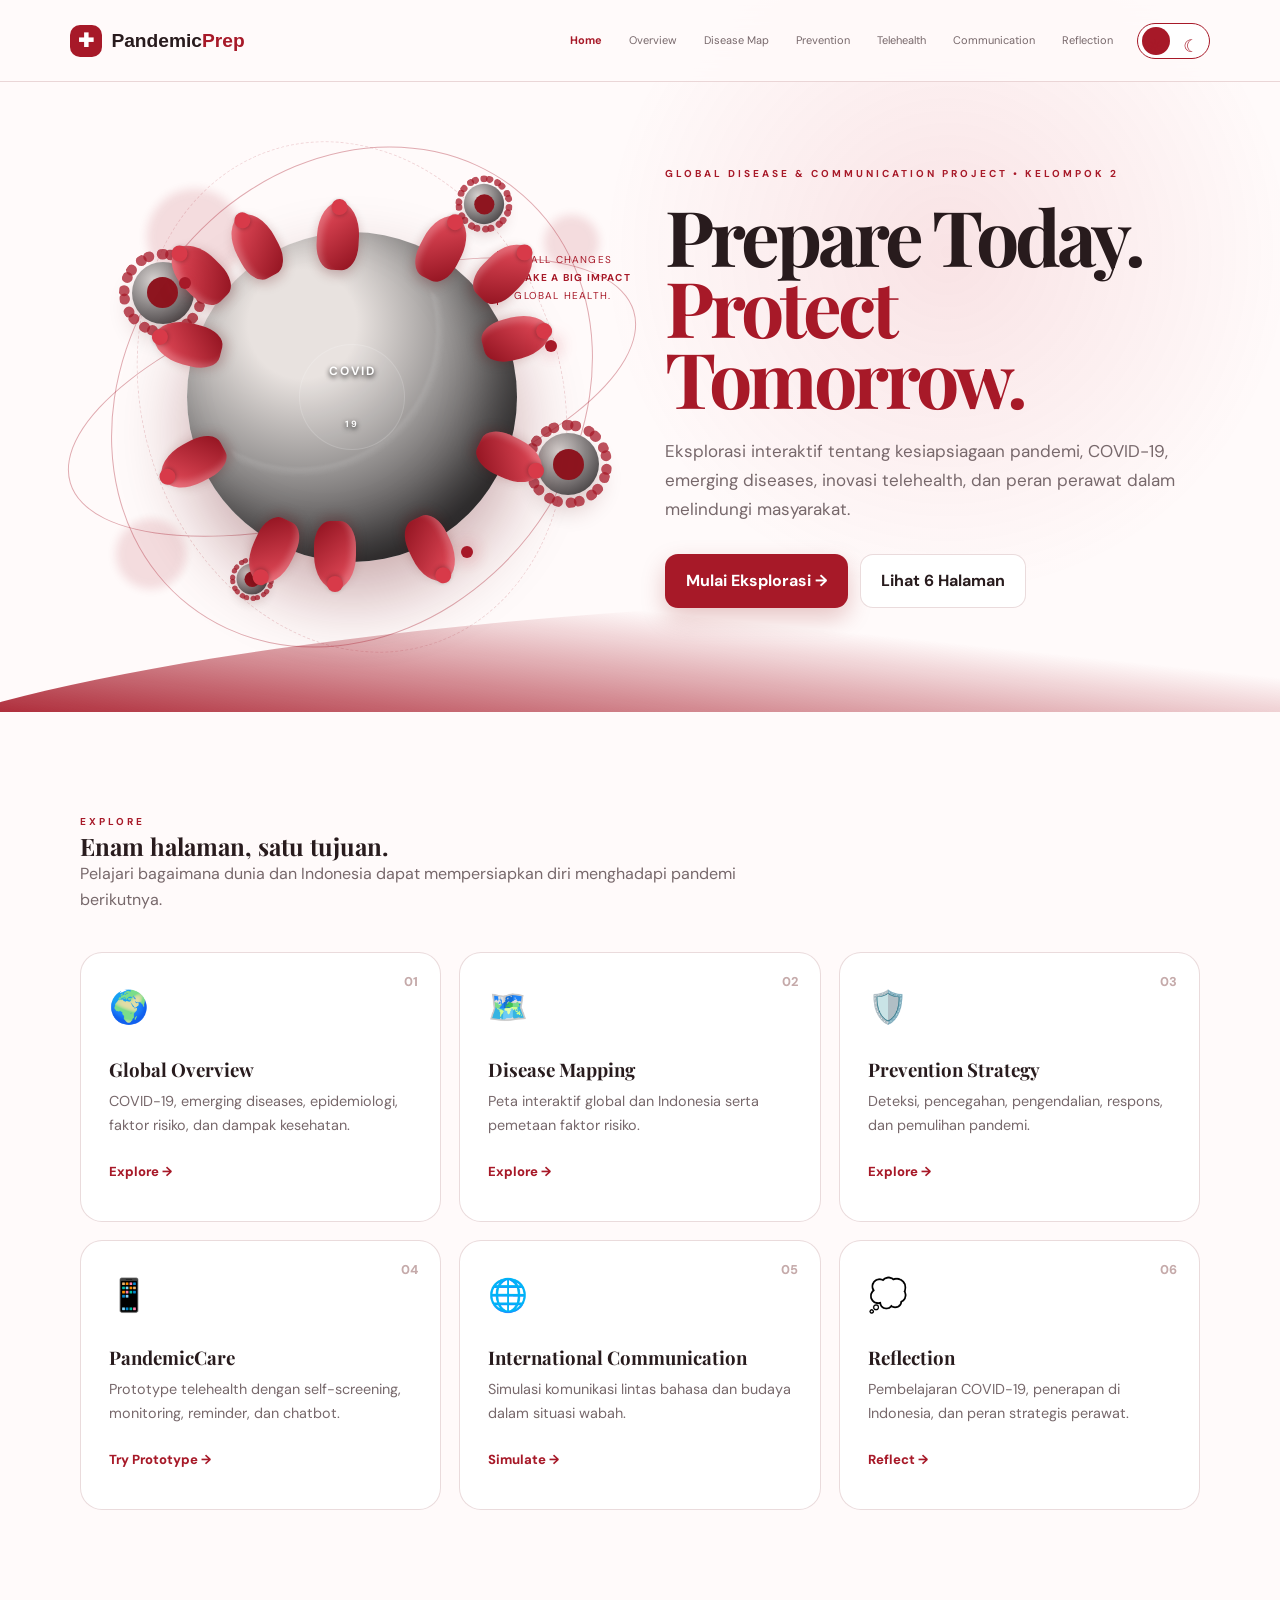
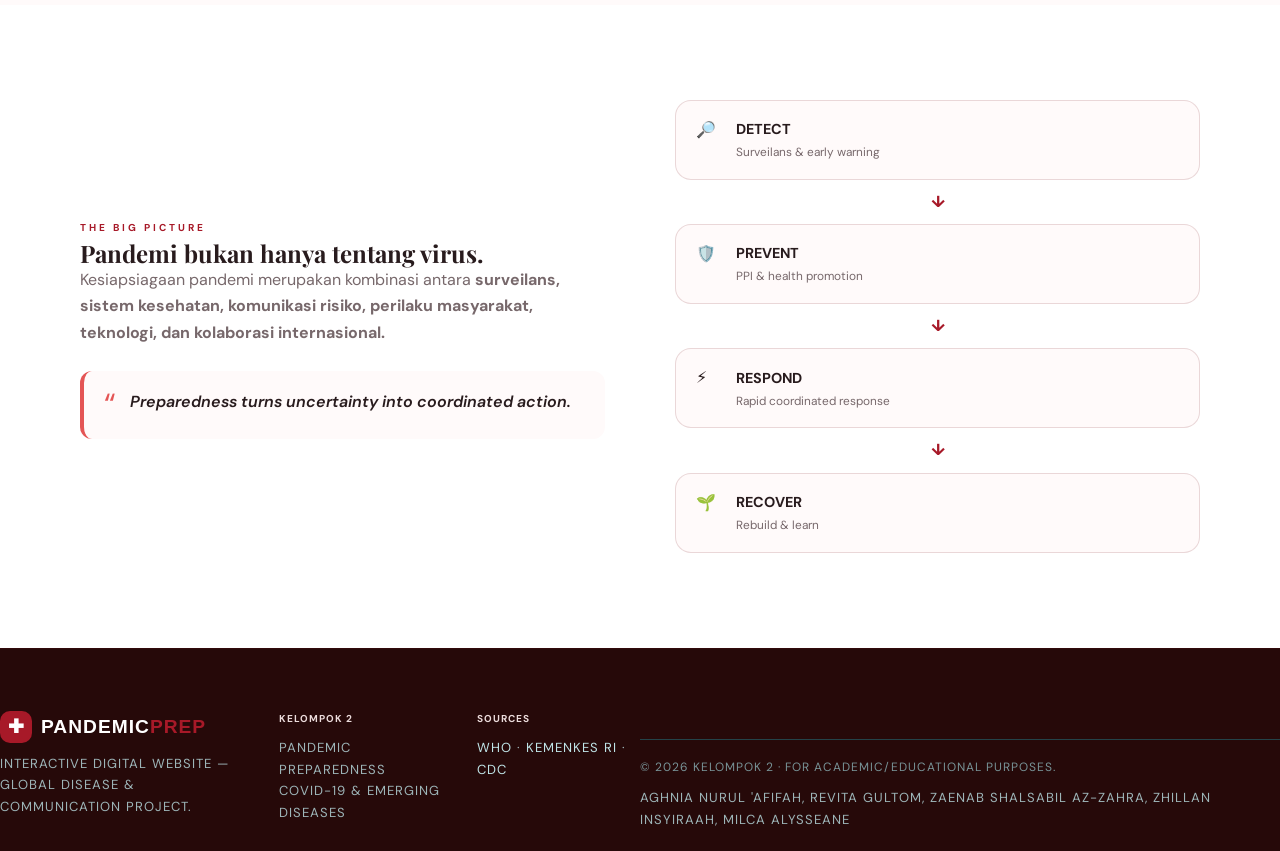
<file: index.html>
<!DOCTYPE html>
<html lang="id">

<head>
  <meta charset="UTF-8">

  <meta
    name="viewport"
    content="width=device-width, initial-scale=1.0"
  >

  <meta
    name="description"
    content="Interactive Digital Website Kelompok 2 - Pandemic Preparedness: COVID-19 & Emerging Diseases"
  >

  <title>Pandemic Preparedness | Kelompok 2</title>

  <link rel="preconnect" href="https://fonts.googleapis.com">
  <link rel="preconnect" href="https://fonts.gstatic.com" crossorigin>

  <link
    href="https://fonts.googleapis.com/css2?family=DM+Sans:wght@400;500;600;700&family=Playfair+Display:wght@600;700&display=swap"
    rel="stylesheet"
  >

  <link rel="stylesheet" href="style.css">
</head>

<body>

  <!-- =========================
       SCROLL PROGRESS
  ========================== -->
  <div id="progress"></div>

  <!-- =========================
       NAVBAR
  ========================== -->
  <header class="navbar">

    <a class="brand" href="index.html">
      <span class="brand-mark">✚</span>

      <span>
        Pandemic<span>Prep</span>
      </span>
    </a>

    <button
      class="menu-toggle"
      aria-label="Buka menu"
    >
      ☰
    </button>

    <nav class="nav-links">
      <a href="index.html" class="active">Home</a>
      <a href="pages/overview.html">Overview</a>
      <a href="pages/mapping.html">Disease Map</a>
      <a href="pages/prevention.html">Prevention</a>
      <a href="pages/telehealth.html">Telehealth</a>
      <a href="pages/communication.html">Communication</a>
      <a href="pages/reflection.html">Reflection</a>
    </nav>

    <button
      class="theme-toggle"
      id="themeToggle"
      aria-label="Toggle day and night mode"
    >
      <span class="sun">☼</span>
      <span class="moon">☾</span>
      <span class="toggle-knob"></span>
    </button>

  </header>


  <!-- =========================
       MAIN CONTENT
  ========================== -->
  <main>


    <!-- =========================
         HERO
    ========================== -->
   <section class="hero">

    <!-- KIRI: VIRUS -->
    <div class="hero-visual" id="heroVisual">

        <div class="ambient ambient-1"></div>
        <div class="ambient ambient-2"></div>
        <div class="ambient ambient-3"></div>

        <div class="orbit orbit-a"></div>
        <div class="orbit orbit-b"></div>
        <div class="orbit orbit-c"></div>

        <div class="orbit-dot od1"></div>
        <div class="orbit-dot od2"></div>
        <div class="orbit-dot od3"></div>

        <div class="covid covid-main" data-depth="1">

            <div class="spike s1"></div>
            <div class="spike s2"></div>
            <div class="spike s3"></div>
            <div class="spike s4"></div>
            <div class="spike s5"></div>
            <div class="spike s6"></div>
            <div class="spike s7"></div>
            <div class="spike s8"></div>
            <div class="spike s9"></div>
            <div class="spike s10"></div>
            <div class="spike s11"></div>
            <div class="spike s12"></div>

            <div class="core-text">
                COVID
                <small>19</small>
            </div>

        </div>

        <div class="covid covid-small c1" data-depth=".5">
            <div class="mini-core"></div>
        </div>

        <div class="covid covid-small c2" data-depth=".7">
            <div class="mini-core"></div>
        </div>

        <div class="covid covid-small c3" data-depth=".4">
            <div class="mini-core"></div>
        </div>

        <div class="covid covid-small c4" data-depth=".6">
            <div class="mini-core"></div>
        </div>

        <div class="side-note">
            SMALL CHANGES<br>
            <b>MAKE A BIG IMPACT</b><br>
            GLOBAL HEALTH.
        </div>

    </div>


    <!-- KANAN: TULISAN -->
    <div class="hero-copy">

        <div class="eyebrow">
            GLOBAL DISEASE & COMMUNICATION PROJECT • KELOMPOK 2
        </div>

        <h1>
            Prepare Today.<br>
            <span>Protect<br>Tomorrow.</span>
        </h1>

        <p>
            Eksplorasi interaktif tentang kesiapsiagaan pandemi,
            COVID-19, emerging diseases, inovasi telehealth,
            dan peran perawat dalam melindungi masyarakat.
        </p>

        <div class="hero-actions">
            <a href="#explore" class="btn btn-primary">
                Mulai Eksplorasi →
            </a>

            <a href="#explore" class="btn btn-ghost">
                Lihat 6 Halaman
            </a>
        </div>

    </div>

</section>

    <!-- =========================
         QUICK NAVIGATION
    ========================== -->
    <section
  class="section"
  id="explore"
>

      <div class="container">

        <div class="section-heading reveal">

          <span class="eyebrow">
            EXPLORE
          </span>

          <h2>
            Enam halaman, satu tujuan.
          </h2>

          <p>
            Pelajari bagaimana dunia dan Indonesia
            dapat mempersiapkan diri menghadapi
            pandemi berikutnya.
          </p>

        </div>


        <div class="feature-grid">


          <!-- CARD 01 -->
          <a
            class="feature-card reveal"
            href="pages/overview.html"
          >

            <span class="feature-number">
              01
            </span>

            <span class="feature-icon">
              🌍
            </span>

            <h3>
              Global Overview
            </h3>

            <p>
              COVID-19, emerging diseases,
              epidemiologi, faktor risiko,
              dan dampak kesehatan.
            </p>

            <span class="card-link">
              Explore →
            </span>

          </a>


          <!-- CARD 02 -->
          <a
            class="feature-card reveal delay-1"
            href="pages/mapping.html"
          >

            <span class="feature-number">
              02
            </span>

            <span class="feature-icon">
              🗺️
            </span>

            <h3>
              Disease Mapping
            </h3>

            <p>
              Peta interaktif global dan Indonesia
              serta pemetaan faktor risiko.
            </p>

            <span class="card-link">
              Explore →
            </span>

          </a>


          <!-- CARD 03 -->
          <a
            class="feature-card reveal delay-2"
            href="pages/prevention.html"
          >

            <span class="feature-number">
              03
            </span>

            <span class="feature-icon">
              🛡️
            </span>

            <h3>
              Prevention Strategy
            </h3>

            <p>
              Deteksi, pencegahan, pengendalian,
              respons, dan pemulihan pandemi.
            </p>

            <span class="card-link">
              Explore →
            </span>

          </a>


          <!-- CARD 04 -->
          <a
            class="feature-card reveal"
            href="pages/telehealth.html"
          >

            <span class="feature-number">
              04
            </span>

            <span class="feature-icon">
              📱
            </span>

            <h3>
              PandemicCare
            </h3>

            <p>
              Prototype telehealth dengan
              self-screening, monitoring,
              reminder, dan chatbot.
            </p>

            <span class="card-link">
              Try Prototype →
            </span>

          </a>


          <!-- CARD 05 -->
          <a
            class="feature-card reveal delay-1"
            href="pages/communication.html"
          >

            <span class="feature-number">
              05
            </span>

            <span class="feature-icon">
              🌐
            </span>

            <h3>
              International Communication
            </h3>

            <p>
              Simulasi komunikasi lintas bahasa
              dan budaya dalam situasi wabah.
            </p>

            <span class="card-link">
              Simulate →
            </span>

          </a>


          <!-- CARD 06 -->
          <a
            class="feature-card reveal delay-2"
            href="pages/reflection.html"
          >

            <span class="feature-number">
              06
            </span>

            <span class="feature-icon">
              💭
            </span>

            <h3>
              Reflection
            </h3>

            <p>
              Pembelajaran COVID-19,
              penerapan di Indonesia,
              dan peran strategis perawat.
            </p>

            <span class="card-link">
              Reflect →
            </span>

          </a>

        </div>

      </div>

    </section>


    <!-- =========================
         BIG PICTURE
    ========================== -->
    <section class="section section-soft">

      <div class="container split">


        <!-- LEFT -->
        <div class="reveal">

          <span class="eyebrow">
            THE BIG PICTURE
          </span>

          <h2>
            Pandemi bukan hanya tentang virus.
          </h2>

          <p>
            Kesiapsiagaan pandemi merupakan kombinasi antara
            <strong>
              surveilans, sistem kesehatan,
              komunikasi risiko, perilaku masyarakat,
              teknologi, dan kolaborasi internasional.
            </strong>
          </p>

          <div class="quote-box">

            <span>“</span>

            <p>
              Preparedness turns uncertainty
              into coordinated action.
            </p>

          </div>

        </div>


        <!-- RIGHT -->
        <div class="readiness-diagram reveal delay-1">

          <div class="diagram-node">
            🔎
            <b>DETECT</b>
            <small>
              Surveilans & early warning
            </small>
          </div>

          <div class="diagram-arrow">
            ↓
          </div>

          <div class="diagram-node">
            🛡️
            <b>PREVENT</b>
            <small>
              PPI & health promotion
            </small>
          </div>

          <div class="diagram-arrow">
            ↓
          </div>

          <div class="diagram-node">
            ⚡
            <b>RESPOND</b>
            <small>
              Rapid coordinated response
            </small>
          </div>

          <div class="diagram-arrow">
            ↓
          </div>

          <div class="diagram-node">
            🌱
            <b>RECOVER</b>
            <small>
              Rebuild & learn
            </small>
          </div>

        </div>

      </div>

    </section>

  </main>


  <!-- =========================
       FOOTER
  ========================== -->
  <footer class="footer">

    <div class="container footer-grid">


      <!-- BRAND -->
      <div>

        <a
          class="brand"
          href="index.html"
        >

          <span class="brand-mark">
            ✚
          </span>

          <span>
            Pandemic<span>Prep</span>
          </span>

        </a>

        <p>
          Interactive Digital Website —
          Global Disease & Communication Project.
        </p>

      </div>


      <!-- PROJECT -->
      <div>

        <strong>
          Kelompok 2
        </strong>

        <p>
          Pandemic Preparedness<br>
          COVID-19 & Emerging Diseases
        </p>

      </div>


      <!-- SOURCES -->
      <div>

        <strong>
          Sources
        </strong>

        <p>

          <a
            href="https://www.who.int/"
            target="_blank"
            rel="noopener"
          >
            WHO
          </a>

          ·

          <a
            href="https://www.kemkes.go.id/"
            target="_blank"
            rel="noopener"
          >
            Kemenkes RI
          </a>

          ·

          <a
            href="https://www.cdc.gov/"
            target="_blank"
            rel="noopener"
          >
            CDC
          </a>

        </p>

      </div>

    </div>


    <div class="container footer-bottom">
      © 2026 Kelompok 2 ·
      For academic/educational purposes.
      <p>
      Aghnia Nurul 'Afifah, Revita Gultom, Zaenab Shalsabil Az-zahra,
      Zhillan Insyiraah, Milca Alysseane</p>
    </div>

  </footer>


  <!-- =========================
       JAVASCRIPT
  ========================== -->
  <script src="script.js"></script>

</body>

</html>
</file>
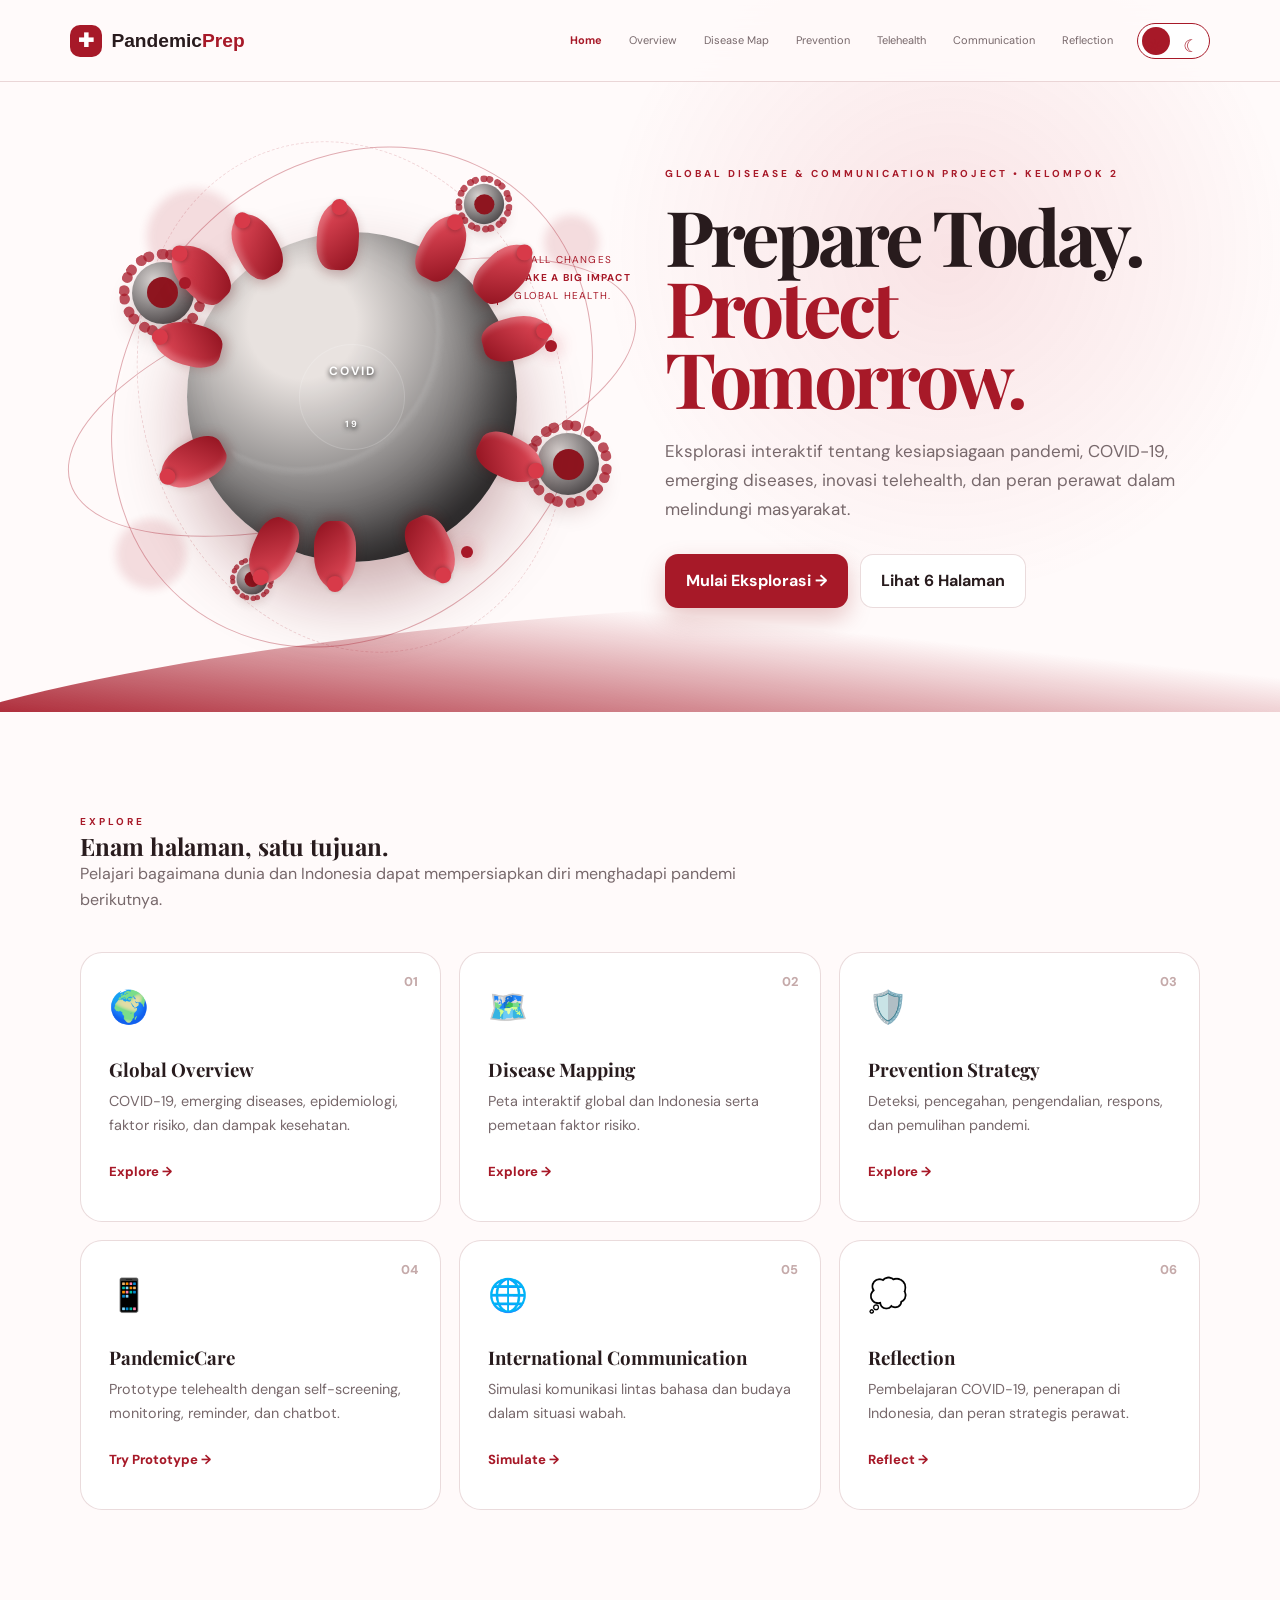
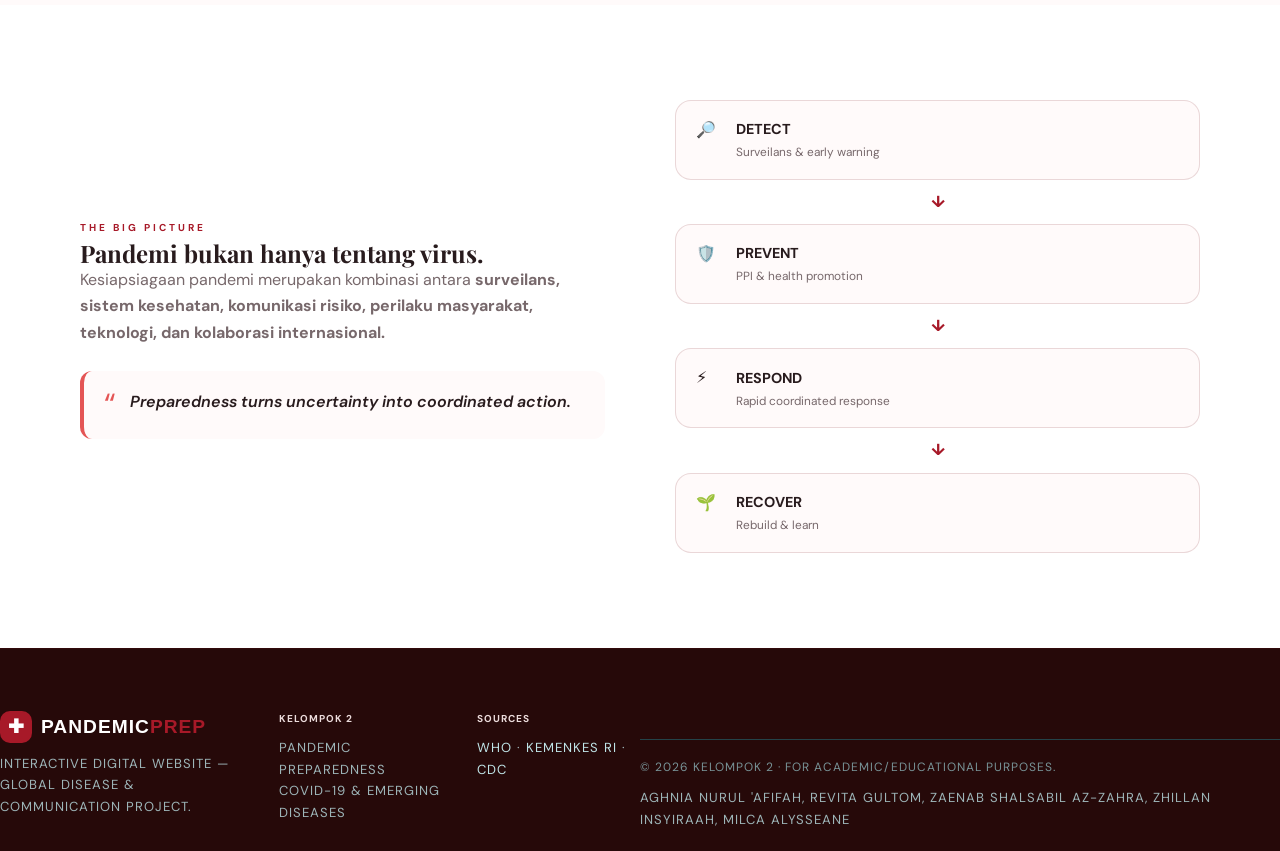
<file: pandemic-preparedness/index.html>
<!DOCTYPE html>
<html lang="id">

<head>
  <meta charset="UTF-8">

  <meta
    name="viewport"
    content="width=device-width, initial-scale=1.0"
  >

  <meta
    name="description"
    content="Interactive Digital Website Kelompok 2 - Pandemic Preparedness: COVID-19 & Emerging Diseases"
  >

  <title>Pandemic Preparedness | Kelompok 2</title>

  <link rel="preconnect" href="https://fonts.googleapis.com">
  <link rel="preconnect" href="https://fonts.gstatic.com" crossorigin>

  <link
    href="https://fonts.googleapis.com/css2?family=DM+Sans:wght@400;500;600;700&family=Playfair+Display:wght@600;700&display=swap"
    rel="stylesheet"
  >

  <link rel="stylesheet" href="style.css">
</head>

<body>

  <!-- =========================
       SCROLL PROGRESS
  ========================== -->
  <div id="progress"></div>


  <!-- =========================
       NAVBAR
  ========================== -->
  <header class="navbar">

    <a class="brand" href="index.html">
      <span class="brand-mark">✚</span>

      <span>
        Pandemic<span>Prep</span>
      </span>
    </a>

    <button
      class="menu-toggle"
      aria-label="Buka menu"
    >
      ☰
    </button>

    <nav class="nav-links">
      <a href="index.html" class="active">Home</a>
      <a href="pages/overview.html">Overview</a>
      <a href="pages/mapping.html">Disease Map</a>
      <a href="pages/prevention.html">Prevention</a>
      <a href="pages/telehealth.html">Telehealth</a>
      <a href="pages/communication.html">Communication</a>
      <a href="pages/reflection.html">Reflection</a>
    </nav>

    <button
      class="theme-toggle"
      id="themeToggle"
      aria-label="Toggle day and night mode"
    >
      <span class="sun">☼</span>
      <span class="moon">☾</span>
      <span class="toggle-knob"></span>
    </button>

  </header>


  <!-- =========================
       MAIN CONTENT
  ========================== -->
  <main>


    <!-- =========================
         HERO
    ========================== -->
   <section class="hero">

    <!-- KIRI: VIRUS -->
    <div class="hero-visual" id="heroVisual">

        <div class="ambient ambient-1"></div>
        <div class="ambient ambient-2"></div>
        <div class="ambient ambient-3"></div>

        <div class="orbit orbit-a"></div>
        <div class="orbit orbit-b"></div>
        <div class="orbit orbit-c"></div>

        <div class="orbit-dot od1"></div>
        <div class="orbit-dot od2"></div>
        <div class="orbit-dot od3"></div>

        <div class="covid covid-main" data-depth="1">

            <div class="spike s1"></div>
            <div class="spike s2"></div>
            <div class="spike s3"></div>
            <div class="spike s4"></div>
            <div class="spike s5"></div>
            <div class="spike s6"></div>
            <div class="spike s7"></div>
            <div class="spike s8"></div>
            <div class="spike s9"></div>
            <div class="spike s10"></div>
            <div class="spike s11"></div>
            <div class="spike s12"></div>

            <div class="core-text">
                COVID
                <small>19</small>
            </div>

        </div>

        <div class="covid covid-small c1" data-depth=".5">
            <div class="mini-core"></div>
        </div>

        <div class="covid covid-small c2" data-depth=".7">
            <div class="mini-core"></div>
        </div>

        <div class="covid covid-small c3" data-depth=".4">
            <div class="mini-core"></div>
        </div>

        <div class="covid covid-small c4" data-depth=".6">
            <div class="mini-core"></div>
        </div>

        <div class="side-note">
            SMALL CHANGES<br>
            <b>MAKE A BIG IMPACT</b><br>
            GLOBAL HEALTH.
        </div>

    </div>


    <!-- KANAN: TULISAN -->
    <div class="hero-copy">

        <div class="eyebrow">
            GLOBAL DISEASE & COMMUNICATION PROJECT • KELOMPOK 2
        </div>

        <h1>
            Prepare Today.<br>
            <span>Protect<br>Tomorrow.</span>
        </h1>

        <p>
            Eksplorasi interaktif tentang kesiapsiagaan pandemi,
            COVID-19, emerging diseases, inovasi telehealth,
            dan peran perawat dalam melindungi masyarakat.
        </p>

        <div class="hero-actions">
            <a href="#explore" class="btn btn-primary">
                Mulai Eksplorasi →
            </a>

            <a href="#explore" class="btn btn-ghost">
                Lihat 6 Halaman
            </a>
        </div>

    </div>

</section>

    <!-- =========================
         QUICK NAVIGATION
    ========================== -->
    <section
      class="section"
      id="quick-nav"
    >

      <div class="container">

        <div class="section-heading reveal">

          <span class="eyebrow">
            EXPLORE
          </span>

          <h2>
            Enam halaman, satu tujuan.
          </h2>

          <p>
            Pelajari bagaimana dunia dan Indonesia
            dapat mempersiapkan diri menghadapi
            pandemi berikutnya.
          </p>

        </div>


        <div class="feature-grid">


          <!-- CARD 01 -->
          <a
            class="feature-card reveal"
            href="pages/overview.html"
          >

            <span class="feature-number">
              01
            </span>

            <span class="feature-icon">
              🌍
            </span>

            <h3>
              Global Overview
            </h3>

            <p>
              COVID-19, emerging diseases,
              epidemiologi, faktor risiko,
              dan dampak kesehatan.
            </p>

            <span class="card-link">
              Explore →
            </span>

          </a>


          <!-- CARD 02 -->
          <a
            class="feature-card reveal delay-1"
            href="pages/mapping.html"
          >

            <span class="feature-number">
              02
            </span>

            <span class="feature-icon">
              🗺️
            </span>

            <h3>
              Disease Mapping
            </h3>

            <p>
              Peta interaktif global dan Indonesia
              serta pemetaan faktor risiko.
            </p>

            <span class="card-link">
              Explore →
            </span>

          </a>


          <!-- CARD 03 -->
          <a
            class="feature-card reveal delay-2"
            href="pages/prevention.html"
          >

            <span class="feature-number">
              03
            </span>

            <span class="feature-icon">
              🛡️
            </span>

            <h3>
              Prevention Strategy
            </h3>

            <p>
              Deteksi, pencegahan, pengendalian,
              respons, dan pemulihan pandemi.
            </p>

            <span class="card-link">
              Explore →
            </span>

          </a>


          <!-- CARD 04 -->
          <a
            class="feature-card reveal"
            href="pages/telehealth.html"
          >

            <span class="feature-number">
              04
            </span>

            <span class="feature-icon">
              📱
            </span>

            <h3>
              PandemicCare
            </h3>

            <p>
              Prototype telehealth dengan
              self-screening, monitoring,
              reminder, dan chatbot.
            </p>

            <span class="card-link">
              Try Prototype →
            </span>

          </a>


          <!-- CARD 05 -->
          <a
            class="feature-card reveal delay-1"
            href="pages/communication.html"
          >

            <span class="feature-number">
              05
            </span>

            <span class="feature-icon">
              🌐
            </span>

            <h3>
              International Communication
            </h3>

            <p>
              Simulasi komunikasi lintas bahasa
              dan budaya dalam situasi wabah.
            </p>

            <span class="card-link">
              Simulate →
            </span>

          </a>


          <!-- CARD 06 -->
          <a
            class="feature-card reveal delay-2"
            href="pages/reflection.html"
          >

            <span class="feature-number">
              06
            </span>

            <span class="feature-icon">
              💭
            </span>

            <h3>
              Reflection
            </h3>

            <p>
              Pembelajaran COVID-19,
              penerapan di Indonesia,
              dan peran strategis perawat.
            </p>

            <span class="card-link">
              Reflect →
            </span>

          </a>

        </div>

      </div>

    </section>


    <!-- =========================
         BIG PICTURE
    ========================== -->
    <section class="section section-soft">

      <div class="container split">


        <!-- LEFT -->
        <div class="reveal">

          <span class="eyebrow">
            THE BIG PICTURE
          </span>

          <h2>
            Pandemi bukan hanya tentang virus.
          </h2>

          <p>
            Kesiapsiagaan pandemi merupakan kombinasi antara
            <strong>
              surveilans, sistem kesehatan,
              komunikasi risiko, perilaku masyarakat,
              teknologi, dan kolaborasi internasional.
            </strong>
          </p>

          <div class="quote-box">

            <span>“</span>

            <p>
              Preparedness turns uncertainty
              into coordinated action.
            </p>

          </div>

        </div>


        <!-- RIGHT -->
        <div class="readiness-diagram reveal delay-1">

          <div class="diagram-node">
            🔎
            <b>DETECT</b>
            <small>
              Surveilans & early warning
            </small>
          </div>

          <div class="diagram-arrow">
            ↓
          </div>

          <div class="diagram-node">
            🛡️
            <b>PREVENT</b>
            <small>
              PPI & health promotion
            </small>
          </div>

          <div class="diagram-arrow">
            ↓
          </div>

          <div class="diagram-node">
            ⚡
            <b>RESPOND</b>
            <small>
              Rapid coordinated response
            </small>
          </div>

          <div class="diagram-arrow">
            ↓
          </div>

          <div class="diagram-node">
            🌱
            <b>RECOVER</b>
            <small>
              Rebuild & learn
            </small>
          </div>

        </div>

      </div>

    </section>

  </main>


  <!-- =========================
       FOOTER
  ========================== -->
  <footer class="footer">

    <div class="container footer-grid">


      <!-- BRAND -->
      <div>

        <a
          class="brand"
          href="index.html"
        >

          <span class="brand-mark">
            ✚
          </span>

          <span>
            Pandemic<span>Prep</span>
          </span>

        </a>

        <p>
          Interactive Digital Website —
          Global Disease & Communication Project.
        </p>

      </div>


      <!-- PROJECT -->
      <div>

        <strong>
          Kelompok 2
        </strong>

        <p>
          Pandemic Preparedness<br>
          COVID-19 & Emerging Diseases
        </p>

      </div>


      <!-- SOURCES -->
      <div>

        <strong>
          Sources
        </strong>

        <p>

          <a
            href="https://www.who.int/"
            target="_blank"
            rel="noopener"
          >
            WHO
          </a>

          ·

          <a
            href="https://www.kemkes.go.id/"
            target="_blank"
            rel="noopener"
          >
            Kemenkes RI
          </a>

          ·

          <a
            href="https://www.cdc.gov/"
            target="_blank"
            rel="noopener"
          >
            CDC
          </a>

        </p>

      </div>

    </div>


    <div class="container footer-bottom">
      © 2026 Kelompok 2 ·
      For academic/educational purposes.
      <p>
      Aghnia Nurul 'Afifah, Revita Gultom, Zaenab Shalsabil Az-zahra,
      Zhillan Insyiraah, Milca Alysseane</p>
    </div>

  </footer>


  <!-- =========================
       JAVASCRIPT
  ========================== -->
  <script src="script.js"></script>

</body>

</html>
</file>
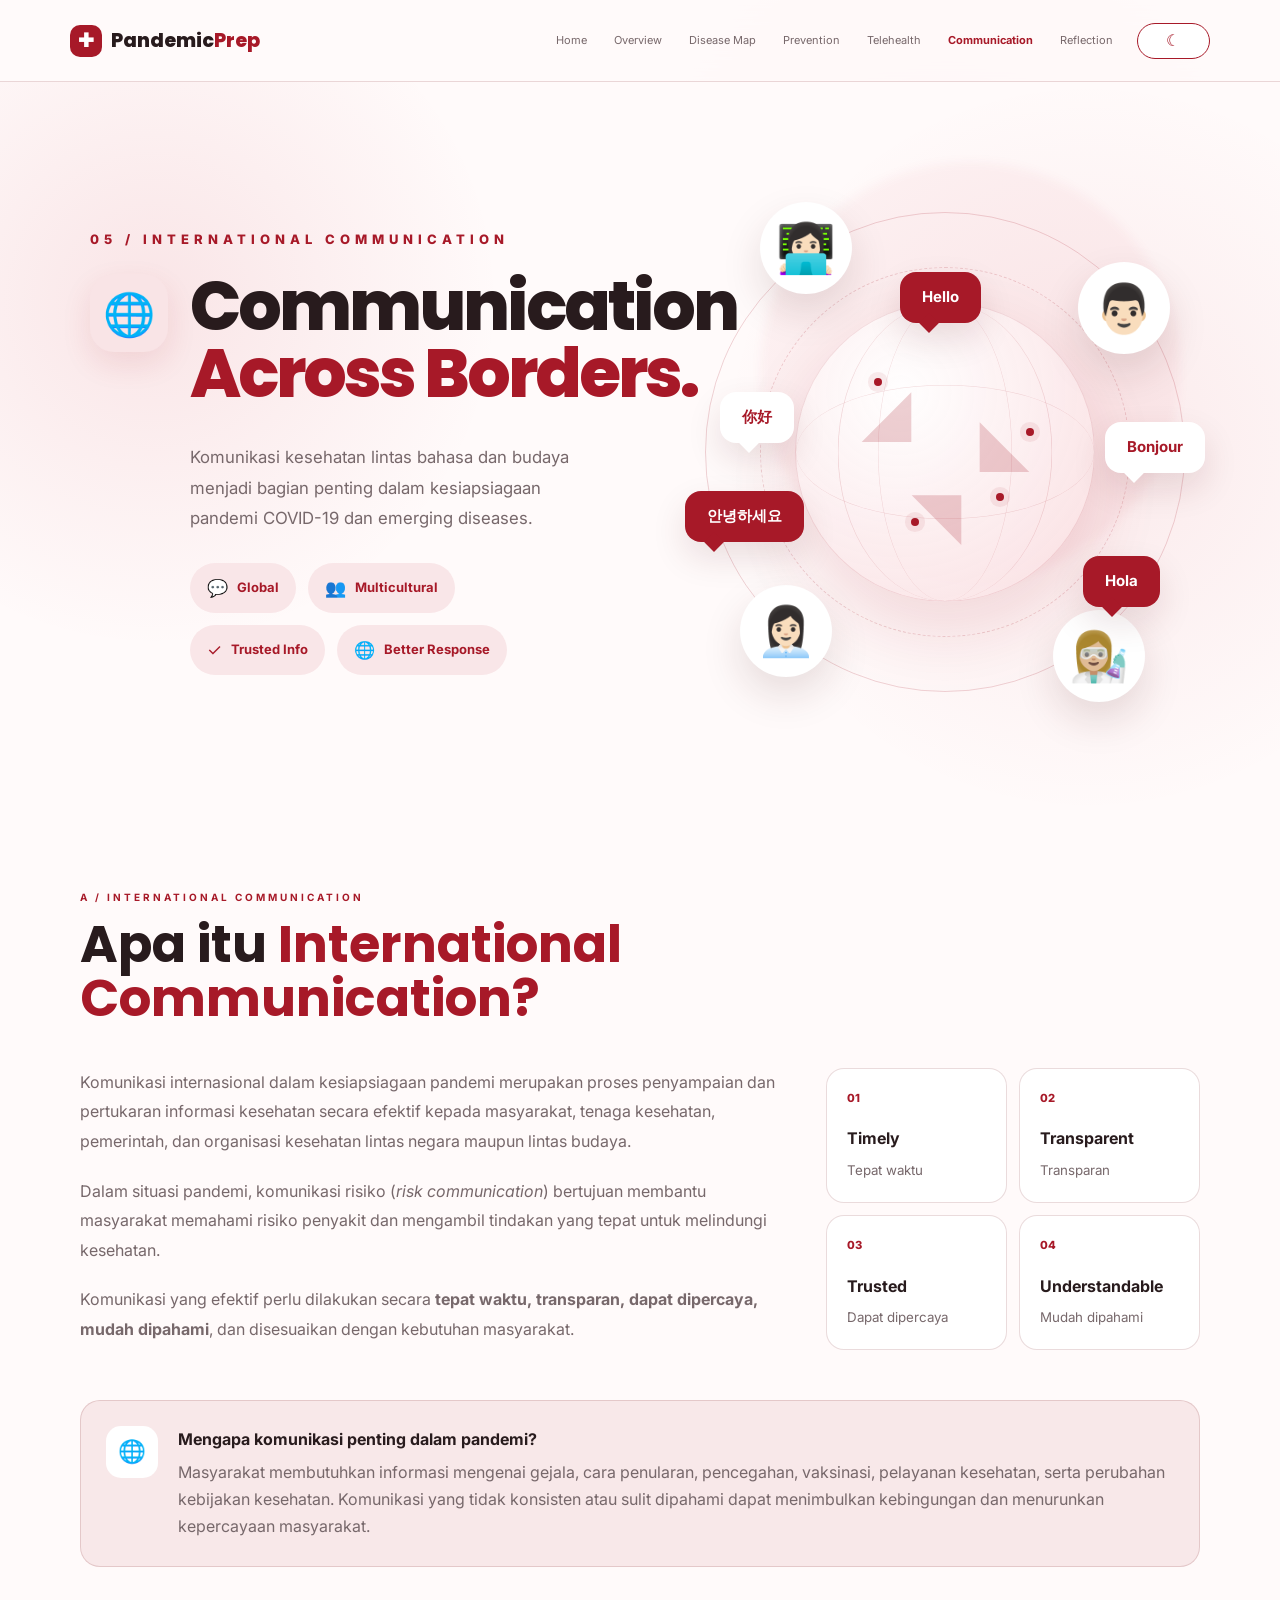
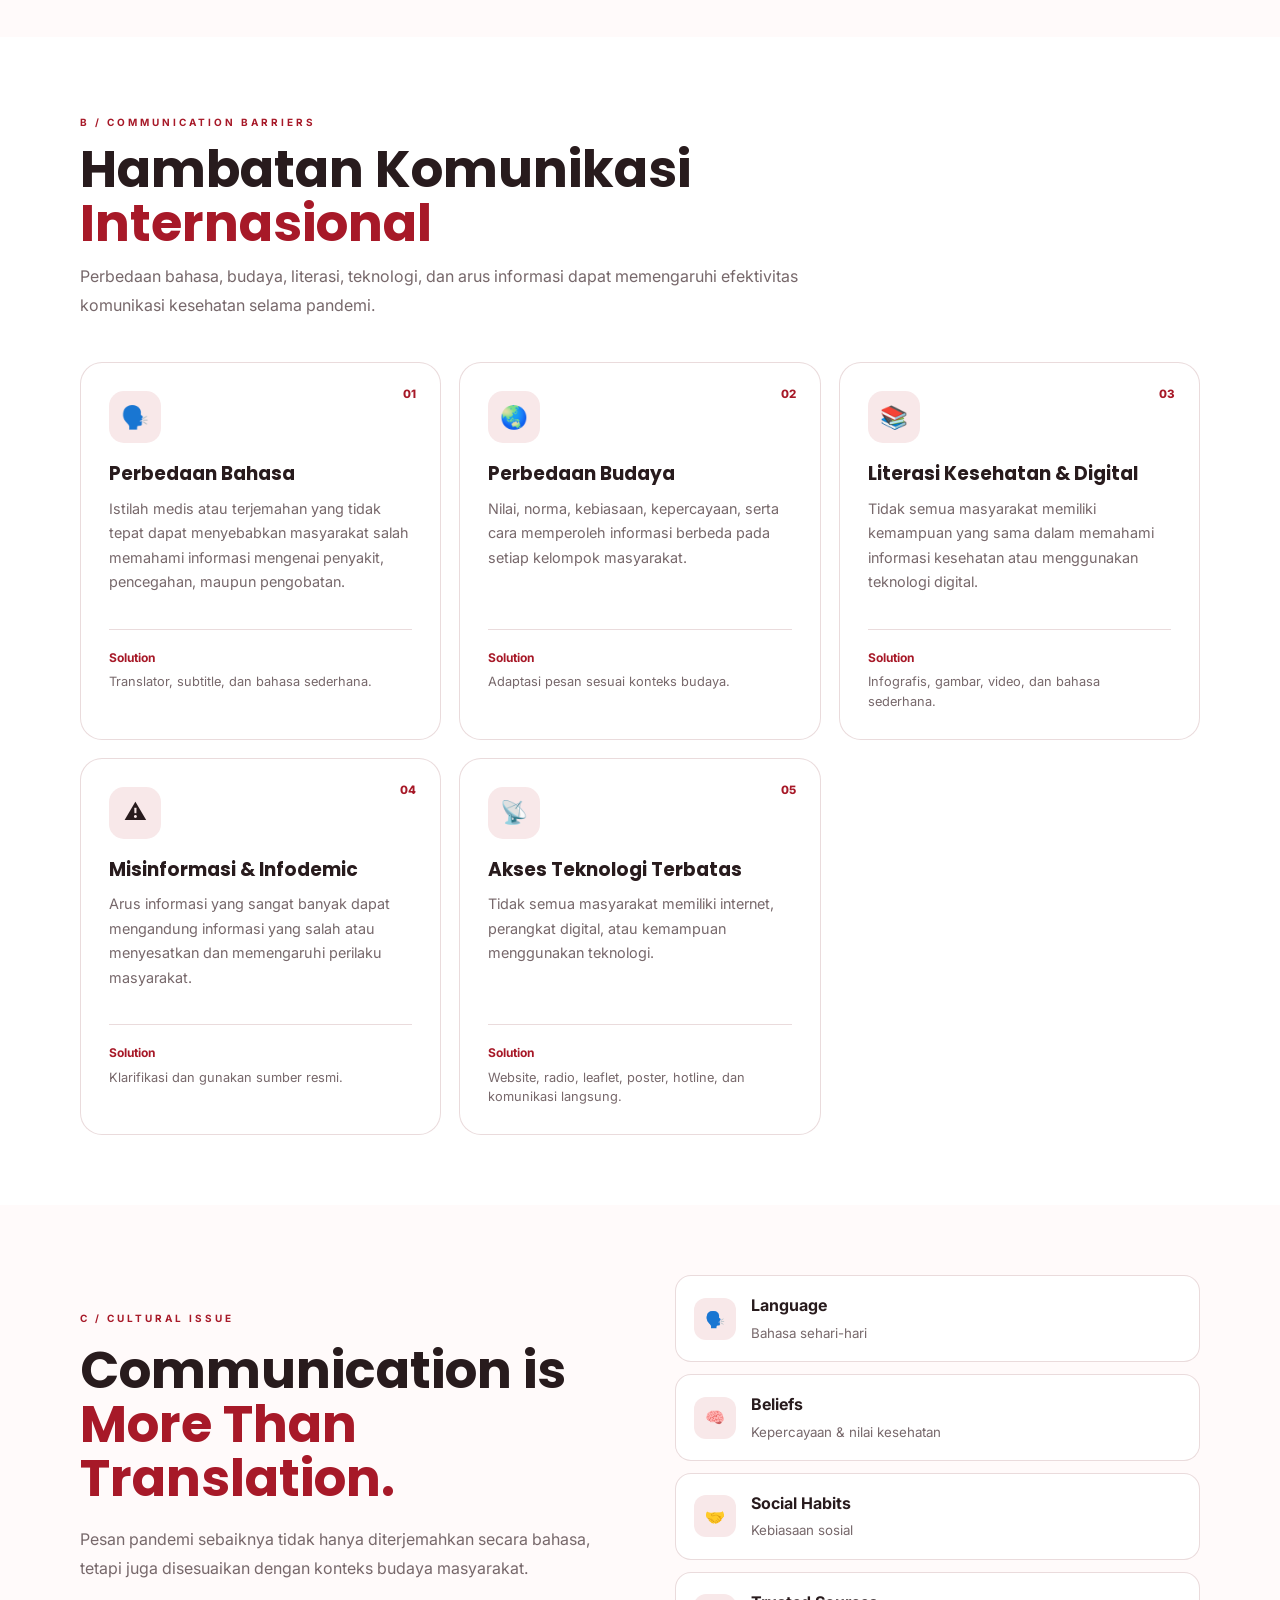
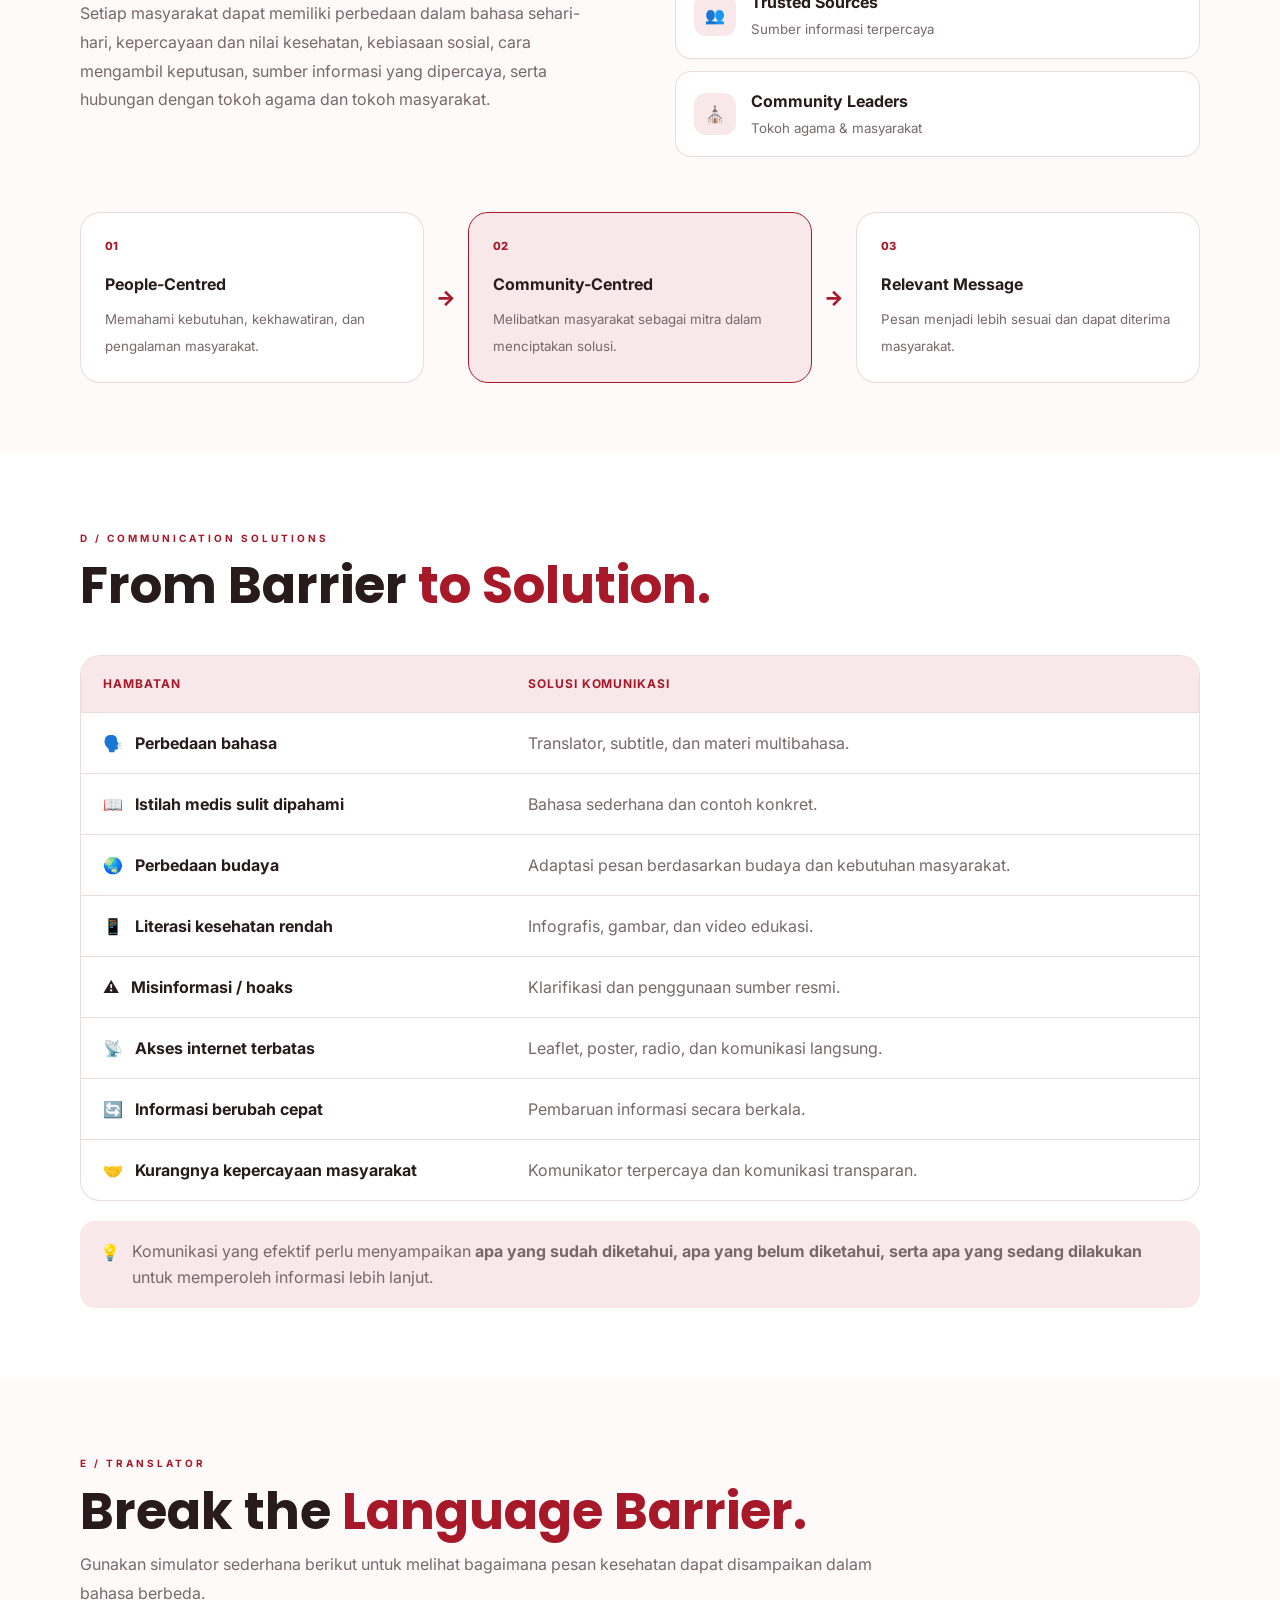
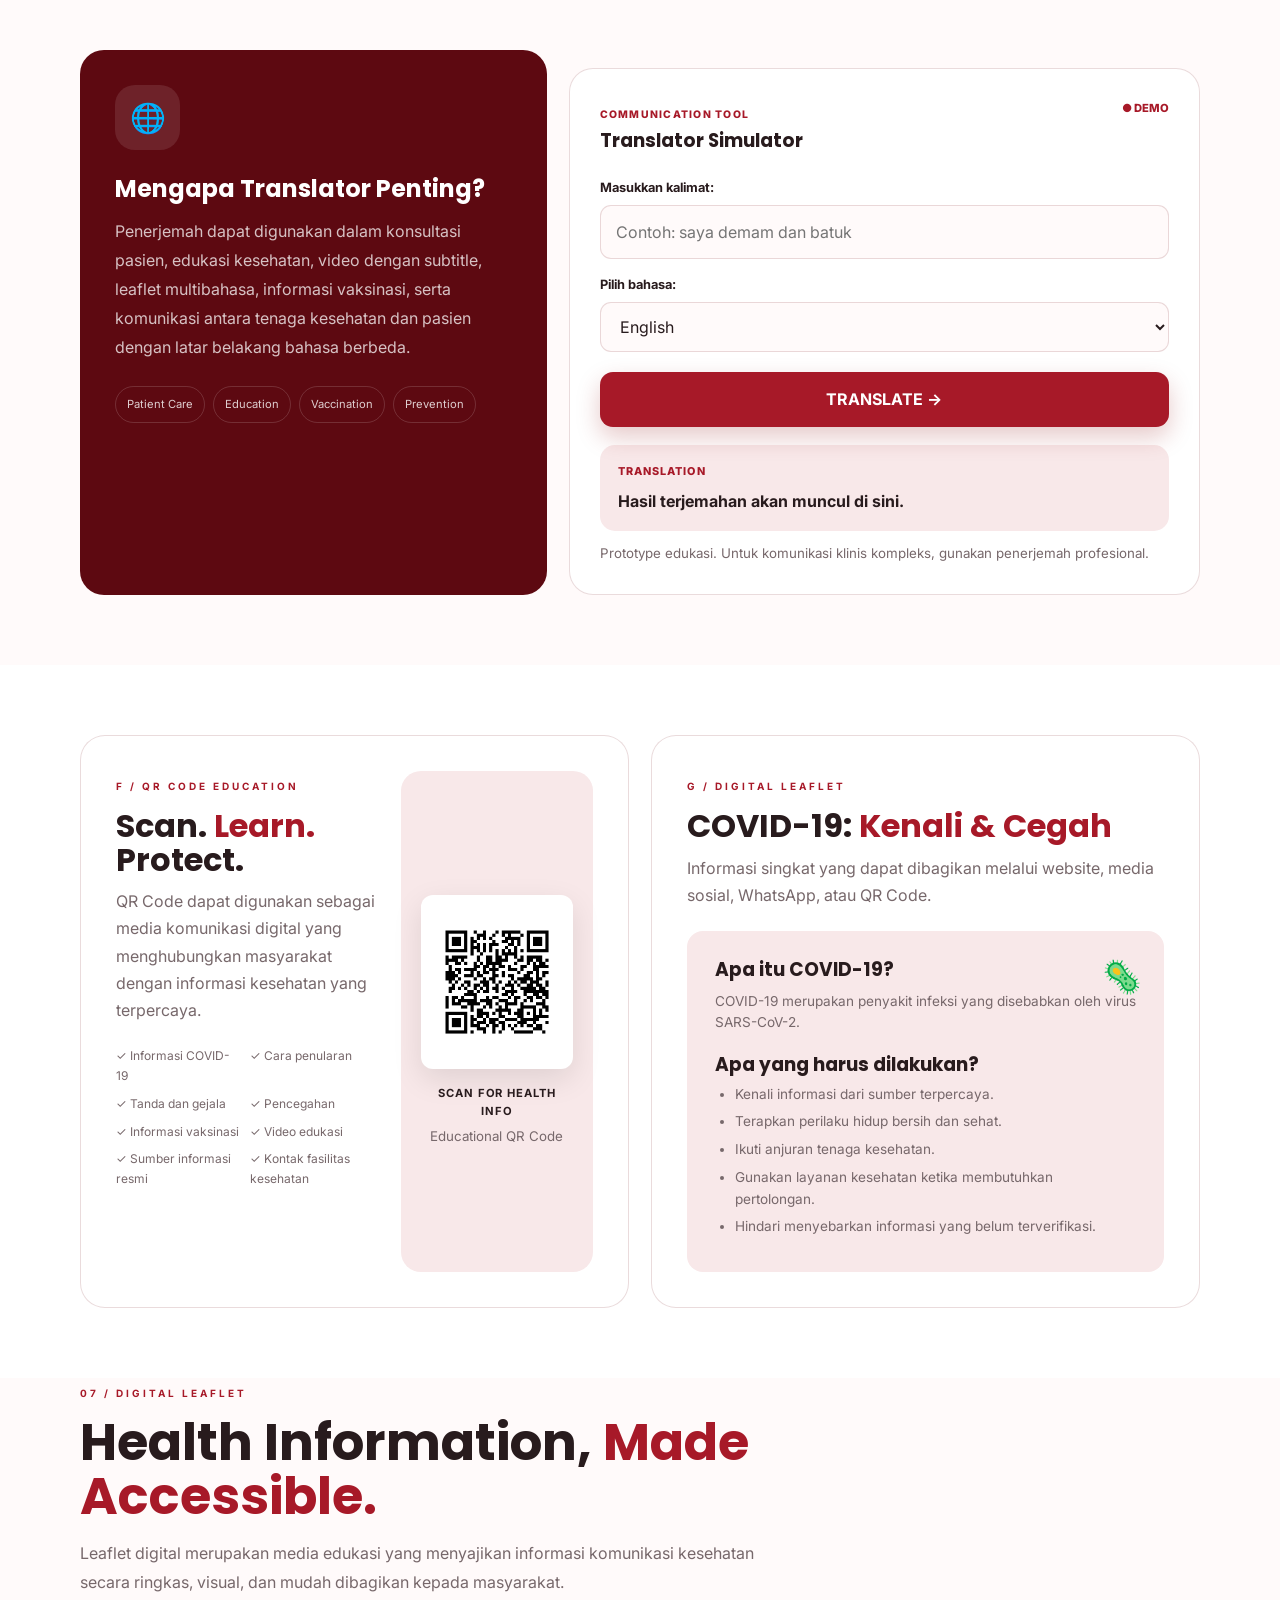
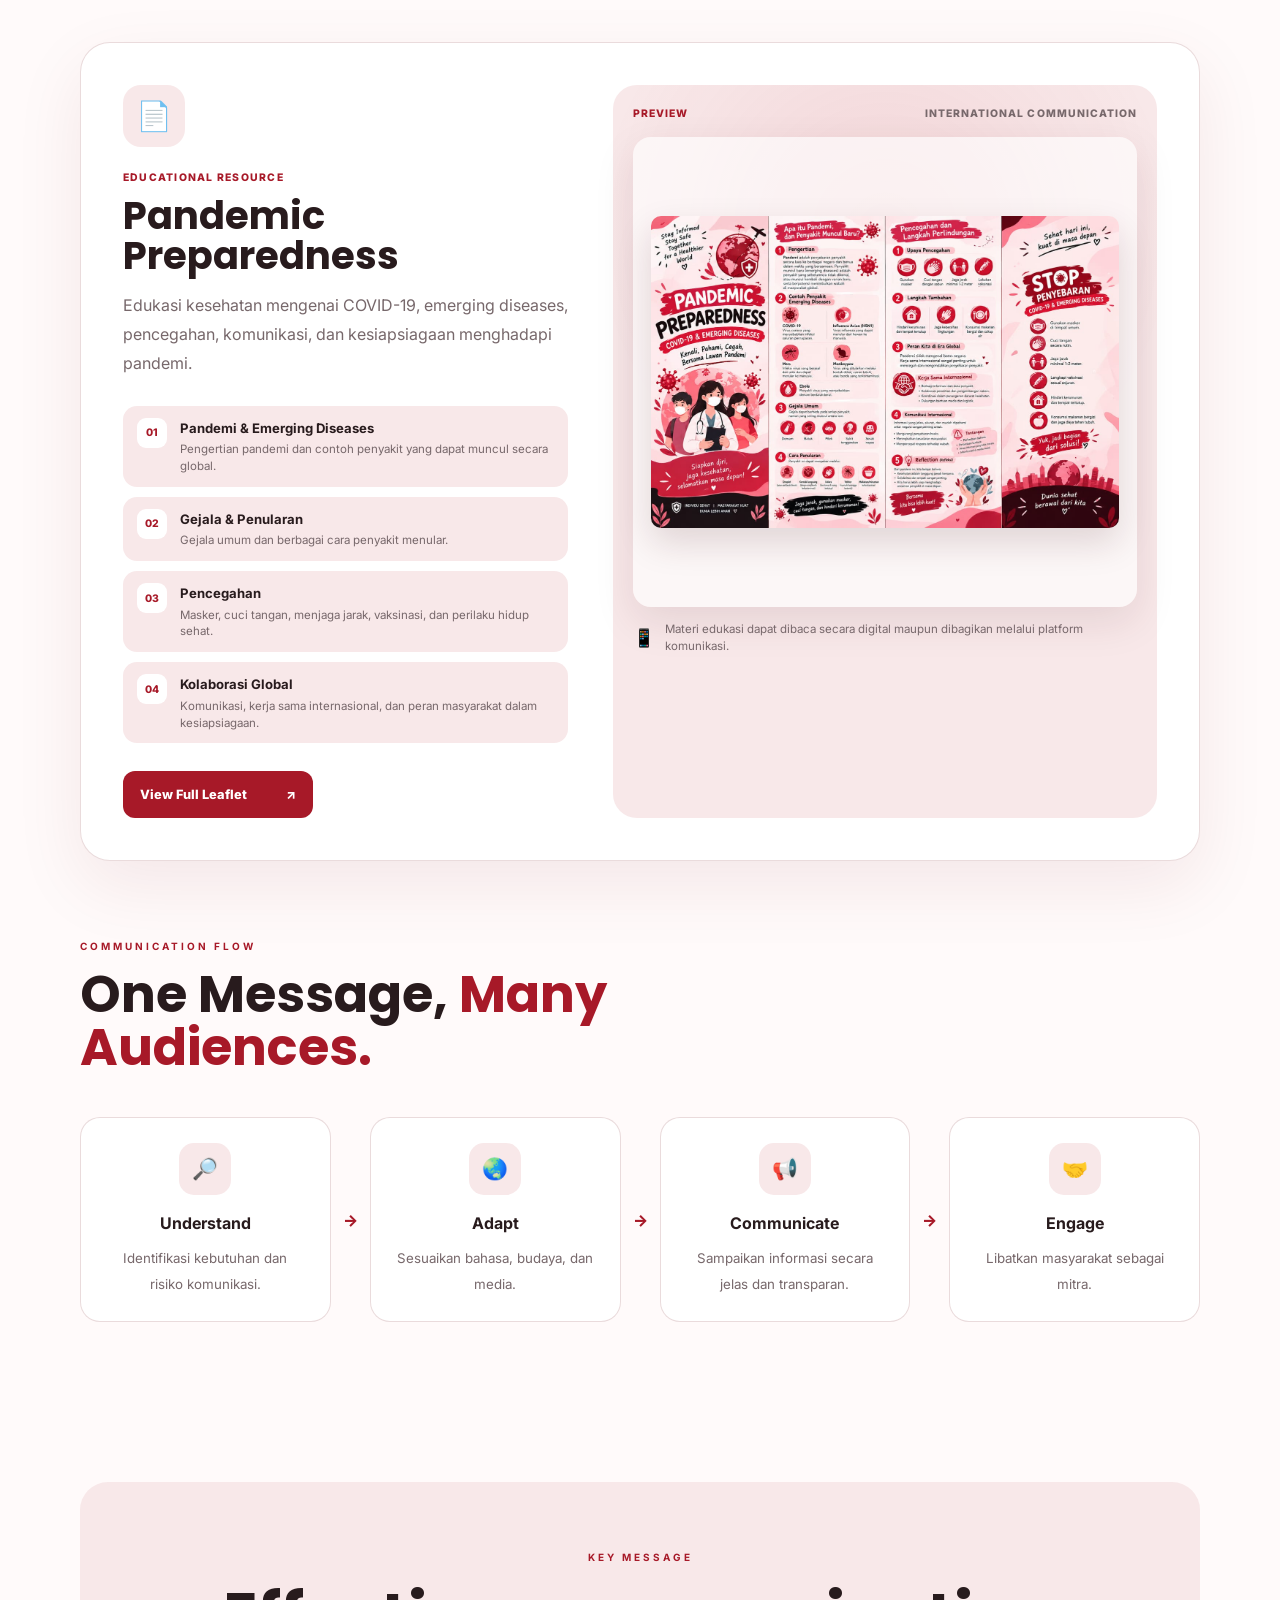
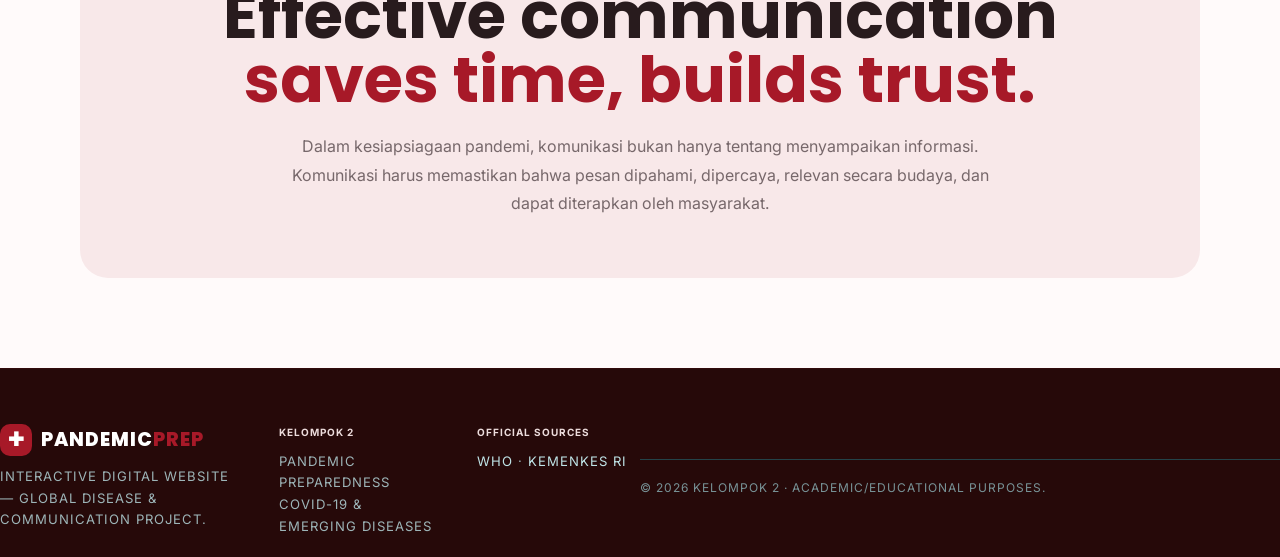
<file: pages/communication.html>
<!DOCTYPE html>
<html lang="id"><head><meta charset="UTF-8"><meta name="viewport" content="width=device-width,initial-scale=1">
<title>05 International Communication | PandemicPrep Kelompok 2</title>
<link rel="preconnect" href="https://fonts.googleapis.com"><link rel="preconnect" href="https://fonts.gstatic.com" crossorigin>
<link href="https://fonts.googleapis.com/css2?family=Inter:wght@400;500;600;700;800&family=Poppins:wght@600;700;800&display=swap" rel="stylesheet">

<link rel="stylesheet" href="../style.css">
<link rel="stylesheet" href="communication.css">


</head>

<body><div id="progress">

</div><header class="navbar">
<a class="brand" href="../index.html">
    <span class="brand-mark">✚</span>
    <span>Pandemic<span>Prep</span></span></a>

<button class="menu-toggle">☰</button>
<nav class="nav-links">
<a href="../index.html">Home</a>
<a href="overview.html">Overview</a>
<a href="mapping.html">Disease Map</a>
<a href="prevention.html">Prevention</a>
<a href="telehealth.html">Telehealth</a>
<a class="active" href="communication.html">Communication</a>
<a href="reflection.html">Reflection</a>
</nav>
<button class="theme-toggle" id="themeToggle">☾</button>
</header>
<main>
    <main class="communication-page">

    <!-- =========================================
         HERO
    ========================================== -->

    <section class="communication-hero">
    <div class="communication-hero-inner">

        <!-- LEFT : TITLE -->
        <div class="communication-hero-content">

            <span class="communication-eyebrow">
                05 / INTERNATIONAL COMMUNICATION
            </span>

            <div class="communication-title-row">
                <div class="communication-title-icon">
                    🌐
                </div>

                <h1>
                    Communication
                    <span>Across Borders.</span>
                </h1>
            </div>

            <p class="communication-hero-text">
                Komunikasi kesehatan lintas bahasa dan budaya
                menjadi bagian penting dalam kesiapsiagaan pandemi
                COVID-19 dan emerging diseases.
            </p>

            <div class="communication-tags">

                <div class="communication-tag">
                    <span>💬</span>
                    <b>Global</b>
                </div>

                <div class="communication-tag">
                    <span>👥</span>
                    <b>Multicultural</b>
                </div>

                <div class="communication-tag">
                    <span>✓</span>
                    <b>Trusted Info</b>
                </div>

                <div class="communication-tag">
                    <span>🌐</span>
                    <b>Better Response</b>
                </div>

            </div>

        </div>

<!-- RIGHT : ILLUSTRATION -->
<div class="communication-hero-visual">

    <!-- Orbits -->
    <div class="communication-orbit orbit-1"></div>
    <div class="communication-orbit orbit-2"></div>

    <!-- Globe -->
    <div class="communication-globe">

        <!-- Globe grid -->
        <div class="globe-line horizontal"></div>
        <div class="globe-line vertical"></div>
        <div class="globe-line vertical second"></div>

        <!-- Globe dots -->
        <div class="globe-dot dot-1"></div>
        <div class="globe-dot dot-2"></div>
        <div class="globe-dot dot-3"></div>
        <div class="globe-dot dot-4"></div>

        <!-- Simple land shapes -->
        <div class="globe-land land-1">◢</div>
        <div class="globe-land land-2">◣</div>
        <div class="globe-land land-3">◥</div>

    </div>


    <!-- People -->
    <div class="communication-person person-1">
        👩🏻‍💻
    </div>

    <div class="communication-person person-2">
        👨🏻
    </div>

    <div class="communication-person person-3">
        👩🏻‍💼
    </div>

    <div class="communication-person person-4">
        👩🏼‍🔬
    </div>


    <!-- Speech bubbles -->
    <div class="communication-bubble bubble-1">
        Hello
    </div>

    <div class="communication-bubble bubble-2">
        你好
    </div>

    <div class="communication-bubble bubble-3">
        Bonjour
    </div>

    <div class="communication-bubble bubble-4">
        Hola
    </div>

    <div class="communication-bubble bubble-5">
        안녕하세요
    </div>

</div>

    </div>
</section>

    <!-- =========================================
         A. PENGERTIAN
    ========================================== -->

    <section class="content-section">

        <div class="container">

            <div class="section-heading reveal">

                <span class="eyebrow">
                    A / INTERNATIONAL COMMUNICATION
                </span>

                <h2>
                    Apa itu
                    <span>International Communication?</span>
                </h2>

            </div>


            <div class="communication-intro">

                <div class="intro-main reveal">

                    <p>
                        Komunikasi internasional dalam kesiapsiagaan pandemi
                        merupakan proses penyampaian dan pertukaran informasi
                        kesehatan secara efektif kepada masyarakat, tenaga
                        kesehatan, pemerintah, dan organisasi kesehatan
                        lintas negara maupun lintas budaya.
                    </p>

                    <p>
                        Dalam situasi pandemi, komunikasi risiko
                        (<em>risk communication</em>) bertujuan membantu
                        masyarakat memahami risiko penyakit dan mengambil
                        tindakan yang tepat untuk melindungi kesehatan.
                    </p>

                    <p>
                        Komunikasi yang efektif perlu dilakukan secara
                        <strong>tepat waktu, transparan, dapat dipercaya,
                        mudah dipahami</strong>, dan disesuaikan dengan
                        kebutuhan masyarakat.
                    </p>

                </div>


                <div class="communication-principles reveal delay-1">

                    <div class="principle">
                        <span>01</span>
                        <strong>Timely</strong>
                        <small>Tepat waktu</small>
                    </div>

                    <div class="principle">
                        <span>02</span>
                        <strong>Transparent</strong>
                        <small>Transparan</small>
                    </div>

                    <div class="principle">
                        <span>03</span>
                        <strong>Trusted</strong>
                        <small>Dapat dipercaya</small>
                    </div>

                    <div class="principle">
                        <span>04</span>
                        <strong>Understandable</strong>
                        <small>Mudah dipahami</small>
                    </div>

                </div>

            </div>


            <div class="highlight-box reveal">

                <div class="highlight-icon">
                    🌐
                </div>

                <div>

                    <strong>
                        Mengapa komunikasi penting dalam pandemi?
                    </strong>

                    <p>
                        Masyarakat membutuhkan informasi mengenai gejala,
                        cara penularan, pencegahan, vaksinasi, pelayanan
                        kesehatan, serta perubahan kebijakan kesehatan.
                        Komunikasi yang tidak konsisten atau sulit dipahami
                        dapat menimbulkan kebingungan dan menurunkan
                        kepercayaan masyarakat.
                    </p>

                </div>

            </div>

        </div>

    </section>


    <!-- =========================================
         B. HAMBATAN KOMUNIKASI
    ========================================== -->

    <section class="content-section section-soft">

        <div class="container">

            <div class="section-heading reveal">

                <span class="eyebrow">
                    B / COMMUNICATION BARRIERS
                </span>

                <h2>
                    Hambatan Komunikasi
                    <span>Internasional</span>
                </h2>

                <p>
                    Perbedaan bahasa, budaya, literasi, teknologi,
                    dan arus informasi dapat memengaruhi efektivitas
                    komunikasi kesehatan selama pandemi.
                </p>

            </div>


            <div class="barrier-grid">

                <!-- 01 -->

                <article class="barrier-card reveal">

                    <span class="barrier-number">
                        01
                    </span>

                    <div class="barrier-icon">
                        🗣️
                    </div>

                    <h3>
                        Perbedaan Bahasa
                    </h3>

                    <p>
                        Istilah medis atau terjemahan yang tidak tepat
                        dapat menyebabkan masyarakat salah memahami
                        informasi mengenai penyakit, pencegahan,
                        maupun pengobatan.
                    </p>

                    <div class="solution-mini">
                        <strong>Solution</strong>
                        <span>
                            Translator, subtitle, dan bahasa sederhana.
                        </span>
                    </div>

                </article>


                <!-- 02 -->

                <article class="barrier-card reveal delay-1">

                    <span class="barrier-number">
                        02
                    </span>

                    <div class="barrier-icon">
                        🌏
                    </div>

                    <h3>
                        Perbedaan Budaya
                    </h3>

                    <p>
                        Nilai, norma, kebiasaan, kepercayaan,
                        serta cara memperoleh informasi berbeda
                        pada setiap kelompok masyarakat.
                    </p>

                    <div class="solution-mini">
                        <strong>Solution</strong>
                        <span>
                            Adaptasi pesan sesuai konteks budaya.
                        </span>
                    </div>

                </article>


                <!-- 03 -->

                <article class="barrier-card reveal delay-2">

                    <span class="barrier-number">
                        03
                    </span>

                    <div class="barrier-icon">
                        📚
                    </div>

                    <h3>
                        Literasi Kesehatan & Digital
                    </h3>

                    <p>
                        Tidak semua masyarakat memiliki kemampuan
                        yang sama dalam memahami informasi kesehatan
                        atau menggunakan teknologi digital.
                    </p>

                    <div class="solution-mini">
                        <strong>Solution</strong>
                        <span>
                            Infografis, gambar, video, dan bahasa sederhana.
                        </span>
                    </div>

                </article>


                <!-- 04 -->

                <article class="barrier-card reveal">

                    <span class="barrier-number">
                        04
                    </span>

                    <div class="barrier-icon">
                        ⚠️
                    </div>

                    <h3>
                        Misinformasi & Infodemic
                    </h3>

                    <p>
                        Arus informasi yang sangat banyak dapat
                        mengandung informasi yang salah atau menyesatkan
                        dan memengaruhi perilaku masyarakat.
                    </p>

                    <div class="solution-mini">
                        <strong>Solution</strong>
                        <span>
                            Klarifikasi dan gunakan sumber resmi.
                        </span>
                    </div>

                </article>


                <!-- 05 -->

                <article class="barrier-card reveal delay-1">

                    <span class="barrier-number">
                        05
                    </span>

                    <div class="barrier-icon">
                        📡
                    </div>

                    <h3>
                        Akses Teknologi Terbatas
                    </h3>

                    <p>
                        Tidak semua masyarakat memiliki internet,
                        perangkat digital, atau kemampuan menggunakan
                        teknologi.
                    </p>

                    <div class="solution-mini">
                        <strong>Solution</strong>
                        <span>
                            Website, radio, leaflet, poster, hotline,
                            dan komunikasi langsung.
                        </span>
                    </div>

                </article>

            </div>

        </div>

    </section>


    <!-- =========================================
         C. CULTURAL ISSUE
    ========================================== -->

    <section class="content-section">

        <div class="container">

            <div class="culture-layout">

                <div class="culture-copy reveal">

                    <span class="eyebrow">
                        C / CULTURAL ISSUE
                    </span>

                    <h2>
                        Communication is
                        <span>More Than Translation.</span>
                    </h2>

                    <p>
                        Pesan pandemi sebaiknya tidak hanya diterjemahkan
                        secara bahasa, tetapi juga disesuaikan dengan
                        konteks budaya masyarakat.
                    </p>

                    <p>
                        Setiap masyarakat dapat memiliki perbedaan dalam
                        bahasa sehari-hari, kepercayaan dan nilai kesehatan,
                        kebiasaan sosial, cara mengambil keputusan, sumber
                        informasi yang dipercaya, serta hubungan dengan
                        tokoh agama dan tokoh masyarakat.
                    </p>

                </div>


                <div class="culture-factors reveal delay-1">

                    <div class="culture-factor">
                        <span>🗣️</span>
                        <div>
                            <strong>Language</strong>
                            <small>Bahasa sehari-hari</small>
                        </div>
                    </div>

                    <div class="culture-factor">
                        <span>🧠</span>
                        <div>
                            <strong>Beliefs</strong>
                            <small>Kepercayaan & nilai kesehatan</small>
                        </div>
                    </div>

                    <div class="culture-factor">
                        <span>🤝</span>
                        <div>
                            <strong>Social Habits</strong>
                            <small>Kebiasaan sosial</small>
                        </div>
                    </div>

                    <div class="culture-factor">
                        <span>👥</span>
                        <div>
                            <strong>Trusted Sources</strong>
                            <small>Sumber informasi terpercaya</small>
                        </div>
                    </div>

                    <div class="culture-factor">
                        <span>⛪</span>
                        <div>
                            <strong>Community Leaders</strong>
                            <small>Tokoh agama & masyarakat</small>
                        </div>
                    </div>

                </div>

            </div>


            <div class="people-centred reveal">

                <div class="people-node">
                    <span>01</span>
                    <strong>People-Centred</strong>
                    <small>
                        Memahami kebutuhan, kekhawatiran,
                        dan pengalaman masyarakat.
                    </small>
                </div>

                <div class="people-arrow">
                    →
                </div>

                <div class="people-node active-node">
                    <span>02</span>
                    <strong>Community-Centred</strong>
                    <small>
                        Melibatkan masyarakat sebagai mitra
                        dalam menciptakan solusi.
                    </small>
                </div>

                <div class="people-arrow">
                    →
                </div>

                <div class="people-node">
                    <span>03</span>
                    <strong>Relevant Message</strong>
                    <small>
                        Pesan menjadi lebih sesuai dan
                        dapat diterima masyarakat.
                    </small>
                </div>

            </div>

        </div>

    </section>


    <!-- =========================================
         D. SOLUTION TABLE
    ========================================== -->

    <section class="content-section section-soft">

        <div class="container">

            <div class="section-heading reveal">

                <span class="eyebrow">
                    D / COMMUNICATION SOLUTIONS
                </span>

                <h2>
                    From Barrier
                    <span>to Solution.</span>
                </h2>

            </div>


            <div class="solution-table-wrap reveal">

                <table class="solution-table">

                    <thead>

                        <tr>
                            <th>Hambatan</th>
                            <th>Solusi Komunikasi</th>
                        </tr>

                    </thead>

                    <tbody>

                        <tr>
                            <td>
                                <span class="table-icon">🗣️</span>
                                Perbedaan bahasa
                            </td>

                            <td>
                                Translator, subtitle, dan materi
                                multibahasa.
                            </td>
                        </tr>


                        <tr>
                            <td>
                                <span class="table-icon">📖</span>
                                Istilah medis sulit dipahami
                            </td>

                            <td>
                                Bahasa sederhana dan contoh konkret.
                            </td>
                        </tr>


                        <tr>
                            <td>
                                <span class="table-icon">🌏</span>
                                Perbedaan budaya
                            </td>

                            <td>
                                Adaptasi pesan berdasarkan budaya
                                dan kebutuhan masyarakat.
                            </td>
                        </tr>


                        <tr>
                            <td>
                                <span class="table-icon">📱</span>
                                Literasi kesehatan rendah
                            </td>

                            <td>
                                Infografis, gambar, dan video edukasi.
                            </td>
                        </tr>


                        <tr>
                            <td>
                                <span class="table-icon">⚠️</span>
                                Misinformasi / hoaks
                            </td>

                            <td>
                                Klarifikasi dan penggunaan sumber resmi.
                            </td>
                        </tr>


                        <tr>
                            <td>
                                <span class="table-icon">📡</span>
                                Akses internet terbatas
                            </td>

                            <td>
                                Leaflet, poster, radio, dan komunikasi
                                langsung.
                            </td>
                        </tr>


                        <tr>
                            <td>
                                <span class="table-icon">🔄</span>
                                Informasi berubah cepat
                            </td>

                            <td>
                                Pembaruan informasi secara berkala.
                            </td>
                        </tr>


                        <tr>
                            <td>
                                <span class="table-icon">🤝</span>
                                Kurangnya kepercayaan masyarakat
                            </td>

                            <td>
                                Komunikator terpercaya dan komunikasi
                                transparan.
                            </td>
                        </tr>

                    </tbody>

                </table>

            </div>


            <div class="transparency-note reveal">

                <span>💡</span>

                <p>
                    Komunikasi yang efektif perlu menyampaikan
                    <strong>apa yang sudah diketahui, apa yang belum
                    diketahui, serta apa yang sedang dilakukan</strong>
                    untuk memperoleh informasi lebih lanjut.
                </p>

            </div>

        </div>

    </section>


    <!-- =========================================
         E. TRANSLATOR
    ========================================== -->

    <section class="content-section">

        <div class="container">

            <div class="section-heading reveal">

                <span class="eyebrow">
                    E / TRANSLATOR
                </span>

                <h2>
                    Break the
                    <span>Language Barrier.</span>
                </h2>

                <p>
                    Gunakan simulator sederhana berikut untuk melihat
                    bagaimana pesan kesehatan dapat disampaikan dalam
                    bahasa berbeda.
                </p>

            </div>


            <div class="translator-layout">

                <!-- LEFT -->

                <div class="translator-info reveal">

                    <div class="translator-globe">
                        🌐
                    </div>

                    <h3>
                        Mengapa Translator Penting?
                    </h3>

                    <p>
                        Penerjemah dapat digunakan dalam konsultasi pasien,
                        edukasi kesehatan, video dengan subtitle, leaflet
                        multibahasa, informasi vaksinasi, serta komunikasi
                        antara tenaga kesehatan dan pasien dengan latar
                        belakang bahasa berbeda.
                    </p>

                    <div class="translator-tags">

                        <span>Patient Care</span>
                        <span>Education</span>
                        <span>Vaccination</span>
                        <span>Prevention</span>

                    </div>

                </div>


                <!-- RIGHT -->

                <div class="translator-box reveal delay-1">

                    <div class="translator-header">

                        <div>
                            <span class="mini-label">
                                COMMUNICATION TOOL
                            </span>

                            <h3>
                                Translator Simulator
                            </h3>
                        </div>

                        <span class="translator-status">
                            ● DEMO
                        </span>

                    </div>


                    <label for="translateInput">
                        Masukkan kalimat:
                    </label>

                    <input
                        type="text"
                        id="translateInput"
                        placeholder="Contoh: saya demam dan batuk"
                    >


                    <label for="translateLang">
                        Pilih bahasa:
                    </label>

                    <select id="translateLang">

                        <option value="en">
                            English
                        </option>

                        <option value="de">
                            Deutsch
                        </option>
                        
                        <option value="jp">
                            Japanese
                        </option>
                    </select>


                    <button
                        class="btn btn-primary"
                        id="translateBtn"
                        type="button"
                    >
                        TRANSLATE →
                    </button>


                    <div class="translate-output">

                        <span>
                            Translation
                        </span>

                        <strong id="translateOutput">
                            Hasil terjemahan akan muncul di sini.
                        </strong>

                    </div>


                    <small class="translator-note">
                        Prototype edukasi. Untuk komunikasi klinis
                        kompleks, gunakan penerjemah profesional.
                    </small>

                </div>

            </div>

        </div>

    </section>


    <!-- =========================================
         F. QR CODE
    ========================================== -->

    <section class="content-section section-soft">

        <div class="container">

            <div class="digital-tools-grid">

                <!-- QR -->

                <div class="qr-card reveal">

                    <div class="qr-content">

                        <span class="eyebrow">
                            F / QR CODE EDUCATION
                        </span>

                        <h2>
                            Scan.
                            <span>Learn.</span>
                            Protect.
                        </h2>

                        <p>
                            QR Code dapat digunakan sebagai media komunikasi
                            digital yang menghubungkan masyarakat dengan
                            informasi kesehatan yang terpercaya.
                        </p>


                        <div class="qr-list">

                            <span>✓ Informasi COVID-19</span>
                            <span>✓ Cara penularan</span>
                            <span>✓ Tanda dan gejala</span>
                            <span>✓ Pencegahan</span>
                            <span>✓ Informasi vaksinasi</span>
                            <span>✓ Video edukasi</span>
                            <span>✓ Sumber informasi resmi</span>
                            <span>✓ Kontak fasilitas kesehatan</span>

                        </div>

                    </div>


                    <div class="qr-visual">

                        <div class="qr-frame">

                            <img
                                src="../assets/qr-who-covid.png"
                                alt="QR Code edukasi COVID-19"
                            >

                        </div>

                        <strong>
                            SCAN FOR HEALTH INFO
                        </strong>

                        <small>
                            Educational QR Code
                        </small>

                    </div>

                </div>


                <!-- DIGITAL LEAFLET -->

                <div class="leaflet-card reveal delay-1">

                    <span class="eyebrow">
                        G / DIGITAL LEAFLET
                    </span>

                    <h2>
                        COVID-19:
                        <span>Kenali & Cegah</span>
                    </h2>

                    <p class="leaflet-intro">
                        Informasi singkat yang dapat dibagikan melalui
                        website, media sosial, WhatsApp, atau QR Code.
                    </p>


                    <div class="leaflet-body">

                        <div class="leaflet-virus">
                            🦠
                        </div>

                        <h3>
                            Apa itu COVID-19?
                        </h3>

                        <p>
                            COVID-19 merupakan penyakit infeksi yang
                            disebabkan oleh virus SARS-CoV-2.
                        </p>


                        <h3>
                            Apa yang harus dilakukan?
                        </h3>

                        <ul>

                            <li>
                                Kenali informasi dari sumber terpercaya.
                            </li>

                            <li>
                                Terapkan perilaku hidup bersih dan sehat.
                            </li>

                            <li>
                                Ikuti anjuran tenaga kesehatan.
                            </li>

                            <li>
                                Gunakan layanan kesehatan ketika
                                membutuhkan pertolongan.
                            </li>

                            <li>
                                Hindari menyebarkan informasi yang
                                belum terverifikasi.
                            </li>

                        </ul>

                    </div>

                </div>

            </div>

        </div>

    </section>
<!-- =====================================================
     G. DIGITAL LEAFLET
===================================================== -->

<section class="communication-section digital-leaflet-section">
    <div class="container">

        <div class="section-heading">
            <span class="eyebrow">07 / DIGITAL LEAFLET</span>
            <h2>Health Information, <span>Made Accessible.</span></h2>
            <p>
                Leaflet digital merupakan media edukasi yang menyajikan
                informasi komunikasi kesehatan secara ringkas, visual,
                dan mudah dibagikan kepada masyarakat.
            </p>
        </div>


        <div class="digital-leaflet-card">

            <!-- LEFT : INFORMATION -->
            <div class="digital-leaflet-info">

                <div class="leaflet-icon">
                    📄
                </div>

                <span class="mini-label">
                    EDUCATIONAL RESOURCE
                </span>

                <h3>
    Pandemic Preparedness
</h3>

<p>
    Edukasi kesehatan mengenai COVID-19,
    emerging diseases, pencegahan, komunikasi,
    dan kesiapsiagaan menghadapi pandemi.
</p>

                <div class="leaflet-topics">

                    <div class="leaflet-topic">
    <span>01</span>
    <div>
        <strong>Pandemi & Emerging Diseases</strong>
        <small>
            Pengertian pandemi dan contoh penyakit
            yang dapat muncul secara global.
        </small>
    </div>
</div>

<div class="leaflet-topic">
    <span>02</span>
    <div>
        <strong>Gejala & Penularan</strong>
        <small>
            Gejala umum dan berbagai cara
            penyakit menular.
        </small>
    </div>
</div>

<div class="leaflet-topic">
    <span>03</span>
    <div>
        <strong>Pencegahan</strong>
        <small>
            Masker, cuci tangan, menjaga jarak,
            vaksinasi, dan perilaku hidup sehat.
        </small>
    </div>
</div>

<div class="leaflet-topic">
    <span>04</span>
    <div>
        <strong>Kolaborasi Global</strong>
        <small>
            Komunikasi, kerja sama internasional,
            dan peran masyarakat dalam kesiapsiagaan.
        </small>
    </div>
</div>

                </div>

                <a
                    href="../assets/PandemicPrep.jpg"
                    target="_blank"
                    class="leaflet-open-btn"
                >
                    <span>View Full Leaflet</span>
                    <span>↗</span>
                </a>

            </div>


            <!-- RIGHT : LEAFLET PREVIEW -->
            <div class="digital-leaflet-preview">

                <div class="preview-label">
                    <span>PREVIEW</span>
                    <span>INTERNATIONAL COMMUNICATION</span>
                </div>

                <div class="leaflet-image-frame">

                    <img
                        src="../assets/PandemicPrep.jpg"
                        alt="Leaflet Pandemic Preparedness COVID-19 dan Emerging Diseases"
                    >

                </div>

                <div class="preview-caption">
                    <span>📱</span>
                    <p>
                        Materi edukasi dapat dibaca secara digital
                        maupun dibagikan melalui platform komunikasi.
                    </p>
                </div>

            </div>

        </div>

    </div>
</section>

    <!-- =========================================
         COMMUNICATION FLOW
    ========================================== -->

    <section class="content-section">

        <div class="container">

            <div class="section-heading reveal">

                <span class="eyebrow">
                    COMMUNICATION FLOW
                </span>

                <h2>
                    One Message,
                    <span>Many Audiences.</span>
                </h2>

            </div>


            <div class="communication-flow reveal">

                <div class="flow-item">

                    <div class="flow-icon">
                        🔎
                    </div>

                    <strong>
                        Understand
                    </strong>

                    <small>
                        Identifikasi kebutuhan
                        dan risiko komunikasi.
                    </small>

                </div>


                <div class="flow-line">
                    →
                </div>


                <div class="flow-item">

                    <div class="flow-icon">
                        🌏
                    </div>

                    <strong>
                        Adapt
                    </strong>

                    <small>
                        Sesuaikan bahasa,
                        budaya, dan media.
                    </small>

                </div>


                <div class="flow-line">
                    →
                </div>


                <div class="flow-item">

                    <div class="flow-icon">
                        📢
                    </div>

                    <strong>
                        Communicate
                    </strong>

                    <small>
                        Sampaikan informasi
                        secara jelas dan transparan.
                    </small>

                </div>


                <div class="flow-line">
                    →
                </div>


                <div class="flow-item">

                    <div class="flow-icon">
                        🤝
                    </div>

                    <strong>
                        Engage
                    </strong>

                    <small>
                        Libatkan masyarakat
                        sebagai mitra.
                    </small>

                </div>

            </div>

        </div>

    </section>


    <!-- =========================================
         KEY MESSAGE
    ========================================== -->

    <section class="communication-closing">

        <div class="container">

            <div class="closing-box reveal">

                <span class="eyebrow">
                    KEY MESSAGE
                </span>

                <h2>
                    Effective communication
                    <span>saves time, builds trust.</span>
                </h2>

                <p>
                    Dalam kesiapsiagaan pandemi, komunikasi bukan hanya
                    tentang menyampaikan informasi. Komunikasi harus
                    memastikan bahwa pesan dipahami, dipercaya,
                    relevan secara budaya, dan dapat diterapkan
                    oleh masyarakat.
                </p>

            </div>

        </div>

    </section>

</main>
<footer class="footer"><div class="container footer-grid">
<div><a class="brand" href="../index.html"><span class="brand-mark">✚</span><span>Pandemic<span>Prep</span></span></a><p>Interactive Digital Website — Global Disease & Communication Project.</p></div>
<div><strong>Kelompok 2</strong><p>Pandemic Preparedness<br>COVID-19 & Emerging Diseases</p></div>
<div><strong>Official sources</strong><p><a href="https://www.who.int/" target="_blank" rel="noopener">WHO</a> · <a href="https://www.kemkes.go.id/" target="_blank" rel="noopener">Kemenkes RI</a></p></div>
</div><div class="container footer-bottom">© 2026 Kelompok 2 · Academic/educational purposes.</div></footer>
<script src="../script.js"></script></body></html>
</file>
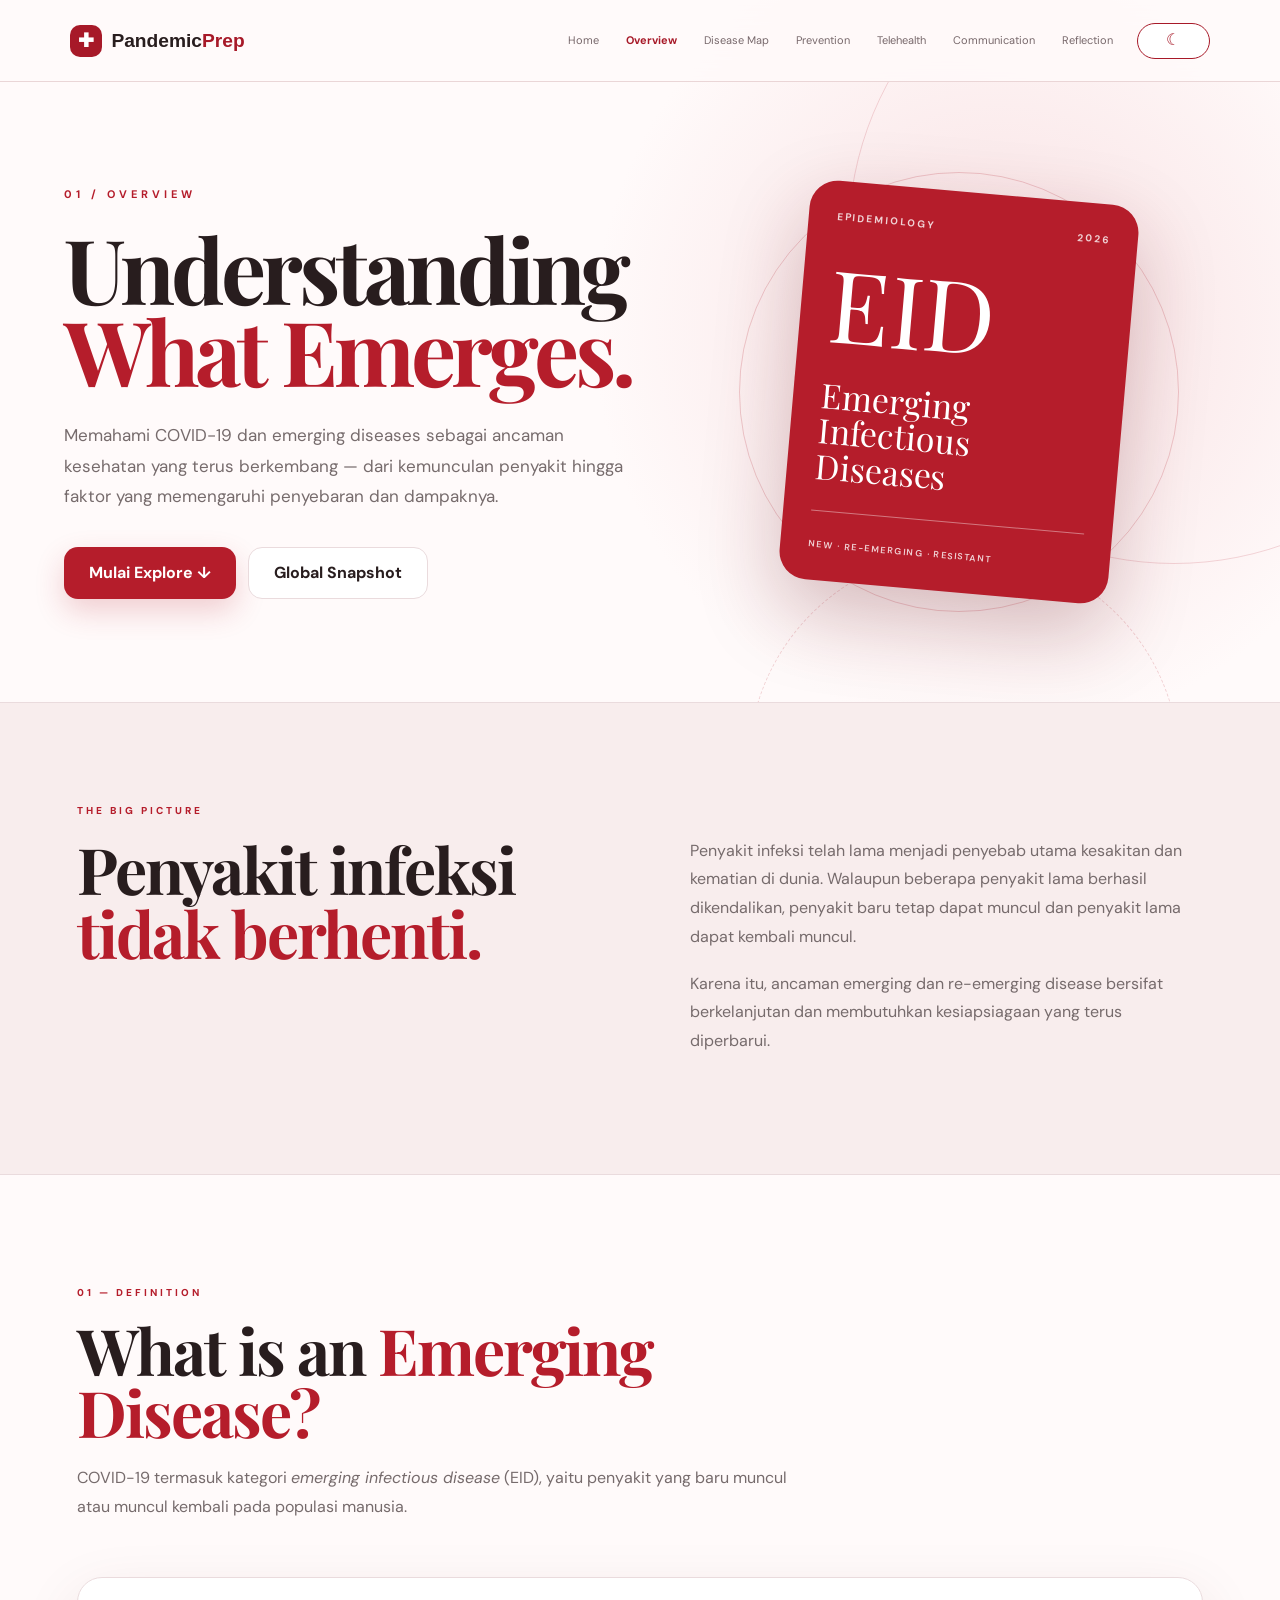
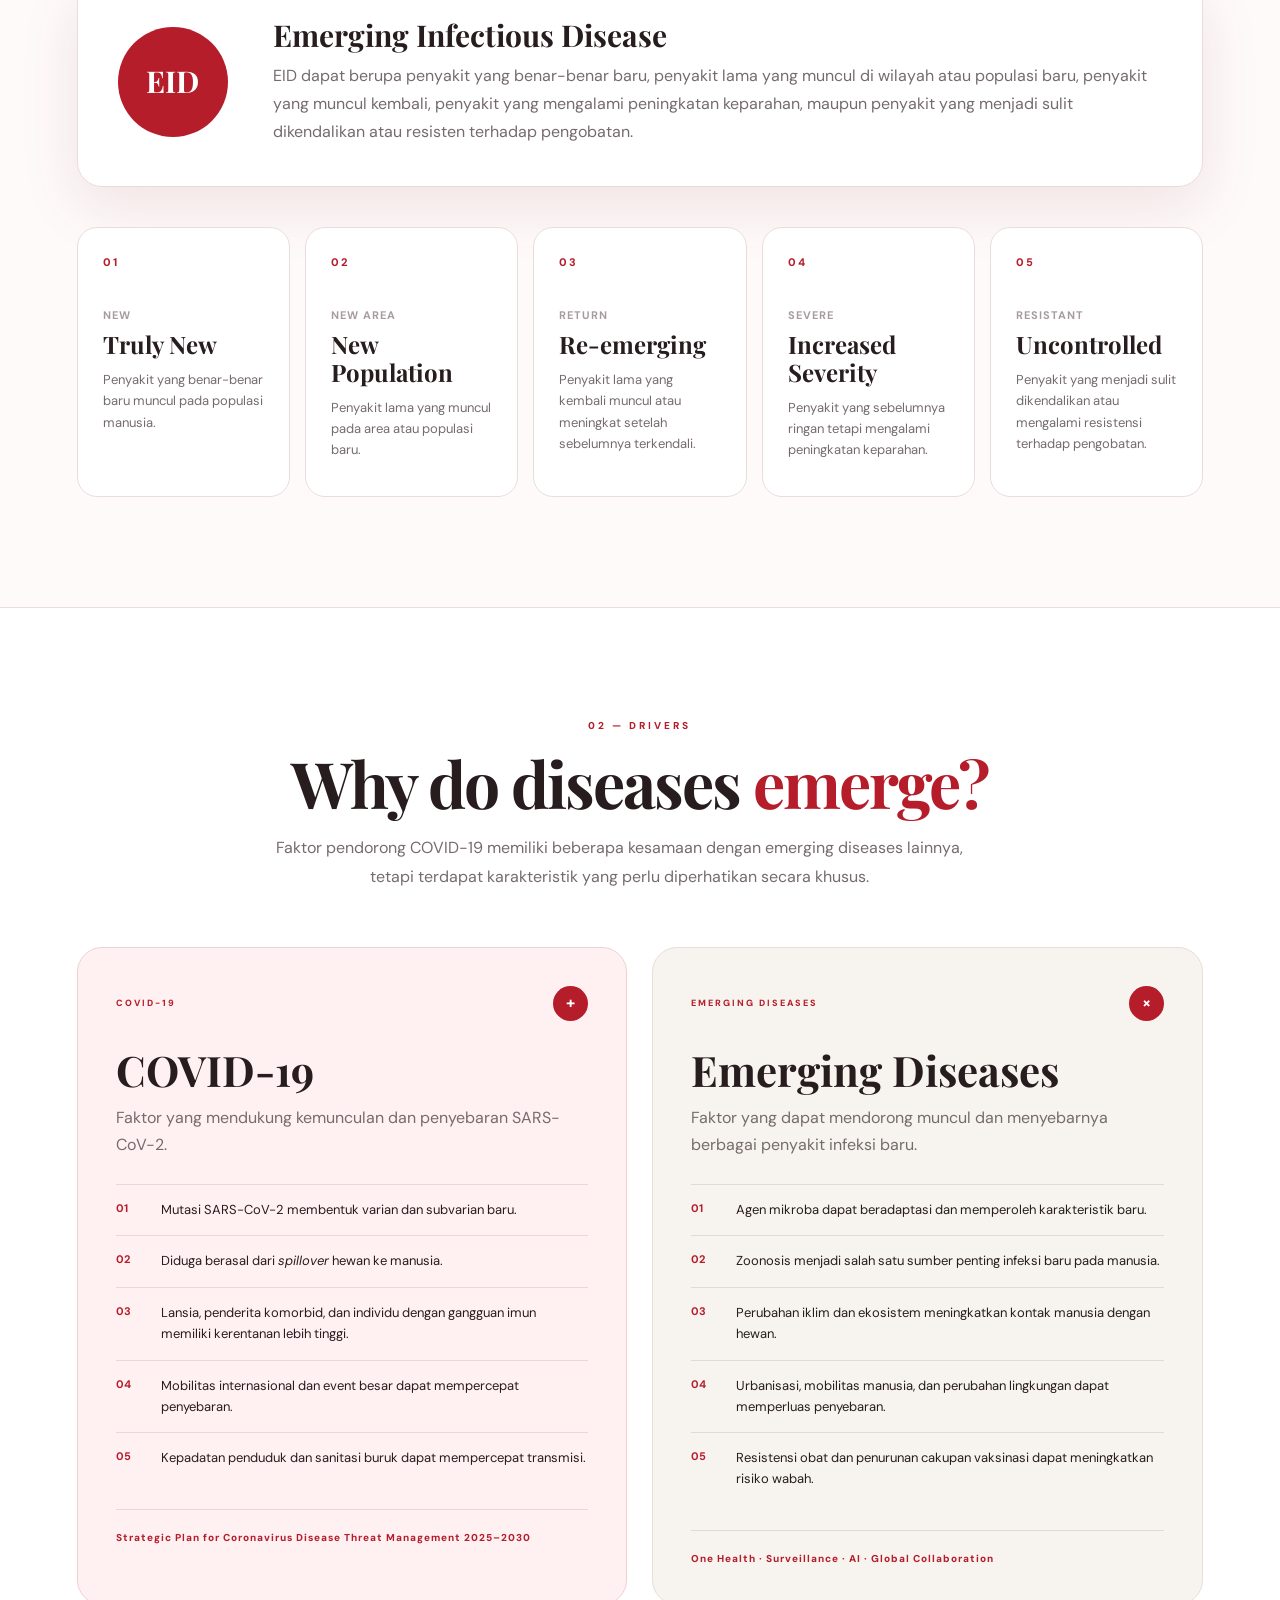
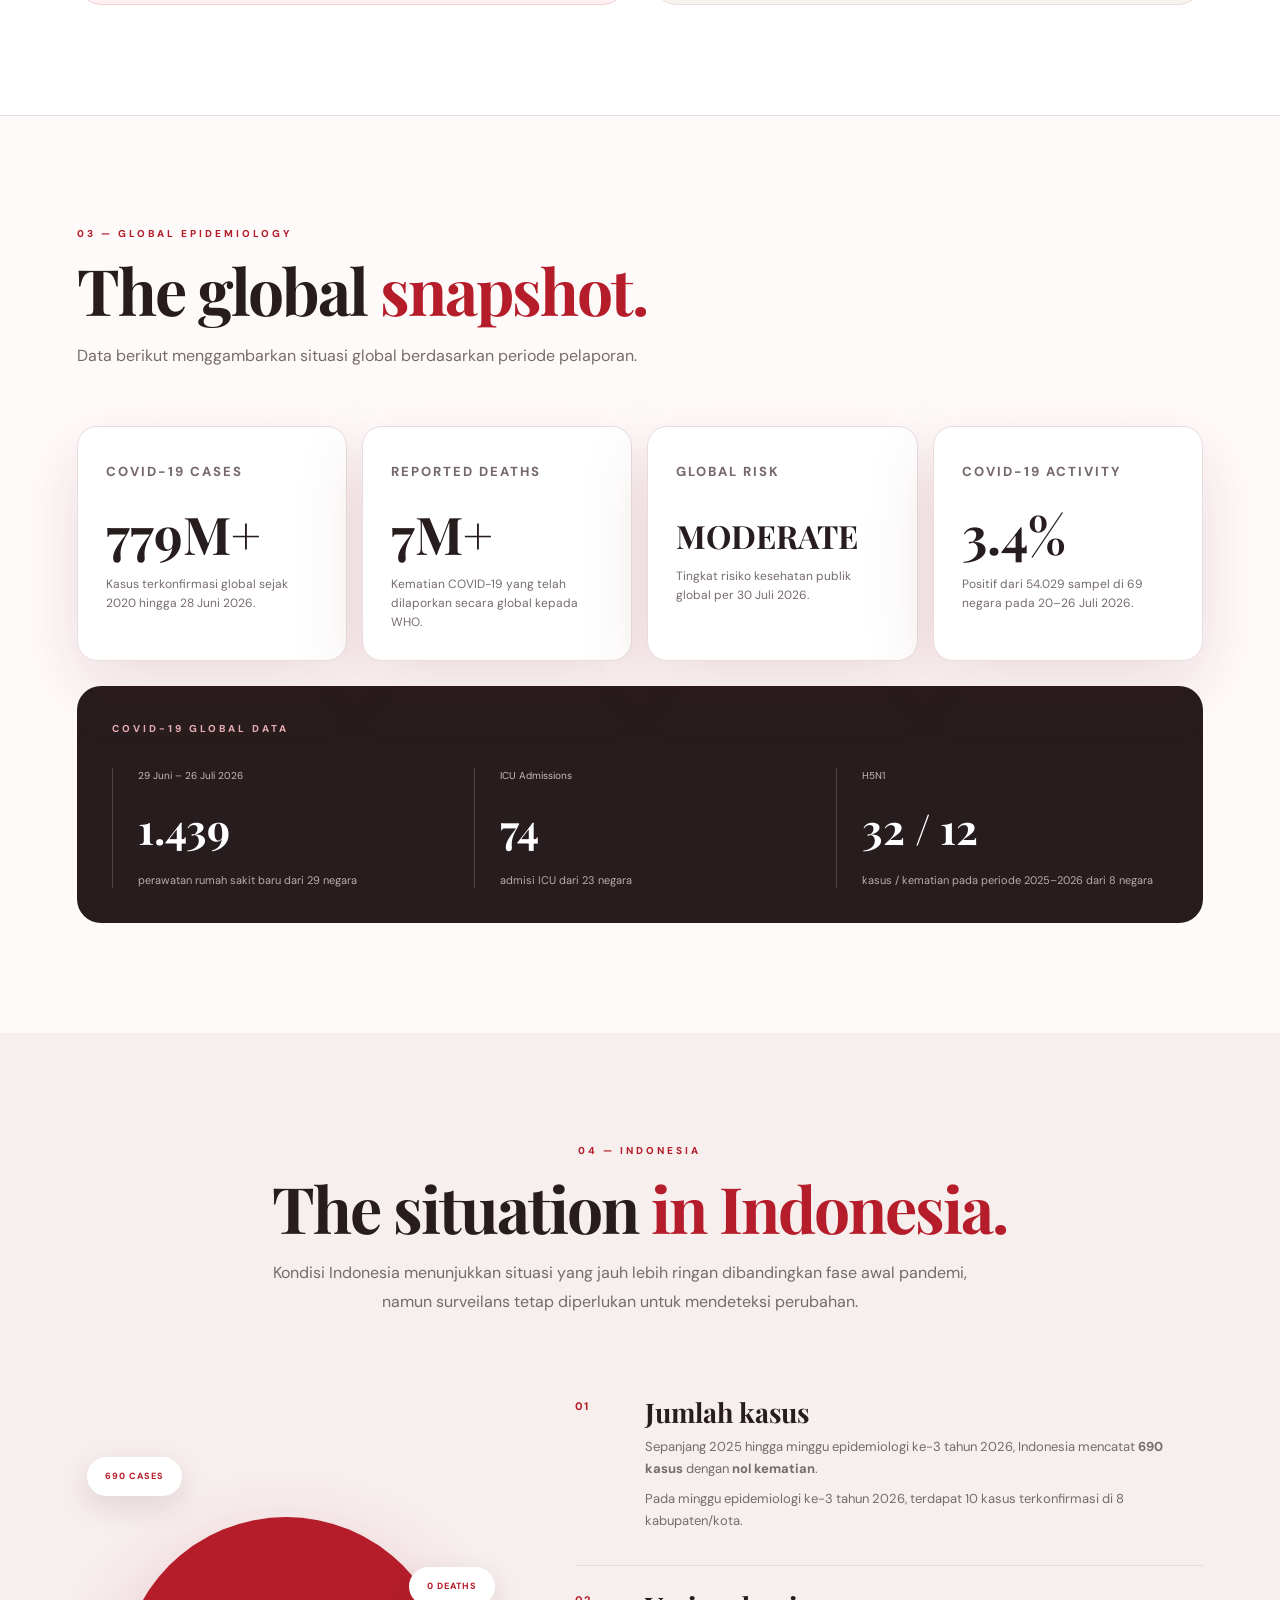
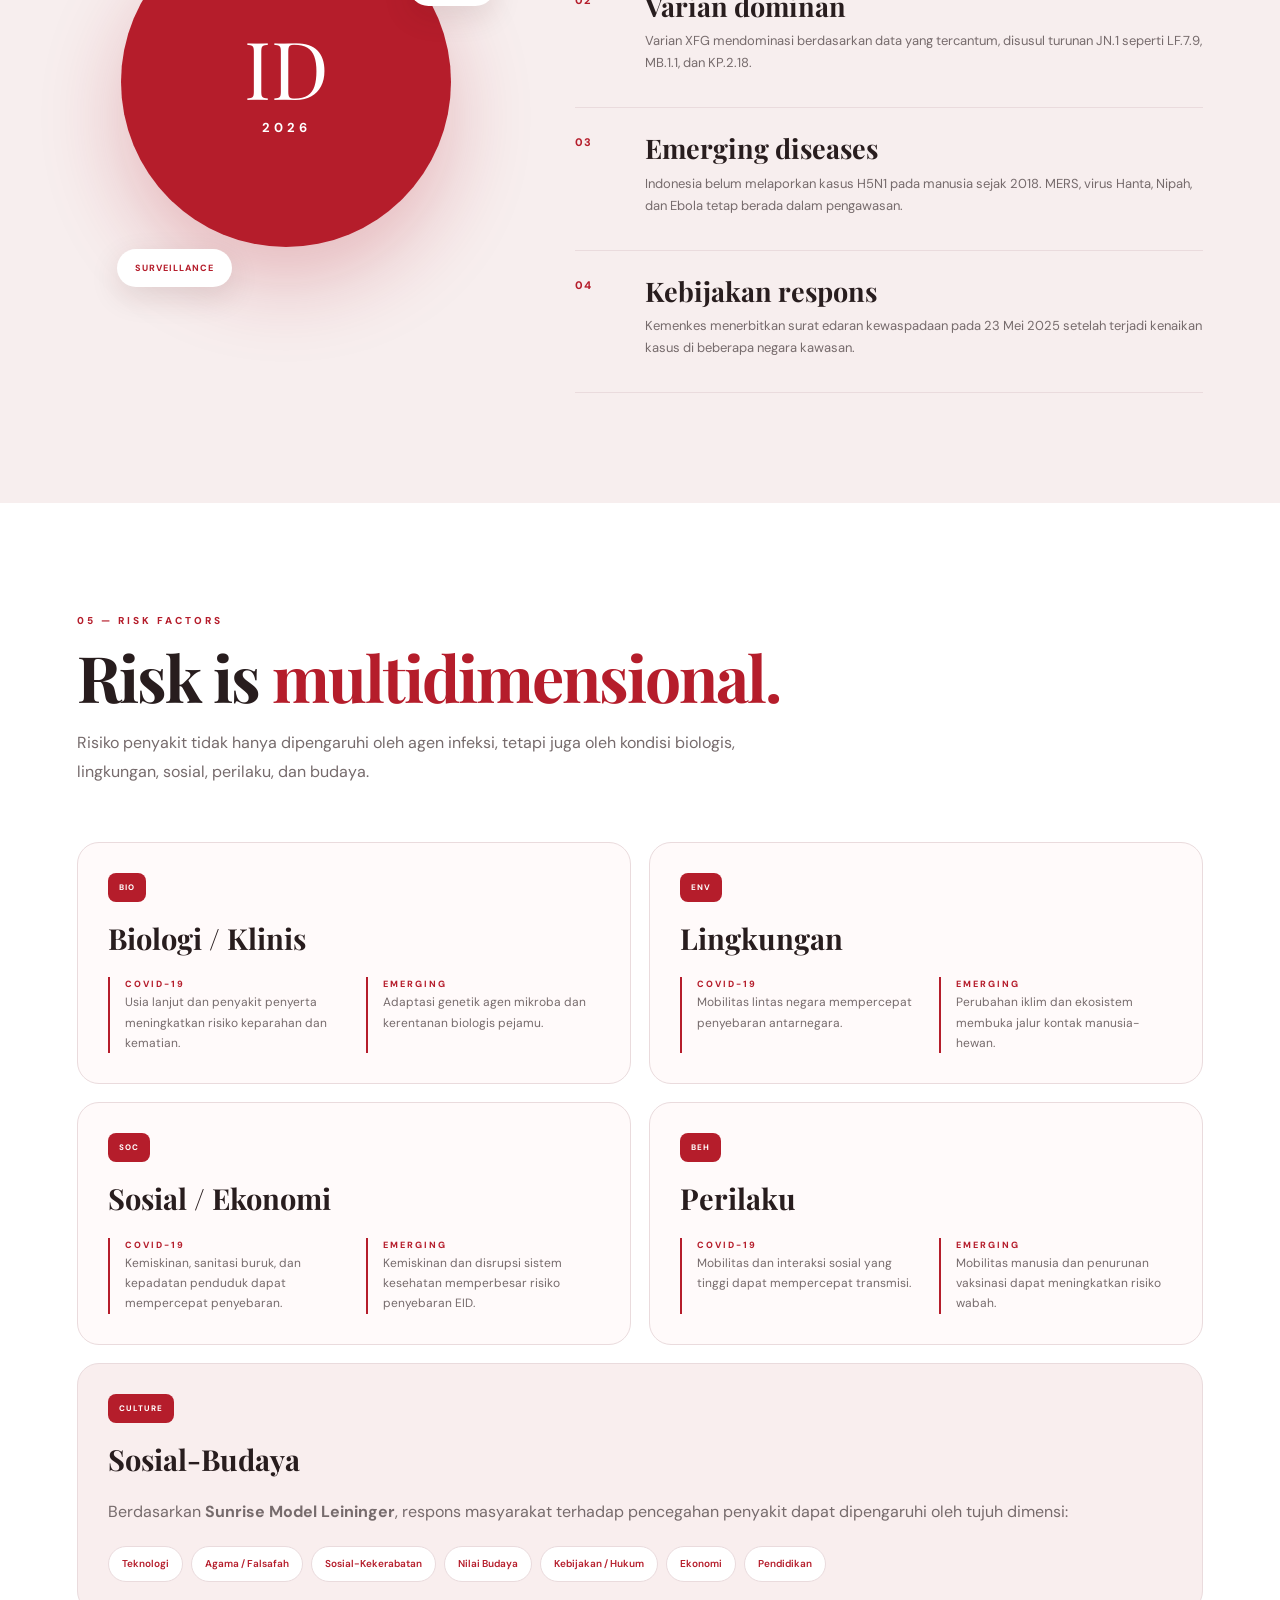
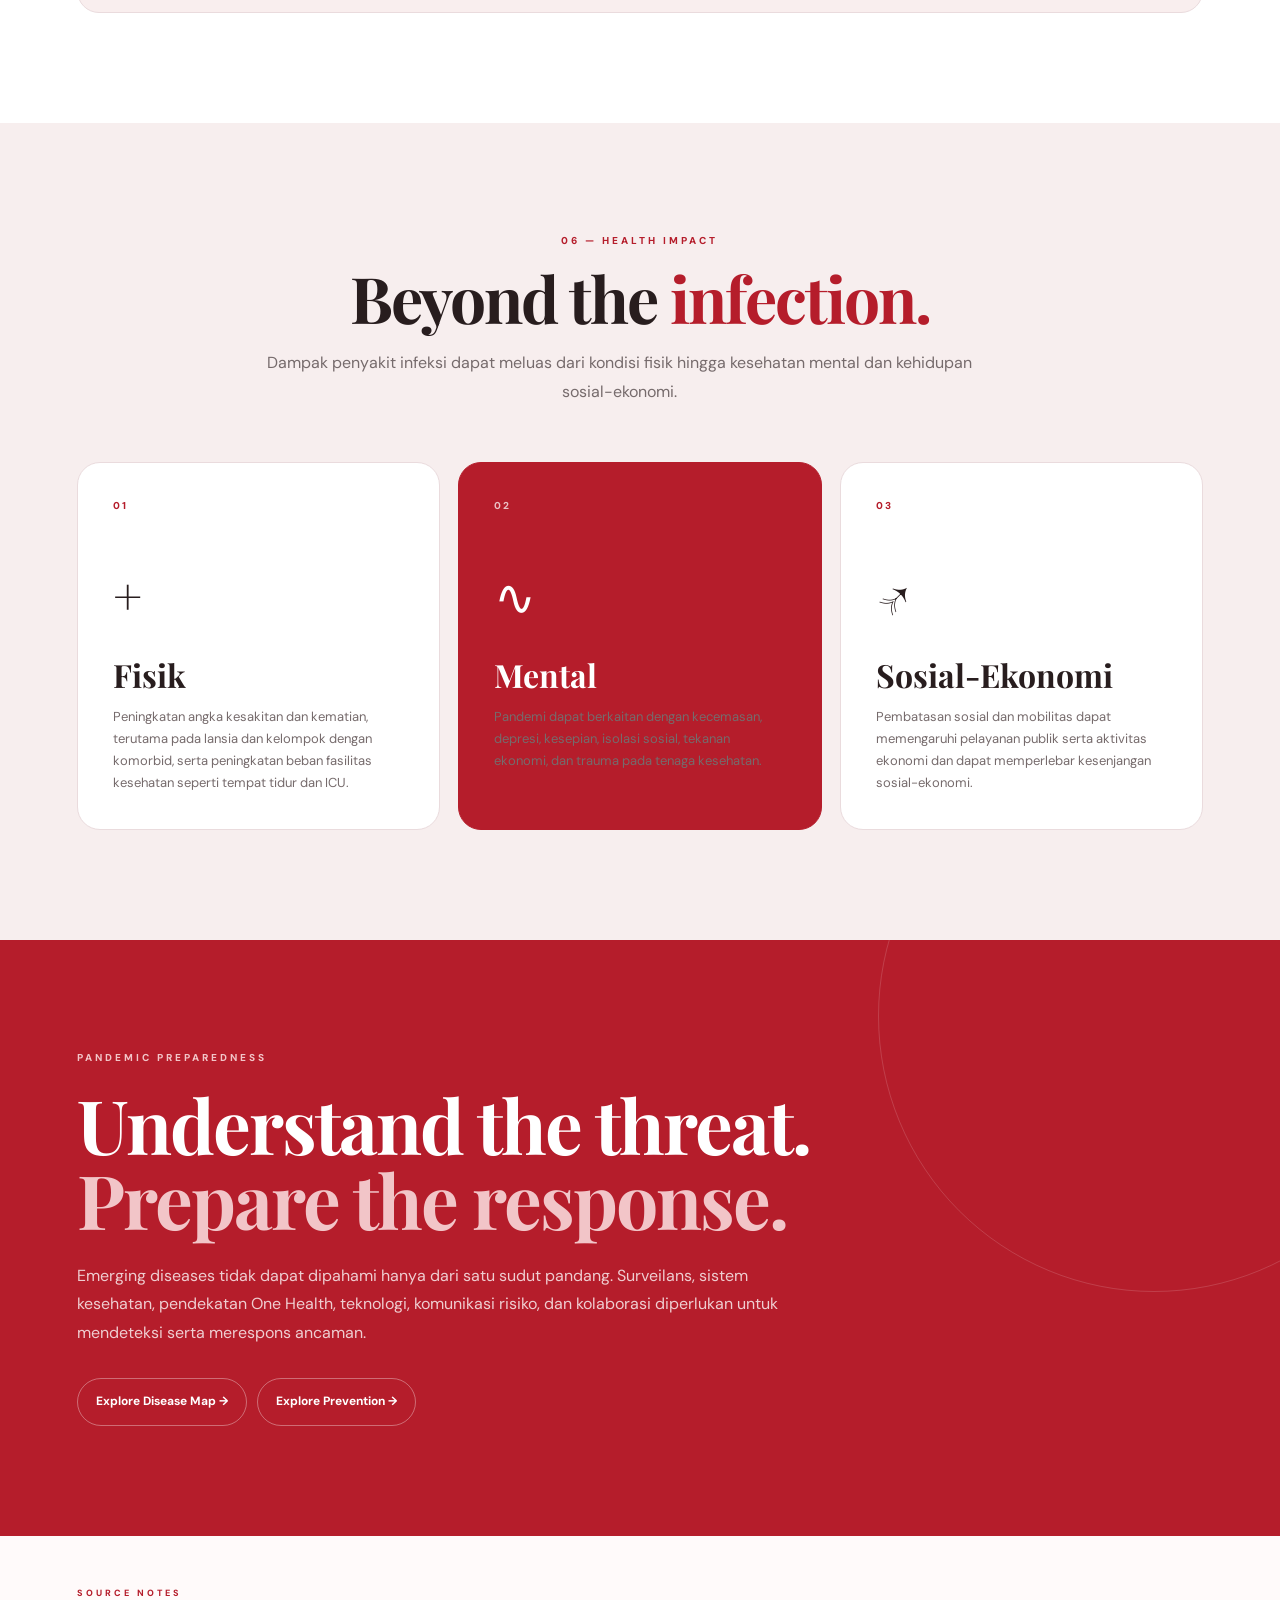
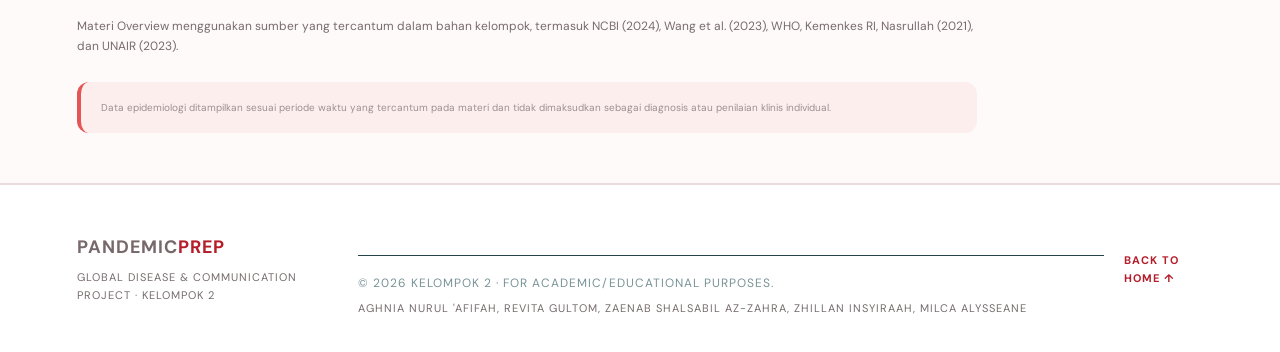
<file: pages/overview.html>
<head>

    <meta charset="UTF-8">

    <meta
        name="viewport"
        content="width=device-width, initial-scale=1.0"
    >

    <meta
        name="description"
        content="Interactive Digital Website Kelompok 2 - Pandemic Preparedness: COVID-19 & Emerging Diseases"
    >

    <title>01 Global Overview | PandemicPrep Kelompok 2</title>

    <link rel="preconnect" href="https://fonts.googleapis.com">

    <link
        rel="preconnect"
        href="https://fonts.gstatic.com"
        crossorigin
    >

    <link
        href="https://fonts.googleapis.com/css2?family=DM+Sans:wght@400;500;600;700&family=Playfair+Display:wght@600;700&display=swap"
        rel="stylesheet"
    >

    <!-- CSS UTAMA HOME -->
    <link rel="stylesheet" href="../style.css">

    <!-- CSS KHUSUS OVERVIEW -->
    <link rel="stylesheet" href="overview.css">

</head>

<body class="overview-page">


<!-- =========================================================
     PROGRESS BAR
========================================================= -->

<div class="overview-progress">
    <div id="overviewProgress"></div>
</div>


<!-- =========================================================
     NAVBAR
========================================================= -->
<header class="navbar">

  <a class="brand" href="../index.html">
    <span class="brand-mark">✚</span>

    <span>
      Pandemic<span>Prep</span>
    </span>
  </a>

  <button
    class="menu-toggle"
    aria-label="Buka menu"
  >
    ☰
  </button>

  <nav class="nav-links">
    <a href="../index.html">Home</a>
    <a href="overview.html" class="active">Overview</a>
    <a href="mapping.html">Disease Map</a>
    <a href="prevention.html">Prevention</a>
    <a href="telehealth.html">Telehealth</a>
    <a href="communication.html">Communication</a>
    <a href="reflection.html">Reflection</a>
  </nav>

  <button
    class="theme-toggle"
    id="themeToggle"
    aria-label="Toggle day and night mode"
  >
    <span class="sun">☼</span>
    <span class="moon">☾</span>
    <span class="toggle-knob"></span>
  </button>

</header>


<!-- =========================================================
     HERO OVERVIEW
========================================================= -->

<header class="overview-hero">

    <div class="overview-hero-inner">

        <div class="overview-hero-copy">

            <div class="overview-eyebrow">
                01 / OVERVIEW
            </div>

            <h1>
                Understanding
                <span>What Emerges.</span>
            </h1>

            <p>
                Memahami COVID-19 dan emerging diseases sebagai
                ancaman kesehatan yang terus berkembang — dari
                kemunculan penyakit hingga faktor yang memengaruhi
                penyebaran dan dampaknya.
            </p>

            <div class="overview-hero-buttons">

                <a href="#definition" class="overview-btn overview-btn-red">
                    Mulai Explore ↓
                </a>

                <a href="#global" class="overview-btn overview-btn-light">
                    Global Snapshot
                </a>

            </div>

        </div>


        <!-- Decorative visual -->

        <div class="overview-hero-art">

            <div class="art-circle art-circle-1"></div>
            <div class="art-circle art-circle-2"></div>

            <div class="art-card">

                <div class="art-card-top">
                    <span>EPIDEMIOLOGY</span>
                    <span>2026</span>
                </div>

                <div class="art-number">
                    EID
                </div>

                <div class="art-description">
                    Emerging<br>
                    Infectious<br>
                    Diseases
                </div>

                <div class="art-line"></div>

                <div class="art-small">
                    NEW · RE-EMERGING · RESISTANT
                </div>

            </div>

        </div>

    </div>

</header>


<!-- =========================================================
     INTRO / QUICK FACT
========================================================= -->

<section class="overview-intro">

    <div class="overview-container">

        <div class="section-label">
            THE BIG PICTURE
        </div>

        <div class="intro-grid">

            <div>
                <h2>
                    Penyakit infeksi
                    <span>tidak berhenti.</span>
                </h2>
            </div>

            <div>
                <p>
                    Penyakit infeksi telah lama menjadi penyebab utama
                    kesakitan dan kematian di dunia. Walaupun beberapa
                    penyakit lama berhasil dikendalikan, penyakit baru
                    tetap dapat muncul dan penyakit lama dapat kembali
                    muncul.
                </p>

                <p>
                    Karena itu, ancaman emerging dan re-emerging disease
                    bersifat berkelanjutan dan membutuhkan kesiapsiagaan
                    yang terus diperbarui.
                </p>
            </div>

        </div>

    </div>

</section>


<!-- =========================================================
     DEFINITION
========================================================= -->

<section class="overview-section" id="definition">

    <div class="overview-container">

        <div class="section-heading">

            <div class="section-label">
                01 — DEFINITION
            </div>

            <h2>
                What is an
                <span>Emerging Disease?</span>
            </h2>

            <p>
                COVID-19 termasuk kategori
                <em>emerging infectious disease</em> (EID), yaitu
                penyakit yang baru muncul atau muncul kembali
                pada populasi manusia.
            </p>

        </div>


        <!-- Definition highlight -->

        <div class="definition-highlight">

            <div class="definition-icon">
                EID
            </div>

            <div>
                <h3>
                    Emerging Infectious Disease
                </h3>

                <p>
                    EID dapat berupa penyakit yang benar-benar baru,
                    penyakit lama yang muncul di wilayah atau populasi
                    baru, penyakit yang muncul kembali, penyakit yang
                    mengalami peningkatan keparahan, maupun penyakit
                    yang menjadi sulit dikendalikan atau resisten
                    terhadap pengobatan.
                </p>
            </div>

        </div>


        <!-- Five classifications -->

        <div class="classification-grid">

            <article class="classification-card">
                <span>01</span>

                <div class="classification-number">
                    NEW
                </div>

                <h3>
                    Truly New
                </h3>

                <p>
                    Penyakit yang benar-benar baru muncul pada
                    populasi manusia.
                </p>
            </article>


            <article class="classification-card">
                <span>02</span>

                <div class="classification-number">
                    NEW AREA
                </div>

                <h3>
                    New Population
                </h3>

                <p>
                    Penyakit lama yang muncul pada area atau
                    populasi baru.
                </p>
            </article>


            <article class="classification-card">
                <span>03</span>

                <div class="classification-number">
                    RETURN
                </div>

                <h3>
                    Re-emerging
                </h3>

                <p>
                    Penyakit lama yang kembali muncul atau meningkat
                    setelah sebelumnya terkendali.
                </p>
            </article>


            <article class="classification-card">
                <span>04</span>

                <div class="classification-number">
                    SEVERE
                </div>

                <h3>
                    Increased Severity
                </h3>

                <p>
                    Penyakit yang sebelumnya ringan tetapi mengalami
                    peningkatan keparahan.
                </p>
            </article>


            <article class="classification-card">
                <span>05</span>

                <div class="classification-number">
                    RESISTANT
                </div>

                <h3>
                    Uncontrolled
                </h3>

                <p>
                    Penyakit yang menjadi sulit dikendalikan atau
                    mengalami resistensi terhadap pengobatan.
                </p>
            </article>

        </div>

    </div>

</section>


<!-- =========================================================
     COVID VS EMERGING DISEASE
========================================================= -->

<section class="overview-section overview-compare-section">

    <div class="overview-container">

        <div class="section-heading centered">

            <div class="section-label">
                02 — DRIVERS
            </div>

            <h2>
                Why do diseases
                <span>emerge?</span>
            </h2>

            <p>
                Faktor pendorong COVID-19 memiliki beberapa kesamaan
                dengan emerging diseases lainnya, tetapi terdapat
                karakteristik yang perlu diperhatikan secara khusus.
            </p>

        </div>


        <div class="compare-grid">

            <!-- COVID -->

            <div class="compare-card covid-card">

                <div class="compare-card-header">

                    <span class="compare-tag">
                        COVID-19
                    </span>

                    <span class="compare-symbol">
                        +
                    </span>

                </div>

                <h3>
                    COVID-19
                </h3>

                <p class="compare-intro">
                    Faktor yang mendukung kemunculan dan penyebaran
                    SARS-CoV-2.
                </p>


                <ul class="driver-list">

                    <li>
                        <strong>01</strong>
                        <span>
                            Mutasi SARS-CoV-2 membentuk varian dan
                            subvarian baru.
                        </span>
                    </li>

                    <li>
                        <strong>02</strong>
                        <span>
                            Diduga berasal dari <em>spillover</em>
                            hewan ke manusia.
                        </span>
                    </li>

                    <li>
                        <strong>03</strong>
                        <span>
                            Lansia, penderita komorbid, dan individu
                            dengan gangguan imun memiliki kerentanan
                            lebih tinggi.
                        </span>
                    </li>

                    <li>
                        <strong>04</strong>
                        <span>
                            Mobilitas internasional dan event besar
                            dapat mempercepat penyebaran.
                        </span>
                    </li>

                    <li>
                        <strong>05</strong>
                        <span>
                            Kepadatan penduduk dan sanitasi buruk dapat
                            mempercepat transmisi.
                        </span>
                    </li>

                </ul>

                <div class="compare-footer">
                    Strategic Plan for Coronavirus Disease
                    Threat Management 2025–2030
                </div>

            </div>


            <!-- Emerging -->

            <div class="compare-card emerging-card">

                <div class="compare-card-header">

                    <span class="compare-tag">
                        EMERGING DISEASES
                    </span>

                    <span class="compare-symbol">
                        ×
                    </span>

                </div>

                <h3>
                    Emerging Diseases
                </h3>

                <p class="compare-intro">
                    Faktor yang dapat mendorong muncul dan menyebarnya
                    berbagai penyakit infeksi baru.
                </p>


                <ul class="driver-list">

                    <li>
                        <strong>01</strong>
                        <span>
                            Agen mikroba dapat beradaptasi dan memperoleh
                            karakteristik baru.
                        </span>
                    </li>

                    <li>
                        <strong>02</strong>
                        <span>
                            Zoonosis menjadi salah satu sumber penting
                            infeksi baru pada manusia.
                        </span>
                    </li>

                    <li>
                        <strong>03</strong>
                        <span>
                            Perubahan iklim dan ekosistem meningkatkan
                            kontak manusia dengan hewan.
                        </span>
                    </li>

                    <li>
                        <strong>04</strong>
                        <span>
                            Urbanisasi, mobilitas manusia, dan perubahan
                            lingkungan dapat memperluas penyebaran.
                        </span>
                    </li>

                    <li>
                        <strong>05</strong>
                        <span>
                            Resistensi obat dan penurunan cakupan vaksinasi
                            dapat meningkatkan risiko wabah.
                        </span>
                    </li>

                </ul>

                <div class="compare-footer">
                    One Health · Surveillance · AI · Global Collaboration
                </div>

            </div>

        </div>

    </div>

</section>


<!-- =========================================================
     GLOBAL SNAPSHOT
========================================================= -->

<section class="overview-section global-section" id="global">

    <div class="overview-container">

        <div class="section-heading">

            <div class="section-label">
                03 — GLOBAL EPIDEMIOLOGY
            </div>

            <h2>
                The global
                <span>snapshot.</span>
            </h2>

            <p>
                Data berikut menggambarkan situasi global berdasarkan
                periode pelaporan.
            </p>

        </div>


        <!-- Statistics -->

        <div class="stats-grid">

            <div class="stat-card">

                <span class="stat-label">
                    COVID-19 CASES
                </span>

                <strong>
                    779M+
                </strong>

                <p>
                    Kasus terkonfirmasi global sejak 2020
                    hingga 28 Juni 2026.
                </p>

            </div>


            <div class="stat-card">

                <span class="stat-label">
                    REPORTED DEATHS
                </span>

                <strong>
                    7M+
                </strong>

                <p>
                    Kematian COVID-19 yang telah dilaporkan
                    secara global kepada WHO.
                </p>

            </div>


            <div class="stat-card">

                <span class="stat-label">
                    GLOBAL RISK
                </span>

                <strong class="stat-word">
                    MODERATE
                </strong>

                <p>
                    Tingkat risiko kesehatan publik global
                    per 30 Juli 2026.
                </p>

            </div>


            <div class="stat-card">

                <span class="stat-label">
                    COVID-19 ACTIVITY
                </span>

                <strong>
                    3.4%
                </strong>

                <p>
                    Positif dari 54.029 sampel di 69 negara
                    pada 20–26 Juli 2026.
                </p>

            </div>

        </div>


        <!-- Data detail -->

        <div class="data-panel">

            <div class="data-panel-title">
                COVID-19 GLOBAL DATA
            </div>

            <div class="data-row">

                <div>
                    <span>
                        29 Juni – 26 Juli 2026
                    </span>

                    <strong>
                        1.439
                    </strong>

                    <small>
                        perawatan rumah sakit baru
                        dari 29 negara
                    </small>
                </div>


                <div>
                    <span>
                        ICU Admissions
                    </span>

                    <strong>
                        74
                    </strong>

                    <small>
                        admisi ICU dari 23 negara
                    </small>
                </div>


                <div>
                    <span>
                        H5N1
                    </span>

                    <strong>
                        32 / 12
                    </strong>

                    <small>
                        kasus / kematian pada periode
                        2025–2026 dari 8 negara
                    </small>
                </div>

            </div>

        </div>

    </div>

</section>


<!-- =========================================================
     INDONESIA
========================================================= -->

<section class="overview-section indonesia-section">

    <div class="overview-container">

        <div class="section-heading centered">

            <div class="section-label">
                04 — INDONESIA
            </div>

            <h2>
                The situation
                <span>in Indonesia.</span>
            </h2>

            <p>
                Kondisi Indonesia menunjukkan situasi yang jauh lebih
                ringan dibandingkan fase awal pandemi, namun surveilans
                tetap diperlukan untuk mendeteksi perubahan.
            </p>

        </div>


        <div class="indonesia-grid">

            <!-- Indonesia visual -->

            <div class="indo-visual">

                <div class="indo-circle">

                    <span>
                        ID
                    </span>

                    <strong>
                        2026
                    </strong>

                </div>

                <div class="indo-note note-1">
                    690 CASES
                </div>

                <div class="indo-note note-2">
                    0 DEATHS
                </div>

                <div class="indo-note note-3">
                    SURVEILLANCE
                </div>

            </div>


            <!-- Indonesia information -->

            <div class="indo-content">

                <div class="indo-item">

                    <span class="indo-number">
                        01
                    </span>

                    <div>
                        <h3>
                            Jumlah kasus
                        </h3>

                        <p>
                            Sepanjang 2025 hingga minggu epidemiologi
                            ke-3 tahun 2026, Indonesia mencatat
                            <strong>690 kasus</strong> dengan
                            <strong>nol kematian</strong>.
                        </p>

                        <p>
                            Pada minggu epidemiologi ke-3 tahun 2026,
                            terdapat 10 kasus terkonfirmasi di
                            8 kabupaten/kota.
                        </p>
                    </div>

                </div>


                <div class="indo-item">

                    <span class="indo-number">
                        02
                    </span>

                    <div>
                        <h3>
                            Varian dominan
                        </h3>

                        <p>
                            Varian XFG mendominasi berdasarkan data yang
                            tercantum, disusul turunan JN.1
                            seperti LF.7.9, MB.1.1, dan KP.2.18.
                        </p>
                    </div>

                </div>


                <div class="indo-item">

                    <span class="indo-number">
                        03
                    </span>

                    <div>
                        <h3>
                            Emerging diseases
                        </h3>

                        <p>
                            Indonesia belum melaporkan kasus H5N1 pada
                            manusia sejak 2018. MERS, virus Hanta, Nipah,
                            dan Ebola tetap berada dalam pengawasan.
                        </p>
                    </div>

                </div>


                <div class="indo-item">

                    <span class="indo-number">
                        04
                    </span>

                    <div>
                        <h3>
                            Kebijakan respons
                        </h3>

                        <p>
                            Kemenkes menerbitkan surat edaran kewaspadaan
                            pada 23 Mei 2025 setelah terjadi kenaikan kasus
                            di beberapa negara kawasan.
                        </p>
                    </div>

                </div>

            </div>

        </div>

    </div>

</section>


<!-- =========================================================
     RISK FACTORS
========================================================= -->

<section class="overview-section risk-section">

    <div class="overview-container">

        <div class="section-heading">

            <div class="section-label">
                05 — RISK FACTORS
            </div>

            <h2>
                Risk is
                <span>multidimensional.</span>
            </h2>

            <p>
                Risiko penyakit tidak hanya dipengaruhi oleh agen infeksi,
                tetapi juga oleh kondisi biologis, lingkungan, sosial,
                perilaku, dan budaya.
            </p>

        </div>


        <div class="risk-grid">

            <article class="risk-card">

                <div class="risk-icon">
                    BIO
                </div>

                <h3>
                    Biologi / Klinis
                </h3>

                <div class="risk-columns">

                    <div>
                        <span>COVID-19</span>

                        <p>
                            Usia lanjut dan penyakit penyerta
                            meningkatkan risiko keparahan dan kematian.
                        </p>
                    </div>

                    <div>
                        <span>EMERGING</span>

                        <p>
                            Adaptasi genetik agen mikroba dan
                            kerentanan biologis pejamu.
                        </p>
                    </div>

                </div>

            </article>


            <article class="risk-card">

                <div class="risk-icon">
                    ENV
                </div>

                <h3>
                    Lingkungan
                </h3>

                <div class="risk-columns">

                    <div>
                        <span>COVID-19</span>

                        <p>
                            Mobilitas lintas negara mempercepat
                            penyebaran antarnegara.
                        </p>
                    </div>

                    <div>
                        <span>EMERGING</span>

                        <p>
                            Perubahan iklim dan ekosistem membuka
                            jalur kontak manusia-hewan.
                        </p>
                    </div>

                </div>

            </article>


            <article class="risk-card">

                <div class="risk-icon">
                    SOC
                </div>

                <h3>
                    Sosial / Ekonomi
                </h3>

                <div class="risk-columns">

                    <div>
                        <span>COVID-19</span>

                        <p>
                            Kemiskinan, sanitasi buruk, dan kepadatan
                            penduduk dapat mempercepat penyebaran.
                        </p>
                    </div>

                    <div>
                        <span>EMERGING</span>

                        <p>
                            Kemiskinan dan disrupsi sistem kesehatan
                            memperbesar risiko penyebaran EID.
                        </p>
                    </div>

                </div>

            </article>


            <article class="risk-card">

                <div class="risk-icon">
                    BEH
                </div>

                <h3>
                    Perilaku
                </h3>

                <div class="risk-columns">

                    <div>
                        <span>COVID-19</span>

                        <p>
                            Mobilitas dan interaksi sosial yang tinggi
                            dapat mempercepat transmisi.
                        </p>
                    </div>

                    <div>
                        <span>EMERGING</span>

                        <p>
                            Mobilitas manusia dan penurunan vaksinasi
                            dapat meningkatkan risiko wabah.
                        </p>
                    </div>

                </div>

            </article>


            <article class="risk-card risk-card-wide">

                <div class="risk-icon">
                    CULTURE
                </div>

                <h3>
                    Sosial-Budaya
                </h3>

                <div class="culture-content">

                    <p>
                        Berdasarkan <strong>Sunrise Model Leininger</strong>,
                        respons masyarakat terhadap pencegahan penyakit
                        dapat dipengaruhi oleh tujuh dimensi:
                    </p>

                    <div class="culture-tags">

                        <span>Teknologi</span>
                        <span>Agama / Falsafah</span>
                        <span>Sosial-Kekerabatan</span>
                        <span>Nilai Budaya</span>
                        <span>Kebijakan / Hukum</span>
                        <span>Ekonomi</span>
                        <span>Pendidikan</span>

                    </div>

                </div>

            </article>

        </div>

    </div>

</section>


<!-- =========================================================
     IMPACT
========================================================= -->

<section class="overview-section impact-section">

    <div class="overview-container">

        <div class="section-heading centered">

            <div class="section-label">
                06 — HEALTH IMPACT
            </div>

            <h2>
                Beyond the
                <span>infection.</span>
            </h2>

            <p>
                Dampak penyakit infeksi dapat meluas dari kondisi fisik
                hingga kesehatan mental dan kehidupan sosial-ekonomi.
            </p>

        </div>


        <div class="impact-grid">

            <article class="impact-card">

                <span class="impact-number">
                    01
                </span>

                <div class="impact-symbol">
                    +
                </div>

                <h3>
                    Fisik
                </h3>

                <p>
                    Peningkatan angka kesakitan dan kematian, terutama
                    pada lansia dan kelompok dengan komorbid, serta
                    peningkatan beban fasilitas kesehatan seperti
                    tempat tidur dan ICU.
                </p>

            </article>


            <article class="impact-card impact-red">

                <span class="impact-number">
                    02
                </span>

                <div class="impact-symbol">
                    ∿
                </div>

                <h3>
                    Mental
                </h3>

                <p>
                    Pandemi dapat berkaitan dengan kecemasan, depresi,
                    kesepian, isolasi sosial, tekanan ekonomi, dan
                    trauma pada tenaga kesehatan.
                </p>

            </article>


            <article class="impact-card">

                <span class="impact-number">
                    03
                </span>

                <div class="impact-symbol">
                    ↗
                </div>

                <h3>
                    Sosial-Ekonomi
                </h3>

                <p>
                    Pembatasan sosial dan mobilitas dapat memengaruhi
                    pelayanan publik serta aktivitas ekonomi dan dapat
                    memperlebar kesenjangan sosial-ekonomi.
                </p>

            </article>

        </div>

    </div>

</section>


<!-- =========================================================
     PREPAREDNESS
========================================================= -->

<section class="preparedness-section">

    <div class="overview-container">

        <div class="preparedness-box">

            <div class="preparedness-small">
                PANDEMIC PREPAREDNESS
            </div>

            <h2>
                Understand the threat.
                <span>Prepare the response.</span>
            </h2>

            <p>
                Emerging diseases tidak dapat dipahami hanya dari satu
                sudut pandang. Surveilans, sistem kesehatan, pendekatan
                One Health, teknologi, komunikasi risiko, dan kolaborasi
                diperlukan untuk mendeteksi serta merespons ancaman.
            </p>

            <div class="preparedness-links">

                <a href="mapping.html">
                    Explore Disease Map →
                </a>

                <a href="prevention.html">
                    Explore Prevention →
                </a>

            </div>

        </div>

    </div>

</section>


<!-- =========================================================
     SOURCES
========================================================= -->

<section class="overview-sources">

    <div class="overview-container">

        <div class="source-title">
            SOURCE NOTES
        </div>

        <p>
            Materi Overview menggunakan sumber yang tercantum dalam
            bahan kelompok, termasuk NCBI (2024), Wang et al. (2023),
            WHO, Kemenkes RI, Nasrullah (2021), dan UNAIR (2023).
        </p>

        <p class="source-note">
            Data epidemiologi ditampilkan sesuai periode waktu yang
            tercantum pada materi dan tidak dimaksudkan sebagai
            diagnosis atau penilaian klinis individual.
        </p>

    </div>

</section>


<!-- =========================================================
     FOOTER
========================================================= -->

<footer class="overview-footer">

    <div class="overview-container">

        <div>
            <strong>
                Pandemic<span>Prep</span>
            </strong>

            <p>
                Global Disease & Communication Project
                · Kelompok 2
            </p>
        </div>

        <div class="container footer-bottom">
      © 2026 Kelompok 2 ·
      For academic/educational purposes.
      <p>
      Aghnia Nurul 'Afifah, Revita Gultom, Zaenab Shalsabil Az-zahra,
      Zhillan Insyiraah, Milca Alysseane</p>
    </div> 
    
        <div>
           <a href="../index.html">
    Back to Home ↑
</a>
        </div>

    </div>

</footer>


<!-- =========================================================
     JAVASCRIPT KHUSUS OVERVIEW
========================================================= -->

<script>

document.addEventListener("DOMContentLoaded", function () {

    /* ---------------------------------------------
       MOBILE MENU
    --------------------------------------------- */

    const menuToggle = document.querySelector(".menu-toggle");
    const navbar = document.querySelector(".navbar");

    if (menuToggle && navbar) {

        menuToggle.addEventListener("click", function () {
            navbar.classList.toggle("menu-open");
        });

    }


    /* ---------------------------------------------
       DARK MODE
    --------------------------------------------- */

    const themeToggle = document.querySelector("#themeToggle");

    const savedTheme =
        localStorage.getItem("pandemic-theme");

    if (savedTheme === "dark") {
        document.body.classList.add("dark");
    }

    if (themeToggle) {

        themeToggle.textContent =
            document.body.classList.contains("dark")
                ? "☀"
                : "☾";

        themeToggle.addEventListener("click", function () {

            document.body.classList.toggle("dark");

            const dark =
                document.body.classList.contains("dark");

            localStorage.setItem(
                "pandemic-theme",
                dark ? "dark" : "light"
            );

            themeToggle.textContent =
                dark ? "☀" : "☾";

        });

    }


    /* ---------------------------------------------
       SCROLL PROGRESS
    --------------------------------------------- */

    const progress =
        document.querySelector("#overviewProgress");

    window.addEventListener("scroll", function () {

        if (!progress) return;

        const documentHeight =
            document.documentElement.scrollHeight -
            document.documentElement.clientHeight;

        const scrollTop =
            document.documentElement.scrollTop;

        const percentage =
            documentHeight > 0
                ? (scrollTop / documentHeight) * 100
                : 0;

        progress.style.width =
            percentage + "%";

    });


    /* ---------------------------------------------
       REVEAL ANIMATION
    --------------------------------------------- */

    const revealItems =
        document.querySelectorAll(
            ".classification-card, .compare-card, .stat-card, .risk-card, .impact-card, .indo-item"
        );

    const observer =
        new IntersectionObserver(
            function (entries) {

                entries.forEach(function (entry) {

                    if (entry.isIntersecting) {

                        entry.target.classList.add("overview-visible");

                    }

                });

            },
            {
                threshold: 0.12
            }
        );


    revealItems.forEach(function (item) {
        observer.observe(item);
    });


    /* ---------------------------------------------
       ACTIVE NAV ON SCROLL
    --------------------------------------------- */

    const navLinks =
        document.querySelectorAll(".nav-links a");

    navLinks.forEach(function (link) {

        if (
            link.getAttribute("href") ===
            "overview.html"
        ) {

            link.classList.add("active");

        }

    });

});

</script>

</body>
</html>
</file>
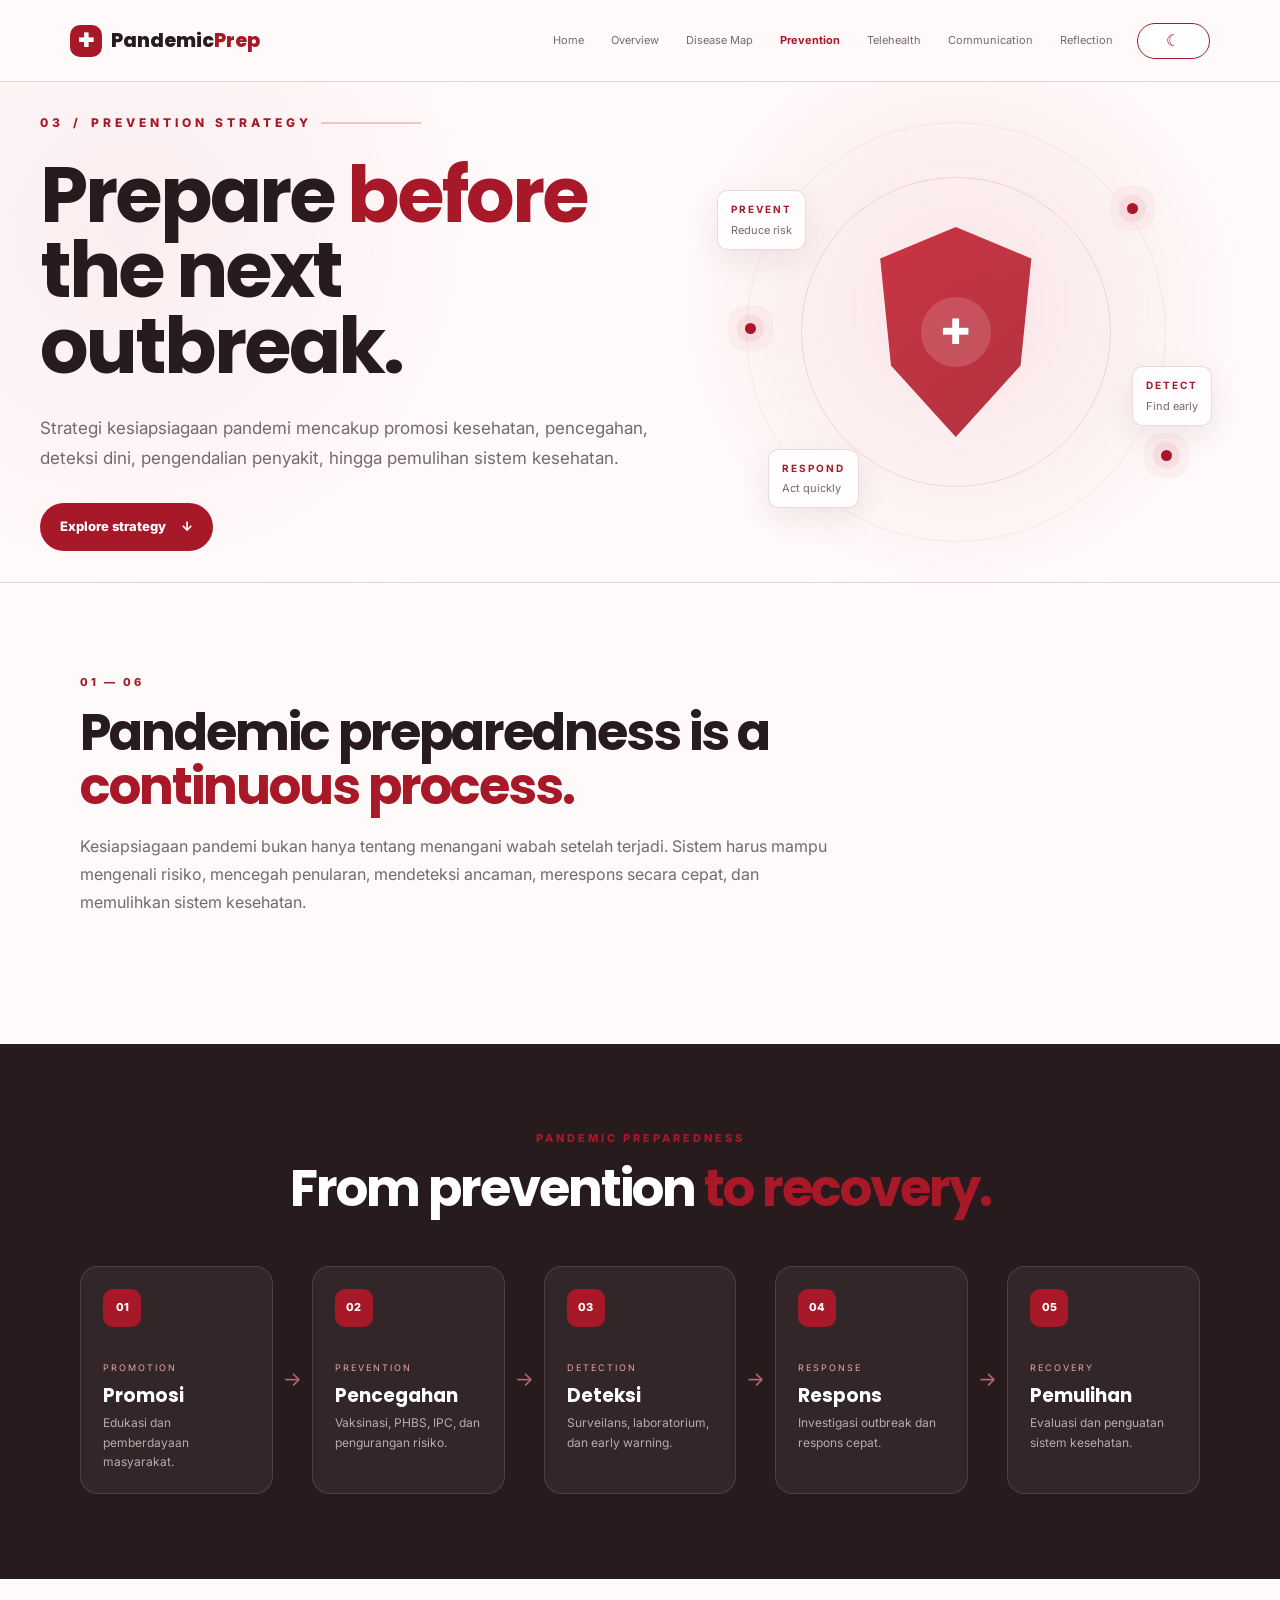
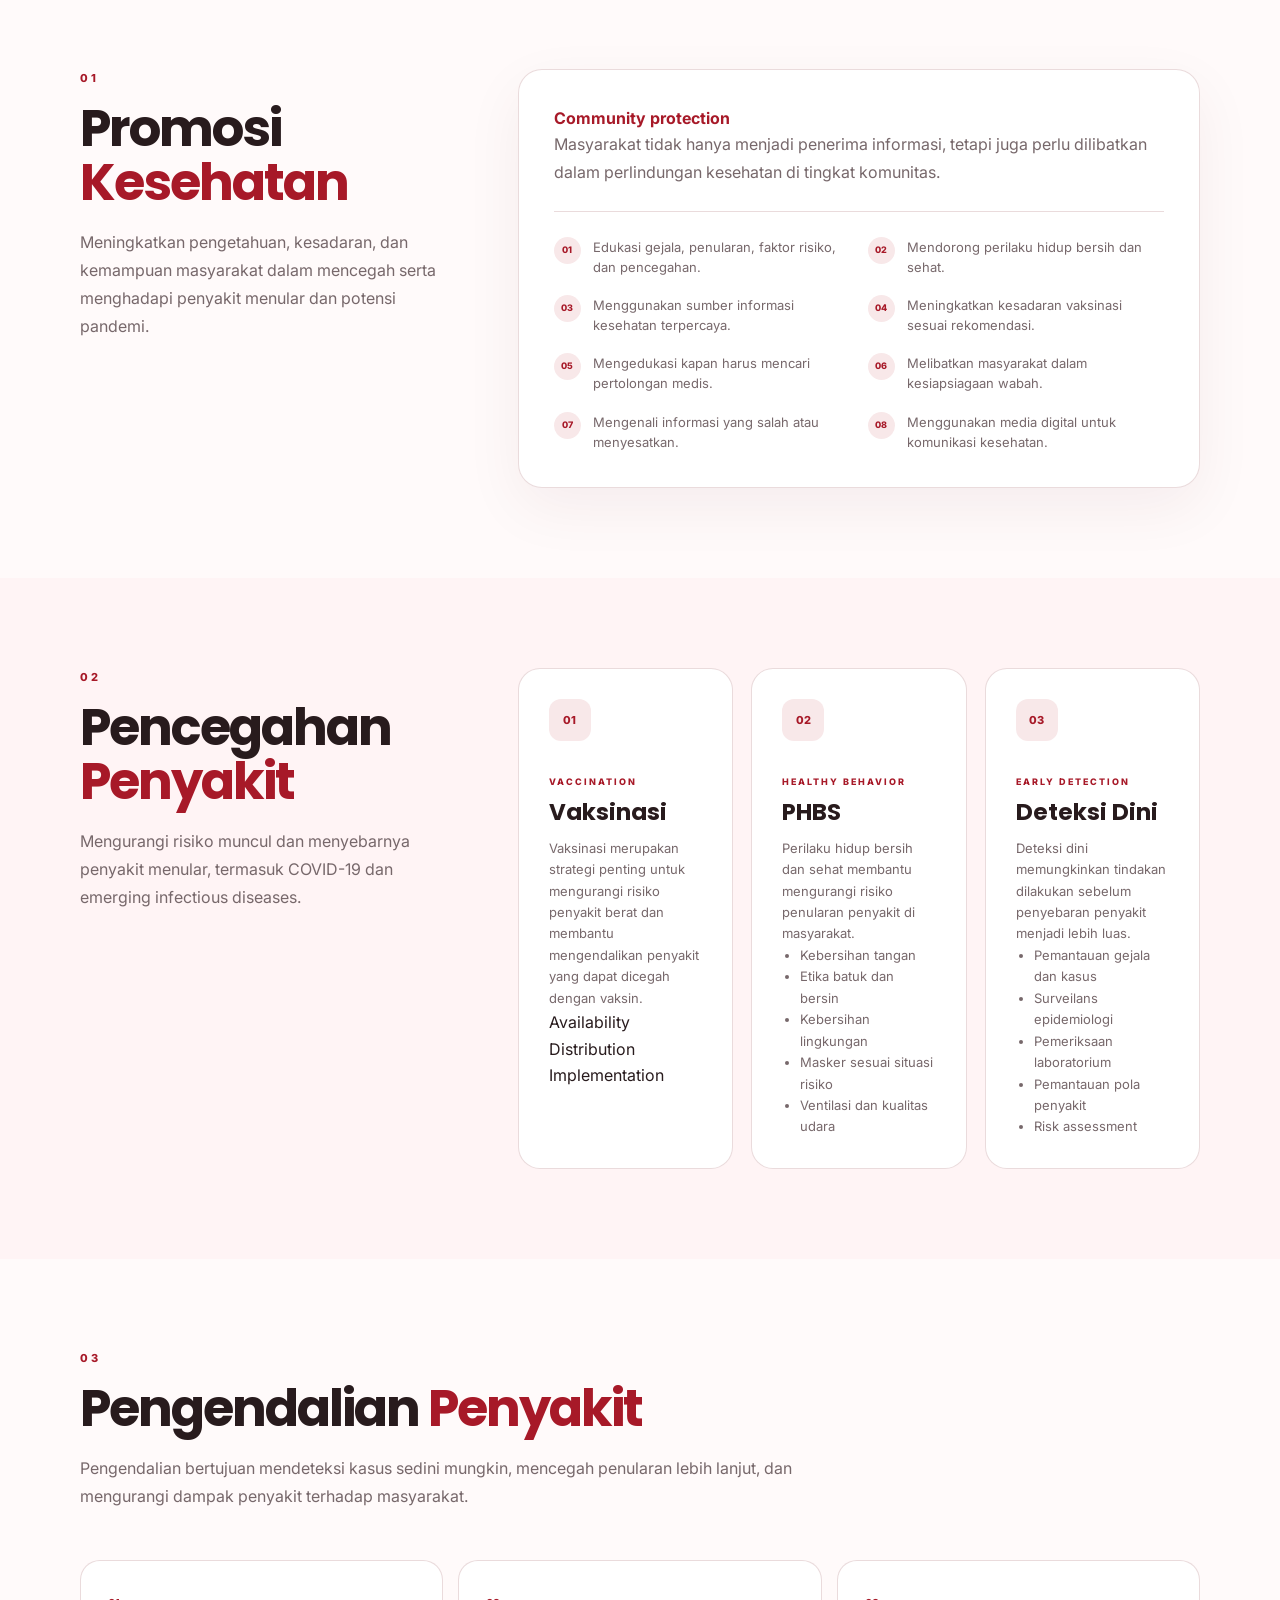
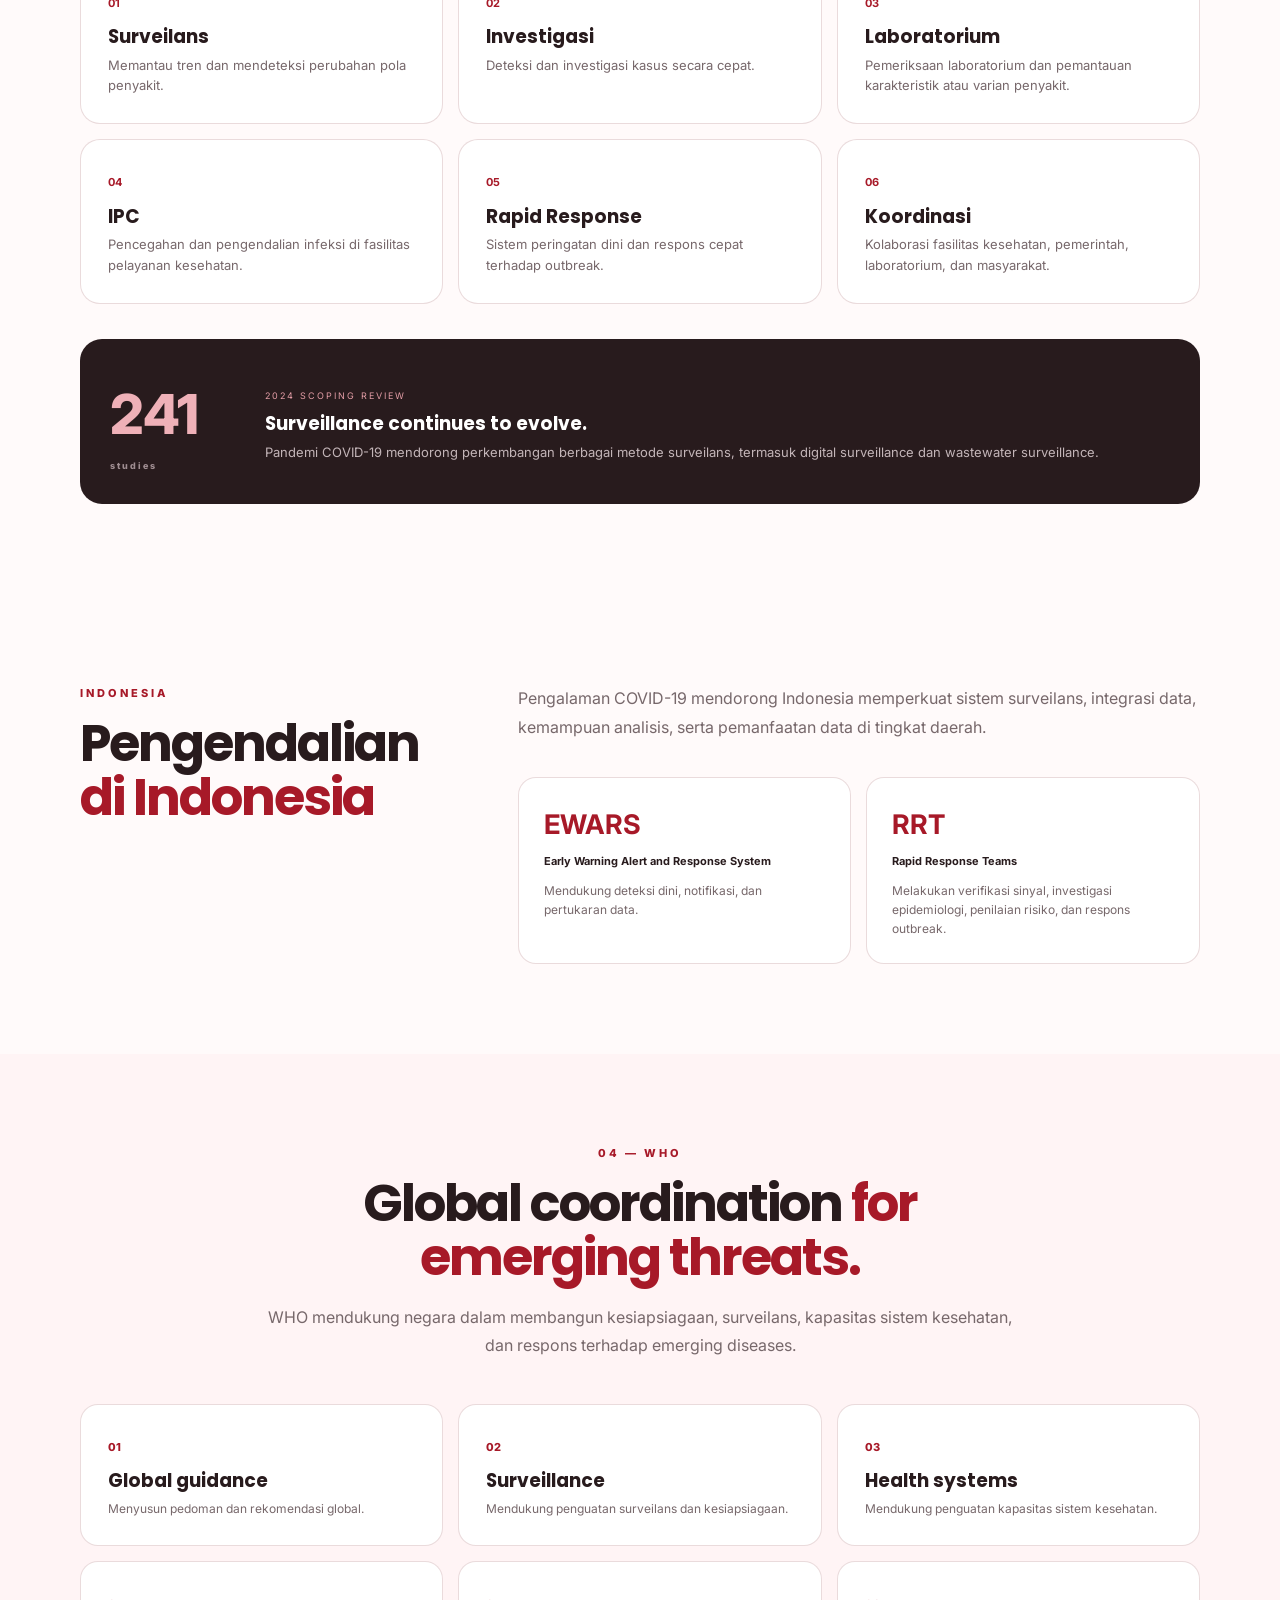
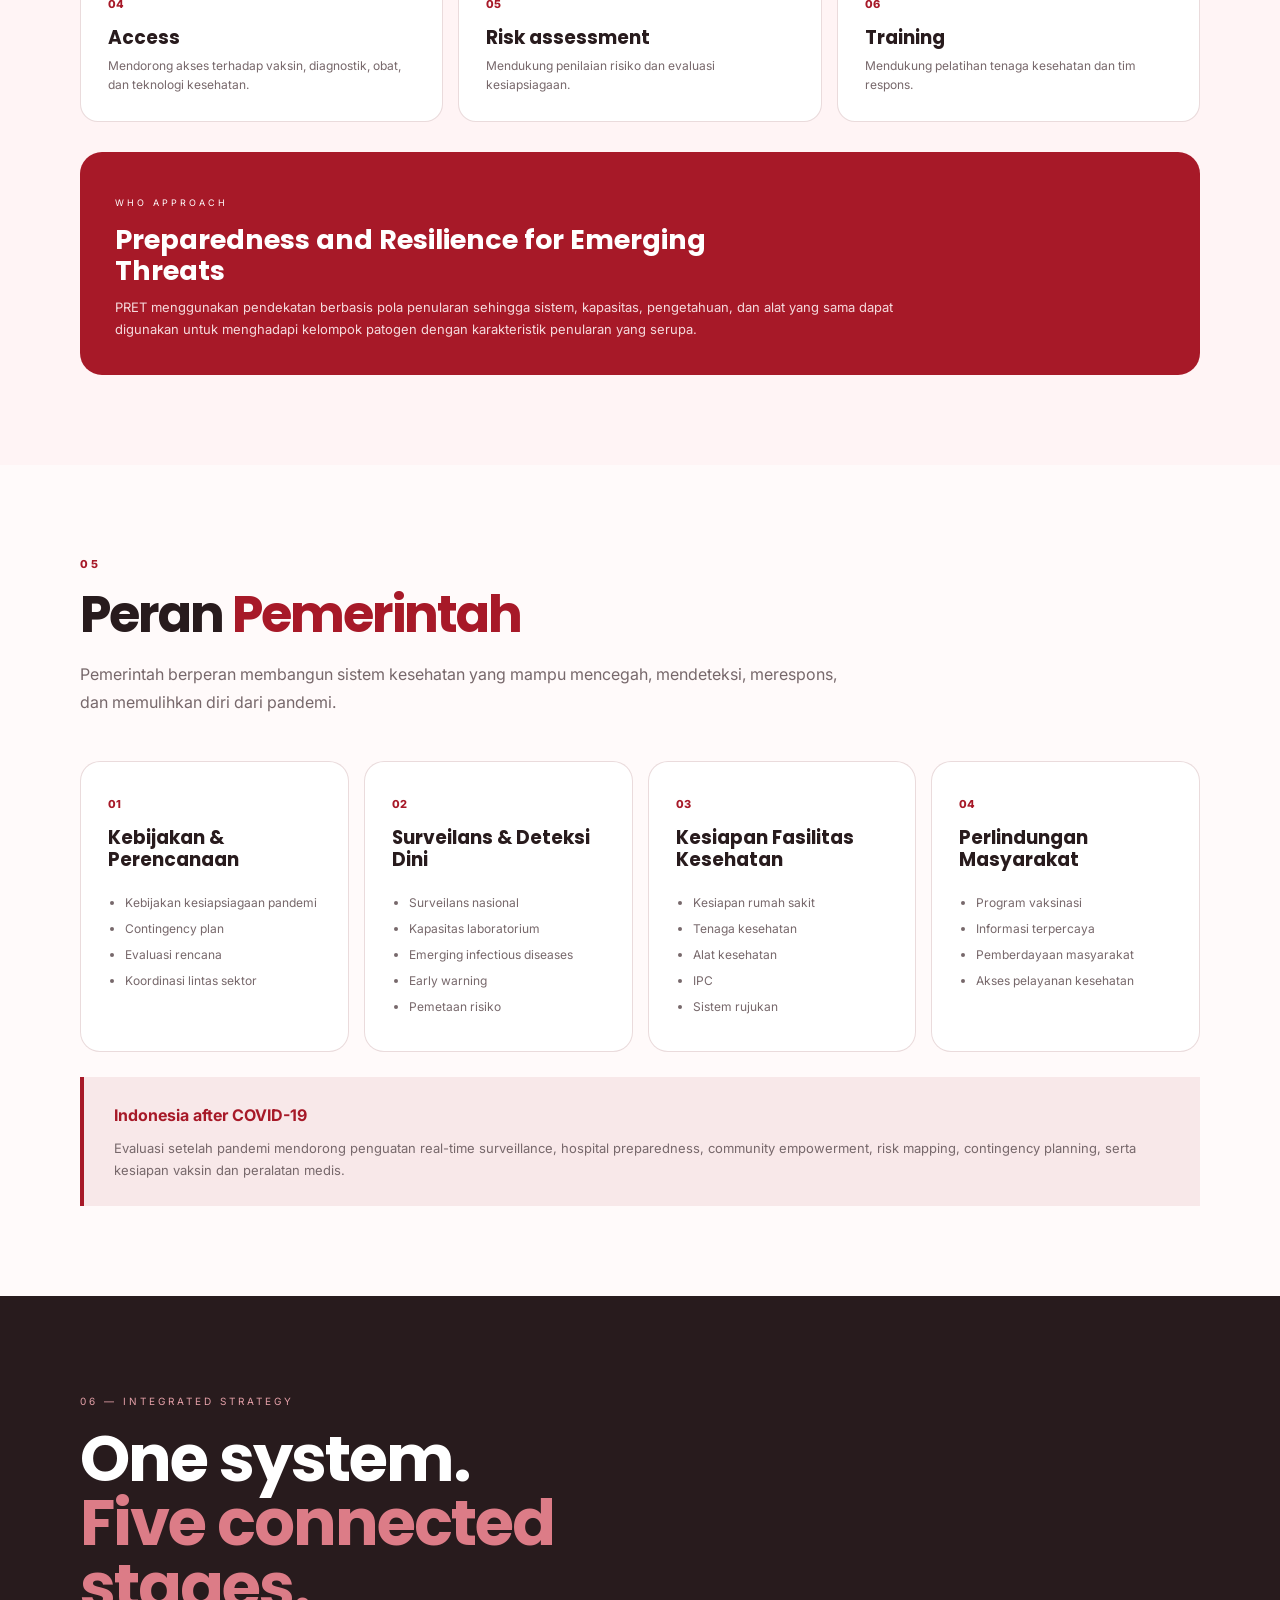
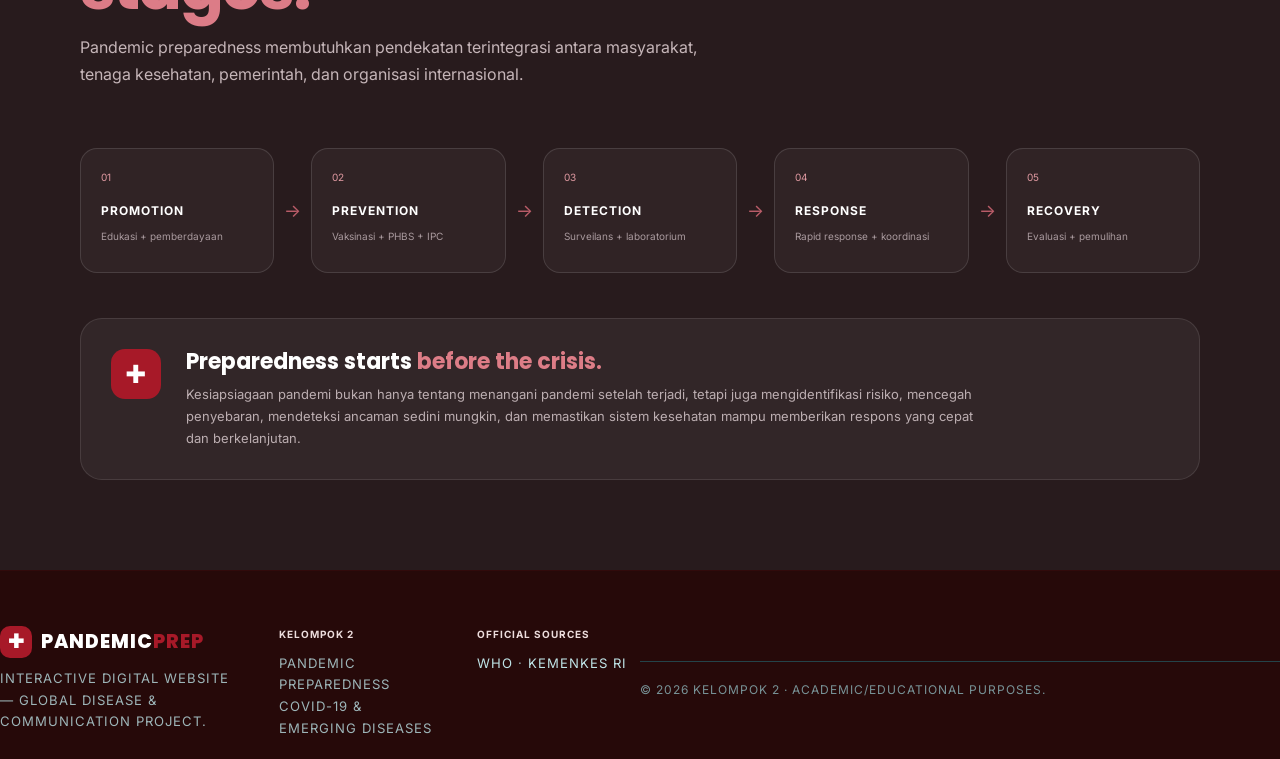
<file: pages/prevention.html>
<!DOCTYPE html>
<html lang="id"><head><meta charset="UTF-8"><meta name="viewport" content="width=device-width,initial-scale=1">
<title>03 Prevention Strategy | PandemicPrep Kelompok 2</title>
<link rel="preconnect" href="https://fonts.googleapis.com"><link rel="preconnect" href="https://fonts.gstatic.com" crossorigin>
<link href="https://fonts.googleapis.com/css2?family=Inter:wght@400;500;600;700;800&family=Poppins:wght@600;700;800&display=swap" rel="stylesheet">
<link rel="stylesheet" href="../style.css">
<link rel="stylesheet" href="prevention.css">
</head>


<body><div id="progress"></div><header class="navbar">
<a class="brand" href="../index.html"><span class="brand-mark">✚</span><span>Pandemic<span>Prep</span></span></a>
<button class="menu-toggle">☰</button>
<nav class="nav-links">
<a href="../index.html">Home</a><a href="overview.html">Overview</a><a href="mapping.html">Disease Map</a>
<a class="active" href="prevention.html">Prevention</a><a href="telehealth.html">Telehealth</a>
<a href="communication.html">Communication</a><a href="reflection.html">Reflection</a>
</nav><button class="theme-toggle" id="themeToggle">☾</button></header>

<main>
 <main class="prevention-page">

    <!-- =====================================================
         HERO
         ===================================================== -->

    <section class="prevention-hero">

        <div class="prevention-hero-inner">

            <div class="prevention-hero-content reveal">

                <div class="prevention-kicker">
                    <span>03</span>
                    <span>/</span>
                    <span>PREVENTION STRATEGY</span>
                    <i></i>
                </div>

                <h1>
                    Prepare
                    <span>before</span>
                    the next outbreak.
                </h1>

                <p>
                    Strategi kesiapsiagaan pandemi mencakup promosi kesehatan,
                    pencegahan, deteksi dini, pengendalian penyakit, hingga
                    pemulihan sistem kesehatan.
                </p>

                <a href="#strategy" class="prevention-hero-btn">
                    Explore strategy
                    <span>↓</span>
                </a>

            </div>


            <div class="prevention-hero-visual">

                <div class="prevention-orbit orbit-one"></div>
                <div class="prevention-orbit orbit-two"></div>

                <div class="prevention-shield">
                    <div class="shield-icon">✚</div>
                </div>

                <div class="prevention-dot dot-one"></div>
                <div class="prevention-dot dot-two"></div>
                <div class="prevention-dot dot-three"></div>

                <div class="prevention-label label-one">
                    <strong>PREVENT</strong>
                    <span>Reduce risk</span>
                </div>

                <div class="prevention-label label-two">
                    <strong>DETECT</strong>
                    <span>Find early</span>
                </div>

                <div class="prevention-label label-three">
                    <strong>RESPOND</strong>
                    <span>Act quickly</span>
                </div>

            </div>

        </div>

    </section>


    <!-- =====================================================
         INTRO
         ===================================================== -->

    <section class="prevention-intro">

        <div class="container">

            <div class="section-heading reveal">

                <span class="section-number">01 — 06</span>

                <h2>
                    Pandemic preparedness
                    is a <span>continuous process.</span>
                </h2>

                <p>
                    Kesiapsiagaan pandemi bukan hanya tentang menangani wabah
                    setelah terjadi. Sistem harus mampu mengenali risiko,
                    mencegah penularan, mendeteksi ancaman, merespons secara
                    cepat, dan memulihkan sistem kesehatan.
                </p>

            </div>

        </div>

    </section>


    <!-- =====================================================
         INTEGRATED STRATEGY
         ===================================================== -->

    <section class="integrated-strategy" id="strategy">

        <div class="container">

            <div class="section-heading centered reveal">

                <span class="section-number">PANDEMIC PREPAREDNESS</span>

                <h2>
                    From prevention
                    <span>to recovery.</span>
                </h2>

            </div>


            <div class="strategy-flow reveal">

                <div class="strategy-step">

                    <div class="strategy-icon">01</div>

                    <div>
                        <span>PROMOTION</span>
                        <h3>Promosi</h3>
                        <p>
                            Edukasi dan pemberdayaan masyarakat.
                        </p>
                    </div>

                </div>


                <div class="flow-arrow">→</div>


                <div class="strategy-step">

                    <div class="strategy-icon">02</div>

                    <div>
                        <span>PREVENTION</span>
                        <h3>Pencegahan</h3>
                        <p>
                            Vaksinasi, PHBS, IPC, dan pengurangan risiko.
                        </p>
                    </div>

                </div>


                <div class="flow-arrow">→</div>


                <div class="strategy-step">

                    <div class="strategy-icon">03</div>

                    <div>
                        <span>DETECTION</span>
                        <h3>Deteksi</h3>
                        <p>
                            Surveilans, laboratorium, dan early warning.
                        </p>
                    </div>

                </div>


                <div class="flow-arrow">→</div>


                <div class="strategy-step">

                    <div class="strategy-icon">04</div>

                    <div>
                        <span>RESPONSE</span>
                        <h3>Respons</h3>
                        <p>
                            Investigasi outbreak dan respons cepat.
                        </p>
                    </div>

                </div>


                <div class="flow-arrow">→</div>


                <div class="strategy-step">

                    <div class="strategy-icon">05</div>

                    <div>
                        <span>RECOVERY</span>
                        <h3>Pemulihan</h3>
                        <p>
                            Evaluasi dan penguatan sistem kesehatan.
                        </p>
                    </div>

                </div>

            </div>

        </div>

    </section>


    <!-- =====================================================
         01 PROMOSI KESEHATAN
         ===================================================== -->

    <section class="prevention-section">

        <div class="container">

            <div class="section-layout reveal">

                <div class="section-title">

                    <span class="section-number">01</span>

                    <h2>
                        Promosi
                        <span>Kesehatan</span>
                    </h2>

                    <p>
                        Meningkatkan pengetahuan, kesadaran, dan kemampuan
                        masyarakat dalam mencegah serta menghadapi penyakit
                        menular dan potensi pandemi.
                    </p>

                </div>


                <div class="content-card">

                    <div class="card-intro">
                        <strong>Community protection</strong>

                        <p>
                            Masyarakat tidak hanya menjadi penerima informasi,
                            tetapi juga perlu dilibatkan dalam perlindungan
                            kesehatan di tingkat komunitas.
                        </p>
                    </div>


                    <div class="check-list">

                        <div>
                            <span>01</span>
                            <p>Edukasi gejala, penularan, faktor risiko, dan pencegahan.</p>
                        </div>

                        <div>
                            <span>02</span>
                            <p>Mendorong perilaku hidup bersih dan sehat.</p>
                        </div>

                        <div>
                            <span>03</span>
                            <p>Menggunakan sumber informasi kesehatan terpercaya.</p>
                        </div>

                        <div>
                            <span>04</span>
                            <p>Meningkatkan kesadaran vaksinasi sesuai rekomendasi.</p>
                        </div>

                        <div>
                            <span>05</span>
                            <p>Mengedukasi kapan harus mencari pertolongan medis.</p>
                        </div>

                        <div>
                            <span>06</span>
                            <p>Melibatkan masyarakat dalam kesiapsiagaan wabah.</p>
                        </div>

                        <div>
                            <span>07</span>
                            <p>Mengenali informasi yang salah atau menyesatkan.</p>
                        </div>

                        <div>
                            <span>08</span>
                            <p>Menggunakan media digital untuk komunikasi kesehatan.</p>
                        </div>

                    </div>

                </div>

            </div>

        </div>

    </section>


    <!-- =====================================================
         02 PENCEGAHAN
         ===================================================== -->

    <section class="prevention-section soft-section">

        <div class="container">

            <div class="section-layout reveal">

                <div class="section-title">

                    <span class="section-number">02</span>

                    <h2>
                        Pencegahan
                        <span>Penyakit</span>
                    </h2>

                    <p>
                        Mengurangi risiko muncul dan menyebarnya penyakit
                        menular, termasuk COVID-19 dan emerging infectious
                        diseases.
                    </p>

                </div>


                <div class="prevention-cards">

                    <!-- VACCINATION -->

                    <article class="strategy-card">

                        <div class="card-icon">01</div>

                        <span>VACCINATION</span>

                        <h3>Vaksinasi</h3>

                        <p>
                            Vaksinasi merupakan strategi penting untuk
                            mengurangi risiko penyakit berat dan membantu
                            mengendalikan penyakit yang dapat dicegah dengan
                            vaksin.
                        </p>

                        <div class="card-tags">
                            <span>Availability</span>
                            <span>Distribution</span>
                            <span>Implementation</span>
                        </div>

                    </article>


                    <!-- PHBS -->

                    <article class="strategy-card">

                        <div class="card-icon">02</div>

                        <span>HEALTHY BEHAVIOR</span>

                        <h3>PHBS</h3>

                        <p>
                            Perilaku hidup bersih dan sehat membantu mengurangi
                            risiko penularan penyakit di masyarakat.
                        </p>

                        <ul>
                            <li>Kebersihan tangan</li>
                            <li>Etika batuk dan bersin</li>
                            <li>Kebersihan lingkungan</li>
                            <li>Masker sesuai situasi risiko</li>
                            <li>Ventilasi dan kualitas udara</li>
                        </ul>

                    </article>


                    <!-- EARLY DETECTION -->

                    <article class="strategy-card">

                        <div class="card-icon">03</div>

                        <span>EARLY DETECTION</span>

                        <h3>Deteksi Dini</h3>

                        <p>
                            Deteksi dini memungkinkan tindakan dilakukan
                            sebelum penyebaran penyakit menjadi lebih luas.
                        </p>

                        <ul>
                            <li>Pemantauan gejala dan kasus</li>
                            <li>Surveilans epidemiologi</li>
                            <li>Pemeriksaan laboratorium</li>
                            <li>Pemantauan pola penyakit</li>
                            <li>Risk assessment</li>
                        </ul>

                    </article>

                </div>

            </div>

        </div>

    </section>


    <!-- =====================================================
         03 PENGENDALIAN PENYAKIT
         ===================================================== -->

    <section class="control-section">

        <div class="container">

            <div class="section-heading reveal">

                <span class="section-number">03</span>

                <h2>
                    Pengendalian
                    <span>Penyakit</span>
                </h2>

                <p>
                    Pengendalian bertujuan mendeteksi kasus sedini mungkin,
                    mencegah penularan lebih lanjut, dan mengurangi dampak
                    penyakit terhadap masyarakat.
                </p>

            </div>


            <div class="control-grid reveal">

                <div class="control-card">
                    <strong>01</strong>
                    <h3>Surveilans</h3>
                    <p>
                        Memantau tren dan mendeteksi perubahan pola penyakit.
                    </p>
                </div>

                <div class="control-card">
                    <strong>02</strong>
                    <h3>Investigasi</h3>
                    <p>
                        Deteksi dan investigasi kasus secara cepat.
                    </p>
                </div>

                <div class="control-card">
                    <strong>03</strong>
                    <h3>Laboratorium</h3>
                    <p>
                        Pemeriksaan laboratorium dan pemantauan karakteristik
                        atau varian penyakit.
                    </p>
                </div>

                <div class="control-card">
                    <strong>04</strong>
                    <h3>IPC</h3>
                    <p>
                        Pencegahan dan pengendalian infeksi di fasilitas
                        pelayanan kesehatan.
                    </p>
                </div>

                <div class="control-card">
                    <strong>05</strong>
                    <h3>Rapid Response</h3>
                    <p>
                        Sistem peringatan dini dan respons cepat terhadap
                        outbreak.
                    </p>
                </div>

                <div class="control-card">
                    <strong>06</strong>
                    <h3>Koordinasi</h3>
                    <p>
                        Kolaborasi fasilitas kesehatan, pemerintah,
                        laboratorium, dan masyarakat.
                    </p>
                </div>

            </div>


            <div class="surveillance-highlight reveal">

                <div class="highlight-number">
                    241
                    <small>studies</small>
                </div>

                <div>
                    <span>2024 SCOPING REVIEW</span>

                    <h3>
                        Surveillance continues to evolve.
                    </h3>

                    <p>
                        Pandemi COVID-19 mendorong perkembangan berbagai metode
                        surveilans, termasuk digital surveillance dan
                        wastewater surveillance.
                    </p>
                </div>

            </div>

        </div>

    </section>


    <!-- =====================================================
         INDONESIA
         ===================================================== -->

    <section class="indonesia-section">

        <div class="container">

            <div class="section-layout reveal">

                <div class="section-title">

                    <span class="section-number">INDONESIA</span>

                    <h2>
                        Pengendalian
                        <span>di Indonesia</span>
                    </h2>

                </div>


                <div class="indonesia-content">

                    <p>
                        Pengalaman COVID-19 mendorong Indonesia memperkuat
                        sistem surveilans, integrasi data, kemampuan analisis,
                        serta pemanfaatan data di tingkat daerah.
                    </p>


                    <div class="indonesia-system">

                        <div>
                            <strong>EWARS</strong>
                            <span>
                                Early Warning Alert and Response System
                            </span>
                            <p>
                                Mendukung deteksi dini, notifikasi, dan
                                pertukaran data.
                            </p>
                        </div>

                        <div>
                            <strong>RRT</strong>
                            <span>
                                Rapid Response Teams
                            </span>
                            <p>
                                Melakukan verifikasi sinyal, investigasi
                                epidemiologi, penilaian risiko, dan respons
                                outbreak.
                            </p>
                        </div>

                    </div>

                </div>

            </div>

        </div>

    </section>


    <!-- =====================================================
         04 WHO
         ===================================================== -->

    <section class="who-section soft-section">

        <div class="container">

            <div class="section-heading centered reveal">

                <span class="section-number">04 — WHO</span>

                <h2>
                    Global coordination
                    <span>for emerging threats.</span>
                </h2>

                <p>
                    WHO mendukung negara dalam membangun kesiapsiagaan,
                    surveilans, kapasitas sistem kesehatan, dan respons
                    terhadap emerging diseases.
                </p>

            </div>


            <div class="who-grid reveal">

                <div class="who-card">
                    <span>01</span>
                    <h3>Global guidance</h3>
                    <p>
                        Menyusun pedoman dan rekomendasi global.
                    </p>
                </div>

                <div class="who-card">
                    <span>02</span>
                    <h3>Surveillance</h3>
                    <p>
                        Mendukung penguatan surveilans dan kesiapsiagaan.
                    </p>
                </div>

                <div class="who-card">
                    <span>03</span>
                    <h3>Health systems</h3>
                    <p>
                        Mendukung penguatan kapasitas sistem kesehatan.
                    </p>
                </div>

                <div class="who-card">
                    <span>04</span>
                    <h3>Access</h3>
                    <p>
                        Mendorong akses terhadap vaksin, diagnostik, obat,
                        dan teknologi kesehatan.
                    </p>
                </div>

                <div class="who-card">
                    <span>05</span>
                    <h3>Risk assessment</h3>
                    <p>
                        Mendukung penilaian risiko dan evaluasi kesiapsiagaan.
                    </p>
                </div>

                <div class="who-card">
                    <span>06</span>
                    <h3>Training</h3>
                    <p>
                        Mendukung pelatihan tenaga kesehatan dan tim respons.
                    </p>
                </div>

            </div>


            <div class="pret-box reveal">

                <span>WHO APPROACH</span>

                <h3>
                    Preparedness and Resilience
                    for Emerging Threats
                </h3>

                <p>
                    PRET menggunakan pendekatan berbasis pola penularan
                    sehingga sistem, kapasitas, pengetahuan, dan alat yang
                    sama dapat digunakan untuk menghadapi kelompok patogen
                    dengan karakteristik penularan yang serupa.
                </p>

            </div>

        </div>

    </section>


    <!-- =====================================================
         05 PEMERINTAH
         ===================================================== -->

    <section class="government-section">

        <div class="container">

            <div class="section-heading reveal">

                <span class="section-number">05</span>

                <h2>
                    Peran
                    <span>Pemerintah</span>
                </h2>

                <p>
                    Pemerintah berperan membangun sistem kesehatan yang mampu
                    mencegah, mendeteksi, merespons, dan memulihkan diri dari
                    pandemi.
                </p>

            </div>


            <div class="government-grid reveal">

                <div class="government-card">

                    <span>01</span>

                    <h3>
                        Kebijakan &
                        Perencanaan
                    </h3>

                    <ul>
                        <li>Kebijakan kesiapsiagaan pandemi</li>
                        <li>Contingency plan</li>
                        <li>Evaluasi rencana</li>
                        <li>Koordinasi lintas sektor</li>
                    </ul>

                </div>


                <div class="government-card">

                    <span>02</span>

                    <h3>
                        Surveilans &
                        Deteksi Dini
                    </h3>

                    <ul>
                        <li>Surveilans nasional</li>
                        <li>Kapasitas laboratorium</li>
                        <li>Emerging infectious diseases</li>
                        <li>Early warning</li>
                        <li>Pemetaan risiko</li>
                    </ul>

                </div>


                <div class="government-card">

                    <span>03</span>

                    <h3>
                        Kesiapan
                        Fasilitas Kesehatan
                    </h3>

                    <ul>
                        <li>Kesiapan rumah sakit</li>
                        <li>Tenaga kesehatan</li>
                        <li>Alat kesehatan</li>
                        <li>IPC</li>
                        <li>Sistem rujukan</li>
                    </ul>

                </div>


                <div class="government-card">

                    <span>04</span>

                    <h3>
                        Perlindungan
                        Masyarakat
                    </h3>

                    <ul>
                        <li>Program vaksinasi</li>
                        <li>Informasi terpercaya</li>
                        <li>Pemberdayaan masyarakat</li>
                        <li>Akses pelayanan kesehatan</li>
                    </ul>

                </div>

            </div>


            <div class="government-note reveal">

                <strong>Indonesia after COVID-19</strong>

                <p>
                    Evaluasi setelah pandemi mendorong penguatan real-time
                    surveillance, hospital preparedness, community
                    empowerment, risk mapping, contingency planning,
                    serta kesiapan vaksin dan peralatan medis.
                </p>

            </div>

        </div>

    </section>


    <!-- =====================================================
         06 FINAL INTEGRATED STRATEGY
         ===================================================== -->

    <section class="final-strategy">

        <div class="container">

            <div class="final-heading reveal">

                <span>06 — INTEGRATED STRATEGY</span>

                <h2>
                    One system.
                    <br>
                    <em>Five connected stages.</em>
                </h2>

                <p>
                    Pandemic preparedness membutuhkan pendekatan terintegrasi
                    antara masyarakat, tenaga kesehatan, pemerintah, dan
                    organisasi internasional.
                </p>

            </div>


            <div class="final-flow reveal">

                <div class="final-stage">
                    <span>01</span>
                    <strong>PROMOTION</strong>
                    <small>Edukasi + pemberdayaan</small>
                </div>

                <div class="final-arrow">→</div>

                <div class="final-stage">
                    <span>02</span>
                    <strong>PREVENTION</strong>
                    <small>Vaksinasi + PHBS + IPC</small>
                </div>

                <div class="final-arrow">→</div>

                <div class="final-stage">
                    <span>03</span>
                    <strong>DETECTION</strong>
                    <small>Surveilans + laboratorium</small>
                </div>

                <div class="final-arrow">→</div>

                <div class="final-stage">
                    <span>04</span>
                    <strong>RESPONSE</strong>
                    <small>Rapid response + koordinasi</small>
                </div>

                <div class="final-arrow">→</div>

                <div class="final-stage">
                    <span>05</span>
                    <strong>RECOVERY</strong>
                    <small>Evaluasi + pemulihan</small>
                </div>

            </div>


            <div class="final-message reveal">

                <div class="final-message-mark">✚</div>

                <div>
                    <h3>
                        Preparedness starts
                        <span>before the crisis.</span>
                    </h3>

                    <p>
                        Kesiapsiagaan pandemi bukan hanya tentang menangani
                        pandemi setelah terjadi, tetapi juga mengidentifikasi
                        risiko, mencegah penyebaran, mendeteksi ancaman sedini
                        mungkin, dan memastikan sistem kesehatan mampu
                        memberikan respons yang cepat dan berkelanjutan.
                    </p>
                </div>

            </div>

        </div>

    </section>

</main>
<footer class="footer"><div class="container footer-grid">
<div><a class="brand" href="../index.html"><span class="brand-mark">✚</span><span>Pandemic<span>Prep</span></span></a><p>Interactive Digital Website — Global Disease & Communication Project.</p></div>
<div><strong>Kelompok 2</strong><p>Pandemic Preparedness<br>COVID-19 & Emerging Diseases</p></div>
<div><strong>Official sources</strong><p><a href="https://www.who.int/" target="_blank" rel="noopener">WHO</a> · <a href="https://www.kemkes.go.id/" target="_blank" rel="noopener">Kemenkes RI</a></p></div>
</div><div class="container footer-bottom">© 2026 Kelompok 2 · Academic/educational purposes.</div></footer>
<script src="../script.js"></script></body></html>
</file>
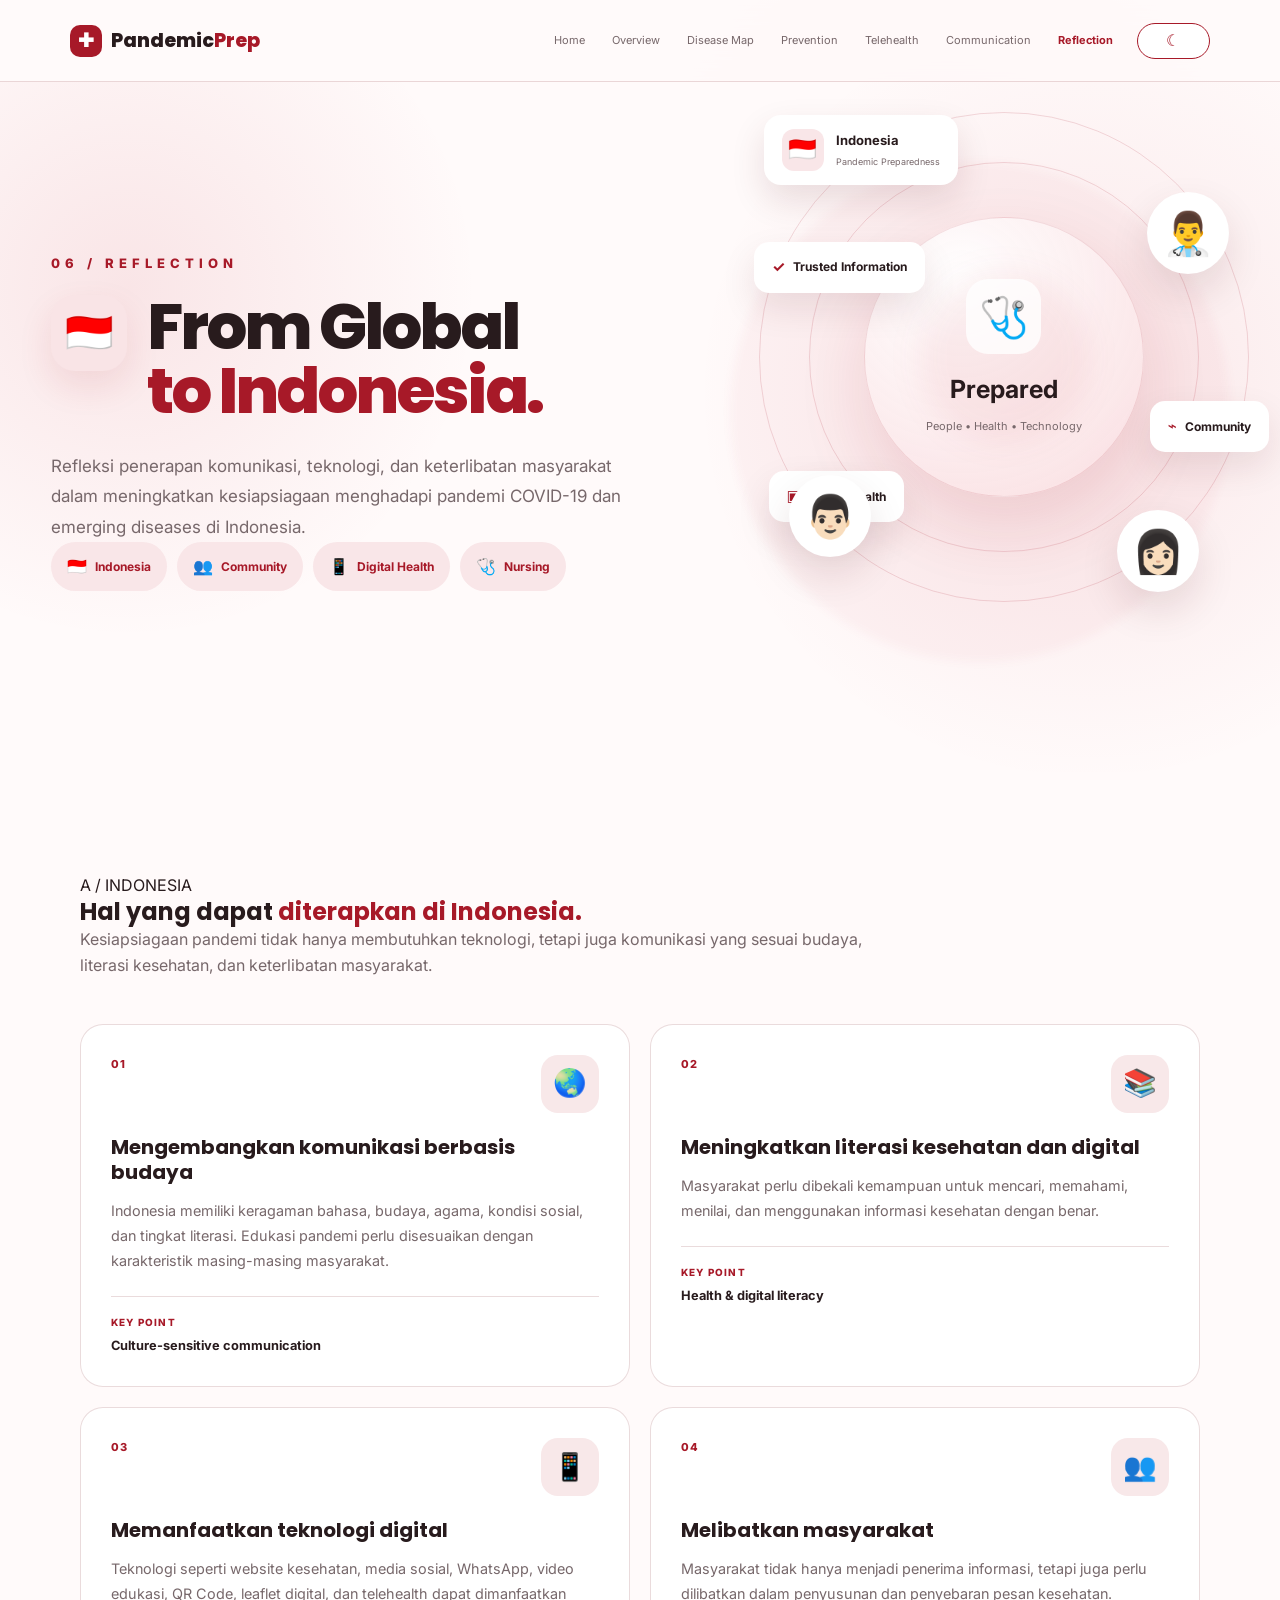
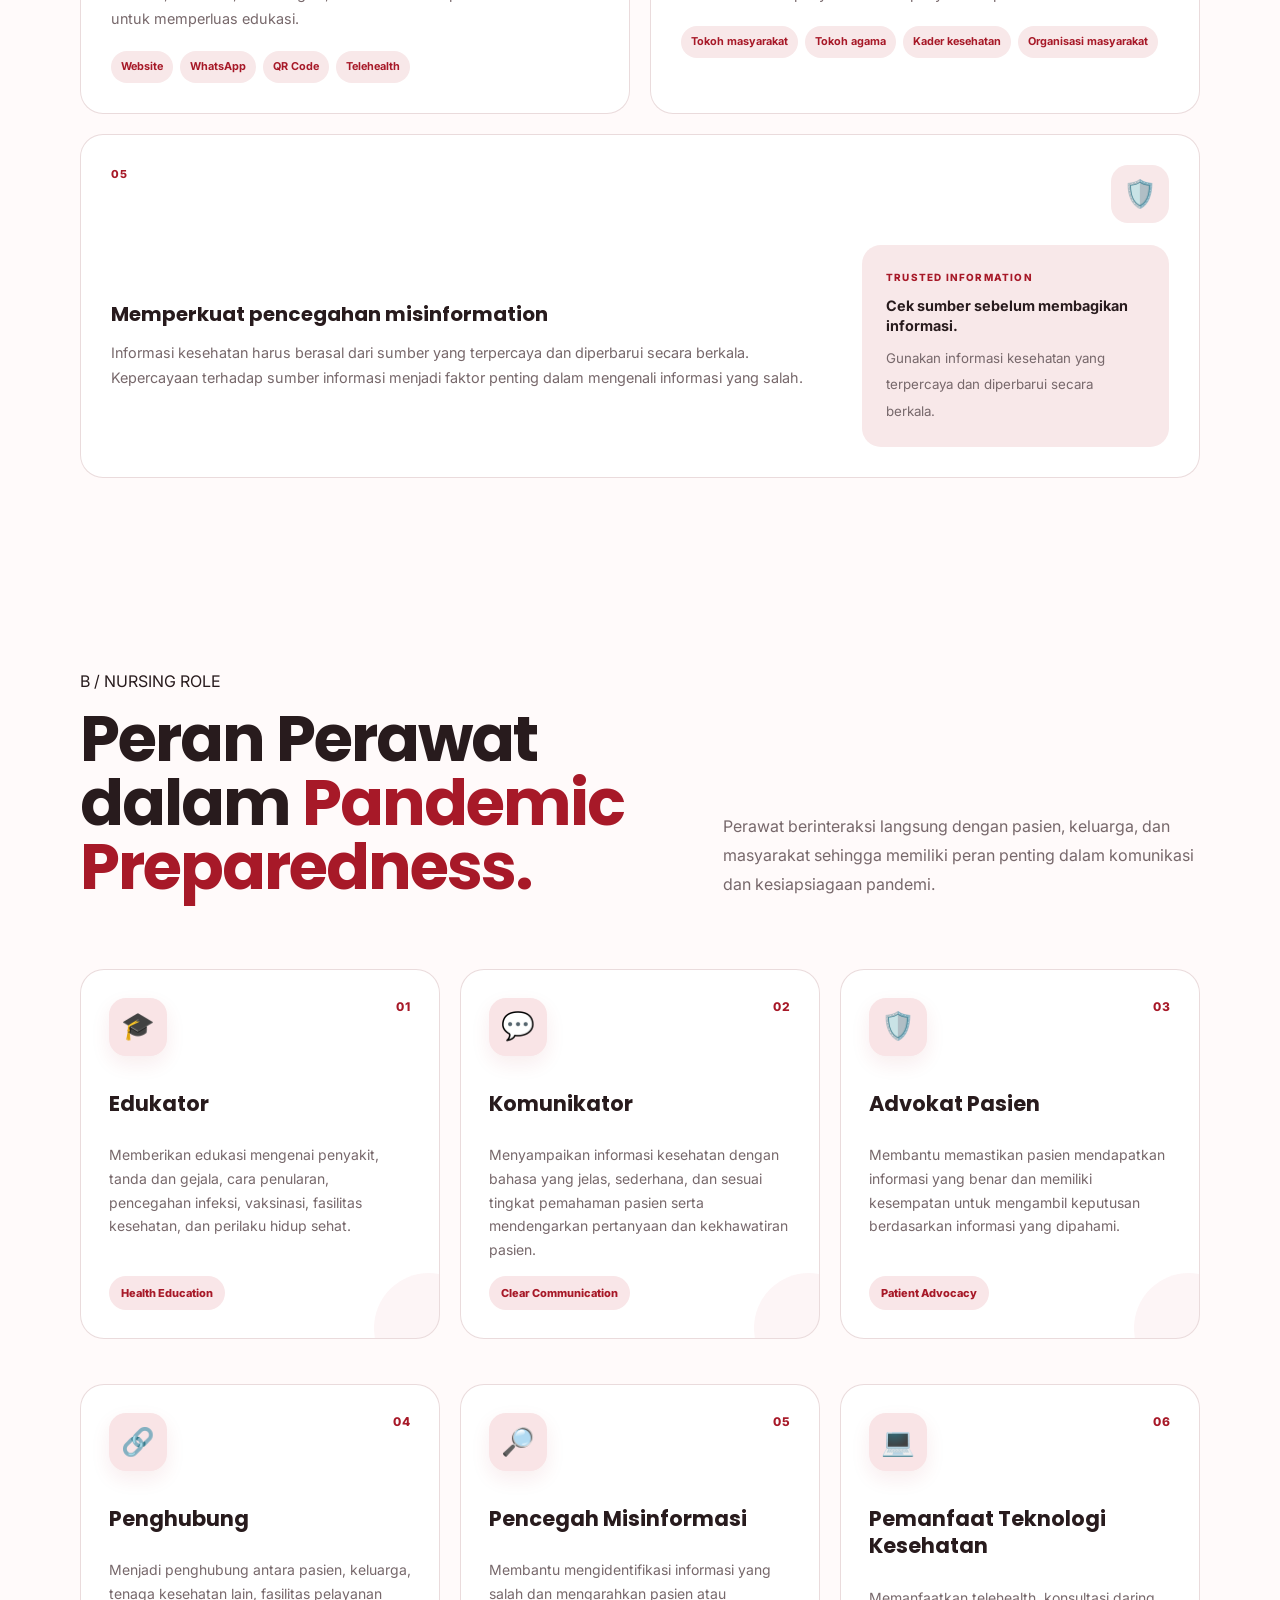
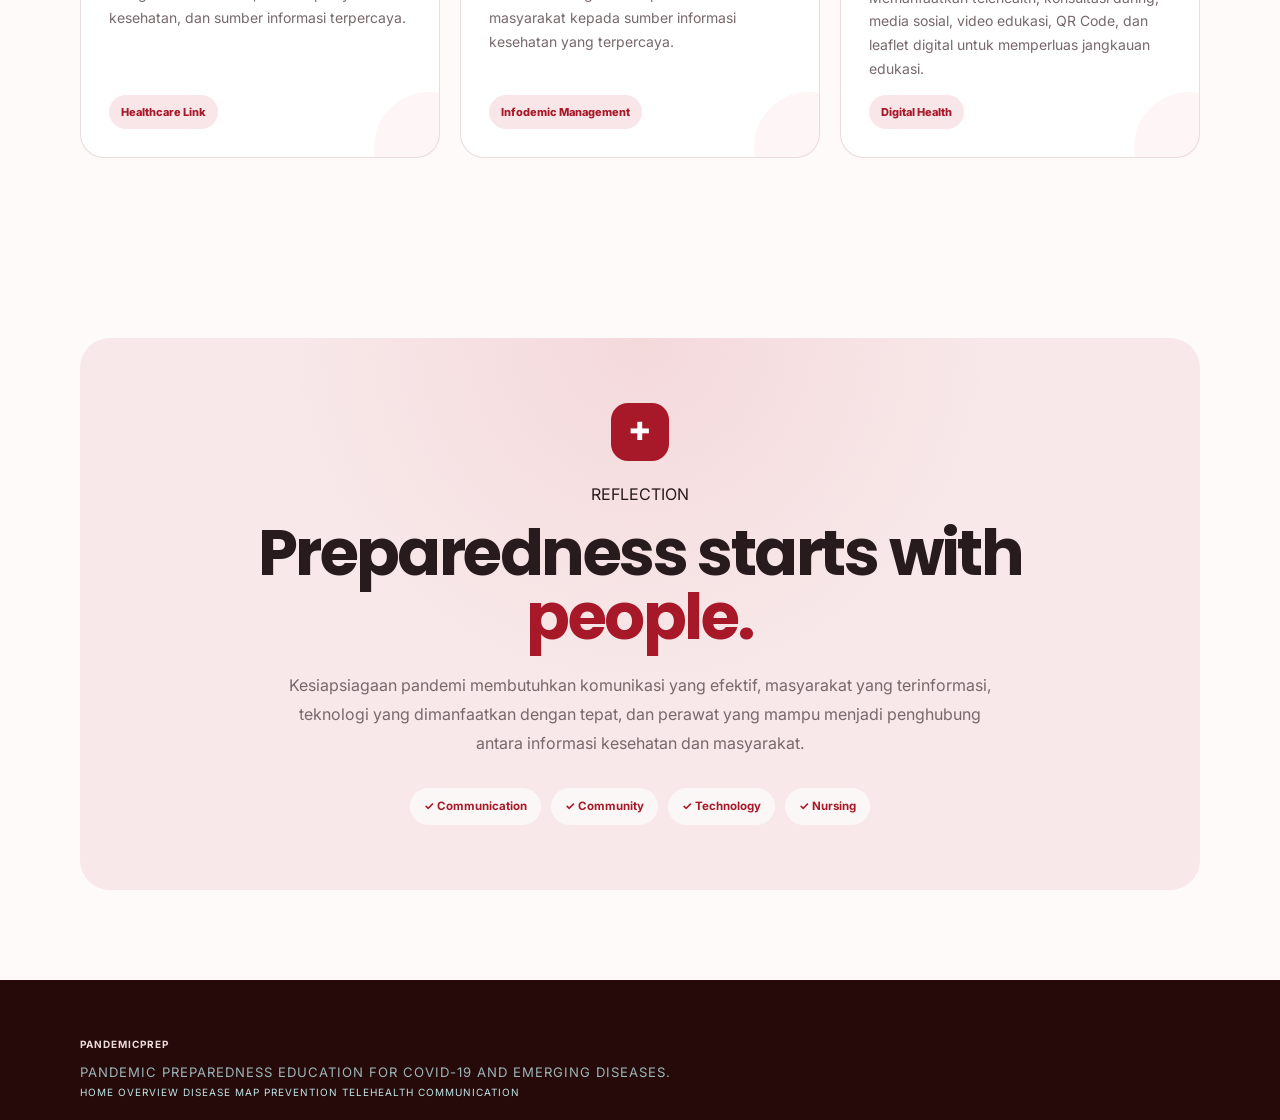
<file: pages/reflection.html>
<!DOCTYPE html>
<html lang="id">

<head>
    <meta charset="UTF-8">
    <meta name="viewport" content="width=device-width, initial-scale=1">

    <title>06 Reflection | PandemicPrep Kelompok 2</title>

    <link rel="preconnect" href="https://fonts.googleapis.com">
    <link rel="preconnect" href="https://fonts.gstatic.com" crossorigin>
    <link href="https://fonts.googleapis.com/css2?family=Inter:wght@400;500;600;700;800&family=Poppins:wght@600;700;800&display=swap"
        rel="stylesheet">

    <link rel="stylesheet" href="../style.css">
    <link rel="stylesheet" href="reflection.css">
</head>

<body class="reflection-page">



    <!-- =====================================================
         NAVBAR
    ====================================================== -->

    <header class="navbar">

        <a class="brand" href="../index.html">
            <span class="brand-mark">✚</span>
            <span>Pandemic<span>Prep</span></span>
        </a>

        <button class="menu-toggle" aria-label="Buka menu">
            ☰
        </button>

        <nav class="nav-links">
            <a href="../index.html">Home</a>
            <a href="overview.html">Overview</a>
            <a href="mapping.html">Disease Map</a>
            <a href="prevention.html">Prevention</a>
            <a href="telehealth.html">Telehealth</a>
            <a href="communication.html">Communication</a>
            <a href="reflection.html" class="active">Reflection</a>
        </nav>

        <button class="theme-toggle" id="themeToggle">
            ☾
        </button>

    </header>


    <main>

        <!-- =====================================================
             HERO
        ====================================================== -->

        <section class="reflection-hero">

            <div class="reflection-hero-inner">

                <!-- LEFT -->
                <div class="reflection-hero-content">

                    <span class="reflection-eyebrow">
                        06 / REFLECTION
                    </span>

                    <div class="reflection-title-row">

                        <div class="reflection-title-icon">
                            🇮🇩
                        </div>

                        <h1>
                            From Global
                            <span>to Indonesia.</span>
                        </h1>

                    </div>

                    <p class="reflection-hero-text">
                        Refleksi penerapan komunikasi, teknologi, dan
                        keterlibatan masyarakat dalam meningkatkan
                        kesiapsiagaan menghadapi pandemi COVID-19
                        dan emerging diseases di Indonesia.
                    </p>

                    <div class="reflection-tags">

                        <div class="reflection-tag">
                            <span>🇮🇩</span>
                            Indonesia
                        </div>

                        <div class="reflection-tag">
                            <span>👥</span>
                            Community
                        </div>

                        <div class="reflection-tag">
                            <span>📱</span>
                            Digital Health
                        </div>

                        <div class="reflection-tag">
                            <span>🩺</span>
                            Nursing
                        </div>

                    </div>

                </div>


                <!-- RIGHT : ILLUSTRATION -->
                <div class="reflection-hero-visual">

                    <!-- soft circles -->
                    <div class="reflection-orbit orbit-a"></div>
                    <div class="reflection-orbit orbit-b"></div>

                    <!-- Indonesia card -->
                    <div class="indonesia-card">

                        <div class="indonesia-flag">
                            🇮🇩
                        </div>

                        <div>
                            <strong>Indonesia</strong>
                            <small>Pandemic Preparedness</small>
                        </div>

                    </div>


                    <!-- Main community circle -->
                    <div class="reflection-circle">

                        <div class="circle-glow"></div>

                        <div class="circle-icon">
                            🩺
                        </div>

                        <strong>
                            Prepared
                        </strong>

                        <span>
                            People • Health • Technology
                        </span>

                    </div>


                    <!-- people -->
                    <div class="reflection-person person-a">
                        👨‍⚕️
                    </div>

                    <div class="reflection-person person-b">
                        👨🏻
                    </div>

                    <div class="reflection-person person-c">
                        👩🏻
                    </div>


                    <!-- floating information cards -->
                    <div class="reflection-float float-a">
                        <span>✓</span>
                        Trusted Information
                    </div>

                    <div class="reflection-float float-b">
                        <span>⌁</span>
                        Community
                    </div>

                    <div class="reflection-float float-c">
                        <span>▣</span>
                        Digital Health
                    </div>

                </div>

            </div>

        </section>


        <!-- =====================================================
             SECTION A
        ====================================================== -->

        <section class="reflection-section">

            <div class="container">

                <div class="section-heading reflection-heading">

                    <span class="mini-label">
                        A / INDONESIA
                    </span>

                    <h2>
                        Hal yang dapat
                        <span>diterapkan di Indonesia.</span>
                    </h2>

                    <p>
                        Kesiapsiagaan pandemi tidak hanya membutuhkan
                        teknologi, tetapi juga komunikasi yang sesuai
                        budaya, literasi kesehatan, dan keterlibatan
                        masyarakat.
                    </p>

                </div>


                <div class="application-grid">

                    <!-- 01 -->
                    <article class="application-card">

                        <div class="application-top">
                            <span class="application-number">01</span>

                            <div class="application-icon">
                                🌏
                            </div>
                        </div>

                        <h3>
                            Mengembangkan komunikasi berbasis budaya
                        </h3>

                        <p>
                            Indonesia memiliki keragaman bahasa, budaya,
                            agama, kondisi sosial, dan tingkat literasi.
                            Edukasi pandemi perlu disesuaikan dengan
                            karakteristik masing-masing masyarakat.
                        </p>

                        <div class="application-line">
                            <span>KEY POINT</span>
                            <strong>Culture-sensitive communication</strong>
                        </div>

                    </article>


                    <!-- 02 -->
                    <article class="application-card">

                        <div class="application-top">
                            <span class="application-number">02</span>

                            <div class="application-icon">
                                📚
                            </div>
                        </div>

                        <h3>
                            Meningkatkan literasi kesehatan dan digital
                        </h3>

                        <p>
                            Masyarakat perlu dibekali kemampuan untuk
                            mencari, memahami, menilai, dan menggunakan
                            informasi kesehatan dengan benar.
                        </p>

                        <div class="application-line">
                            <span>KEY POINT</span>
                            <strong>Health & digital literacy</strong>
                        </div>

                    </article>


                    <!-- 03 -->
                    <article class="application-card">

                        <div class="application-top">
                            <span class="application-number">03</span>

                            <div class="application-icon">
                                📱
                            </div>
                        </div>

                        <h3>
                            Memanfaatkan teknologi digital
                        </h3>

                        <p>
                            Teknologi seperti website kesehatan,
                            media sosial, WhatsApp, video edukasi,
                            QR Code, leaflet digital, dan telehealth
                            dapat dimanfaatkan untuk memperluas edukasi.
                        </p>

                        <div class="technology-list">
                            <span>Website</span>
                            <span>WhatsApp</span>
                            <span>QR Code</span>
                            <span>Telehealth</span>
                        </div>

                    </article>


                    <!-- 04 -->
                    <article class="application-card">

                        <div class="application-top">
                            <span class="application-number">04</span>

                            <div class="application-icon">
                                👥
                            </div>
                        </div>

                        <h3>
                            Melibatkan masyarakat
                        </h3>

                        <p>
                            Masyarakat tidak hanya menjadi penerima
                            informasi, tetapi juga perlu dilibatkan
                            dalam penyusunan dan penyebaran pesan
                            kesehatan.
                        </p>

                        <div class="community-list">

                            <span>Tokoh masyarakat</span>
                            <span>Tokoh agama</span>
                            <span>Kader kesehatan</span>
                            <span>Organisasi masyarakat</span>

                        </div>

                    </article>


                    <!-- 05 -->
                    <article class="application-card application-wide">

                        <div class="application-top">
                            <span class="application-number">05</span>

                            <div class="application-icon">
                                🛡️
                            </div>
                        </div>

                        <div class="application-wide-content">

                            <div>
                                <h3>
                                    Memperkuat pencegahan misinformation
                                </h3>

                                <p>
                                    Informasi kesehatan harus berasal dari
                                    sumber yang terpercaya dan diperbarui
                                    secara berkala. Kepercayaan terhadap
                                    sumber informasi menjadi faktor penting
                                    dalam mengenali informasi yang salah.
                                </p>
                            </div>

                            <div class="trusted-source-box">

                                <span>TRUSTED INFORMATION</span>

                                <strong>
                                    Cek sumber sebelum membagikan informasi.
                                </strong>

                                <small>
                                    Gunakan informasi kesehatan yang
                                    terpercaya dan diperbarui secara berkala.
                                </small>

                            </div>

                        </div>

                    </article>

                </div>

            </div>

        </section>


        <!-- =====================================================
             SECTION B - ROLE OF NURSE
        ====================================================== -->

        <section class="nurse-section">

            <div class="container">

                <div class="nurse-heading">

                    <div>

                        <span class="mini-label">
                            B / NURSING ROLE
                        </span>

                        <h2>
                            Peran Perawat dalam
                            <span>Pandemic Preparedness.</span>
                        </h2>

                    </div>

                    <p>
                        Perawat berinteraksi langsung dengan pasien,
                        keluarga, dan masyarakat sehingga memiliki
                        peran penting dalam komunikasi dan kesiapsiagaan
                        pandemi.
                    </p>

                </div>


                <div class="nurse-role-grid">

                    <!-- 01 -->
                    <article class="nurse-role">

                        <div class="nurse-role-icon">
                            🎓
                        </div>

                        <span class="nurse-role-number">
                            01
                        </span>

                        <h3>
                            Edukator
                        </h3>

                        <p>
                            Memberikan edukasi mengenai penyakit,
                            tanda dan gejala, cara penularan,
                            pencegahan infeksi, vaksinasi,
                            fasilitas kesehatan, dan perilaku hidup sehat.
                        </p>

                        <div class="role-keyword">
                            Health Education
                        </div>

                    </article>


                    <!-- 02 -->
                    <article class="nurse-role">

                        <div class="nurse-role-icon">
                            💬
                        </div>

                        <span class="nurse-role-number">
                            02
                        </span>

                        <h3>
                            Komunikator
                        </h3>

                        <p>
                            Menyampaikan informasi kesehatan dengan
                            bahasa yang jelas, sederhana, dan sesuai
                            tingkat pemahaman pasien serta mendengarkan
                            pertanyaan dan kekhawatiran pasien.
                        </p>

                        <div class="role-keyword">
                            Clear Communication
                        </div>

                    </article>


                    <!-- 03 -->
                    <article class="nurse-role">

                        <div class="nurse-role-icon">
                            🛡️
                        </div>

                        <span class="nurse-role-number">
                            03
                        </span>

                        <h3>
                            Advokat Pasien
                        </h3>

                        <p>
                            Membantu memastikan pasien mendapatkan
                            informasi yang benar dan memiliki kesempatan
                            untuk mengambil keputusan berdasarkan
                            informasi yang dipahami.
                        </p>

                        <div class="role-keyword">
                            Patient Advocacy
                        </div>

                    </article>


                    <!-- 04 -->
                    <article class="nurse-role">

                        <div class="nurse-role-icon">
                            🔗
                        </div>

                        <span class="nurse-role-number">
                            04
                        </span>

                        <h3>
                            Penghubung
                        </h3>

                        <p>
                            Menjadi penghubung antara pasien, keluarga,
                            tenaga kesehatan lain, fasilitas pelayanan
                            kesehatan, dan sumber informasi terpercaya.
                        </p>

                        <div class="role-keyword">
                            Healthcare Link
                        </div>

                    </article>


                    <!-- 05 -->
                    <article class="nurse-role">

                        <div class="nurse-role-icon">
                            🔎
                        </div>

                        <span class="nurse-role-number">
                            05
                        </span>

                        <h3>
                            Pencegah Misinformasi
                        </h3>

                        <p>
                            Membantu mengidentifikasi informasi yang salah
                            dan mengarahkan pasien atau masyarakat kepada
                            sumber informasi kesehatan yang terpercaya.
                        </p>

                        <div class="role-keyword">
                            Infodemic Management
                        </div>

                    </article>


                    <!-- 06 -->
                    <article class="nurse-role">

                        <div class="nurse-role-icon">
                            💻
                        </div>

                        <span class="nurse-role-number">
                            06
                        </span>

                        <h3>
                            Pemanfaat Teknologi Kesehatan
                        </h3>

                        <p>
                            Memanfaatkan telehealth, konsultasi daring,
                            media sosial, video edukasi, QR Code,
                            dan leaflet digital untuk memperluas
                            jangkauan edukasi.
                        </p>

                        <div class="role-keyword">
                            Digital Health
                        </div>

                    </article>

                </div>

            </div>

        </section>


        <!-- =====================================================
             CLOSING
        ====================================================== -->

        <section class="reflection-closing">

            <div class="container">

                <div class="reflection-closing-box">

                    <div class="closing-icon">
                        ✚
                    </div>

                    <span class="mini-label">
                        REFLECTION
                    </span>

                    <h2>
                        Preparedness starts with
                        <span>people.</span>
                    </h2>

                    <p>
                        Kesiapsiagaan pandemi membutuhkan komunikasi
                        yang efektif, masyarakat yang terinformasi,
                        teknologi yang dimanfaatkan dengan tepat,
                        dan perawat yang mampu menjadi penghubung
                        antara informasi kesehatan dan masyarakat.
                    </p>

                    <div class="closing-points">

                        <span>✓ Communication</span>
                        <span>✓ Community</span>
                        <span>✓ Technology</span>
                        <span>✓ Nursing</span>

                    </div>

                </div>

            </div>

        </section>

    </main>


    <!-- =====================================================
         FOOTER
    ====================================================== -->

    <footer class="footer">

        <div class="container footer-inner">

            <div>
                <strong>PandemicPrep</strong>
                <p>
                    Pandemic preparedness education
                    for COVID-19 and emerging diseases.
                </p>
            </div>

            <div class="footer-links">

                <a href="../index.html">Home</a>
                <a href="overview.html">Overview</a>
                <a href="mapping.html">Disease Map</a>
                <a href="prevention.html">Prevention</a>
                <a href="telehealth.html">Telehealth</a>
                <a href="communication.html">Communication</a>

            </div>

        </div>

    </footer>


    <script src="../script.js"></script>

</body>

</html>
</file>
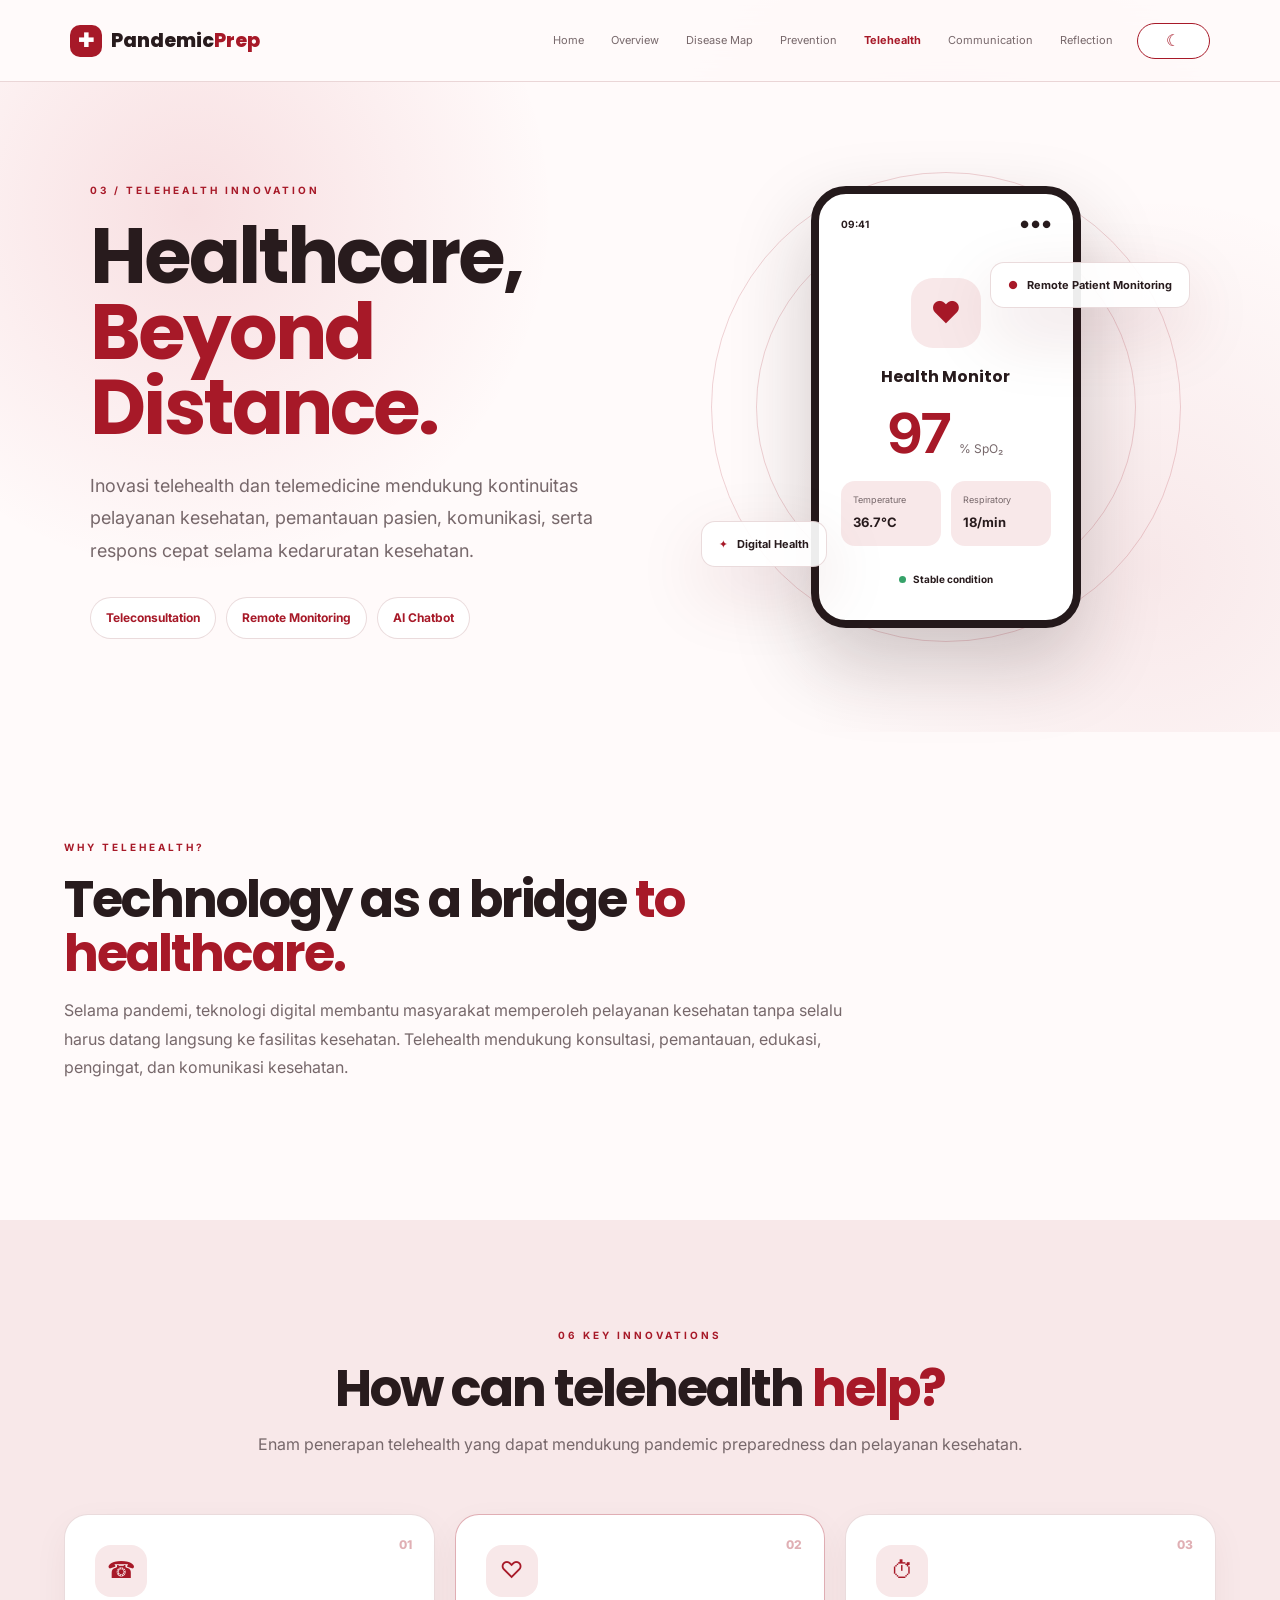
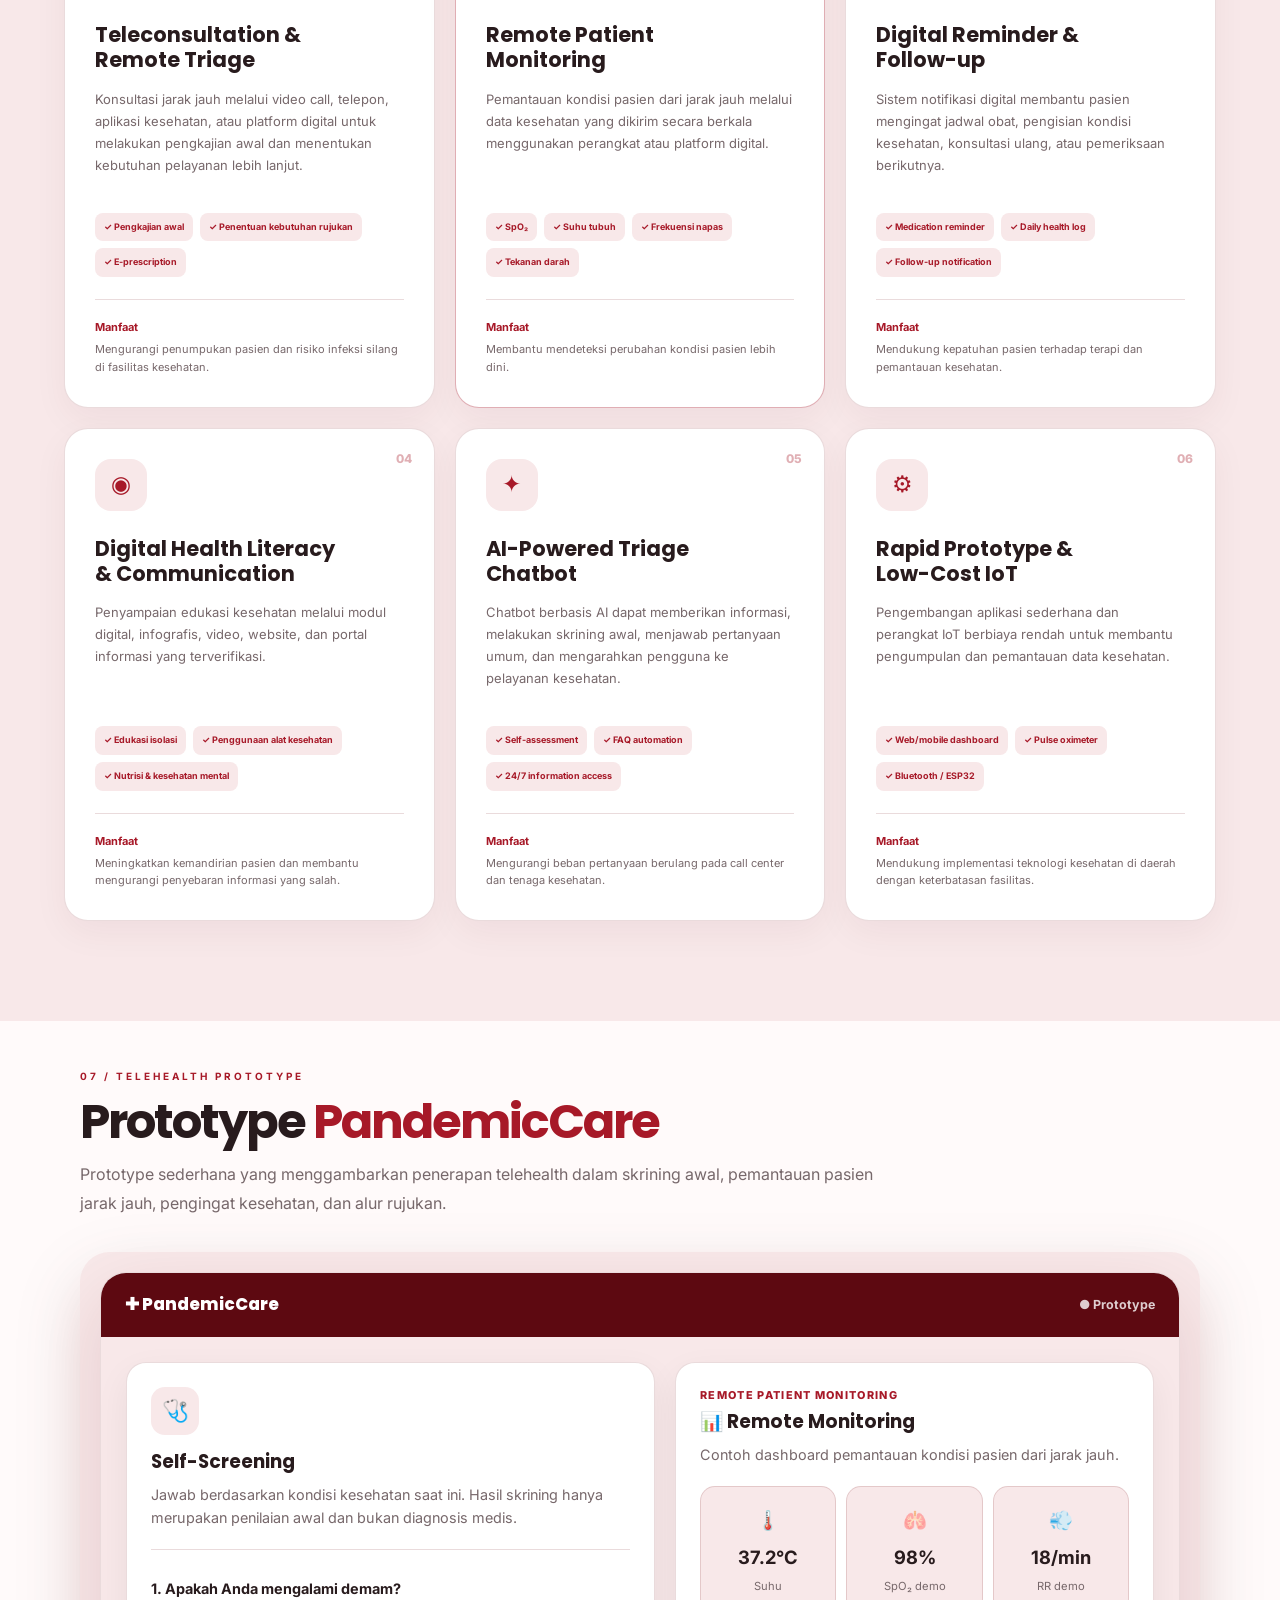
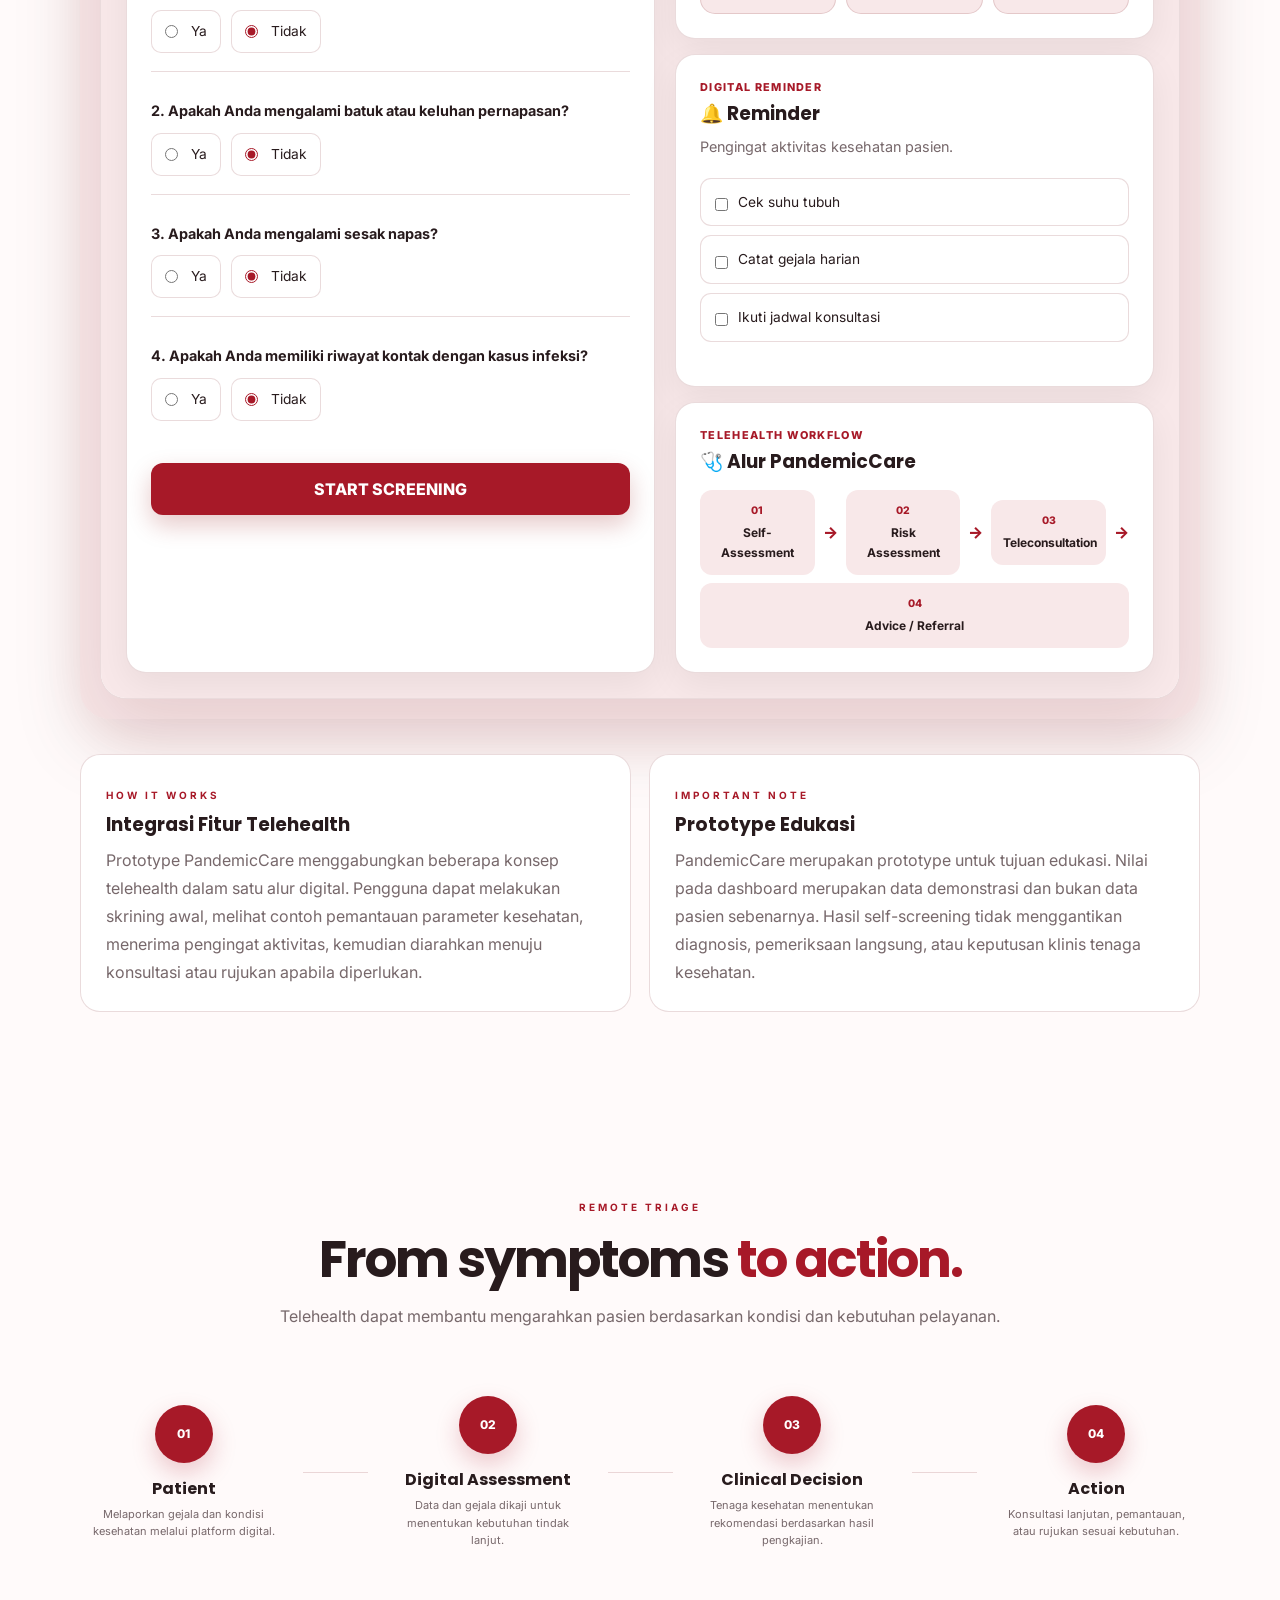
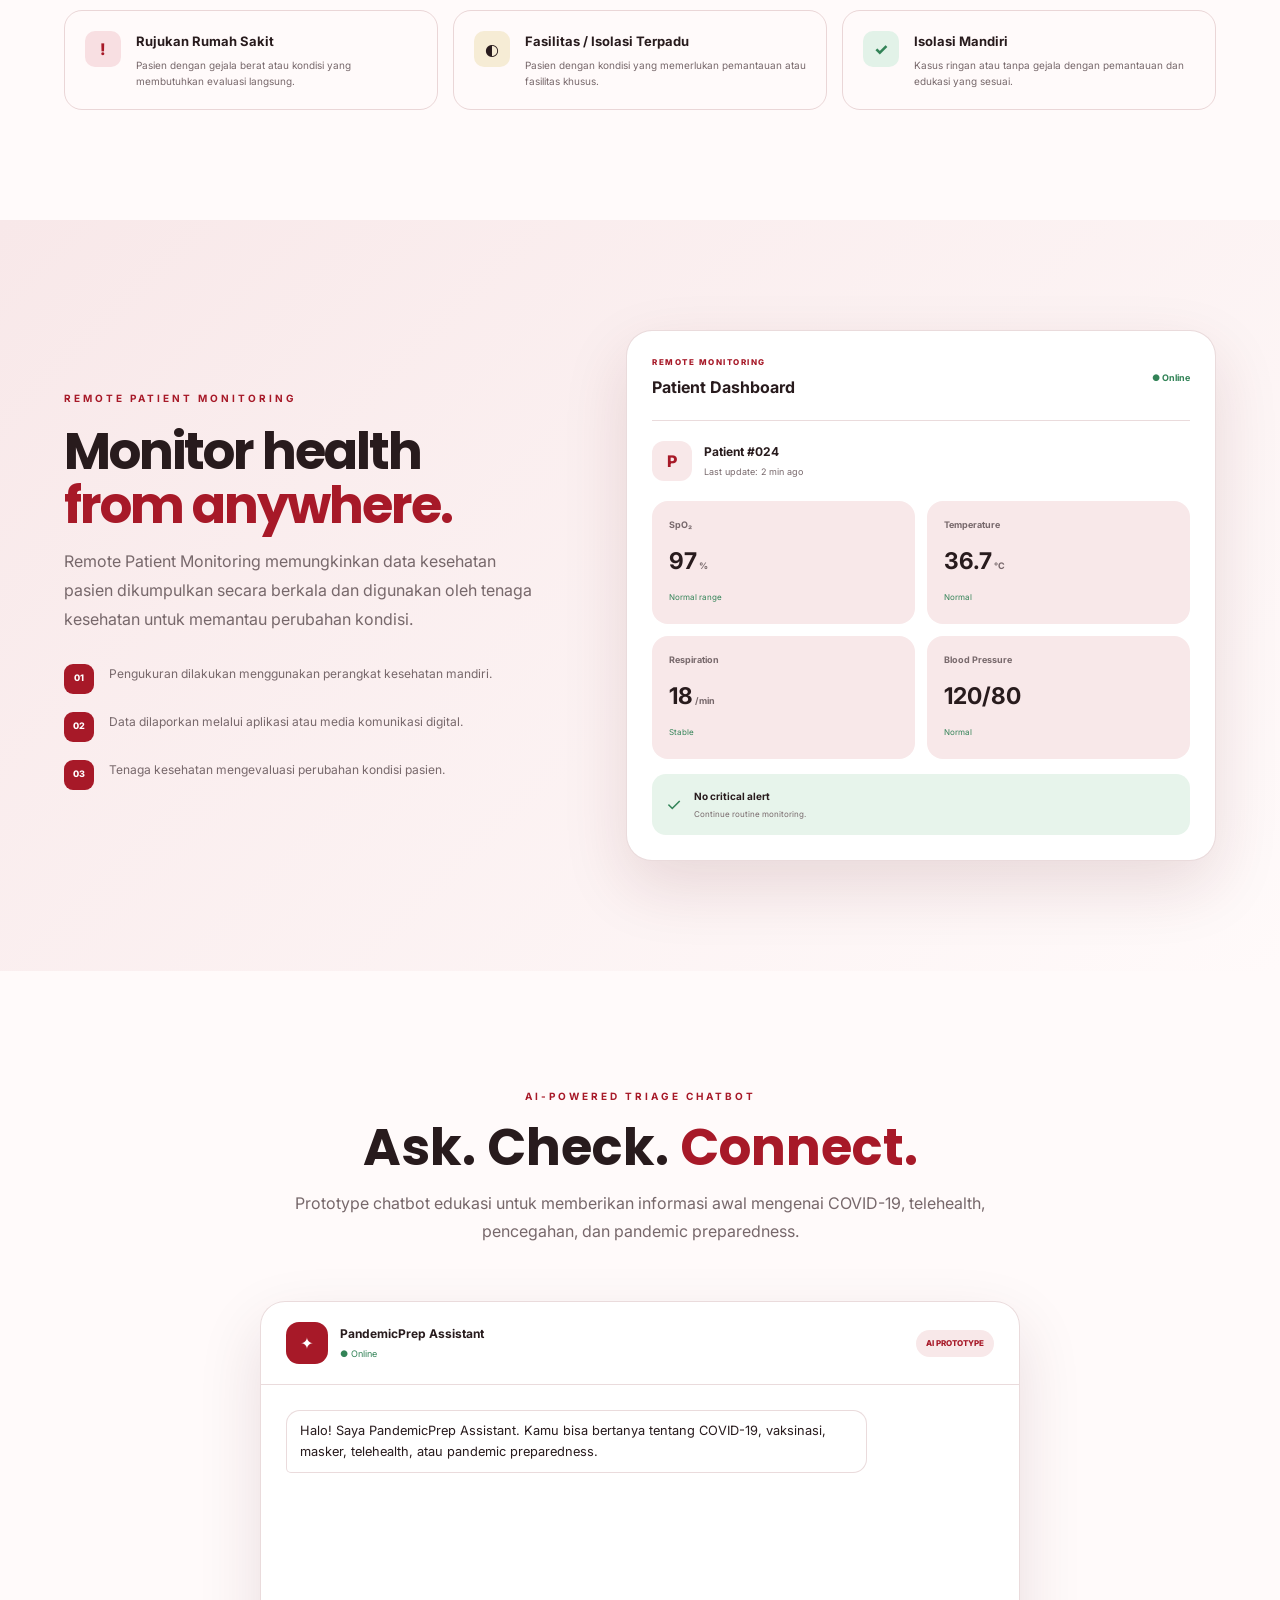
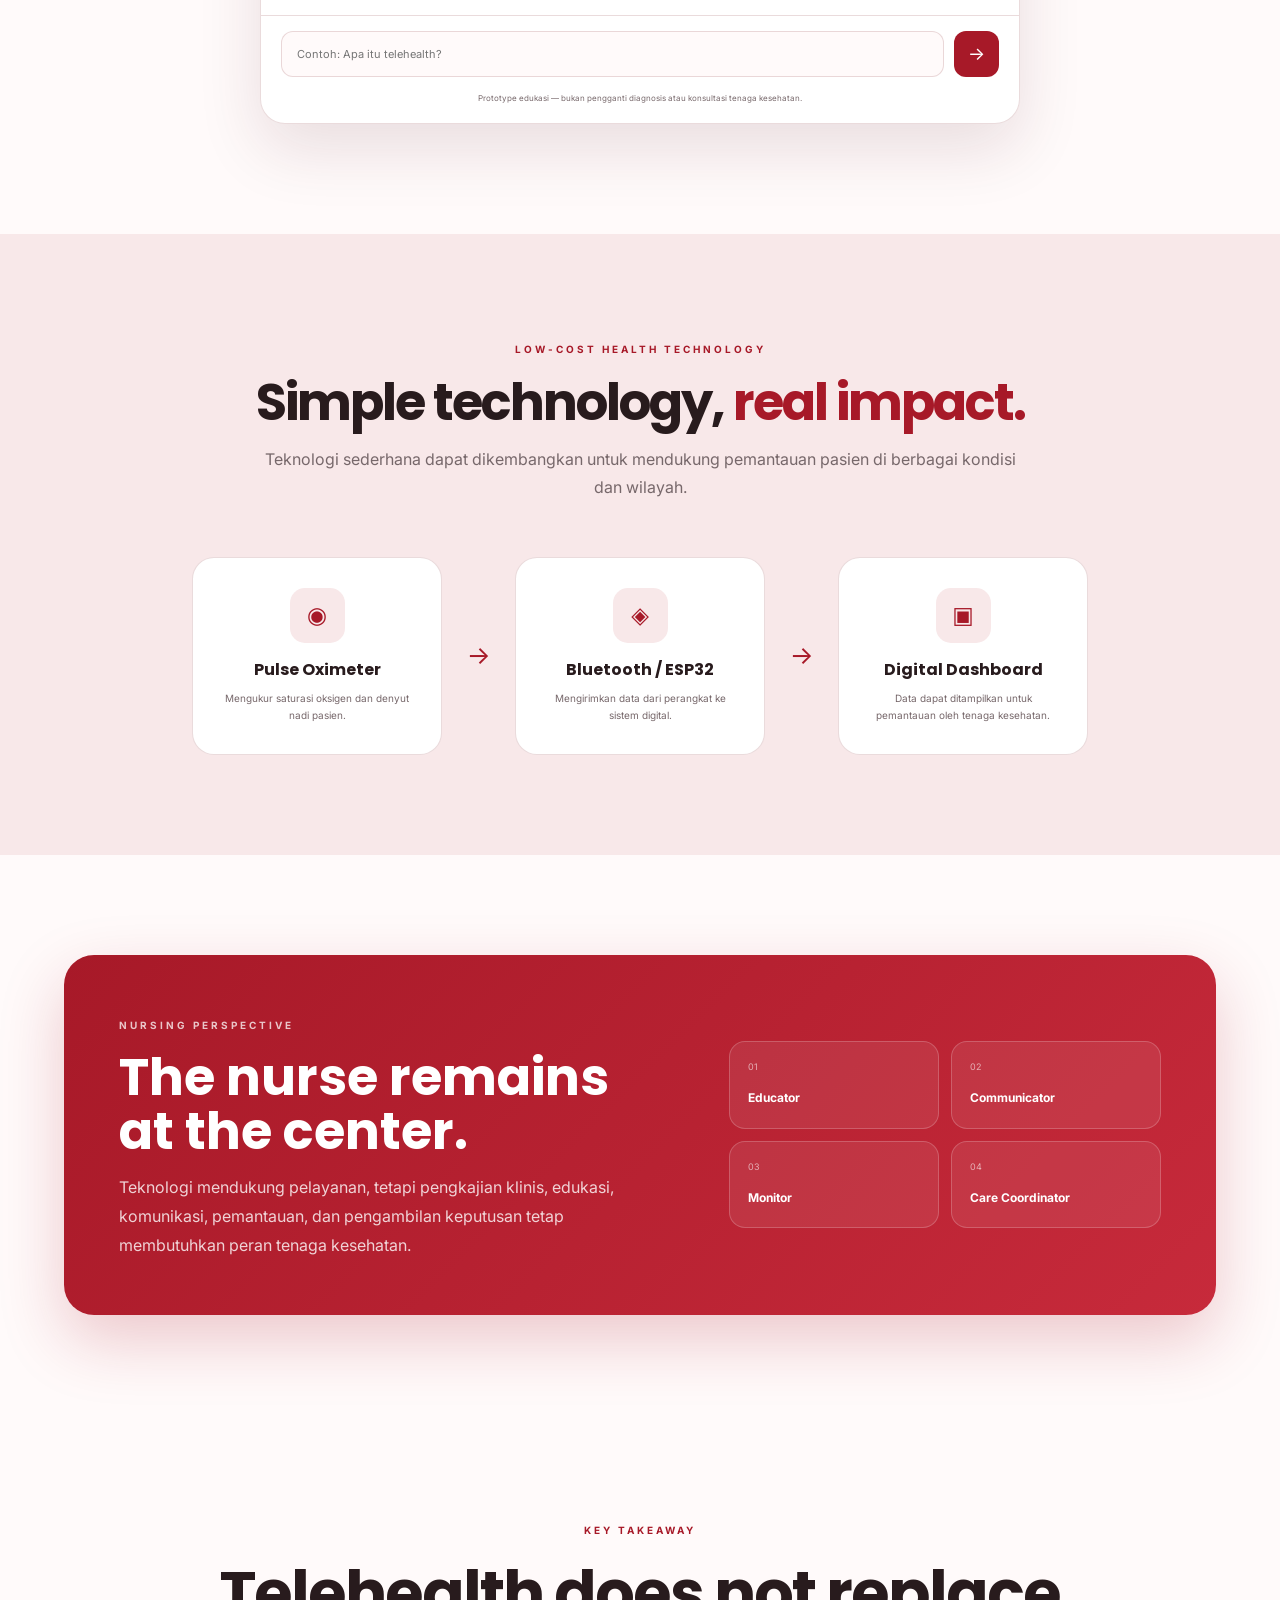
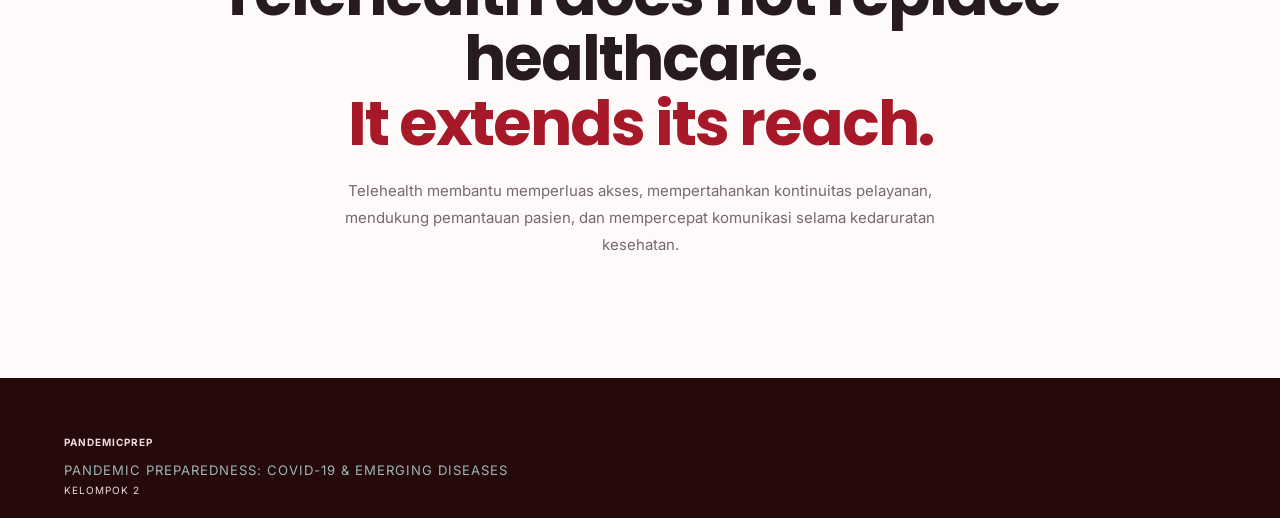
<file: pages/telehealth.html>
<!DOCTYPE html>
<html lang="id">
<head>
    <meta charset="UTF-8">
    <meta name="viewport" content="width=device-width, initial-scale=1">

    <title>03 Telehealth Innovation | PandemicPrep Kelompok 2</title>

    <!-- HEAD PUNYA KAMU TETAP -->
    <link rel="preconnect" href="https://fonts.googleapis.com">
    <link rel="preconnect" href="https://fonts.gstatic.com" crossorigin>

    <link
        href="https://fonts.googleapis.com/css2?family=Inter:wght@400;500;600;700;800&family=Poppins:wght@600;700;800&display=swap"
        rel="stylesheet"
    >

    <link rel="stylesheet" href="../style.css">
    <link rel="stylesheet" href="telehealth.css">
</head>

<body class="telehealth-page">


<!-- ================= NAVBAR ================= -->
<header class="navbar">

    <a class="brand" href="../index.html">
        <span class="brand-mark">✚</span>
        <span>Pandemic<span>Prep</span></span>
    </a>

    <button class="menu-toggle" aria-label="Buka menu">
        ☰
    </button>

    <nav class="nav-links">
        <a href="../index.html">Home</a>
        <a href="overview.html">Overview</a>
        <a href="mapping.html">Disease Map</a>
        <a href="prevention.html">Prevention</a>
        <a href="telehealth.html" class="active">Telehealth</a>
        <a href="communication.html">Communication</a>
        <a href="reflection.html">Reflection</a>
    </nav>

    <button
        class="theme-toggle"
        id="themeToggle"
        aria-label="Toggle day and night mode"
    >
        ☾
    </button>

</header>


<!-- ================= MAIN ================= -->
<main>

    <!-- HERO -->
    <section class="telehealth-hero">

        <div class="telehealth-hero-content">

            <span class="eyebrow">
                03 / TELEHEALTH INNOVATION
            </span>

            <h1>
                Healthcare,
                <span>Beyond Distance.</span>
            </h1>

            <p>
                Inovasi telehealth dan telemedicine mendukung kontinuitas
                pelayanan kesehatan, pemantauan pasien, komunikasi,
                serta respons cepat selama kedaruratan kesehatan.
            </p>

            <div class="hero-tags">
                <span>Teleconsultation</span>
                <span>Remote Monitoring</span>
                <span>AI Chatbot</span>
            </div>

        </div>


        <!-- VISUAL -->
        <div class="telehealth-visual">

            <div class="orbit orbit-one"></div>
            <div class="orbit orbit-two"></div>

            <div class="phone-card">

                <div class="phone-top">
                    <span>09:41</span>
                    <span>● ● ●</span>
                </div>

                <div class="health-icon">
                    ♥
                </div>

                <h3>Health Monitor</h3>

                <div class="monitor-value">
                    <strong>97</strong>
                    <span>% SpO₂</span>
                </div>

                <div class="monitor-row">

                    <div>
                        <small>Temperature</small>
                        <strong>36.7°C</strong>
                    </div>

                    <div>
                        <small>Respiratory</small>
                        <strong>18/min</strong>
                    </div>

                </div>

                <div class="monitor-status">
                    <span></span>
                    Stable condition
                </div>

            </div>

            <div class="floating-data data-one">
                <span>●</span>
                Remote Patient Monitoring
            </div>

            <div class="floating-data data-two">
                <span>✦</span>
                Digital Health
            </div>

        </div>

    </section>


    <!-- INTRO -->
    <section class="telehealth-intro">

        <div class="container">

            <div class="section-heading">

                <span class="eyebrow">
                    WHY TELEHEALTH?
                </span>

                <h2>
                    Technology as a bridge
                    <span>to healthcare.</span>
                </h2>

                <p>
                    Selama pandemi, teknologi digital membantu masyarakat
                    memperoleh pelayanan kesehatan tanpa selalu harus
                    datang langsung ke fasilitas kesehatan. Telehealth
                    mendukung konsultasi, pemantauan, edukasi, pengingat,
                    dan komunikasi kesehatan.
                </p>

            </div>

        </div>

    </section>


    <!-- 6 INOVASI -->
    <section class="innovation-section">

        <div class="container">

            <div class="section-heading center">

                <span class="eyebrow">
                    06 KEY INNOVATIONS
                </span>

                <h2>
                    How can telehealth
                    <span>help?</span>
                </h2>

                <p>
                    Enam penerapan telehealth yang dapat mendukung
                    pandemic preparedness dan pelayanan kesehatan.
                </p>

            </div>


            <div class="innovation-grid">


                <!-- 01 -->
                <article class="innovation-card">

                    <div class="innovation-number">
                        01
                    </div>

                    <div class="innovation-icon">
                        ☎
                    </div>

                    <h3>
                        Teleconsultation &
                        Remote Triage
                    </h3>

                    <p>
                        Konsultasi jarak jauh melalui video call,
                        telepon, aplikasi kesehatan, atau platform digital
                        untuk melakukan pengkajian awal dan menentukan
                        kebutuhan pelayanan lebih lanjut.
                    </p>

                    <div class="innovation-list">

                        <span>✓ Pengkajian awal</span>
                        <span>✓ Penentuan kebutuhan rujukan</span>
                        <span>✓ E-prescription</span>

                    </div>

                    <div class="innovation-benefit">
                        <strong>Manfaat</strong>
                        <span>
                            Mengurangi penumpukan pasien dan risiko
                            infeksi silang di fasilitas kesehatan.
                        </span>
                    </div>

                </article>


                <!-- 02 -->
                <article class="innovation-card featured">

                    <div class="innovation-number">
                        02
                    </div>

                    <div class="innovation-icon">
                        ♡
                    </div>

                    <h3>
                        Remote Patient
                        Monitoring
                    </h3>

                    <p>
                        Pemantauan kondisi pasien dari jarak jauh melalui
                        data kesehatan yang dikirim secara berkala
                        menggunakan perangkat atau platform digital.
                    </p>

                    <div class="innovation-list">

                        <span>✓ SpO₂</span>
                        <span>✓ Suhu tubuh</span>
                        <span>✓ Frekuensi napas</span>
                        <span>✓ Tekanan darah</span>

                    </div>

                    <div class="innovation-benefit">
                        <strong>Manfaat</strong>
                        <span>
                            Membantu mendeteksi perubahan kondisi pasien
                            lebih dini.
                        </span>
                    </div>

                </article>


                <!-- 03 -->
                <article class="innovation-card">

                    <div class="innovation-number">
                        03
                    </div>

                    <div class="innovation-icon">
                        ⏱
                    </div>

                    <h3>
                        Digital Reminder &
                        Follow-up
                    </h3>

                    <p>
                        Sistem notifikasi digital membantu pasien mengingat
                        jadwal obat, pengisian kondisi kesehatan, konsultasi
                        ulang, atau pemeriksaan berikutnya.
                    </p>

                    <div class="innovation-list">

                        <span>✓ Medication reminder</span>
                        <span>✓ Daily health log</span>
                        <span>✓ Follow-up notification</span>

                    </div>

                    <div class="innovation-benefit">
                        <strong>Manfaat</strong>
                        <span>
                            Mendukung kepatuhan pasien terhadap terapi
                            dan pemantauan kesehatan.
                        </span>
                    </div>

                </article>


                <!-- 04 -->
                <article class="innovation-card">

                    <div class="innovation-number">
                        04
                    </div>

                    <div class="innovation-icon">
                        ◉
                    </div>

                    <h3>
                        Digital Health Literacy
                        & Communication
                    </h3>

                    <p>
                        Penyampaian edukasi kesehatan melalui modul digital,
                        infografis, video, website, dan portal informasi
                        yang terverifikasi.
                    </p>

                    <div class="innovation-list">

                        <span>✓ Edukasi isolasi</span>
                        <span>✓ Penggunaan alat kesehatan</span>
                        <span>✓ Nutrisi & kesehatan mental</span>

                    </div>

                    <div class="innovation-benefit">
                        <strong>Manfaat</strong>
                        <span>
                            Meningkatkan kemandirian pasien dan membantu
                            mengurangi penyebaran informasi yang salah.
                        </span>
                    </div>

                </article>


                <!-- 05 -->
                <article class="innovation-card">

                    <div class="innovation-number">
                        05
                    </div>

                    <div class="innovation-icon">
                        ✦
                    </div>

                    <h3>
                        AI-Powered
                        Triage Chatbot
                    </h3>

                    <p>
                        Chatbot berbasis AI dapat memberikan informasi,
                        melakukan skrining awal, menjawab pertanyaan umum,
                        dan mengarahkan pengguna ke pelayanan kesehatan.
                    </p>

                    <div class="innovation-list">

                        <span>✓ Self-assessment</span>
                        <span>✓ FAQ automation</span>
                        <span>✓ 24/7 information access</span>

                    </div>

                    <div class="innovation-benefit">
                        <strong>Manfaat</strong>
                        <span>
                            Mengurangi beban pertanyaan berulang pada
                            call center dan tenaga kesehatan.
                        </span>
                    </div>

                </article>


                <!-- 06 -->
                <article class="innovation-card">

                    <div class="innovation-number">
                        06
                    </div>

                    <div class="innovation-icon">
                        ⚙
                    </div>

                    <h3>
                        Rapid Prototype &
                        Low-Cost IoT
                    </h3>

                    <p>
                        Pengembangan aplikasi sederhana dan perangkat
                        IoT berbiaya rendah untuk membantu pengumpulan
                        dan pemantauan data kesehatan.
                    </p>

                    <div class="innovation-list">

                        <span>✓ Web/mobile dashboard</span>
                        <span>✓ Pulse oximeter</span>
                        <span>✓ Bluetooth / ESP32</span>

                    </div>

                    <div class="innovation-benefit">
                        <strong>Manfaat</strong>
                        <span>
                            Mendukung implementasi teknologi kesehatan
                            di daerah dengan keterbatasan fasilitas.
                        </span>
                    </div>

                </article>
            </div>

        
        </div>
</section>
    <!-- =========================================
     7. PROTOTYPE PANDEMICCARE
========================================= -->

<section class="content-section prototype-section">
    <div class="container">

        <div class="section-heading">
            <span class="eyebrow">07 / TELEHEALTH PROTOTYPE</span>
            <h2>Prototype <span>PandemicCare</span></h2>
            <p>
                Prototype sederhana yang menggambarkan penerapan telehealth
                dalam skrining awal, pemantauan pasien jarak jauh,
                pengingat kesehatan, dan alur rujukan.
            </p>
        </div>

        <div class="app-shell">

            <div class="app-window">

                <!-- APP HEADER -->
                <div class="app-top">
                    <span class="app-logo">
                        ✚ PandemicCare
                    </span>

                    <span class="app-status">
                        ● Prototype
                    </span>
                </div>


                <!-- APP BODY -->
                <div class="app-body">

                    <div class="screen-grid">

                        <!-- =========================
                             SELF SCREENING
                        ========================== -->

                        <div class="screen-card screening-card">

                            <div class="screen-icon">🩺</div>

                            <h3>Self-Screening</h3>

                            <p class="muted">
                                Jawab berdasarkan kondisi kesehatan saat ini.
                                Hasil skrining hanya merupakan penilaian awal
                                dan bukan diagnosis medis.
                            </p>


                            <div class="question">

                                <p>1. Apakah Anda mengalami demam?</p>

                                <div class="option-row">

                                    <label class="option">
                                        <input
                                            type="radio"
                                            name="fever"
                                            value="yes"
                                        >
                                        Ya
                                    </label>

                                    <label class="option">
                                        <input
                                            type="radio"
                                            name="fever"
                                            value="no"
                                            checked
                                        >
                                        Tidak
                                    </label>

                                </div>

                            </div>


                            <div class="question">

                                <p>
                                    2. Apakah Anda mengalami batuk
                                    atau keluhan pernapasan?
                                </p>

                                <div class="option-row">

                                    <label class="option">
                                        <input
                                            type="radio"
                                            name="cough"
                                            value="yes"
                                        >
                                        Ya
                                    </label>

                                    <label class="option">
                                        <input
                                            type="radio"
                                            name="cough"
                                            value="no"
                                            checked
                                        >
                                        Tidak
                                    </label>

                                </div>

                            </div>


                            <div class="question">

                                <p>3. Apakah Anda mengalami sesak napas?</p>

                                <div class="option-row">

                                    <label class="option">
                                        <input
                                            type="radio"
                                            name="breath"
                                            value="yes"
                                        >
                                        Ya
                                    </label>

                                    <label class="option">
                                        <input
                                            type="radio"
                                            name="breath"
                                            value="no"
                                            checked
                                        >
                                        Tidak
                                    </label>

                                </div>

                            </div>


                            <div class="question">

                                <p>
                                    4. Apakah Anda memiliki riwayat kontak
                                    dengan kasus infeksi?
                                </p>

                                <div class="option-row">

                                    <label class="option">
                                        <input
                                            type="radio"
                                            name="contact"
                                            value="yes"
                                        >
                                        Ya
                                    </label>

                                    <label class="option">
                                        <input
                                            type="radio"
                                            name="contact"
                                            value="no"
                                            checked
                                        >
                                        Tidak
                                    </label>

                                </div>

                            </div>


                            <button
                                class="btn btn-primary"
                                id="screenBtn"
                                type="button"
                            >
                                START SCREENING
                            </button>


                            <div
                                id="screenResult"
                                class="result"
                            ></div>

                        </div>


                        <!-- =========================
                             RIGHT SIDE
                        ========================== -->

                        <div class="prototype-right">


                            <!-- REMOTE MONITORING -->

                            <div class="screen-card">

                                <div class="card-title-row">

                                    <div>
                                        <span class="mini-label">
                                            REMOTE PATIENT MONITORING
                                        </span>

                                        <h3>📊 Remote Monitoring</h3>
                                    </div>

                                </div>


                                <p class="muted">
                                    Contoh dashboard pemantauan kondisi
                                    pasien dari jarak jauh.
                                </p>


                                <div class="dashboard">

                                    <div class="metric">

                                        <span class="metric-icon">
                                            🌡️
                                        </span>

                                        <b>37.2°C</b>

                                        <small>
                                            Suhu
                                        </small>

                                    </div>


                                    <div class="metric">

                                        <span class="metric-icon">
                                            🫁
                                        </span>

                                        <b>98%</b>

                                        <small>
                                            SpO₂ demo
                                        </small>

                                    </div>


                                    <div class="metric">

                                        <span class="metric-icon">
                                            💨
                                        </span>

                                        <b>18/min</b>

                                        <small>
                                            RR demo
                                        </small>

                                    </div>

                                </div>

                            </div>


                            <!-- REMINDER -->

                            <div class="screen-card">

                                <span class="mini-label">
                                    DIGITAL REMINDER
                                </span>

                                <h3>🔔 Reminder</h3>

                                <p class="muted">
                                    Pengingat aktivitas kesehatan pasien.
                                </p>


                                <div class="checklist">

                                    <label class="check-item">

                                        <input type="checkbox">

                                        <span>
                                            Cek suhu tubuh
                                        </span>

                                    </label>


                                    <label class="check-item">

                                        <input type="checkbox">

                                        <span>
                                            Catat gejala harian
                                        </span>

                                    </label>


                                    <label class="check-item">

                                        <input type="checkbox">

                                        <span>
                                            Ikuti jadwal konsultasi
                                        </span>

                                    </label>

                                </div>

                            </div>


                            <!-- ALUR TELEHEALTH -->

                            <div class="screen-card">

                                <span class="mini-label">
                                    TELEHEALTH WORKFLOW
                                </span>

                                <h3>🩺 Alur PandemicCare</h3>


                                <div class="workflow">

                                    <div class="workflow-step">
                                        <span>01</span>
                                        <p>
                                            Self-Assessment
                                        </p>
                                    </div>

                                    <div class="workflow-arrow">
                                        →
                                    </div>

                                    <div class="workflow-step">
                                        <span>02</span>
                                        <p>
                                            Risk Assessment
                                        </p>
                                    </div>

                                    <div class="workflow-arrow">
                                        →
                                    </div>

                                    <div class="workflow-step">
                                        <span>03</span>
                                        <p>
                                            Teleconsultation
                                        </p>
                                    </div>

                                    <div class="workflow-arrow">
                                        →
                                    </div>

                                    <div class="workflow-step">
                                        <span>04</span>
                                        <p>
                                            Advice / Referral
                                        </p>
                                    </div>

                                </div>

                            </div>

                        </div>

                    </div>

                </div>

            </div>

        </div>


        <!-- PENJELASAN PROTOTYPE -->

        <div class="prototype-explanation">

            <div class="explanation-card">

                <span class="eyebrow">
                    HOW IT WORKS
                </span>

                <h3>
                    Integrasi Fitur Telehealth
                </h3>

                <p>
                    Prototype PandemicCare menggabungkan beberapa konsep
                    telehealth dalam satu alur digital. Pengguna dapat
                    melakukan skrining awal, melihat contoh pemantauan
                    parameter kesehatan, menerima pengingat aktivitas,
                    kemudian diarahkan menuju konsultasi atau rujukan
                    apabila diperlukan.
                </p>

            </div>


            <div class="explanation-card">

                <span class="eyebrow">
                    IMPORTANT NOTE
                </span>

                <h3>
                    Prototype Edukasi
                </h3>

                <p>
                    PandemicCare merupakan prototype untuk tujuan edukasi.
                    Nilai pada dashboard merupakan data demonstrasi dan
                    bukan data pasien sebenarnya. Hasil self-screening
                    tidak menggantikan diagnosis, pemeriksaan langsung,
                    atau keputusan klinis tenaga kesehatan.
                </p>

            </div>

        </div>

    </div>
</section>

    <!-- TRIAGE FLOW -->
    <section class="triage-section">

        <div class="container">

            <div class="section-heading center">

                <span class="eyebrow">
                    REMOTE TRIAGE
                </span>

                <h2>
                    From symptoms
                    <span>to action.</span>
                </h2>

                <p>
                    Telehealth dapat membantu mengarahkan pasien
                    berdasarkan kondisi dan kebutuhan pelayanan.
                </p>

            </div>


            <div class="triage-flow">

                <div class="triage-step">

                    <div class="step-circle">
                        01
                    </div>

                    <h3>
                        Patient
                    </h3>

                    <p>
                        Melaporkan gejala dan kondisi kesehatan
                        melalui platform digital.
                    </p>

                </div>


                <div class="flow-line"></div>


                <div class="triage-step">

                    <div class="step-circle">
                        02
                    </div>

                    <h3>
                        Digital Assessment
                    </h3>

                    <p>
                        Data dan gejala dikaji untuk menentukan
                        kebutuhan tindak lanjut.
                    </p>

                </div>


                <div class="flow-line"></div>


                <div class="triage-step">

                    <div class="step-circle">
                        03
                    </div>

                    <h3>
                        Clinical Decision
                    </h3>

                    <p>
                        Tenaga kesehatan menentukan rekomendasi
                        berdasarkan hasil pengkajian.
                    </p>

                </div>


                <div class="flow-line"></div>


                <div class="triage-step">

                    <div class="step-circle">
                        04
                    </div>

                    <h3>
                        Action
                    </h3>

                    <p>
                        Konsultasi lanjutan, pemantauan,
                        atau rujukan sesuai kebutuhan.
                    </p>

                </div>

            </div>


            <!-- TRIAGE CATEGORIES -->

            <div class="triage-categories">

                <div class="triage-category danger">

                    <span class="category-icon">!</span>

                    <div>
                        <strong>Rujukan Rumah Sakit</strong>
                        <p>
                            Pasien dengan gejala berat atau kondisi
                            yang membutuhkan evaluasi langsung.
                        </p>
                    </div>

                </div>


                <div class="triage-category warning">

                    <span class="category-icon">◐</span>

                    <div>
                        <strong>Fasilitas / Isolasi Terpadu</strong>
                        <p>
                            Pasien dengan kondisi yang memerlukan
                            pemantauan atau fasilitas khusus.
                        </p>
                    </div>

                </div>


                <div class="triage-category safe">

                    <span class="category-icon">✓</span>

                    <div>
                        <strong>Isolasi Mandiri</strong>
                        <p>
                            Kasus ringan atau tanpa gejala dengan
                            pemantauan dan edukasi yang sesuai.
                        </p>
                    </div>

                </div>

            </div>

        </div>

    </section>


    <!-- RPM DASHBOARD -->
    <section class="rpm-section">

        <div class="container">

            <div class="rpm-layout">

                <div class="rpm-text">

                    <span class="eyebrow">
                        REMOTE PATIENT MONITORING
                    </span>

                    <h2>
                        Monitor health
                        <span>from anywhere.</span>
                    </h2>

                    <p>
                        Remote Patient Monitoring memungkinkan data
                        kesehatan pasien dikumpulkan secara berkala
                        dan digunakan oleh tenaga kesehatan untuk
                        memantau perubahan kondisi.
                    </p>

                    <div class="rpm-points">

                        <div>
                            <span>01</span>
                            <p>
                                Pengukuran dilakukan menggunakan
                                perangkat kesehatan mandiri.
                            </p>
                        </div>

                        <div>
                            <span>02</span>
                            <p>
                                Data dilaporkan melalui aplikasi
                                atau media komunikasi digital.
                            </p>
                        </div>

                        <div>
                            <span>03</span>
                            <p>
                                Tenaga kesehatan mengevaluasi
                                perubahan kondisi pasien.
                            </p>
                        </div>

                    </div>

                </div>


                <!-- DASHBOARD -->
                <div class="rpm-dashboard">

                    <div class="dashboard-header">

                        <div>
                            <small>REMOTE MONITORING</small>
                            <strong>Patient Dashboard</strong>
                        </div>

                        <span class="online">
                            ● Online
                        </span>

                    </div>


                    <div class="dashboard-patient">

                        <div class="patient-avatar">
                            P
                        </div>

                        <div>
                            <strong>Patient #024</strong>
                            <small>Last update: 2 min ago</small>
                        </div>

                    </div>


                    <div class="vital-grid">

                        <div class="vital-card">

                            <span class="vital-label">
                                SpO₂
                            </span>

                            <strong>
                                97<span>%</span>
                            </strong>

                            <small>
                                Normal range
                            </small>

                        </div>


                        <div class="vital-card">

                            <span class="vital-label">
                                Temperature
                            </span>

                            <strong>
                                36.7<span>°C</span>
                            </strong>

                            <small>
                                Normal
                            </small>

                        </div>


                        <div class="vital-card">

                            <span class="vital-label">
                                Respiration
                            </span>

                            <strong>
                                18<span>/min</span>
                            </strong>

                            <small>
                                Stable
                            </small>

                        </div>


                        <div class="vital-card">

                            <span class="vital-label">
                                Blood Pressure
                            </span>

                            <strong>
                                120/80
                            </strong>

                            <small>
                                Normal
                            </small>

                        </div>

                    </div>


                    <div class="dashboard-alert">

                        <span>✓</span>

                        <div>
                            <strong>
                                No critical alert
                            </strong>

                            <small>
                                Continue routine monitoring.
                            </small>
                        </div>

                    </div>

                </div>

            </div>

        </div>

    </section>


    <!-- CHATBOT -->
    <section class="chatbot-section">

        <div class="container">

            <div class="chatbot-heading">

                <span class="eyebrow">
                    AI-POWERED TRIAGE CHATBOT
                </span>

                <h2>
                    Ask. Check.
                    <span>Connect.</span>
                </h2>

                <p>
                    Prototype chatbot edukasi untuk memberikan
                    informasi awal mengenai COVID-19, telehealth,
                    pencegahan, dan pandemic preparedness.
                </p>

            </div>


            <div class="chatbot-demo">

                <div class="chatbot-top">

                    <div class="bot-profile">

                        <div class="bot-avatar">
                            ✦
                        </div>

                        <div>
                            <strong>
                                PandemicPrep Assistant
                            </strong>

                            <small>
                                ● Online
                            </small>
                        </div>

                    </div>

                    <span class="bot-label">
                        AI PROTOTYPE
                    </span>

                </div>


                <div
                    class="chat-messages"
                    id="chatMessages"
                >

                    <div class="bubble bot">
                        Halo! Saya PandemicPrep Assistant.
                        Kamu bisa bertanya tentang COVID-19,
                        vaksinasi, masker, telehealth, atau
                        pandemic preparedness.
                    </div>

                </div>


                <form
                    class="chat-form"
                    id="chatForm"
                >

                    <input
                        type="text"
                        id="chatInput"
                        placeholder="Contoh: Apa itu telehealth?"
                        autocomplete="off"
                    >

                    <button type="submit">
                        →
                    </button>

                </form>

                <p class="chat-disclaimer">
                    Prototype edukasi — bukan pengganti diagnosis
                    atau konsultasi tenaga kesehatan.
                </p>

            </div>

        </div>

    </section>


    <!-- LOW COST IOT -->
    <section class="iot-section">

        <div class="container">

            <div class="section-heading center">

                <span class="eyebrow">
                    LOW-COST HEALTH TECHNOLOGY
                </span>

                <h2>
                    Simple technology,
                    <span>real impact.</span>
                </h2>

                <p>
                    Teknologi sederhana dapat dikembangkan untuk
                    mendukung pemantauan pasien di berbagai kondisi
                    dan wilayah.
                </p>

            </div>


            <div class="iot-flow">

                <div class="iot-item">

                    <div class="iot-icon">
                        ◉
                    </div>

                    <h3>
                        Pulse Oximeter
                    </h3>

                    <p>
                        Mengukur saturasi oksigen dan
                        denyut nadi pasien.
                    </p>

                </div>


                <div class="iot-arrow">
                    →
                </div>


                <div class="iot-item">

                    <div class="iot-icon">
                        ◈
                    </div>

                    <h3>
                        Bluetooth / ESP32
                    </h3>

                    <p>
                        Mengirimkan data dari perangkat
                        ke sistem digital.
                    </p>

                </div>


                <div class="iot-arrow">
                    →
                </div>


                <div class="iot-item">

                    <div class="iot-icon">
                        ▣
                    </div>

                    <h3>
                        Digital Dashboard
                    </h3>

                    <p>
                        Data dapat ditampilkan untuk
                        pemantauan oleh tenaga kesehatan.
                    </p>

                </div>

            </div>

        </div>

    </section>


    <!-- NURSING ROLE -->
    <section class="nursing-role">

        <div class="container">

            <div class="nursing-role-box">

                <div>

                    <span class="eyebrow">
                        NURSING PERSPECTIVE
                    </span>

                    <h2>
                        The nurse remains
                        <span>at the center.</span>
                    </h2>

                    <p>
                        Teknologi mendukung pelayanan, tetapi
                        pengkajian klinis, edukasi, komunikasi,
                        pemantauan, dan pengambilan keputusan
                        tetap membutuhkan peran tenaga kesehatan.
                    </p>

                </div>


                <div class="role-list">

                    <div>
                        <span>01</span>
                        <strong>Educator</strong>
                    </div>

                    <div>
                        <span>02</span>
                        <strong>Communicator</strong>
                    </div>

                    <div>
                        <span>03</span>
                        <strong>Monitor</strong>
                    </div>

                    <div>
                        <span>04</span>
                        <strong>Care Coordinator</strong>
                    </div>

                </div>

            </div>

        </div>

    </section>


    <!-- KEY TAKEAWAY -->
    <section class="telehealth-takeaway">

        <div class="container">

            <div class="takeaway-box">

                <span class="eyebrow">
                    KEY TAKEAWAY
                </span>

                <h2>
                    Telehealth does not replace
                    healthcare.
                    <span>It extends its reach.</span>
                </h2>

                <p>
                    Telehealth membantu memperluas akses,
                    mempertahankan kontinuitas pelayanan,
                    mendukung pemantauan pasien, dan
                    mempercepat komunikasi selama
                    kedaruratan kesehatan.
                </p>

            </div>

        </div>

    </section>

</main>


<!-- FOOTER -->
<footer class="footer">

    <div class="container">

        <div class="footer-inner">

            <div>
                <strong>PandemicPrep</strong>
                <p>
                    Pandemic Preparedness:
                    COVID-19 & Emerging Diseases
                </p>
            </div>

            <div>
                Kelompok 2
            </div>

        </div>

    </div>

</footer>


<script src="../script.js"></script>

</body>
</html>
</file>
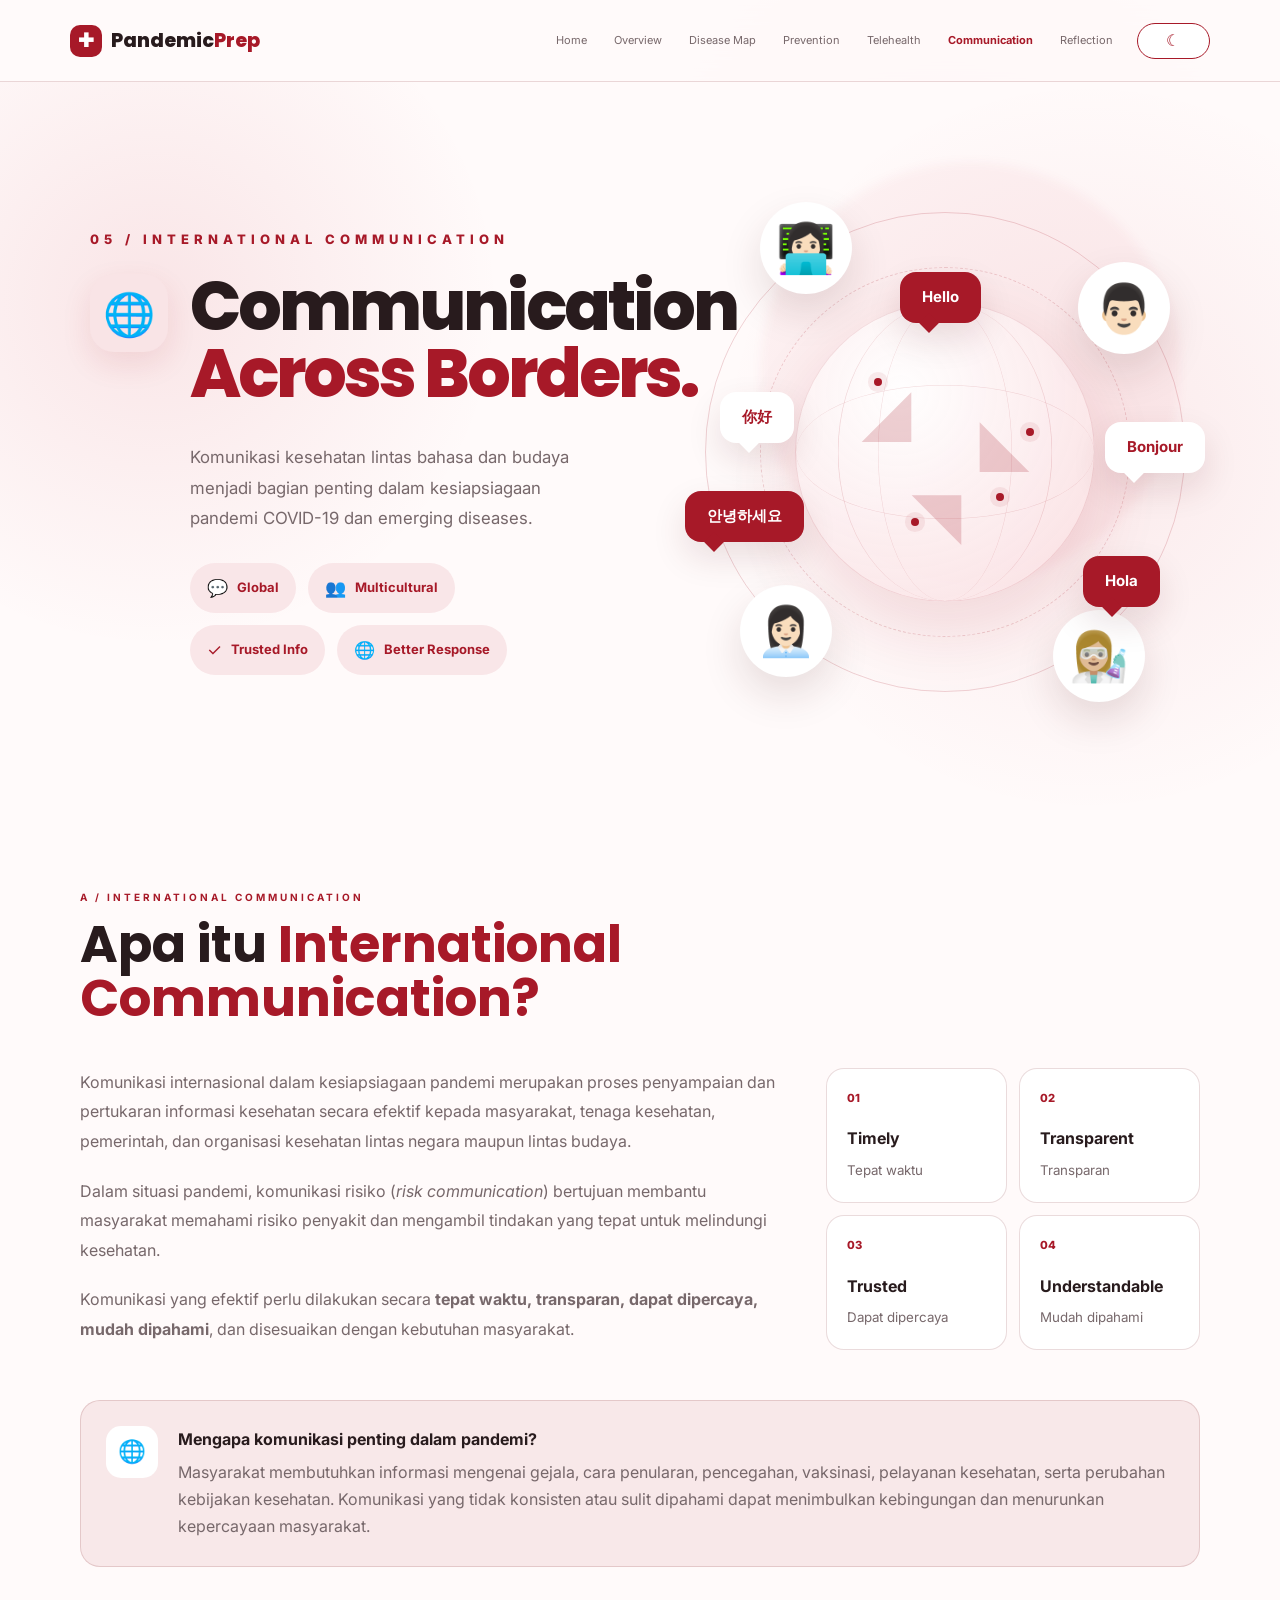
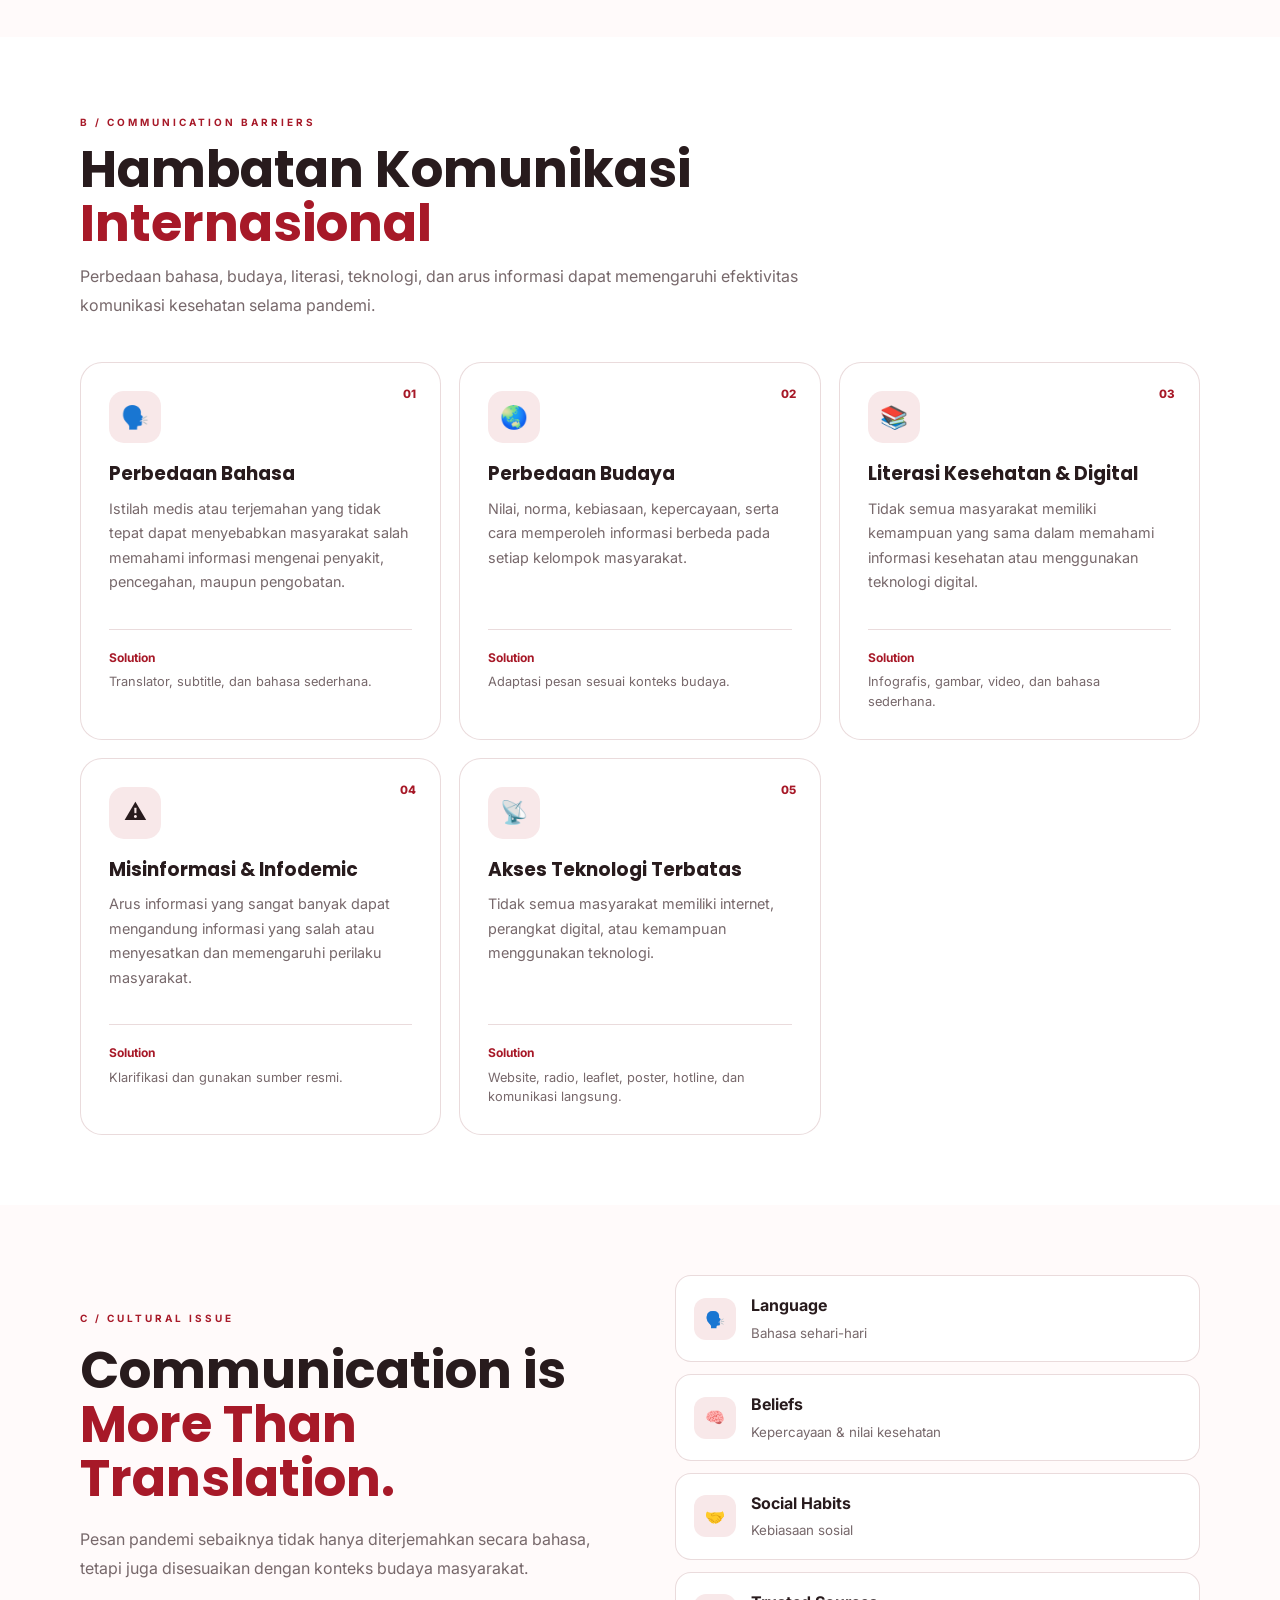
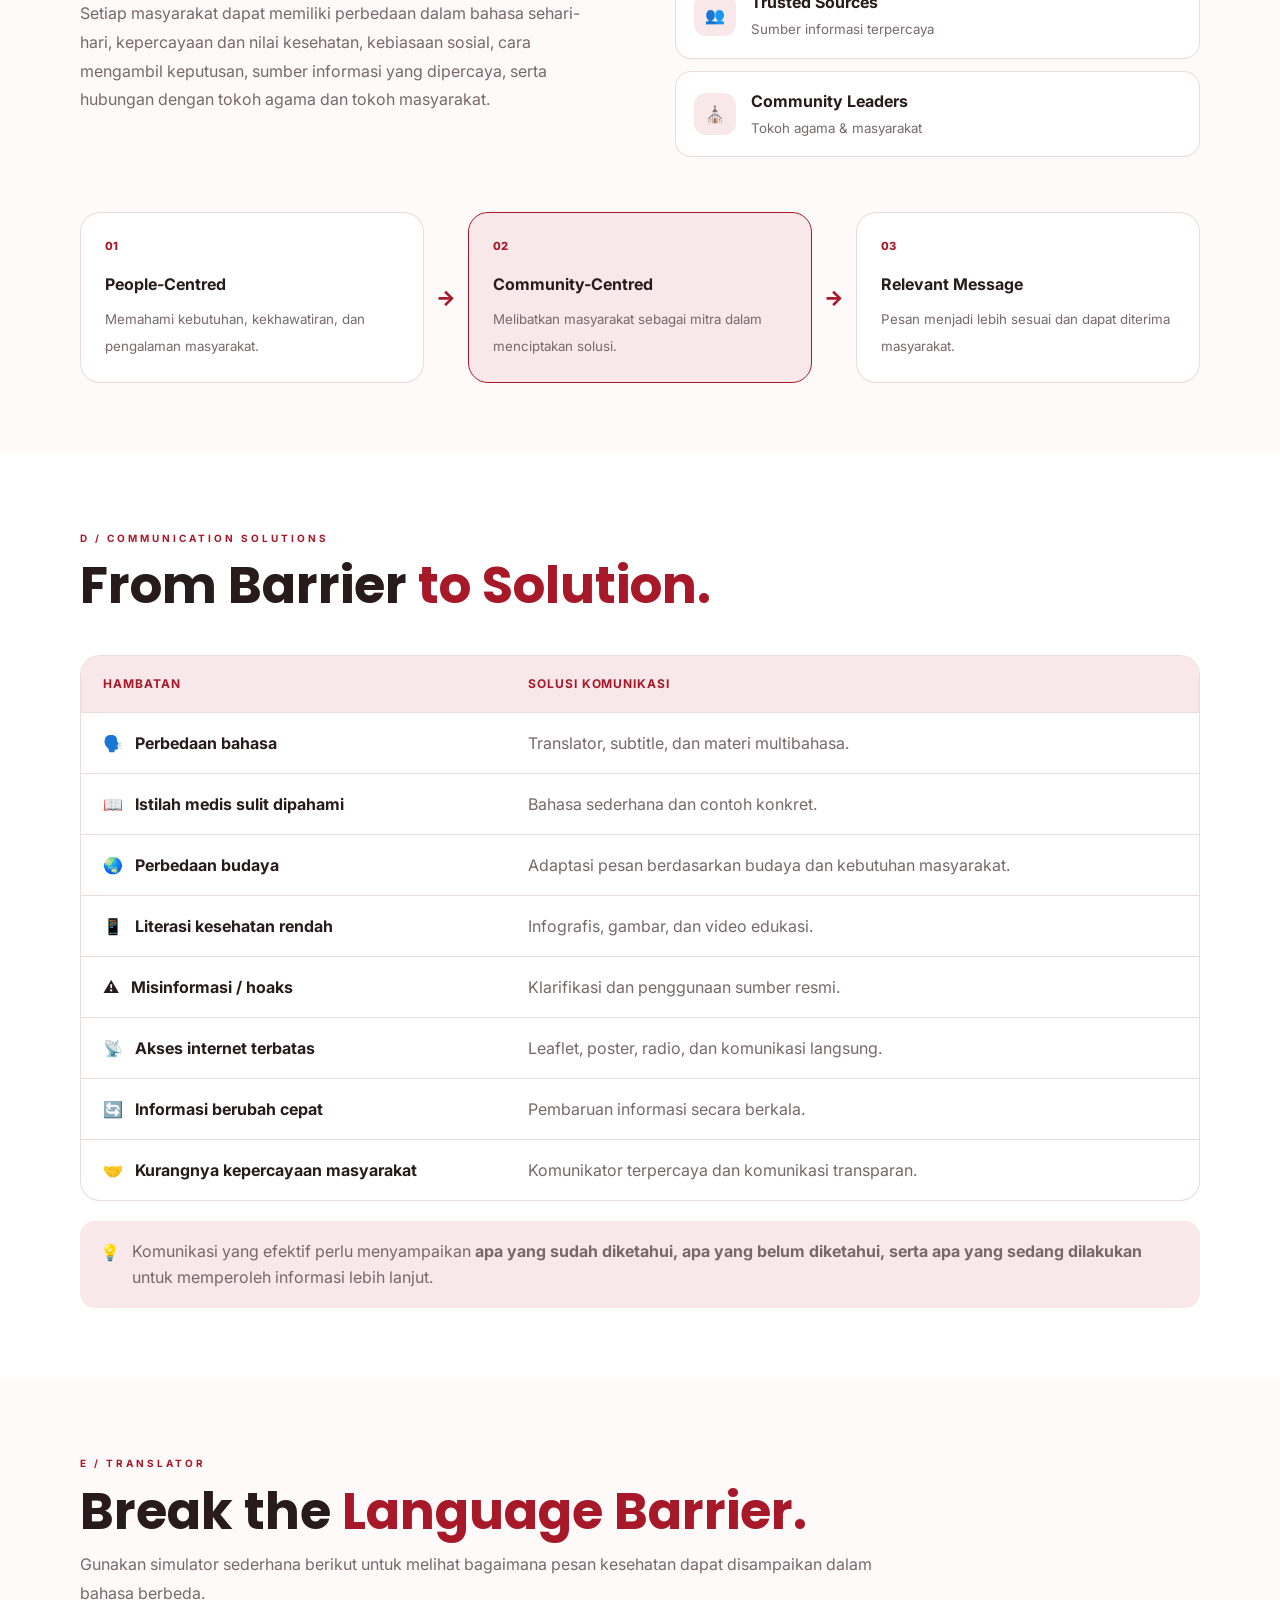
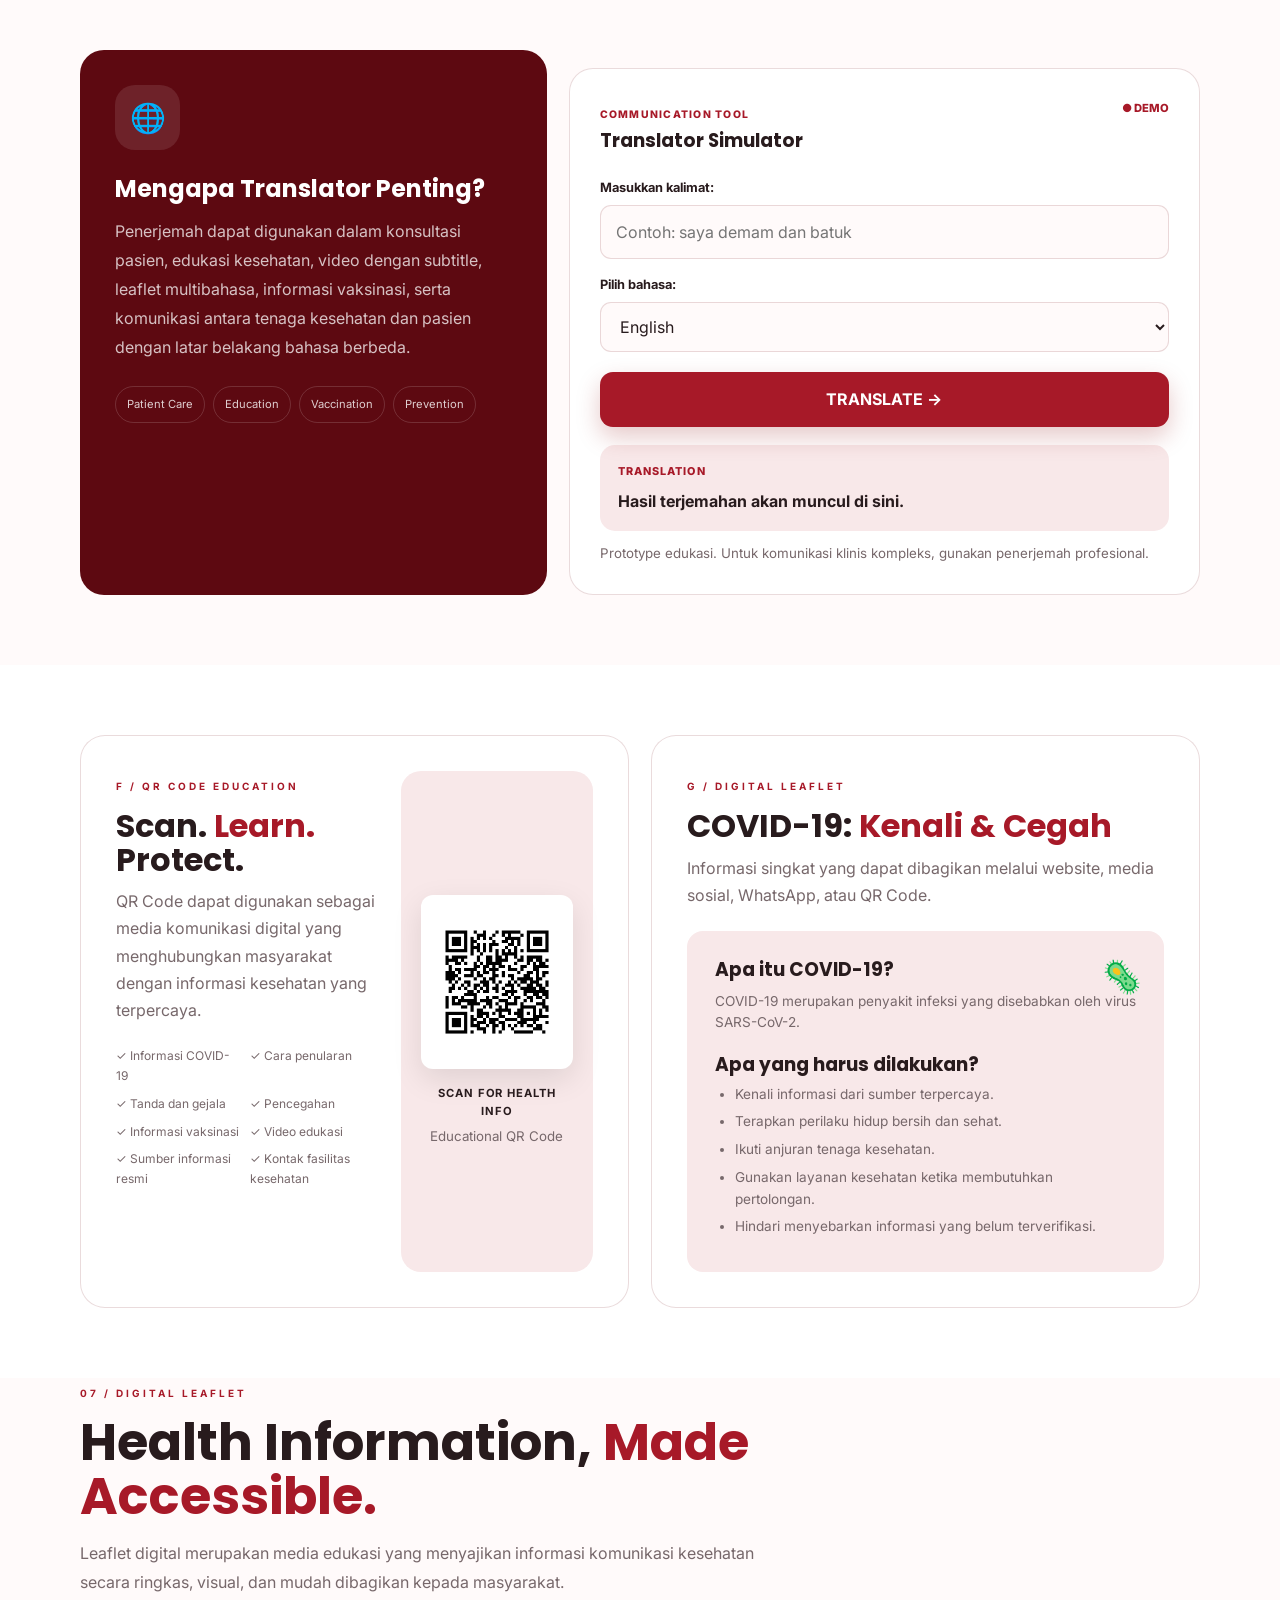
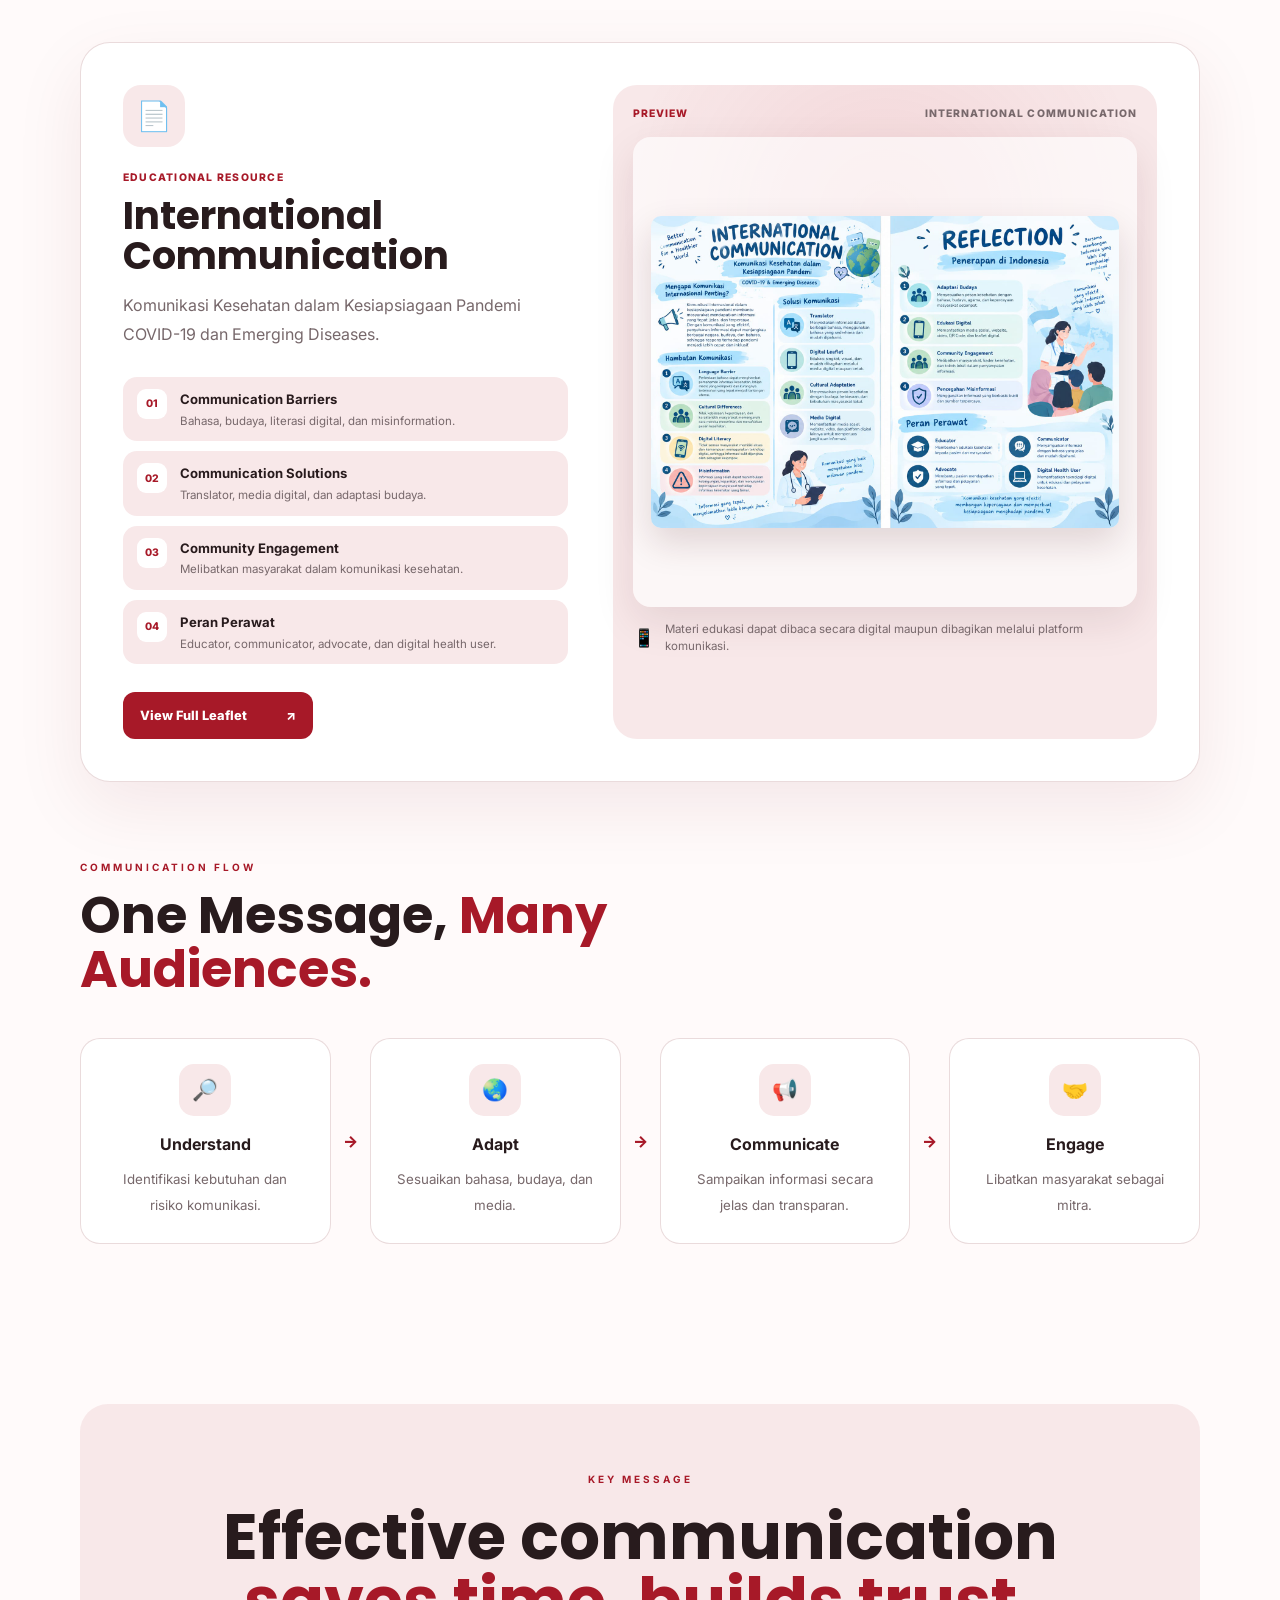
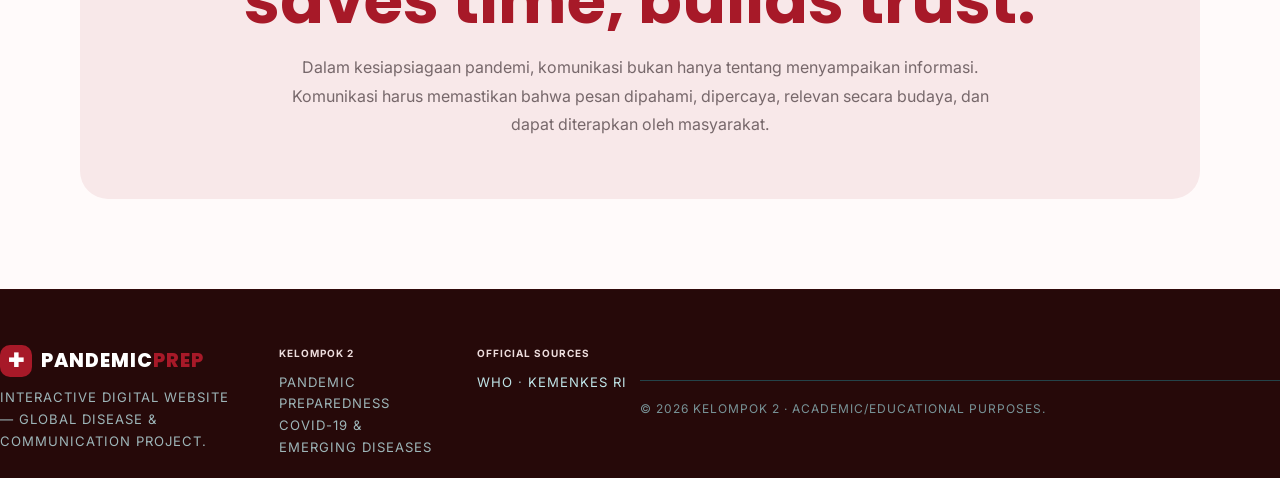
<file: pandemic-preparedness/pages/communication.html>
<!DOCTYPE html>
<html lang="id"><head><meta charset="UTF-8"><meta name="viewport" content="width=device-width,initial-scale=1">
<title>05 International Communication | PandemicPrep Kelompok 2</title>
<link rel="preconnect" href="https://fonts.googleapis.com"><link rel="preconnect" href="https://fonts.gstatic.com" crossorigin>
<link href="https://fonts.googleapis.com/css2?family=Inter:wght@400;500;600;700;800&family=Poppins:wght@600;700;800&display=swap" rel="stylesheet">

<link rel="stylesheet" href="../style.css">
<link rel="stylesheet" href="communication.css">


</head><body><div id="progress">

</div><header class="navbar">
<a class="brand" href="../index.html">
    <span class="brand-mark">✚</span>
    <span>Pandemic<span>Prep</span></span></a>

<button class="menu-toggle">☰</button>
<nav class="nav-links">
<a href="../index.html">Home</a>
<a href="overview.html">Overview</a>
<a href="mapping.html">Disease Map</a>
<a href="prevention.html">Prevention</a>
<a href="telehealth.html">Telehealth</a>
<a class="active" href="communication.html">Communication</a>
<a href="reflection.html">Reflection</a>
</nav>
<button class="theme-toggle" id="themeToggle">☾</button>
</header>
<main>
    <main class="communication-page">

    <!-- =========================================
         HERO
    ========================================== -->

    <section class="communication-hero">
    <div class="communication-hero-inner">

        <!-- LEFT : TITLE -->
        <div class="communication-hero-content">

            <span class="communication-eyebrow">
                05 / INTERNATIONAL COMMUNICATION
            </span>

            <div class="communication-title-row">
                <div class="communication-title-icon">
                    🌐
                </div>

                <h1>
                    Communication
                    <span>Across Borders.</span>
                </h1>
            </div>

            <p class="communication-hero-text">
                Komunikasi kesehatan lintas bahasa dan budaya
                menjadi bagian penting dalam kesiapsiagaan pandemi
                COVID-19 dan emerging diseases.
            </p>

            <div class="communication-tags">

                <div class="communication-tag">
                    <span>💬</span>
                    <b>Global</b>
                </div>

                <div class="communication-tag">
                    <span>👥</span>
                    <b>Multicultural</b>
                </div>

                <div class="communication-tag">
                    <span>✓</span>
                    <b>Trusted Info</b>
                </div>

                <div class="communication-tag">
                    <span>🌐</span>
                    <b>Better Response</b>
                </div>

            </div>

        </div>

<!-- RIGHT : ILLUSTRATION -->
<div class="communication-hero-visual">

    <!-- Orbits -->
    <div class="communication-orbit orbit-1"></div>
    <div class="communication-orbit orbit-2"></div>

    <!-- Globe -->
    <div class="communication-globe">

        <!-- Globe grid -->
        <div class="globe-line horizontal"></div>
        <div class="globe-line vertical"></div>
        <div class="globe-line vertical second"></div>

        <!-- Globe dots -->
        <div class="globe-dot dot-1"></div>
        <div class="globe-dot dot-2"></div>
        <div class="globe-dot dot-3"></div>
        <div class="globe-dot dot-4"></div>

        <!-- Simple land shapes -->
        <div class="globe-land land-1">◢</div>
        <div class="globe-land land-2">◣</div>
        <div class="globe-land land-3">◥</div>

    </div>


    <!-- People -->
    <div class="communication-person person-1">
        👩🏻‍💻
    </div>

    <div class="communication-person person-2">
        👨🏻
    </div>

    <div class="communication-person person-3">
        👩🏻‍💼
    </div>

    <div class="communication-person person-4">
        👩🏼‍🔬
    </div>


    <!-- Speech bubbles -->
    <div class="communication-bubble bubble-1">
        Hello
    </div>

    <div class="communication-bubble bubble-2">
        你好
    </div>

    <div class="communication-bubble bubble-3">
        Bonjour
    </div>

    <div class="communication-bubble bubble-4">
        Hola
    </div>

    <div class="communication-bubble bubble-5">
        안녕하세요
    </div>

</div>

    </div>
</section>

    <!-- =========================================
         A. PENGERTIAN
    ========================================== -->

    <section class="content-section">

        <div class="container">

            <div class="section-heading reveal">

                <span class="eyebrow">
                    A / INTERNATIONAL COMMUNICATION
                </span>

                <h2>
                    Apa itu
                    <span>International Communication?</span>
                </h2>

            </div>


            <div class="communication-intro">

                <div class="intro-main reveal">

                    <p>
                        Komunikasi internasional dalam kesiapsiagaan pandemi
                        merupakan proses penyampaian dan pertukaran informasi
                        kesehatan secara efektif kepada masyarakat, tenaga
                        kesehatan, pemerintah, dan organisasi kesehatan
                        lintas negara maupun lintas budaya.
                    </p>

                    <p>
                        Dalam situasi pandemi, komunikasi risiko
                        (<em>risk communication</em>) bertujuan membantu
                        masyarakat memahami risiko penyakit dan mengambil
                        tindakan yang tepat untuk melindungi kesehatan.
                    </p>

                    <p>
                        Komunikasi yang efektif perlu dilakukan secara
                        <strong>tepat waktu, transparan, dapat dipercaya,
                        mudah dipahami</strong>, dan disesuaikan dengan
                        kebutuhan masyarakat.
                    </p>

                </div>


                <div class="communication-principles reveal delay-1">

                    <div class="principle">
                        <span>01</span>
                        <strong>Timely</strong>
                        <small>Tepat waktu</small>
                    </div>

                    <div class="principle">
                        <span>02</span>
                        <strong>Transparent</strong>
                        <small>Transparan</small>
                    </div>

                    <div class="principle">
                        <span>03</span>
                        <strong>Trusted</strong>
                        <small>Dapat dipercaya</small>
                    </div>

                    <div class="principle">
                        <span>04</span>
                        <strong>Understandable</strong>
                        <small>Mudah dipahami</small>
                    </div>

                </div>

            </div>


            <div class="highlight-box reveal">

                <div class="highlight-icon">
                    🌐
                </div>

                <div>

                    <strong>
                        Mengapa komunikasi penting dalam pandemi?
                    </strong>

                    <p>
                        Masyarakat membutuhkan informasi mengenai gejala,
                        cara penularan, pencegahan, vaksinasi, pelayanan
                        kesehatan, serta perubahan kebijakan kesehatan.
                        Komunikasi yang tidak konsisten atau sulit dipahami
                        dapat menimbulkan kebingungan dan menurunkan
                        kepercayaan masyarakat.
                    </p>

                </div>

            </div>

        </div>

    </section>


    <!-- =========================================
         B. HAMBATAN KOMUNIKASI
    ========================================== -->

    <section class="content-section section-soft">

        <div class="container">

            <div class="section-heading reveal">

                <span class="eyebrow">
                    B / COMMUNICATION BARRIERS
                </span>

                <h2>
                    Hambatan Komunikasi
                    <span>Internasional</span>
                </h2>

                <p>
                    Perbedaan bahasa, budaya, literasi, teknologi,
                    dan arus informasi dapat memengaruhi efektivitas
                    komunikasi kesehatan selama pandemi.
                </p>

            </div>


            <div class="barrier-grid">

                <!-- 01 -->

                <article class="barrier-card reveal">

                    <span class="barrier-number">
                        01
                    </span>

                    <div class="barrier-icon">
                        🗣️
                    </div>

                    <h3>
                        Perbedaan Bahasa
                    </h3>

                    <p>
                        Istilah medis atau terjemahan yang tidak tepat
                        dapat menyebabkan masyarakat salah memahami
                        informasi mengenai penyakit, pencegahan,
                        maupun pengobatan.
                    </p>

                    <div class="solution-mini">
                        <strong>Solution</strong>
                        <span>
                            Translator, subtitle, dan bahasa sederhana.
                        </span>
                    </div>

                </article>


                <!-- 02 -->

                <article class="barrier-card reveal delay-1">

                    <span class="barrier-number">
                        02
                    </span>

                    <div class="barrier-icon">
                        🌏
                    </div>

                    <h3>
                        Perbedaan Budaya
                    </h3>

                    <p>
                        Nilai, norma, kebiasaan, kepercayaan,
                        serta cara memperoleh informasi berbeda
                        pada setiap kelompok masyarakat.
                    </p>

                    <div class="solution-mini">
                        <strong>Solution</strong>
                        <span>
                            Adaptasi pesan sesuai konteks budaya.
                        </span>
                    </div>

                </article>


                <!-- 03 -->

                <article class="barrier-card reveal delay-2">

                    <span class="barrier-number">
                        03
                    </span>

                    <div class="barrier-icon">
                        📚
                    </div>

                    <h3>
                        Literasi Kesehatan & Digital
                    </h3>

                    <p>
                        Tidak semua masyarakat memiliki kemampuan
                        yang sama dalam memahami informasi kesehatan
                        atau menggunakan teknologi digital.
                    </p>

                    <div class="solution-mini">
                        <strong>Solution</strong>
                        <span>
                            Infografis, gambar, video, dan bahasa sederhana.
                        </span>
                    </div>

                </article>


                <!-- 04 -->

                <article class="barrier-card reveal">

                    <span class="barrier-number">
                        04
                    </span>

                    <div class="barrier-icon">
                        ⚠️
                    </div>

                    <h3>
                        Misinformasi & Infodemic
                    </h3>

                    <p>
                        Arus informasi yang sangat banyak dapat
                        mengandung informasi yang salah atau menyesatkan
                        dan memengaruhi perilaku masyarakat.
                    </p>

                    <div class="solution-mini">
                        <strong>Solution</strong>
                        <span>
                            Klarifikasi dan gunakan sumber resmi.
                        </span>
                    </div>

                </article>


                <!-- 05 -->

                <article class="barrier-card reveal delay-1">

                    <span class="barrier-number">
                        05
                    </span>

                    <div class="barrier-icon">
                        📡
                    </div>

                    <h3>
                        Akses Teknologi Terbatas
                    </h3>

                    <p>
                        Tidak semua masyarakat memiliki internet,
                        perangkat digital, atau kemampuan menggunakan
                        teknologi.
                    </p>

                    <div class="solution-mini">
                        <strong>Solution</strong>
                        <span>
                            Website, radio, leaflet, poster, hotline,
                            dan komunikasi langsung.
                        </span>
                    </div>

                </article>

            </div>

        </div>

    </section>


    <!-- =========================================
         C. CULTURAL ISSUE
    ========================================== -->

    <section class="content-section">

        <div class="container">

            <div class="culture-layout">

                <div class="culture-copy reveal">

                    <span class="eyebrow">
                        C / CULTURAL ISSUE
                    </span>

                    <h2>
                        Communication is
                        <span>More Than Translation.</span>
                    </h2>

                    <p>
                        Pesan pandemi sebaiknya tidak hanya diterjemahkan
                        secara bahasa, tetapi juga disesuaikan dengan
                        konteks budaya masyarakat.
                    </p>

                    <p>
                        Setiap masyarakat dapat memiliki perbedaan dalam
                        bahasa sehari-hari, kepercayaan dan nilai kesehatan,
                        kebiasaan sosial, cara mengambil keputusan, sumber
                        informasi yang dipercaya, serta hubungan dengan
                        tokoh agama dan tokoh masyarakat.
                    </p>

                </div>


                <div class="culture-factors reveal delay-1">

                    <div class="culture-factor">
                        <span>🗣️</span>
                        <div>
                            <strong>Language</strong>
                            <small>Bahasa sehari-hari</small>
                        </div>
                    </div>

                    <div class="culture-factor">
                        <span>🧠</span>
                        <div>
                            <strong>Beliefs</strong>
                            <small>Kepercayaan & nilai kesehatan</small>
                        </div>
                    </div>

                    <div class="culture-factor">
                        <span>🤝</span>
                        <div>
                            <strong>Social Habits</strong>
                            <small>Kebiasaan sosial</small>
                        </div>
                    </div>

                    <div class="culture-factor">
                        <span>👥</span>
                        <div>
                            <strong>Trusted Sources</strong>
                            <small>Sumber informasi terpercaya</small>
                        </div>
                    </div>

                    <div class="culture-factor">
                        <span>⛪</span>
                        <div>
                            <strong>Community Leaders</strong>
                            <small>Tokoh agama & masyarakat</small>
                        </div>
                    </div>

                </div>

            </div>


            <div class="people-centred reveal">

                <div class="people-node">
                    <span>01</span>
                    <strong>People-Centred</strong>
                    <small>
                        Memahami kebutuhan, kekhawatiran,
                        dan pengalaman masyarakat.
                    </small>
                </div>

                <div class="people-arrow">
                    →
                </div>

                <div class="people-node active-node">
                    <span>02</span>
                    <strong>Community-Centred</strong>
                    <small>
                        Melibatkan masyarakat sebagai mitra
                        dalam menciptakan solusi.
                    </small>
                </div>

                <div class="people-arrow">
                    →
                </div>

                <div class="people-node">
                    <span>03</span>
                    <strong>Relevant Message</strong>
                    <small>
                        Pesan menjadi lebih sesuai dan
                        dapat diterima masyarakat.
                    </small>
                </div>

            </div>

        </div>

    </section>


    <!-- =========================================
         D. SOLUTION TABLE
    ========================================== -->

    <section class="content-section section-soft">

        <div class="container">

            <div class="section-heading reveal">

                <span class="eyebrow">
                    D / COMMUNICATION SOLUTIONS
                </span>

                <h2>
                    From Barrier
                    <span>to Solution.</span>
                </h2>

            </div>


            <div class="solution-table-wrap reveal">

                <table class="solution-table">

                    <thead>

                        <tr>
                            <th>Hambatan</th>
                            <th>Solusi Komunikasi</th>
                        </tr>

                    </thead>

                    <tbody>

                        <tr>
                            <td>
                                <span class="table-icon">🗣️</span>
                                Perbedaan bahasa
                            </td>

                            <td>
                                Translator, subtitle, dan materi
                                multibahasa.
                            </td>
                        </tr>


                        <tr>
                            <td>
                                <span class="table-icon">📖</span>
                                Istilah medis sulit dipahami
                            </td>

                            <td>
                                Bahasa sederhana dan contoh konkret.
                            </td>
                        </tr>


                        <tr>
                            <td>
                                <span class="table-icon">🌏</span>
                                Perbedaan budaya
                            </td>

                            <td>
                                Adaptasi pesan berdasarkan budaya
                                dan kebutuhan masyarakat.
                            </td>
                        </tr>


                        <tr>
                            <td>
                                <span class="table-icon">📱</span>
                                Literasi kesehatan rendah
                            </td>

                            <td>
                                Infografis, gambar, dan video edukasi.
                            </td>
                        </tr>


                        <tr>
                            <td>
                                <span class="table-icon">⚠️</span>
                                Misinformasi / hoaks
                            </td>

                            <td>
                                Klarifikasi dan penggunaan sumber resmi.
                            </td>
                        </tr>


                        <tr>
                            <td>
                                <span class="table-icon">📡</span>
                                Akses internet terbatas
                            </td>

                            <td>
                                Leaflet, poster, radio, dan komunikasi
                                langsung.
                            </td>
                        </tr>


                        <tr>
                            <td>
                                <span class="table-icon">🔄</span>
                                Informasi berubah cepat
                            </td>

                            <td>
                                Pembaruan informasi secara berkala.
                            </td>
                        </tr>


                        <tr>
                            <td>
                                <span class="table-icon">🤝</span>
                                Kurangnya kepercayaan masyarakat
                            </td>

                            <td>
                                Komunikator terpercaya dan komunikasi
                                transparan.
                            </td>
                        </tr>

                    </tbody>

                </table>

            </div>


            <div class="transparency-note reveal">

                <span>💡</span>

                <p>
                    Komunikasi yang efektif perlu menyampaikan
                    <strong>apa yang sudah diketahui, apa yang belum
                    diketahui, serta apa yang sedang dilakukan</strong>
                    untuk memperoleh informasi lebih lanjut.
                </p>

            </div>

        </div>

    </section>


    <!-- =========================================
         E. TRANSLATOR
    ========================================== -->

    <section class="content-section">

        <div class="container">

            <div class="section-heading reveal">

                <span class="eyebrow">
                    E / TRANSLATOR
                </span>

                <h2>
                    Break the
                    <span>Language Barrier.</span>
                </h2>

                <p>
                    Gunakan simulator sederhana berikut untuk melihat
                    bagaimana pesan kesehatan dapat disampaikan dalam
                    bahasa berbeda.
                </p>

            </div>


            <div class="translator-layout">

                <!-- LEFT -->

                <div class="translator-info reveal">

                    <div class="translator-globe">
                        🌐
                    </div>

                    <h3>
                        Mengapa Translator Penting?
                    </h3>

                    <p>
                        Penerjemah dapat digunakan dalam konsultasi pasien,
                        edukasi kesehatan, video dengan subtitle, leaflet
                        multibahasa, informasi vaksinasi, serta komunikasi
                        antara tenaga kesehatan dan pasien dengan latar
                        belakang bahasa berbeda.
                    </p>

                    <div class="translator-tags">

                        <span>Patient Care</span>
                        <span>Education</span>
                        <span>Vaccination</span>
                        <span>Prevention</span>

                    </div>

                </div>


                <!-- RIGHT -->

                <div class="translator-box reveal delay-1">

                    <div class="translator-header">

                        <div>
                            <span class="mini-label">
                                COMMUNICATION TOOL
                            </span>

                            <h3>
                                Translator Simulator
                            </h3>
                        </div>

                        <span class="translator-status">
                            ● DEMO
                        </span>

                    </div>


                    <label for="translateInput">
                        Masukkan kalimat:
                    </label>

                    <input
                        type="text"
                        id="translateInput"
                        placeholder="Contoh: saya demam dan batuk"
                    >


                    <label for="translateLang">
                        Pilih bahasa:
                    </label>

                    <select id="translateLang">

                        <option value="en">
                            English
                        </option>

                        <option value="de">
                            Deutsch
                        </option>

                    </select>


                    <button
                        class="btn btn-primary"
                        id="translateBtn"
                        type="button"
                    >
                        TRANSLATE →
                    </button>


                    <div class="translate-output">

                        <span>
                            Translation
                        </span>

                        <strong id="translateOutput">
                            Hasil terjemahan akan muncul di sini.
                        </strong>

                    </div>


                    <small class="translator-note">
                        Prototype edukasi. Untuk komunikasi klinis
                        kompleks, gunakan penerjemah profesional.
                    </small>

                </div>

            </div>

        </div>

    </section>


    <!-- =========================================
         F. QR CODE
    ========================================== -->

    <section class="content-section section-soft">

        <div class="container">

            <div class="digital-tools-grid">

                <!-- QR -->

                <div class="qr-card reveal">

                    <div class="qr-content">

                        <span class="eyebrow">
                            F / QR CODE EDUCATION
                        </span>

                        <h2>
                            Scan.
                            <span>Learn.</span>
                            Protect.
                        </h2>

                        <p>
                            QR Code dapat digunakan sebagai media komunikasi
                            digital yang menghubungkan masyarakat dengan
                            informasi kesehatan yang terpercaya.
                        </p>


                        <div class="qr-list">

                            <span>✓ Informasi COVID-19</span>
                            <span>✓ Cara penularan</span>
                            <span>✓ Tanda dan gejala</span>
                            <span>✓ Pencegahan</span>
                            <span>✓ Informasi vaksinasi</span>
                            <span>✓ Video edukasi</span>
                            <span>✓ Sumber informasi resmi</span>
                            <span>✓ Kontak fasilitas kesehatan</span>

                        </div>

                    </div>


                    <div class="qr-visual">

                        <div class="qr-frame">

                            <img
                                src="../assets/qr-who-covid.png"
                                alt="QR Code edukasi COVID-19"
                            >

                        </div>

                        <strong>
                            SCAN FOR HEALTH INFO
                        </strong>

                        <small>
                            Educational QR Code
                        </small>

                    </div>

                </div>


                <!-- DIGITAL LEAFLET -->

                <div class="leaflet-card reveal delay-1">

                    <span class="eyebrow">
                        G / DIGITAL LEAFLET
                    </span>

                    <h2>
                        COVID-19:
                        <span>Kenali & Cegah</span>
                    </h2>

                    <p class="leaflet-intro">
                        Informasi singkat yang dapat dibagikan melalui
                        website, media sosial, WhatsApp, atau QR Code.
                    </p>


                    <div class="leaflet-body">

                        <div class="leaflet-virus">
                            🦠
                        </div>

                        <h3>
                            Apa itu COVID-19?
                        </h3>

                        <p>
                            COVID-19 merupakan penyakit infeksi yang
                            disebabkan oleh virus SARS-CoV-2.
                        </p>


                        <h3>
                            Apa yang harus dilakukan?
                        </h3>

                        <ul>

                            <li>
                                Kenali informasi dari sumber terpercaya.
                            </li>

                            <li>
                                Terapkan perilaku hidup bersih dan sehat.
                            </li>

                            <li>
                                Ikuti anjuran tenaga kesehatan.
                            </li>

                            <li>
                                Gunakan layanan kesehatan ketika
                                membutuhkan pertolongan.
                            </li>

                            <li>
                                Hindari menyebarkan informasi yang
                                belum terverifikasi.
                            </li>

                        </ul>

                    </div>

                </div>

            </div>

        </div>

    </section>
<!-- =====================================================
     G. DIGITAL LEAFLET
===================================================== -->

<section class="communication-section digital-leaflet-section">
    <div class="container">

        <div class="section-heading">
            <span class="eyebrow">07 / DIGITAL LEAFLET</span>
            <h2>Health Information, <span>Made Accessible.</span></h2>
            <p>
                Leaflet digital merupakan media edukasi yang menyajikan
                informasi komunikasi kesehatan secara ringkas, visual,
                dan mudah dibagikan kepada masyarakat.
            </p>
        </div>


        <div class="digital-leaflet-card">

            <!-- LEFT : INFORMATION -->
            <div class="digital-leaflet-info">

                <div class="leaflet-icon">
                    📄
                </div>

                <span class="mini-label">
                    EDUCATIONAL RESOURCE
                </span>

                <h3>
                    International Communication
                </h3>

                <p>
                    Komunikasi Kesehatan dalam Kesiapsiagaan
                    Pandemi COVID-19 dan Emerging Diseases.
                </p>

                <div class="leaflet-topics">

                    <div class="leaflet-topic">
                        <span>01</span>
                        <div>
                            <strong>Communication Barriers</strong>
                            <small>
                                Bahasa, budaya, literasi digital,
                                dan misinformation.
                            </small>
                        </div>
                    </div>

                    <div class="leaflet-topic">
                        <span>02</span>
                        <div>
                            <strong>Communication Solutions</strong>
                            <small>
                                Translator, media digital,
                                dan adaptasi budaya.
                            </small>
                        </div>
                    </div>

                    <div class="leaflet-topic">
                        <span>03</span>
                        <div>
                            <strong>Community Engagement</strong>
                            <small>
                                Melibatkan masyarakat dalam
                                komunikasi kesehatan.
                            </small>
                        </div>
                    </div>

                    <div class="leaflet-topic">
                        <span>04</span>
                        <div>
                            <strong>Peran Perawat</strong>
                            <small>
                                Educator, communicator, advocate,
                                dan digital health user.
                            </small>
                        </div>
                    </div>

                </div>

                <a
                    href="../assets/international-communication-leaflet.png"
                    target="_blank"
                    class="leaflet-open-btn"
                >
                    <span>View Full Leaflet</span>
                    <span>↗</span>
                </a>

            </div>


            <!-- RIGHT : LEAFLET PREVIEW -->
            <div class="digital-leaflet-preview">

                <div class="preview-label">
                    <span>PREVIEW</span>
                    <span>INTERNATIONAL COMMUNICATION</span>
                </div>

                <div class="leaflet-image-frame">

                    <img
                        src="../assets/international-communication-leaflet.jpeg"
                        alt="Leaflet International Communication dalam Kesiapsiagaan Pandemi"
                    >

                </div>

                <div class="preview-caption">
                    <span>📱</span>
                    <p>
                        Materi edukasi dapat dibaca secara digital
                        maupun dibagikan melalui platform komunikasi.
                    </p>
                </div>

            </div>

        </div>

    </div>
</section>

    <!-- =========================================
         COMMUNICATION FLOW
    ========================================== -->

    <section class="content-section">

        <div class="container">

            <div class="section-heading reveal">

                <span class="eyebrow">
                    COMMUNICATION FLOW
                </span>

                <h2>
                    One Message,
                    <span>Many Audiences.</span>
                </h2>

            </div>


            <div class="communication-flow reveal">

                <div class="flow-item">

                    <div class="flow-icon">
                        🔎
                    </div>

                    <strong>
                        Understand
                    </strong>

                    <small>
                        Identifikasi kebutuhan
                        dan risiko komunikasi.
                    </small>

                </div>


                <div class="flow-line">
                    →
                </div>


                <div class="flow-item">

                    <div class="flow-icon">
                        🌏
                    </div>

                    <strong>
                        Adapt
                    </strong>

                    <small>
                        Sesuaikan bahasa,
                        budaya, dan media.
                    </small>

                </div>


                <div class="flow-line">
                    →
                </div>


                <div class="flow-item">

                    <div class="flow-icon">
                        📢
                    </div>

                    <strong>
                        Communicate
                    </strong>

                    <small>
                        Sampaikan informasi
                        secara jelas dan transparan.
                    </small>

                </div>


                <div class="flow-line">
                    →
                </div>


                <div class="flow-item">

                    <div class="flow-icon">
                        🤝
                    </div>

                    <strong>
                        Engage
                    </strong>

                    <small>
                        Libatkan masyarakat
                        sebagai mitra.
                    </small>

                </div>

            </div>

        </div>

    </section>


    <!-- =========================================
         KEY MESSAGE
    ========================================== -->

    <section class="communication-closing">

        <div class="container">

            <div class="closing-box reveal">

                <span class="eyebrow">
                    KEY MESSAGE
                </span>

                <h2>
                    Effective communication
                    <span>saves time, builds trust.</span>
                </h2>

                <p>
                    Dalam kesiapsiagaan pandemi, komunikasi bukan hanya
                    tentang menyampaikan informasi. Komunikasi harus
                    memastikan bahwa pesan dipahami, dipercaya,
                    relevan secara budaya, dan dapat diterapkan
                    oleh masyarakat.
                </p>

            </div>

        </div>

    </section>

</main>
<footer class="footer"><div class="container footer-grid">
<div><a class="brand" href="../index.html"><span class="brand-mark">✚</span><span>Pandemic<span>Prep</span></span></a><p>Interactive Digital Website — Global Disease & Communication Project.</p></div>
<div><strong>Kelompok 2</strong><p>Pandemic Preparedness<br>COVID-19 & Emerging Diseases</p></div>
<div><strong>Official sources</strong><p><a href="https://www.who.int/" target="_blank" rel="noopener">WHO</a> · <a href="https://www.kemkes.go.id/" target="_blank" rel="noopener">Kemenkes RI</a></p></div>
</div><div class="container footer-bottom">© 2026 Kelompok 2 · Academic/educational purposes.</div></footer>
<script src="../script.js"></script></body></html>
</file>
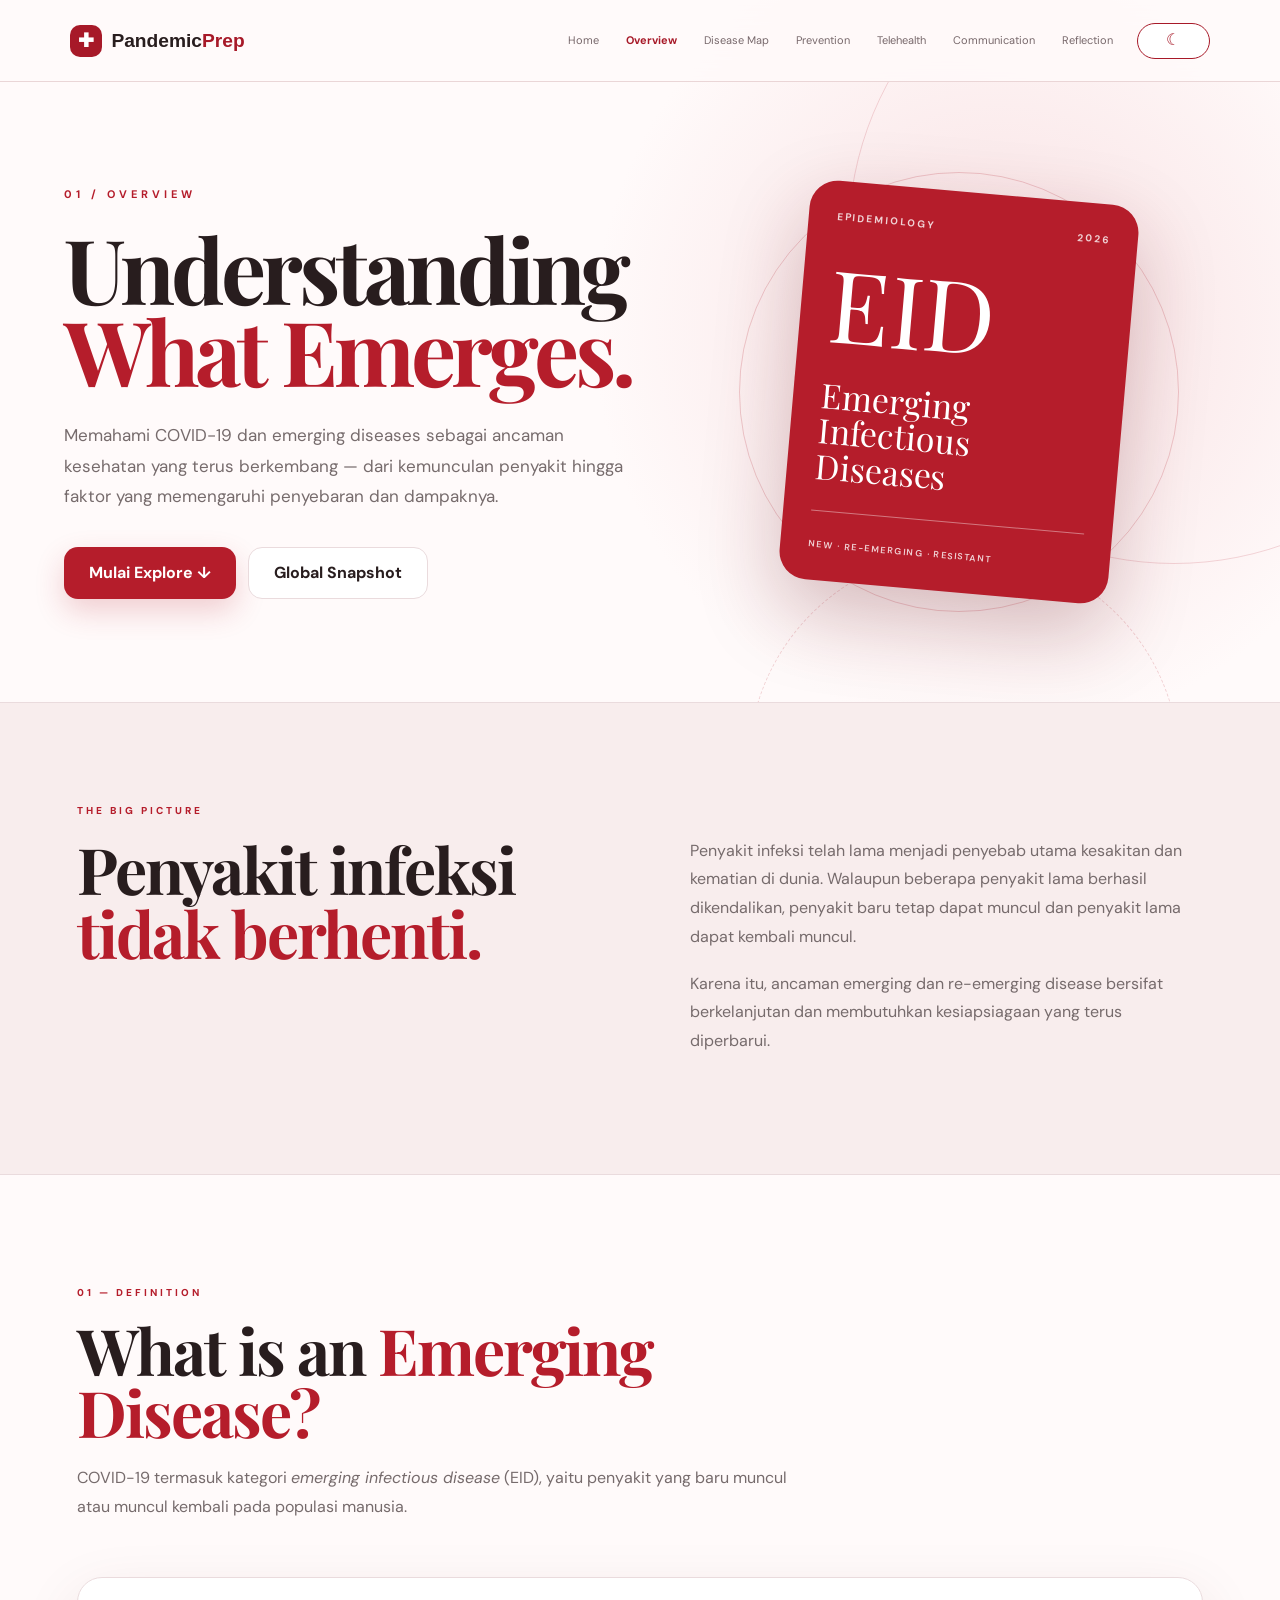
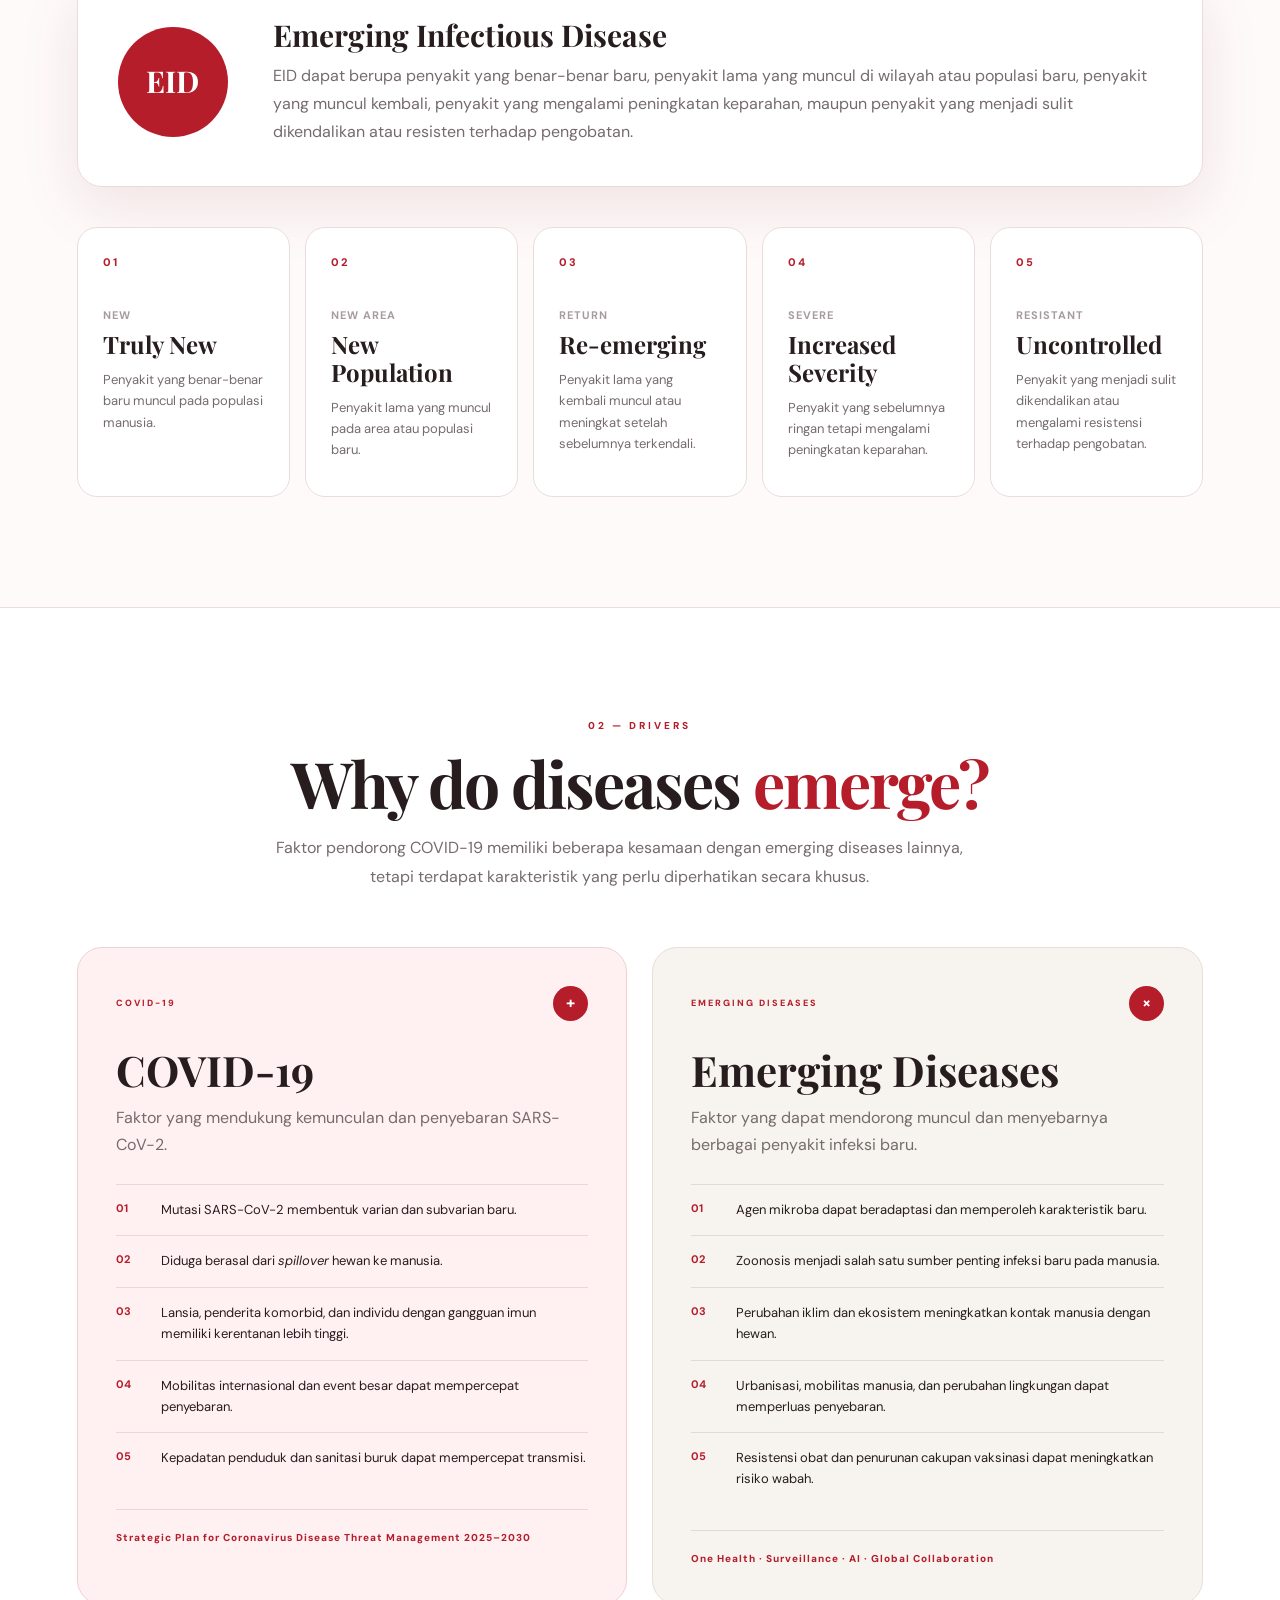
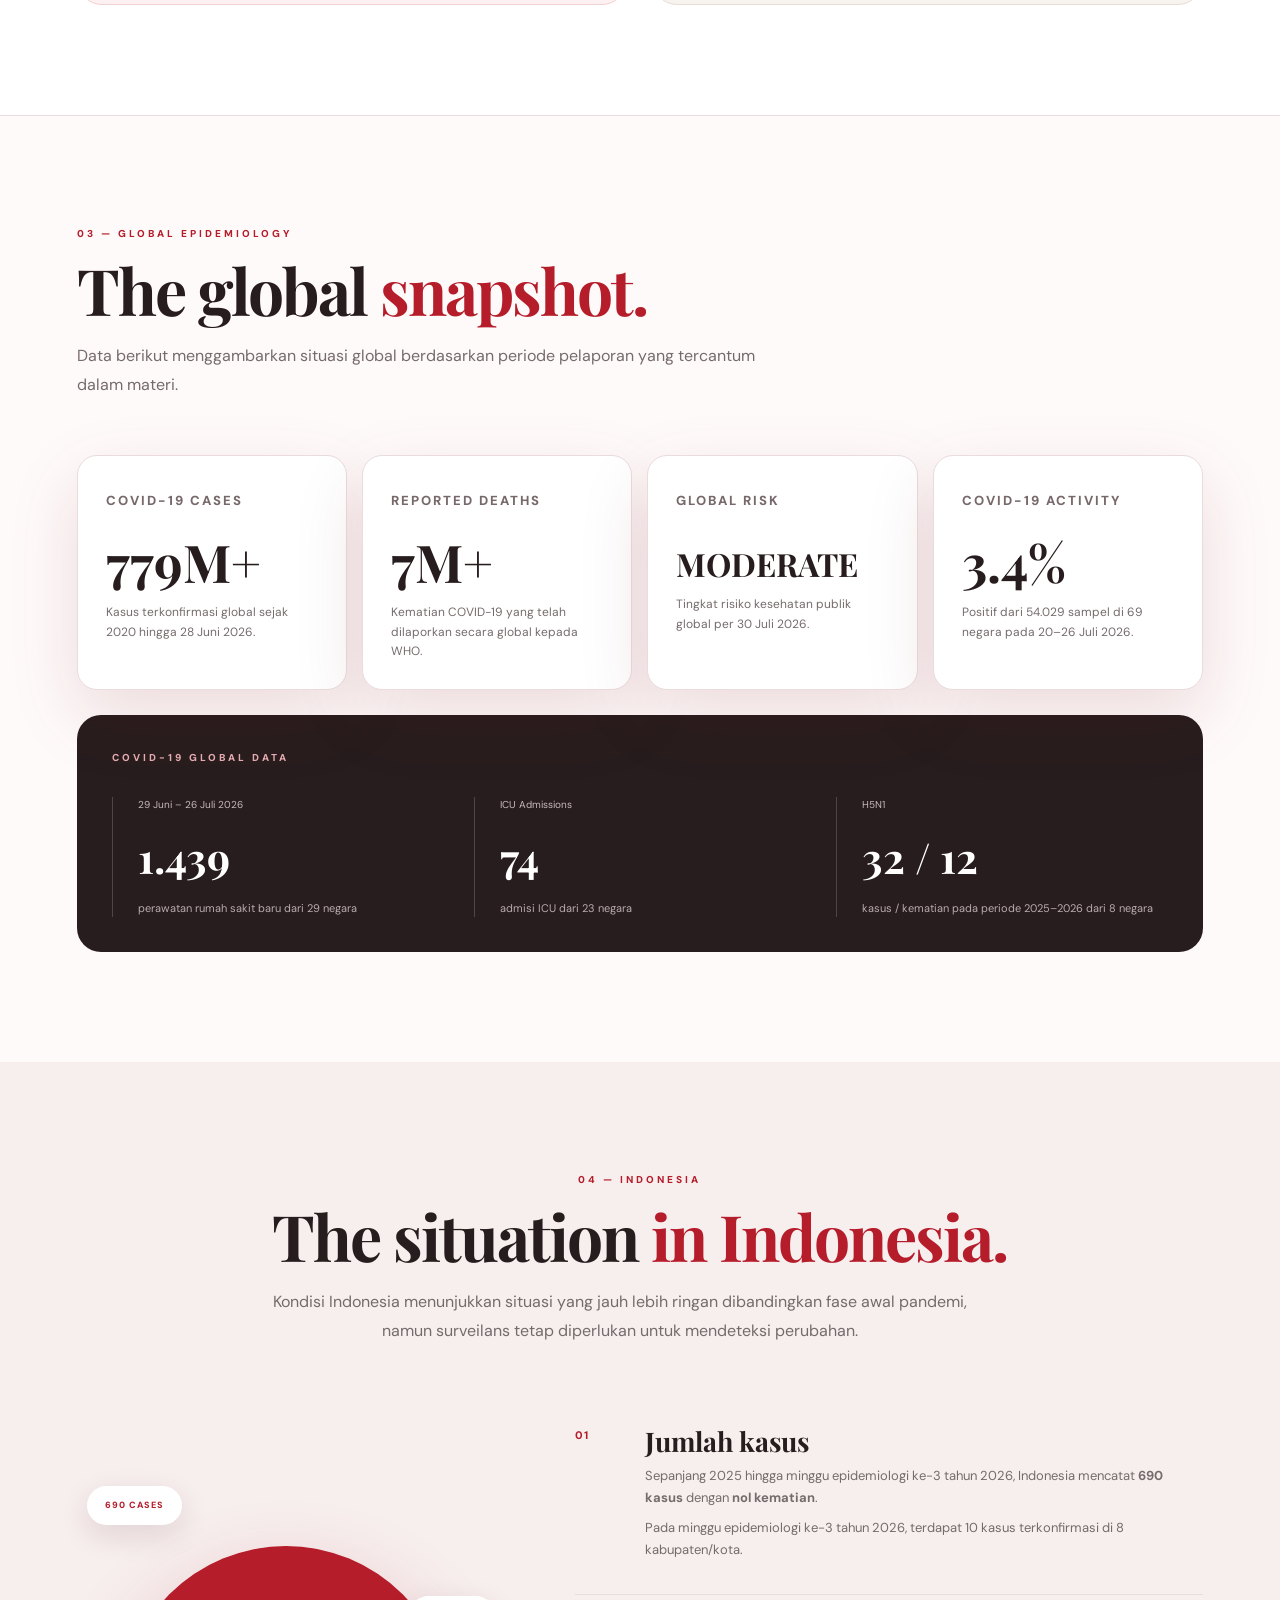
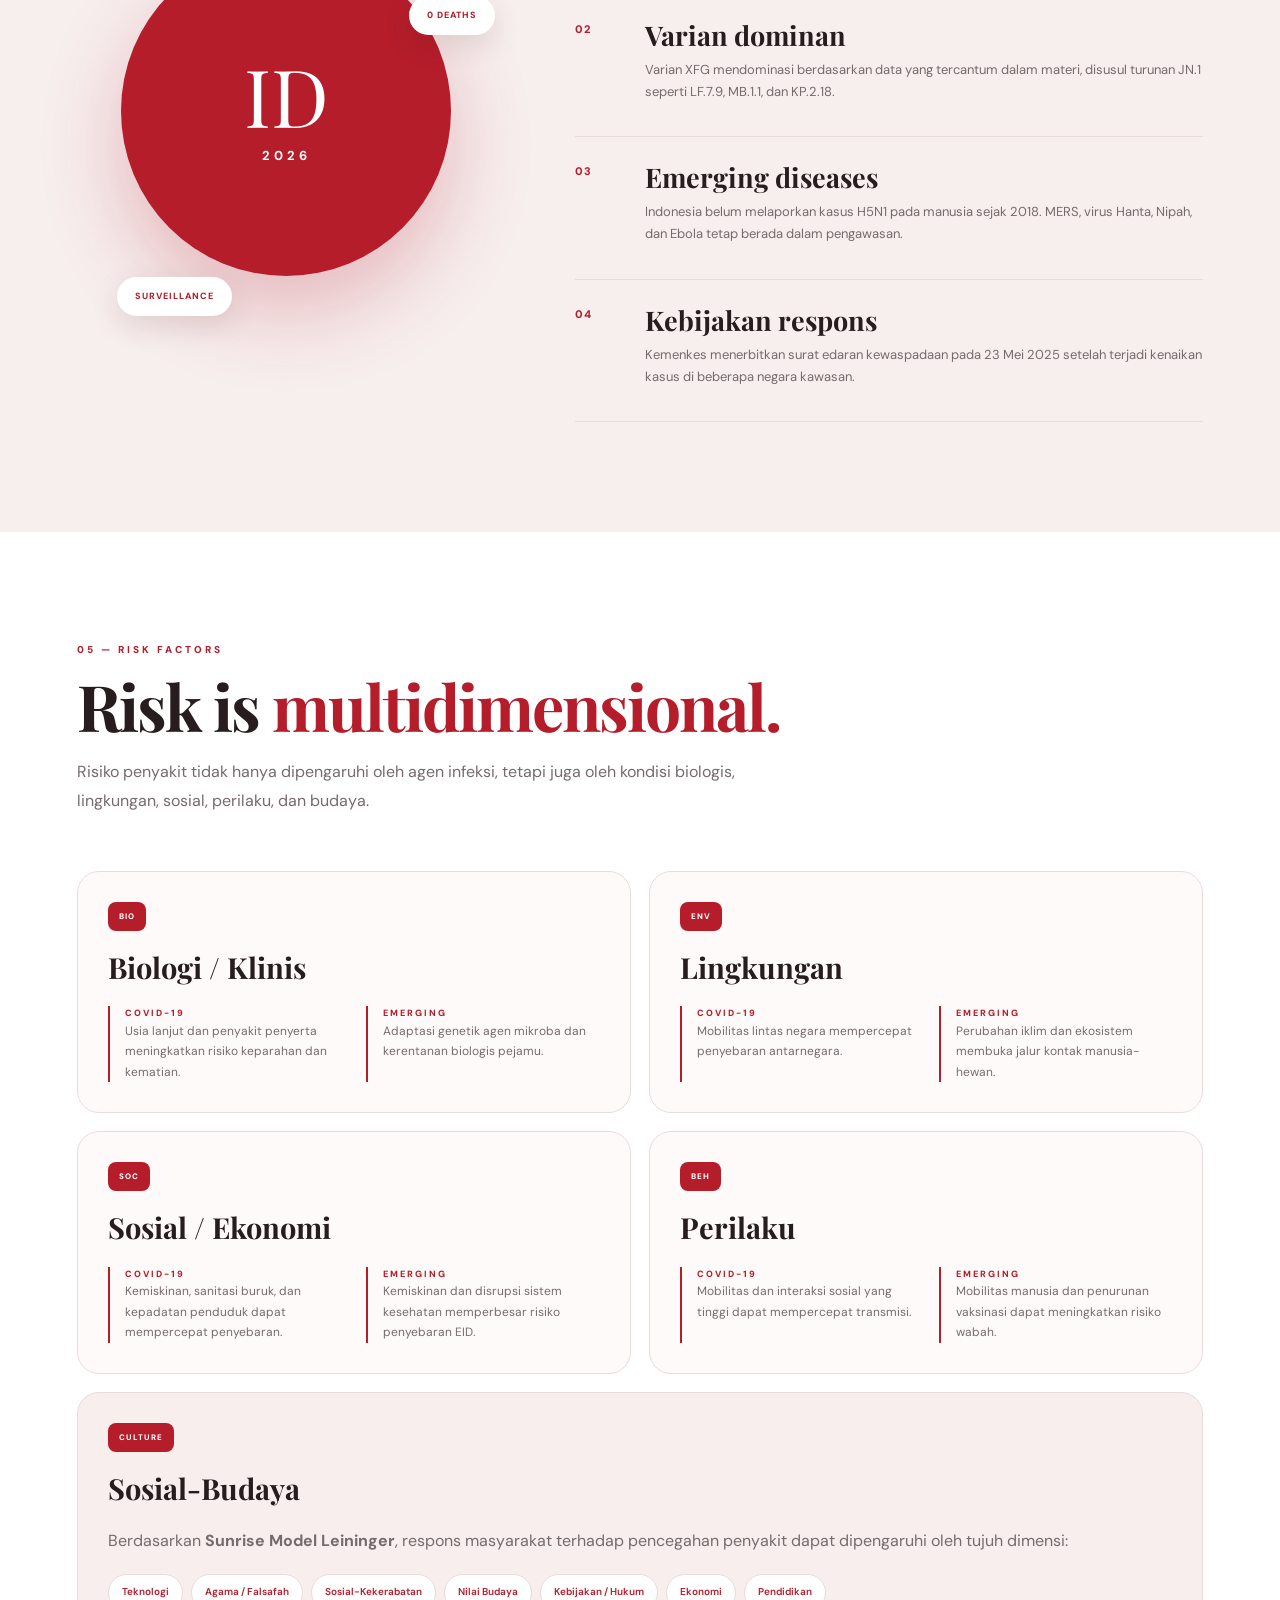
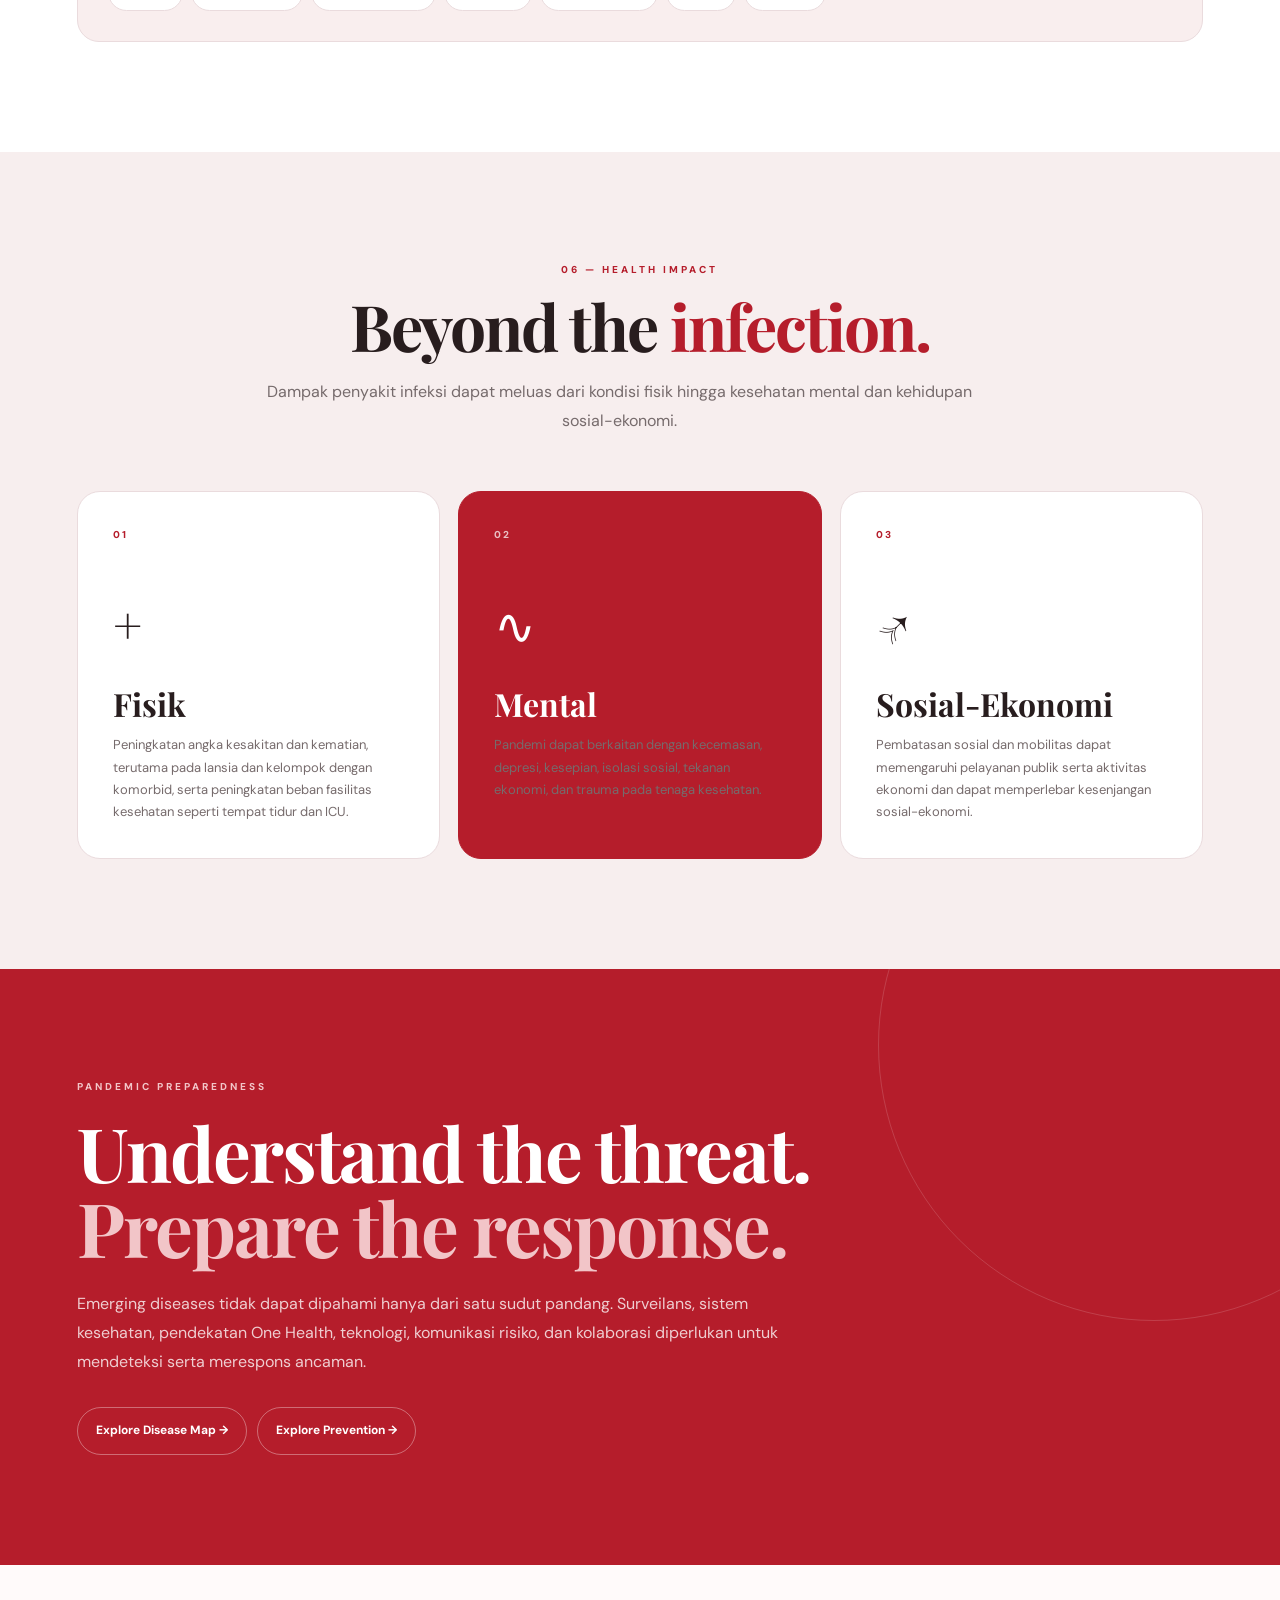
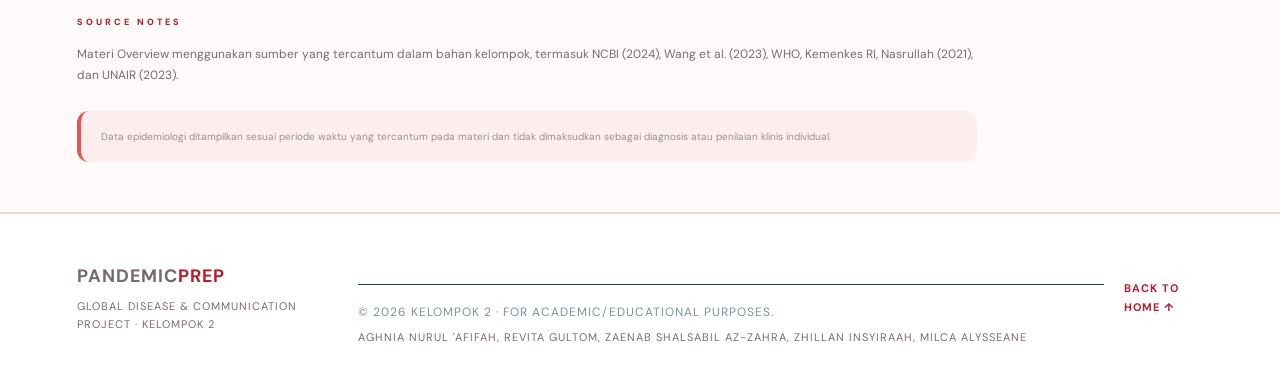
<file: pandemic-preparedness/pages/overview.html>
<head>

    <meta charset="UTF-8">

    <meta
        name="viewport"
        content="width=device-width, initial-scale=1.0"
    >

    <meta
        name="description"
        content="Interactive Digital Website Kelompok 2 - Pandemic Preparedness: COVID-19 & Emerging Diseases"
    >

    <title>01 Global Overview | PandemicPrep Kelompok 2</title>

    <link rel="preconnect" href="https://fonts.googleapis.com">

    <link
        rel="preconnect"
        href="https://fonts.gstatic.com"
        crossorigin
    >

    <link
        href="https://fonts.googleapis.com/css2?family=DM+Sans:wght@400;500;600;700&family=Playfair+Display:wght@600;700&display=swap"
        rel="stylesheet"
    >

    <!-- CSS UTAMA HOME -->
    <link rel="stylesheet" href="../style.css">

    <!-- CSS KHUSUS OVERVIEW -->
    <link rel="stylesheet" href="overview.css">

</head>

<body class="overview-page">

<!-- =========================================================
     PROGRESS BAR
========================================================= -->

<div class="overview-progress">
    <div id="overviewProgress"></div>
</div>


<!-- =========================================================
     NAVBAR
========================================================= -->
<header class="navbar">

  <a class="brand" href="../index.html">
    <span class="brand-mark">✚</span>

    <span>
      Pandemic<span>Prep</span>
    </span>
  </a>

  <button
    class="menu-toggle"
    aria-label="Buka menu"
  >
    ☰
  </button>

  <nav class="nav-links">
    <a href="../index.html">Home</a>
    <a href="overview.html" class="active">Overview</a>
    <a href="mapping.html">Disease Map</a>
    <a href="prevention.html">Prevention</a>
    <a href="telehealth.html">Telehealth</a>
    <a href="communication.html">Communication</a>
    <a href="reflection.html">Reflection</a>
  </nav>

  <button
    class="theme-toggle"
    id="themeToggle"
    aria-label="Toggle day and night mode"
  >
    <span class="sun">☼</span>
    <span class="moon">☾</span>
    <span class="toggle-knob"></span>
  </button>

</header>


<!-- =========================================================
     HERO OVERVIEW
========================================================= -->

<header class="overview-hero">

    <div class="overview-hero-inner">

        <div class="overview-hero-copy">

            <div class="overview-eyebrow">
                01 / OVERVIEW
            </div>

            <h1>
                Understanding
                <span>What Emerges.</span>
            </h1>

            <p>
                Memahami COVID-19 dan emerging diseases sebagai
                ancaman kesehatan yang terus berkembang — dari
                kemunculan penyakit hingga faktor yang memengaruhi
                penyebaran dan dampaknya.
            </p>

            <div class="overview-hero-buttons">

                <a href="#definition" class="overview-btn overview-btn-red">
                    Mulai Explore ↓
                </a>

                <a href="#global" class="overview-btn overview-btn-light">
                    Global Snapshot
                </a>

            </div>

        </div>


        <!-- Decorative visual -->

        <div class="overview-hero-art">

            <div class="art-circle art-circle-1"></div>
            <div class="art-circle art-circle-2"></div>

            <div class="art-card">

                <div class="art-card-top">
                    <span>EPIDEMIOLOGY</span>
                    <span>2026</span>
                </div>

                <div class="art-number">
                    EID
                </div>

                <div class="art-description">
                    Emerging<br>
                    Infectious<br>
                    Diseases
                </div>

                <div class="art-line"></div>

                <div class="art-small">
                    NEW · RE-EMERGING · RESISTANT
                </div>

            </div>

        </div>

    </div>

</header>


<!-- =========================================================
     INTRO / QUICK FACT
========================================================= -->

<section class="overview-intro">

    <div class="overview-container">

        <div class="section-label">
            THE BIG PICTURE
        </div>

        <div class="intro-grid">

            <div>
                <h2>
                    Penyakit infeksi
                    <span>tidak berhenti.</span>
                </h2>
            </div>

            <div>
                <p>
                    Penyakit infeksi telah lama menjadi penyebab utama
                    kesakitan dan kematian di dunia. Walaupun beberapa
                    penyakit lama berhasil dikendalikan, penyakit baru
                    tetap dapat muncul dan penyakit lama dapat kembali
                    muncul.
                </p>

                <p>
                    Karena itu, ancaman emerging dan re-emerging disease
                    bersifat berkelanjutan dan membutuhkan kesiapsiagaan
                    yang terus diperbarui.
                </p>
            </div>

        </div>

    </div>

</section>


<!-- =========================================================
     DEFINITION
========================================================= -->

<section class="overview-section" id="definition">

    <div class="overview-container">

        <div class="section-heading">

            <div class="section-label">
                01 — DEFINITION
            </div>

            <h2>
                What is an
                <span>Emerging Disease?</span>
            </h2>

            <p>
                COVID-19 termasuk kategori
                <em>emerging infectious disease</em> (EID), yaitu
                penyakit yang baru muncul atau muncul kembali
                pada populasi manusia.
            </p>

        </div>


        <!-- Definition highlight -->

        <div class="definition-highlight">

            <div class="definition-icon">
                EID
            </div>

            <div>
                <h3>
                    Emerging Infectious Disease
                </h3>

                <p>
                    EID dapat berupa penyakit yang benar-benar baru,
                    penyakit lama yang muncul di wilayah atau populasi
                    baru, penyakit yang muncul kembali, penyakit yang
                    mengalami peningkatan keparahan, maupun penyakit
                    yang menjadi sulit dikendalikan atau resisten
                    terhadap pengobatan.
                </p>
            </div>

        </div>


        <!-- Five classifications -->

        <div class="classification-grid">

            <article class="classification-card">
                <span>01</span>

                <div class="classification-number">
                    NEW
                </div>

                <h3>
                    Truly New
                </h3>

                <p>
                    Penyakit yang benar-benar baru muncul pada
                    populasi manusia.
                </p>
            </article>


            <article class="classification-card">
                <span>02</span>

                <div class="classification-number">
                    NEW AREA
                </div>

                <h3>
                    New Population
                </h3>

                <p>
                    Penyakit lama yang muncul pada area atau
                    populasi baru.
                </p>
            </article>


            <article class="classification-card">
                <span>03</span>

                <div class="classification-number">
                    RETURN
                </div>

                <h3>
                    Re-emerging
                </h3>

                <p>
                    Penyakit lama yang kembali muncul atau meningkat
                    setelah sebelumnya terkendali.
                </p>
            </article>


            <article class="classification-card">
                <span>04</span>

                <div class="classification-number">
                    SEVERE
                </div>

                <h3>
                    Increased Severity
                </h3>

                <p>
                    Penyakit yang sebelumnya ringan tetapi mengalami
                    peningkatan keparahan.
                </p>
            </article>


            <article class="classification-card">
                <span>05</span>

                <div class="classification-number">
                    RESISTANT
                </div>

                <h3>
                    Uncontrolled
                </h3>

                <p>
                    Penyakit yang menjadi sulit dikendalikan atau
                    mengalami resistensi terhadap pengobatan.
                </p>
            </article>

        </div>

    </div>

</section>


<!-- =========================================================
     COVID VS EMERGING DISEASE
========================================================= -->

<section class="overview-section overview-compare-section">

    <div class="overview-container">

        <div class="section-heading centered">

            <div class="section-label">
                02 — DRIVERS
            </div>

            <h2>
                Why do diseases
                <span>emerge?</span>
            </h2>

            <p>
                Faktor pendorong COVID-19 memiliki beberapa kesamaan
                dengan emerging diseases lainnya, tetapi terdapat
                karakteristik yang perlu diperhatikan secara khusus.
            </p>

        </div>


        <div class="compare-grid">

            <!-- COVID -->

            <div class="compare-card covid-card">

                <div class="compare-card-header">

                    <span class="compare-tag">
                        COVID-19
                    </span>

                    <span class="compare-symbol">
                        +
                    </span>

                </div>

                <h3>
                    COVID-19
                </h3>

                <p class="compare-intro">
                    Faktor yang mendukung kemunculan dan penyebaran
                    SARS-CoV-2.
                </p>


                <ul class="driver-list">

                    <li>
                        <strong>01</strong>
                        <span>
                            Mutasi SARS-CoV-2 membentuk varian dan
                            subvarian baru.
                        </span>
                    </li>

                    <li>
                        <strong>02</strong>
                        <span>
                            Diduga berasal dari <em>spillover</em>
                            hewan ke manusia.
                        </span>
                    </li>

                    <li>
                        <strong>03</strong>
                        <span>
                            Lansia, penderita komorbid, dan individu
                            dengan gangguan imun memiliki kerentanan
                            lebih tinggi.
                        </span>
                    </li>

                    <li>
                        <strong>04</strong>
                        <span>
                            Mobilitas internasional dan event besar
                            dapat mempercepat penyebaran.
                        </span>
                    </li>

                    <li>
                        <strong>05</strong>
                        <span>
                            Kepadatan penduduk dan sanitasi buruk dapat
                            mempercepat transmisi.
                        </span>
                    </li>

                </ul>

                <div class="compare-footer">
                    Strategic Plan for Coronavirus Disease
                    Threat Management 2025–2030
                </div>

            </div>


            <!-- Emerging -->

            <div class="compare-card emerging-card">

                <div class="compare-card-header">

                    <span class="compare-tag">
                        EMERGING DISEASES
                    </span>

                    <span class="compare-symbol">
                        ×
                    </span>

                </div>

                <h3>
                    Emerging Diseases
                </h3>

                <p class="compare-intro">
                    Faktor yang dapat mendorong muncul dan menyebarnya
                    berbagai penyakit infeksi baru.
                </p>


                <ul class="driver-list">

                    <li>
                        <strong>01</strong>
                        <span>
                            Agen mikroba dapat beradaptasi dan memperoleh
                            karakteristik baru.
                        </span>
                    </li>

                    <li>
                        <strong>02</strong>
                        <span>
                            Zoonosis menjadi salah satu sumber penting
                            infeksi baru pada manusia.
                        </span>
                    </li>

                    <li>
                        <strong>03</strong>
                        <span>
                            Perubahan iklim dan ekosistem meningkatkan
                            kontak manusia dengan hewan.
                        </span>
                    </li>

                    <li>
                        <strong>04</strong>
                        <span>
                            Urbanisasi, mobilitas manusia, dan perubahan
                            lingkungan dapat memperluas penyebaran.
                        </span>
                    </li>

                    <li>
                        <strong>05</strong>
                        <span>
                            Resistensi obat dan penurunan cakupan vaksinasi
                            dapat meningkatkan risiko wabah.
                        </span>
                    </li>

                </ul>

                <div class="compare-footer">
                    One Health · Surveillance · AI · Global Collaboration
                </div>

            </div>

        </div>

    </div>

</section>


<!-- =========================================================
     GLOBAL SNAPSHOT
========================================================= -->

<section class="overview-section global-section" id="global">

    <div class="overview-container">

        <div class="section-heading">

            <div class="section-label">
                03 — GLOBAL EPIDEMIOLOGY
            </div>

            <h2>
                The global
                <span>snapshot.</span>
            </h2>

            <p>
                Data berikut menggambarkan situasi global berdasarkan
                periode pelaporan yang tercantum dalam materi.
            </p>

        </div>


        <!-- Statistics -->

        <div class="stats-grid">

            <div class="stat-card">

                <span class="stat-label">
                    COVID-19 CASES
                </span>

                <strong>
                    779M+
                </strong>

                <p>
                    Kasus terkonfirmasi global sejak 2020
                    hingga 28 Juni 2026.
                </p>

            </div>


            <div class="stat-card">

                <span class="stat-label">
                    REPORTED DEATHS
                </span>

                <strong>
                    7M+
                </strong>

                <p>
                    Kematian COVID-19 yang telah dilaporkan
                    secara global kepada WHO.
                </p>

            </div>


            <div class="stat-card">

                <span class="stat-label">
                    GLOBAL RISK
                </span>

                <strong class="stat-word">
                    MODERATE
                </strong>

                <p>
                    Tingkat risiko kesehatan publik global
                    per 30 Juli 2026.
                </p>

            </div>


            <div class="stat-card">

                <span class="stat-label">
                    COVID-19 ACTIVITY
                </span>

                <strong>
                    3.4%
                </strong>

                <p>
                    Positif dari 54.029 sampel di 69 negara
                    pada 20–26 Juli 2026.
                </p>

            </div>

        </div>


        <!-- Data detail -->

        <div class="data-panel">

            <div class="data-panel-title">
                COVID-19 GLOBAL DATA
            </div>

            <div class="data-row">

                <div>
                    <span>
                        29 Juni – 26 Juli 2026
                    </span>

                    <strong>
                        1.439
                    </strong>

                    <small>
                        perawatan rumah sakit baru
                        dari 29 negara
                    </small>
                </div>


                <div>
                    <span>
                        ICU Admissions
                    </span>

                    <strong>
                        74
                    </strong>

                    <small>
                        admisi ICU dari 23 negara
                    </small>
                </div>


                <div>
                    <span>
                        H5N1
                    </span>

                    <strong>
                        32 / 12
                    </strong>

                    <small>
                        kasus / kematian pada periode
                        2025–2026 dari 8 negara
                    </small>
                </div>

            </div>

        </div>

    </div>

</section>


<!-- =========================================================
     INDONESIA
========================================================= -->

<section class="overview-section indonesia-section">

    <div class="overview-container">

        <div class="section-heading centered">

            <div class="section-label">
                04 — INDONESIA
            </div>

            <h2>
                The situation
                <span>in Indonesia.</span>
            </h2>

            <p>
                Kondisi Indonesia menunjukkan situasi yang jauh lebih
                ringan dibandingkan fase awal pandemi, namun surveilans
                tetap diperlukan untuk mendeteksi perubahan.
            </p>

        </div>


        <div class="indonesia-grid">

            <!-- Indonesia visual -->

            <div class="indo-visual">

                <div class="indo-circle">

                    <span>
                        ID
                    </span>

                    <strong>
                        2026
                    </strong>

                </div>

                <div class="indo-note note-1">
                    690 CASES
                </div>

                <div class="indo-note note-2">
                    0 DEATHS
                </div>

                <div class="indo-note note-3">
                    SURVEILLANCE
                </div>

            </div>


            <!-- Indonesia information -->

            <div class="indo-content">

                <div class="indo-item">

                    <span class="indo-number">
                        01
                    </span>

                    <div>
                        <h3>
                            Jumlah kasus
                        </h3>

                        <p>
                            Sepanjang 2025 hingga minggu epidemiologi
                            ke-3 tahun 2026, Indonesia mencatat
                            <strong>690 kasus</strong> dengan
                            <strong>nol kematian</strong>.
                        </p>

                        <p>
                            Pada minggu epidemiologi ke-3 tahun 2026,
                            terdapat 10 kasus terkonfirmasi di
                            8 kabupaten/kota.
                        </p>
                    </div>

                </div>


                <div class="indo-item">

                    <span class="indo-number">
                        02
                    </span>

                    <div>
                        <h3>
                            Varian dominan
                        </h3>

                        <p>
                            Varian XFG mendominasi berdasarkan data yang
                            tercantum dalam materi, disusul turunan JN.1
                            seperti LF.7.9, MB.1.1, dan KP.2.18.
                        </p>
                    </div>

                </div>


                <div class="indo-item">

                    <span class="indo-number">
                        03
                    </span>

                    <div>
                        <h3>
                            Emerging diseases
                        </h3>

                        <p>
                            Indonesia belum melaporkan kasus H5N1 pada
                            manusia sejak 2018. MERS, virus Hanta, Nipah,
                            dan Ebola tetap berada dalam pengawasan.
                        </p>
                    </div>

                </div>


                <div class="indo-item">

                    <span class="indo-number">
                        04
                    </span>

                    <div>
                        <h3>
                            Kebijakan respons
                        </h3>

                        <p>
                            Kemenkes menerbitkan surat edaran kewaspadaan
                            pada 23 Mei 2025 setelah terjadi kenaikan kasus
                            di beberapa negara kawasan.
                        </p>
                    </div>

                </div>

            </div>

        </div>

    </div>

</section>


<!-- =========================================================
     RISK FACTORS
========================================================= -->

<section class="overview-section risk-section">

    <div class="overview-container">

        <div class="section-heading">

            <div class="section-label">
                05 — RISK FACTORS
            </div>

            <h2>
                Risk is
                <span>multidimensional.</span>
            </h2>

            <p>
                Risiko penyakit tidak hanya dipengaruhi oleh agen infeksi,
                tetapi juga oleh kondisi biologis, lingkungan, sosial,
                perilaku, dan budaya.
            </p>

        </div>


        <div class="risk-grid">

            <article class="risk-card">

                <div class="risk-icon">
                    BIO
                </div>

                <h3>
                    Biologi / Klinis
                </h3>

                <div class="risk-columns">

                    <div>
                        <span>COVID-19</span>

                        <p>
                            Usia lanjut dan penyakit penyerta
                            meningkatkan risiko keparahan dan kematian.
                        </p>
                    </div>

                    <div>
                        <span>EMERGING</span>

                        <p>
                            Adaptasi genetik agen mikroba dan
                            kerentanan biologis pejamu.
                        </p>
                    </div>

                </div>

            </article>


            <article class="risk-card">

                <div class="risk-icon">
                    ENV
                </div>

                <h3>
                    Lingkungan
                </h3>

                <div class="risk-columns">

                    <div>
                        <span>COVID-19</span>

                        <p>
                            Mobilitas lintas negara mempercepat
                            penyebaran antarnegara.
                        </p>
                    </div>

                    <div>
                        <span>EMERGING</span>

                        <p>
                            Perubahan iklim dan ekosistem membuka
                            jalur kontak manusia-hewan.
                        </p>
                    </div>

                </div>

            </article>


            <article class="risk-card">

                <div class="risk-icon">
                    SOC
                </div>

                <h3>
                    Sosial / Ekonomi
                </h3>

                <div class="risk-columns">

                    <div>
                        <span>COVID-19</span>

                        <p>
                            Kemiskinan, sanitasi buruk, dan kepadatan
                            penduduk dapat mempercepat penyebaran.
                        </p>
                    </div>

                    <div>
                        <span>EMERGING</span>

                        <p>
                            Kemiskinan dan disrupsi sistem kesehatan
                            memperbesar risiko penyebaran EID.
                        </p>
                    </div>

                </div>

            </article>


            <article class="risk-card">

                <div class="risk-icon">
                    BEH
                </div>

                <h3>
                    Perilaku
                </h3>

                <div class="risk-columns">

                    <div>
                        <span>COVID-19</span>

                        <p>
                            Mobilitas dan interaksi sosial yang tinggi
                            dapat mempercepat transmisi.
                        </p>
                    </div>

                    <div>
                        <span>EMERGING</span>

                        <p>
                            Mobilitas manusia dan penurunan vaksinasi
                            dapat meningkatkan risiko wabah.
                        </p>
                    </div>

                </div>

            </article>


            <article class="risk-card risk-card-wide">

                <div class="risk-icon">
                    CULTURE
                </div>

                <h3>
                    Sosial-Budaya
                </h3>

                <div class="culture-content">

                    <p>
                        Berdasarkan <strong>Sunrise Model Leininger</strong>,
                        respons masyarakat terhadap pencegahan penyakit
                        dapat dipengaruhi oleh tujuh dimensi:
                    </p>

                    <div class="culture-tags">

                        <span>Teknologi</span>
                        <span>Agama / Falsafah</span>
                        <span>Sosial-Kekerabatan</span>
                        <span>Nilai Budaya</span>
                        <span>Kebijakan / Hukum</span>
                        <span>Ekonomi</span>
                        <span>Pendidikan</span>

                    </div>

                </div>

            </article>

        </div>

    </div>

</section>


<!-- =========================================================
     IMPACT
========================================================= -->

<section class="overview-section impact-section">

    <div class="overview-container">

        <div class="section-heading centered">

            <div class="section-label">
                06 — HEALTH IMPACT
            </div>

            <h2>
                Beyond the
                <span>infection.</span>
            </h2>

            <p>
                Dampak penyakit infeksi dapat meluas dari kondisi fisik
                hingga kesehatan mental dan kehidupan sosial-ekonomi.
            </p>

        </div>


        <div class="impact-grid">

            <article class="impact-card">

                <span class="impact-number">
                    01
                </span>

                <div class="impact-symbol">
                    +
                </div>

                <h3>
                    Fisik
                </h3>

                <p>
                    Peningkatan angka kesakitan dan kematian, terutama
                    pada lansia dan kelompok dengan komorbid, serta
                    peningkatan beban fasilitas kesehatan seperti
                    tempat tidur dan ICU.
                </p>

            </article>


            <article class="impact-card impact-red">

                <span class="impact-number">
                    02
                </span>

                <div class="impact-symbol">
                    ∿
                </div>

                <h3>
                    Mental
                </h3>

                <p>
                    Pandemi dapat berkaitan dengan kecemasan, depresi,
                    kesepian, isolasi sosial, tekanan ekonomi, dan
                    trauma pada tenaga kesehatan.
                </p>

            </article>


            <article class="impact-card">

                <span class="impact-number">
                    03
                </span>

                <div class="impact-symbol">
                    ↗
                </div>

                <h3>
                    Sosial-Ekonomi
                </h3>

                <p>
                    Pembatasan sosial dan mobilitas dapat memengaruhi
                    pelayanan publik serta aktivitas ekonomi dan dapat
                    memperlebar kesenjangan sosial-ekonomi.
                </p>

            </article>

        </div>

    </div>

</section>


<!-- =========================================================
     PREPAREDNESS
========================================================= -->

<section class="preparedness-section">

    <div class="overview-container">

        <div class="preparedness-box">

            <div class="preparedness-small">
                PANDEMIC PREPAREDNESS
            </div>

            <h2>
                Understand the threat.
                <span>Prepare the response.</span>
            </h2>

            <p>
                Emerging diseases tidak dapat dipahami hanya dari satu
                sudut pandang. Surveilans, sistem kesehatan, pendekatan
                One Health, teknologi, komunikasi risiko, dan kolaborasi
                diperlukan untuk mendeteksi serta merespons ancaman.
            </p>

            <div class="preparedness-links">

                <a href="mapping.html">
                    Explore Disease Map →
                </a>

                <a href="prevention.html">
                    Explore Prevention →
                </a>

            </div>

        </div>

    </div>

</section>


<!-- =========================================================
     SOURCES
========================================================= -->

<section class="overview-sources">

    <div class="overview-container">

        <div class="source-title">
            SOURCE NOTES
        </div>

        <p>
            Materi Overview menggunakan sumber yang tercantum dalam
            bahan kelompok, termasuk NCBI (2024), Wang et al. (2023),
            WHO, Kemenkes RI, Nasrullah (2021), dan UNAIR (2023).
        </p>

        <p class="source-note">
            Data epidemiologi ditampilkan sesuai periode waktu yang
            tercantum pada materi dan tidak dimaksudkan sebagai
            diagnosis atau penilaian klinis individual.
        </p>

    </div>

</section>


<!-- =========================================================
     FOOTER
========================================================= -->

<footer class="overview-footer">

    <div class="overview-container">

        <div>
            <strong>
                Pandemic<span>Prep</span>
            </strong>

            <p>
                Global Disease & Communication Project
                · Kelompok 2
            </p>
        </div>

        <div class="container footer-bottom">
      © 2026 Kelompok 2 ·
      For academic/educational purposes.
      <p>
      Aghnia Nurul 'Afifah, Revita Gultom, Zaenab Shalsabil Az-zahra,
      Zhillan Insyiraah, Milca Alysseane</p>
    </div> 
    
        <div>
           <a href="../index.html">
    Back to Home ↑
</a>
        </div>

    </div>

</footer>


<!-- =========================================================
     JAVASCRIPT KHUSUS OVERVIEW
========================================================= -->

<script>

document.addEventListener("DOMContentLoaded", function () {

    /* ---------------------------------------------
       MOBILE MENU
    --------------------------------------------- */

    const menuToggle = document.querySelector(".menu-toggle");
    const navbar = document.querySelector(".navbar");

    if (menuToggle && navbar) {

        menuToggle.addEventListener("click", function () {
            navbar.classList.toggle("menu-open");
        });

    }


    /* ---------------------------------------------
       DARK MODE
    --------------------------------------------- */

    const themeToggle = document.querySelector("#themeToggle");

    const savedTheme =
        localStorage.getItem("pandemic-theme");

    if (savedTheme === "dark") {
        document.body.classList.add("dark");
    }

    if (themeToggle) {

        themeToggle.textContent =
            document.body.classList.contains("dark")
                ? "☀"
                : "☾";

        themeToggle.addEventListener("click", function () {

            document.body.classList.toggle("dark");

            const dark =
                document.body.classList.contains("dark");

            localStorage.setItem(
                "pandemic-theme",
                dark ? "dark" : "light"
            );

            themeToggle.textContent =
                dark ? "☀" : "☾";

        });

    }


    /* ---------------------------------------------
       SCROLL PROGRESS
    --------------------------------------------- */

    const progress =
        document.querySelector("#overviewProgress");

    window.addEventListener("scroll", function () {

        if (!progress) return;

        const documentHeight =
            document.documentElement.scrollHeight -
            document.documentElement.clientHeight;

        const scrollTop =
            document.documentElement.scrollTop;

        const percentage =
            documentHeight > 0
                ? (scrollTop / documentHeight) * 100
                : 0;

        progress.style.width =
            percentage + "%";

    });


    /* ---------------------------------------------
       REVEAL ANIMATION
    --------------------------------------------- */

    const revealItems =
        document.querySelectorAll(
            ".classification-card, .compare-card, .stat-card, .risk-card, .impact-card, .indo-item"
        );

    const observer =
        new IntersectionObserver(
            function (entries) {

                entries.forEach(function (entry) {

                    if (entry.isIntersecting) {

                        entry.target.classList.add("overview-visible");

                    }

                });

            },
            {
                threshold: 0.12
            }
        );


    revealItems.forEach(function (item) {
        observer.observe(item);
    });


    /* ---------------------------------------------
       ACTIVE NAV ON SCROLL
    --------------------------------------------- */

    const navLinks =
        document.querySelectorAll(".nav-links a");

    navLinks.forEach(function (link) {

        if (
            link.getAttribute("href") ===
            "overview.html"
        ) {

            link.classList.add("active");

        }

    });

});

</script>

</body>
</html>
</file>
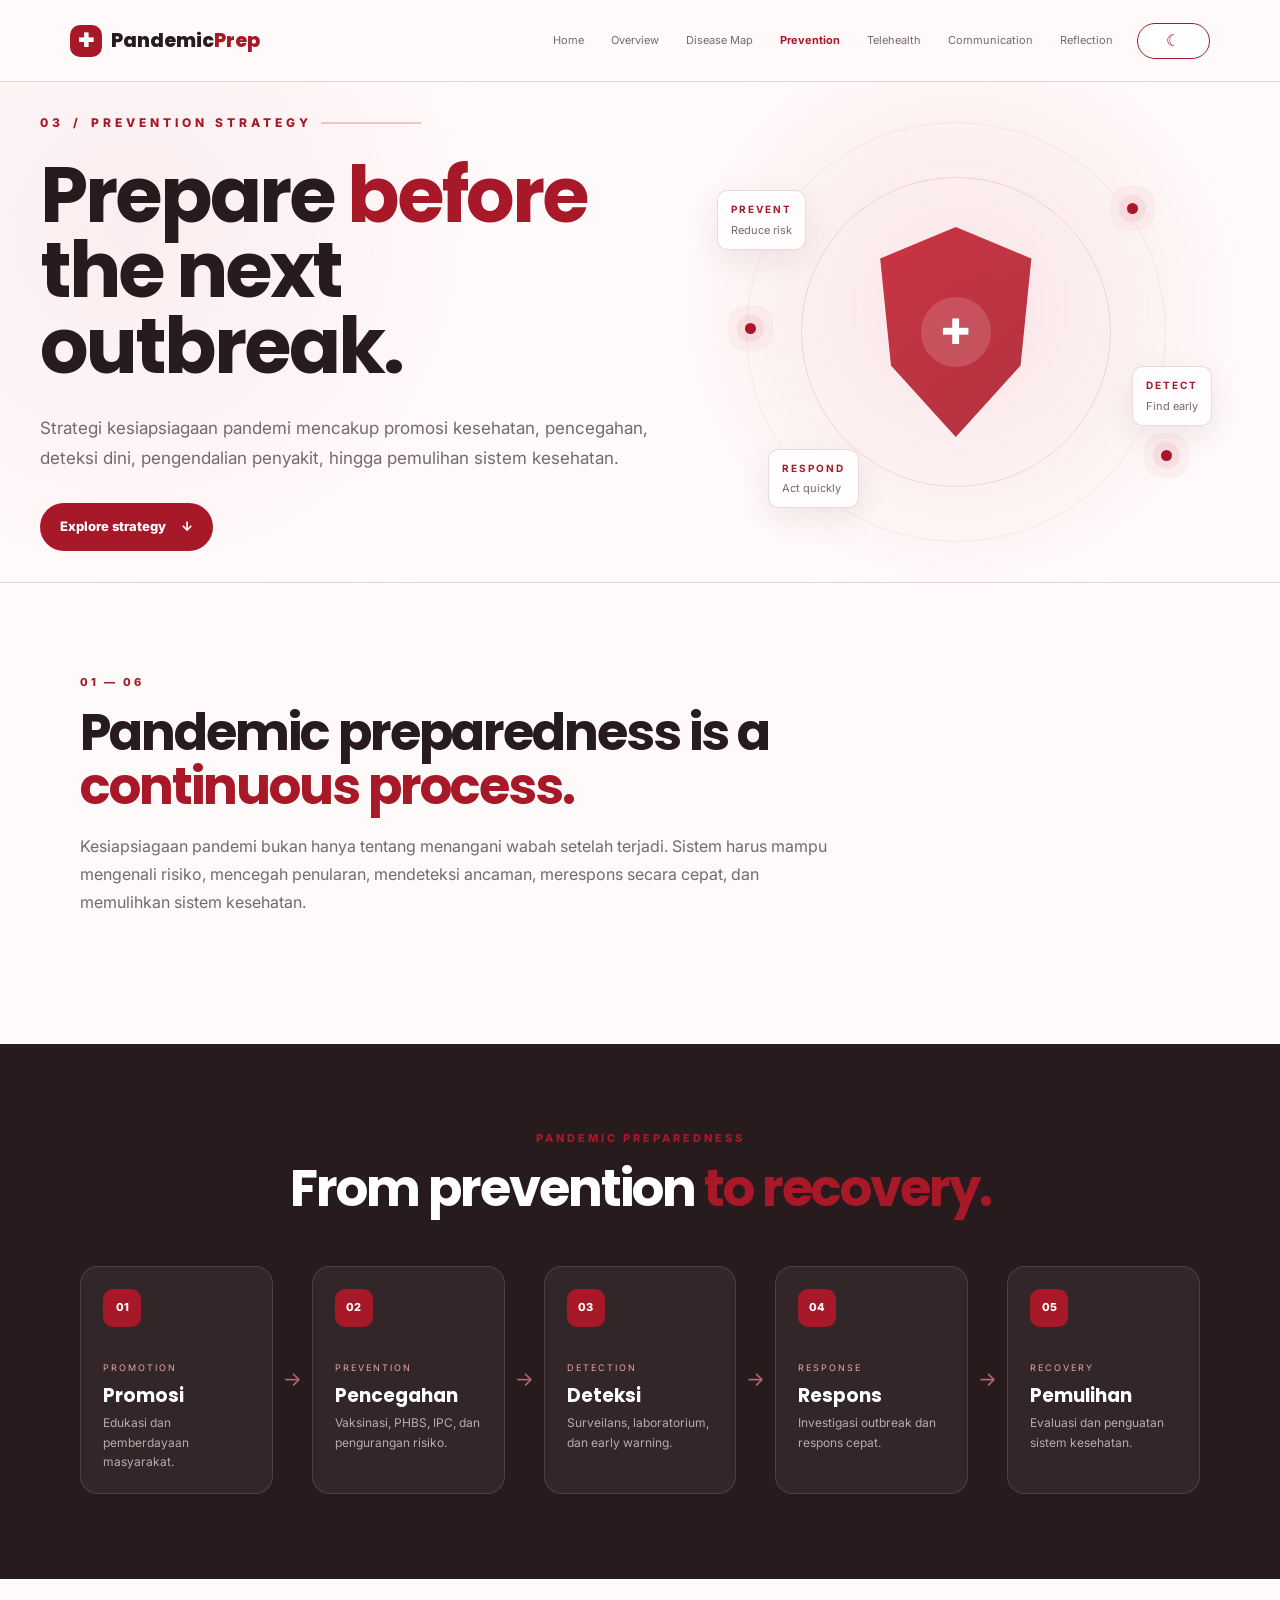
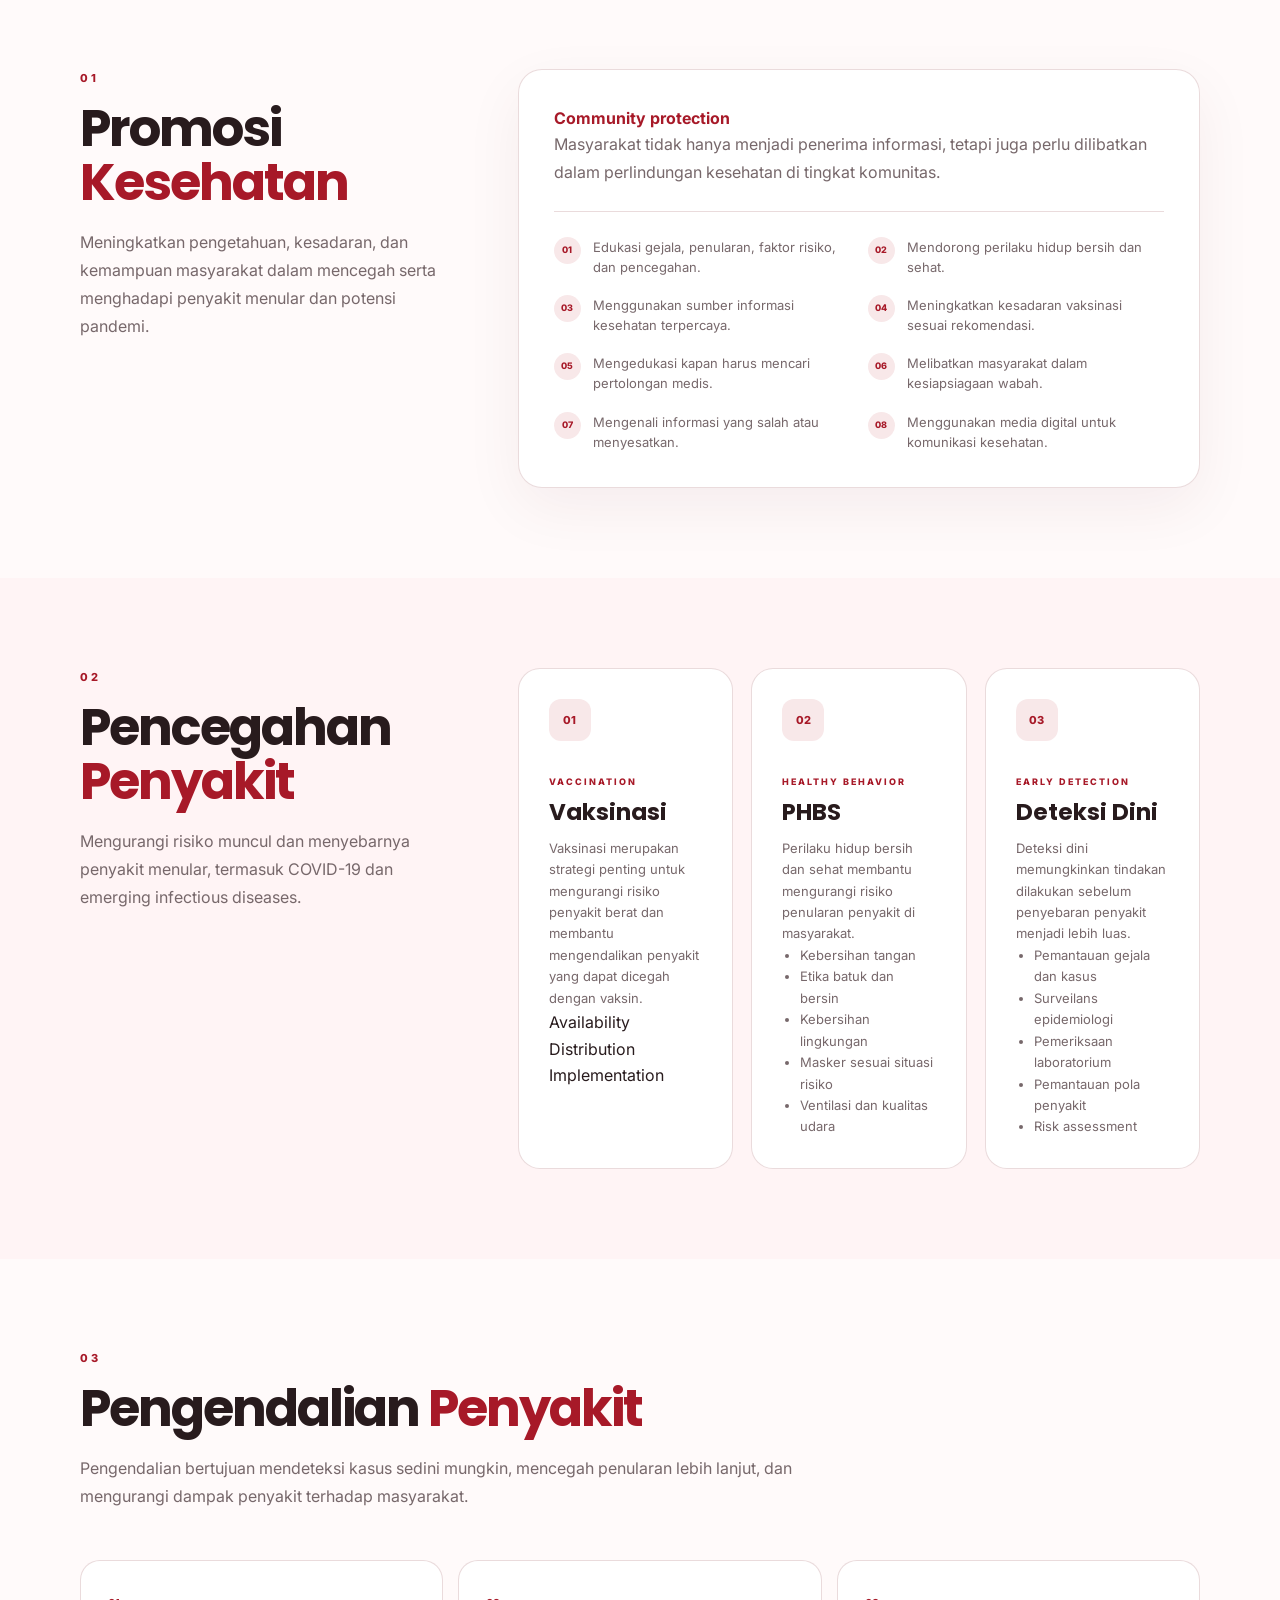
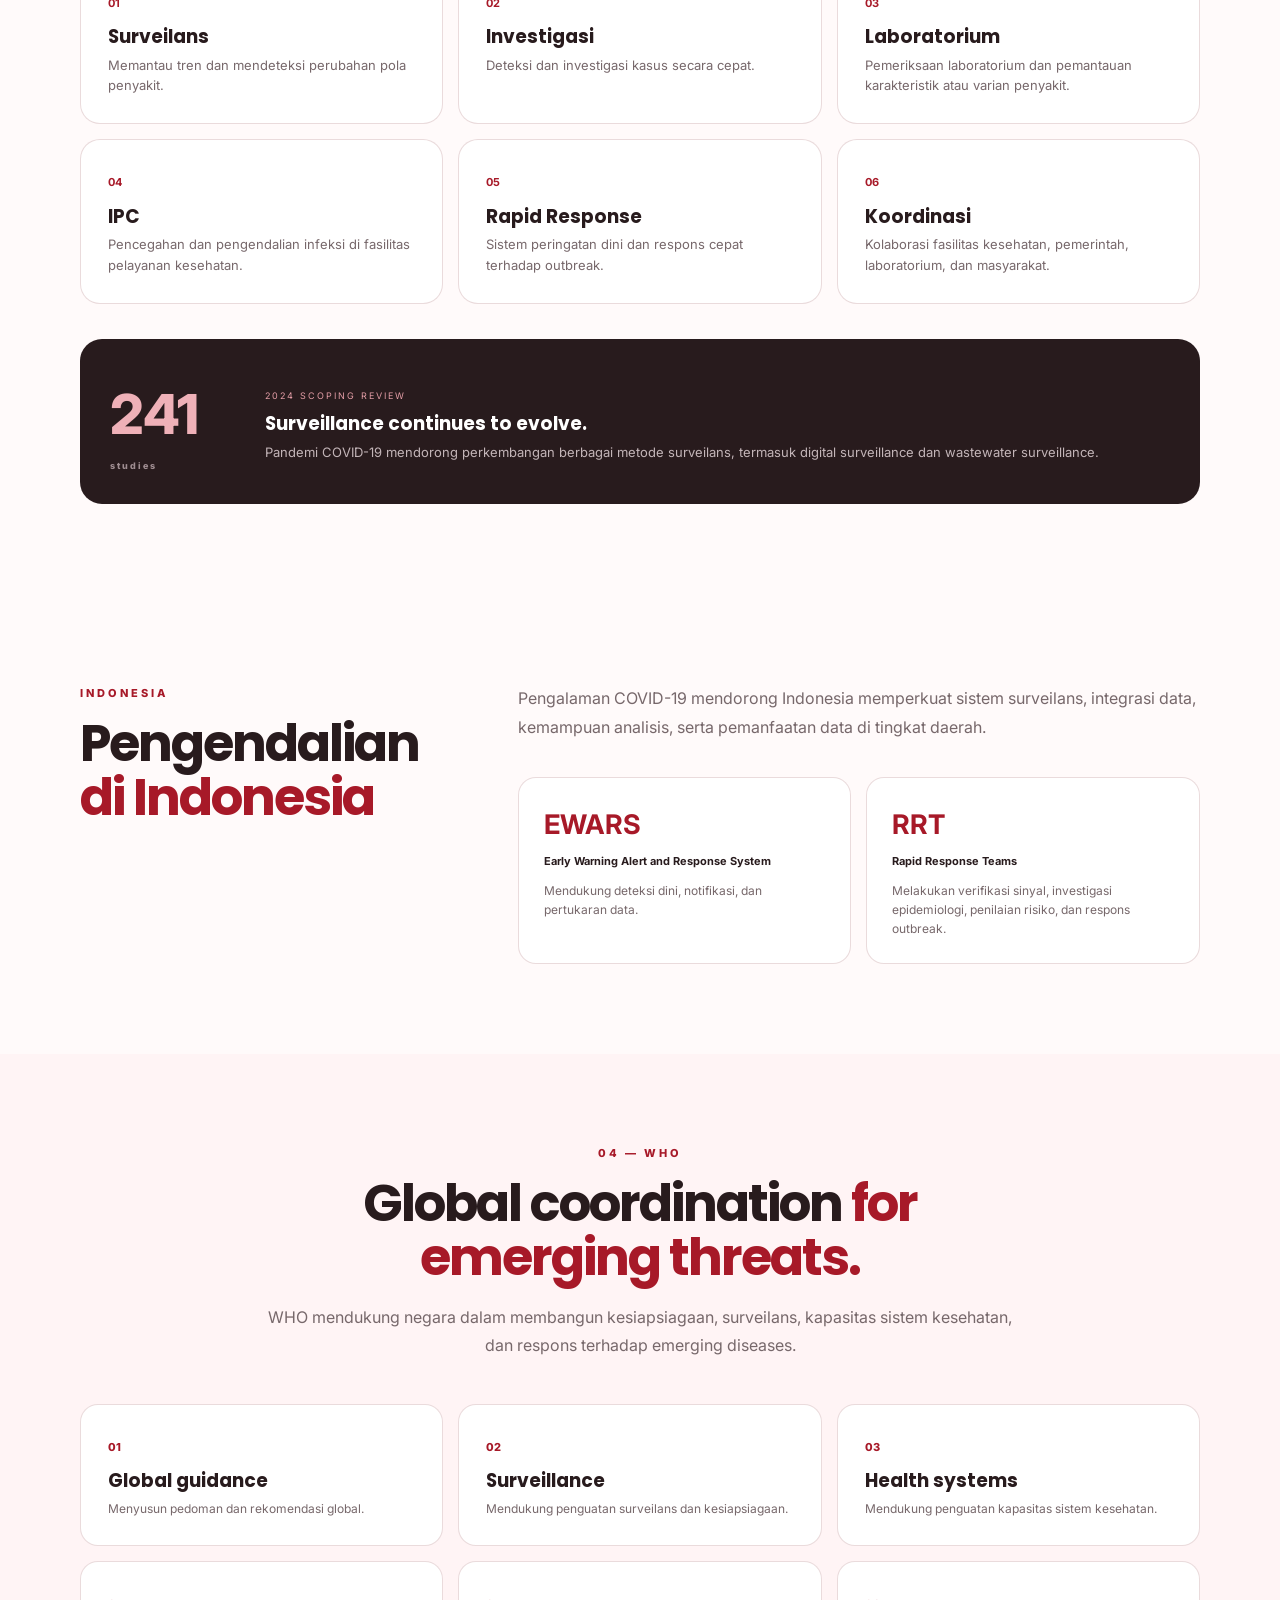
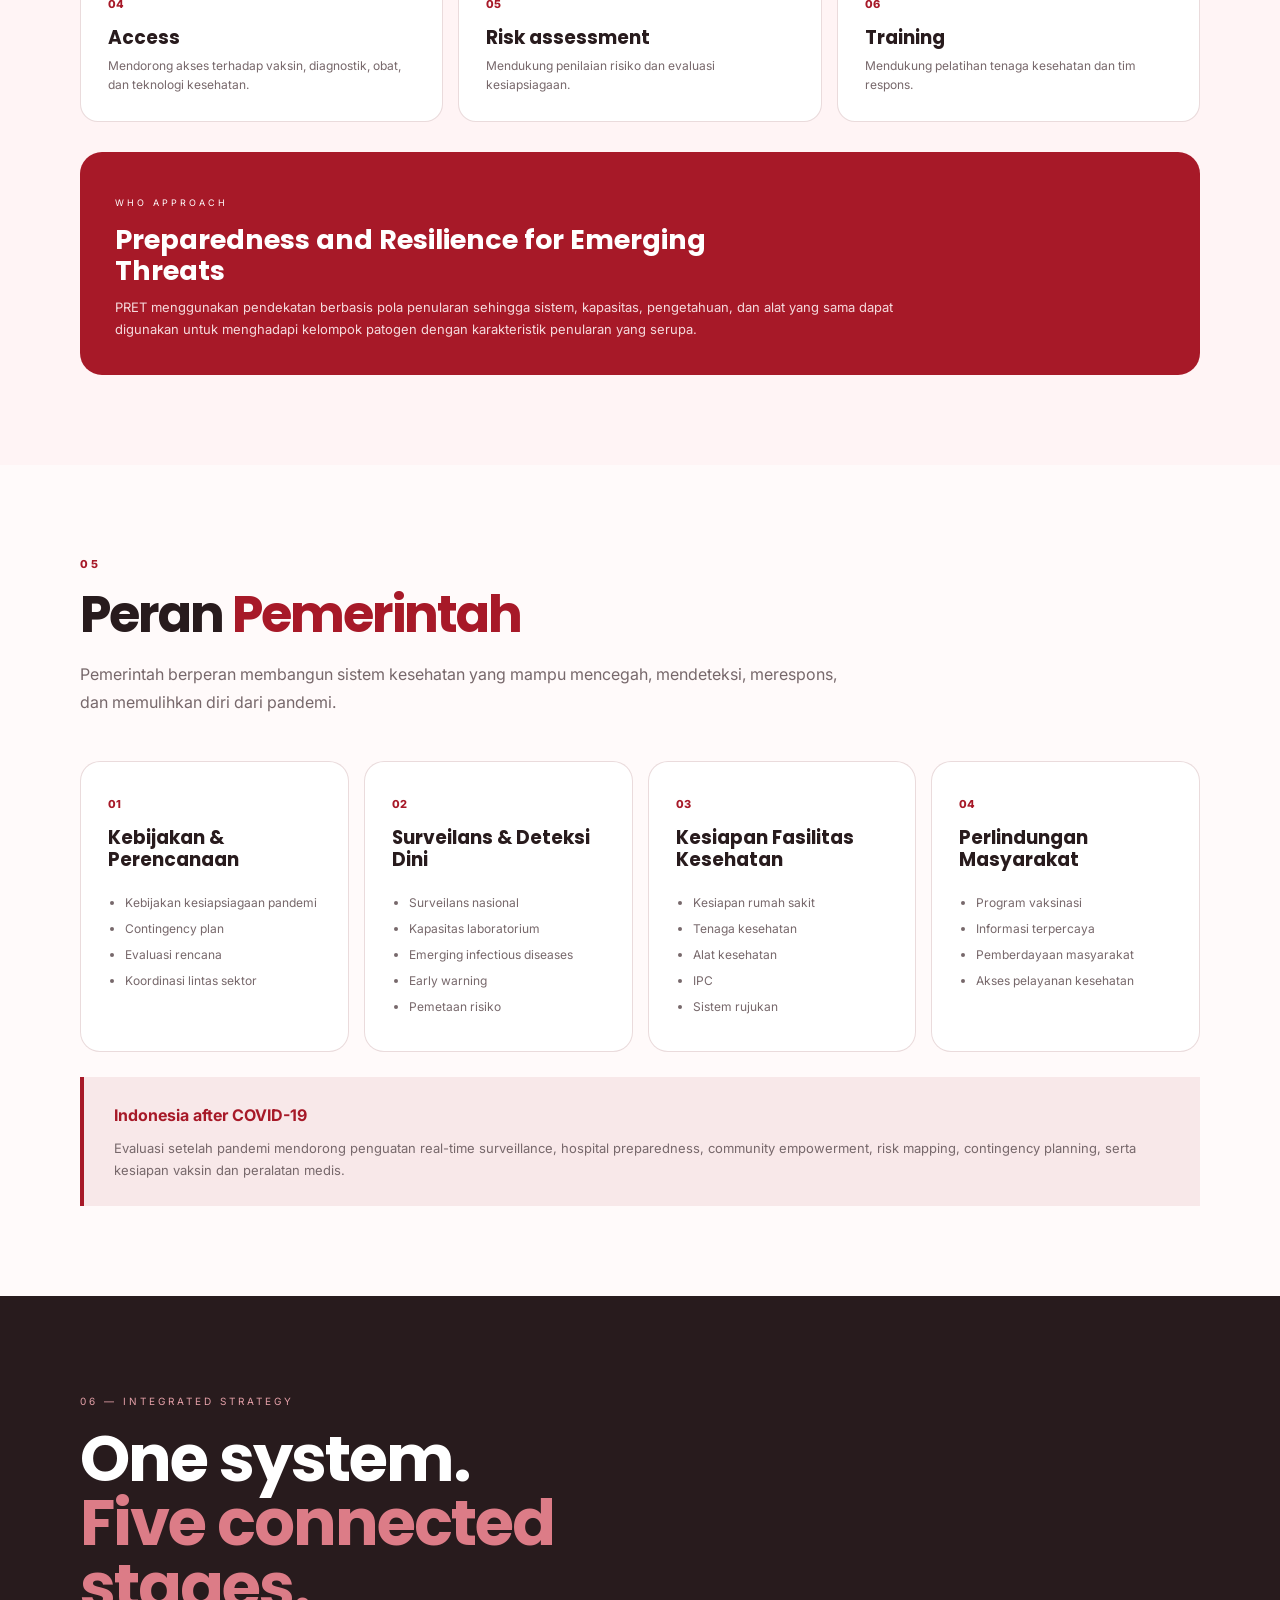
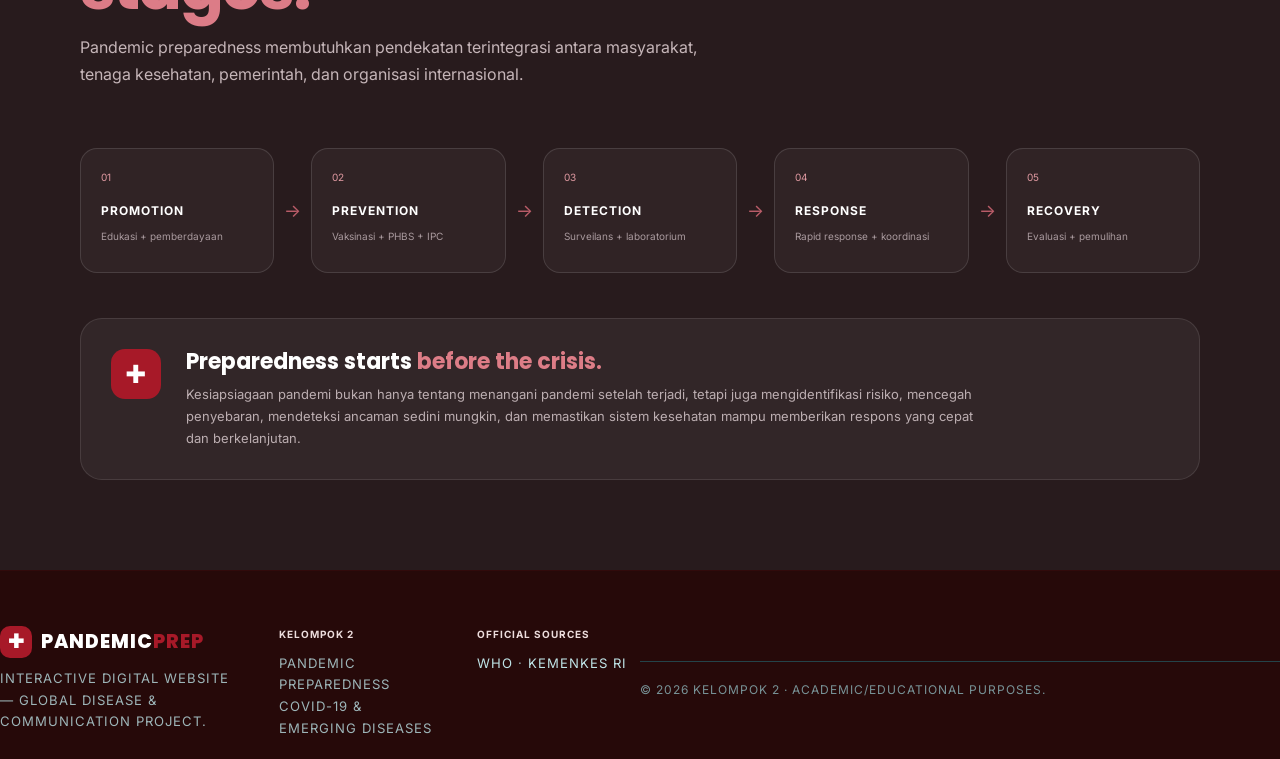
<file: pandemic-preparedness/pages/prevention.html>
<!DOCTYPE html>
<html lang="id"><head><meta charset="UTF-8"><meta name="viewport" content="width=device-width,initial-scale=1">
<title>03 Prevention Strategy | PandemicPrep Kelompok 2</title>
<link rel="preconnect" href="https://fonts.googleapis.com"><link rel="preconnect" href="https://fonts.gstatic.com" crossorigin>
<link href="https://fonts.googleapis.com/css2?family=Inter:wght@400;500;600;700;800&family=Poppins:wght@600;700;800&display=swap" rel="stylesheet">
<link rel="stylesheet" href="../style.css">
<link rel="stylesheet" href="prevention.css">
</head><body><div id="progress"></div><header class="navbar">
<a class="brand" href="../index.html"><span class="brand-mark">✚</span><span>Pandemic<span>Prep</span></span></a>
<button class="menu-toggle">☰</button>
<nav class="nav-links">
<a href="../index.html">Home</a><a href="overview.html">Overview</a><a href="mapping.html">Disease Map</a>
<a class="active" href="prevention.html">Prevention</a><a href="telehealth.html">Telehealth</a>
<a href="communication.html">Communication</a><a href="reflection.html">Reflection</a>
</nav><button class="theme-toggle" id="themeToggle">☾</button></header>

<main>
 <main class="prevention-page">

    <!-- =====================================================
         HERO
         ===================================================== -->

    <section class="prevention-hero">

        <div class="prevention-hero-inner">

            <div class="prevention-hero-content reveal">

                <div class="prevention-kicker">
                    <span>03</span>
                    <span>/</span>
                    <span>PREVENTION STRATEGY</span>
                    <i></i>
                </div>

                <h1>
                    Prepare
                    <span>before</span>
                    the next outbreak.
                </h1>

                <p>
                    Strategi kesiapsiagaan pandemi mencakup promosi kesehatan,
                    pencegahan, deteksi dini, pengendalian penyakit, hingga
                    pemulihan sistem kesehatan.
                </p>

                <a href="#strategy" class="prevention-hero-btn">
                    Explore strategy
                    <span>↓</span>
                </a>

            </div>


            <div class="prevention-hero-visual">

                <div class="prevention-orbit orbit-one"></div>
                <div class="prevention-orbit orbit-two"></div>

                <div class="prevention-shield">
                    <div class="shield-icon">✚</div>
                </div>

                <div class="prevention-dot dot-one"></div>
                <div class="prevention-dot dot-two"></div>
                <div class="prevention-dot dot-three"></div>

                <div class="prevention-label label-one">
                    <strong>PREVENT</strong>
                    <span>Reduce risk</span>
                </div>

                <div class="prevention-label label-two">
                    <strong>DETECT</strong>
                    <span>Find early</span>
                </div>

                <div class="prevention-label label-three">
                    <strong>RESPOND</strong>
                    <span>Act quickly</span>
                </div>

            </div>

        </div>

    </section>


    <!-- =====================================================
         INTRO
         ===================================================== -->

    <section class="prevention-intro">

        <div class="container">

            <div class="section-heading reveal">

                <span class="section-number">01 — 06</span>

                <h2>
                    Pandemic preparedness
                    is a <span>continuous process.</span>
                </h2>

                <p>
                    Kesiapsiagaan pandemi bukan hanya tentang menangani wabah
                    setelah terjadi. Sistem harus mampu mengenali risiko,
                    mencegah penularan, mendeteksi ancaman, merespons secara
                    cepat, dan memulihkan sistem kesehatan.
                </p>

            </div>

        </div>

    </section>


    <!-- =====================================================
         INTEGRATED STRATEGY
         ===================================================== -->

    <section class="integrated-strategy" id="strategy">

        <div class="container">

            <div class="section-heading centered reveal">

                <span class="section-number">PANDEMIC PREPAREDNESS</span>

                <h2>
                    From prevention
                    <span>to recovery.</span>
                </h2>

            </div>


            <div class="strategy-flow reveal">

                <div class="strategy-step">

                    <div class="strategy-icon">01</div>

                    <div>
                        <span>PROMOTION</span>
                        <h3>Promosi</h3>
                        <p>
                            Edukasi dan pemberdayaan masyarakat.
                        </p>
                    </div>

                </div>


                <div class="flow-arrow">→</div>


                <div class="strategy-step">

                    <div class="strategy-icon">02</div>

                    <div>
                        <span>PREVENTION</span>
                        <h3>Pencegahan</h3>
                        <p>
                            Vaksinasi, PHBS, IPC, dan pengurangan risiko.
                        </p>
                    </div>

                </div>


                <div class="flow-arrow">→</div>


                <div class="strategy-step">

                    <div class="strategy-icon">03</div>

                    <div>
                        <span>DETECTION</span>
                        <h3>Deteksi</h3>
                        <p>
                            Surveilans, laboratorium, dan early warning.
                        </p>
                    </div>

                </div>


                <div class="flow-arrow">→</div>


                <div class="strategy-step">

                    <div class="strategy-icon">04</div>

                    <div>
                        <span>RESPONSE</span>
                        <h3>Respons</h3>
                        <p>
                            Investigasi outbreak dan respons cepat.
                        </p>
                    </div>

                </div>


                <div class="flow-arrow">→</div>


                <div class="strategy-step">

                    <div class="strategy-icon">05</div>

                    <div>
                        <span>RECOVERY</span>
                        <h3>Pemulihan</h3>
                        <p>
                            Evaluasi dan penguatan sistem kesehatan.
                        </p>
                    </div>

                </div>

            </div>

        </div>

    </section>


    <!-- =====================================================
         01 PROMOSI KESEHATAN
         ===================================================== -->

    <section class="prevention-section">

        <div class="container">

            <div class="section-layout reveal">

                <div class="section-title">

                    <span class="section-number">01</span>

                    <h2>
                        Promosi
                        <span>Kesehatan</span>
                    </h2>

                    <p>
                        Meningkatkan pengetahuan, kesadaran, dan kemampuan
                        masyarakat dalam mencegah serta menghadapi penyakit
                        menular dan potensi pandemi.
                    </p>

                </div>


                <div class="content-card">

                    <div class="card-intro">
                        <strong>Community protection</strong>

                        <p>
                            Masyarakat tidak hanya menjadi penerima informasi,
                            tetapi juga perlu dilibatkan dalam perlindungan
                            kesehatan di tingkat komunitas.
                        </p>
                    </div>


                    <div class="check-list">

                        <div>
                            <span>01</span>
                            <p>Edukasi gejala, penularan, faktor risiko, dan pencegahan.</p>
                        </div>

                        <div>
                            <span>02</span>
                            <p>Mendorong perilaku hidup bersih dan sehat.</p>
                        </div>

                        <div>
                            <span>03</span>
                            <p>Menggunakan sumber informasi kesehatan terpercaya.</p>
                        </div>

                        <div>
                            <span>04</span>
                            <p>Meningkatkan kesadaran vaksinasi sesuai rekomendasi.</p>
                        </div>

                        <div>
                            <span>05</span>
                            <p>Mengedukasi kapan harus mencari pertolongan medis.</p>
                        </div>

                        <div>
                            <span>06</span>
                            <p>Melibatkan masyarakat dalam kesiapsiagaan wabah.</p>
                        </div>

                        <div>
                            <span>07</span>
                            <p>Mengenali informasi yang salah atau menyesatkan.</p>
                        </div>

                        <div>
                            <span>08</span>
                            <p>Menggunakan media digital untuk komunikasi kesehatan.</p>
                        </div>

                    </div>

                </div>

            </div>

        </div>

    </section>


    <!-- =====================================================
         02 PENCEGAHAN
         ===================================================== -->

    <section class="prevention-section soft-section">

        <div class="container">

            <div class="section-layout reveal">

                <div class="section-title">

                    <span class="section-number">02</span>

                    <h2>
                        Pencegahan
                        <span>Penyakit</span>
                    </h2>

                    <p>
                        Mengurangi risiko muncul dan menyebarnya penyakit
                        menular, termasuk COVID-19 dan emerging infectious
                        diseases.
                    </p>

                </div>


                <div class="prevention-cards">

                    <!-- VACCINATION -->

                    <article class="strategy-card">

                        <div class="card-icon">01</div>

                        <span>VACCINATION</span>

                        <h3>Vaksinasi</h3>

                        <p>
                            Vaksinasi merupakan strategi penting untuk
                            mengurangi risiko penyakit berat dan membantu
                            mengendalikan penyakit yang dapat dicegah dengan
                            vaksin.
                        </p>

                        <div class="card-tags">
                            <span>Availability</span>
                            <span>Distribution</span>
                            <span>Implementation</span>
                        </div>

                    </article>


                    <!-- PHBS -->

                    <article class="strategy-card">

                        <div class="card-icon">02</div>

                        <span>HEALTHY BEHAVIOR</span>

                        <h3>PHBS</h3>

                        <p>
                            Perilaku hidup bersih dan sehat membantu mengurangi
                            risiko penularan penyakit di masyarakat.
                        </p>

                        <ul>
                            <li>Kebersihan tangan</li>
                            <li>Etika batuk dan bersin</li>
                            <li>Kebersihan lingkungan</li>
                            <li>Masker sesuai situasi risiko</li>
                            <li>Ventilasi dan kualitas udara</li>
                        </ul>

                    </article>


                    <!-- EARLY DETECTION -->

                    <article class="strategy-card">

                        <div class="card-icon">03</div>

                        <span>EARLY DETECTION</span>

                        <h3>Deteksi Dini</h3>

                        <p>
                            Deteksi dini memungkinkan tindakan dilakukan
                            sebelum penyebaran penyakit menjadi lebih luas.
                        </p>

                        <ul>
                            <li>Pemantauan gejala dan kasus</li>
                            <li>Surveilans epidemiologi</li>
                            <li>Pemeriksaan laboratorium</li>
                            <li>Pemantauan pola penyakit</li>
                            <li>Risk assessment</li>
                        </ul>

                    </article>

                </div>

            </div>

        </div>

    </section>


    <!-- =====================================================
         03 PENGENDALIAN PENYAKIT
         ===================================================== -->

    <section class="control-section">

        <div class="container">

            <div class="section-heading reveal">

                <span class="section-number">03</span>

                <h2>
                    Pengendalian
                    <span>Penyakit</span>
                </h2>

                <p>
                    Pengendalian bertujuan mendeteksi kasus sedini mungkin,
                    mencegah penularan lebih lanjut, dan mengurangi dampak
                    penyakit terhadap masyarakat.
                </p>

            </div>


            <div class="control-grid reveal">

                <div class="control-card">
                    <strong>01</strong>
                    <h3>Surveilans</h3>
                    <p>
                        Memantau tren dan mendeteksi perubahan pola penyakit.
                    </p>
                </div>

                <div class="control-card">
                    <strong>02</strong>
                    <h3>Investigasi</h3>
                    <p>
                        Deteksi dan investigasi kasus secara cepat.
                    </p>
                </div>

                <div class="control-card">
                    <strong>03</strong>
                    <h3>Laboratorium</h3>
                    <p>
                        Pemeriksaan laboratorium dan pemantauan karakteristik
                        atau varian penyakit.
                    </p>
                </div>

                <div class="control-card">
                    <strong>04</strong>
                    <h3>IPC</h3>
                    <p>
                        Pencegahan dan pengendalian infeksi di fasilitas
                        pelayanan kesehatan.
                    </p>
                </div>

                <div class="control-card">
                    <strong>05</strong>
                    <h3>Rapid Response</h3>
                    <p>
                        Sistem peringatan dini dan respons cepat terhadap
                        outbreak.
                    </p>
                </div>

                <div class="control-card">
                    <strong>06</strong>
                    <h3>Koordinasi</h3>
                    <p>
                        Kolaborasi fasilitas kesehatan, pemerintah,
                        laboratorium, dan masyarakat.
                    </p>
                </div>

            </div>


            <div class="surveillance-highlight reveal">

                <div class="highlight-number">
                    241
                    <small>studies</small>
                </div>

                <div>
                    <span>2024 SCOPING REVIEW</span>

                    <h3>
                        Surveillance continues to evolve.
                    </h3>

                    <p>
                        Pandemi COVID-19 mendorong perkembangan berbagai metode
                        surveilans, termasuk digital surveillance dan
                        wastewater surveillance.
                    </p>
                </div>

            </div>

        </div>

    </section>


    <!-- =====================================================
         INDONESIA
         ===================================================== -->

    <section class="indonesia-section">

        <div class="container">

            <div class="section-layout reveal">

                <div class="section-title">

                    <span class="section-number">INDONESIA</span>

                    <h2>
                        Pengendalian
                        <span>di Indonesia</span>
                    </h2>

                </div>


                <div class="indonesia-content">

                    <p>
                        Pengalaman COVID-19 mendorong Indonesia memperkuat
                        sistem surveilans, integrasi data, kemampuan analisis,
                        serta pemanfaatan data di tingkat daerah.
                    </p>


                    <div class="indonesia-system">

                        <div>
                            <strong>EWARS</strong>
                            <span>
                                Early Warning Alert and Response System
                            </span>
                            <p>
                                Mendukung deteksi dini, notifikasi, dan
                                pertukaran data.
                            </p>
                        </div>

                        <div>
                            <strong>RRT</strong>
                            <span>
                                Rapid Response Teams
                            </span>
                            <p>
                                Melakukan verifikasi sinyal, investigasi
                                epidemiologi, penilaian risiko, dan respons
                                outbreak.
                            </p>
                        </div>

                    </div>

                </div>

            </div>

        </div>

    </section>


    <!-- =====================================================
         04 WHO
         ===================================================== -->

    <section class="who-section soft-section">

        <div class="container">

            <div class="section-heading centered reveal">

                <span class="section-number">04 — WHO</span>

                <h2>
                    Global coordination
                    <span>for emerging threats.</span>
                </h2>

                <p>
                    WHO mendukung negara dalam membangun kesiapsiagaan,
                    surveilans, kapasitas sistem kesehatan, dan respons
                    terhadap emerging diseases.
                </p>

            </div>


            <div class="who-grid reveal">

                <div class="who-card">
                    <span>01</span>
                    <h3>Global guidance</h3>
                    <p>
                        Menyusun pedoman dan rekomendasi global.
                    </p>
                </div>

                <div class="who-card">
                    <span>02</span>
                    <h3>Surveillance</h3>
                    <p>
                        Mendukung penguatan surveilans dan kesiapsiagaan.
                    </p>
                </div>

                <div class="who-card">
                    <span>03</span>
                    <h3>Health systems</h3>
                    <p>
                        Mendukung penguatan kapasitas sistem kesehatan.
                    </p>
                </div>

                <div class="who-card">
                    <span>04</span>
                    <h3>Access</h3>
                    <p>
                        Mendorong akses terhadap vaksin, diagnostik, obat,
                        dan teknologi kesehatan.
                    </p>
                </div>

                <div class="who-card">
                    <span>05</span>
                    <h3>Risk assessment</h3>
                    <p>
                        Mendukung penilaian risiko dan evaluasi kesiapsiagaan.
                    </p>
                </div>

                <div class="who-card">
                    <span>06</span>
                    <h3>Training</h3>
                    <p>
                        Mendukung pelatihan tenaga kesehatan dan tim respons.
                    </p>
                </div>

            </div>


            <div class="pret-box reveal">

                <span>WHO APPROACH</span>

                <h3>
                    Preparedness and Resilience
                    for Emerging Threats
                </h3>

                <p>
                    PRET menggunakan pendekatan berbasis pola penularan
                    sehingga sistem, kapasitas, pengetahuan, dan alat yang
                    sama dapat digunakan untuk menghadapi kelompok patogen
                    dengan karakteristik penularan yang serupa.
                </p>

            </div>

        </div>

    </section>


    <!-- =====================================================
         05 PEMERINTAH
         ===================================================== -->

    <section class="government-section">

        <div class="container">

            <div class="section-heading reveal">

                <span class="section-number">05</span>

                <h2>
                    Peran
                    <span>Pemerintah</span>
                </h2>

                <p>
                    Pemerintah berperan membangun sistem kesehatan yang mampu
                    mencegah, mendeteksi, merespons, dan memulihkan diri dari
                    pandemi.
                </p>

            </div>


            <div class="government-grid reveal">

                <div class="government-card">

                    <span>01</span>

                    <h3>
                        Kebijakan &
                        Perencanaan
                    </h3>

                    <ul>
                        <li>Kebijakan kesiapsiagaan pandemi</li>
                        <li>Contingency plan</li>
                        <li>Evaluasi rencana</li>
                        <li>Koordinasi lintas sektor</li>
                    </ul>

                </div>


                <div class="government-card">

                    <span>02</span>

                    <h3>
                        Surveilans &
                        Deteksi Dini
                    </h3>

                    <ul>
                        <li>Surveilans nasional</li>
                        <li>Kapasitas laboratorium</li>
                        <li>Emerging infectious diseases</li>
                        <li>Early warning</li>
                        <li>Pemetaan risiko</li>
                    </ul>

                </div>


                <div class="government-card">

                    <span>03</span>

                    <h3>
                        Kesiapan
                        Fasilitas Kesehatan
                    </h3>

                    <ul>
                        <li>Kesiapan rumah sakit</li>
                        <li>Tenaga kesehatan</li>
                        <li>Alat kesehatan</li>
                        <li>IPC</li>
                        <li>Sistem rujukan</li>
                    </ul>

                </div>


                <div class="government-card">

                    <span>04</span>

                    <h3>
                        Perlindungan
                        Masyarakat
                    </h3>

                    <ul>
                        <li>Program vaksinasi</li>
                        <li>Informasi terpercaya</li>
                        <li>Pemberdayaan masyarakat</li>
                        <li>Akses pelayanan kesehatan</li>
                    </ul>

                </div>

            </div>


            <div class="government-note reveal">

                <strong>Indonesia after COVID-19</strong>

                <p>
                    Evaluasi setelah pandemi mendorong penguatan real-time
                    surveillance, hospital preparedness, community
                    empowerment, risk mapping, contingency planning,
                    serta kesiapan vaksin dan peralatan medis.
                </p>

            </div>

        </div>

    </section>


    <!-- =====================================================
         06 FINAL INTEGRATED STRATEGY
         ===================================================== -->

    <section class="final-strategy">

        <div class="container">

            <div class="final-heading reveal">

                <span>06 — INTEGRATED STRATEGY</span>

                <h2>
                    One system.
                    <br>
                    <em>Five connected stages.</em>
                </h2>

                <p>
                    Pandemic preparedness membutuhkan pendekatan terintegrasi
                    antara masyarakat, tenaga kesehatan, pemerintah, dan
                    organisasi internasional.
                </p>

            </div>


            <div class="final-flow reveal">

                <div class="final-stage">
                    <span>01</span>
                    <strong>PROMOTION</strong>
                    <small>Edukasi + pemberdayaan</small>
                </div>

                <div class="final-arrow">→</div>

                <div class="final-stage">
                    <span>02</span>
                    <strong>PREVENTION</strong>
                    <small>Vaksinasi + PHBS + IPC</small>
                </div>

                <div class="final-arrow">→</div>

                <div class="final-stage">
                    <span>03</span>
                    <strong>DETECTION</strong>
                    <small>Surveilans + laboratorium</small>
                </div>

                <div class="final-arrow">→</div>

                <div class="final-stage">
                    <span>04</span>
                    <strong>RESPONSE</strong>
                    <small>Rapid response + koordinasi</small>
                </div>

                <div class="final-arrow">→</div>

                <div class="final-stage">
                    <span>05</span>
                    <strong>RECOVERY</strong>
                    <small>Evaluasi + pemulihan</small>
                </div>

            </div>


            <div class="final-message reveal">

                <div class="final-message-mark">✚</div>

                <div>
                    <h3>
                        Preparedness starts
                        <span>before the crisis.</span>
                    </h3>

                    <p>
                        Kesiapsiagaan pandemi bukan hanya tentang menangani
                        pandemi setelah terjadi, tetapi juga mengidentifikasi
                        risiko, mencegah penyebaran, mendeteksi ancaman sedini
                        mungkin, dan memastikan sistem kesehatan mampu
                        memberikan respons yang cepat dan berkelanjutan.
                    </p>
                </div>

            </div>

        </div>

    </section>

</main>
<footer class="footer"><div class="container footer-grid">
<div><a class="brand" href="../index.html"><span class="brand-mark">✚</span><span>Pandemic<span>Prep</span></span></a><p>Interactive Digital Website — Global Disease & Communication Project.</p></div>
<div><strong>Kelompok 2</strong><p>Pandemic Preparedness<br>COVID-19 & Emerging Diseases</p></div>
<div><strong>Official sources</strong><p><a href="https://www.who.int/" target="_blank" rel="noopener">WHO</a> · <a href="https://www.kemkes.go.id/" target="_blank" rel="noopener">Kemenkes RI</a></p></div>
</div><div class="container footer-bottom">© 2026 Kelompok 2 · Academic/educational purposes.</div></footer>
<script src="../script.js"></script></body></html>
</file>
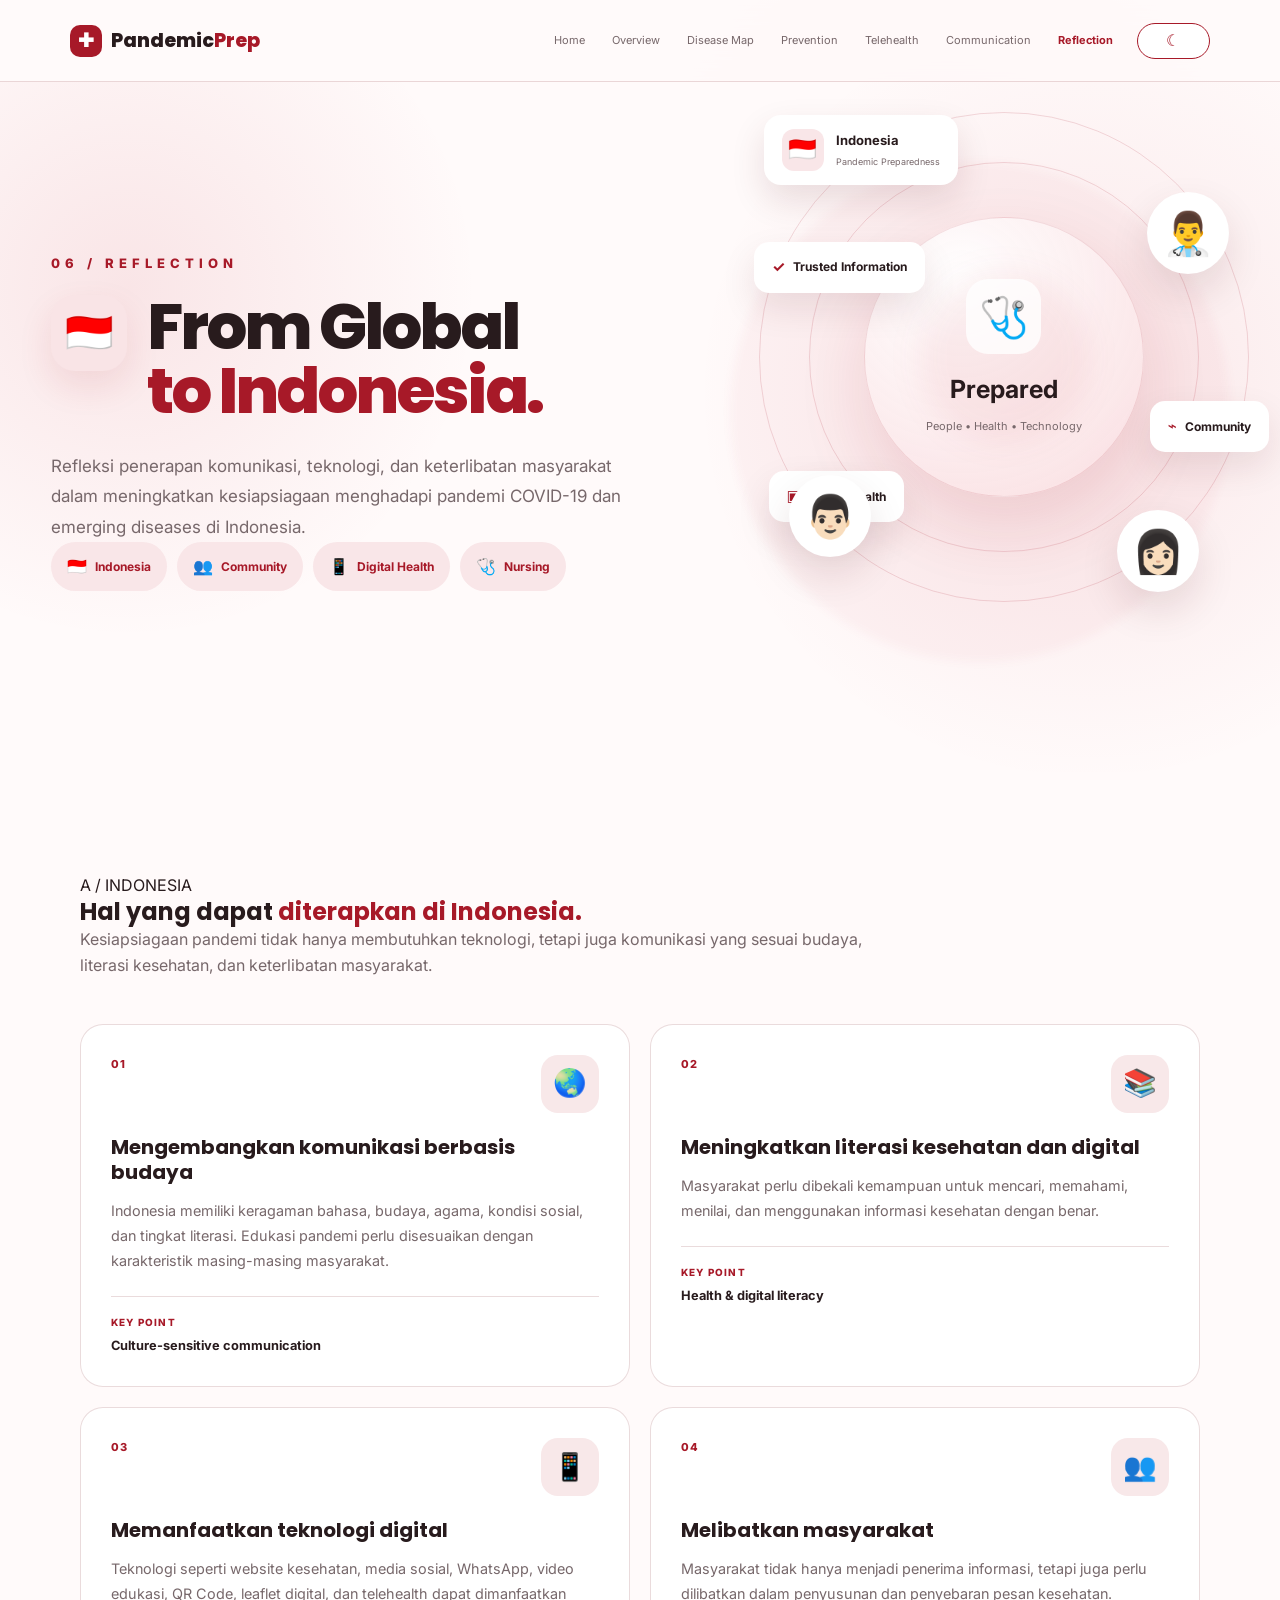
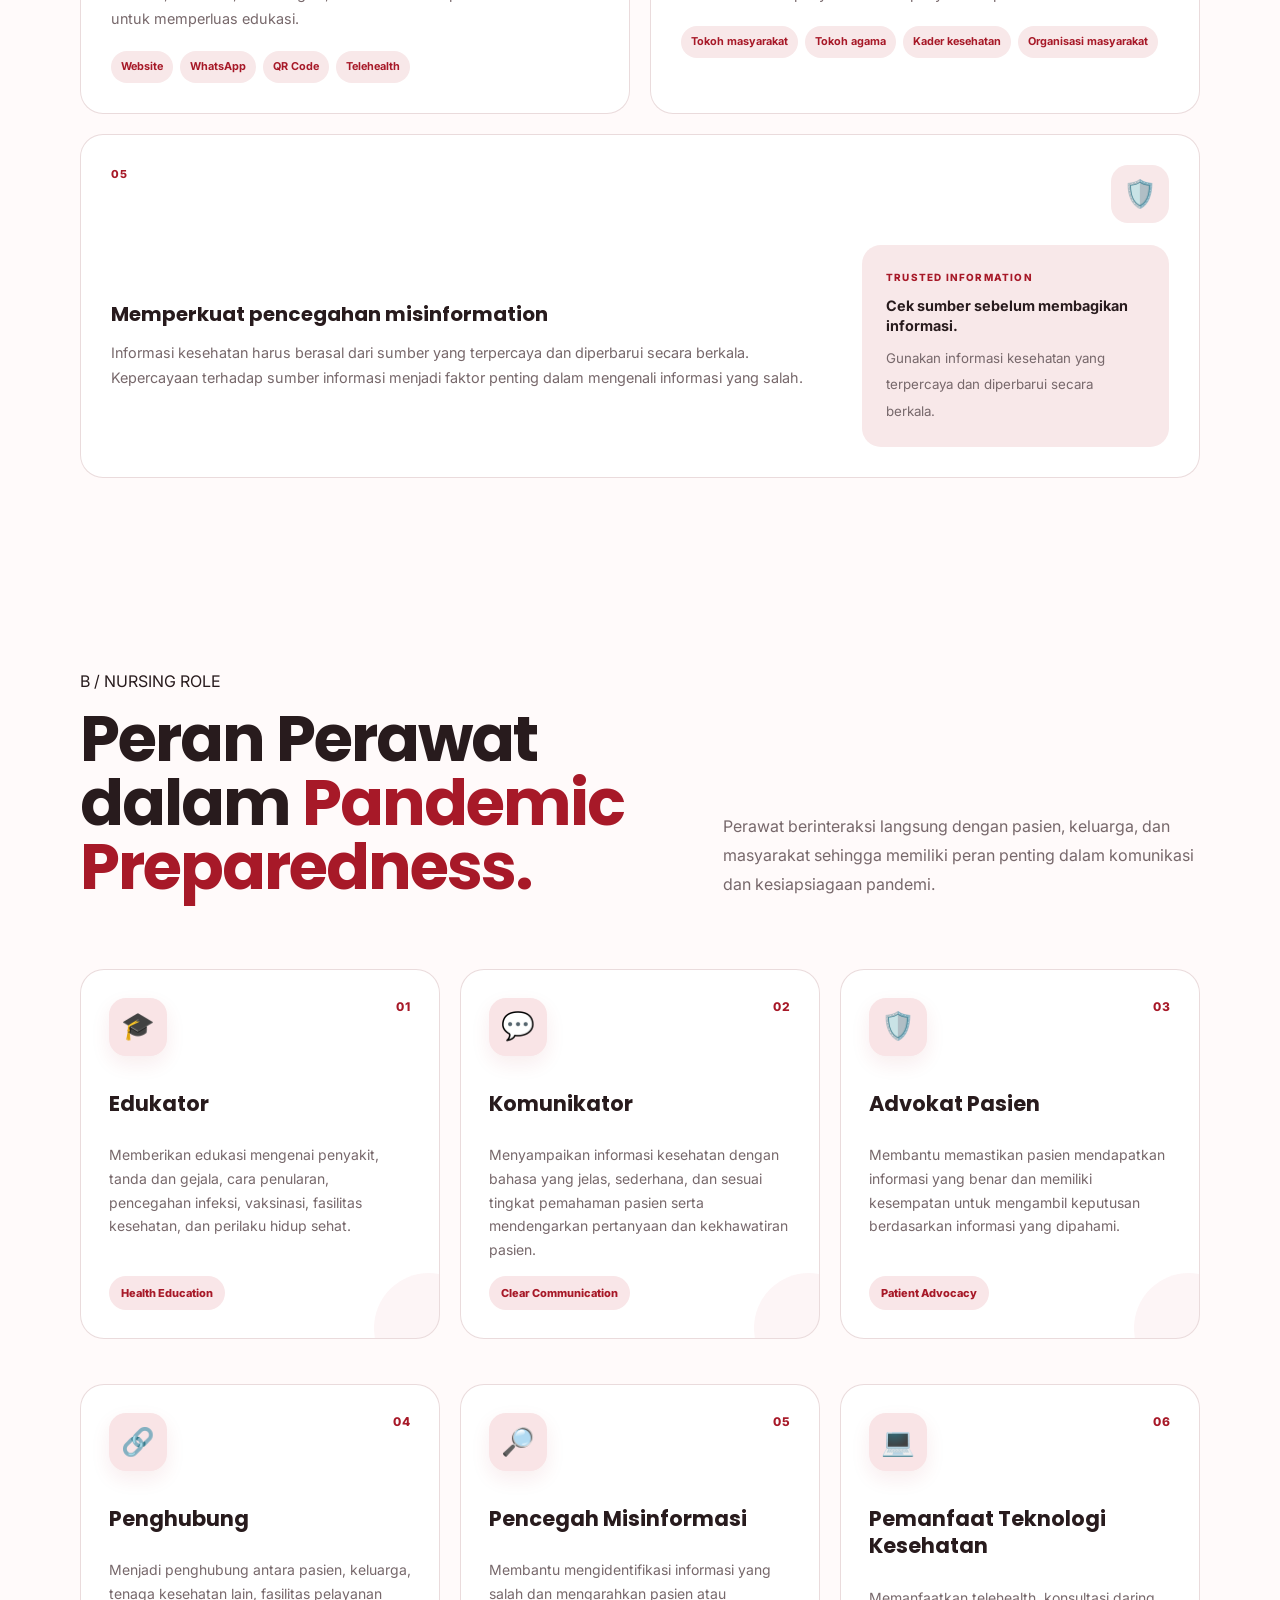
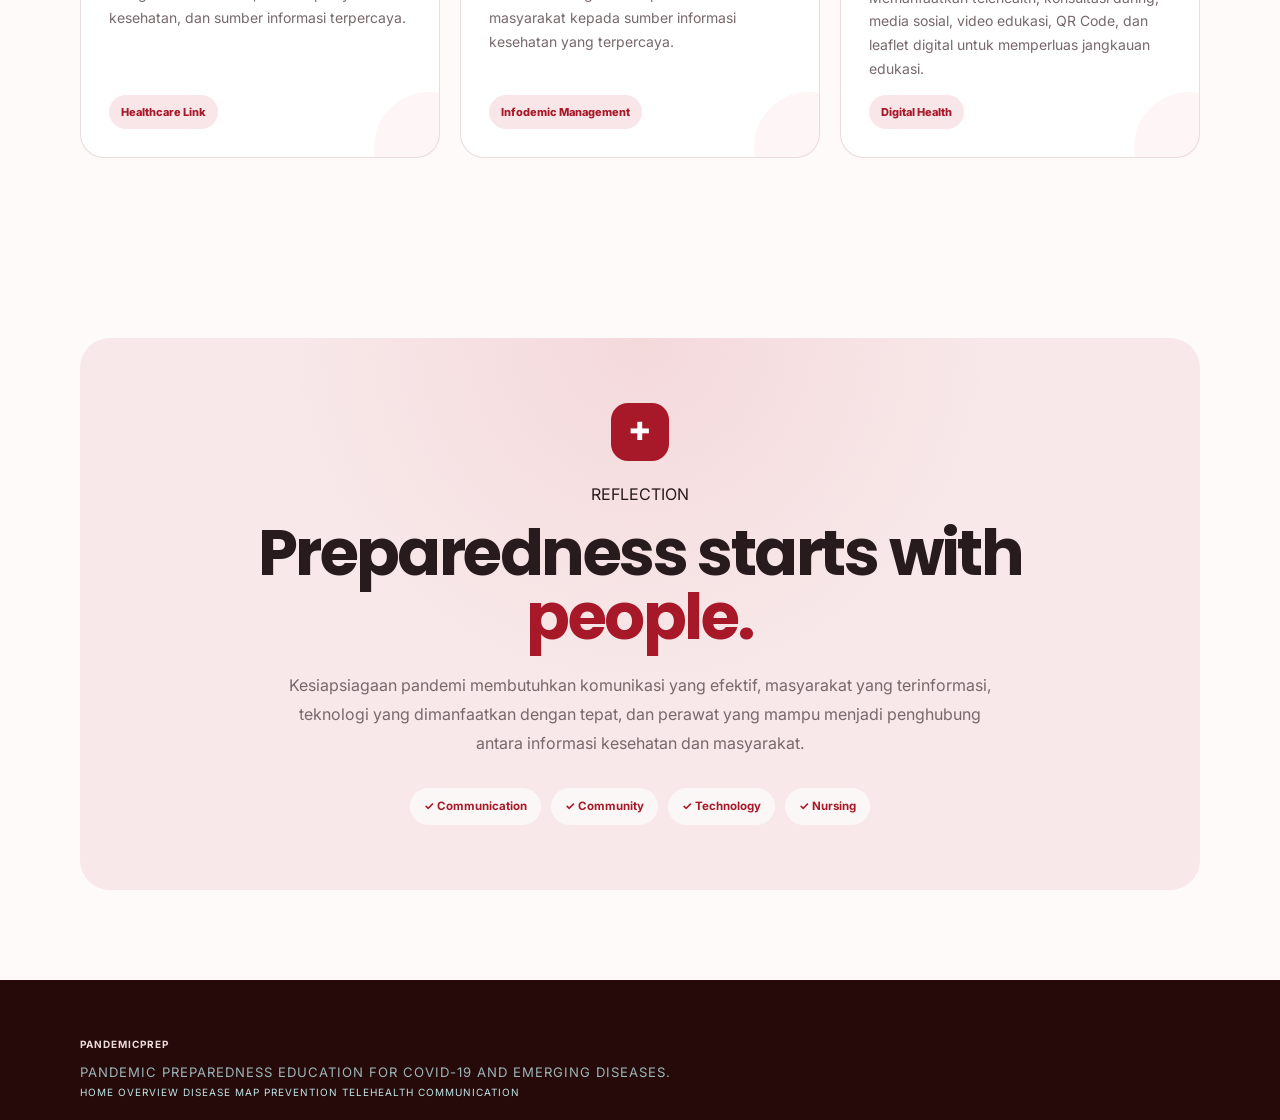
<file: pandemic-preparedness/pages/reflection.html>
<!DOCTYPE html>
<html lang="id">

<head>
    <meta charset="UTF-8">
    <meta name="viewport" content="width=device-width, initial-scale=1">

    <title>06 Reflection | PandemicPrep Kelompok 2</title>

    <link rel="preconnect" href="https://fonts.googleapis.com">
    <link rel="preconnect" href="https://fonts.gstatic.com" crossorigin>
    <link href="https://fonts.googleapis.com/css2?family=Inter:wght@400;500;600;700;800&family=Poppins:wght@600;700;800&display=swap"
        rel="stylesheet">

    <link rel="stylesheet" href="../style.css">
    <link rel="stylesheet" href="reflection.css">
</head>

<body class="reflection-page">

    <!-- =====================================================
         NAVBAR
    ====================================================== -->

    <header class="navbar">

        <a class="brand" href="../index.html">
            <span class="brand-mark">✚</span>
            <span>Pandemic<span>Prep</span></span>
        </a>

        <button class="menu-toggle" aria-label="Buka menu">
            ☰
        </button>

        <nav class="nav-links">
            <a href="../index.html">Home</a>
            <a href="overview.html">Overview</a>
            <a href="mapping.html">Disease Map</a>
            <a href="prevention.html">Prevention</a>
            <a href="telehealth.html">Telehealth</a>
            <a href="communication.html">Communication</a>
            <a href="reflection.html" class="active">Reflection</a>
        </nav>

        <button class="theme-toggle" id="themeToggle">
            ☾
        </button>

    </header>


    <main>

        <!-- =====================================================
             HERO
        ====================================================== -->

        <section class="reflection-hero">

            <div class="reflection-hero-inner">

                <!-- LEFT -->
                <div class="reflection-hero-content">

                    <span class="reflection-eyebrow">
                        06 / REFLECTION
                    </span>

                    <div class="reflection-title-row">

                        <div class="reflection-title-icon">
                            🇮🇩
                        </div>

                        <h1>
                            From Global
                            <span>to Indonesia.</span>
                        </h1>

                    </div>

                    <p class="reflection-hero-text">
                        Refleksi penerapan komunikasi, teknologi, dan
                        keterlibatan masyarakat dalam meningkatkan
                        kesiapsiagaan menghadapi pandemi COVID-19
                        dan emerging diseases di Indonesia.
                    </p>

                    <div class="reflection-tags">

                        <div class="reflection-tag">
                            <span>🇮🇩</span>
                            Indonesia
                        </div>

                        <div class="reflection-tag">
                            <span>👥</span>
                            Community
                        </div>

                        <div class="reflection-tag">
                            <span>📱</span>
                            Digital Health
                        </div>

                        <div class="reflection-tag">
                            <span>🩺</span>
                            Nursing
                        </div>

                    </div>

                </div>


                <!-- RIGHT : ILLUSTRATION -->
                <div class="reflection-hero-visual">

                    <!-- soft circles -->
                    <div class="reflection-orbit orbit-a"></div>
                    <div class="reflection-orbit orbit-b"></div>

                    <!-- Indonesia card -->
                    <div class="indonesia-card">

                        <div class="indonesia-flag">
                            🇮🇩
                        </div>

                        <div>
                            <strong>Indonesia</strong>
                            <small>Pandemic Preparedness</small>
                        </div>

                    </div>


                    <!-- Main community circle -->
                    <div class="reflection-circle">

                        <div class="circle-glow"></div>

                        <div class="circle-icon">
                            🩺
                        </div>

                        <strong>
                            Prepared
                        </strong>

                        <span>
                            People • Health • Technology
                        </span>

                    </div>


                    <!-- people -->
                    <div class="reflection-person person-a">
                        👨‍⚕️
                    </div>

                    <div class="reflection-person person-b">
                        👨🏻
                    </div>

                    <div class="reflection-person person-c">
                        👩🏻
                    </div>


                    <!-- floating information cards -->
                    <div class="reflection-float float-a">
                        <span>✓</span>
                        Trusted Information
                    </div>

                    <div class="reflection-float float-b">
                        <span>⌁</span>
                        Community
                    </div>

                    <div class="reflection-float float-c">
                        <span>▣</span>
                        Digital Health
                    </div>

                </div>

            </div>

        </section>


        <!-- =====================================================
             SECTION A
        ====================================================== -->

        <section class="reflection-section">

            <div class="container">

                <div class="section-heading reflection-heading">

                    <span class="mini-label">
                        A / INDONESIA
                    </span>

                    <h2>
                        Hal yang dapat
                        <span>diterapkan di Indonesia.</span>
                    </h2>

                    <p>
                        Kesiapsiagaan pandemi tidak hanya membutuhkan
                        teknologi, tetapi juga komunikasi yang sesuai
                        budaya, literasi kesehatan, dan keterlibatan
                        masyarakat.
                    </p>

                </div>


                <div class="application-grid">

                    <!-- 01 -->
                    <article class="application-card">

                        <div class="application-top">
                            <span class="application-number">01</span>

                            <div class="application-icon">
                                🌏
                            </div>
                        </div>

                        <h3>
                            Mengembangkan komunikasi berbasis budaya
                        </h3>

                        <p>
                            Indonesia memiliki keragaman bahasa, budaya,
                            agama, kondisi sosial, dan tingkat literasi.
                            Edukasi pandemi perlu disesuaikan dengan
                            karakteristik masing-masing masyarakat.
                        </p>

                        <div class="application-line">
                            <span>KEY POINT</span>
                            <strong>Culture-sensitive communication</strong>
                        </div>

                    </article>


                    <!-- 02 -->
                    <article class="application-card">

                        <div class="application-top">
                            <span class="application-number">02</span>

                            <div class="application-icon">
                                📚
                            </div>
                        </div>

                        <h3>
                            Meningkatkan literasi kesehatan dan digital
                        </h3>

                        <p>
                            Masyarakat perlu dibekali kemampuan untuk
                            mencari, memahami, menilai, dan menggunakan
                            informasi kesehatan dengan benar.
                        </p>

                        <div class="application-line">
                            <span>KEY POINT</span>
                            <strong>Health & digital literacy</strong>
                        </div>

                    </article>


                    <!-- 03 -->
                    <article class="application-card">

                        <div class="application-top">
                            <span class="application-number">03</span>

                            <div class="application-icon">
                                📱
                            </div>
                        </div>

                        <h3>
                            Memanfaatkan teknologi digital
                        </h3>

                        <p>
                            Teknologi seperti website kesehatan,
                            media sosial, WhatsApp, video edukasi,
                            QR Code, leaflet digital, dan telehealth
                            dapat dimanfaatkan untuk memperluas edukasi.
                        </p>

                        <div class="technology-list">
                            <span>Website</span>
                            <span>WhatsApp</span>
                            <span>QR Code</span>
                            <span>Telehealth</span>
                        </div>

                    </article>


                    <!-- 04 -->
                    <article class="application-card">

                        <div class="application-top">
                            <span class="application-number">04</span>

                            <div class="application-icon">
                                👥
                            </div>
                        </div>

                        <h3>
                            Melibatkan masyarakat
                        </h3>

                        <p>
                            Masyarakat tidak hanya menjadi penerima
                            informasi, tetapi juga perlu dilibatkan
                            dalam penyusunan dan penyebaran pesan
                            kesehatan.
                        </p>

                        <div class="community-list">

                            <span>Tokoh masyarakat</span>
                            <span>Tokoh agama</span>
                            <span>Kader kesehatan</span>
                            <span>Organisasi masyarakat</span>

                        </div>

                    </article>


                    <!-- 05 -->
                    <article class="application-card application-wide">

                        <div class="application-top">
                            <span class="application-number">05</span>

                            <div class="application-icon">
                                🛡️
                            </div>
                        </div>

                        <div class="application-wide-content">

                            <div>
                                <h3>
                                    Memperkuat pencegahan misinformation
                                </h3>

                                <p>
                                    Informasi kesehatan harus berasal dari
                                    sumber yang terpercaya dan diperbarui
                                    secara berkala. Kepercayaan terhadap
                                    sumber informasi menjadi faktor penting
                                    dalam mengenali informasi yang salah.
                                </p>
                            </div>

                            <div class="trusted-source-box">

                                <span>TRUSTED INFORMATION</span>

                                <strong>
                                    Cek sumber sebelum membagikan informasi.
                                </strong>

                                <small>
                                    Gunakan informasi kesehatan yang
                                    terpercaya dan diperbarui secara berkala.
                                </small>

                            </div>

                        </div>

                    </article>

                </div>

            </div>

        </section>


        <!-- =====================================================
             SECTION B - ROLE OF NURSE
        ====================================================== -->

        <section class="nurse-section">

            <div class="container">

                <div class="nurse-heading">

                    <div>

                        <span class="mini-label">
                            B / NURSING ROLE
                        </span>

                        <h2>
                            Peran Perawat dalam
                            <span>Pandemic Preparedness.</span>
                        </h2>

                    </div>

                    <p>
                        Perawat berinteraksi langsung dengan pasien,
                        keluarga, dan masyarakat sehingga memiliki
                        peran penting dalam komunikasi dan kesiapsiagaan
                        pandemi.
                    </p>

                </div>


                <div class="nurse-role-grid">

                    <!-- 01 -->
                    <article class="nurse-role">

                        <div class="nurse-role-icon">
                            🎓
                        </div>

                        <span class="nurse-role-number">
                            01
                        </span>

                        <h3>
                            Edukator
                        </h3>

                        <p>
                            Memberikan edukasi mengenai penyakit,
                            tanda dan gejala, cara penularan,
                            pencegahan infeksi, vaksinasi,
                            fasilitas kesehatan, dan perilaku hidup sehat.
                        </p>

                        <div class="role-keyword">
                            Health Education
                        </div>

                    </article>


                    <!-- 02 -->
                    <article class="nurse-role">

                        <div class="nurse-role-icon">
                            💬
                        </div>

                        <span class="nurse-role-number">
                            02
                        </span>

                        <h3>
                            Komunikator
                        </h3>

                        <p>
                            Menyampaikan informasi kesehatan dengan
                            bahasa yang jelas, sederhana, dan sesuai
                            tingkat pemahaman pasien serta mendengarkan
                            pertanyaan dan kekhawatiran pasien.
                        </p>

                        <div class="role-keyword">
                            Clear Communication
                        </div>

                    </article>


                    <!-- 03 -->
                    <article class="nurse-role">

                        <div class="nurse-role-icon">
                            🛡️
                        </div>

                        <span class="nurse-role-number">
                            03
                        </span>

                        <h3>
                            Advokat Pasien
                        </h3>

                        <p>
                            Membantu memastikan pasien mendapatkan
                            informasi yang benar dan memiliki kesempatan
                            untuk mengambil keputusan berdasarkan
                            informasi yang dipahami.
                        </p>

                        <div class="role-keyword">
                            Patient Advocacy
                        </div>

                    </article>


                    <!-- 04 -->
                    <article class="nurse-role">

                        <div class="nurse-role-icon">
                            🔗
                        </div>

                        <span class="nurse-role-number">
                            04
                        </span>

                        <h3>
                            Penghubung
                        </h3>

                        <p>
                            Menjadi penghubung antara pasien, keluarga,
                            tenaga kesehatan lain, fasilitas pelayanan
                            kesehatan, dan sumber informasi terpercaya.
                        </p>

                        <div class="role-keyword">
                            Healthcare Link
                        </div>

                    </article>


                    <!-- 05 -->
                    <article class="nurse-role">

                        <div class="nurse-role-icon">
                            🔎
                        </div>

                        <span class="nurse-role-number">
                            05
                        </span>

                        <h3>
                            Pencegah Misinformasi
                        </h3>

                        <p>
                            Membantu mengidentifikasi informasi yang salah
                            dan mengarahkan pasien atau masyarakat kepada
                            sumber informasi kesehatan yang terpercaya.
                        </p>

                        <div class="role-keyword">
                            Infodemic Management
                        </div>

                    </article>


                    <!-- 06 -->
                    <article class="nurse-role">

                        <div class="nurse-role-icon">
                            💻
                        </div>

                        <span class="nurse-role-number">
                            06
                        </span>

                        <h3>
                            Pemanfaat Teknologi Kesehatan
                        </h3>

                        <p>
                            Memanfaatkan telehealth, konsultasi daring,
                            media sosial, video edukasi, QR Code,
                            dan leaflet digital untuk memperluas
                            jangkauan edukasi.
                        </p>

                        <div class="role-keyword">
                            Digital Health
                        </div>

                    </article>

                </div>

            </div>

        </section>


        <!-- =====================================================
             CLOSING
        ====================================================== -->

        <section class="reflection-closing">

            <div class="container">

                <div class="reflection-closing-box">

                    <div class="closing-icon">
                        ✚
                    </div>

                    <span class="mini-label">
                        REFLECTION
                    </span>

                    <h2>
                        Preparedness starts with
                        <span>people.</span>
                    </h2>

                    <p>
                        Kesiapsiagaan pandemi membutuhkan komunikasi
                        yang efektif, masyarakat yang terinformasi,
                        teknologi yang dimanfaatkan dengan tepat,
                        dan perawat yang mampu menjadi penghubung
                        antara informasi kesehatan dan masyarakat.
                    </p>

                    <div class="closing-points">

                        <span>✓ Communication</span>
                        <span>✓ Community</span>
                        <span>✓ Technology</span>
                        <span>✓ Nursing</span>

                    </div>

                </div>

            </div>

        </section>

    </main>


    <!-- =====================================================
         FOOTER
    ====================================================== -->

    <footer class="footer">

        <div class="container footer-inner">

            <div>
                <strong>PandemicPrep</strong>
                <p>
                    Pandemic preparedness education
                    for COVID-19 and emerging diseases.
                </p>
            </div>

            <div class="footer-links">

                <a href="../index.html">Home</a>
                <a href="overview.html">Overview</a>
                <a href="mapping.html">Disease Map</a>
                <a href="prevention.html">Prevention</a>
                <a href="telehealth.html">Telehealth</a>
                <a href="communication.html">Communication</a>

            </div>

        </div>

    </footer>


    <script src="../script.js"></script>

</body>

</html>
</file>
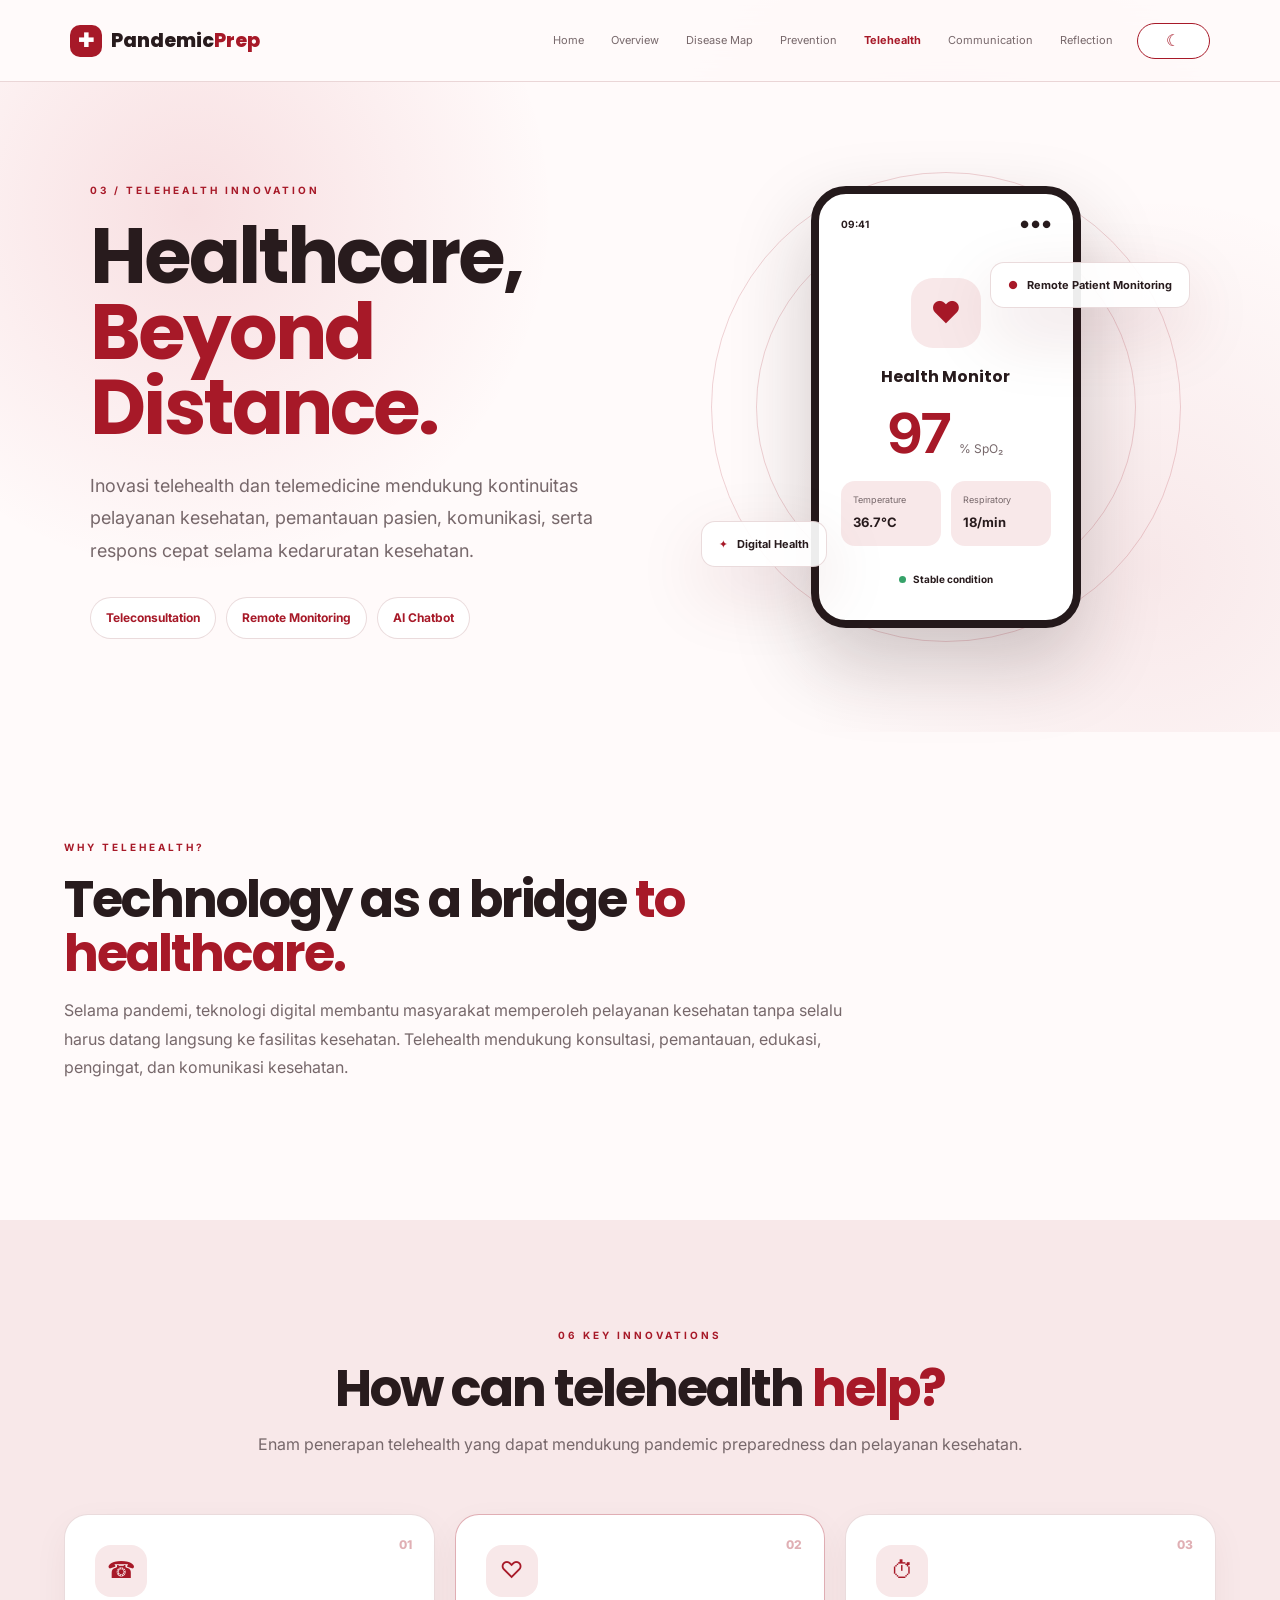
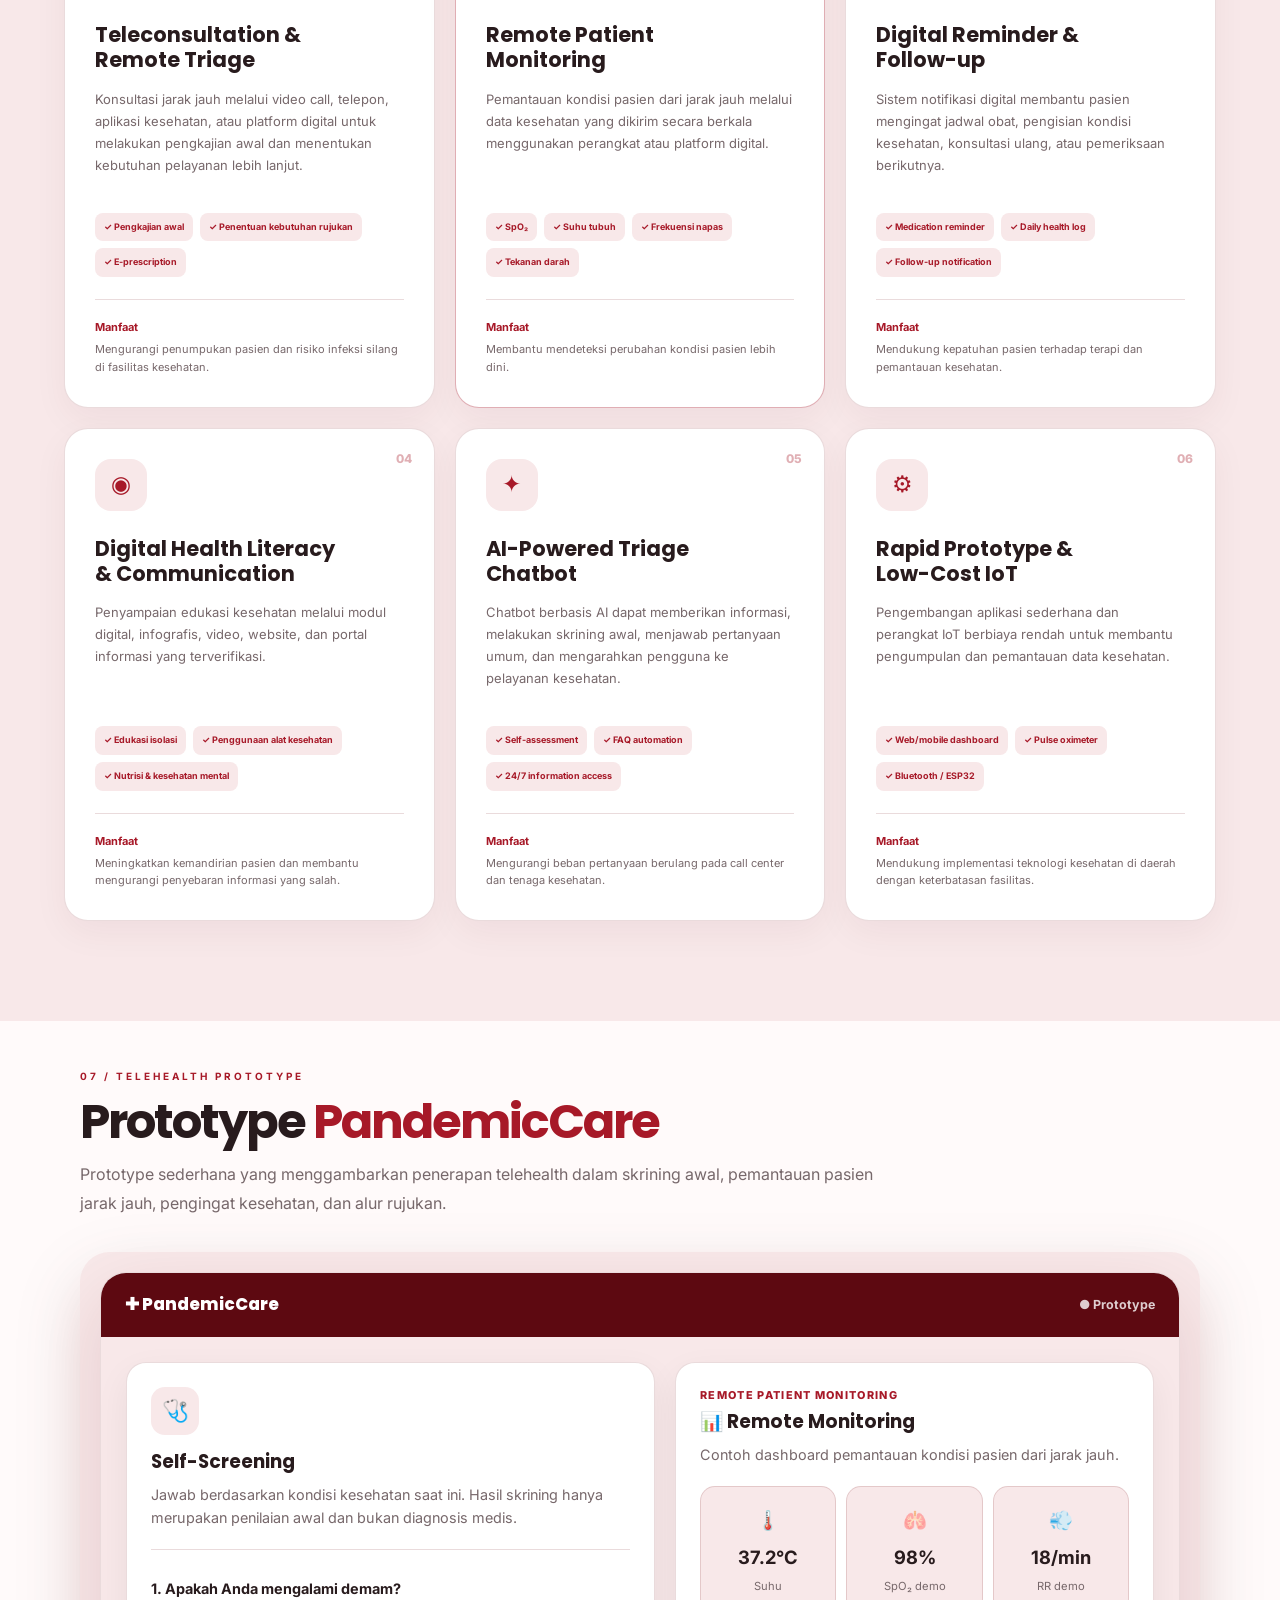
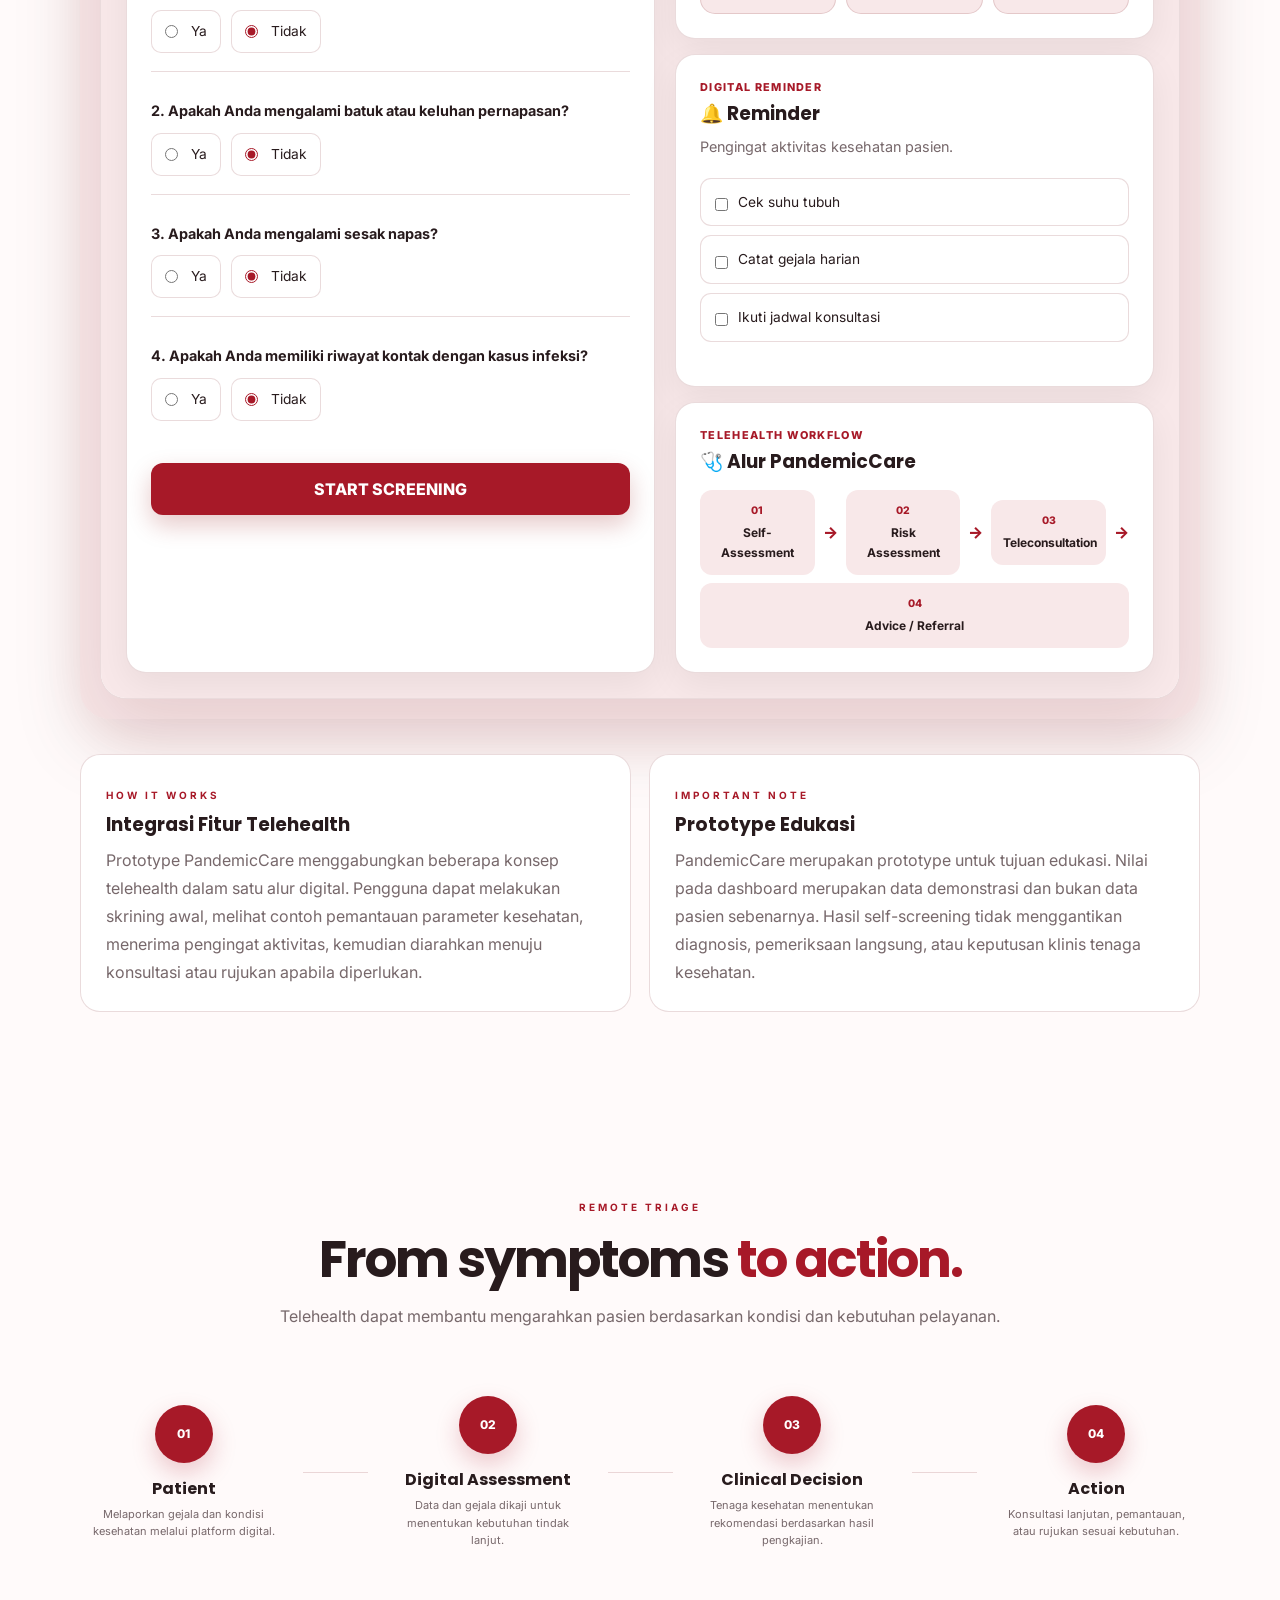
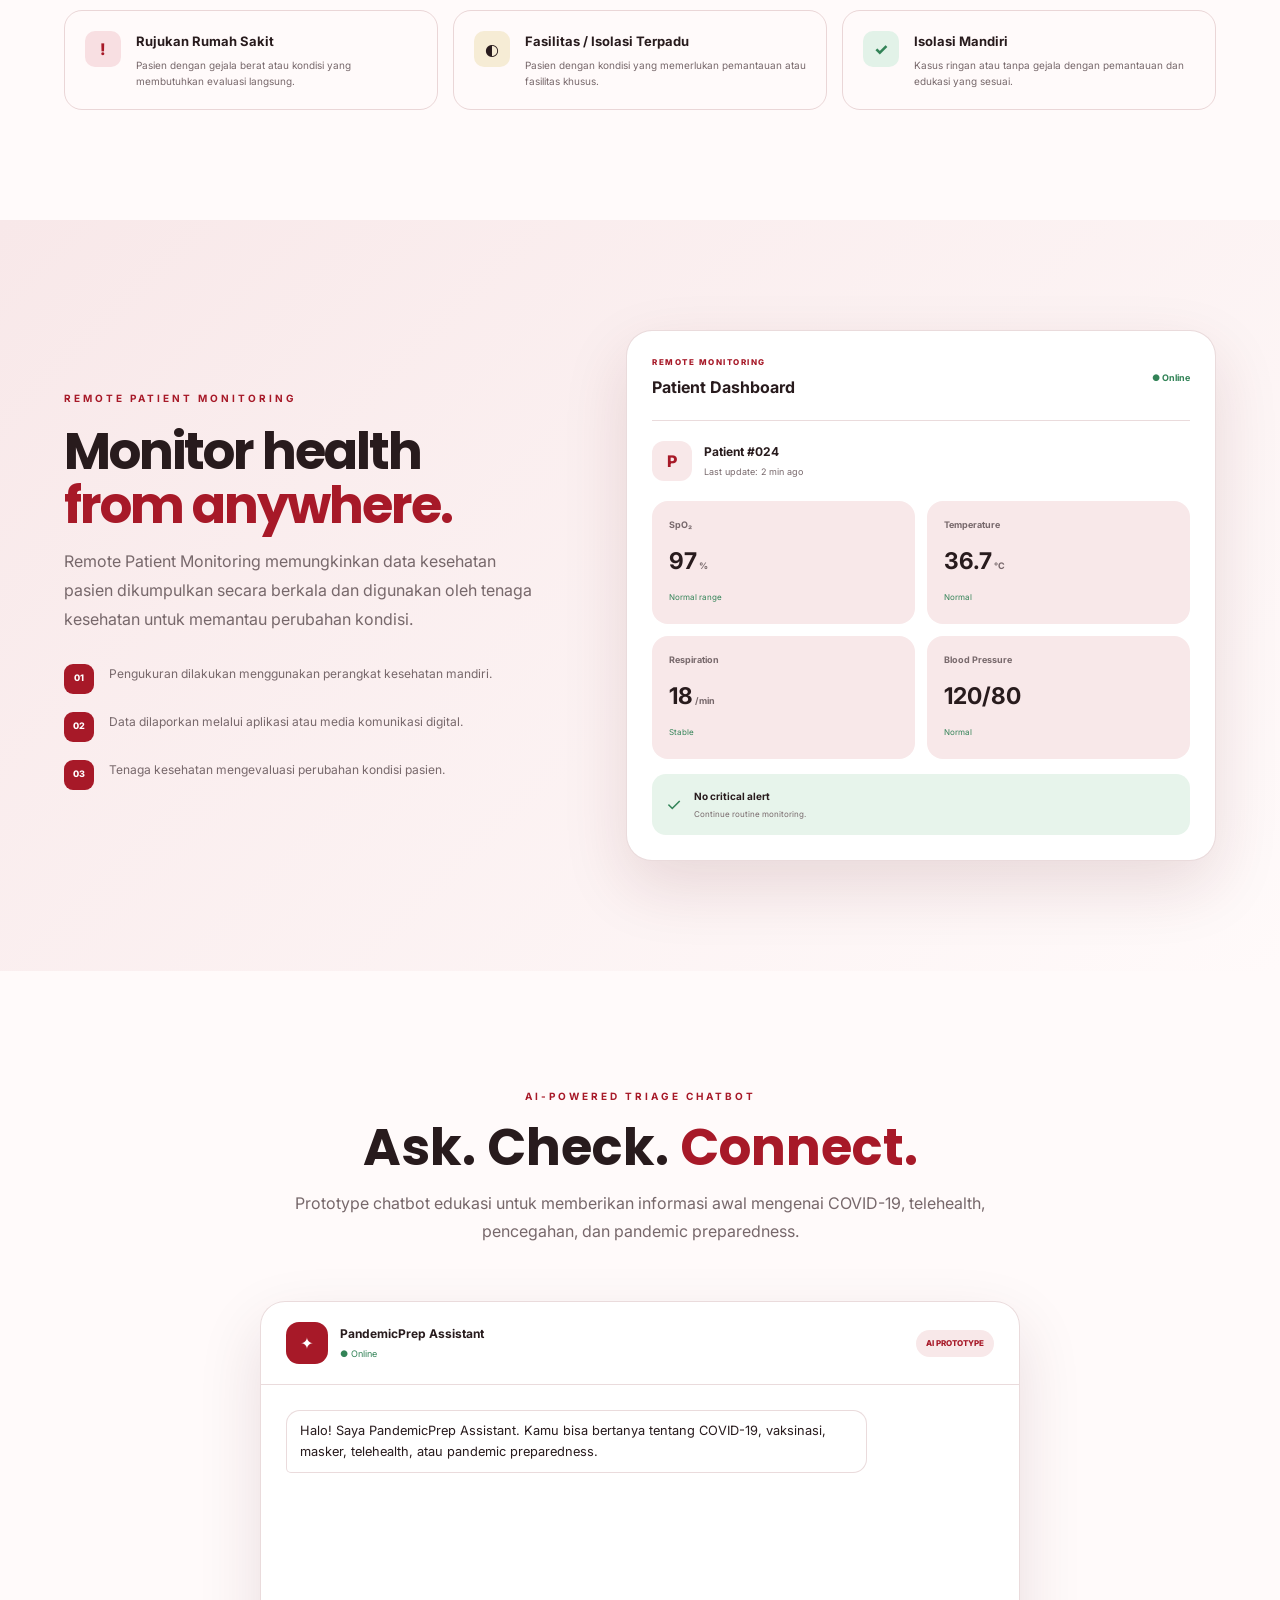
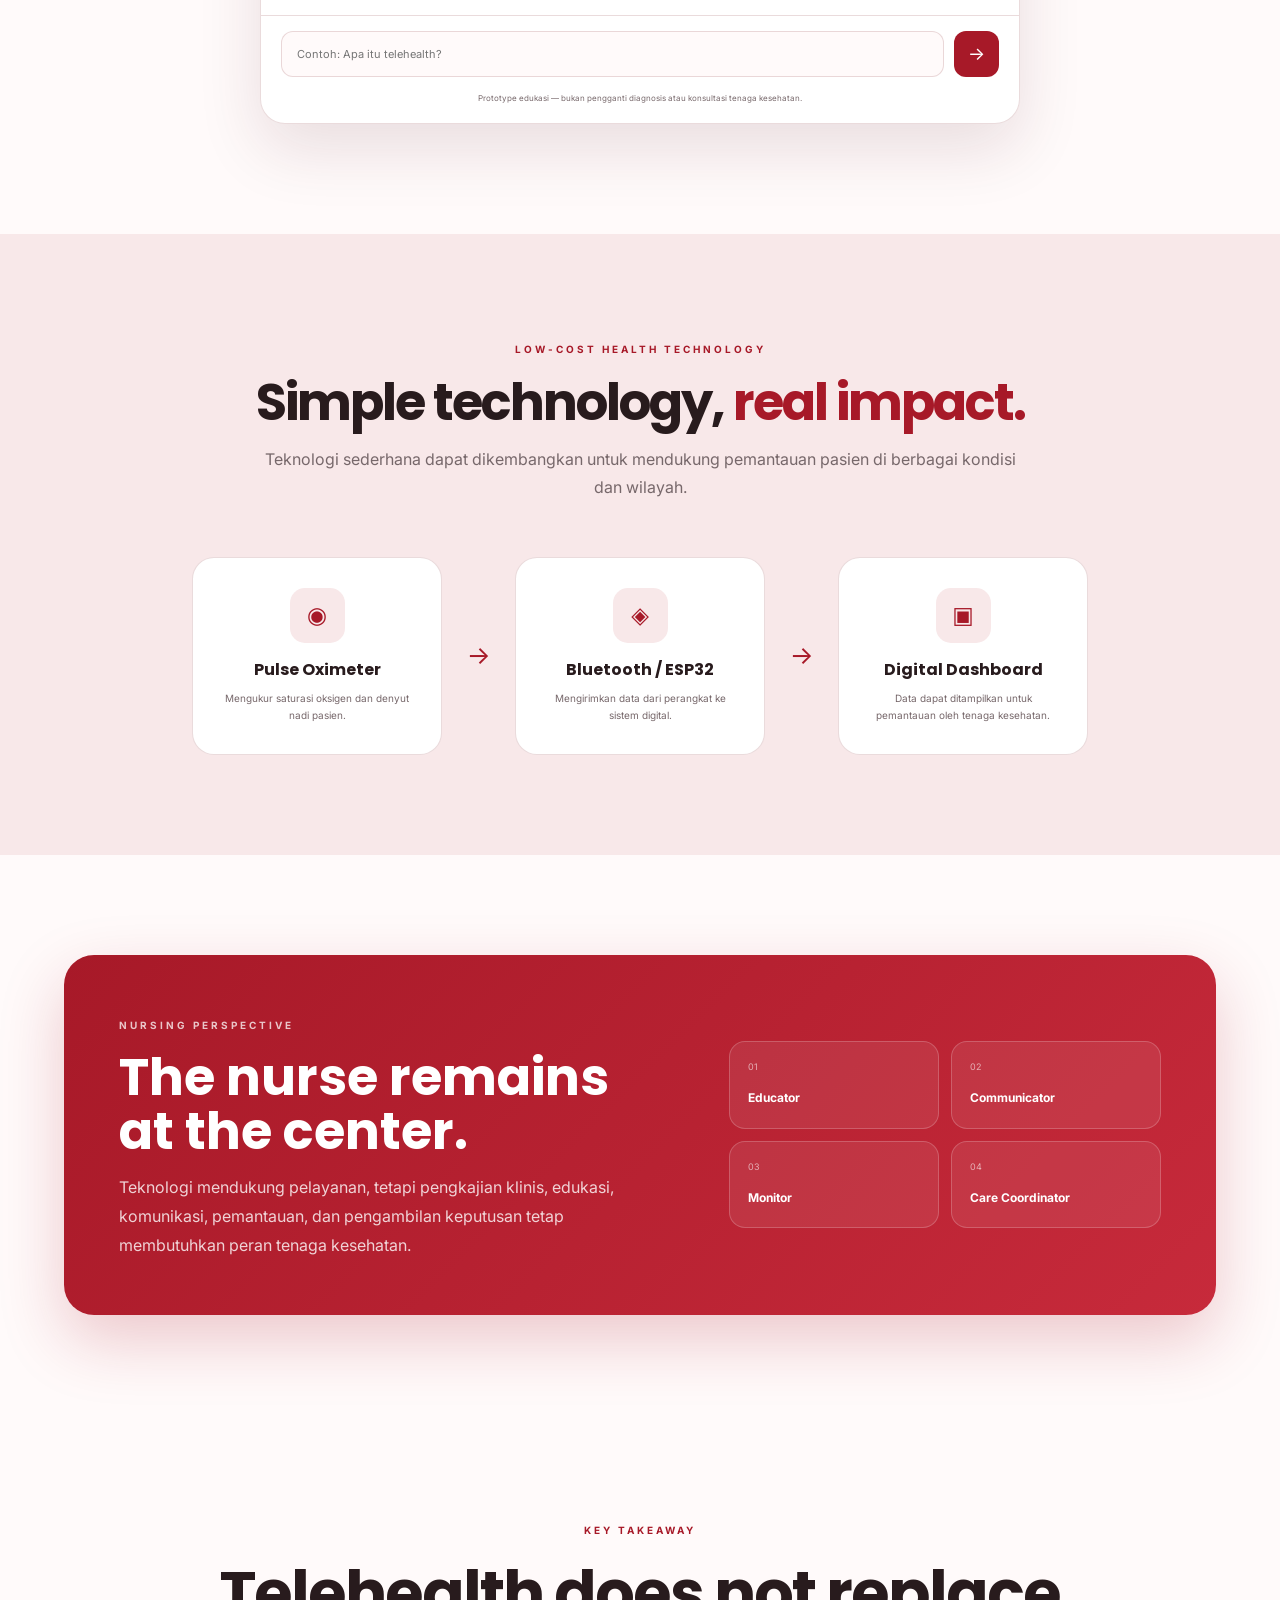
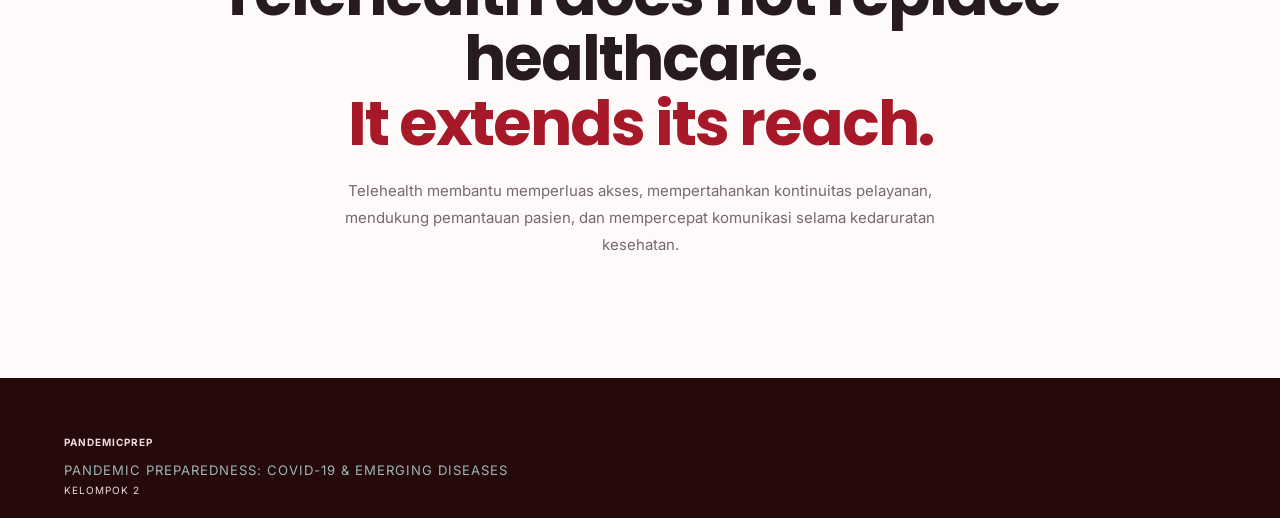
<file: pandemic-preparedness/pages/telehealth.html>
<!DOCTYPE html>
<html lang="id">
<head>
    <meta charset="UTF-8">
    <meta name="viewport" content="width=device-width, initial-scale=1">

    <title>03 Telehealth Innovation | PandemicPrep Kelompok 2</title>

    <!-- HEAD PUNYA KAMU TETAP -->
    <link rel="preconnect" href="https://fonts.googleapis.com">
    <link rel="preconnect" href="https://fonts.gstatic.com" crossorigin>

    <link
        href="https://fonts.googleapis.com/css2?family=Inter:wght@400;500;600;700;800&family=Poppins:wght@600;700;800&display=swap"
        rel="stylesheet"
    >

    <link rel="stylesheet" href="../style.css">
    <link rel="stylesheet" href="telehealth.css">
</head>

<body class="telehealth-page">

<!-- ================= NAVBAR ================= -->
<header class="navbar">

    <a class="brand" href="../index.html">
        <span class="brand-mark">✚</span>
        <span>Pandemic<span>Prep</span></span>
    </a>

    <button class="menu-toggle" aria-label="Buka menu">
        ☰
    </button>

    <nav class="nav-links">
        <a href="../index.html">Home</a>
        <a href="overview.html">Overview</a>
        <a href="mapping.html">Disease Map</a>
        <a href="prevention.html">Prevention</a>
        <a href="telehealth.html" class="active">Telehealth</a>
        <a href="communication.html">Communication</a>
        <a href="reflection.html">Reflection</a>
    </nav>

    <button
        class="theme-toggle"
        id="themeToggle"
        aria-label="Toggle day and night mode"
    >
        ☾
    </button>

</header>


<!-- ================= MAIN ================= -->
<main>

    <!-- HERO -->
    <section class="telehealth-hero">

        <div class="telehealth-hero-content">

            <span class="eyebrow">
                03 / TELEHEALTH INNOVATION
            </span>

            <h1>
                Healthcare,
                <span>Beyond Distance.</span>
            </h1>

            <p>
                Inovasi telehealth dan telemedicine mendukung kontinuitas
                pelayanan kesehatan, pemantauan pasien, komunikasi,
                serta respons cepat selama kedaruratan kesehatan.
            </p>

            <div class="hero-tags">
                <span>Teleconsultation</span>
                <span>Remote Monitoring</span>
                <span>AI Chatbot</span>
            </div>

        </div>


        <!-- VISUAL -->
        <div class="telehealth-visual">

            <div class="orbit orbit-one"></div>
            <div class="orbit orbit-two"></div>

            <div class="phone-card">

                <div class="phone-top">
                    <span>09:41</span>
                    <span>● ● ●</span>
                </div>

                <div class="health-icon">
                    ♥
                </div>

                <h3>Health Monitor</h3>

                <div class="monitor-value">
                    <strong>97</strong>
                    <span>% SpO₂</span>
                </div>

                <div class="monitor-row">

                    <div>
                        <small>Temperature</small>
                        <strong>36.7°C</strong>
                    </div>

                    <div>
                        <small>Respiratory</small>
                        <strong>18/min</strong>
                    </div>

                </div>

                <div class="monitor-status">
                    <span></span>
                    Stable condition
                </div>

            </div>

            <div class="floating-data data-one">
                <span>●</span>
                Remote Patient Monitoring
            </div>

            <div class="floating-data data-two">
                <span>✦</span>
                Digital Health
            </div>

        </div>

    </section>


    <!-- INTRO -->
    <section class="telehealth-intro">

        <div class="container">

            <div class="section-heading">

                <span class="eyebrow">
                    WHY TELEHEALTH?
                </span>

                <h2>
                    Technology as a bridge
                    <span>to healthcare.</span>
                </h2>

                <p>
                    Selama pandemi, teknologi digital membantu masyarakat
                    memperoleh pelayanan kesehatan tanpa selalu harus
                    datang langsung ke fasilitas kesehatan. Telehealth
                    mendukung konsultasi, pemantauan, edukasi, pengingat,
                    dan komunikasi kesehatan.
                </p>

            </div>

        </div>

    </section>


    <!-- 6 INOVASI -->
    <section class="innovation-section">

        <div class="container">

            <div class="section-heading center">

                <span class="eyebrow">
                    06 KEY INNOVATIONS
                </span>

                <h2>
                    How can telehealth
                    <span>help?</span>
                </h2>

                <p>
                    Enam penerapan telehealth yang dapat mendukung
                    pandemic preparedness dan pelayanan kesehatan.
                </p>

            </div>


            <div class="innovation-grid">


                <!-- 01 -->
                <article class="innovation-card">

                    <div class="innovation-number">
                        01
                    </div>

                    <div class="innovation-icon">
                        ☎
                    </div>

                    <h3>
                        Teleconsultation &
                        Remote Triage
                    </h3>

                    <p>
                        Konsultasi jarak jauh melalui video call,
                        telepon, aplikasi kesehatan, atau platform digital
                        untuk melakukan pengkajian awal dan menentukan
                        kebutuhan pelayanan lebih lanjut.
                    </p>

                    <div class="innovation-list">

                        <span>✓ Pengkajian awal</span>
                        <span>✓ Penentuan kebutuhan rujukan</span>
                        <span>✓ E-prescription</span>

                    </div>

                    <div class="innovation-benefit">
                        <strong>Manfaat</strong>
                        <span>
                            Mengurangi penumpukan pasien dan risiko
                            infeksi silang di fasilitas kesehatan.
                        </span>
                    </div>

                </article>


                <!-- 02 -->
                <article class="innovation-card featured">

                    <div class="innovation-number">
                        02
                    </div>

                    <div class="innovation-icon">
                        ♡
                    </div>

                    <h3>
                        Remote Patient
                        Monitoring
                    </h3>

                    <p>
                        Pemantauan kondisi pasien dari jarak jauh melalui
                        data kesehatan yang dikirim secara berkala
                        menggunakan perangkat atau platform digital.
                    </p>

                    <div class="innovation-list">

                        <span>✓ SpO₂</span>
                        <span>✓ Suhu tubuh</span>
                        <span>✓ Frekuensi napas</span>
                        <span>✓ Tekanan darah</span>

                    </div>

                    <div class="innovation-benefit">
                        <strong>Manfaat</strong>
                        <span>
                            Membantu mendeteksi perubahan kondisi pasien
                            lebih dini.
                        </span>
                    </div>

                </article>


                <!-- 03 -->
                <article class="innovation-card">

                    <div class="innovation-number">
                        03
                    </div>

                    <div class="innovation-icon">
                        ⏱
                    </div>

                    <h3>
                        Digital Reminder &
                        Follow-up
                    </h3>

                    <p>
                        Sistem notifikasi digital membantu pasien mengingat
                        jadwal obat, pengisian kondisi kesehatan, konsultasi
                        ulang, atau pemeriksaan berikutnya.
                    </p>

                    <div class="innovation-list">

                        <span>✓ Medication reminder</span>
                        <span>✓ Daily health log</span>
                        <span>✓ Follow-up notification</span>

                    </div>

                    <div class="innovation-benefit">
                        <strong>Manfaat</strong>
                        <span>
                            Mendukung kepatuhan pasien terhadap terapi
                            dan pemantauan kesehatan.
                        </span>
                    </div>

                </article>


                <!-- 04 -->
                <article class="innovation-card">

                    <div class="innovation-number">
                        04
                    </div>

                    <div class="innovation-icon">
                        ◉
                    </div>

                    <h3>
                        Digital Health Literacy
                        & Communication
                    </h3>

                    <p>
                        Penyampaian edukasi kesehatan melalui modul digital,
                        infografis, video, website, dan portal informasi
                        yang terverifikasi.
                    </p>

                    <div class="innovation-list">

                        <span>✓ Edukasi isolasi</span>
                        <span>✓ Penggunaan alat kesehatan</span>
                        <span>✓ Nutrisi & kesehatan mental</span>

                    </div>

                    <div class="innovation-benefit">
                        <strong>Manfaat</strong>
                        <span>
                            Meningkatkan kemandirian pasien dan membantu
                            mengurangi penyebaran informasi yang salah.
                        </span>
                    </div>

                </article>


                <!-- 05 -->
                <article class="innovation-card">

                    <div class="innovation-number">
                        05
                    </div>

                    <div class="innovation-icon">
                        ✦
                    </div>

                    <h3>
                        AI-Powered
                        Triage Chatbot
                    </h3>

                    <p>
                        Chatbot berbasis AI dapat memberikan informasi,
                        melakukan skrining awal, menjawab pertanyaan umum,
                        dan mengarahkan pengguna ke pelayanan kesehatan.
                    </p>

                    <div class="innovation-list">

                        <span>✓ Self-assessment</span>
                        <span>✓ FAQ automation</span>
                        <span>✓ 24/7 information access</span>

                    </div>

                    <div class="innovation-benefit">
                        <strong>Manfaat</strong>
                        <span>
                            Mengurangi beban pertanyaan berulang pada
                            call center dan tenaga kesehatan.
                        </span>
                    </div>

                </article>


                <!-- 06 -->
                <article class="innovation-card">

                    <div class="innovation-number">
                        06
                    </div>

                    <div class="innovation-icon">
                        ⚙
                    </div>

                    <h3>
                        Rapid Prototype &
                        Low-Cost IoT
                    </h3>

                    <p>
                        Pengembangan aplikasi sederhana dan perangkat
                        IoT berbiaya rendah untuk membantu pengumpulan
                        dan pemantauan data kesehatan.
                    </p>

                    <div class="innovation-list">

                        <span>✓ Web/mobile dashboard</span>
                        <span>✓ Pulse oximeter</span>
                        <span>✓ Bluetooth / ESP32</span>

                    </div>

                    <div class="innovation-benefit">
                        <strong>Manfaat</strong>
                        <span>
                            Mendukung implementasi teknologi kesehatan
                            di daerah dengan keterbatasan fasilitas.
                        </span>
                    </div>

                </article>
            </div>

        
        </div>
</section>
    <!-- =========================================
     7. PROTOTYPE PANDEMICCARE
========================================= -->

<section class="content-section prototype-section">
    <div class="container">

        <div class="section-heading">
            <span class="eyebrow">07 / TELEHEALTH PROTOTYPE</span>
            <h2>Prototype <span>PandemicCare</span></h2>
            <p>
                Prototype sederhana yang menggambarkan penerapan telehealth
                dalam skrining awal, pemantauan pasien jarak jauh,
                pengingat kesehatan, dan alur rujukan.
            </p>
        </div>

        <div class="app-shell">

            <div class="app-window">

                <!-- APP HEADER -->
                <div class="app-top">
                    <span class="app-logo">
                        ✚ PandemicCare
                    </span>

                    <span class="app-status">
                        ● Prototype
                    </span>
                </div>


                <!-- APP BODY -->
                <div class="app-body">

                    <div class="screen-grid">

                        <!-- =========================
                             SELF SCREENING
                        ========================== -->

                        <div class="screen-card screening-card">

                            <div class="screen-icon">🩺</div>

                            <h3>Self-Screening</h3>

                            <p class="muted">
                                Jawab berdasarkan kondisi kesehatan saat ini.
                                Hasil skrining hanya merupakan penilaian awal
                                dan bukan diagnosis medis.
                            </p>


                            <div class="question">

                                <p>1. Apakah Anda mengalami demam?</p>

                                <div class="option-row">

                                    <label class="option">
                                        <input
                                            type="radio"
                                            name="fever"
                                            value="yes"
                                        >
                                        Ya
                                    </label>

                                    <label class="option">
                                        <input
                                            type="radio"
                                            name="fever"
                                            value="no"
                                            checked
                                        >
                                        Tidak
                                    </label>

                                </div>

                            </div>


                            <div class="question">

                                <p>
                                    2. Apakah Anda mengalami batuk
                                    atau keluhan pernapasan?
                                </p>

                                <div class="option-row">

                                    <label class="option">
                                        <input
                                            type="radio"
                                            name="cough"
                                            value="yes"
                                        >
                                        Ya
                                    </label>

                                    <label class="option">
                                        <input
                                            type="radio"
                                            name="cough"
                                            value="no"
                                            checked
                                        >
                                        Tidak
                                    </label>

                                </div>

                            </div>


                            <div class="question">

                                <p>3. Apakah Anda mengalami sesak napas?</p>

                                <div class="option-row">

                                    <label class="option">
                                        <input
                                            type="radio"
                                            name="breath"
                                            value="yes"
                                        >
                                        Ya
                                    </label>

                                    <label class="option">
                                        <input
                                            type="radio"
                                            name="breath"
                                            value="no"
                                            checked
                                        >
                                        Tidak
                                    </label>

                                </div>

                            </div>


                            <div class="question">

                                <p>
                                    4. Apakah Anda memiliki riwayat kontak
                                    dengan kasus infeksi?
                                </p>

                                <div class="option-row">

                                    <label class="option">
                                        <input
                                            type="radio"
                                            name="contact"
                                            value="yes"
                                        >
                                        Ya
                                    </label>

                                    <label class="option">
                                        <input
                                            type="radio"
                                            name="contact"
                                            value="no"
                                            checked
                                        >
                                        Tidak
                                    </label>

                                </div>

                            </div>


                            <button
                                class="btn btn-primary"
                                id="screenBtn"
                                type="button"
                            >
                                START SCREENING
                            </button>


                            <div
                                id="screenResult"
                                class="result"
                            ></div>

                        </div>


                        <!-- =========================
                             RIGHT SIDE
                        ========================== -->

                        <div class="prototype-right">


                            <!-- REMOTE MONITORING -->

                            <div class="screen-card">

                                <div class="card-title-row">

                                    <div>
                                        <span class="mini-label">
                                            REMOTE PATIENT MONITORING
                                        </span>

                                        <h3>📊 Remote Monitoring</h3>
                                    </div>

                                </div>


                                <p class="muted">
                                    Contoh dashboard pemantauan kondisi
                                    pasien dari jarak jauh.
                                </p>


                                <div class="dashboard">

                                    <div class="metric">

                                        <span class="metric-icon">
                                            🌡️
                                        </span>

                                        <b>37.2°C</b>

                                        <small>
                                            Suhu
                                        </small>

                                    </div>


                                    <div class="metric">

                                        <span class="metric-icon">
                                            🫁
                                        </span>

                                        <b>98%</b>

                                        <small>
                                            SpO₂ demo
                                        </small>

                                    </div>


                                    <div class="metric">

                                        <span class="metric-icon">
                                            💨
                                        </span>

                                        <b>18/min</b>

                                        <small>
                                            RR demo
                                        </small>

                                    </div>

                                </div>

                            </div>


                            <!-- REMINDER -->

                            <div class="screen-card">

                                <span class="mini-label">
                                    DIGITAL REMINDER
                                </span>

                                <h3>🔔 Reminder</h3>

                                <p class="muted">
                                    Pengingat aktivitas kesehatan pasien.
                                </p>


                                <div class="checklist">

                                    <label class="check-item">

                                        <input type="checkbox">

                                        <span>
                                            Cek suhu tubuh
                                        </span>

                                    </label>


                                    <label class="check-item">

                                        <input type="checkbox">

                                        <span>
                                            Catat gejala harian
                                        </span>

                                    </label>


                                    <label class="check-item">

                                        <input type="checkbox">

                                        <span>
                                            Ikuti jadwal konsultasi
                                        </span>

                                    </label>

                                </div>

                            </div>


                            <!-- ALUR TELEHEALTH -->

                            <div class="screen-card">

                                <span class="mini-label">
                                    TELEHEALTH WORKFLOW
                                </span>

                                <h3>🩺 Alur PandemicCare</h3>


                                <div class="workflow">

                                    <div class="workflow-step">
                                        <span>01</span>
                                        <p>
                                            Self-Assessment
                                        </p>
                                    </div>

                                    <div class="workflow-arrow">
                                        →
                                    </div>

                                    <div class="workflow-step">
                                        <span>02</span>
                                        <p>
                                            Risk Assessment
                                        </p>
                                    </div>

                                    <div class="workflow-arrow">
                                        →
                                    </div>

                                    <div class="workflow-step">
                                        <span>03</span>
                                        <p>
                                            Teleconsultation
                                        </p>
                                    </div>

                                    <div class="workflow-arrow">
                                        →
                                    </div>

                                    <div class="workflow-step">
                                        <span>04</span>
                                        <p>
                                            Advice / Referral
                                        </p>
                                    </div>

                                </div>

                            </div>

                        </div>

                    </div>

                </div>

            </div>

        </div>


        <!-- PENJELASAN PROTOTYPE -->

        <div class="prototype-explanation">

            <div class="explanation-card">

                <span class="eyebrow">
                    HOW IT WORKS
                </span>

                <h3>
                    Integrasi Fitur Telehealth
                </h3>

                <p>
                    Prototype PandemicCare menggabungkan beberapa konsep
                    telehealth dalam satu alur digital. Pengguna dapat
                    melakukan skrining awal, melihat contoh pemantauan
                    parameter kesehatan, menerima pengingat aktivitas,
                    kemudian diarahkan menuju konsultasi atau rujukan
                    apabila diperlukan.
                </p>

            </div>


            <div class="explanation-card">

                <span class="eyebrow">
                    IMPORTANT NOTE
                </span>

                <h3>
                    Prototype Edukasi
                </h3>

                <p>
                    PandemicCare merupakan prototype untuk tujuan edukasi.
                    Nilai pada dashboard merupakan data demonstrasi dan
                    bukan data pasien sebenarnya. Hasil self-screening
                    tidak menggantikan diagnosis, pemeriksaan langsung,
                    atau keputusan klinis tenaga kesehatan.
                </p>

            </div>

        </div>

    </div>
</section>

    <!-- TRIAGE FLOW -->
    <section class="triage-section">

        <div class="container">

            <div class="section-heading center">

                <span class="eyebrow">
                    REMOTE TRIAGE
                </span>

                <h2>
                    From symptoms
                    <span>to action.</span>
                </h2>

                <p>
                    Telehealth dapat membantu mengarahkan pasien
                    berdasarkan kondisi dan kebutuhan pelayanan.
                </p>

            </div>


            <div class="triage-flow">

                <div class="triage-step">

                    <div class="step-circle">
                        01
                    </div>

                    <h3>
                        Patient
                    </h3>

                    <p>
                        Melaporkan gejala dan kondisi kesehatan
                        melalui platform digital.
                    </p>

                </div>


                <div class="flow-line"></div>


                <div class="triage-step">

                    <div class="step-circle">
                        02
                    </div>

                    <h3>
                        Digital Assessment
                    </h3>

                    <p>
                        Data dan gejala dikaji untuk menentukan
                        kebutuhan tindak lanjut.
                    </p>

                </div>


                <div class="flow-line"></div>


                <div class="triage-step">

                    <div class="step-circle">
                        03
                    </div>

                    <h3>
                        Clinical Decision
                    </h3>

                    <p>
                        Tenaga kesehatan menentukan rekomendasi
                        berdasarkan hasil pengkajian.
                    </p>

                </div>


                <div class="flow-line"></div>


                <div class="triage-step">

                    <div class="step-circle">
                        04
                    </div>

                    <h3>
                        Action
                    </h3>

                    <p>
                        Konsultasi lanjutan, pemantauan,
                        atau rujukan sesuai kebutuhan.
                    </p>

                </div>

            </div>


            <!-- TRIAGE CATEGORIES -->

            <div class="triage-categories">

                <div class="triage-category danger">

                    <span class="category-icon">!</span>

                    <div>
                        <strong>Rujukan Rumah Sakit</strong>
                        <p>
                            Pasien dengan gejala berat atau kondisi
                            yang membutuhkan evaluasi langsung.
                        </p>
                    </div>

                </div>


                <div class="triage-category warning">

                    <span class="category-icon">◐</span>

                    <div>
                        <strong>Fasilitas / Isolasi Terpadu</strong>
                        <p>
                            Pasien dengan kondisi yang memerlukan
                            pemantauan atau fasilitas khusus.
                        </p>
                    </div>

                </div>


                <div class="triage-category safe">

                    <span class="category-icon">✓</span>

                    <div>
                        <strong>Isolasi Mandiri</strong>
                        <p>
                            Kasus ringan atau tanpa gejala dengan
                            pemantauan dan edukasi yang sesuai.
                        </p>
                    </div>

                </div>

            </div>

        </div>

    </section>


    <!-- RPM DASHBOARD -->
    <section class="rpm-section">

        <div class="container">

            <div class="rpm-layout">

                <div class="rpm-text">

                    <span class="eyebrow">
                        REMOTE PATIENT MONITORING
                    </span>

                    <h2>
                        Monitor health
                        <span>from anywhere.</span>
                    </h2>

                    <p>
                        Remote Patient Monitoring memungkinkan data
                        kesehatan pasien dikumpulkan secara berkala
                        dan digunakan oleh tenaga kesehatan untuk
                        memantau perubahan kondisi.
                    </p>

                    <div class="rpm-points">

                        <div>
                            <span>01</span>
                            <p>
                                Pengukuran dilakukan menggunakan
                                perangkat kesehatan mandiri.
                            </p>
                        </div>

                        <div>
                            <span>02</span>
                            <p>
                                Data dilaporkan melalui aplikasi
                                atau media komunikasi digital.
                            </p>
                        </div>

                        <div>
                            <span>03</span>
                            <p>
                                Tenaga kesehatan mengevaluasi
                                perubahan kondisi pasien.
                            </p>
                        </div>

                    </div>

                </div>


                <!-- DASHBOARD -->
                <div class="rpm-dashboard">

                    <div class="dashboard-header">

                        <div>
                            <small>REMOTE MONITORING</small>
                            <strong>Patient Dashboard</strong>
                        </div>

                        <span class="online">
                            ● Online
                        </span>

                    </div>


                    <div class="dashboard-patient">

                        <div class="patient-avatar">
                            P
                        </div>

                        <div>
                            <strong>Patient #024</strong>
                            <small>Last update: 2 min ago</small>
                        </div>

                    </div>


                    <div class="vital-grid">

                        <div class="vital-card">

                            <span class="vital-label">
                                SpO₂
                            </span>

                            <strong>
                                97<span>%</span>
                            </strong>

                            <small>
                                Normal range
                            </small>

                        </div>


                        <div class="vital-card">

                            <span class="vital-label">
                                Temperature
                            </span>

                            <strong>
                                36.7<span>°C</span>
                            </strong>

                            <small>
                                Normal
                            </small>

                        </div>


                        <div class="vital-card">

                            <span class="vital-label">
                                Respiration
                            </span>

                            <strong>
                                18<span>/min</span>
                            </strong>

                            <small>
                                Stable
                            </small>

                        </div>


                        <div class="vital-card">

                            <span class="vital-label">
                                Blood Pressure
                            </span>

                            <strong>
                                120/80
                            </strong>

                            <small>
                                Normal
                            </small>

                        </div>

                    </div>


                    <div class="dashboard-alert">

                        <span>✓</span>

                        <div>
                            <strong>
                                No critical alert
                            </strong>

                            <small>
                                Continue routine monitoring.
                            </small>
                        </div>

                    </div>

                </div>

            </div>

        </div>

    </section>


    <!-- CHATBOT -->
    <section class="chatbot-section">

        <div class="container">

            <div class="chatbot-heading">

                <span class="eyebrow">
                    AI-POWERED TRIAGE CHATBOT
                </span>

                <h2>
                    Ask. Check.
                    <span>Connect.</span>
                </h2>

                <p>
                    Prototype chatbot edukasi untuk memberikan
                    informasi awal mengenai COVID-19, telehealth,
                    pencegahan, dan pandemic preparedness.
                </p>

            </div>


            <div class="chatbot-demo">

                <div class="chatbot-top">

                    <div class="bot-profile">

                        <div class="bot-avatar">
                            ✦
                        </div>

                        <div>
                            <strong>
                                PandemicPrep Assistant
                            </strong>

                            <small>
                                ● Online
                            </small>
                        </div>

                    </div>

                    <span class="bot-label">
                        AI PROTOTYPE
                    </span>

                </div>


                <div
                    class="chat-messages"
                    id="chatMessages"
                >

                    <div class="bubble bot">
                        Halo! Saya PandemicPrep Assistant.
                        Kamu bisa bertanya tentang COVID-19,
                        vaksinasi, masker, telehealth, atau
                        pandemic preparedness.
                    </div>

                </div>


                <form
                    class="chat-form"
                    id="chatForm"
                >

                    <input
                        type="text"
                        id="chatInput"
                        placeholder="Contoh: Apa itu telehealth?"
                        autocomplete="off"
                    >

                    <button type="submit">
                        →
                    </button>

                </form>

                <p class="chat-disclaimer">
                    Prototype edukasi — bukan pengganti diagnosis
                    atau konsultasi tenaga kesehatan.
                </p>

            </div>

        </div>

    </section>


    <!-- LOW COST IOT -->
    <section class="iot-section">

        <div class="container">

            <div class="section-heading center">

                <span class="eyebrow">
                    LOW-COST HEALTH TECHNOLOGY
                </span>

                <h2>
                    Simple technology,
                    <span>real impact.</span>
                </h2>

                <p>
                    Teknologi sederhana dapat dikembangkan untuk
                    mendukung pemantauan pasien di berbagai kondisi
                    dan wilayah.
                </p>

            </div>


            <div class="iot-flow">

                <div class="iot-item">

                    <div class="iot-icon">
                        ◉
                    </div>

                    <h3>
                        Pulse Oximeter
                    </h3>

                    <p>
                        Mengukur saturasi oksigen dan
                        denyut nadi pasien.
                    </p>

                </div>


                <div class="iot-arrow">
                    →
                </div>


                <div class="iot-item">

                    <div class="iot-icon">
                        ◈
                    </div>

                    <h3>
                        Bluetooth / ESP32
                    </h3>

                    <p>
                        Mengirimkan data dari perangkat
                        ke sistem digital.
                    </p>

                </div>


                <div class="iot-arrow">
                    →
                </div>


                <div class="iot-item">

                    <div class="iot-icon">
                        ▣
                    </div>

                    <h3>
                        Digital Dashboard
                    </h3>

                    <p>
                        Data dapat ditampilkan untuk
                        pemantauan oleh tenaga kesehatan.
                    </p>

                </div>

            </div>

        </div>

    </section>


    <!-- NURSING ROLE -->
    <section class="nursing-role">

        <div class="container">

            <div class="nursing-role-box">

                <div>

                    <span class="eyebrow">
                        NURSING PERSPECTIVE
                    </span>

                    <h2>
                        The nurse remains
                        <span>at the center.</span>
                    </h2>

                    <p>
                        Teknologi mendukung pelayanan, tetapi
                        pengkajian klinis, edukasi, komunikasi,
                        pemantauan, dan pengambilan keputusan
                        tetap membutuhkan peran tenaga kesehatan.
                    </p>

                </div>


                <div class="role-list">

                    <div>
                        <span>01</span>
                        <strong>Educator</strong>
                    </div>

                    <div>
                        <span>02</span>
                        <strong>Communicator</strong>
                    </div>

                    <div>
                        <span>03</span>
                        <strong>Monitor</strong>
                    </div>

                    <div>
                        <span>04</span>
                        <strong>Care Coordinator</strong>
                    </div>

                </div>

            </div>

        </div>

    </section>


    <!-- KEY TAKEAWAY -->
    <section class="telehealth-takeaway">

        <div class="container">

            <div class="takeaway-box">

                <span class="eyebrow">
                    KEY TAKEAWAY
                </span>

                <h2>
                    Telehealth does not replace
                    healthcare.
                    <span>It extends its reach.</span>
                </h2>

                <p>
                    Telehealth membantu memperluas akses,
                    mempertahankan kontinuitas pelayanan,
                    mendukung pemantauan pasien, dan
                    mempercepat komunikasi selama
                    kedaruratan kesehatan.
                </p>

            </div>

        </div>

    </section>

</main>


<!-- FOOTER -->
<footer class="footer">

    <div class="container">

        <div class="footer-inner">

            <div>
                <strong>PandemicPrep</strong>
                <p>
                    Pandemic Preparedness:
                    COVID-19 & Emerging Diseases
                </p>
            </div>

            <div>
                Kelompok 2
            </div>

        </div>

    </div>

</footer>


<script src="../script.js"></script>

</body>
</html>
</file>
<file: style.css>
/* =========================================================
   PANDEMIC / COVID-19 WEBSITE
   Kelompok 2
   ========================================================= */

/* =========================================================
   1. RESET & VARIABLES
   ========================================================= */

* {
    box-sizing: border-box;
    margin: 0;
    padding: 0;
}

:root {
    --bg: #fffafa;
    --paper: #ffffff;
    --surface: #ffffff;

    --red: #a71928;
    --red2: #c72a3b;
    --deep: #5d0911;
    --primary: #a71928;
    --primary2: #c72a3b;
    --accent: #e45555;

    --ink: #281b1d;
    --text: #281b1d;
    --muted: #77686b;
    --text-light: #77686b;

    --line: rgba(112, 15, 25, 0.15);
    --border: rgba(112, 15, 25, 0.15);
    --soft: #f8e8e9;
    --cream: #fffafa;

    --shadow: 0 25px 70px rgba(111, 14, 26, 0.13);
    --radius: 22px;
}

/* DARK MODE
   JavaScript kamu menggunakan body.dark
*/

body.dark {
    --bg: #180e11;
    --paper: #241519;
    --surface: #241519;

    --red: #e14a5c;
    --red2: #f06a79;
    --deep: #ffb0ba;
    --primary: #e14a5c;
    --primary2: #f06a79;
    --accent: #f06a79;

    --ink: #fff4f4;
    --text: #fff4f4;
    --muted: #c9afb2;
    --text-light: #c9afb2;

    --line: rgba(255, 170, 180, 0.17);
    --border: rgba(255, 170, 180, 0.17);
    --soft: #321a20;
    --cream: #180e11;

    --shadow: 0 25px 70px rgba(0, 0, 0, 0.35);
}


/* =========================================================
   2. GLOBAL
   ========================================================= */

html {
    scroll-behavior: smooth;
}

body {
    margin: 0;
    background: var(--bg);
    color: var(--ink);
    font-family: "DM Sans", "Inter", system-ui, sans-serif;
    line-height: 1.65;
    transition: background 0.4s ease, color 0.4s ease;
    overflow-x: hidden;
}

body::before {
    content: "";
    position: fixed;
    inset: 0;
    pointer-events: none;
    z-index: -2;
    background: radial-gradient(
        circle at 74% 28%,
        rgba(199, 42, 59, 0.11),
        transparent 30%
    );
}

body.dark::before {
    background: radial-gradient(
        circle at 74% 28%,
        rgba(225, 74, 92, 0.08),
        transparent 30%
    );
}

a {
    text-decoration: none;
    color: inherit;
}

img {
    max-width: 100%;
    display: block;
}

button,
input,
textarea,
select {
    font: inherit;
}

button {
    cursor: pointer;
}

.container {
    width: min(1120px, 92%);
    margin: auto;
}

.page-bg {
    position: fixed;
    inset: 0;
    z-index: -3;
    background: linear-gradient(
        135deg,
        transparent 70%,
        rgba(167, 25, 40, 0.035)
    );
}


/* =========================================================
   3. SCROLL PROGRESS
   ========================================================= */

#progress {
    height: 4px;
    position: fixed;
    top: 0;
    left: 0;
    width: 0;
    background: var(--red);
    z-index: 1000;
}


/* =========================================================
   4. NAVIGATION
   ========================================================= */

.nav,
.navbar {
    height: 82px;
    padding: 0 5.5vw;

    display: flex;
    align-items: center;
    justify-content: space-between;
    gap: 24px;

    position: sticky;
    top: 0;
    z-index: 999;

    background: rgba(255, 250, 250, 0.88);
    backdrop-filter: blur(18px);

    border-bottom: 1px solid var(--line);
}

body.dark .nav,
body.dark .navbar {
    background: rgba(24, 14, 17, 0.9);
}


/* Logo modern */

.logo {
    display: flex;
    align-items: center;
    gap: 10px;

    color: var(--ink);
    font-size: 10px;
    line-height: 1.15;
    letter-spacing: 1px;

    min-width: 190px;
}

.logo b {
    font-size: 11px;
}

.logo-shield {
    width: 38px;
    height: 44px;

    display: grid;
    place-items: center;

    background: var(--red);
    color: #fff;

    clip-path: polygon(
        50% 0,
        92% 14%,
        92% 60%,
        50% 100%,
        8% 60%,
        8% 14%
    );

    font-size: 23px;
    font-weight: 700;
}


/* Logo versi lama */

.brand {
    font-family: Poppins, sans-serif;
    font-weight: 800;
    font-size: 1.2rem;

    display: flex;
    align-items: center;
    gap: 9px;

    margin-right: auto;
}

.brand > span:last-child > span {
    color: var(--primary);
}

.brand-mark {
    width: 32px;
    height: 32px;

    display: grid;
    place-items: center;

    border-radius: 10px;
    background: var(--primary);
    color: #fff;
}


/* Navigation links */

.nav-links {
    display: flex;
    align-items: center;
    gap: 27px;
}

.nav-links a {
    color: var(--muted);
    font-size: 11px;
    white-space: nowrap;
    transition: 0.2s;
}

.nav-links a:hover,
.nav-links a.active {
    color: var(--red);
}

.nav-links a.active {
    font-weight: 700;
}


/* Theme button */

.theme-toggle {
    width: 73px;
    height: 36px;

    border: 1px solid var(--red);
    border-radius: 30px;

    background: var(--paper);
    color: var(--red);

    position: relative;
    cursor: pointer;
    flex: none;
}

.theme-toggle .sun,
.theme-toggle .moon {
    position: absolute;
    top: 8px;
    z-index: 2;
    font-size: 17px;
}

.theme-toggle .sun {
    left: 10px;
}

.theme-toggle .moon {
    right: 10px;
}

.toggle-knob {
    position: absolute;

    width: 28px;
    height: 28px;

    top: 3px;
    left: 4px;

    border-radius: 50%;
    background: var(--red);

    transition: 0.4s;
    z-index: 1;
}

body.dark .toggle-knob {
    left: 40px;
}


/* Menu mobile */

.menu-toggle {
    display: none;

    width: 38px;
    height: 38px;

    border: 1px solid var(--line);
    border-radius: 12px;

    background: var(--paper);
    color: var(--ink);

    font-size: 1.2rem;
}


/* =========================================================
   5. HOME HERO
   ========================================================= */

.hero {
    min-height: 620px;
    display: grid;
    grid-template-columns: 1fr 1fr;
    align-items: center;
    gap: 50px;
    padding: 55px 7%;
    position: relative;
    overflow: hidden;
}

.hero::after {
    content: "";

    position: absolute;
    left: -10%;
    right: -10%;
    bottom: -17%;

    height: 33%;

    background: linear-gradient(
        10deg,
        var(--deep),
        var(--red),
        transparent 72%
    );

    transform: skewY(-4deg);
    opacity: 0.92;

    z-index: -1;
    border-radius: 50%;
}

.hero-copy {
    grid-column: 2;
    grid-row: 1;
    position: relative;
    z-index: 5;
    max-width: 600px;
    order: 2;
}

.eyebrow {
    color: var(--red);
    font-size: 10px;
    font-weight: 700;
    letter-spacing: 3px;
}

.eyebrow span {
    display: inline-block;

    width: 31px;
    height: 1px;

    background: var(--red);

    vertical-align: middle;
    margin-right: 10px;
}

h1,
h2,
h3 {
    font-family: "Playfair Display", Poppins, serif;
    line-height: 1.15;
}

.hero-copy h1 {
    font-size: clamp(58px, 6vw, 92px);
    line-height: 0.92;
    margin: 18px 0 25px;
    letter-spacing: -4px;
}

.hero-copy h1 span {
    color: var(--red);
}

.hero-copy p {
    max-width: 560px;
    font-size: 17px;
    line-height: 1.7;
    color: var(--muted);
}

h1 em,
h2 em {
    font-style: normal;
    color: var(--red);
}

h1 span,
.page-hero h1 span,
.content-text h2 span,
.section-heading h2 span,
.final-message h2 span {
    color: var(--red);
}

.subtitle {
    font-size: 15px;
    letter-spacing: 4px;
    font-weight: 600;

    border-top: 1px solid var(--red);
    padding-top: 13px;

    display: inline-block;
}

.lead {
    font-size: 16px;
    line-height: 1.7;
    margin: 25px 0;
    color: var(--ink);
}

.hero-text {
    font-size: 1.05rem;
    color: var(--muted);
    max-width: 650px;
}

.hero-actions {
    display: flex;
    gap: 12px;

    margin: 30px 0 20px;

    flex-wrap: wrap;
}

.btn {
    padding: 13px 20px;

    border-radius: 13px;

    font-weight: 700;

    display: inline-block;

    transition: 0.2s;

    border: 1px solid transparent;
}

.btn-primary {
    background: var(--primary);
    color: #fff;

    box-shadow: 0 10px 25px rgba(140, 8, 8, 0.22);
}

.btn-primary:hover {
    transform: translateY(-2px);
    background: var(--primary2);
}

.btn-ghost {
    border-color: var(--line);
    background: var(--surface);
    color: var(--text);
}

.hero-btn {
    display: inline-flex;
    align-items: center;
    gap: 24px;

    background: var(--red);
    color: #fff;

    border-radius: 40px;

    padding: 16px 22px;

    font-size: 11px;
    letter-spacing: 1.4px;
    font-weight: 700;

    box-shadow: 0 15px 35px rgba(167, 25, 40, 0.25);

    transition: 0.3s;
}

.hero-btn:hover {
    transform: translateY(-4px);
    gap: 30px;
}

.hero-btn span {
    font-size: 19px;
}

.hero-meta {
    display: flex;
    gap: 18px;
    flex-wrap: wrap;

    color: var(--muted);
    font-size: 0.8rem;
}


/* =========================================================
   6. HERO VISUAL
   ========================================================= */

.hero-visual {
    grid-column: 1;
    grid-row: 1;
    width: 100%;
    height: 520px;
    position: relative;
    display: flex;
    align-items: center;
    justify-content: center;
    order: 1;
}

.world-watermark {
    position: absolute;
    right: 2%;
    top: 24%;

    font-family: "Playfair Display", serif;

    font-size: 120px;

    color: var(--red);
    opacity: 0.035;

    transform: rotate(-10deg);
}


/* Virus utama */

.covid {
    border-radius: 50%;
    position: absolute;
}

.covid-main {
    width: 330px;
    height: 330px;

    background: radial-gradient(
        circle at 35% 28%,
        #e8e2df 0 17%,
        #9b9897 45%,
        #3f3c3d 76%,
        #242122 100%
    );

    box-shadow:
        0 35px 70px rgba(93, 9, 17, 0.32),
        inset -25px -20px 45px rgba(0, 0, 0, 0.28);

    animation: virusFloat 6s ease-in-out infinite;

    z-index: 4;

    transition: transform 0.2s ease-out;
}

.covid-main::before {
    content: "";

    position: absolute;
    inset: 10%;

    border-radius: 50%;

    background: radial-gradient(
        circle at 30% 25%,
        transparent 0 50%,
        rgba(255, 255, 255, 0.1) 51%,
        transparent 54%
    );

    filter: blur(1px);
}


/* Spike virus */

.spike {
    position: absolute;

    width: 42px;
    height: 68px;

    border-radius: 60% 60% 45% 45%;

    background: linear-gradient(
        140deg,
        #ef5261,
        #8d101d
    );

    box-shadow:
        inset 5px 4px 6px rgba(255, 255, 255, 0.2),
        0 5px 12px rgba(90, 0, 10, 0.22);
}

.spike::after {
    content: "";

    position: absolute;

    width: 16px;
    height: 16px;

    border-radius: 50%;

    background: #d83a49;

    top: -3px;
    left: 13px;

    box-shadow: 0 1px 4px rgba(0, 0, 0, 0.25);
}


/* Spike positions */

.s1 {
    left: 48px;
    top: -20px;
    transform: rotate(-28deg);
}

.s2 {
    right: 54px;
    top: -18px;
    transform: rotate(27deg);
}

.s3 {
    left: -20px;
    top: 78px;
    transform: rotate(-76deg);
}

.s4 {
    right: -20px;
    top: 72px;
    transform: rotate(76deg);
}

.s5 {
    left: -15px;
    bottom: 65px;
    transform: rotate(-118deg);
}

.s6 {
    right: -14px;
    bottom: 70px;
    transform: rotate(116deg);
}

.s7 {
    left: 65px;
    bottom: -23px;
    transform: rotate(205deg);
}

.s8 {
    right: 65px;
    bottom: -21px;
    transform: rotate(155deg);
}

.s9 {
    left: 130px;
    top: -30px;
    transform: rotate(3deg);
}

.s10 {
    left: 127px;
    bottom: -27px;
    transform: rotate(180deg);
}

.s11 {
    left: -8px;
    top: 8px;
    transform: rotate(-45deg);
}

.s12 {
    right: -8px;
    top: 7px;
    transform: rotate(45deg);
}


/* Virus center */

.core-text {
    position: absolute;

    inset: 34%;

    border-radius: 50%;

    background: rgba(255, 255, 255, 0.05);

    border: 1px solid rgba(255, 255, 255, 0.15);

    display: grid;
    place-items: center;

    text-align: center;

    color: #fff;

    font-weight: 700;
    letter-spacing: 2px;
    font-size: 12px;

    text-shadow: 0 2px 5px #000;
}

.core-text small {
    font-size: 9px;
}


/* Orbit */

.orbit {
    position: absolute;

    border: 1px solid rgba(167, 25, 40, 0.35);

    border-radius: 50%;

    z-index: 2;
}

.orbit-a {
    width: 590px;
    height: 230px;

    transform: rotate(-17deg);

    animation: spin 18s linear infinite;
}

.orbit-b {
    width: 450px;
    height: 530px;

    transform: rotate(38deg);

    animation: spinReverse 27s linear infinite;
}

.orbit-c {
    width: 520px;
    height: 420px;

    transform: rotate(72deg);

    border-style: dashed;

    opacity: 0.45;

    animation: spin 34s linear infinite;
}

.orbit-dot {
    position: absolute;

    width: 12px;
    height: 12px;

    background: var(--red);

    border-radius: 50%;

    box-shadow: 0 0 18px rgba(199, 42, 59, 0.65);

    z-index: 5;
}

.od1 {
    top: 27%;
    left: 17%;
}

.od2 {
    right: 11%;
    top: 39%;
}

.od3 {
    right: 27%;
    bottom: 19%;
}


/* Ambient */

.ambient {
    position: absolute;

    border-radius: 50%;

    filter: blur(5px);

    background: var(--red);

    opacity: 0.13;
}

.ambient-1 {
    width: 95px;
    height: 95px;

    top: 10%;
    left: 11%;

    animation: drift 7s infinite;
}

.ambient-2 {
    width: 55px;
    height: 55px;

    right: 3%;
    top: 15%;

    animation: drift 5s infinite reverse;
}

.ambient-3 {
    width: 70px;
    height: 70px;

    bottom: 13%;
    left: 5%;

    animation: drift 8s infinite;
}


/* Small virus */

.covid-small {
    width: 62px;
    height: 62px;

    background: radial-gradient(
        circle at 35% 30%,
        #d7d2d0,
        #666162 65%,
        #292627
    );

    box-shadow: 0 15px 25px rgba(80, 0, 10, 0.2);

    z-index: 3;

    animation: virusFloat 5s ease-in-out infinite;
}

.covid-small::before,
.covid-small::after {
    content: "";

    position: absolute;

    inset: -13px;

    border-radius: 50%;

    border: 11px dotted var(--red);

    opacity: 0.75;
}

.covid-small::after {
    transform: rotate(45deg);
}

.c1 {
    left: 8%;
    top: 24%;
    animation-delay: -1.2s;
}

.c2 {
    right: 3%;
    top: 57%;
    animation-delay: -2.5s;
}

.c3 {
    right: 19%;
    top: 7%;
    transform: scale(0.65);
    animation-delay: -3.5s;
}

.c4 {
    left: 25%;
    bottom: 9%;
    transform: scale(0.5);
    animation-delay: -4s;
}

.mini-core {
    position: absolute;
    inset: 25%;

    border-radius: 50%;

    background: #8e151f;
}

.side-note {
    position: absolute;

    right: -3%;
    top: 22%;

    font-size: 10px;
    letter-spacing: 1.2px;
    line-height: 1.8;

    color: var(--red);

    border-left: 1px solid var(--red);

    padding-left: 16px;
}

.side-note b {
    font-weight: 700;
}

@media (max-width: 900px) {
    .hero {
        grid-template-columns: 1fr;
        padding: 40px 6%;
        text-align: center;
    }

    .hero-visual {
        grid-column: 1;
        grid-row: 1;
        height: 420px;
    }

    .hero-copy {
        grid-column: 1;
        grid-row: 2;
        margin: 0 auto;
    }

    .hero-copy p {
        margin-left: auto;
        margin-right: auto;
    }
}
/* Scroll hint */

.scroll-hint {
    position: absolute;

    bottom: 23px;
    left: 50%;

    transform: translateX(-50%);

    display: flex;
    flex-direction: column;
    align-items: center;

    gap: 6px;

    color: var(--red);

    font-size: 9px;
    letter-spacing: 2px;

    z-index: 6;
}

.scroll-hint b {
    font-size: 17px;
    animation: bounce 1.5s infinite;
}

.mouse-icon {
    width: 19px;
    height: 29px;

    border: 2px solid var(--red);
    border-radius: 12px;

    position: relative;
}

.mouse-icon::after {
    content: "";

    position: absolute;

    width: 3px;
    height: 6px;

    border-radius: 3px;

    background: var(--red);

    left: 6px;
    top: 5px;
}


/* =========================================================
   7. HOME EXPLORE SECTION
   ========================================================= */

.explore {
    max-width: 1400px;
    margin: auto;

    padding: 125px 5vw 105px;
}

.section-top {
    display: flex;

    justify-content: space-between;

    gap: 50px;

    align-items: flex-end;

    margin-bottom: 48px;
}

.section-top h2 {
    font-size: clamp(38px, 4.5vw, 62px);

    line-height: 1;

    letter-spacing: -2px;

    margin: 17px 0 0;
}

.section-top > p {
    max-width: 390px;

    color: var(--muted);

    line-height: 1.8;

    font-size: 14px;
}


/* Explore cards */

.cards {
    display: grid;
    grid-template-columns: repeat(6, 1fr);
    gap: 12px;
}

.explore-card {
    min-height: 350px;

    background: var(--paper);

    border: 1px solid var(--line);

    border-radius: 22px;

    padding: 18px;

    display: flex;
    flex-direction: column;

    text-decoration: none;

    color: var(--ink);

    box-shadow: 0 10px 35px rgba(90, 0, 10, 0.05);

    overflow: hidden;

    position: relative;

    transition:
        transform 0.4s,
        box-shadow 0.4s,
        border-color 0.4s;
}

.explore-card:hover {
    transform: translateY(-12px);

    box-shadow: var(--shadow);

    border-color: rgba(167, 25, 40, 0.35);
}

.card-number {
    color: var(--red);

    font-size: 10px;
    font-weight: 700;

    letter-spacing: 1px;
}

.card-art {
    height: 140px;

    margin: 10px -2px 14px;

    border-radius: 18px;

    background: var(--soft);

    position: relative;

    overflow: hidden;
}

.card-art::after {
    content: "";

    position: absolute;

    width: 130%;
    height: 55px;

    background: rgba(255, 255, 255, 0.25);

    bottom: -30px;
    left: -15%;

    border-radius: 50%;
}

.card-content {
    position: relative;
    z-index: 2;

    display: flex;
    flex-direction: column;

    flex: 1;
}

.card-content h3 {
    font-size: 21px;

    margin: 0 0 8px;

    line-height: 1.05;
}

.card-content p {
    font-size: 11px;

    line-height: 1.55;

    color: var(--muted);

    margin: 0;

    max-width: 180px;
}

.arrow {
    margin-top: auto;

    width: 31px;
    height: 31px;

    background: var(--red);

    color: #fff;

    border-radius: 50%;

    display: grid;
    place-items: center;

    font-size: 17px;

    transition: 0.3s;
}

.explore-card:hover .arrow {
    transform: translateX(5px);
}


/* =========================================================
   8. CARD ILLUSTRATIONS
   ========================================================= */

.tiny-virus {
    width: 70px;
    height: 70px;

    border-radius: 50%;

    background: radial-gradient(
        circle,
        #777,
        #2f2a2b
    );

    position: absolute;

    left: 35px;
    top: 35px;

    box-shadow: 0 8px 18px rgba(80, 0, 10, 0.18);
}

.tiny-virus::after {
    content: "";

    position: absolute;

    inset: -13px;

    border: 12px dotted var(--red);

    border-radius: 50%;

    transform: rotate(25deg);
}

.tiny-globe {
    position: absolute;

    width: 100px;
    height: 100px;

    border: 1px solid rgba(167, 25, 40, 0.35);

    border-radius: 50%;

    right: -20px;
    top: 22px;
}

.map-lines {
    position: absolute;

    inset: 22px;

    background: repeating-linear-gradient(
        18deg,
        transparent 0 17px,
        rgba(167, 25, 40, 0.15) 18px 19px
    );
}

.map-dot {
    position: absolute;

    width: 10px;
    height: 10px;

    border-radius: 50%;

    background: var(--red);

    box-shadow: 0 0 10px var(--red);
}

.md1 {
    left: 28%;
    top: 42%;
}

.md2 {
    right: 23%;
    top: 26%;
}

.md3 {
    right: 34%;
    bottom: 25%;
}

.shield {
    position: absolute;

    width: 74px;
    height: 85px;

    left: 50%;
    top: 50%;

    transform: translate(-50%, -50%);

    clip-path: polygon(
        50% 0,
        90% 15%,
        90% 60%,
        50% 100%,
        10% 60%,
        10% 15%
    );

    background: var(--red);

    color: #fff;

    display: grid;
    place-items: center;

    font-size: 32px;

    box-shadow: 0 10px 30px rgba(167, 25, 40, 0.2);
}

.art-prevention i {
    position: absolute;

    color: var(--red);

    font-style: normal;
}

.art-prevention i:nth-of-type(1) {
    left: 18%;
    top: 20%;
}

.art-prevention i:nth-of-type(2) {
    right: 18%;
    top: 24%;
}

.art-prevention i:nth-of-type(3) {
    right: 21%;
    bottom: 20%;
}

.phone {
    position: absolute;

    width: 76px;
    height: 118px;

    border: 6px solid var(--red);

    border-radius: 15px;

    left: 50%;
    top: 50%;

    transform: translate(-50%, -50%) rotate(-7deg);

    background: var(--paper);

    padding: 7px;
}

.phone-screen {
    height: 100%;

    background: var(--soft);

    border-radius: 7px;

    color: var(--red);

    font-size: 22px;

    text-align: center;

    padding-top: 20px;
}

.phone-screen small {
    display: block;

    font-size: 8px;

    line-height: 1.4;

    margin-top: 8px;
}


/* =========================================================
   CARD CHAT ILLUSTRATION
   Scope supaya tidak bentrok dengan chatbot
   ========================================================= */

.card-art .bubble {
    position: absolute;

    background: var(--red);

    color: #fff;

    border-radius: 50%;

    width: 27px;
    height: 27px;

    display: grid;
    place-items: center;

    font-size: 11px;
}

.card-art .b1 {
    left: 20%;
    top: 25%;
}

.card-art .b2 {
    right: 18%;
    bottom: 25%;
}

.globe-icon {
    position: absolute;

    width: 88px;
    height: 88px;

    border: 4px solid var(--red);

    border-radius: 50%;

    left: 50%;
    top: 52%;

    transform: translate(-50%, -50%);

    display: grid;
    place-items: center;

    font-size: 60px;

    color: var(--red);
}

.card-art .person {
    position: absolute;

    color: var(--red);

    font-size: 25px;
}

.card-art .p1 {
    left: 18%;
    bottom: 25%;
}

.card-art .p2 {
    right: 17%;
    top: 24%;
}

.card-art .chat {
    position: absolute;

    right: 18%;
    bottom: 17%;

    background: var(--red);

    color: #fff;

    border-radius: 10px;

    padding: 5px 8px;

    font-size: 10px;
}

.nurse-silhouette {
    position: absolute;

    width: 55px;
    height: 100px;

    left: 50%;
    top: 52%;

    transform: translate(-50%, -50%);

    background: var(--red);

    border-radius: 45% 45% 15% 15%;
}

.nurse-silhouette::before {
    content: "";

    position: absolute;

    width: 38px;
    height: 38px;

    background: #fff;

    border-radius: 50%;

    left: 8px;
    top: -21px;

    border: 4px solid var(--red);
}

.heart {
    position: absolute;

    right: 21%;
    top: 23%;

    color: var(--red);

    font-size: 29px;

    animation: pulse 1.8s infinite;
}


/* =========================================================
   9. VIDEO TEASER
   ========================================================= */

.video-teaser {
    background: var(--soft);

    padding: 110px 10vw;

    display: grid;

    grid-template-columns: 1fr 1fr;

    gap: 80px;

    align-items: center;
}

.video-teaser h2 {
    font-size: 60px;

    line-height: 1;

    margin: 15px 0;
}

.video-teaser p {
    color: var(--muted);

    line-height: 1.7;

    max-width: 480px;
}

.video-preview {
    height: 310px;

    border-radius: 25px;

    background: linear-gradient(
        135deg,
        var(--deep),
        var(--red2)
    );

    display: flex;

    flex-direction: column;

    align-items: center;

    justify-content: center;

    color: #fff;

    box-shadow: var(--shadow);

    gap: 18px;
}

.play {
    width: 65px;
    height: 65px;

    border-radius: 50%;

    background: #fff;

    color: var(--red);

    display: grid;

    place-items: center;

    padding-left: 4px;

    font-size: 20px;
}

.video-preview span {
    font-size: 11px;

    letter-spacing: 2px;
}


/* =========================================================
   10. SECTIONS
   ========================================================= */

.section {
    padding: 95px 0;
}

.section-soft {
    background: var(--surface);
}

.section-heading {
    max-width: 700px;

    margin-bottom: 38px;
}

.section-heading p {
    color: var(--muted);
}


/* =========================================================
   11. FEATURE CARDS
   ========================================================= */

.feature-grid {
    display: grid;

    grid-template-columns: repeat(3, 1fr);

    gap: 18px;
}

.feature-card {
    position: relative;

    background: var(--surface);

    border: 1px solid var(--line);

    padding: 28px;

    border-radius: var(--radius);

    min-height: 270px;

    transition: 0.25s;

    overflow: hidden;
}

.feature-card:hover {
    transform: translateY(-6px);

    box-shadow: var(--shadow);

    border-color: rgba(140, 8, 8, 0.35);
}

.feature-number {
    position: absolute;

    right: 22px;
    top: 18px;

    color: #c5aaaa;

    font-weight: 800;

    font-size: 0.8rem;
}

.feature-icon {
    display: block;

    font-size: 2rem;

    margin-bottom: 25px;
}

.feature-card p {
    font-size: 0.9rem;

    color: var(--muted);

    margin: 10px 0 20px;
}

.card-link {
    color: var(--primary);

    font-size: 0.82rem;

    font-weight: 800;
}


/* =========================================================
   12. SPLIT SECTION
   ========================================================= */

.split {
    display: grid;

    grid-template-columns: 1fr 1fr;

    gap: 70px;

    align-items: center;
}

.split > div > p {
    color: var(--muted);
}

.quote-box {
    display: flex;

    gap: 14px;

    margin-top: 25px;

    padding: 18px 20px;

    background: var(--bg);

    border-left: 4px solid var(--accent);

    border-radius: 12px;
}

.quote-box span {
    font-size: 2rem;

    color: var(--accent);

    line-height: 1;
}

.quote-box p {
    font-weight: 600;

    font-style: italic;
}


/* =========================================================
   13. READINESS DIAGRAM
   ========================================================= */

.readiness-diagram {
    display: grid;

    gap: 9px;
}

.diagram-node {
    padding: 16px 20px;

    background: var(--bg);

    border: 1px solid var(--line);

    border-radius: 16px;

    display: grid;

    grid-template-columns: 40px 1fr;

    align-items: center;
}

.diagram-node b {
    font-size: 0.9rem;
}

.diagram-node small {
    grid-column: 2;

    color: var(--muted);

    font-size: 0.74rem;
}

.diagram-arrow {
    text-align: center;

    color: var(--primary);

    font-weight: 900;
}


/* =========================================================
   14. PAGE HERO INNER PAGES
   ========================================================= */

.page-hero {
    padding: 105px 20px 80px;

    background:
        radial-gradient(
            circle at 10% 20%,
            rgba(214, 40, 57, 0.1),
            transparent 30%
        ),
        radial-gradient(
            circle at 90% 80%,
            rgba(214, 40, 57, 0.08),
            transparent 30%
        ),
        var(--cream);

    border-bottom: 1px solid var(--line);
}

.page-hero-content {
    max-width: 850px;

    margin: auto;

    text-align: center;
}

.page-hero h1 {
    max-width: 950px;

    margin: 18px auto;

    font-family: "Playfair Display", Poppins, serif;

    font-size: clamp(2.6rem, 6vw, 5rem);

    line-height: 1.05;
}

.page-hero p {
    max-width: 850px;

    margin: auto;

    color: var(--muted);

    font-size: 1.03rem;

    line-height: 1.8;
}


/* =========================================================
   15. CONTENT
   ========================================================= */

.content-section {
    padding: 70px 0;
}

.content-section h2 {
    margin-top: 58px;
}

.content-section h2:first-child {
    margin-top: 0;
}

.content-section p {
    margin: 10px 0 16px;
}

.content-section ul {
    padding-left: 20px;

    color: var(--muted);
}

.content-section li {
    margin: 6px 0;
}

.content-text p {
    color: var(--muted);
}

.section-label {
    display: inline-flex;

    align-items: center;

    gap: 8px;

    font-size: 0.85rem;

    font-weight: 700;

    color: var(--red);

    text-transform: uppercase;

    letter-spacing: 0.8px;
}

.muted {
    color: var(--muted);
}


/* =========================================================
   16. INFO / CARD GRID
   ========================================================= */

.card-grid {
    display: grid;

    grid-template-columns: repeat(3, 1fr);

    gap: 18px;

    margin-top: 30px;
}

.info-card {
    background: var(--surface);

    border: 1px solid var(--line);

    border-radius: 18px;

    padding: 23px;
}

.info-card .icon {
    font-size: 1.8rem;
}

.info-card p,
.info-card li {
    color: var(--muted);

    font-size: 0.87rem;
}

.info-card ul {
    padding-left: 18px;

    margin-top: 10px;
}


/* =========================================================
   17. STAT CARDS
   ========================================================= */

.stat-grid {
    display: grid;

    grid-template-columns: repeat(4, 1fr);

    gap: 16px;

    margin: 28px 0;
}

.stat-card {
    background: var(--surface);

    border: 1px solid var(--line);

    border-radius: 20px;

    padding: 24px;

    box-shadow: var(--shadow);
}

.stat-card b {
    display: block;

    font-family: "Playfair Display", serif;

    font-size: 2rem;

    color: var(--primary);
}

.stat-card span {
    display: block;

    color: var(--muted);

    font-size: 0.82rem;

    margin-top: 6px;
}

.three-col {
    display: grid;

    grid-template-columns: repeat(3, 1fr);

    gap: 18px;

    margin: 22px 0;
}


/* =========================================================
   18. RISK LIST
   ========================================================= */

.risk-list {
    display: grid;

    gap: 12px;

    margin: 20px 0;
}

.risk-list > div {
    display: grid;

    grid-template-columns: 260px 1fr;

    gap: 15px;

    padding: 18px;

    border: 1px solid var(--line);

    border-radius: 16px;

    background: var(--surface);
}

.risk-list span {
    color: var(--muted);
}

.risk-meter {
    height: 12px;

    border-radius: 20px;

    background: var(--line);

    overflow: hidden;

    margin: 10px 0;
}

.risk-fill {
    height: 100%;

    width: 0;

    background: var(--accent);

    transition: 0.5s;
}


/* =========================================================
   19. SOURCE / CALLOUT
   ========================================================= */

.source-note {
    margin-top: 26px;

    padding: 17px 20px;

    border-left: 4px solid var(--accent);

    background: rgba(228, 85, 85, 0.07);

    border-radius: 12px;

    color: var(--muted);
}

.callout {
    margin: 30px 0;

    padding: 22px;

    border-radius: 18px;

    background: rgba(140, 8, 8, 0.08);

    border: 1px solid rgba(140, 8, 8, 0.2);
}

.note-box {
    padding: 18px;

    border-radius: 16px;

    background: rgba(214, 40, 57, 0.08);

    border: 1px solid var(--line);
}


/* =========================================================
   20. TIMELINE
   ========================================================= */

.timeline {
    position: relative;

    margin: 35px 0;
}

.timeline::before {
    content: "";

    position: absolute;

    left: 72px;

    top: 0;
    bottom: 0;

    width: 2px;

    background: var(--line);
}

.timeline-item {
    display: grid;

    grid-template-columns: 120px 1fr;

    gap: 25px;

    margin-bottom: 28px;

    position: relative;
}

.timeline-year {
    font-weight: 800;

    color: var(--primary);

    text-align: right;
}

.timeline-dot {
    position: absolute;

    left: 67px;
    top: 5px;

    width: 12px;
    height: 12px;

    border-radius: 50%;

    background: var(--primary);

    border: 3px solid var(--bg);
}

.timeline-content {
    background: var(--surface);

    border: 1px solid var(--line);

    border-radius: 16px;

    padding: 20px;
}

.timeline-content p {
    color: var(--muted);

    font-size: 0.86rem;
}


/* =========================================================
   21. TABS
   ========================================================= */

.tabs {
    display: flex;

    gap: 8px;

    flex-wrap: wrap;

    margin: 25px 0;
}

.tab-btn {
    border: 1px solid var(--line);

    background: var(--surface);

    color: var(--text);

    padding: 10px 14px;

    border-radius: 11px;

    cursor: pointer;

    font-weight: 700;
}

.tab-btn.active {
    background: var(--primary);

    color: #fff;

    border-color: var(--primary);
}

.tab-panel {
    display: none;
}

.tab-panel.active {
    display: block;
}


/* =========================================================
   22. TABLE
   ========================================================= */

.table-wrap {
    overflow: auto;

    margin: 22px 0;

    border: 1px solid var(--line);

    border-radius: 18px;
}

.data-table {
    width: 100%;

    border-collapse: collapse;

    min-width: 700px;

    background: var(--surface);
}

.data-table th,
.data-table td {
    padding: 14px 16px;

    border-bottom: 1px solid var(--line);

    text-align: left;

    vertical-align: top;
}

.data-table th {
    font-family: "Playfair Display", serif;

    color: var(--primary);
}


/* =========================================================
   23. DISEASE MAPPING
   ========================================================= */

.region-grid {
    display: grid;

    grid-template-columns: repeat(4, 1fr);

    gap: 22px;
}

.region-card,
.province-card {
    background: var(--surface);

    border: 1px solid var(--line);

    border-radius: 24px;

    padding: 30px 20px;

    text-align: center;

    box-shadow: var(--shadow);

    transition: 0.3s ease;
}

.region-card:hover,
.province-card:hover {
    transform: translateY(-7px);
}

.region-icon {
    font-size: 2.5rem;

    margin-bottom: 15px;
}

.region-card h3,
.province-card h3 {
    font-size: 1.4rem;

    margin-bottom: 5px;
}

.region-card strong {
    display: block;

    font-size: 1.8rem;

    color: var(--red);
}

.region-card p,
.province-card p {
    color: var(--muted);

    font-size: 0.9rem;
}


/* Map */

.map-wrap {
    display: grid;

    grid-template-columns: 1.5fr 0.8fr;

    gap: 20px;
}

.map-box {
    height: 540px;

    border-radius: 22px;

    overflow: hidden;

    border: 1px solid var(--line);

    background: #dceff1;
}

.map-info {
    background: var(--surface);

    border: 1px solid var(--line);

    border-radius: 22px;

    padding: 25px;
}

.map-info h3 {
    margin-bottom: 8px;
}

.map-info p {
    font-size: 0.85rem;

    color: var(--muted);
}

.map-visual {
    background: var(--surface);

    border: 1px solid var(--line);

    border-radius: 22px;

    padding: 25px;
}

.map-title {
    color: var(--ink);

    margin-bottom: 15px;
}

.region-buttons {
    display: grid;

    grid-template-columns: repeat(2, 1fr);

    gap: 9px;

    margin-top: 15px;
}

.region-btn {
    border: 1px solid var(--line);

    background: var(--bg);

    padding: 10px;

    border-radius: 10px;

    cursor: pointer;

    text-align: left;

    font-size: 0.78rem;

    color: var(--text);
}

.region-btn:hover {
    border-color: var(--primary);
}

.area-tags {
    display: flex;

    flex-wrap: wrap;

    gap: 8px;
}

.area-tags span {
    padding: 8px 12px;

    border-radius: 10px;

    background: var(--soft);

    border: 1px solid var(--line);

    font-size: 0.8rem;
}


/* =========================================================
   24. PROCESS
   ========================================================= */

.process {
    display: grid;

    grid-template-columns: repeat(5, 1fr);

    gap: 10px;

    margin: 35px 0;
}

.process-step {
    position: relative;

    background: var(--surface);

    border: 1px solid var(--line);

    padding: 25px 14px;

    border-radius: 17px;

    text-align: center;
}

.process-step:not(:last-child)::after {
    content: "→";

    position: absolute;

    right: -16px;

    top: 42%;

    color: var(--primary);

    z-index: 2;

    font-weight: 900;
}

.process-step .step-icon {
    font-size: 2rem;
}

.process-step h3 {
    font-size: 0.9rem;

    margin: 8px 0;
}

.process-step p {
    font-size: 0.72rem;

    color: var(--muted);
}


/* =========================================================
   25. CHECKLIST
   ========================================================= */

.checklist {
    display: grid;

    gap: 10px;

    margin: 20px 0;
}

.check-item {
    display: flex;

    gap: 12px;

    align-items: flex-start;

    background: var(--surface);

    border: 1px solid var(--line);

    padding: 13px 15px;

    border-radius: 13px;

    font-size: 0.87rem;
}

.check-item input {
    accent-color: var(--primary);

    margin-top: 5px;
}


/* =========================================================
   26. PANDEMICCARE APP
   ========================================================= */

.app-shell {
    width: min(950px, 100%);

    margin: 30px auto;

    background: var(--soft);

    border-radius: 30px;

    padding: 20px;

    box-shadow: var(--shadow);
}

.app-window {
    background: var(--surface);

    border-radius: 23px;

    overflow: hidden;

    border: 1px solid var(--line);
}

.app-top {
    padding: 20px 24px;

    background: var(--primary);

    color: #fff;

    display: flex;

    justify-content: space-between;

    align-items: center;
}

.app-logo {
    font-family: Poppins, sans-serif;

    font-weight: 800;
}

.app-body {
    padding: 25px;
}

.screen-grid {
    display: grid;

    grid-template-columns: 1.15fr 0.85fr;

    gap: 20px;
}

.screen-card {
    background: var(--bg);

    border: 1px solid var(--line);

    padding: 20px;

    border-radius: 18px;
}

.question {
    margin: 18px 0;
}

.question p {
    font-weight: 700;

    font-size: 0.9rem;

    margin-bottom: 8px;
}

.option-row {
    display: flex;

    gap: 8px;

    flex-wrap: wrap;
}

.option {
    border: 1px solid var(--line);

    background: var(--surface);

    padding: 9px 12px;

    border-radius: 10px;

    cursor: pointer;

    font-size: 0.8rem;
}

.option input {
    margin-right: 6px;
}


/* Result */

.result {
    padding: 20px;

    border-radius: 16px;

    margin-top: 18px;

    display: none;
}

.result.show {
    display: block;
}

.result.low {
    background: #e9f8ef;

    border: 1px solid #bce4c9;
}

.result.medium {
    background: #fff7df;

    border: 1px solid #ead58c;
}

.result.high {
    background: #ffeaea;

    border: 1px solid #e8b3b3;
}

body.dark .result.low {
    background: #173526;
}

body.dark .result.medium {
    background: #3b341c;
}

body.dark .result.high {
    background: #3b1d1d;
}


/* Dashboard */

.dashboard {
    display: grid;

    grid-template-columns: repeat(3, 1fr);

    gap: 12px;

    margin-top: 15px;
}

.metric {
    padding: 16px;

    background: var(--surface);

    border: 1px solid var(--line);

    border-radius: 14px;
}

.metric b {
    font-size: 1.25rem;

    display: block;
}

.metric small {
    color: var(--muted);
}


/* =========================================================
   27. CHATBOT
   ========================================================= */

.chat {
    height: 330px;

    display: flex;

    flex-direction: column;
}

.chat-messages {
    flex: 1;

    overflow: auto;

    display: flex;

    flex-direction: column;

    gap: 9px;

    padding: 10px;
}

.chat-messages .bubble {
    max-width: 82%;

    padding: 10px 13px;

    border-radius: 14px;

    font-size: 0.8rem;
}

.chat-messages .bubble.bot {
    background: var(--surface);

    border: 1px solid var(--line);

    align-self: flex-start;
}

.chat-messages .bubble.user {
    background: var(--primary);

    color: #fff;

    align-self: flex-end;
}

.chat-input {
    display: flex;

    gap: 7px;

    border-top: 1px solid var(--line);

    padding: 10px;
}

.chat-input input {
    flex: 1;

    border: 1px solid var(--line);

    background: var(--surface);

    color: var(--text);

    padding: 10px;

    border-radius: 10px;
}


/* =========================================================
   28. SIMULATOR
   ========================================================= */

.simulator {
    display: grid;

    grid-template-columns: 1fr 1fr;

    gap: 20px;
}

.chat-sim {
    background: var(--surface);

    border: 1px solid var(--line);

    border-radius: 20px;

    padding: 20px;
}

.sim-line {
    display: flex;

    gap: 10px;

    margin: 12px 0;
}

.sim-avatar {
    width: 35px;
    height: 35px;

    display: grid;

    place-items: center;

    border-radius: 50%;

    background: var(--bg);

    flex: none;
}

.sim-bubble {
    padding: 10px 13px;

    border-radius: 13px;

    background: var(--bg);

    font-size: 0.82rem;
}

.sim-bubble.nurse {
    background: rgba(140, 8, 8, 0.1);
}


/* =========================================================
   29. TRANSLATOR
   ========================================================= */

.translator-box {
    background: var(--surface);

    border: 1px solid var(--line);

    border-radius: 20px;

    padding: 22px;

    margin-top: 18px;
}

.translator-row {
    display: grid;

    grid-template-columns: 1fr auto 1fr;

    gap: 10px;

    align-items: center;
}

.translator-row textarea,
.translator-row select {
    width: 100%;

    padding: 11px;

    border: 1px solid var(--line);

    background: var(--bg);

    color: var(--text);

    border-radius: 10px;

    font-family: inherit;
}

.translator-row textarea {
    min-height: 100px;

    resize: vertical;
}

.translator-output,
.translation-output {
    min-height: 95px;

    margin-top: 15px;

    padding: 14px;

    background: var(--bg);

    border-radius: 12px;

    font-size: 0.88rem;
}

.translator-controls {
    display: flex;

    gap: 10px;

    margin-top: 12px;
}

.translator-controls select {
    padding: 12px;

    border: 1px solid var(--line);

    border-radius: 12px;

    background: var(--surface);

    color: var(--text);
}


/* =========================================================
   30. ACCORDION
   ========================================================= */

.accordion {
    display: grid;

    gap: 10px;

    margin: 22px 0;
}

.accordion-item {
    border: 1px solid var(--line);

    border-radius: 16px;

    overflow: hidden;

    background: var(--surface);
}

.accordion-btn {
    width: 100%;

    border: 0;

    background: transparent;

    color: var(--text);

    padding: 18px 20px;

    text-align: left;

    font-weight: 800;

    display: flex;

    justify-content: space-between;

    cursor: pointer;
}

.accordion-panel {
    max-height: 0;

    overflow: hidden;

    padding: 0 20px;

    color: var(--muted);

    transition: max-height 0.3s ease;
}

.accordion-item.open .accordion-panel {
    padding-bottom: 18px;
}


/* =========================================================
   31. REFLECTION
   ========================================================= */

.reflection-grid {
    display: grid;

    grid-template-columns: repeat(2, 1fr);

    gap: 18px;
}

.reflection-card {
    background: var(--surface);

    border: 1px solid var(--line);

    border-radius: 20px;

    padding: 25px;

    cursor: pointer;

    transition: 0.2s;
}

.reflection-card:hover {
    transform: translateY(-3px);

    box-shadow: var(--shadow);
}

.reflection-answer {
    display: none;

    color: var(--muted);

    font-size: 0.86rem;

    margin-top: 14px;

    padding-top: 14px;

    border-top: 1px solid var(--line);
}

.reflection-card.open .reflection-answer {
    display: block;
}


/* =========================================================
   32. NURSE ROLE
   ========================================================= */

.nurse-role {
    display: grid;

    grid-template-columns: repeat(3, 1fr);

    gap: 14px;

    margin-top: 25px;
}

.role {
    padding: 20px;

    border-radius: 16px;

    background: var(--bg);

    border: 1px solid var(--line);
}

.role h3 {
    font-size: 0.9rem;

    margin: 8px 0;
}

.role p {
    font-size: 0.78rem;

    color: var(--muted);
}


/* =========================================================
   33. REFERENCES
   ========================================================= */

.references {
    display: grid;

    gap: 10px;

    margin-top: 25px;
}

.reference {
    padding: 15px 18px;

    background: var(--surface);

    border: 1px solid var(--line);

    border-radius: 12px;

    font-size: 0.82rem;

    color: var(--muted);
}

.reference a {
    color: var(--primary);

    font-weight: 700;
}


/* =========================================================
   34. QR / LEAFLET
   ========================================================= */

.qr-layout {
    display: flex;

    align-items: center;

    gap: 30px;

    padding: 25px;

    border: 1px solid var(--line);

    border-radius: 22px;

    background: var(--surface);

    margin-top: 20px;
}

.qr-code {
    width: 170px;
    height: 170px;

    object-fit: contain;

    border-radius: 12px;
}

.leaflet {
    margin-top: 20px;

    padding: 30px;

    border-radius: 24px;

    background: var(--surface);

    border: 1px solid var(--line);

    box-shadow: var(--shadow);
}

.leaflet h3 {
    margin-top: 14px;
}

.leaflet-grid {
    display: grid;

    grid-template-columns: repeat(2, 1fr);

    gap: 10px;

    margin-top: 18px;
}

.leaflet-grid span {
    padding: 12px 14px;

    border-radius: 12px;

    background: var(--bg);

    font-size: 0.9rem;
}


/* =========================================================
   35. REVEAL ANIMATION
   ========================================================= */

.reveal {
    opacity: 0;

    transform: translateY(18px);

    transition: 0.7s ease;
}

.reveal.visible {
    opacity: 1;

    transform: none;
}

.delay-1 {
    transition-delay: 0.08s;
}

.delay-2 {
    transition-delay: 0.16s;
}


/* =========================================================
   36. FOOTER
   ========================================================= */

footer {
    padding: 30px 6vw;

    border-top: 1px solid var(--line);

    display: flex;

    justify-content: space-between;

    color: var(--muted);

    font-size: 10px;

    letter-spacing: 1px;

    text-transform: uppercase;
}

.footer {
    background: #260909;

    color: #ecdcdc;

    padding: 55px 0 20px;
}

.footer .brand {
    color: #fff;
}

.footer-grid {
    display: grid;

    grid-template-columns: 1.5fr 1fr 1fr;

    gap: 35px;
}

.footer p {
    color: #9db5b8;

    font-size: 0.82rem;

    margin-top: 10px;
}

.footer a {
    color: #bfe4e7;
}

.footer-bottom {
    border-top: 1px solid #244349;

    margin-top: 35px;

    padding-top: 18px;

    color: #789397;

    font-size: 0.75rem;
}


/* =========================================================
   37. LEAFLET MAP
   ========================================================= */

.leaflet-container {
    font-family: "DM Sans", "Inter", sans-serif;
}


/* =========================================================
   38. ANIMATIONS
   ========================================================= */

@keyframes virusFloat {
    0%,
    100% {
        margin-top: 0;
        transform: rotate(-2deg);
    }

    50% {
        margin-top: -20px;
        transform: rotate(3deg);
    }
}

@keyframes spin {
    to {
        transform: rotate(360deg);
    }
}

@keyframes spinReverse {
    to {
        transform: rotate(-360deg);
    }
}

@keyframes drift {
    50% {
        transform: translate(25px, -20px) scale(1.15);
    }
}

@keyframes bounce {
    50% {
        transform: translateY(7px);
    }
}

@keyframes pulse {
    50% {
        transform: scale(1.16);
    }
}


/* =========================================================
   39. RESPONSIVE - TABLET
   ========================================================= */

@media (max-width: 1250px) {

    .nav-links {
        gap: 15px;
    }

    .nav-links a {
        font-size: 10px;
    }

    .cards {
        grid-template-columns: repeat(3, 1fr);
    }

    .explore-card {
        min-height: 330px;
    }

    .region-grid {
        grid-template-columns: repeat(2, 1fr);
    }
}


@media (max-width: 950px) {

    .nav-links {
        display: none;
    }

    .menu-toggle {
        display: block;
    }

    .navbar.menu-open .nav-links {
        display: flex;

        position: absolute;

        top: 82px;
        left: 0;
        right: 0;

        background: var(--surface);

        padding: 18px 5%;

        flex-direction: column;

        align-items: flex-start;

        border-bottom: 1px solid var(--line);
    }

    .hero {
        grid-template-columns: 1fr;

        padding-top: 50px;
    }

    .hero-visual {
        height: 500px;

        order: -1;
    }

    .hero-copy {
        padding-left: 0;
    }

    .covid-main {
        width: 260px;
        height: 260px;
    }

    .orbit-a {
        width: 470px;
    }

    .orbit-b {
        height: 430px;
    }

    .side-note {
        right: 0;
    }

    .section-top {
        flex-direction: column;

        align-items: flex-start;
    }

    .video-teaser {
        grid-template-columns: 1fr;
    }

    .hero-grid,
    .split,
    .map-wrap,
    .screen-grid,
    .simulator {
        grid-template-columns: 1fr;
    }

    .feature-grid,
    .card-grid {
        grid-template-columns: repeat(2, 1fr);
    }

    .process {
        grid-template-columns: 1fr;
    }

    .process-step:not(:last-child)::after {
        content: "↓";

        right: auto;

        top: auto;

        bottom: -17px;

        left: 50%;
    }

    .footer-grid {
        grid-template-columns: 1fr 1fr;
    }

    .hero {
        min-height: auto;
    }

    .hero-grid {
        padding: 70px 0;
    }

    .hero-card {
        min-height: 350px;
    }

    .stat-grid,
    .three-col {
        grid-template-columns: 1fr 1fr;
    }

    .risk-list > div {
        grid-template-columns: 1fr;
    }

    .qr-layout {
        flex-direction: column;

        align-items: flex-start;
    }

    .leaflet-grid {
        grid-template-columns: 1fr;
    }
}


/* =========================================================
   40. RESPONSIVE - MOBILE
   ========================================================= */

@media (max-width: 620px) {

    .nav,
    .navbar {
        height: 74px;

        padding: 0 5vw;

        gap: 10px;
    }

    .navbar.menu-open .nav-links {
        top: 74px;
    }

    .logo {
        min-width: auto;
    }

    .brand {
        font-size: 1rem;
    }

    .hero {
        padding: 35px 6vw 70px;
    }

    .hero-visual {
        height: 390px;
    }

    .covid-main {
        width: 190px;
        height: 190px;
    }

    .spike {
        width: 28px;
        height: 45px;
    }

    .s1 {
        left: 27px;
        top: -13px;
    }

    .s2 {
        right: 33px;
        top: -13px;
    }

    .s3 {
        left: -13px;
        top: 48px;
    }

    .s4 {
        right: -13px;
        top: 45px;
    }

    .s5 {
        left: -10px;
        bottom: 39px;
    }

    .s6 {
        right: -10px;
        bottom: 40px;
    }

    .s7 {
        left: 39px;
        bottom: -15px;
    }

    .s8 {
        right: 39px;
        bottom: -15px;
    }

    .s9 {
        left: 76px;
        top: -19px;
    }

    .s10 {
        left: 74px;
        bottom: -17px;
    }

    .s11 {
        left: -5px;
        top: 5px;
    }

    .s12 {
        right: -5px;
        top: 5px;
    }

    .orbit-a {
        width: 330px;
        height: 150px;
    }

    .orbit-b {
        width: 300px;
        height: 350px;
    }

    .side-note {
        display: none;
    }

    .subtitle {
        font-size: 11px;

        letter-spacing: 2px;
    }

    .cards {
        grid-template-columns: 1fr 1fr;
    }

    .explore-card {
        min-height: 310px;
    }

    .explore {
        padding-left: 6vw;
        padding-right: 6vw;
    }

    .video-teaser {
        padding: 80px 8vw;
    }

    .video-teaser h2 {
        font-size: 45px;
    }

    footer {
        flex-direction: column;

        gap: 10px;
    }

    .feature-grid,
    .card-grid,
    .reflection-grid,
    .nurse-role,
    .three-col,
    .stat-grid {
        grid-template-columns: 1fr;
    }

    .footer-grid {
        grid-template-columns: 1fr;
    }

    .content-section {
        padding: 50px 0;
    }

    .page-hero {
        padding: 75px 20px 55px;
    }

    .page-hero h1 {
        font-size: clamp(2.2rem, 10vw, 3.4rem);
    }

    .timeline::before {
        display: none;
    }

    .timeline-item {
        grid-template-columns: 1fr;

        gap: 5px;
    }

    .timeline-year {
        text-align: left;
    }

    .timeline-dot {
        display: none;
    }

    .map-box {
        height: 420px;
    }

    .dashboard {
        grid-template-columns: 1fr;
    }

    .translator-row {
        grid-template-columns: 1fr;
    }

    .translator-row > span {
        text-align: center;
    }

    .region-grid {
        grid-template-columns: 1fr;
    }

    .region-buttons {
        grid-template-columns: 1fr;
    }
}


/* =========================================================
   41. VERY SMALL SCREEN
   ========================================================= */

@media (max-width: 420px) {

    h1 {
        font-size: 2.8rem;
        letter-spacing: -2px;
    }

    .hero-visual {
        height: 340px;
    }

    .covid-main {
        width: 165px;
        height: 165px;
    }

    .orbit-a {
        width: 280px;
        height: 130px;
    }

    .orbit-b {
        width: 250px;
        height: 300px;
    }

    .cards {
        grid-template-columns: 1fr;
    }

    .explore-card {
        min-height: 290px;
    }

    .theme-toggle {
        width: 62px;
    }

    body.dark .toggle-knob {
        left: 29px;
    }
}
</file>
<file: pandemic-preparedness/style.css>
/* =========================================================
   PANDEMIC / COVID-19 WEBSITE
   Kelompok 2
   ========================================================= */

/* =========================================================
   1. RESET & VARIABLES
   ========================================================= */

* {
    box-sizing: border-box;
    margin: 0;
    padding: 0;
}

:root {
    --bg: #fffafa;
    --paper: #ffffff;
    --surface: #ffffff;

    --red: #a71928;
    --red2: #c72a3b;
    --deep: #5d0911;
    --primary: #a71928;
    --primary2: #c72a3b;
    --accent: #e45555;

    --ink: #281b1d;
    --text: #281b1d;
    --muted: #77686b;
    --text-light: #77686b;

    --line: rgba(112, 15, 25, 0.15);
    --border: rgba(112, 15, 25, 0.15);
    --soft: #f8e8e9;
    --cream: #fffafa;

    --shadow: 0 25px 70px rgba(111, 14, 26, 0.13);
    --radius: 22px;
}

/* DARK MODE
   JavaScript kamu menggunakan body.dark
*/

body.dark {
    --bg: #180e11;
    --paper: #241519;
    --surface: #241519;

    --red: #e14a5c;
    --red2: #f06a79;
    --deep: #ffb0ba;
    --primary: #e14a5c;
    --primary2: #f06a79;
    --accent: #f06a79;

    --ink: #fff4f4;
    --text: #fff4f4;
    --muted: #c9afb2;
    --text-light: #c9afb2;

    --line: rgba(255, 170, 180, 0.17);
    --border: rgba(255, 170, 180, 0.17);
    --soft: #321a20;
    --cream: #180e11;

    --shadow: 0 25px 70px rgba(0, 0, 0, 0.35);
}


/* =========================================================
   2. GLOBAL
   ========================================================= */

html {
    scroll-behavior: smooth;
}

body {
    margin: 0;
    background: var(--bg);
    color: var(--ink);
    font-family: "DM Sans", "Inter", system-ui, sans-serif;
    line-height: 1.65;
    transition: background 0.4s ease, color 0.4s ease;
    overflow-x: hidden;
}

body::before {
    content: "";
    position: fixed;
    inset: 0;
    pointer-events: none;
    z-index: -2;
    background: radial-gradient(
        circle at 74% 28%,
        rgba(199, 42, 59, 0.11),
        transparent 30%
    );
}

body.dark::before {
    background: radial-gradient(
        circle at 74% 28%,
        rgba(225, 74, 92, 0.08),
        transparent 30%
    );
}

a {
    text-decoration: none;
    color: inherit;
}

img {
    max-width: 100%;
    display: block;
}

button,
input,
textarea,
select {
    font: inherit;
}

button {
    cursor: pointer;
}

.container {
    width: min(1120px, 92%);
    margin: auto;
}

.page-bg {
    position: fixed;
    inset: 0;
    z-index: -3;
    background: linear-gradient(
        135deg,
        transparent 70%,
        rgba(167, 25, 40, 0.035)
    );
}


/* =========================================================
   3. SCROLL PROGRESS
   ========================================================= */

#progress {
    height: 4px;
    position: fixed;
    top: 0;
    left: 0;
    width: 0;
    background: var(--red);
    z-index: 1000;
}


/* =========================================================
   4. NAVIGATION
   ========================================================= */

.nav,
.navbar {
    height: 82px;
    padding: 0 5.5vw;

    display: flex;
    align-items: center;
    justify-content: space-between;
    gap: 24px;

    position: sticky;
    top: 0;
    z-index: 999;

    background: rgba(255, 250, 250, 0.88);
    backdrop-filter: blur(18px);

    border-bottom: 1px solid var(--line);
}

body.dark .nav,
body.dark .navbar {
    background: rgba(24, 14, 17, 0.9);
}


/* Logo modern */

.logo {
    display: flex;
    align-items: center;
    gap: 10px;

    color: var(--ink);
    font-size: 10px;
    line-height: 1.15;
    letter-spacing: 1px;

    min-width: 190px;
}

.logo b {
    font-size: 11px;
}

.logo-shield {
    width: 38px;
    height: 44px;

    display: grid;
    place-items: center;

    background: var(--red);
    color: #fff;

    clip-path: polygon(
        50% 0,
        92% 14%,
        92% 60%,
        50% 100%,
        8% 60%,
        8% 14%
    );

    font-size: 23px;
    font-weight: 700;
}


/* Logo versi lama */

.brand {
    font-family: Poppins, sans-serif;
    font-weight: 800;
    font-size: 1.2rem;

    display: flex;
    align-items: center;
    gap: 9px;

    margin-right: auto;
}

.brand > span:last-child > span {
    color: var(--primary);
}

.brand-mark {
    width: 32px;
    height: 32px;

    display: grid;
    place-items: center;

    border-radius: 10px;
    background: var(--primary);
    color: #fff;
}


/* Navigation links */

.nav-links {
    display: flex;
    align-items: center;
    gap: 27px;
}

.nav-links a {
    color: var(--muted);
    font-size: 11px;
    white-space: nowrap;
    transition: 0.2s;
}

.nav-links a:hover,
.nav-links a.active {
    color: var(--red);
}

.nav-links a.active {
    font-weight: 700;
}


/* Theme button */

.theme-toggle {
    width: 73px;
    height: 36px;

    border: 1px solid var(--red);
    border-radius: 30px;

    background: var(--paper);
    color: var(--red);

    position: relative;
    cursor: pointer;
    flex: none;
}

.theme-toggle .sun,
.theme-toggle .moon {
    position: absolute;
    top: 8px;
    z-index: 2;
    font-size: 17px;
}

.theme-toggle .sun {
    left: 10px;
}

.theme-toggle .moon {
    right: 10px;
}

.toggle-knob {
    position: absolute;

    width: 28px;
    height: 28px;

    top: 3px;
    left: 4px;

    border-radius: 50%;
    background: var(--red);

    transition: 0.4s;
    z-index: 1;
}

body.dark .toggle-knob {
    left: 40px;
}


/* Menu mobile */

.menu-toggle {
    display: none;

    width: 38px;
    height: 38px;

    border: 1px solid var(--line);
    border-radius: 12px;

    background: var(--paper);
    color: var(--ink);

    font-size: 1.2rem;
}


/* =========================================================
   5. HOME HERO
   ========================================================= */

.hero {
    min-height: 620px;
    display: grid;
    grid-template-columns: 1fr 1fr;
    align-items: center;
    gap: 50px;
    padding: 55px 7%;
    position: relative;
    overflow: hidden;
}

.hero::after {
    content: "";

    position: absolute;
    left: -10%;
    right: -10%;
    bottom: -17%;

    height: 33%;

    background: linear-gradient(
        10deg,
        var(--deep),
        var(--red),
        transparent 72%
    );

    transform: skewY(-4deg);
    opacity: 0.92;

    z-index: -1;
    border-radius: 50%;
}

.hero-copy {
    grid-column: 2;
    grid-row: 1;
    position: relative;
    z-index: 5;
    max-width: 600px;
    order: 2;
}

.eyebrow {
    color: var(--red);
    font-size: 10px;
    font-weight: 700;
    letter-spacing: 3px;
}

.eyebrow span {
    display: inline-block;

    width: 31px;
    height: 1px;

    background: var(--red);

    vertical-align: middle;
    margin-right: 10px;
}

h1,
h2,
h3 {
    font-family: "Playfair Display", Poppins, serif;
    line-height: 1.15;
}

.hero-copy h1 {
    font-size: clamp(58px, 6vw, 92px);
    line-height: 0.92;
    margin: 18px 0 25px;
    letter-spacing: -4px;
}

.hero-copy h1 span {
    color: var(--red);
}

.hero-copy p {
    max-width: 560px;
    font-size: 17px;
    line-height: 1.7;
    color: var(--muted);
}

h1 em,
h2 em {
    font-style: normal;
    color: var(--red);
}

h1 span,
.page-hero h1 span,
.content-text h2 span,
.section-heading h2 span,
.final-message h2 span {
    color: var(--red);
}

.subtitle {
    font-size: 15px;
    letter-spacing: 4px;
    font-weight: 600;

    border-top: 1px solid var(--red);
    padding-top: 13px;

    display: inline-block;
}

.lead {
    font-size: 16px;
    line-height: 1.7;
    margin: 25px 0;
    color: var(--ink);
}

.hero-text {
    font-size: 1.05rem;
    color: var(--muted);
    max-width: 650px;
}

.hero-actions {
    display: flex;
    gap: 12px;

    margin: 30px 0 20px;

    flex-wrap: wrap;
}

.btn {
    padding: 13px 20px;

    border-radius: 13px;

    font-weight: 700;

    display: inline-block;

    transition: 0.2s;

    border: 1px solid transparent;
}

.btn-primary {
    background: var(--primary);
    color: #fff;

    box-shadow: 0 10px 25px rgba(140, 8, 8, 0.22);
}

.btn-primary:hover {
    transform: translateY(-2px);
    background: var(--primary2);
}

.btn-ghost {
    border-color: var(--line);
    background: var(--surface);
    color: var(--text);
}

.hero-btn {
    display: inline-flex;
    align-items: center;
    gap: 24px;

    background: var(--red);
    color: #fff;

    border-radius: 40px;

    padding: 16px 22px;

    font-size: 11px;
    letter-spacing: 1.4px;
    font-weight: 700;

    box-shadow: 0 15px 35px rgba(167, 25, 40, 0.25);

    transition: 0.3s;
}

.hero-btn:hover {
    transform: translateY(-4px);
    gap: 30px;
}

.hero-btn span {
    font-size: 19px;
}

.hero-meta {
    display: flex;
    gap: 18px;
    flex-wrap: wrap;

    color: var(--muted);
    font-size: 0.8rem;
}


/* =========================================================
   6. HERO VISUAL
   ========================================================= */

.hero-visual {
    grid-column: 1;
    grid-row: 1;
    width: 100%;
    height: 520px;
    position: relative;
    display: flex;
    align-items: center;
    justify-content: center;
    order: 1;
}

.world-watermark {
    position: absolute;
    right: 2%;
    top: 24%;

    font-family: "Playfair Display", serif;

    font-size: 120px;

    color: var(--red);
    opacity: 0.035;

    transform: rotate(-10deg);
}


/* Virus utama */

.covid {
    border-radius: 50%;
    position: absolute;
}

.covid-main {
    width: 330px;
    height: 330px;

    background: radial-gradient(
        circle at 35% 28%,
        #e8e2df 0 17%,
        #9b9897 45%,
        #3f3c3d 76%,
        #242122 100%
    );

    box-shadow:
        0 35px 70px rgba(93, 9, 17, 0.32),
        inset -25px -20px 45px rgba(0, 0, 0, 0.28);

    animation: virusFloat 6s ease-in-out infinite;

    z-index: 4;

    transition: transform 0.2s ease-out;
}

.covid-main::before {
    content: "";

    position: absolute;
    inset: 10%;

    border-radius: 50%;

    background: radial-gradient(
        circle at 30% 25%,
        transparent 0 50%,
        rgba(255, 255, 255, 0.1) 51%,
        transparent 54%
    );

    filter: blur(1px);
}


/* Spike virus */

.spike {
    position: absolute;

    width: 42px;
    height: 68px;

    border-radius: 60% 60% 45% 45%;

    background: linear-gradient(
        140deg,
        #ef5261,
        #8d101d
    );

    box-shadow:
        inset 5px 4px 6px rgba(255, 255, 255, 0.2),
        0 5px 12px rgba(90, 0, 10, 0.22);
}

.spike::after {
    content: "";

    position: absolute;

    width: 16px;
    height: 16px;

    border-radius: 50%;

    background: #d83a49;

    top: -3px;
    left: 13px;

    box-shadow: 0 1px 4px rgba(0, 0, 0, 0.25);
}


/* Spike positions */

.s1 {
    left: 48px;
    top: -20px;
    transform: rotate(-28deg);
}

.s2 {
    right: 54px;
    top: -18px;
    transform: rotate(27deg);
}

.s3 {
    left: -20px;
    top: 78px;
    transform: rotate(-76deg);
}

.s4 {
    right: -20px;
    top: 72px;
    transform: rotate(76deg);
}

.s5 {
    left: -15px;
    bottom: 65px;
    transform: rotate(-118deg);
}

.s6 {
    right: -14px;
    bottom: 70px;
    transform: rotate(116deg);
}

.s7 {
    left: 65px;
    bottom: -23px;
    transform: rotate(205deg);
}

.s8 {
    right: 65px;
    bottom: -21px;
    transform: rotate(155deg);
}

.s9 {
    left: 130px;
    top: -30px;
    transform: rotate(3deg);
}

.s10 {
    left: 127px;
    bottom: -27px;
    transform: rotate(180deg);
}

.s11 {
    left: -8px;
    top: 8px;
    transform: rotate(-45deg);
}

.s12 {
    right: -8px;
    top: 7px;
    transform: rotate(45deg);
}


/* Virus center */

.core-text {
    position: absolute;

    inset: 34%;

    border-radius: 50%;

    background: rgba(255, 255, 255, 0.05);

    border: 1px solid rgba(255, 255, 255, 0.15);

    display: grid;
    place-items: center;

    text-align: center;

    color: #fff;

    font-weight: 700;
    letter-spacing: 2px;
    font-size: 12px;

    text-shadow: 0 2px 5px #000;
}

.core-text small {
    font-size: 9px;
}


/* Orbit */

.orbit {
    position: absolute;

    border: 1px solid rgba(167, 25, 40, 0.35);

    border-radius: 50%;

    z-index: 2;
}

.orbit-a {
    width: 590px;
    height: 230px;

    transform: rotate(-17deg);

    animation: spin 18s linear infinite;
}

.orbit-b {
    width: 450px;
    height: 530px;

    transform: rotate(38deg);

    animation: spinReverse 27s linear infinite;
}

.orbit-c {
    width: 520px;
    height: 420px;

    transform: rotate(72deg);

    border-style: dashed;

    opacity: 0.45;

    animation: spin 34s linear infinite;
}

.orbit-dot {
    position: absolute;

    width: 12px;
    height: 12px;

    background: var(--red);

    border-radius: 50%;

    box-shadow: 0 0 18px rgba(199, 42, 59, 0.65);

    z-index: 5;
}

.od1 {
    top: 27%;
    left: 17%;
}

.od2 {
    right: 11%;
    top: 39%;
}

.od3 {
    right: 27%;
    bottom: 19%;
}


/* Ambient */

.ambient {
    position: absolute;

    border-radius: 50%;

    filter: blur(5px);

    background: var(--red);

    opacity: 0.13;
}

.ambient-1 {
    width: 95px;
    height: 95px;

    top: 10%;
    left: 11%;

    animation: drift 7s infinite;
}

.ambient-2 {
    width: 55px;
    height: 55px;

    right: 3%;
    top: 15%;

    animation: drift 5s infinite reverse;
}

.ambient-3 {
    width: 70px;
    height: 70px;

    bottom: 13%;
    left: 5%;

    animation: drift 8s infinite;
}


/* Small virus */

.covid-small {
    width: 62px;
    height: 62px;

    background: radial-gradient(
        circle at 35% 30%,
        #d7d2d0,
        #666162 65%,
        #292627
    );

    box-shadow: 0 15px 25px rgba(80, 0, 10, 0.2);

    z-index: 3;

    animation: virusFloat 5s ease-in-out infinite;
}

.covid-small::before,
.covid-small::after {
    content: "";

    position: absolute;

    inset: -13px;

    border-radius: 50%;

    border: 11px dotted var(--red);

    opacity: 0.75;
}

.covid-small::after {
    transform: rotate(45deg);
}

.c1 {
    left: 8%;
    top: 24%;
    animation-delay: -1.2s;
}

.c2 {
    right: 3%;
    top: 57%;
    animation-delay: -2.5s;
}

.c3 {
    right: 19%;
    top: 7%;
    transform: scale(0.65);
    animation-delay: -3.5s;
}

.c4 {
    left: 25%;
    bottom: 9%;
    transform: scale(0.5);
    animation-delay: -4s;
}

.mini-core {
    position: absolute;
    inset: 25%;

    border-radius: 50%;

    background: #8e151f;
}

.side-note {
    position: absolute;

    right: -3%;
    top: 22%;

    font-size: 10px;
    letter-spacing: 1.2px;
    line-height: 1.8;

    color: var(--red);

    border-left: 1px solid var(--red);

    padding-left: 16px;
}

.side-note b {
    font-weight: 700;
}

@media (max-width: 900px) {
    .hero {
        grid-template-columns: 1fr;
        padding: 40px 6%;
        text-align: center;
    }

    .hero-visual {
        grid-column: 1;
        grid-row: 1;
        height: 420px;
    }

    .hero-copy {
        grid-column: 1;
        grid-row: 2;
        margin: 0 auto;
    }

    .hero-copy p {
        margin-left: auto;
        margin-right: auto;
    }
}
/* Scroll hint */

.scroll-hint {
    position: absolute;

    bottom: 23px;
    left: 50%;

    transform: translateX(-50%);

    display: flex;
    flex-direction: column;
    align-items: center;

    gap: 6px;

    color: var(--red);

    font-size: 9px;
    letter-spacing: 2px;

    z-index: 6;
}

.scroll-hint b {
    font-size: 17px;
    animation: bounce 1.5s infinite;
}

.mouse-icon {
    width: 19px;
    height: 29px;

    border: 2px solid var(--red);
    border-radius: 12px;

    position: relative;
}

.mouse-icon::after {
    content: "";

    position: absolute;

    width: 3px;
    height: 6px;

    border-radius: 3px;

    background: var(--red);

    left: 6px;
    top: 5px;
}


/* =========================================================
   7. HOME EXPLORE SECTION
   ========================================================= */

.explore {
    max-width: 1400px;
    margin: auto;

    padding: 125px 5vw 105px;
}

.section-top {
    display: flex;

    justify-content: space-between;

    gap: 50px;

    align-items: flex-end;

    margin-bottom: 48px;
}

.section-top h2 {
    font-size: clamp(38px, 4.5vw, 62px);

    line-height: 1;

    letter-spacing: -2px;

    margin: 17px 0 0;
}

.section-top > p {
    max-width: 390px;

    color: var(--muted);

    line-height: 1.8;

    font-size: 14px;
}


/* Explore cards */

.cards {
    display: grid;
    grid-template-columns: repeat(6, 1fr);
    gap: 12px;
}

.explore-card {
    min-height: 350px;

    background: var(--paper);

    border: 1px solid var(--line);

    border-radius: 22px;

    padding: 18px;

    display: flex;
    flex-direction: column;

    text-decoration: none;

    color: var(--ink);

    box-shadow: 0 10px 35px rgba(90, 0, 10, 0.05);

    overflow: hidden;

    position: relative;

    transition:
        transform 0.4s,
        box-shadow 0.4s,
        border-color 0.4s;
}

.explore-card:hover {
    transform: translateY(-12px);

    box-shadow: var(--shadow);

    border-color: rgba(167, 25, 40, 0.35);
}

.card-number {
    color: var(--red);

    font-size: 10px;
    font-weight: 700;

    letter-spacing: 1px;
}

.card-art {
    height: 140px;

    margin: 10px -2px 14px;

    border-radius: 18px;

    background: var(--soft);

    position: relative;

    overflow: hidden;
}

.card-art::after {
    content: "";

    position: absolute;

    width: 130%;
    height: 55px;

    background: rgba(255, 255, 255, 0.25);

    bottom: -30px;
    left: -15%;

    border-radius: 50%;
}

.card-content {
    position: relative;
    z-index: 2;

    display: flex;
    flex-direction: column;

    flex: 1;
}

.card-content h3 {
    font-size: 21px;

    margin: 0 0 8px;

    line-height: 1.05;
}

.card-content p {
    font-size: 11px;

    line-height: 1.55;

    color: var(--muted);

    margin: 0;

    max-width: 180px;
}

.arrow {
    margin-top: auto;

    width: 31px;
    height: 31px;

    background: var(--red);

    color: #fff;

    border-radius: 50%;

    display: grid;
    place-items: center;

    font-size: 17px;

    transition: 0.3s;
}

.explore-card:hover .arrow {
    transform: translateX(5px);
}


/* =========================================================
   8. CARD ILLUSTRATIONS
   ========================================================= */

.tiny-virus {
    width: 70px;
    height: 70px;

    border-radius: 50%;

    background: radial-gradient(
        circle,
        #777,
        #2f2a2b
    );

    position: absolute;

    left: 35px;
    top: 35px;

    box-shadow: 0 8px 18px rgba(80, 0, 10, 0.18);
}

.tiny-virus::after {
    content: "";

    position: absolute;

    inset: -13px;

    border: 12px dotted var(--red);

    border-radius: 50%;

    transform: rotate(25deg);
}

.tiny-globe {
    position: absolute;

    width: 100px;
    height: 100px;

    border: 1px solid rgba(167, 25, 40, 0.35);

    border-radius: 50%;

    right: -20px;
    top: 22px;
}

.map-lines {
    position: absolute;

    inset: 22px;

    background: repeating-linear-gradient(
        18deg,
        transparent 0 17px,
        rgba(167, 25, 40, 0.15) 18px 19px
    );
}

.map-dot {
    position: absolute;

    width: 10px;
    height: 10px;

    border-radius: 50%;

    background: var(--red);

    box-shadow: 0 0 10px var(--red);
}

.md1 {
    left: 28%;
    top: 42%;
}

.md2 {
    right: 23%;
    top: 26%;
}

.md3 {
    right: 34%;
    bottom: 25%;
}

.shield {
    position: absolute;

    width: 74px;
    height: 85px;

    left: 50%;
    top: 50%;

    transform: translate(-50%, -50%);

    clip-path: polygon(
        50% 0,
        90% 15%,
        90% 60%,
        50% 100%,
        10% 60%,
        10% 15%
    );

    background: var(--red);

    color: #fff;

    display: grid;
    place-items: center;

    font-size: 32px;

    box-shadow: 0 10px 30px rgba(167, 25, 40, 0.2);
}

.art-prevention i {
    position: absolute;

    color: var(--red);

    font-style: normal;
}

.art-prevention i:nth-of-type(1) {
    left: 18%;
    top: 20%;
}

.art-prevention i:nth-of-type(2) {
    right: 18%;
    top: 24%;
}

.art-prevention i:nth-of-type(3) {
    right: 21%;
    bottom: 20%;
}

.phone {
    position: absolute;

    width: 76px;
    height: 118px;

    border: 6px solid var(--red);

    border-radius: 15px;

    left: 50%;
    top: 50%;

    transform: translate(-50%, -50%) rotate(-7deg);

    background: var(--paper);

    padding: 7px;
}

.phone-screen {
    height: 100%;

    background: var(--soft);

    border-radius: 7px;

    color: var(--red);

    font-size: 22px;

    text-align: center;

    padding-top: 20px;
}

.phone-screen small {
    display: block;

    font-size: 8px;

    line-height: 1.4;

    margin-top: 8px;
}


/* =========================================================
   CARD CHAT ILLUSTRATION
   Scope supaya tidak bentrok dengan chatbot
   ========================================================= */

.card-art .bubble {
    position: absolute;

    background: var(--red);

    color: #fff;

    border-radius: 50%;

    width: 27px;
    height: 27px;

    display: grid;
    place-items: center;

    font-size: 11px;
}

.card-art .b1 {
    left: 20%;
    top: 25%;
}

.card-art .b2 {
    right: 18%;
    bottom: 25%;
}

.globe-icon {
    position: absolute;

    width: 88px;
    height: 88px;

    border: 4px solid var(--red);

    border-radius: 50%;

    left: 50%;
    top: 52%;

    transform: translate(-50%, -50%);

    display: grid;
    place-items: center;

    font-size: 60px;

    color: var(--red);
}

.card-art .person {
    position: absolute;

    color: var(--red);

    font-size: 25px;
}

.card-art .p1 {
    left: 18%;
    bottom: 25%;
}

.card-art .p2 {
    right: 17%;
    top: 24%;
}

.card-art .chat {
    position: absolute;

    right: 18%;
    bottom: 17%;

    background: var(--red);

    color: #fff;

    border-radius: 10px;

    padding: 5px 8px;

    font-size: 10px;
}

.nurse-silhouette {
    position: absolute;

    width: 55px;
    height: 100px;

    left: 50%;
    top: 52%;

    transform: translate(-50%, -50%);

    background: var(--red);

    border-radius: 45% 45% 15% 15%;
}

.nurse-silhouette::before {
    content: "";

    position: absolute;

    width: 38px;
    height: 38px;

    background: #fff;

    border-radius: 50%;

    left: 8px;
    top: -21px;

    border: 4px solid var(--red);
}

.heart {
    position: absolute;

    right: 21%;
    top: 23%;

    color: var(--red);

    font-size: 29px;

    animation: pulse 1.8s infinite;
}


/* =========================================================
   9. VIDEO TEASER
   ========================================================= */

.video-teaser {
    background: var(--soft);

    padding: 110px 10vw;

    display: grid;

    grid-template-columns: 1fr 1fr;

    gap: 80px;

    align-items: center;
}

.video-teaser h2 {
    font-size: 60px;

    line-height: 1;

    margin: 15px 0;
}

.video-teaser p {
    color: var(--muted);

    line-height: 1.7;

    max-width: 480px;
}

.video-preview {
    height: 310px;

    border-radius: 25px;

    background: linear-gradient(
        135deg,
        var(--deep),
        var(--red2)
    );

    display: flex;

    flex-direction: column;

    align-items: center;

    justify-content: center;

    color: #fff;

    box-shadow: var(--shadow);

    gap: 18px;
}

.play {
    width: 65px;
    height: 65px;

    border-radius: 50%;

    background: #fff;

    color: var(--red);

    display: grid;

    place-items: center;

    padding-left: 4px;

    font-size: 20px;
}

.video-preview span {
    font-size: 11px;

    letter-spacing: 2px;
}


/* =========================================================
   10. SECTIONS
   ========================================================= */

.section {
    padding: 95px 0;
}

.section-soft {
    background: var(--surface);
}

.section-heading {
    max-width: 700px;

    margin-bottom: 38px;
}

.section-heading p {
    color: var(--muted);
}


/* =========================================================
   11. FEATURE CARDS
   ========================================================= */

.feature-grid {
    display: grid;

    grid-template-columns: repeat(3, 1fr);

    gap: 18px;
}

.feature-card {
    position: relative;

    background: var(--surface);

    border: 1px solid var(--line);

    padding: 28px;

    border-radius: var(--radius);

    min-height: 270px;

    transition: 0.25s;

    overflow: hidden;
}

.feature-card:hover {
    transform: translateY(-6px);

    box-shadow: var(--shadow);

    border-color: rgba(140, 8, 8, 0.35);
}

.feature-number {
    position: absolute;

    right: 22px;
    top: 18px;

    color: #c5aaaa;

    font-weight: 800;

    font-size: 0.8rem;
}

.feature-icon {
    display: block;

    font-size: 2rem;

    margin-bottom: 25px;
}

.feature-card p {
    font-size: 0.9rem;

    color: var(--muted);

    margin: 10px 0 20px;
}

.card-link {
    color: var(--primary);

    font-size: 0.82rem;

    font-weight: 800;
}


/* =========================================================
   12. SPLIT SECTION
   ========================================================= */

.split {
    display: grid;

    grid-template-columns: 1fr 1fr;

    gap: 70px;

    align-items: center;
}

.split > div > p {
    color: var(--muted);
}

.quote-box {
    display: flex;

    gap: 14px;

    margin-top: 25px;

    padding: 18px 20px;

    background: var(--bg);

    border-left: 4px solid var(--accent);

    border-radius: 12px;
}

.quote-box span {
    font-size: 2rem;

    color: var(--accent);

    line-height: 1;
}

.quote-box p {
    font-weight: 600;

    font-style: italic;
}


/* =========================================================
   13. READINESS DIAGRAM
   ========================================================= */

.readiness-diagram {
    display: grid;

    gap: 9px;
}

.diagram-node {
    padding: 16px 20px;

    background: var(--bg);

    border: 1px solid var(--line);

    border-radius: 16px;

    display: grid;

    grid-template-columns: 40px 1fr;

    align-items: center;
}

.diagram-node b {
    font-size: 0.9rem;
}

.diagram-node small {
    grid-column: 2;

    color: var(--muted);

    font-size: 0.74rem;
}

.diagram-arrow {
    text-align: center;

    color: var(--primary);

    font-weight: 900;
}


/* =========================================================
   14. PAGE HERO INNER PAGES
   ========================================================= */

.page-hero {
    padding: 105px 20px 80px;

    background:
        radial-gradient(
            circle at 10% 20%,
            rgba(214, 40, 57, 0.1),
            transparent 30%
        ),
        radial-gradient(
            circle at 90% 80%,
            rgba(214, 40, 57, 0.08),
            transparent 30%
        ),
        var(--cream);

    border-bottom: 1px solid var(--line);
}

.page-hero-content {
    max-width: 850px;

    margin: auto;

    text-align: center;
}

.page-hero h1 {
    max-width: 950px;

    margin: 18px auto;

    font-family: "Playfair Display", Poppins, serif;

    font-size: clamp(2.6rem, 6vw, 5rem);

    line-height: 1.05;
}

.page-hero p {
    max-width: 850px;

    margin: auto;

    color: var(--muted);

    font-size: 1.03rem;

    line-height: 1.8;
}


/* =========================================================
   15. CONTENT
   ========================================================= */

.content-section {
    padding: 70px 0;
}

.content-section h2 {
    margin-top: 58px;
}

.content-section h2:first-child {
    margin-top: 0;
}

.content-section p {
    margin: 10px 0 16px;
}

.content-section ul {
    padding-left: 20px;

    color: var(--muted);
}

.content-section li {
    margin: 6px 0;
}

.content-text p {
    color: var(--muted);
}

.section-label {
    display: inline-flex;

    align-items: center;

    gap: 8px;

    font-size: 0.85rem;

    font-weight: 700;

    color: var(--red);

    text-transform: uppercase;

    letter-spacing: 0.8px;
}

.muted {
    color: var(--muted);
}


/* =========================================================
   16. INFO / CARD GRID
   ========================================================= */

.card-grid {
    display: grid;

    grid-template-columns: repeat(3, 1fr);

    gap: 18px;

    margin-top: 30px;
}

.info-card {
    background: var(--surface);

    border: 1px solid var(--line);

    border-radius: 18px;

    padding: 23px;
}

.info-card .icon {
    font-size: 1.8rem;
}

.info-card p,
.info-card li {
    color: var(--muted);

    font-size: 0.87rem;
}

.info-card ul {
    padding-left: 18px;

    margin-top: 10px;
}


/* =========================================================
   17. STAT CARDS
   ========================================================= */

.stat-grid {
    display: grid;

    grid-template-columns: repeat(4, 1fr);

    gap: 16px;

    margin: 28px 0;
}

.stat-card {
    background: var(--surface);

    border: 1px solid var(--line);

    border-radius: 20px;

    padding: 24px;

    box-shadow: var(--shadow);
}

.stat-card b {
    display: block;

    font-family: "Playfair Display", serif;

    font-size: 2rem;

    color: var(--primary);
}

.stat-card span {
    display: block;

    color: var(--muted);

    font-size: 0.82rem;

    margin-top: 6px;
}

.three-col {
    display: grid;

    grid-template-columns: repeat(3, 1fr);

    gap: 18px;

    margin: 22px 0;
}


/* =========================================================
   18. RISK LIST
   ========================================================= */

.risk-list {
    display: grid;

    gap: 12px;

    margin: 20px 0;
}

.risk-list > div {
    display: grid;

    grid-template-columns: 260px 1fr;

    gap: 15px;

    padding: 18px;

    border: 1px solid var(--line);

    border-radius: 16px;

    background: var(--surface);
}

.risk-list span {
    color: var(--muted);
}

.risk-meter {
    height: 12px;

    border-radius: 20px;

    background: var(--line);

    overflow: hidden;

    margin: 10px 0;
}

.risk-fill {
    height: 100%;

    width: 0;

    background: var(--accent);

    transition: 0.5s;
}


/* =========================================================
   19. SOURCE / CALLOUT
   ========================================================= */

.source-note {
    margin-top: 26px;

    padding: 17px 20px;

    border-left: 4px solid var(--accent);

    background: rgba(228, 85, 85, 0.07);

    border-radius: 12px;

    color: var(--muted);
}

.callout {
    margin: 30px 0;

    padding: 22px;

    border-radius: 18px;

    background: rgba(140, 8, 8, 0.08);

    border: 1px solid rgba(140, 8, 8, 0.2);
}

.note-box {
    padding: 18px;

    border-radius: 16px;

    background: rgba(214, 40, 57, 0.08);

    border: 1px solid var(--line);
}


/* =========================================================
   20. TIMELINE
   ========================================================= */

.timeline {
    position: relative;

    margin: 35px 0;
}

.timeline::before {
    content: "";

    position: absolute;

    left: 72px;

    top: 0;
    bottom: 0;

    width: 2px;

    background: var(--line);
}

.timeline-item {
    display: grid;

    grid-template-columns: 120px 1fr;

    gap: 25px;

    margin-bottom: 28px;

    position: relative;
}

.timeline-year {
    font-weight: 800;

    color: var(--primary);

    text-align: right;
}

.timeline-dot {
    position: absolute;

    left: 67px;
    top: 5px;

    width: 12px;
    height: 12px;

    border-radius: 50%;

    background: var(--primary);

    border: 3px solid var(--bg);
}

.timeline-content {
    background: var(--surface);

    border: 1px solid var(--line);

    border-radius: 16px;

    padding: 20px;
}

.timeline-content p {
    color: var(--muted);

    font-size: 0.86rem;
}


/* =========================================================
   21. TABS
   ========================================================= */

.tabs {
    display: flex;

    gap: 8px;

    flex-wrap: wrap;

    margin: 25px 0;
}

.tab-btn {
    border: 1px solid var(--line);

    background: var(--surface);

    color: var(--text);

    padding: 10px 14px;

    border-radius: 11px;

    cursor: pointer;

    font-weight: 700;
}

.tab-btn.active {
    background: var(--primary);

    color: #fff;

    border-color: var(--primary);
}

.tab-panel {
    display: none;
}

.tab-panel.active {
    display: block;
}


/* =========================================================
   22. TABLE
   ========================================================= */

.table-wrap {
    overflow: auto;

    margin: 22px 0;

    border: 1px solid var(--line);

    border-radius: 18px;
}

.data-table {
    width: 100%;

    border-collapse: collapse;

    min-width: 700px;

    background: var(--surface);
}

.data-table th,
.data-table td {
    padding: 14px 16px;

    border-bottom: 1px solid var(--line);

    text-align: left;

    vertical-align: top;
}

.data-table th {
    font-family: "Playfair Display", serif;

    color: var(--primary);
}


/* =========================================================
   23. DISEASE MAPPING
   ========================================================= */

.region-grid {
    display: grid;

    grid-template-columns: repeat(4, 1fr);

    gap: 22px;
}

.region-card,
.province-card {
    background: var(--surface);

    border: 1px solid var(--line);

    border-radius: 24px;

    padding: 30px 20px;

    text-align: center;

    box-shadow: var(--shadow);

    transition: 0.3s ease;
}

.region-card:hover,
.province-card:hover {
    transform: translateY(-7px);
}

.region-icon {
    font-size: 2.5rem;

    margin-bottom: 15px;
}

.region-card h3,
.province-card h3 {
    font-size: 1.4rem;

    margin-bottom: 5px;
}

.region-card strong {
    display: block;

    font-size: 1.8rem;

    color: var(--red);
}

.region-card p,
.province-card p {
    color: var(--muted);

    font-size: 0.9rem;
}


/* Map */

.map-wrap {
    display: grid;

    grid-template-columns: 1.5fr 0.8fr;

    gap: 20px;
}

.map-box {
    height: 540px;

    border-radius: 22px;

    overflow: hidden;

    border: 1px solid var(--line);

    background: #dceff1;
}

.map-info {
    background: var(--surface);

    border: 1px solid var(--line);

    border-radius: 22px;

    padding: 25px;
}

.map-info h3 {
    margin-bottom: 8px;
}

.map-info p {
    font-size: 0.85rem;

    color: var(--muted);
}

.map-visual {
    background: var(--surface);

    border: 1px solid var(--line);

    border-radius: 22px;

    padding: 25px;
}

.map-title {
    color: var(--ink);

    margin-bottom: 15px;
}

.region-buttons {
    display: grid;

    grid-template-columns: repeat(2, 1fr);

    gap: 9px;

    margin-top: 15px;
}

.region-btn {
    border: 1px solid var(--line);

    background: var(--bg);

    padding: 10px;

    border-radius: 10px;

    cursor: pointer;

    text-align: left;

    font-size: 0.78rem;

    color: var(--text);
}

.region-btn:hover {
    border-color: var(--primary);
}

.area-tags {
    display: flex;

    flex-wrap: wrap;

    gap: 8px;
}

.area-tags span {
    padding: 8px 12px;

    border-radius: 10px;

    background: var(--soft);

    border: 1px solid var(--line);

    font-size: 0.8rem;
}


/* =========================================================
   24. PROCESS
   ========================================================= */

.process {
    display: grid;

    grid-template-columns: repeat(5, 1fr);

    gap: 10px;

    margin: 35px 0;
}

.process-step {
    position: relative;

    background: var(--surface);

    border: 1px solid var(--line);

    padding: 25px 14px;

    border-radius: 17px;

    text-align: center;
}

.process-step:not(:last-child)::after {
    content: "→";

    position: absolute;

    right: -16px;

    top: 42%;

    color: var(--primary);

    z-index: 2;

    font-weight: 900;
}

.process-step .step-icon {
    font-size: 2rem;
}

.process-step h3 {
    font-size: 0.9rem;

    margin: 8px 0;
}

.process-step p {
    font-size: 0.72rem;

    color: var(--muted);
}


/* =========================================================
   25. CHECKLIST
   ========================================================= */

.checklist {
    display: grid;

    gap: 10px;

    margin: 20px 0;
}

.check-item {
    display: flex;

    gap: 12px;

    align-items: flex-start;

    background: var(--surface);

    border: 1px solid var(--line);

    padding: 13px 15px;

    border-radius: 13px;

    font-size: 0.87rem;
}

.check-item input {
    accent-color: var(--primary);

    margin-top: 5px;
}


/* =========================================================
   26. PANDEMICCARE APP
   ========================================================= */

.app-shell {
    width: min(950px, 100%);

    margin: 30px auto;

    background: var(--soft);

    border-radius: 30px;

    padding: 20px;

    box-shadow: var(--shadow);
}

.app-window {
    background: var(--surface);

    border-radius: 23px;

    overflow: hidden;

    border: 1px solid var(--line);
}

.app-top {
    padding: 20px 24px;

    background: var(--primary);

    color: #fff;

    display: flex;

    justify-content: space-between;

    align-items: center;
}

.app-logo {
    font-family: Poppins, sans-serif;

    font-weight: 800;
}

.app-body {
    padding: 25px;
}

.screen-grid {
    display: grid;

    grid-template-columns: 1.15fr 0.85fr;

    gap: 20px;
}

.screen-card {
    background: var(--bg);

    border: 1px solid var(--line);

    padding: 20px;

    border-radius: 18px;
}

.question {
    margin: 18px 0;
}

.question p {
    font-weight: 700;

    font-size: 0.9rem;

    margin-bottom: 8px;
}

.option-row {
    display: flex;

    gap: 8px;

    flex-wrap: wrap;
}

.option {
    border: 1px solid var(--line);

    background: var(--surface);

    padding: 9px 12px;

    border-radius: 10px;

    cursor: pointer;

    font-size: 0.8rem;
}

.option input {
    margin-right: 6px;
}


/* Result */

.result {
    padding: 20px;

    border-radius: 16px;

    margin-top: 18px;

    display: none;
}

.result.show {
    display: block;
}

.result.low {
    background: #e9f8ef;

    border: 1px solid #bce4c9;
}

.result.medium {
    background: #fff7df;

    border: 1px solid #ead58c;
}

.result.high {
    background: #ffeaea;

    border: 1px solid #e8b3b3;
}

body.dark .result.low {
    background: #173526;
}

body.dark .result.medium {
    background: #3b341c;
}

body.dark .result.high {
    background: #3b1d1d;
}


/* Dashboard */

.dashboard {
    display: grid;

    grid-template-columns: repeat(3, 1fr);

    gap: 12px;

    margin-top: 15px;
}

.metric {
    padding: 16px;

    background: var(--surface);

    border: 1px solid var(--line);

    border-radius: 14px;
}

.metric b {
    font-size: 1.25rem;

    display: block;
}

.metric small {
    color: var(--muted);
}


/* =========================================================
   27. CHATBOT
   ========================================================= */

.chat {
    height: 330px;

    display: flex;

    flex-direction: column;
}

.chat-messages {
    flex: 1;

    overflow: auto;

    display: flex;

    flex-direction: column;

    gap: 9px;

    padding: 10px;
}

.chat-messages .bubble {
    max-width: 82%;

    padding: 10px 13px;

    border-radius: 14px;

    font-size: 0.8rem;
}

.chat-messages .bubble.bot {
    background: var(--surface);

    border: 1px solid var(--line);

    align-self: flex-start;
}

.chat-messages .bubble.user {
    background: var(--primary);

    color: #fff;

    align-self: flex-end;
}

.chat-input {
    display: flex;

    gap: 7px;

    border-top: 1px solid var(--line);

    padding: 10px;
}

.chat-input input {
    flex: 1;

    border: 1px solid var(--line);

    background: var(--surface);

    color: var(--text);

    padding: 10px;

    border-radius: 10px;
}


/* =========================================================
   28. SIMULATOR
   ========================================================= */

.simulator {
    display: grid;

    grid-template-columns: 1fr 1fr;

    gap: 20px;
}

.chat-sim {
    background: var(--surface);

    border: 1px solid var(--line);

    border-radius: 20px;

    padding: 20px;
}

.sim-line {
    display: flex;

    gap: 10px;

    margin: 12px 0;
}

.sim-avatar {
    width: 35px;
    height: 35px;

    display: grid;

    place-items: center;

    border-radius: 50%;

    background: var(--bg);

    flex: none;
}

.sim-bubble {
    padding: 10px 13px;

    border-radius: 13px;

    background: var(--bg);

    font-size: 0.82rem;
}

.sim-bubble.nurse {
    background: rgba(140, 8, 8, 0.1);
}


/* =========================================================
   29. TRANSLATOR
   ========================================================= */

.translator-box {
    background: var(--surface);

    border: 1px solid var(--line);

    border-radius: 20px;

    padding: 22px;

    margin-top: 18px;
}

.translator-row {
    display: grid;

    grid-template-columns: 1fr auto 1fr;

    gap: 10px;

    align-items: center;
}

.translator-row textarea,
.translator-row select {
    width: 100%;

    padding: 11px;

    border: 1px solid var(--line);

    background: var(--bg);

    color: var(--text);

    border-radius: 10px;

    font-family: inherit;
}

.translator-row textarea {
    min-height: 100px;

    resize: vertical;
}

.translator-output,
.translation-output {
    min-height: 95px;

    margin-top: 15px;

    padding: 14px;

    background: var(--bg);

    border-radius: 12px;

    font-size: 0.88rem;
}

.translator-controls {
    display: flex;

    gap: 10px;

    margin-top: 12px;
}

.translator-controls select {
    padding: 12px;

    border: 1px solid var(--line);

    border-radius: 12px;

    background: var(--surface);

    color: var(--text);
}


/* =========================================================
   30. ACCORDION
   ========================================================= */

.accordion {
    display: grid;

    gap: 10px;

    margin: 22px 0;
}

.accordion-item {
    border: 1px solid var(--line);

    border-radius: 16px;

    overflow: hidden;

    background: var(--surface);
}

.accordion-btn {
    width: 100%;

    border: 0;

    background: transparent;

    color: var(--text);

    padding: 18px 20px;

    text-align: left;

    font-weight: 800;

    display: flex;

    justify-content: space-between;

    cursor: pointer;
}

.accordion-panel {
    max-height: 0;

    overflow: hidden;

    padding: 0 20px;

    color: var(--muted);

    transition: max-height 0.3s ease;
}

.accordion-item.open .accordion-panel {
    padding-bottom: 18px;
}


/* =========================================================
   31. REFLECTION
   ========================================================= */

.reflection-grid {
    display: grid;

    grid-template-columns: repeat(2, 1fr);

    gap: 18px;
}

.reflection-card {
    background: var(--surface);

    border: 1px solid var(--line);

    border-radius: 20px;

    padding: 25px;

    cursor: pointer;

    transition: 0.2s;
}

.reflection-card:hover {
    transform: translateY(-3px);

    box-shadow: var(--shadow);
}

.reflection-answer {
    display: none;

    color: var(--muted);

    font-size: 0.86rem;

    margin-top: 14px;

    padding-top: 14px;

    border-top: 1px solid var(--line);
}

.reflection-card.open .reflection-answer {
    display: block;
}


/* =========================================================
   32. NURSE ROLE
   ========================================================= */

.nurse-role {
    display: grid;

    grid-template-columns: repeat(3, 1fr);

    gap: 14px;

    margin-top: 25px;
}

.role {
    padding: 20px;

    border-radius: 16px;

    background: var(--bg);

    border: 1px solid var(--line);
}

.role h3 {
    font-size: 0.9rem;

    margin: 8px 0;
}

.role p {
    font-size: 0.78rem;

    color: var(--muted);
}


/* =========================================================
   33. REFERENCES
   ========================================================= */

.references {
    display: grid;

    gap: 10px;

    margin-top: 25px;
}

.reference {
    padding: 15px 18px;

    background: var(--surface);

    border: 1px solid var(--line);

    border-radius: 12px;

    font-size: 0.82rem;

    color: var(--muted);
}

.reference a {
    color: var(--primary);

    font-weight: 700;
}


/* =========================================================
   34. QR / LEAFLET
   ========================================================= */

.qr-layout {
    display: flex;

    align-items: center;

    gap: 30px;

    padding: 25px;

    border: 1px solid var(--line);

    border-radius: 22px;

    background: var(--surface);

    margin-top: 20px;
}

.qr-code {
    width: 170px;
    height: 170px;

    object-fit: contain;

    border-radius: 12px;
}

.leaflet {
    margin-top: 20px;

    padding: 30px;

    border-radius: 24px;

    background: var(--surface);

    border: 1px solid var(--line);

    box-shadow: var(--shadow);
}

.leaflet h3 {
    margin-top: 14px;
}

.leaflet-grid {
    display: grid;

    grid-template-columns: repeat(2, 1fr);

    gap: 10px;

    margin-top: 18px;
}

.leaflet-grid span {
    padding: 12px 14px;

    border-radius: 12px;

    background: var(--bg);

    font-size: 0.9rem;
}


/* =========================================================
   35. REVEAL ANIMATION
   ========================================================= */

.reveal {
    opacity: 0;

    transform: translateY(18px);

    transition: 0.7s ease;
}

.reveal.visible {
    opacity: 1;

    transform: none;
}

.delay-1 {
    transition-delay: 0.08s;
}

.delay-2 {
    transition-delay: 0.16s;
}


/* =========================================================
   36. FOOTER
   ========================================================= */

footer {
    padding: 30px 6vw;

    border-top: 1px solid var(--line);

    display: flex;

    justify-content: space-between;

    color: var(--muted);

    font-size: 10px;

    letter-spacing: 1px;

    text-transform: uppercase;
}

.footer {
    background: #260909;

    color: #ecdcdc;

    padding: 55px 0 20px;
}

.footer .brand {
    color: #fff;
}

.footer-grid {
    display: grid;

    grid-template-columns: 1.5fr 1fr 1fr;

    gap: 35px;
}

.footer p {
    color: #9db5b8;

    font-size: 0.82rem;

    margin-top: 10px;
}

.footer a {
    color: #bfe4e7;
}

.footer-bottom {
    border-top: 1px solid #244349;

    margin-top: 35px;

    padding-top: 18px;

    color: #789397;

    font-size: 0.75rem;
}


/* =========================================================
   37. LEAFLET MAP
   ========================================================= */

.leaflet-container {
    font-family: "DM Sans", "Inter", sans-serif;
}


/* =========================================================
   38. ANIMATIONS
   ========================================================= */

@keyframes virusFloat {
    0%,
    100% {
        margin-top: 0;
        transform: rotate(-2deg);
    }

    50% {
        margin-top: -20px;
        transform: rotate(3deg);
    }
}

@keyframes spin {
    to {
        transform: rotate(360deg);
    }
}

@keyframes spinReverse {
    to {
        transform: rotate(-360deg);
    }
}

@keyframes drift {
    50% {
        transform: translate(25px, -20px) scale(1.15);
    }
}

@keyframes bounce {
    50% {
        transform: translateY(7px);
    }
}

@keyframes pulse {
    50% {
        transform: scale(1.16);
    }
}


/* =========================================================
   39. RESPONSIVE - TABLET
   ========================================================= */

@media (max-width: 1250px) {

    .nav-links {
        gap: 15px;
    }

    .nav-links a {
        font-size: 10px;
    }

    .cards {
        grid-template-columns: repeat(3, 1fr);
    }

    .explore-card {
        min-height: 330px;
    }

    .region-grid {
        grid-template-columns: repeat(2, 1fr);
    }
}


@media (max-width: 950px) {

    .nav-links {
        display: none;
    }

    .menu-toggle {
        display: block;
    }

    .navbar.menu-open .nav-links {
        display: flex;

        position: absolute;

        top: 82px;
        left: 0;
        right: 0;

        background: var(--surface);

        padding: 18px 5%;

        flex-direction: column;

        align-items: flex-start;

        border-bottom: 1px solid var(--line);
    }

    .hero {
        grid-template-columns: 1fr;

        padding-top: 50px;
    }

    .hero-visual {
        height: 500px;

        order: -1;
    }

    .hero-copy {
        padding-left: 0;
    }

    .covid-main {
        width: 260px;
        height: 260px;
    }

    .orbit-a {
        width: 470px;
    }

    .orbit-b {
        height: 430px;
    }

    .side-note {
        right: 0;
    }

    .section-top {
        flex-direction: column;

        align-items: flex-start;
    }

    .video-teaser {
        grid-template-columns: 1fr;
    }

    .hero-grid,
    .split,
    .map-wrap,
    .screen-grid,
    .simulator {
        grid-template-columns: 1fr;
    }

    .feature-grid,
    .card-grid {
        grid-template-columns: repeat(2, 1fr);
    }

    .process {
        grid-template-columns: 1fr;
    }

    .process-step:not(:last-child)::after {
        content: "↓";

        right: auto;

        top: auto;

        bottom: -17px;

        left: 50%;
    }

    .footer-grid {
        grid-template-columns: 1fr 1fr;
    }

    .hero {
        min-height: auto;
    }

    .hero-grid {
        padding: 70px 0;
    }

    .hero-card {
        min-height: 350px;
    }

    .stat-grid,
    .three-col {
        grid-template-columns: 1fr 1fr;
    }

    .risk-list > div {
        grid-template-columns: 1fr;
    }

    .qr-layout {
        flex-direction: column;

        align-items: flex-start;
    }

    .leaflet-grid {
        grid-template-columns: 1fr;
    }
}


/* =========================================================
   40. RESPONSIVE - MOBILE
   ========================================================= */

@media (max-width: 620px) {

    .nav,
    .navbar {
        height: 74px;

        padding: 0 5vw;

        gap: 10px;
    }

    .navbar.menu-open .nav-links {
        top: 74px;
    }

    .logo {
        min-width: auto;
    }

    .brand {
        font-size: 1rem;
    }

    .hero {
        padding: 35px 6vw 70px;
    }

    .hero-visual {
        height: 390px;
    }

    .covid-main {
        width: 190px;
        height: 190px;
    }

    .spike {
        width: 28px;
        height: 45px;
    }

    .s1 {
        left: 27px;
        top: -13px;
    }

    .s2 {
        right: 33px;
        top: -13px;
    }

    .s3 {
        left: -13px;
        top: 48px;
    }

    .s4 {
        right: -13px;
        top: 45px;
    }

    .s5 {
        left: -10px;
        bottom: 39px;
    }

    .s6 {
        right: -10px;
        bottom: 40px;
    }

    .s7 {
        left: 39px;
        bottom: -15px;
    }

    .s8 {
        right: 39px;
        bottom: -15px;
    }

    .s9 {
        left: 76px;
        top: -19px;
    }

    .s10 {
        left: 74px;
        bottom: -17px;
    }

    .s11 {
        left: -5px;
        top: 5px;
    }

    .s12 {
        right: -5px;
        top: 5px;
    }

    .orbit-a {
        width: 330px;
        height: 150px;
    }

    .orbit-b {
        width: 300px;
        height: 350px;
    }

    .side-note {
        display: none;
    }

    .subtitle {
        font-size: 11px;

        letter-spacing: 2px;
    }

    .cards {
        grid-template-columns: 1fr 1fr;
    }

    .explore-card {
        min-height: 310px;
    }

    .explore {
        padding-left: 6vw;
        padding-right: 6vw;
    }

    .video-teaser {
        padding: 80px 8vw;
    }

    .video-teaser h2 {
        font-size: 45px;
    }

    footer {
        flex-direction: column;

        gap: 10px;
    }

    .feature-grid,
    .card-grid,
    .reflection-grid,
    .nurse-role,
    .three-col,
    .stat-grid {
        grid-template-columns: 1fr;
    }

    .footer-grid {
        grid-template-columns: 1fr;
    }

    .content-section {
        padding: 50px 0;
    }

    .page-hero {
        padding: 75px 20px 55px;
    }

    .page-hero h1 {
        font-size: clamp(2.2rem, 10vw, 3.4rem);
    }

    .timeline::before {
        display: none;
    }

    .timeline-item {
        grid-template-columns: 1fr;

        gap: 5px;
    }

    .timeline-year {
        text-align: left;
    }

    .timeline-dot {
        display: none;
    }

    .map-box {
        height: 420px;
    }

    .dashboard {
        grid-template-columns: 1fr;
    }

    .translator-row {
        grid-template-columns: 1fr;
    }

    .translator-row > span {
        text-align: center;
    }

    .region-grid {
        grid-template-columns: 1fr;
    }

    .region-buttons {
        grid-template-columns: 1fr;
    }
}


/* =========================================================
   41. VERY SMALL SCREEN
   ========================================================= */

@media (max-width: 420px) {

    h1 {
        font-size: 2.8rem;
        letter-spacing: -2px;
    }

    .hero-visual {
        height: 340px;
    }

    .covid-main {
        width: 165px;
        height: 165px;
    }

    .orbit-a {
        width: 280px;
        height: 130px;
    }

    .orbit-b {
        width: 250px;
        height: 300px;
    }

    .cards {
        grid-template-columns: 1fr;
    }

    .explore-card {
        min-height: 290px;
    }

    .theme-toggle {
        width: 62px;
    }

    body.dark .toggle-knob {
        left: 29px;
    }
}
</file>
<file: pages/communication.css>
/* =========================================
   COMMUNICATION PAGE
========================================= */

.communication-page {
    --comm-surface: var(--paper, #ffffff);
    --comm-bg: var(--bg, #fffafa);
    --comm-text: var(--ink, #281b1d);
    --comm-muted: var(--muted, #77686b);
    --comm-red: var(--red, #a71928);
    --comm-red2: var(--red2, #c72a3b);
    --comm-line: var(--line, rgba(112,15,25,.15));
    --comm-soft: var(--soft, #f8e8e9);
}


/* =========================================
   HERO
========================================= */

.communication-hero {
    min-height: 510px;
    display: flex;
    align-items: center;
}

.communication-hero .hero-content {
    max-width: 850px;
}

.communication-hero h1 {
    max-width: 850px;
    margin: 18px 0;
    font-size: clamp(3rem, 7vw, 6rem);
    line-height: .98;
    letter-spacing: -.055em;
}

.communication-hero h1 span {
    color: var(--comm-red);
}

.communication-hero p {
    max-width: 700px;
    color: var(--comm-muted);
    font-size: 1.05rem;
    line-height: 1.8;
}


/* =========================================
   SECTION HEADING
========================================= */

.communication-page .section-heading {
    max-width: 800px;
    margin-bottom: 42px;
}

.communication-page .section-heading h2 {
    margin: 10px 0 12px;
    font-size: clamp(2rem, 4vw, 3.2rem);
    line-height: 1.05;
}

.communication-page .section-heading h2 span {
    color: var(--comm-red);
}

.communication-page .section-heading p {
    color: var(--comm-muted);
    line-height: 1.8;
}


/* =========================================
   INTRO
========================================= */

.communication-intro {
    display: grid;
    grid-template-columns: 1.3fr .7fr;
    gap: 50px;
    align-items: start;
}

.intro-main p {
    margin: 0 0 20px;
    color: var(--comm-muted);
    line-height: 1.85;
}

.communication-principles {
    display: grid;
    grid-template-columns: 1fr 1fr;
    gap: 12px;
}

.principle {
    padding: 20px;
    border: 1px solid var(--comm-line);
    border-radius: 18px;
    background: var(--comm-surface);
}

.principle span {
    display: block;
    margin-bottom: 18px;
    color: var(--comm-red);
    font-size: .7rem;
    font-weight: 800;
}

.principle strong {
    display: block;
    margin-bottom: 4px;
}

.principle small {
    color: var(--comm-muted);
}


/* =========================================
   HIGHLIGHT
========================================= */

.highlight-box {
    display: flex;
    gap: 20px;
    margin-top: 35px;
    padding: 25px;
    border: 1px solid var(--comm-line);
    border-radius: 20px;
    background: var(--comm-soft);
}

.highlight-icon {
    display: flex;
    align-items: center;
    justify-content: center;
    flex: 0 0 52px;
    height: 52px;
    border-radius: 15px;
    background: var(--comm-surface);
    font-size: 1.4rem;
}

.highlight-box strong {
    display: block;
    margin-bottom: 7px;
}

.highlight-box p {
    margin: 0;
    color: var(--comm-muted);
    line-height: 1.7;
}


/* =========================================
   BARRIERS
========================================= */

.barrier-grid {
    display: grid;
    grid-template-columns: repeat(3, 1fr);
    gap: 18px;
}

.barrier-card {
    position: relative;
    padding: 28px;
    border: 1px solid var(--comm-line);
    border-radius: 22px;
    background: var(--comm-surface);
    transition: transform .25s ease, box-shadow .25s ease;
}

.barrier-card:hover {
    transform: translateY(-5px);
    box-shadow: var(--shadow, 0 20px 60px rgba(111,14,26,.12));
}

.barrier-number {
    position: absolute;
    top: 22px;
    right: 24px;
    color: var(--comm-red);
    font-size: .72rem;
    font-weight: 800;
}

.barrier-icon {
    display: flex;
    align-items: center;
    justify-content: center;
    width: 52px;
    height: 52px;
    margin-bottom: 20px;
    border-radius: 15px;
    background: var(--comm-soft);
    font-size: 1.4rem;
}

.barrier-card h3 {
    margin: 0 0 12px;
}

.barrier-card > p {
    min-height: 110px;
    margin: 0;
    color: var(--comm-muted);
    line-height: 1.7;
    font-size: .9rem;
}

.solution-mini {
    display: flex;
    flex-direction: column;
    gap: 5px;
    margin-top: 22px;
    padding-top: 18px;
    border-top: 1px solid var(--comm-line);
}

.solution-mini strong {
    color: var(--comm-red);
    font-size: .75rem;
}

.solution-mini span {
    color: var(--comm-muted);
    font-size: .8rem;
    line-height: 1.5;
}


/* =========================================
   CULTURAL ISSUE
========================================= */

.culture-layout {
    display: grid;
    grid-template-columns: 1fr 1fr;
    gap: 70px;
    align-items: center;
}

.culture-copy h2 {
    max-width: 600px;
    margin: 15px 0 20px;
    font-size: clamp(2rem, 4vw, 3.5rem);
    line-height: 1.05;
}

.culture-copy h2 span {
    color: var(--comm-red);
}

.culture-copy p {
    color: var(--comm-muted);
    line-height: 1.8;
}

.culture-factors {
    display: flex;
    flex-direction: column;
    gap: 12px;
}

.culture-factor {
    display: flex;
    align-items: center;
    gap: 15px;
    padding: 16px 18px;
    border: 1px solid var(--comm-line);
    border-radius: 16px;
    background: var(--comm-surface);
}

.culture-factor > span {
    display: flex;
    align-items: center;
    justify-content: center;
    width: 42px;
    height: 42px;
    border-radius: 12px;
    background: var(--comm-soft);
}

.culture-factor strong {
    display: block;
}

.culture-factor small {
    color: var(--comm-muted);
}


/* =========================================
   PEOPLE CENTRED
========================================= */

.people-centred {
    display: flex;
    align-items: stretch;
    gap: 12px;
    margin-top: 55px;
}

.people-node {
    flex: 1;
    padding: 24px;
    border: 1px solid var(--comm-line);
    border-radius: 20px;
    background: var(--comm-surface);
}

.people-node.active-node {
    background: var(--comm-soft);
    border-color: var(--comm-red);
}

.people-node span {
    display: block;
    margin-bottom: 15px;
    color: var(--comm-red);
    font-size: .7rem;
    font-weight: 800;
}

.people-node strong {
    display: block;
    margin-bottom: 8px;
}

.people-node small {
    color: var(--comm-muted);
    line-height: 1.5;
}

.people-arrow {
    display: flex;
    align-items: center;
    color: var(--comm-red);
    font-size: 1.3rem;
    font-weight: 800;
}


/* =========================================
   TABLE
========================================= */

.solution-table-wrap {
    overflow-x: auto;
    border: 1px solid var(--comm-line);
    border-radius: 20px;
    background: var(--comm-surface);
}

.solution-table {
    width: 100%;
    border-collapse: collapse;
}

.solution-table th {
    padding: 18px 22px;
    background: var(--comm-soft);
    color: var(--comm-red);
    text-align: left;
    font-size: .75rem;
    letter-spacing: .08em;
    text-transform: uppercase;
}

.solution-table td {
    padding: 18px 22px;
    border-top: 1px solid var(--comm-line);
    color: var(--comm-muted);
    line-height: 1.5;
}

.solution-table td:first-child {
    width: 38%;
    color: var(--comm-text);
    font-weight: 700;
}

.table-icon {
    margin-right: 8px;
}

.transparency-note {
    display: flex;
    gap: 12px;
    align-items: flex-start;
    margin-top: 20px;
    padding: 18px 20px;
    border-radius: 15px;
    background: var(--comm-soft);
}

.transparency-note p {
    margin: 0;
    color: var(--comm-muted);
    line-height: 1.6;
}


/* =========================================
   TRANSLATOR
========================================= */

.translator-layout {
    display: grid;
    grid-template-columns: .85fr 1.15fr;
    gap: 22px;
}

.translator-info {
    padding: 35px;
    border-radius: 24px;
    background: var(--comm-deep, var(--deep, #581019));
    color: white;
}

.translator-globe {
    display: flex;
    align-items: center;
    justify-content: center;
    width: 65px;
    height: 65px;
    margin-bottom: 25px;
    border-radius: 20px;
    background: rgba(255,255,255,.1);
    font-size: 1.8rem;
}

.translator-info h3 {
    margin-bottom: 15px;
    font-size: 1.5rem;
}

.translator-info p {
    color: rgba(255,255,255,.75);
    line-height: 1.8;
}

.translator-tags {
    display: flex;
    flex-wrap: wrap;
    gap: 8px;
    margin-top: 25px;
}

.translator-tags span {
    padding: 8px 11px;
    border: 1px solid rgba(255,255,255,.15);
    border-radius: 100px;
    color: rgba(255,255,255,.8);
    font-size: .7rem;
}


/* translator box */

.translator-box {
    padding: 30px;
    border: 1px solid var(--comm-line);
    border-radius: 24px;
    background: var(--comm-surface);
}

.translator-header {
    display: flex;
    justify-content: space-between;
    gap: 20px;
    margin-bottom: 25px;
}

.translator-header h3 {
    margin: 5px 0 0;
}

.translator-status {
    color: var(--comm-red);
    font-size: .7rem;
    font-weight: 800;
}

.mini-label {
    color: var(--comm-red);
    font-size: .65rem;
    font-weight: 800;
    letter-spacing: .12em;
}

.translator-box label {
    display: block;
    margin: 15px 0 7px;
    font-size: .8rem;
    font-weight: 700;
}

.translator-box input,
.translator-box select {
    width: 100%;
    box-sizing: border-box;
    padding: 13px 15px;
    border: 1px solid var(--comm-line);
    border-radius: 11px;
    background: var(--comm-bg);
    color: var(--comm-text);
    font: inherit;
    outline: none;
}

.translator-box input:focus,
.translator-box select:focus {
    border-color: var(--comm-red);
}

.translator-box .btn {
    width: 100%;
    margin-top: 20px;
}

.translate-output {
    display: flex;
    flex-direction: column;
    gap: 8px;
    min-height: 80px;
    margin-top: 18px;
    padding: 18px;
    border-radius: 15px;
    background: var(--comm-soft);
}

.translate-output span {
    color: var(--comm-red);
    font-size: .68rem;
    font-weight: 800;
    letter-spacing: .1em;
    text-transform: uppercase;
}

.translate-output strong {
    line-height: 1.5;
}

.translator-note {
    display: block;
    margin-top: 13px;
    color: var(--comm-muted);
    line-height: 1.5;
}


/* =========================================
   QR + LEAFLET
========================================= */

.digital-tools-grid {
    display: grid;
    grid-template-columns: 1fr 1fr;
    gap: 22px;
}


/* QR */

.qr-card {
    display: grid;
    grid-template-columns: 1.15fr .85fr;
    gap: 25px;
    padding: 35px;
    border-radius: 25px;
    background: var(--comm-surface);
    border: 1px solid var(--comm-line);
}

.qr-content h2,
.leaflet-card h2 {
    margin: 12px 0;
    font-size: 2rem;
    line-height: 1.05;
}

.qr-content h2 span,
.leaflet-card h2 span {
    color: var(--comm-red);
}

.qr-content p,
.leaflet-intro {
    color: var(--comm-muted);
    line-height: 1.7;
}

.qr-list {
    display: grid;
    grid-template-columns: 1fr 1fr;
    gap: 8px;
    margin-top: 22px;
}

.qr-list span {
    color: var(--comm-muted);
    font-size: .75rem;
}

.qr-visual {
    display: flex;
    flex-direction: column;
    align-items: center;
    justify-content: center;
    padding: 20px;
    border-radius: 20px;
    background: var(--comm-soft);
    text-align: center;
}

.qr-frame {
    padding: 12px;
    margin-bottom: 15px;
    border-radius: 12px;
    background: white;
    box-shadow: 0 10px 30px rgba(0,0,0,.1);
}

.qr-frame img {
    display: block;
    width: 150px;
    height: 150px;
    object-fit: contain;
}

.qr-visual strong {
    font-size: .7rem;
    letter-spacing: .08em;
}

.qr-visual small {
    margin-top: 5px;
    color: var(--comm-muted);
}


/* LEAFLET */

.leaflet-card {
    padding: 35px;
    border-radius: 25px;
    border: 1px solid var(--comm-line);
    background: var(--comm-surface);
}

.leaflet-body {
    position: relative;
    margin-top: 22px;
    padding: 28px;
    border-radius: 16px;
    background: var(--comm-soft);
}

.leaflet-virus {
    position: absolute;
    top: 20px;
    right: 22px;
    font-size: 2rem;
}

.leaflet-body h3 {
    margin: 20px 0 8px;
}

.leaflet-body h3:first-of-type {
    margin-top: 0;
}

.leaflet-body p,
.leaflet-body li {
    color: var(--comm-muted);
    line-height: 1.6;
    font-size: .85rem;
}

.leaflet-body ul {
    padding-left: 20px;
    margin-bottom: 0;
}


/* =========================================
   COMMUNICATION FLOW
========================================= */

.communication-flow {
    display: flex;
    align-items: stretch;
    gap: 12px;
}

.flow-item {
    flex: 1;
    padding: 25px;
    border: 1px solid var(--comm-line);
    border-radius: 20px;
    background: var(--comm-surface);
    text-align: center;
}

.flow-icon {
    display: flex;
    align-items: center;
    justify-content: center;
    width: 52px;
    height: 52px;
    margin: 0 auto 15px;
    border-radius: 15px;
    background: var(--comm-soft);
    font-size: 1.3rem;
}

.flow-item strong {
    display: block;
    margin-bottom: 7px;
}

.flow-item small {
    color: var(--comm-muted);
    line-height: 1.5;
}

.flow-line {
    display: flex;
    align-items: center;
    color: var(--comm-red);
    font-weight: 800;
}


/* =========================================
   CLOSING
========================================= */

.communication-closing {
    padding: 90px 0;
}

.closing-box {
    padding: 60px;
    border-radius: 28px;
    background: var(--comm-soft);
    text-align: center;
}

.closing-box h2 {
    max-width: 850px;
    margin: 15px auto;
    font-size: clamp(2rem, 5vw, 4rem);
    line-height: 1;
}

.closing-box h2 span {
    color: var(--comm-red);
}

.closing-box p {
    max-width: 700px;
    margin: 20px auto 0;
    color: var(--comm-muted);
    line-height: 1.8;
}


/* =========================================
   DARK MODE
========================================= */

body.dark .communication-page .barrier-card,
body.dark .communication-page .principle,
body.dark .communication-page .culture-factor,
body.dark .communication-page .people-node,
body.dark .communication-page .solution-table-wrap,
body.dark .communication-page .translator-box,
body.dark .communication-page .qr-card,
body.dark .communication-page .leaflet-card,
body.dark .communication-page .flow-item {
    border-color: rgba(255,255,255,.12);
}

body.dark .communication-page .qr-frame {
    background: white;
}

body.dark .communication-page .translator-box input,
body.dark .communication-page .translator-box select {
    background: rgba(255,255,255,.03);
}


/* =========================================
   RESPONSIVE
========================================= */

@media (max-width: 950px) {

    .barrier-grid {
        grid-template-columns: 1fr 1fr;
    }

    .communication-intro,
    .culture-layout,
    .translator-layout {
        grid-template-columns: 1fr;
    }

    .digital-tools-grid {
        grid-template-columns: 1fr;
    }

}


@media (max-width: 700px) {

    .communication-hero {
        min-height: 430px;
    }

    .communication-hero h1 {
        font-size: 3.2rem;
    }

    .barrier-grid {
        grid-template-columns: 1fr;
    }

    .communication-principles {
        grid-template-columns: 1fr 1fr;
    }

    .people-centred {
        flex-direction: column;
    }

    .people-arrow {
        justify-content: center;
        transform: rotate(90deg);
    }

    .communication-flow {
        flex-direction: column;
    }

    .flow-line {
        justify-content: center;
        transform: rotate(90deg);
    }

    .qr-card {
        grid-template-columns: 1fr;
    }

    .qr-list {
        grid-template-columns: 1fr;
    }

    .closing-box {
        padding: 35px 22px;
    }

}


@media (max-width: 480px) {

    .communication-principles {
        grid-template-columns: 1fr;
    }

    .translator-box,
    .translator-info,
    .qr-card,
    .leaflet-card {
        padding: 22px;
    }

}
/* =========================================================
   COMMUNICATION HERO
   ========================================================= */

.communication-hero {
    position: relative;
    min-height: 680px;
    padding: 90px 7% 80px;
    overflow: hidden;
    background:
        radial-gradient(circle at 12% 30%,
            rgba(199, 42, 59, 0.10),
            transparent 28%),
        radial-gradient(circle at 85% 50%,
            rgba(199, 42, 59, 0.08),
            transparent 32%),
        var(--bg, #fffafa);
}

.communication-hero::before {
    content: "";
    position: absolute;
    width: 420px;
    height: 420px;
    border-radius: 50%;
    background: rgba(199, 42, 59, 0.04);
    top: 80px;
    right: 100px;
    filter: blur(5px);
}

.communication-hero-inner {
    position: relative;
    z-index: 2;

    max-width: 1250px;
    margin: 0 auto;

    min-height: 560px;

    display: grid;
    grid-template-columns: 1fr 1fr;
    align-items: center;
    gap: 50px;
}


/* =========================================================
   LEFT CONTENT
   ========================================================= */

.communication-hero-content {
    position: relative;
    z-index: 5;
}

.communication-eyebrow {
    display: block;
    margin-bottom: 24px;

    font-size: 13px;
    font-weight: 800;
    letter-spacing: 5px;

    color: var(--red, #a71928);
}

.communication-title-row {
    display: flex;
    align-items: flex-start;
    gap: 22px;
}

.communication-title-icon {
    flex: 0 0 78px;

    width: 78px;
    height: 78px;

    display: flex;
    align-items: center;
    justify-content: center;

    border-radius: 24px;

    background: #f9e4e6;

    font-size: 42px;

    box-shadow:
        0 12px 30px rgba(167, 25, 40, 0.10);
}

.communication-title-row h1 {
    margin: 0;

    max-width: 650px;

    font-size: clamp(52px, 5.3vw, 78px);
    line-height: 0.98;
    letter-spacing: -3px;

    color: var(--ink, #281b1d);

    font-weight: 800;
}

.communication-title-row h1 span {
    display: block;
    color: var(--red, #a71928);
}

.communication-hero-text {
    max-width: 650px;

    margin: 35px 0 30px 100px;

    font-size: 18px;
    line-height: 1.8;

    color: var(--muted, #77686b);
}


/* =========================================================
   TAGS
   ========================================================= */

.communication-tags {
    margin-left: 100px;

    display: flex;
    flex-wrap: wrap;
    gap: 12px;
}

.communication-tag {
    display: flex;
    align-items: center;
    gap: 9px;

    padding: 11px 17px;

    border-radius: 999px;

    background: #f9e6e8;

    color: var(--red, #a71928);

    font-size: 13px;

    transition:
        transform .25s ease,
        box-shadow .25s ease;
}

.communication-tag span {
    font-size: 17px;
}

.communication-tag:hover {
    transform: translateY(-3px);

    box-shadow:
        0 10px 25px rgba(167, 25, 40, 0.12);
}


/* =========================================================
   RIGHT ILLUSTRATION
========================================================= */

.communication-hero-visual {
    position: relative;

    width: 560px;
    height: 560px;

    margin: 0 auto;

    z-index: 2;
}


/* =========================================================
   ORBITS
========================================================= */

.communication-orbit {
    position: absolute;

    left: 50%;
    top: 50%;

    border: 1px solid rgba(167, 25, 40, .18);
    border-radius: 50%;

    transform: translate(-50%, -50%);

    pointer-events: none;
}

.orbit-1 {
    width: 480px;
    height: 480px;
}

.orbit-2 {
    width: 370px;
    height: 370px;

    border-style: dashed;
}


/* =========================================================
   GLOBE
========================================================= */

.communication-globe {
    position: absolute;

    width: 300px;
    height: 300px;

    left: 50%;
    top: 50%;

    transform: translate(-50%, -50%);

    border-radius: 50%;

    background:
        radial-gradient(
            circle at 35% 30%,
            rgba(255,255,255,.95),
            rgba(249,220,223,.85)
        );

    border: 1px solid rgba(167, 25, 40, .12);

    box-shadow:
        0 30px 70px rgba(167, 25, 40, .12);

    overflow: hidden;

    z-index: 2;
}


/* =========================================================
   GLOBE GRID
========================================================= */

.globe-line {
    position: absolute;

    border: 1px solid rgba(167, 25, 40, .16);

    border-radius: 50%;

    pointer-events: none;
}

.globe-line.horizontal {
    width: 100%;
    height: 100%;

    left: 0;
    top: 0;

    border-left: 0;
    border-right: 0;

    transform: scaleY(.45);
}

.globe-line.vertical {
    width: 100%;
    height: 100%;

    left: 0;
    top: 0;

    border-top: 0;
    border-bottom: 0;

    transform: scaleX(.45);
}

.globe-line.vertical.second {
    transform: scaleX(.72);
}


/* =========================================================
   GLOBE DOTS
========================================================= */

.globe-dot {
    position: absolute;

    width: 8px;
    height: 8px;

    border-radius: 50%;

    background: var(--red, #a71928);

    box-shadow:
        0 0 0 6px rgba(167, 25, 40, .08);

    z-index: 5;
}

.dot-1 {
    top: 75px;
    left: 78px;
}

.dot-2 {
    top: 125px;
    right: 60px;
}

.dot-3 {
    bottom: 75px;
    left: 115px;
}

.dot-4 {
    bottom: 100px;
    right: 90px;
}


/* =========================================================
   LAND SHAPES
========================================================= */

.globe-land {
    position: absolute;

    color: rgba(167, 25, 40, .20);

    font-size: 65px;

    line-height: 1;

    z-index: 3;
}

.land-1 {
    left: 65px;
    top: 75px;
}

.land-2 {
    right: 65px;
    top: 105px;
}

.land-3 {
    left: 115px;
    bottom: 55px;
}


/* =========================================================
   PEOPLE
========================================================= */

.communication-person {
    position: absolute;

    width: 92px;
    height: 92px;

    display: flex;
    align-items: center;
    justify-content: center;

    border-radius: 50%;

    background: #fff;

    border: 7px solid rgba(255,255,255,.9);

    box-shadow:
        0 18px 40px rgba(70, 20, 25, .13);

    font-size: 48px;

    z-index: 6;

    animation: communicationFloat 4s ease-in-out infinite;
}

.person-1 {
    top: 30px;
    left: 95px;
}

.person-2 {
    top: 90px;
    right: 55px;

    animation-delay: .8s;
}

.person-3 {
    bottom: 55px;
    left: 75px;

    animation-delay: 1.4s;
}

.person-4 {
    bottom: 30px;
    right: 80px;

    animation-delay: 2s;
}

@keyframes communicationFloat {

    0%,
    100% {
        transform: translateY(0);
    }

    50% {
        transform: translateY(-8px);
    }
}


/* =========================================================
   SPEECH BUBBLES
========================================================= */

.communication-bubble {
    position: absolute;

    z-index: 8;

    padding: 13px 22px;

    border-radius: 16px;

    background: #fff;

    color: var(--red, #a71928);

    font-size: 15px;
    font-weight: 700;

    white-space: nowrap;

    box-shadow:
        0 15px 35px rgba(80, 20, 25, .12);

    animation: bubbleFloat 4s ease-in-out infinite;
}

.communication-bubble::after {
    content: "";

    position: absolute;

    bottom: -7px;
    left: 22px;

    width: 14px;
    height: 14px;

    background: #fff;

    transform: rotate(45deg);
}


/* Red bubbles */

.bubble-1 {
    top: 100px;
    left: 235px;

    background: var(--red, #a71928);
    color: #fff;
}

.bubble-1::after {
    background: var(--red, #a71928);
}


.bubble-2 {
    top: 220px;
    left: 55px;
}


.bubble-3 {
    top: 250px;
    right: 20px;
}


.bubble-4 {
    bottom: 125px;
    right: 65px;

    background: var(--red, #a71928);
    color: #fff;
}

.bubble-4::after {
    background: var(--red, #a71928);
}


.bubble-5 {
    bottom: 190px;
    left: 20px;

    background: var(--red, #a71928);
    color: #fff;
}

.bubble-5::after {
    background: var(--red, #a71928);
}


@keyframes bubbleFloat {

    0%,
    100% {
        transform: translateY(0);
    }

    50% {
        transform: translateY(-6px);
    }
}

/* =========================================================
   DARK MODE
   ========================================================= */

body.dark.communication-page .communication-hero {
    background:
        radial-gradient(
            circle at 15% 30%,
            rgba(199, 42, 59, .12),
            transparent 30%
        ),
        var(--bg, #1c1718);
}

body.dark.communication-page .communication-title-row h1 {
    color: #fff;
}

body.dark.communication-page .communication-hero-text {
    color: #c9babc;
}

body.dark.communication-page .communication-title-icon {
    background: rgba(199, 42, 59, .18);
}

body.dark.communication-page .communication-globe {
    background:
        radial-gradient(
            circle at 35% 30%,
            rgba(255,255,255,.08),
            rgba(100,20,30,.25)
        );
}

body.dark.communication-page .communication-person {
    background: #2a2224;
    border-color: #33292b;
}

body.dark.communication-page .communication-bubble {
    background: #2a2224;
    color: #fff;
}


/* =========================================================
   RESPONSIVE
   ========================================================= */

@media (max-width: 1000px) {

    .communication-hero {
        padding: 70px 5%;
    }

    .communication-hero-inner {
        grid-template-columns: 1fr;
    }

    .communication-hero-content {
        text-align: center;
    }

    .communication-title-row {
        justify-content: center;
        text-align: left;
    }

    .communication-hero-text {
        margin-left: auto;
        margin-right: auto;
    }

    .communication-tags {
        margin-left: 0;
        justify-content: center;
    }

    .communication-hero-visual {
        transform: scale(.85);
        margin-top: -40px;
    }
}


@media (max-width: 600px) {

    .communication-hero {
        min-height: auto;
        padding: 60px 20px;
    }

    .communication-title-row {
        gap: 12px;
    }

    .communication-title-icon {
        flex-basis: 58px;

        width: 58px;
        height: 58px;

        border-radius: 18px;

        font-size: 30px;
    }

    .communication-title-row h1 {
        font-size: 43px;
        letter-spacing: -2px;
    }

    .communication-hero-text {
        font-size: 15px;
        line-height: 1.7;
    }

    .communication-hero-visual {
        width: 360px;
        height: 420px;

        transform: scale(.75);
        transform-origin: top center;

        margin-bottom: -100px;
    }
}
/* =========================================================
   HERO VISUAL FIX
   Posisi globe tetap di sisi kanan dan tidak menutupi judul
========================================================= */

.communication-hero-inner {
    position: relative;
    z-index: 2;

    max-width: 1250px;
    margin: 0 auto;

    min-height: 560px;

    display: grid;
    grid-template-columns: minmax(0, 1fr) 560px;
    align-items: center;
    gap: 30px;
}


/* LEFT CONTENT */
.communication-hero-content {
    position: relative;
    z-index: 10;
    min-width: 0;
}


/* RIGHT VISUAL */
.communication-hero-visual {
    position: relative;

    width: 560px;
    height: 560px;

    margin: 0;
    justify-self: end;

    z-index: 3;

    flex-shrink: 0;
}


/* GLOBE */
.communication-globe {
    position: absolute;

    width: 300px;
    height: 300px;

    left: 50%;
    top: 50%;

    transform: translate(-50%, -50%);

    z-index: 2;
}


/* ORBIT */
.communication-orbit {
    position: absolute;

    left: 50%;
    top: 50%;

    transform: translate(-50%, -50%);

    z-index: 1;
}


/* PEOPLE */
.communication-person {
    z-index: 5;
}


/* SPEECH BUBBLES */
.communication-bubble {
    z-index: 7;
}


/* =========================================================
   DESKTOP — sedikit geser visual ke kanan
========================================================= */

@media (min-width: 1101px) {

    .communication-hero-visual {
        transform: translateX(35px);
    }

}


/* =========================================================
   TABLET
========================================================= */

@media (max-width: 1100px) {

    .communication-hero-inner {
        grid-template-columns: 1fr 500px;
        gap: 10px;
    }

    .communication-hero-visual {
        width: 500px;
        height: 500px;
        transform: scale(.9);
        transform-origin: center;
    }

}


/* =========================================================
   MOBILE
========================================================= */

@media (max-width: 1000px) {

    .communication-hero-inner {
        grid-template-columns: 1fr;
        gap: 0;
    }

    .communication-hero-content {
        text-align: center;
    }

    .communication-title-row {
        justify-content: center;
        text-align: left;
    }

    .communication-hero-text {
        margin-left: auto;
        margin-right: auto;
    }

    .communication-tags {
        margin-left: 0;
        justify-content: center;
    }

    .communication-hero-visual {
        width: 560px;
        height: 560px;

        justify-self: center;

        margin-top: -30px;

        transform: scale(.82);
        transform-origin: center;
    }

}


@media (max-width: 600px) {

    .communication-hero-visual {
        width: 360px;
        height: 420px;

        transform: scale(.68);
        transform-origin: top center;

        margin-top: -40px;
        margin-bottom: -100px;
    }

}

/* =========================================================
   DIGITAL LEAFLET
========================================================= */

.digital-leaflet-section {
    position: relative;
}


/* SECTION HEADING */

.digital-leaflet-section .section-heading {
    max-width: 760px;
    margin-bottom: 45px;
}

.digital-leaflet-section .section-heading h2 {
    margin: 12px 0 15px;
    font-size: clamp(2.2rem, 4vw, 3.5rem);
    line-height: 1.05;
}

.digital-leaflet-section .section-heading h2 span {
    color: var(--comm-red);
}

.digital-leaflet-section .section-heading p {
    max-width: 680px;
    color: var(--comm-muted);
    line-height: 1.8;
}


/* =========================================================
   MAIN CARD
========================================================= */

.digital-leaflet-card {
    display: grid;
    grid-template-columns: .9fr 1.1fr;
    gap: 45px;

    padding: 42px;

    border: 1px solid var(--comm-line);
    border-radius: 30px;

    background: var(--comm-surface);

    box-shadow:
        0 25px 70px rgba(111, 14, 26, .08);
}


/* =========================================================
   LEFT INFORMATION
========================================================= */

.digital-leaflet-info {
    display: flex;
    flex-direction: column;
    justify-content: center;
}

.leaflet-icon {
    display: flex;
    align-items: center;
    justify-content: center;

    width: 62px;
    height: 62px;

    margin-bottom: 22px;

    border-radius: 18px;

    background: var(--comm-soft);

    font-size: 1.8rem;
}

.digital-leaflet-info .mini-label {
    display: block;
    margin-bottom: 10px;
}

.digital-leaflet-info h3 {
    margin: 0 0 15px;

    font-size: clamp(1.8rem, 3vw, 2.5rem);
    line-height: 1.05;
}

.digital-leaflet-info > p {
    max-width: 500px;

    margin: 0 0 28px;

    color: var(--comm-muted);

    line-height: 1.8;
}


/* =========================================================
   TOPICS
========================================================= */

.leaflet-topics {
    display: flex;
    flex-direction: column;
    gap: 10px;
}

.leaflet-topic {
    display: flex;
    align-items: flex-start;
    gap: 13px;

    padding: 12px 14px;

    border-radius: 14px;

    background: var(--comm-soft);
}

.leaflet-topic > span {
    display: flex;
    align-items: center;
    justify-content: center;

    flex: 0 0 30px;

    width: 30px;
    height: 30px;

    border-radius: 9px;

    background: var(--comm-surface);

    color: var(--comm-red);

    font-size: .65rem;
    font-weight: 800;
}

.leaflet-topic strong {
    display: block;

    margin-bottom: 2px;

    font-size: .82rem;
}

.leaflet-topic small {
    display: block;

    color: var(--comm-muted);

    font-size: .72rem;

    line-height: 1.45;
}


/* =========================================================
   BUTTON
========================================================= */

.leaflet-open-btn {
    display: inline-flex;
    align-items: center;
    justify-content: space-between;

    width: fit-content;
    min-width: 190px;

    margin-top: 28px;
    padding: 13px 17px;

    border-radius: 12px;

    background: var(--comm-red);
    color: white;

    font-size: .8rem;
    font-weight: 800;

    text-decoration: none;

    transition:
        transform .25s ease,
        box-shadow .25s ease,
        background .25s ease;
}

.leaflet-open-btn:hover {
    transform: translateY(-3px);

    background: var(--comm-red2);

    box-shadow:
        0 12px 30px rgba(167, 25, 40, .18);
}


/* =========================================================
   RIGHT PREVIEW
========================================================= */

.digital-leaflet-preview {
    position: relative;

    padding: 20px;

    border-radius: 24px;

    background:
        radial-gradient(
            circle at 50% 20%,
            rgba(199, 42, 59, .10),
            transparent 45%
        ),
        var(--comm-soft);
}


/* PREVIEW LABEL */

.preview-label {
    display: flex;
    justify-content: space-between;
    align-items: center;

    margin-bottom: 15px;

    color: var(--comm-muted);

    font-size: .65rem;
    font-weight: 800;

    letter-spacing: .1em;
}

.preview-label span:first-child {
    color: var(--comm-red);
}


/* =========================================================
   IMAGE
========================================================= */

.leaflet-image-frame {
    display: flex;
    align-items: center;
    justify-content: center;

    min-height: 470px;

    padding: 18px;

    border-radius: 18px;

    background: rgba(255,255,255,.65);

    box-shadow:
        0 15px 40px rgba(70, 20, 25, .10);
}

.leaflet-image-frame img {
    display: block;

    width: 100%;
    max-width: 650px;
    height: auto;

    border-radius: 10px;

    box-shadow:
        0 15px 35px rgba(70, 20, 25, .15);

    transition:
        transform .3s ease;
}

.leaflet-image-frame img:hover {
    transform: scale(1.015);
}


/* =========================================================
   CAPTION
========================================================= */

.preview-caption {
    display: flex;
    align-items: center;
    gap: 10px;

    margin-top: 14px;
}

.preview-caption > span {
    font-size: 1.1rem;
}

.preview-caption p {
    margin: 0;

    color: var(--comm-muted);

    font-size: .72rem;

    line-height: 1.5;
}


/* =========================================================
   DARK MODE
========================================================= */

body.dark .digital-leaflet-card {
    border-color: rgba(255,255,255,.12);
}

body.dark .digital-leaflet-preview {
    background:
        radial-gradient(
            circle at 50% 20%,
            rgba(199, 42, 59, .16),
            transparent 45%
        ),
        rgba(255,255,255,.03);
}

body.dark .leaflet-image-frame {
    background: rgba(255,255,255,.06);
}


/* =========================================================
   RESPONSIVE
========================================================= */

@media (max-width: 950px) {

    .digital-leaflet-card {
        grid-template-columns: 1fr;

        gap: 35px;

        padding: 30px;
    }

    .digital-leaflet-preview {
        order: -1;
    }

}


@media (max-width: 600px) {

    .digital-leaflet-card {
        padding: 20px;

        border-radius: 22px;
    }

    .digital-leaflet-preview {
        padding: 12px;

        border-radius: 18px;
    }

    .leaflet-image-frame {
        min-height: auto;

        padding: 10px;
    }

    .preview-label {
        font-size: .55rem;
    }

    .leaflet-open-btn {
        width: 100%;
    }

}
</file>
<file: pages/overview.css>
/* =========================================================
   PANDEMICPREP — OVERVIEW PAGE
========================================================= */


/* =========================================================
   VARIABLES
========================================================= */

.overview-page {

    --ov-bg: #fffafa;
    --ov-paper: #ffffff;

    --ov-red: #b51d2b;
    --ov-red-dark: #8e1320;
    --ov-red-soft: #f6dfe1;

    --ov-ink: #281d1e;
    --ov-muted: #766b6c;

    --ov-line: #eadbdd;

    --ov-shadow:
        0 20px 60px rgba(100, 25, 30, .10);

    background:
        var(--ov-bg);

    color:
        var(--ov-ink);

    font-family:
        "DM Sans",
        sans-serif;

    overflow-x: hidden;
}


/* =========================================================
   PROGRESS BAR
========================================================= */

.overview-progress {

    position: fixed;

    top: 0;
    left: 0;

    width: 100%;
    height: 4px;

    background: transparent;

    z-index: 9999;
}

.overview-progress div {

    width: 0%;
    height: 100%;

    background:
        var(--ov-red);

    transition:
        width .1s linear;
}


/* =========================================================
   HERO
========================================================= */

.overview-hero {

    min-height: 620px;

    position: relative;

    display: flex;

    align-items: center;

    overflow: hidden;

    background:
        radial-gradient(
            circle at 78% 40%,
            #f8dfe1 0%,
            #fffafa 38%,
            #fffafa 72%
        );
}


.overview-hero::before {

    content: "";

    position: absolute;

    width: 650px;
    height: 650px;

    border-radius: 50%;

    right: -220px;
    top: -170px;

    border:
        1px solid rgba(181, 29, 43, .16);
}


.overview-hero::after {

    content: "";

    position: absolute;

    width: 430px;
    height: 430px;

    border-radius: 50%;

    right: 100px;
    bottom: -280px;

    border:
        1px dashed rgba(181, 29, 43, .18);
}


.overview-hero-inner {

    width: min(1240px, 90%);

    margin: auto;

    display: grid;

    grid-template-columns:
        1.05fr .95fr;

    gap: 70px;

    align-items: center;

    position: relative;

    z-index: 2;

    padding: 70px 0;
}


.overview-hero-copy {

    max-width: 680px;
}


.overview-eyebrow {

    color:
        var(--ov-red);

    font-size:
        11px;

    font-weight:
        700;

    letter-spacing:
        4px;

    margin-bottom:
        24px;
}


.overview-hero h1 {

    font-family:
        "Playfair Display",
        serif;

    font-size:
        clamp(58px, 7vw, 100px);

    line-height:
        .91;

    letter-spacing:
        -4px;

    margin:
        0 0 30px;

    color:
        var(--ov-ink);
}


.overview-hero h1 span {

    display: block;

    color:
        var(--ov-red);
}


.overview-hero-copy > p {

    max-width: 600px;

    font-size:
        17px;

    line-height:
        1.8;

    color:
        var(--ov-muted);

    margin-bottom:
        35px;
}


/* =========================================================
   HERO BUTTONS
========================================================= */

.overview-hero-buttons {

    display: flex;

    gap: 12px;

    flex-wrap: wrap;
}


.overview-btn {

    display: inline-flex;

    align-items: center;
    justify-content: center;

    min-height: 52px;

    padding:
        0 25px;

    border-radius:
        14px;

    text-decoration:
        none;

    font-weight:
        700;

    transition:
        .25s ease;
}


.overview-btn-red {

    background:
        var(--ov-red);

    color:
        white;

    box-shadow:
        0 12px 30px rgba(181, 29, 43, .20);
}


.overview-btn-red:hover {

    transform:
        translateY(-3px);

    background:
        var(--ov-red-dark);
}


.overview-btn-light {

    background:
        white;

    color:
        var(--ov-ink);

    border:
        1px solid var(--ov-line);
}


.overview-btn-light:hover {

    transform:
        translateY(-3px);

    border-color:
        var(--ov-red);
}


/* =========================================================
   HERO ART
========================================================= */

.overview-hero-art {

    min-height: 470px;

    position: relative;

    display: flex;

    align-items: center;

    justify-content: center;
}


.art-circle {

    position: absolute;

    border-radius:
        50%;

    border:
        1px solid rgba(181, 29, 43, .20);
}


.art-circle-1 {

    width: 440px;
    height: 440px;
}


.art-circle-2 {

    width: 330px;
    height: 330px;

    border-style:
        dashed;
}


.art-card {

    width: 330px;
    height: 400px;

    background:
        var(--ov-red);

    color:
        white;

    border-radius:
        28px;

    padding:
        28px;

    position: relative;

    z-index: 3;

    transform:
        rotate(5deg);

    box-shadow:
        0 30px 80px rgba(100, 25, 30, .25);

    display: flex;

    flex-direction: column;

    justify-content: space-between;
}


.art-card-top {

    display: flex;

    justify-content: space-between;

    font-size:
        10px;

    letter-spacing:
        2px;

    font-weight:
        700;

    opacity:
        .8;
}


.art-number {

    font-family:
        "Playfair Display",
        serif;

    font-size:
        100px;

    line-height:
        1;
}


.art-description {

    font-family:
        "Playfair Display",
        serif;

    font-size:
        34px;

    line-height:
        1.05;
}


.art-line {

    width: 100%;
    height: 1px;

    background:
        rgba(255,255,255,.4);
}


.art-small {

    font-size:
        9px;

    letter-spacing:
        1.5px;

    font-weight:
        600;

    opacity:
        .8;
}


/* =========================================================
   CONTAINER
========================================================= */

.overview-container {

    width:
        min(1180px, 88%);

    margin:
        0 auto;
}


/* =========================================================
   SECTION
========================================================= */

.overview-section {

    padding:
        110px 0;

    position:
        relative;
}


.section-label {

    color:
        var(--ov-red);

    font-size:
        10px;

    font-weight:
        800;

    letter-spacing:
        3px;

    margin-bottom:
        17px;
}


.section-heading {

    max-width:
        760px;

    margin-bottom:
        55px;
}


.section-heading.centered {

    text-align:
        center;

    margin-left:
        auto;

    margin-right:
        auto;
}


.section-heading h2 {

    font-family:
        "Playfair Display",
        serif;

    font-size:
        clamp(42px, 5vw, 70px);

    line-height:
        .98;

    letter-spacing:
        -2px;

    margin:
        0 0 20px;
}


.section-heading h2 span {

    color:
        var(--ov-red);
}


.section-heading p {

    color:
        var(--ov-muted);

    line-height:
        1.8;

    font-size:
        16px;

    max-width:
        720px;
}


/* =========================================================
   INTRO
========================================================= */

.overview-intro {

    padding:
        100px 0;

    background:
        #f8eded;

    border-top:
        1px solid var(--ov-line);

    border-bottom:
        1px solid var(--ov-line);
}


.intro-grid {

    display:
        grid;

    grid-template-columns:
        1fr 1fr;

    gap:
        100px;

    align-items:
        start;
}


.intro-grid h2 {

    font-family:
        "Playfair Display",
        serif;

    font-size:
        clamp(42px, 5vw, 68px);

    line-height:
        1;

    letter-spacing:
        -2px;

    margin:
        0;
}


.intro-grid h2 span {

    color:
        var(--ov-red);
}


.intro-grid p {

    color:
        var(--ov-muted);

    line-height:
        1.8;

    margin:
        0 0 18px;
}


/* =========================================================
   DEFINITION
========================================================= */

.definition-highlight {

    display:
        grid;

    grid-template-columns:
        120px 1fr;

    gap:
        35px;

    align-items:
        center;

    padding:
        40px;

    background:
        white;

    border:
        1px solid var(--ov-line);

    border-radius:
        25px;

    box-shadow:
        var(--ov-shadow);

    margin-bottom:
        40px;
}


.definition-icon {

    width:
        110px;

    height:
        110px;

    border-radius:
        50%;

    background:
        var(--ov-red);

    color:
        white;

    display:
        flex;

    align-items:
        center;

    justify-content:
        center;

    font-family:
        "Playfair Display",
        serif;

    font-size:
        30px;

    font-weight:
        700;
}


.definition-highlight h3 {

    font-family:
        "Playfair Display",
        serif;

    font-size:
        30px;

    margin:
        0 0 10px;
}


.definition-highlight p {

    color:
        var(--ov-muted);

    line-height:
        1.75;

    margin:
        0;
}


/* =========================================================
   CLASSIFICATION
========================================================= */

.classification-grid {

    display:
        grid;

    grid-template-columns:
        repeat(5, 1fr);

    gap:
        15px;
}


.classification-card {

    min-height:
        270px;

    padding:
        25px;

    border:
        1px solid var(--ov-line);

    border-radius:
        20px;

    background:
        white;

    position:
        relative;

    overflow:
        hidden;

    transition:
        .3s ease;

    opacity:
        0;

    transform:
        translateY(25px);
}


.classification-card.overview-visible {

    opacity:
        1;

    transform:
        translateY(0);
}


.classification-card:hover {

    transform:
        translateY(-8px);

    box-shadow:
        var(--ov-shadow);

    border-color:
        rgba(181, 29, 43, .3);
}


.classification-card > span {

    color:
        var(--ov-red);

    font-size:
        11px;

    font-weight:
        800;

    letter-spacing:
        2px;
}


.classification-number {

    font-size:
        11px;

    letter-spacing:
        1px;

    font-weight:
        700;

    color:
        #a89b9d;

    margin-top:
        35px;
}


.classification-card h3 {

    font-family:
        "Playfair Display",
        serif;

    font-size:
        24px;

    margin:
        7px 0 10px;
}


.classification-card p {

    font-size:
        13px;

    color:
        var(--ov-muted);

    line-height:
        1.65;
}


/* =========================================================
   COMPARISON
========================================================= */

.overview-compare-section {

    background:
        #fff;

    border-top:
        1px solid var(--ov-line);

    border-bottom:
        1px solid var(--ov-line);
}


.compare-grid {

    display:
        grid;

    grid-template-columns:
        1fr 1fr;

    gap:
        25px;
}


.compare-card {

    padding:
        38px;

    border-radius:
        25px;

    position:
        relative;

    overflow:
        hidden;

    opacity:
        0;

    transform:
        translateY(30px);

    transition:
        .35s ease;
}


.compare-card.overview-visible {

    opacity:
        1;

    transform:
        translateY(0);
}


.covid-card {

    background:
        #fff1f2;

    border:
        1px solid #efd0d3;
}


.emerging-card {

    background:
        #f7f3ef;

    border:
        1px solid #e7ded6;
}


.compare-card-header {

    display:
        flex;

    justify-content:
        space-between;

    align-items:
        center;

    margin-bottom:
        25px;
}


.compare-tag {

    font-size:
        9px;

    font-weight:
        800;

    letter-spacing:
        2px;

    color:
        var(--ov-red);
}


.compare-symbol {

    width:
        35px;

    height:
        35px;

    border-radius:
        50%;

    display:
        flex;

    align-items:
        center;

    justify-content:
        center;

    background:
        var(--ov-red);

    color:
        white;

    font-weight:
        700;
}


.compare-card h3 {

    font-family:
        "Playfair Display",
        serif;

    font-size:
        42px;

    margin:
        0 0 10px;
}


.compare-intro {

    color:
        var(--ov-muted);

    line-height:
        1.7;

    margin-bottom:
        25px;
}


.driver-list {

    list-style:
        none;

    padding:
        0;

    margin:
        0;
}


.driver-list li {

    display:
        grid;

    grid-template-columns:
        35px 1fr;

    gap:
        10px;

    padding:
        15px 0;

    border-top:
        1px solid rgba(100,30,30,.12);

    font-size:
        13px;

    line-height:
        1.6;
}


.driver-list strong {

    color:
        var(--ov-red);

    font-size:
        11px;
}


.driver-list span {

    color:
        var(--ov-ink);
}


.compare-footer {

    margin-top:
        25px;

    padding-top:
        20px;

    border-top:
        1px solid rgba(100,30,30,.12);

    color:
        var(--ov-red);

    font-size:
        10px;

    font-weight:
        800;

    letter-spacing:
        1px;

    line-height:
        1.5;
}


/* =========================================================
   GLOBAL STATS
========================================================= */

.global-section {

    background:
        var(--ov-bg);
}


.stats-grid {

    display:
        grid;

    grid-template-columns:
        repeat(4, 1fr);

    gap:
        15px;

    margin-bottom:
        25px;
}


.stat-card {

    background:
        white;

    border:
        1px solid var(--ov-line);

    border-radius:
        20px;

    padding:
        28px;

    min-height:
        220px;

    opacity:
        0;

    transform:
        translateY(25px);

    transition:
        .35s ease;
}


.stat-card.overview-visible {

    opacity:
        1;

    transform:
        translateY(0);
}


.stat-card:hover {

    transform:
        translateY(-6px);

    box-shadow:
        var(--ov-shadow);
}


.stat-label {

    display:
        block;

    color:
        var(--ov-red);

    font-size:
        9px;

    font-weight:
        800;

    letter-spacing:
        2px;

    margin-bottom:
        25px;
}


.stat-card strong {

    display:
        block;

    font-family:
        "Playfair Display",
        serif;

    font-size:
        52px;

    line-height:
        1;

    color:
        var(--ov-ink);

    margin-bottom:
        15px;
}


.stat-card .stat-word {

    font-size:
        32px;

    padding-top:
        12px;
}


.stat-card p {

    color:
        var(--ov-muted);

    font-size:
        12px;

    line-height:
        1.6;

    margin:
        0;
}


/* =========================================================
   DATA PANEL
========================================================= */

.data-panel {

    background:
        var(--ov-ink);

    color:
        white;

    border-radius:
        24px;

    padding:
        35px;
}


.data-panel-title {

    color:
        #e8aeb3;

    font-size:
        10px;

    font-weight:
        800;

    letter-spacing:
        3px;

    margin-bottom:
        30px;
}


.data-row {

    display:
        grid;

    grid-template-columns:
        repeat(3, 1fr);

    gap:
        30px;
}


.data-row > div {

    border-left:
        1px solid rgba(255,255,255,.18);

    padding-left:
        25px;
}


.data-row span {

    display:
        block;

    font-size:
        10px;

    color:
        #c7babb;

    margin-bottom:
        10px;
}


.data-row strong {

    display:
        block;

    font-family:
        "Playfair Display",
        serif;

    font-size:
        42px;

    color:
        white;
}


.data-row small {

    display:
        block;

    color:
        #b9acad;

    font-size:
        11px;

    line-height:
        1.5;

    margin-top:
        8px;
}


/* =========================================================
   INDONESIA
========================================================= */

.indonesia-section {

    background:
        #f7eeee;
}


.indonesia-grid {

    display:
        grid;

    grid-template-columns:
        .8fr 1.2fr;

    gap:
        80px;

    align-items:
        center;
}


.indo-visual {

    min-height:
        550px;

    position:
        relative;

    display:
        flex;

    align-items:
        center;

    justify-content:
        center;
}


.indo-circle {

    width:
        330px;

    height:
        330px;

    border-radius:
        50%;

    background:
        var(--ov-red);

    color:
        white;

    display:
        flex;

    flex-direction:
        column;

    align-items:
        center;

    justify-content:
        center;

    box-shadow:
        0 35px 80px rgba(181,29,43,.25);

    position:
        relative;

    z-index:
        2;
}


.indo-circle span {

    font-size:
        80px;

    font-family:
        "Playfair Display",
        serif;

    line-height:
        1;
}


.indo-circle strong {

    font-size:
        13px;

    letter-spacing:
        4px;

    margin-top:
        10px;
}


.indo-note {

    position:
        absolute;

    background:
        white;

    padding:
        12px 18px;

    border-radius:
        50px;

    box-shadow:
        0 10px 30px rgba(70,20,20,.12);

    color:
        var(--ov-red);

    font-size:
        9px;

    font-weight:
        800;

    letter-spacing:
        1px;

    z-index:
        3;
}


.note-1 {

    top:
        50px;

    left:
        10px;
}


.note-2 {

    right:
        0;

    top:
        160px;
}


.note-3 {

    bottom:
        70px;

    left:
        40px;
}


.indo-content {

    display:
        flex;

    flex-direction:
        column;

    gap:
        0;
}


.indo-item {

    display:
        grid;

    grid-template-columns:
        50px 1fr;

    gap:
        20px;

    padding:
        25px 0;

    border-bottom:
        1px solid var(--ov-line);

    opacity:
        0;

    transform:
        translateY(20px);

    transition:
        .35s ease;
}


.indo-item.overview-visible {

    opacity:
        1;

    transform:
        translateY(0);
}


.indo-number {

    color:
        var(--ov-red);

    font-size:
        11px;

    font-weight:
        800;

    letter-spacing:
        1px;
}


.indo-item h3 {

    font-family:
        "Playfair Display",
        serif;

    font-size:
        27px;

    margin:
        0 0 8px;
}


.indo-item p {

    color:
        var(--ov-muted);

    line-height:
        1.7;

    font-size:
        13px;

    margin:
        0 0 8px;
}


/* =========================================================
   RISK FACTORS
========================================================= */

.risk-section {

    background:
        white;
}


.risk-grid {

    display:
        grid;

    grid-template-columns:
        repeat(2, 1fr);

    gap:
        18px;
}


.risk-card {

    padding:
        30px;

    border:
        1px solid var(--ov-line);

    border-radius:
        22px;

    background:
        #fffafa;

    opacity:
        0;

    transform:
        translateY(25px);

    transition:
        .35s ease;
}


.risk-card.overview-visible {

    opacity:
        1;

    transform:
        translateY(0);
}


.risk-card:hover {

    box-shadow:
        var(--ov-shadow);

    transform:
        translateY(-5px);
}


.risk-card-wide {

    grid-column:
        1 / -1;

    background:
        #f9eeee;
}


.risk-icon {

    display:
        inline-flex;

    padding:
        8px 11px;

    background:
        var(--ov-red);

    color:
        white;

    border-radius:
        8px;

    font-size:
        8px;

    font-weight:
        800;

    letter-spacing:
        1px;

    margin-bottom:
        20px;
}


.risk-card h3 {

    font-family:
        "Playfair Display",
        serif;

    font-size:
        29px;

    margin:
        0 0 22px;
}


.risk-columns {

    display:
        grid;

    grid-template-columns:
        1fr 1fr;

    gap:
        25px;
}


.risk-columns > div {

    padding-left:
        15px;

    border-left:
        2px solid var(--ov-red);
}


.risk-columns span {

    color:
        var(--ov-red);

    font-size:
        9px;

    font-weight:
        800;

    letter-spacing:
        2px;
}


.risk-columns p {

    font-size:
        12px;

    line-height:
        1.7;

    color:
        var(--ov-muted);
}


.culture-content p {

    color:
        var(--ov-muted);

    line-height:
        1.7;
}


.culture-tags {

    display:
        flex;

    flex-wrap:
        wrap;

    gap:
        8px;

    margin-top:
        20px;
}


.culture-tags span {

    padding:
        9px 13px;

    border-radius:
        30px;

    background:
        white;

    border:
        1px solid var(--ov-line);

    color:
        var(--ov-red);

    font-size:
        10px;

    font-weight:
        600;
}


/* =========================================================
   IMPACT
========================================================= */

.impact-section {

    background:
        #f7eeee;
}


.impact-grid {

    display:
        grid;

    grid-template-columns:
        repeat(3, 1fr);

    gap:
        18px;
}


.impact-card {

    background:
        white;

    padding:
        35px;

    min-height:
        330px;

    border-radius:
        23px;

    border:
        1px solid var(--ov-line);

    position:
        relative;

    opacity:
        0;

    transform:
        translateY(25px);

    transition:
        .35s ease;
}


.impact-card.overview-visible {

    opacity:
        1;

    transform:
        translateY(0);
}


.impact-card:hover {

    transform:
        translateY(-7px);

    box-shadow:
        var(--ov-shadow);
}


.impact-red {

    background:
        var(--ov-red);

    color:
        white;

    border-color:
        var(--ov-red);
}


.impact-red p,
.impact-red .impact-number {

    color:
        rgba(255,255,255,.72);
}


.impact-number {

    color:
        var(--ov-red);

    font-size:
        10px;

    font-weight:
        800;

    letter-spacing:
        2px;
}


.impact-symbol {

    font-size:
        50px;

    font-family:
        "Playfair Display",
        serif;

    margin:
        40px 0 20px;
}


.impact-card h3 {

    font-family:
        "Playfair Display",
        serif;

    font-size:
        32px;

    margin:
        0 0 12px;
}


.impact-card p {

    color:
        var(--ov-muted);

    font-size:
        13px;

    line-height:
        1.7;
}


/* =========================================================
   PREPAREDNESS
========================================================= */

.preparedness-section {

    padding:
        110px 0;

    background:
        var(--ov-red);

    color:
        white;

    position:
        relative;

    overflow:
        hidden;
}


.preparedness-section::before {

    content:
        "";

    position:
        absolute;

    width:
        550px;

    height:
        550px;

    border:
        1px solid rgba(255,255,255,.15);

    border-radius:
        50%;

    right:
        -150px;

    top:
        -200px;
}


.preparedness-box {

    max-width:
        850px;

    position:
        relative;

    z-index:
        2;
}


.preparedness-small {

    font-size:
        10px;

    font-weight:
        800;

    letter-spacing:
        3px;

    color:
        #f2c5c8;

    margin-bottom:
        20px;
}


.preparedness-box h2 {

    font-family:
        "Playfair Display",
        serif;

    font-size:
        clamp(45px, 6vw, 75px);

    line-height:
        1;

    letter-spacing:
        -2px;

    margin:
        0 0 25px;
}


.preparedness-box h2 span {

    display:
        block;

    color:
        #f2c5c8;
}


.preparedness-box p {

    max-width:
        720px;

    line-height:
        1.8;

    color:
        rgba(255,255,255,.78);

    margin-bottom:
        30px;
}


.preparedness-links {

    display:
        flex;

    gap:
        10px;

    flex-wrap:
        wrap;
}


.preparedness-links a {

    text-decoration:
        none;

    color:
        white;

    border:
        1px solid rgba(255,255,255,.35);

    padding:
        13px 18px;

    border-radius:
        30px;

    font-size:
        12px;

    font-weight:
        700;

    transition:
        .25s ease;
}


.preparedness-links a:hover {

    background:
        white;

    color:
        var(--ov-red);
}


/* =========================================================
   SOURCES
========================================================= */

.overview-sources {

    padding:
        50px 0;

    background:
        #fffafa;

    border-bottom:
        1px solid var(--ov-line);
}


.source-title {

    color:
        var(--ov-red);

    font-size:
        9px;

    font-weight:
        800;

    letter-spacing:
        3px;

    margin-bottom:
        15px;
}


.overview-sources p {

    max-width:
        900px;

    color:
        var(--ov-muted);

    font-size:
        12px;

    line-height:
        1.7;
}


.overview-sources .source-note {

    font-size:
        10px;

    color:
        #9b8f91;
}


/* =========================================================
   FOOTER
========================================================= */

.overview-footer {

    padding:
        35px 0;

    background:
        white;
}


.overview-footer .overview-container {

    display:
        flex;

    justify-content:
        space-between;

    align-items:
        center;

    gap:
        20px;
}


.overview-footer strong {

    font-size:
        18px;
}


.overview-footer strong span {

    color:
        var(--ov-red);
}


.overview-footer p {

    margin:
        5px 0 0;

    color:
        var(--ov-muted);

    font-size:
        11px;
}


.overview-footer a {

    color:
        var(--ov-red);

    text-decoration:
        none;

    font-size:
        11px;

    font-weight:
        700;
}


/* =========================================================
   DARK MODE
========================================================= */

body.dark.overview-page {

    --ov-bg: #171314;
    --ov-paper: #211a1b;

    --ov-ink: #f7eeee;
    --ov-muted: #b9acad;

    --ov-line: #403335;

    background:
        #171314;

    color:
        var(--ov-ink);
}


body.dark.overview-page .overview-hero {

    background:
        radial-gradient(
            circle at 75% 35%,
            #48262a 0%,
            #241b1d 35%,
            #171314 70%
        );
}


body.dark.overview-page .overview-intro,
body.dark.overview-page .indonesia-section,
body.dark.overview-page .impact-section {

    background:
        #211a1b;
}


body.dark.overview-page .overview-compare-section,
body.dark.overview-page .risk-section,
body.dark.overview-page .overview-sources,
body.dark.overview-page .overview-footer {

    background:
        #171314;
}


body.dark.overview-page .definition-highlight,
body.dark.overview-page .classification-card,
body.dark.overview-page .stat-card,
body.dark.overview-page .risk-card,
body.dark.overview-page .impact-card,
body.dark.overview-page .indo-note {

    background:
        #211a1b;

    border-color:
        var(--ov-line);

    color:
        var(--ov-ink);
}


body.dark.overview-page .covid-card {

    background:
        #352124;

    border-color:
        #563438;
}


body.dark.overview-page .emerging-card {

    background:
        #292321;

    border-color:
        #463c38;
}


body.dark.overview-page .risk-card-wide {

    background:
        #2a2022;
}


body.dark.overview-page .overview-btn-light {

    background:
        #211a1b;

    color:
        var(--ov-ink);

    border-color:
        var(--ov-line);
}


body.dark.overview-page .intro-grid p,
body.dark.overview-page .definition-highlight p,
body.dark.overview-page .classification-card p,
body.dark.overview-page .compare-intro,
body.dark.overview-page .driver-list span,
body.dark.overview-page .stat-card p,
body.dark.overview-page .indo-item p,
body.dark.overview-page .risk-columns p,
body.dark.overview-page .culture-content p,
body.dark.overview-page .impact-card p,
body.dark.overview-page .overview-sources p {

    color:
        var(--ov-muted);
}


body.dark.overview-page .indo-item,
body.dark.overview-page .driver-list li {

    border-color:
        var(--ov-line);
}


body.dark.overview-page .culture-tags span {

    background:
        #211a1b;

    border-color:
        var(--ov-line);
}


/* =========================================================
   RESPONSIVE — TABLET
========================================================= */

@media (max-width: 1050px) {

    .overview-hero-inner {

        grid-template-columns:
            1fr 1fr;

        gap:
            30px;
    }


    .overview-hero h1 {

        font-size:
            clamp(52px, 6vw, 75px);
    }


    .classification-grid {

        grid-template-columns:
            repeat(3, 1fr);
    }


    .stats-grid {

        grid-template-columns:
            repeat(2, 1fr);
    }


    .risk-grid {

        grid-template-columns:
            1fr 1fr;
    }

}


/* =========================================================
   RESPONSIVE — MOBILE
========================================================= */

@media (max-width: 800px) {

    .overview-hero {

        min-height:
            auto;
    }


    .overview-hero-inner {

        grid-template-columns:
            1fr;

        text-align:
            center;

        padding:
            70px 0;
    }


    .overview-hero-copy {

        margin:
            auto;
    }


    .overview-hero-copy > p {

        margin-left:
            auto;

        margin-right:
            auto;
    }


    .overview-hero-buttons {

        justify-content:
            center;
    }


    .overview-hero-art {

        min-height:
            430px;
    }


    .intro-grid {

        grid-template-columns:
            1fr;

        gap:
            30px;
    }


    .classification-grid {

        grid-template-columns:
            1fr 1fr;
    }


    .compare-grid {

        grid-template-columns:
            1fr;
    }


    .indonesia-grid {

        grid-template-columns:
            1fr;

        gap:
            30px;
    }


    .indo-visual {

        min-height:
            430px;
    }


    .risk-grid {

        grid-template-columns:
            1fr;
    }


    .risk-card-wide {

        grid-column:
            auto;
    }


    .impact-grid {

        grid-template-columns:
            1fr;
    }


    .data-row {

        grid-template-columns:
            1fr;
    }


    .data-row > div {

        border-left:
            0;

        border-top:
            1px solid rgba(255,255,255,.18);

        padding:
            20px 0 0;
    }


    .overview-footer .overview-container {

        flex-direction:
            column;

        align-items:
            flex-start;
    }

}


/* =========================================================
   RESPONSIVE — SMALL MOBILE
========================================================= */

@media (max-width: 520px) {

    .overview-section,
    .overview-intro,
    .preparedness-section {

        padding:
            75px 0;
    }


    .overview-container {

        width:
            88%;
    }


    .overview-hero h1 {

        font-size:
            52px;

        letter-spacing:
            -2px;
    }


    .overview-hero-copy > p {

        font-size:
            14px;
    }


    .art-card {

        width:
            270px;

        height:
            340px;
    }


    .art-number {

        font-size:
            75px;
    }


    .art-description {

        font-size:
            27px;
    }


    .definition-highlight {

        grid-template-columns:
            1fr;

        text-align:
            center;

        padding:
            30px;
    }


    .definition-icon {

        margin:
            auto;
    }


    .classification-grid {

        grid-template-columns:
            1fr;
    }


    .stats-grid {

        grid-template-columns:
            1fr;
    }


    .compare-card {

        padding:
            27px;
    }


    .compare-card h3 {

        font-size:
            35px;
    }


    .risk-columns {

        grid-template-columns:
            1fr;
    }


    .indo-circle {

        width:
            270px;

        height:
            270px;
    }


    .indo-circle span {

        font-size:
            65px;
    }


    .preparedness-box h2 {

        font-size:
            47px;
    }

}
body.dark.overview-page .culture-tags span {

    background:
        #211a1b;

    border-color:
        var(--ov-line);
}


/* =========================================================
   DARK MODE — DATA PANEL
========================================================= */

body.dark.overview-page .data-panel {
    background: #2a2022;
    color: #f7eeee;
    border-color: #403335;
}

body.dark.overview-page .data-panel-title {
    color: #e8aeb3;
}

body.dark.overview-page .data-row > div {
    border-color: rgba(255, 255, 255, 0.18);
}

body.dark.overview-page .data-row span {
    color: #c7babb;
}

body.dark.overview-page .data-row strong {
    color: #ffffff;
}

body.dark.overview-page .data-row small {
    color: #b9acad;
}
</file>
<file: pages/prevention.css>
/* =========================================================
   PREVENTION STRATEGY
   ========================================================= */

.prevention-page {
    --prevention-red: var(--red, #a71928);
    --prevention-red2: var(--red2, #c72a3b);
    --prevention-bg: var(--bg, #fffafa);
    --prevention-paper: var(--paper, #ffffff);
    --prevention-text: var(--ink, #281b1d);
    --prevention-muted: var(--muted, #77686b);
    --prevention-line: var(--line, rgba(112, 15, 25, .15));
    --prevention-soft: var(--soft, #f8e8e9);
}


/* =========================================================
   HERO
   ========================================================= */

.prevention-page .prevention-hero {
    min-height: 500px;
    overflow: hidden;
    position: relative;

    background:
        radial-gradient(
            circle at 75% 45%,
            rgba(199, 42, 59, .10),
            transparent 30%
        ),
        radial-gradient(
            circle at 10% 30%,
            rgba(235, 180, 190, .18),
            transparent 32%
        ),
        var(--prevention-bg);

    border-bottom: 1px solid var(--prevention-line);
}


.prevention-page .prevention-hero-inner {
    width: min(1200px, calc(100% - 80px));
    min-height: 500px;
    margin: auto;

    display: grid;
    grid-template-columns: 1fr .9fr;
    align-items: center;
}


/* HERO TEXT */

.prevention-page .prevention-hero-content {
    position: relative;
    z-index: 5;
}


.prevention-page .prevention-kicker {
    display: flex;
    align-items: center;
    gap: 9px;

    margin-bottom: 25px;

    font-size: 12px;
    font-weight: 800;
    letter-spacing: 4px;

    color: var(--prevention-red);
}


.prevention-page .prevention-kicker i {
    display: block;
    width: 100px;
    height: 2px;

    background: rgba(199, 42, 59, .25);
}


.prevention-page .prevention-hero h1 {
    max-width: 680px;
    margin: 0;

    font-family: Poppins, Inter, sans-serif;
    font-size: clamp(55px, 6vw, 82px);
    line-height: .98;
    letter-spacing: -3px;

    color: var(--prevention-text);
}


.prevention-page .prevention-hero h1 span {
    color: var(--prevention-red);
}


.prevention-page .prevention-hero p {
    max-width: 610px;

    margin: 30px 0;

    font-size: 17px;
    line-height: 1.75;

    color: var(--prevention-muted);
}


.prevention-page .prevention-hero-btn {
    display: inline-flex;
    align-items: center;
    gap: 15px;

    padding: 13px 20px;

    border-radius: 999px;

    background: var(--prevention-red);
    color: white;

    text-decoration: none;

    font-size: 13px;
    font-weight: 800;

    transition: .25s ease;
}


.prevention-page .prevention-hero-btn:hover {
    transform: translateY(-3px);
}


.prevention-page .prevention-hero-btn span {
    color: white;
}


/* =========================================================
   HERO VISUAL
   ========================================================= */

.prevention-page .prevention-hero-visual {
    height: 430px;
    position: relative;

    display: flex;
    align-items: center;
    justify-content: center;
}


.prevention-page .prevention-shield {
    width: 180px;
    height: 210px;

    position: relative;
    z-index: 4;

    display: flex;
    align-items: center;
    justify-content: center;

    background: linear-gradient(
        145deg,
        rgba(199, 42, 59, .95),
        rgba(167, 25, 40, .88)
    );

    clip-path: polygon(
        50% 0,
        92% 15%,
        86% 66%,
        50% 100%,
        14% 66%,
        8% 15%
    );

    box-shadow: 0 30px 60px rgba(167, 25, 40, .22);
}


.prevention-page .shield-icon {
    width: 70px;
    height: 70px;

    display: flex;
    align-items: center;
    justify-content: center;

    border-radius: 50%;

    background: rgba(255,255,255,.15);

    color: white;

    font-size: 35px;
}


.prevention-page .prevention-orbit {
    position: absolute;

    border: 1px solid rgba(199, 42, 59, .15);
    border-radius: 50%;
}


.prevention-page .orbit-one {
    width: 310px;
    height: 310px;
}


.prevention-page .orbit-two {
    width: 420px;
    height: 420px;

    border-color: rgba(199, 42, 59, .08);
}


.prevention-page .prevention-dot {
    position: absolute;

    width: 11px;
    height: 11px;

    border-radius: 50%;

    background: var(--prevention-red);

    box-shadow:
        0 0 0 8px rgba(199,42,59,.08),
        0 0 0 17px rgba(199,42,59,.04);

    animation: preventionPulse 2.5s infinite;
}


.prevention-page .dot-one {
    top: 20%;
    right: 18%;
}


.prevention-page .dot-two {
    bottom: 20%;
    right: 12%;

    animation-delay: .7s;
}


.prevention-page .dot-three {
    left: 13%;
    top: 48%;

    animation-delay: 1.3s;
}


@keyframes preventionPulse {
    50% {
        transform: scale(1.3);
    }
}


/* LABELS */

.prevention-page .prevention-label {
    position: absolute;

    display: flex;
    flex-direction: column;
    gap: 3px;

    padding: 10px 13px;

    background: rgba(255,255,255,.78);
    backdrop-filter: blur(8px);

    border: 1px solid var(--prevention-line);
    border-radius: 10px;

    box-shadow: 0 10px 30px rgba(80,20,30,.08);
}


.prevention-page .prevention-label strong {
    font-size: 10px;
    letter-spacing: 2px;

    color: var(--prevention-red);
}


.prevention-page .prevention-label span {
    font-size: 11px;
    color: var(--prevention-muted);
}


.prevention-page .label-one {
    top: 17%;
    left: 8%;
}


.prevention-page .label-two {
    top: 58%;
    right: 5%;
}


.prevention-page .label-three {
    bottom: 9%;
    left: 17%;
}


/* =========================================================
   GENERAL
   ========================================================= */

.prevention-page .prevention-intro,
.prevention-page .prevention-section,
.prevention-page .control-section,
.prevention-page .indonesia-section,
.prevention-page .who-section,
.prevention-page .government-section,
.prevention-page .final-strategy {
    padding: 90px 0;
}


.prevention-page .soft-section {
    background: #fff4f5;
}


.prevention-page .section-heading {
    max-width: 760px;
}


.prevention-page .section-heading.centered {
    margin-left: auto;
    margin-right: auto;

    text-align: center;
}


.prevention-page .section-number {
    display: block;

    margin-bottom: 15px;

    font-size: 11px;
    font-weight: 800;
    letter-spacing: 3px;

    color: var(--prevention-red);
}


.prevention-page .section-heading h2,
.prevention-page .section-title h2 {
    margin: 0 0 18px;

    font-family: Poppins, Inter, sans-serif;

    font-size: clamp(35px, 4vw, 55px);
    line-height: 1.05;
    letter-spacing: -2px;

    color: var(--prevention-text);
}


.prevention-page .section-heading h2 span,
.prevention-page .section-title h2 span {
    color: var(--prevention-red);
}


.prevention-page .section-heading p,
.prevention-page .section-title > p {
    font-size: 16px;
    line-height: 1.75;

    color: var(--prevention-muted);
}


/* =========================================================
   INTEGRATED FLOW
   ========================================================= */

.prevention-page .integrated-strategy {
    padding: 85px 0;

    background: var(--prevention-text);
}


.prevention-page .integrated-strategy .section-heading h2 {
    color: white;
}


.prevention-page .integrated-strategy .section-heading p {
    color: #cbbdc0;
}


.prevention-page .strategy-flow {
    margin-top: 50px;

    display: flex;
    align-items: stretch;
    gap: 10px;
}


.prevention-page .strategy-step {
    flex: 1;

    padding: 22px;

    border: 1px solid rgba(255,255,255,.12);
    border-radius: 18px;

    background: rgba(255,255,255,.05);
}


.prevention-page .strategy-icon {
    width: 38px;
    height: 38px;

    margin-bottom: 25px;

    display: flex;
    align-items: center;
    justify-content: center;

    border-radius: 10px;

    background: var(--prevention-red);
    color: white;

    font-size: 11px;
    font-weight: 800;
}


.prevention-page .strategy-step span {
    font-size: 9px;
    letter-spacing: 2px;
    color: #e8a4ad;
}


.prevention-page .strategy-step h3 {
    margin: 7px 0;

    color: white;
}


.prevention-page .strategy-step p {
    margin: 0;

    font-size: 12px;
    line-height: 1.6;

    color: #b9abad;
}


.prevention-page .flow-arrow {
    align-self: center;

    color: #bd6974;
    font-size: 20px;
}


/* =========================================================
   TWO COLUMN SECTIONS
   ========================================================= */

.prevention-page .section-layout {
    display: grid;
    grid-template-columns: .7fr 1.3fr;
    gap: 70px;
    align-items: start;
}


.prevention-page .content-card {
    padding: 35px;

    border: 1px solid var(--prevention-line);
    border-radius: 24px;

    background: var(--prevention-paper);

    box-shadow: 0 20px 60px rgba(80,20,30,.06);
}


.prevention-page .card-intro {
    padding-bottom: 25px;
    margin-bottom: 25px;

    border-bottom: 1px solid var(--prevention-line);
}


.prevention-page .card-intro strong {
    color: var(--prevention-red);
}


.prevention-page .card-intro p {
    margin-bottom: 0;

    line-height: 1.7;
    color: var(--prevention-muted);
}


/* CHECK LIST */

.prevention-page .check-list {
    display: grid;
    grid-template-columns: 1fr 1fr;
    gap: 18px;
}


.prevention-page .check-list > div {
    display: flex;
    gap: 12px;
}


.prevention-page .check-list span {
    min-width: 27px;
    height: 27px;

    display: flex;
    align-items: center;
    justify-content: center;

    border-radius: 50%;

    background: var(--prevention-soft);
    color: var(--prevention-red);

    font-size: 9px;
    font-weight: 800;
}


.prevention-page .check-list p {
    margin: 0;

    font-size: 13px;
    line-height: 1.55;

    color: var(--prevention-muted);
}


/* =========================================================
   PREVENTION CARDS
   ========================================================= */

.prevention-page .prevention-cards {
    display: grid;
    grid-template-columns: repeat(3, 1fr);
    gap: 18px;
}


.prevention-page .strategy-card {
    padding: 30px;

    border: 1px solid var(--prevention-line);
    border-radius: 22px;

    background: var(--prevention-paper);

    transition: .25s ease;
}


.prevention-page .strategy-card:hover {
    transform: translateY(-7px);
    box-shadow: 0 20px 50px rgba(80,20,30,.08);
}


.prevention-page .card-icon {
    width: 42px;
    height: 42px;

    display: flex;
    align-items: center;
    justify-content: center;

    margin-bottom: 25px;

    border-radius: 12px;

    background: var(--prevention-soft);
    color: var(--prevention-red);

    font-weight: 800;
    font-size: 11px;
}


.prevention-page .strategy-card > span {
    font-size: 9px;
    letter-spacing: 2px;
    font-weight: 800;

    color: var(--prevention-red);
}


.prevention-page .strategy-card h3 {
    margin: 7px 0 12px;

    font-size: 23px;
}


.prevention-page .strategy-card p,
.prevention-page .strategy-card li {
    font-size: 13px;
    line-height: 1.65;
    color: var(--prevention-muted);
}


.prevention-page .strategy-card ul {
    padding-left: 18px;
}


/* =========================================================
   CONTROL
   ========================================================= */

.prevention-page .control-section {
    background: var(--prevention-bg);
}


.prevention-page .control-grid {
    margin-top: 50px;

    display: grid;
    grid-template-columns: repeat(3, 1fr);
    gap: 15px;
}


.prevention-page .control-card {
    padding: 27px;

    border: 1px solid var(--prevention-line);
    border-radius: 20px;

    background: var(--prevention-paper);
}


.prevention-page .control-card strong {
    color: var(--prevention-red);
    font-size: 11px;
}


.prevention-page .control-card h3 {
    margin: 12px 0 7px;
}


.prevention-page .control-card p {
    margin: 0;

    font-size: 13px;
    line-height: 1.6;

    color: var(--prevention-muted);
}


/* SURVEILLANCE */

.prevention-page .surveillance-highlight {
    margin-top: 35px;
    padding: 30px;

    display: flex;
    align-items: center;
    gap: 35px;

    border-radius: 22px;

    background: var(--prevention-text);
    color: white;
}


.prevention-page .highlight-number {
    min-width: 120px;

    font-size: 55px;
    font-weight: 800;

    color: #efb1b8;
}


.prevention-page .highlight-number small {
    display: block;

    font-size: 9px;
    letter-spacing: 2px;

    color: #9f8d91;
}


.prevention-page .surveillance-highlight span {
    font-size: 9px;
    letter-spacing: 2px;
    color: #e39da6;
}


.prevention-page .surveillance-highlight h3 {
    margin: 7px 0;
}


.prevention-page .surveillance-highlight p {
    margin: 0;

    font-size: 13px;
    line-height: 1.65;

    color: #c3b5b8;
}


/* =========================================================
   INDONESIA
   ========================================================= */

.prevention-page .indonesia-content {
    max-width: 750px;
}


.prevention-page .indonesia-content > p {
    font-size: 16px;
    line-height: 1.8;
    color: var(--prevention-muted);
}


.prevention-page .indonesia-system {
    margin-top: 35px;

    display: grid;
    grid-template-columns: 1fr 1fr;
    gap: 15px;
}


.prevention-page .indonesia-system > div {
    padding: 25px;

    border: 1px solid var(--prevention-line);
    border-radius: 18px;

    background: var(--prevention-paper);
}


.prevention-page .indonesia-system strong {
    display: block;

    font-size: 27px;
    color: var(--prevention-red);
}


.prevention-page .indonesia-system span {
    display: block;

    margin: 5px 0 10px;

    font-size: 11px;
    font-weight: 700;
}


.prevention-page .indonesia-system p {
    margin: 0;

    font-size: 12px;
    line-height: 1.6;

    color: var(--prevention-muted);
}


/* =========================================================
   WHO
   ========================================================= */

.prevention-page .who-grid {
    margin-top: 45px;

    display: grid;
    grid-template-columns: repeat(3, 1fr);
    gap: 15px;
}


.prevention-page .who-card {
    padding: 27px;

    border: 1px solid var(--prevention-line);
    border-radius: 18px;

    background: white;
}


.prevention-page .who-card > span {
    color: var(--prevention-red);
    font-size: 11px;
    font-weight: 800;
}


.prevention-page .who-card h3 {
    margin: 12px 0 7px;
}


.prevention-page .who-card p {
    margin: 0;

    font-size: 12px;
    line-height: 1.6;

    color: var(--prevention-muted);
}


.prevention-page .pret-box {
    margin-top: 30px;
    padding: 35px;

    border-radius: 22px;

    background: var(--prevention-red);
    color: white;
}


.prevention-page .pret-box > span {
    font-size: 9px;
    letter-spacing: 3px;
}


.prevention-page .pret-box h3 {
    max-width: 700px;

    margin: 10px 0;

    font-size: 27px;
}


.prevention-page .pret-box p {
    max-width: 800px;

    margin: 0;

    color: #f5dadd;

    line-height: 1.7;
    font-size: 13px;
}


/* =========================================================
   GOVERNMENT
   ========================================================= */

.prevention-page .government-grid {
    margin-top: 45px;

    display: grid;
    grid-template-columns: repeat(4, 1fr);
    gap: 15px;
}


.prevention-page .government-card {
    padding: 27px;

    border: 1px solid var(--prevention-line);
    border-radius: 20px;

    background: var(--prevention-paper);
}


.prevention-page .government-card > span {
    color: var(--prevention-red);
    font-weight: 800;
    font-size: 11px;
}


.prevention-page .government-card h3 {
    min-height: 55px;

    margin: 12px 0;
}


.prevention-page .government-card ul {
    padding-left: 17px;
    margin-bottom: 0;
}


.prevention-page .government-card li {
    margin-bottom: 8px;

    font-size: 12px;
    line-height: 1.5;

    color: var(--prevention-muted);
}


.prevention-page .government-note {
    margin-top: 25px;
    padding: 25px 30px;

    border-left: 4px solid var(--prevention-red);

    background: var(--prevention-soft);
}


.prevention-page .government-note strong {
    color: var(--prevention-red);
}


.prevention-page .government-note p {
    margin: 8px 0 0;

    font-size: 13px;
    line-height: 1.7;

    color: var(--prevention-muted);
}


/* =========================================================
   FINAL STRATEGY
   ========================================================= */

.prevention-page .final-strategy {
    background: var(--prevention-text);
    color: white;
}


.prevention-page .final-heading {
    max-width: 700px;
}


.prevention-page .final-heading > span {
    font-size: 10px;
    letter-spacing: 3px;
    color: #e4a0a8;
}


.prevention-page .final-heading h2 {
    margin: 15px 0;

    font-family: Poppins, Inter, sans-serif;

    font-size: clamp(40px, 5vw, 65px);
    line-height: 1;
    letter-spacing: -2px;
}


.prevention-page .final-heading em {
    color: #dc7c87;
    font-style: normal;
}


.prevention-page .final-heading p {
    max-width: 650px;

    color: #c5b5b8;

    line-height: 1.7;
}


/* FINAL FLOW */

.prevention-page .final-flow {
    margin-top: 60px;

    display: flex;
    align-items: center;
    gap: 10px;
}


.prevention-page .final-stage {
    flex: 1;

    min-height: 125px;
    padding: 20px;

    border: 1px solid rgba(255,255,255,.12);
    border-radius: 17px;

    background: rgba(255,255,255,.04);
}


.prevention-page .final-stage span {
    display: block;

    margin-bottom: 15px;

    font-size: 10px;
    color: #e19aa2;
}


.prevention-page .final-stage strong {
    display: block;

    font-size: 12px;
    letter-spacing: 1px;
}


.prevention-page .final-stage small {
    display: block;

    margin-top: 8px;

    font-size: 10px;
    line-height: 1.5;

    color: #a99a9e;
}


.prevention-page .final-arrow {
    color: #b95c68;
    font-size: 18px;
}


/* FINAL MESSAGE */

.prevention-page .final-message {
    margin-top: 45px;
    padding: 30px;

    display: flex;
    gap: 25px;
    align-items: flex-start;

    border: 1px solid rgba(255,255,255,.1);
    border-radius: 22px;

    background: rgba(255,255,255,.05);
}


.prevention-page .final-message-mark {
    width: 50px;
    height: 50px;

    flex-shrink: 0;

    display: flex;
    align-items: center;
    justify-content: center;

    border-radius: 14px;

    background: var(--prevention-red);

    font-size: 25px;
}


.prevention-page .final-message h3 {
    margin: 0 0 8px;

    font-size: 22px;
}


.prevention-page .final-message h3 span {
    color: #dd7d87;
}


.prevention-page .final-message p {
    max-width: 800px;

    margin: 0;

    color: #bcaeb1;

    font-size: 13px;
    line-height: 1.7;
}


/* =========================================================
   DARK MODE
   ========================================================= */

body.dark .prevention-page .prevention-hero,
body.dark .prevention-page .control-section,
body.dark .prevention-page .government-section {
    background: #211719;
}


body.dark .prevention-page .prevention-hero h1,
body.dark .prevention-page .section-heading h2,
body.dark .prevention-page .section-title h2 {
    color: #fff5f5;
}


body.dark .prevention-page .strategy-card,
body.dark .prevention-page .control-card,
body.dark .prevention-page .content-card,
body.dark .prevention-page .who-card,
body.dark .prevention-page .government-card,
body.dark .prevention-page .indonesia-system > div {
    background: #2b2022;
    border-color: rgba(255,255,255,.1);
}


body.dark .prevention-page .soft-section {
    background: #291d1f;
}


body.dark .prevention-page .prevention-label {
    background: rgba(43,32,34,.85);
}


/* =========================================================
   RESPONSIVE
   ========================================================= */

@media (max-width: 1000px) {

    .prevention-page .prevention-hero-inner {
        grid-template-columns: 1fr;
    }

    .prevention-page .prevention-hero-content {
        padding-top: 70px;
    }

    .prevention-page .prevention-hero-visual {
        height: 330px;
    }

    .prevention-page .section-layout {
        grid-template-columns: 1fr;
        gap: 40px;
    }

    .prevention-page .prevention-cards,
    .prevention-page .control-grid,
    .prevention-page .who-grid {
        grid-template-columns: repeat(2, 1fr);
    }

    .prevention-page .government-grid {
        grid-template-columns: repeat(2, 1fr);
    }

    .prevention-page .strategy-flow,
    .prevention-page .final-flow {
        flex-wrap: wrap;
    }

    .prevention-page .strategy-step,
    .prevention-page .final-stage {
        min-width: 180px;
    }

}


@media (max-width: 650px) {

    .prevention-page .prevention-hero-inner {
        width: calc(100% - 30px);
    }

    .prevention-page .prevention-hero h1 {
        font-size: 48px;
        letter-spacing: -2px;
    }

    .prevention-page .prevention-hero p {
        font-size: 15px;
    }

    .prevention-page .prevention-hero-visual {
        height: 280px;
    }

    .prevention-page .orbit-two {
        width: 280px;
        height: 280px;
    }

    .prevention-page .orbit-one {
        width: 210px;
        height: 210px;
    }

    .prevention-page .prevention-shield {
        width: 130px;
        height: 155px;
    }

    .prevention-page .prevention-label {
        display: none;
    }

    .prevention-page .prevention-intro,
    .prevention-page .prevention-section,
    .prevention-page .control-section,
    .prevention-page .indonesia-section,
    .prevention-page .who-section,
    .prevention-page .government-section,
    .prevention-page .final-strategy {
        padding: 65px 0;
    }

    .prevention-page .section-heading h2,
    .prevention-page .section-title h2 {
        font-size: 38px;
    }

    .prevention-page .check-list,
    .prevention-page .prevention-cards,
    .prevention-page .control-grid,
    .prevention-page .who-grid,
    .prevention-page .government-grid,
    .prevention-page .indonesia-system {
        grid-template-columns: 1fr;
    }

    .prevention-page .strategy-flow {
        flex-direction: column;
    }

    .prevention-page .flow-arrow {
        transform: rotate(90deg);
        align-self: center;
    }

    .prevention-page .surveillance-highlight {
        flex-direction: column;
        align-items: flex-start;
        gap: 15px;
    }

    .prevention-page .final-flow {
        flex-direction: column;
        align-items: stretch;
    }

    .prevention-page .final-arrow {
        text-align: center;
        transform: rotate(90deg);
    }

    .prevention-page .final-message {
        flex-direction: column;
    }

}
</file>
<file: pages/reflection.css>
/* =========================================================
   REFLECTION PAGE
========================================================= */

.reflection-page {
    --reflection-surface: var(--paper, #ffffff);
    --reflection-bg: var(--bg, #fffafa);
    --reflection-text: var(--ink, #281b1d);
    --reflection-muted: var(--muted, #77686b);
    --reflection-red: var(--red, #a71928);
    --reflection-red2: var(--red2, #c72a3b);
    --reflection-soft: var(--soft, #f8e8e9);
    --reflection-line: var(--line, rgba(112,15,25,.15));
}


/* =========================================================
   HERO
========================================================= */

.reflection-hero {
    position: relative;
    min-height: 650px;
    padding: 70px 6% 70px;
    overflow: hidden;

    background:
        radial-gradient(
            circle at 10% 30%,
            rgba(199,42,59,.10),
            transparent 28%
        ),
        radial-gradient(
            circle at 85% 45%,
            rgba(199,42,59,.09),
            transparent 34%
        ),
        var(--reflection-bg);
}

.reflection-hero::before {
    content: "";
    position: absolute;

    width: 500px;
    height: 500px;

    right: 50px;
    top: 80px;

    border-radius: 50%;

    background: rgba(199,42,59,.035);

    filter: blur(4px);
}

.reflection-hero-inner {
    position: relative;
    z-index: 2;

    max-width: 1250px;
    min-height: 510px;

    margin: 0 auto;

    display: grid;
    grid-template-columns: 1fr 1fr;

    align-items: center;

    gap: 40px;
}


/* =========================================================
   HERO LEFT
========================================================= */

.reflection-hero-content {
    position: relative;
    z-index: 5;
}

.reflection-eyebrow {
    display: block;

    margin-bottom: 24px;

    color: var(--reflection-red);

    font-size: 13px;
    font-weight: 800;

    letter-spacing: 5px;
}

.reflection-title-row {
    display: flex;
    align-items: flex-start;

    gap: 20px;
}

.reflection-title-icon {
    flex: 0 0 76px;

    width: 76px;
    height: 76px;

    display: flex;
    align-items: center;
    justify-content: center;

    border-radius: 24px;

    background: #f9e4e6;

    font-size: 39px;

    box-shadow:
        0 15px 35px rgba(167,25,40,.10);
}

.reflection-title-row h1 {
    margin: 0;

    max-width: 620px;

    color: var(--reflection-text);

    font-size: clamp(50px, 5.3vw, 76px);
    font-weight: 800;

    line-height: .98;
    letter-spacing: -3px;
}

.reflection-title-row h1 span {
    display: block;
    color: var(--reflection-red);
}

.reflection-hero-text {
    max-width: 650px;

    margin: 32px 0 28px 96px;

    color: var(--reflection-muted);

    font-size: 17px;
    line-height: 1.8;
}

.reflection-tags {
    margin-left: 96px;

    display: flex;
    flex-wrap: wrap;
    gap: 10px;
}

.reflection-tag {
    display: flex;
    align-items: center;
    gap: 8px;

    padding: 11px 16px;

    border-radius: 999px;

    background: #f9e6e8;

    color: var(--reflection-red);

    font-size: 12px;
    font-weight: 700;
}

.reflection-tag span {
    font-size: 16px;
}


/* =========================================================
   HERO RIGHT
========================================================= */

.reflection-hero-visual {
    position: relative;

    width: 540px;
    height: 540px;

    margin: 0 auto;
}


/* =========================================================
   ORBITS
========================================================= */

.reflection-orbit {
    position: absolute;

    left: 50%;
    top: 50%;

    border: 1px solid rgba(167,25,40,.15);

    border-radius: 50%;

    transform: translate(-50%, -50%);
}

.orbit-a {
    width: 490px;
    height: 490px;
}

.orbit-b {
    width: 390px;
    height: 390px;

    border-style: dashed;
}


/* =========================================================
   MAIN CIRCLE
========================================================= */

.reflection-circle {
    position: absolute;

    left: 50%;
    top: 50%;

    width: 280px;
    height: 280px;

    transform: translate(-50%, -50%);

    display: flex;
    flex-direction: column;

    align-items: center;
    justify-content: center;

    border-radius: 50%;

    background:
        radial-gradient(
            circle at 35% 25%,
            rgba(255,255,255,.98),
            rgba(249,220,223,.88)
        );

    border: 1px solid rgba(167,25,40,.12);

    box-shadow:
        0 30px 70px rgba(167,25,40,.12);

    text-align: center;
}

.circle-glow {
    position: absolute;

    width: 170px;
    height: 170px;

    border-radius: 50%;

    background: rgba(199,42,59,.07);

    filter: blur(15px);
}

.circle-icon {
    position: relative;
    z-index: 2;

    width: 75px;
    height: 75px;

    display: flex;
    align-items: center;
    justify-content: center;

    margin-bottom: 15px;

    border-radius: 22px;

    background: rgba(255,255,255,.8);

    font-size: 40px;
}

.reflection-circle strong {
    position: relative;
    z-index: 2;

    color: var(--reflection-text);

    font-size: 25px;
}

.reflection-circle > span {
    position: relative;
    z-index: 2;

    margin-top: 6px;

    color: var(--reflection-muted);

    font-size: 11px;
}


/* =========================================================
   INDONESIA CARD
========================================================= */

.indonesia-card {
    position: absolute;

    top: 28px;
    left: 30px;

    z-index: 7;

    display: flex;
    align-items: center;
    gap: 12px;

    padding: 14px 18px;

    background: #fff;

    border-radius: 17px;

    box-shadow:
        0 15px 35px rgba(80,20,25,.12);
}

.indonesia-flag {
    width: 42px;
    height: 42px;

    display: flex;
    align-items: center;
    justify-content: center;

    border-radius: 12px;

    background: #f9e6e8;

    font-size: 23px;
}

.indonesia-card strong {
    display: block;

    color: var(--reflection-text);

    font-size: 13px;
}

.indonesia-card small {
    display: block;

    margin-top: 3px;

    color: var(--reflection-muted);

    font-size: 9px;
}


/* =========================================================
   PEOPLE
========================================================= */

.reflection-person {
    position: absolute;

    z-index: 6;

    width: 82px;
    height: 82px;

    display: flex;
    align-items: center;
    justify-content: center;

    border-radius: 50%;

    background: #fff;

    border: 6px solid rgba(255,255,255,.9);

    box-shadow:
        0 18px 40px rgba(70,20,25,.12);

    font-size: 42px;

    animation: reflectionFloat 4s ease-in-out infinite;
}

.person-a {
    top: 105px;
    right: 45px;
}

.person-b {
    bottom: 70px;
    left: 55px;

    animation-delay: .8s;
}

.person-c {
    bottom: 35px;
    right: 75px;

    animation-delay: 1.5s;
}

@keyframes reflectionFloat {

    0%,
    100% {
        transform: translateY(0);
    }

    50% {
        transform: translateY(-8px);
    }
}


/* =========================================================
   FLOATING CARDS
========================================================= */

.reflection-float {
    position: absolute;

    z-index: 8;

    display: flex;
    align-items: center;
    gap: 8px;

    padding: 11px 16px;

    background: #fff;

    border-radius: 15px;

    color: var(--reflection-text);

    font-size: 10px;
    font-weight: 700;

    box-shadow:
        0 15px 35px rgba(80,20,25,.10);

    animation: reflectionFloat 4s ease-in-out infinite;
}

.reflection-float span {
    color: var(--reflection-red);

    font-size: 15px;
}

.float-a {
    top: 155px;
    left: 20px;
}

.float-b {
    right: 5px;
    bottom: 175px;

    animation-delay: .7s;
}

.float-c {
    left: 35px;
    bottom: 105px;

    animation-delay: 1.3s;
}


/* =========================================================
   GENERAL SECTION
========================================================= */

.reflection-section {
    padding: 100px 0;
}

.reflection-heading {
    max-width: 800px;
}

.reflection-heading h2 {
    max-width: 750px;
}

.reflection-heading h2 span {
    color: var(--reflection-red);
}


/* =========================================================
   APPLICATION CARDS
========================================================= */

.application-grid {
    display: grid;

    grid-template-columns: repeat(2, 1fr);

    gap: 20px;

    margin-top: 45px;
}

.application-card {
    position: relative;

    padding: 30px;

    border: 1px solid var(--reflection-line);

    border-radius: 23px;

    background: var(--reflection-surface);

    transition:
        transform .25s ease,
        box-shadow .25s ease;
}

.application-card:hover {
    transform: translateY(-5px);

    box-shadow:
        0 20px 55px rgba(111,14,26,.10);
}

.application-top {
    display: flex;
    align-items: flex-start;
    justify-content: space-between;

    margin-bottom: 22px;
}

.application-icon {
    width: 58px;
    height: 58px;

    display: flex;
    align-items: center;
    justify-content: center;

    border-radius: 17px;

    background: var(--reflection-soft);

    font-size: 27px;
}

.application-number {
    color: var(--reflection-red);

    font-size: 11px;
    font-weight: 800;

    letter-spacing: .12em;
}

.application-card h3 {
    max-width: 470px;

    margin: 0 0 13px;

    font-size: 1.25rem;
    line-height: 1.25;
}

.application-card p {
    margin: 0;

    color: var(--reflection-muted);

    font-size: .9rem;
    line-height: 1.75;
}


/* =========================================================
   KEY POINT
========================================================= */

.application-line {
    display: flex;
    flex-direction: column;
    gap: 4px;

    margin-top: 23px;
    padding-top: 17px;

    border-top: 1px solid var(--reflection-line);
}

.application-line span {
    color: var(--reflection-red);

    font-size: .62rem;
    font-weight: 800;

    letter-spacing: .12em;
}

.application-line strong {
    font-size: .8rem;
}


/* =========================================================
   TECHNOLOGY / COMMUNITY LIST
========================================================= */

.technology-list,
.community-list {
    display: flex;
    flex-wrap: wrap;

    gap: 7px;

    margin-top: 20px;
}

.technology-list span,
.community-list span {
    padding: 7px 10px;

    border-radius: 999px;

    background: var(--reflection-soft);

    color: var(--reflection-red);

    font-size: .68rem;
    font-weight: 700;
}


/* =========================================================
   WIDE CARD
========================================================= */

.application-wide {
    grid-column: 1 / -1;
}

.application-wide-content {
    display: grid;

    grid-template-columns: 1.4fr .6fr;

    gap: 35px;

    align-items: center;
}

.trusted-source-box {
    padding: 24px;

    border-radius: 19px;

    background: var(--reflection-soft);
}

.trusted-source-box span {
    display: block;

    margin-bottom: 10px;

    color: var(--reflection-red);

    font-size: .62rem;
    font-weight: 800;

    letter-spacing: .12em;
}

.trusted-source-box strong {
    display: block;

    margin-bottom: 8px;

    font-size: .9rem;
    line-height: 1.4;
}

.trusted-source-box small {
    color: var(--reflection-muted);

    line-height: 1.5;
}


/* =========================================================
   NURSE SECTION
========================================================= */

/* =========================================================
   SECTION B — ROLE OF NURSE
========================================================= */

.nurse-section {
    padding: 90px 0;
    overflow: hidden;
}


/* =========================================================
   HEADING
========================================================= */

.nurse-heading {
    display: grid;
    grid-template-columns: 1.1fr .9fr;
    gap: 60px;
    align-items: end;
    margin-bottom: 45px;
}

.nurse-heading h2 {
    max-width: 700px;
    margin: 12px 0 0;

    font-size: clamp(2.5rem, 5vw, 4.5rem);
    line-height: 1;
    letter-spacing: -2px;
}

.nurse-heading h2 span {
    color: var(--red, #a71928);
}

.nurse-heading > p {
    max-width: 500px;
    margin: 0;

    color: var(--muted, #77686b);
    font-size: 16px;
    line-height: 1.8;
}


/* =========================================================
   ROLE GRID
========================================================= */

.nurse-role-grid {
    display: grid;

    grid-template-columns: repeat(3, minmax(0, 1fr));

    gap: 20px;

    width: 100%;
    box-sizing: border-box;
}


/* =========================================================
   ROLE CARD
========================================================= */

.nurse-role {
    position: relative;

    min-width: 0;
    min-height: 300px;

    padding: 28px;

    box-sizing: border-box;

    border: 1px solid var(--line, rgba(112, 15, 25, .15));
    border-radius: 24px;

    background: var(--paper, #ffffff);

    overflow: hidden;

    transition:
        transform .25s ease,
        box-shadow .25s ease,
        border-color .25s ease;
}

.nurse-role:hover {
    transform: translateY(-6px);

    border-color: rgba(167, 25, 40, .3);

    box-shadow:
        0 20px 50px rgba(100, 20, 30, .10);
}


/* =========================================================
   NUMBER
========================================================= */

.nurse-role-number {
    position: absolute;

    top: 27px;
    right: 28px;

    color: var(--red, #a71928);

    font-size: 12px;
    font-weight: 800;
    letter-spacing: 1px;
}


/* =========================================================
   ICON
========================================================= */

.nurse-role-icon {
    width: 58px;
    height: 58px;

    display: flex;
    align-items: center;
    justify-content: center;

    margin-bottom: 22px;

    border-radius: 17px;

    background: #f9e4e6;

    font-size: 27px;

    box-shadow:
        0 8px 20px rgba(167, 25, 40, .08);
}


/* =========================================================
   TITLE
========================================================= */

.nurse-role h3 {
    max-width: 90%;

    margin: 0 0 12px;

    color: var(--ink, #281b1d);

    font-size: 21px;
    line-height: 1.2;
}


/* =========================================================
   DESCRIPTION
========================================================= */

.nurse-role p {
    margin: 0;

    color: var(--muted, #77686b);

    font-size: 14px;
    line-height: 1.7;

    overflow-wrap: break-word;
}


/* =========================================================
   KEYWORD
========================================================= */

.role-keyword {
    display: inline-flex;
    align-items: center;

    margin-top: 22px;
    padding: 8px 12px;

    border-radius: 999px;

    background: #f9e6e8;

    color: var(--red, #a71928);

    font-size: 11px;
    font-weight: 800;
}


/* =========================================================
   SUBTLE DECORATION
========================================================= */

.nurse-role::after {
    content: "";

    position: absolute;

    width: 110px;
    height: 110px;

    right: -45px;
    bottom: -45px;

    border-radius: 50%;

    background: rgba(199, 42, 59, .045);

    pointer-events: none;
}


/* =========================================================
   DARK MODE
========================================================= */

body.dark .nurse-role {
    background: var(--paper, #241c1e);
    border-color: rgba(255,255,255,.10);
}

body.dark .nurse-role h3 {
    color: #ffffff;
}

body.dark .nurse-role p {
    color: #c9babc;
}

body.dark .nurse-role-icon,
body.dark .role-keyword {
    background: rgba(199, 42, 59, .14);
}


/* =========================================================
   RESPONSIVE
========================================================= */

@media (max-width: 1000px) {

    .nurse-heading {
        grid-template-columns: 1fr;
        gap: 20px;
    }

    .nurse-role-grid {
        grid-template-columns: repeat(2, minmax(0, 1fr));
    }

}


@media (max-width: 650px) {

    .nurse-section {
        padding: 65px 0;
    }

    .nurse-heading h2 {
        font-size: 2.5rem;
    }

    .nurse-role-grid {
        grid-template-columns: 1fr;
    }

    .nurse-role {
        min-height: auto;
        padding: 25px;
    }

}


/* =========================================================
   CLOSING
========================================================= */

.reflection-closing {
    padding: 90px 0;
}

.reflection-closing-box {
    position: relative;

    padding: 65px 40px;

    overflow: hidden;

    border-radius: 30px;

    background:
        radial-gradient(
            circle at 50% 0%,
            rgba(199,42,59,.08),
            transparent 45%
        ),
        var(--reflection-soft);

    text-align: center;
}

.closing-icon {
    width: 58px;
    height: 58px;

    display: flex;
    align-items: center;
    justify-content: center;

    margin: 0 auto 20px;

    border-radius: 17px;

    background: var(--reflection-red);

    color: white;

    font-size: 25px;
}

.reflection-closing-box h2 {
    max-width: 800px;

    margin: 14px auto;

    font-size: clamp(2.3rem, 5vw, 4.3rem);

    line-height: 1;

    letter-spacing: -.04em;
}

.reflection-closing-box h2 span {
    color: var(--reflection-red);
}

.reflection-closing-box p {
    max-width: 720px;

    margin: 22px auto 0;

    color: var(--reflection-muted);

    line-height: 1.8;
}

.closing-points {
    display: flex;
    justify-content: center;
    flex-wrap: wrap;

    gap: 10px;

    margin-top: 30px;
}

.closing-points span {
    padding: 9px 14px;

    border-radius: 999px;

    background: rgba(255,255,255,.65);

    color: var(--reflection-red);

    font-size: .72rem;
    font-weight: 700;
}


/* =========================================================
   DARK MODE
========================================================= */

body.dark.reflection-page .reflection-hero {
    background:
        radial-gradient(
            circle at 15% 30%,
            rgba(199,42,59,.13),
            transparent 30%
        ),
        var(--bg, #1c1718);
}

body.dark.reflection-page .reflection-title-row h1 {
    color: #fff;
}

body.dark.reflection-page .reflection-hero-text,
body.dark.reflection-page .nurse-heading p {
    color: #c9babc;
}

body.dark.reflection-page .reflection-title-icon {
    background: rgba(199,42,59,.18);
}

body.dark.reflection-page .reflection-circle {
    background:
        radial-gradient(
            circle at 35% 25%,
            rgba(255,255,255,.08),
            rgba(100,20,30,.25)
        );
}

body.dark.reflection-page .indonesia-card,
body.dark.reflection-page .reflection-person,
body.dark.reflection-page .reflection-float {
    background: #2a2224;
    color: #fff;
}

body.dark.reflection-page .indonesia-card strong,
body.dark.reflection-page .reflection-circle strong,
body.dark.reflection-page .nurse-role h3,
body.dark.reflection-page .application-card h3 {
    color: #fff;
}

body.dark.reflection-page .application-card,
body.dark.reflection-page .nurse-role {
    border-color: rgba(255,255,255,.12);
}

body.dark.reflection-page .nurse-section {
    background:
        linear-gradient(
            180deg,
            rgba(100,20,30,.20),
            var(--bg, #1c1718)
        );
}


/* =========================================================
   RESPONSIVE
========================================================= */

@media (max-width: 1050px) {

    .reflection-hero-inner {
        grid-template-columns: 1fr;
    }

    .reflection-hero-content {
        text-align: center;
    }

    .reflection-title-row {
        justify-content: center;
        text-align: left;
    }

    .reflection-hero-text {
        margin-left: auto;
        margin-right: auto;
    }

    .reflection-tags {
        margin-left: 0;
        justify-content: center;
    }

    .reflection-hero-visual {
        transform: scale(.85);
        margin-top: -40px;
    }

    .nurse-heading {
        grid-template-columns: 1fr;
        gap: 20px;
    }

}


@media (max-width: 850px) {

    .application-grid {
        grid-template-columns: 1fr;
    }

    .application-wide {
        grid-column: auto;
    }

    .application-wide-content {
        grid-template-columns: 1fr;
    }

    .nurse-role-grid {
        grid-template-columns: 1fr 1fr;
    }

}


@media (max-width: 600px) {

    .reflection-hero {
        min-height: auto;
        padding: 55px 20px 30px;
    }

    .reflection-title-row {
        gap: 12px;
    }

    .reflection-title-icon {
        flex-basis: 58px;

        width: 58px;
        height: 58px;

        border-radius: 18px;

        font-size: 29px;
    }

    .reflection-title-row h1 {
        font-size: 43px;
        letter-spacing: -2px;
    }

    .reflection-hero-text {
        font-size: 15px;
        line-height: 1.7;
    }

    .reflection-hero-visual {
        width: 360px;
        height: 420px;

        transform: scale(.72);
        transform-origin: top center;

        margin-bottom: -90px;
    }

    .reflection-section,
    .nurse-section {
        padding: 70px 0;
    }

    .nurse-role-grid {
        grid-template-columns: 1fr;
    }

    .nurse-role p {
        min-height: auto;
    }

    .reflection-closing {
        padding: 65px 0;
    }

    .reflection-closing-box {
        padding: 45px 22px;
    }

}


@media (max-width: 420px) {

    .reflection-hero-visual {
        transform: scale(.62);
        margin-left: -20px;
    }

    .reflection-title-row h1 {
        font-size: 38px;
    }

}

/* =========================================================
   REFLECTION - LAYOUT FIX
   Jangan mengubah navbar
========================================================= */

/* HERO */
.reflection-page .reflection-hero {
    min-height: 620px;
    padding: 70px 0 80px;
    overflow: hidden;
}

.reflection-page .reflection-hero-inner {
    width: min(1200px, 92%);
    margin: 0 auto;

    display: grid;
    grid-template-columns: 1fr 1fr;
    align-items: center;
    gap: 60px;
}

/* LEFT HERO */
.reflection-page .reflection-hero-content {
    position: relative;
    z-index: 5;
}

.reflection-page .reflection-eyebrow {
    margin-bottom: 20px;
    color: var(--red, #a71928);
    font-size: 13px;
    font-weight: 800;
    letter-spacing: 5px;
}

.reflection-page .reflection-hero-content h1 {
    max-width: 680px;
    margin: 0;

    font-size: clamp(48px, 5vw, 72px);
    line-height: 1;
    letter-spacing: -3px;
}

.reflection-page .reflection-hero-content h1 span {
    display: block;
    color: var(--red, #a71928);
}

.reflection-page .reflection-hero-content p {
    max-width: 620px;
    margin: 28px 0 0;

    color: var(--muted, #77686b);
    font-size: 17px;
    line-height: 1.8;
}


/* =========================================================
   HERO VISUAL
========================================================= */

.reflection-page .reflection-hero-visual {
    position: relative;

    width: 520px;
    height: 520px;

    margin: 0 auto;
}

.reflection-page .reflection-hero-visual > * {
    position: absolute;
}


/* Lingkaran besar dekorasi */
.reflection-page .reflection-orbit {
    position: absolute;

    left: 50%;
    top: 50%;

    border: 1px solid rgba(167, 25, 40, .15);
    border-radius: 50%;

    transform: translate(-50%, -50%);
}

.reflection-page .orbit-1 {
    width: 430px;
    height: 430px;
}

.reflection-page .orbit-2 {
    width: 330px;
    height: 330px;
    border-style: dashed;
}


/* Lingkaran tengah */
.reflection-page .reflection-center {
    position: absolute;

    left: 50%;
    top: 50%;

    width: 210px;
    height: 210px;

    transform: translate(-50%, -50%);

    display: flex;
    flex-direction: column;
    align-items: center;
    justify-content: center;

    border-radius: 50%;

    background: rgba(255,255,255,.9);

    border: 1px solid rgba(167,25,40,.12);

    box-shadow:
        0 25px 60px rgba(100,20,30,.10);

    text-align: center;

    z-index: 3;
}

.reflection-page .reflection-center-icon {
    width: 55px;
    height: 55px;

    display: flex;
    align-items: center;
    justify-content: center;

    margin-bottom: 12px;

    border-radius: 16px;

    background: #f9e4e6;

    color: var(--red, #a71928);

    font-size: 25px;
}

.reflection-page .reflection-center strong {
    font-size: 22px;
}

.reflection-page .reflection-center small {
    margin-top: 8px;
    color: var(--muted, #77686b);
}


/* =========================================================
   FLOATING LABELS
========================================================= */

.reflection-page .reflection-float {
    position: absolute;

    z-index: 5;

    padding: 13px 18px;

    border-radius: 15px;

    background: white;

    box-shadow: 0 15px 35px rgba(80,20,25,.10);

    font-size: 12px;
    font-weight: 700;
}

.reflection-page .float-1 {
    top: 65px;
    left: 20px;
}

.reflection-page .float-2 {
    top: 110px;
    right: 15px;
}

.reflection-page .float-3 {
    bottom: 100px;
    left: 25px;
}

.reflection-page .float-4 {
    bottom: 65px;
    right: 20px;
}


/* =========================================================
   PERAN PERAWAT
========================================================= */

/* Paksa kartu menjadi grid yang benar */
.reflection-page .nursing-role-grid {
    display: grid;

    grid-template-columns: repeat(3, minmax(0, 1fr));

    gap: 20px;

    width: 100%;
}


/* Kartu */
.reflection-page .nursing-role-card {
    min-width: 0;

    padding: 28px;

    border: 1px solid var(--line, rgba(112,15,25,.15));
    border-radius: 22px;

    background: var(--paper, #fff);

    box-sizing: border-box;

    overflow: hidden;
}


/* Isi kartu jangan dibuat terlalu sempit */
.reflection-page .nursing-role-card-content {
    min-width: 0;
}

.reflection-page .nursing-role-card h3 {
    margin: 0 0 10px;

    font-size: 20px;
    line-height: 1.2;
}

.reflection-page .nursing-role-card p {
    margin: 0;

    color: var(--muted, #77686b);

    font-size: 14px;
    line-height: 1.7;

    overflow-wrap: break-word;
}


/* Icon kartu */
.reflection-page .nursing-role-icon {
    display: flex;
    align-items: center;
    justify-content: center;

    width: 55px;
    height: 55px;

    margin-bottom: 18px;

    border-radius: 16px;

    background: #f9e4e6;

    font-size: 24px;
}


/* =========================================================
   RESPONSIVE
========================================================= */

@media (max-width: 1050px) {

    .reflection-page .reflection-hero-inner {
        grid-template-columns: 1fr;
        text-align: center;
    }

    .reflection-page .reflection-hero-content p {
        margin-left: auto;
        margin-right: auto;
    }

    .reflection-page .reflection-hero-visual {
        margin-top: 10px;
    }

    .reflection-page .nursing-role-grid {
        grid-template-columns: repeat(2, minmax(0, 1fr));
    }
}


@media (max-width: 650px) {

    .reflection-page .reflection-hero {
        padding: 50px 0;
    }

    .reflection-page .reflection-hero-inner {
        width: 90%;
    }

    .reflection-page .reflection-hero-content h1 {
        font-size: 43px;
        letter-spacing: -2px;
    }

    .reflection-page .reflection-hero-visual {
        width: 360px;
        height: 360px;
    }

    .reflection-page .orbit-1 {
        width: 320px;
        height: 320px;
    }

    .reflection-page .orbit-2 {
        width: 250px;
        height: 250px;
    }

    .reflection-page .reflection-center {
        width: 150px;
        height: 150px;
    }

    .reflection-page .reflection-center strong {
        font-size: 17px;
    }

    .reflection-page .nursing-role-grid {
        grid-template-columns: 1fr;
    }
}

/* =========================================================
   FINAL FIX — NURSE ROLE CARDS
   Jangan mengubah navbar / HTML
========================================================= */

/* GRID 3 KOLOM */
.reflection-page .nurse-role-grid {
    display: grid !important;
    grid-template-columns: repeat(3, minmax(0, 1fr)) !important;
    gap: 20px !important;

    width: 100% !important;
    max-width: 100% !important;

    box-sizing: border-box;
}


/* CARD */
.reflection-page .nurse-role {
    position: relative;

    display: flex !important;
    flex-direction: column !important;

    width: 100% !important;
    min-width: 0 !important;
    min-height: 300px !important;

    padding: 28px !important;

    box-sizing: border-box !important;

    border: 1px solid var(--reflection-line) !important;
    border-radius: 24px !important;

    background: var(--reflection-surface) !important;

    overflow: hidden !important;
}


/* ICON */
.reflection-page .nurse-role-icon {
    position: relative !important;

    width: 58px !important;
    height: 58px !important;

    flex: 0 0 58px !important;

    display: flex !important;
    align-items: center !important;
    justify-content: center !important;

    margin: 0 0 20px 0 !important;

    border-radius: 17px !important;

    background: #f9e4e6 !important;

    font-size: 27px !important;
}


/* NUMBER */
.reflection-page .nurse-role-number {
    position: absolute !important;

    top: 27px !important;
    right: 28px !important;

    color: var(--reflection-red) !important;

    font-size: 12px !important;
    font-weight: 800 !important;

    letter-spacing: 1px !important;
}


/* TITLE */
.reflection-page .nurse-role h3 {
    display: block !important;

    width: 100% !important;
    max-width: 100% !important;

    margin: 0 0 12px 0 !important;

    color: var(--reflection-text) !important;

    font-size: 21px !important;
    line-height: 1.3 !important;

    overflow-wrap: break-word !important;
}


/* DESCRIPTION */
.reflection-page .nurse-role p {
    display: block !important;

    width: 100% !important;
    max-width: 100% !important;

    margin: 0 !important;

    color: var(--reflection-muted) !important;

    font-size: 14px !important;
    line-height: 1.7 !important;

    overflow-wrap: break-word !important;
}


/* KEYWORD */
.reflection-page .role-keyword {
    display: inline-flex !important;
    align-items: center !important;

    width: fit-content !important;
    max-width: 100% !important;

    margin-top: auto !important;
    padding: 8px 12px !important;

    box-sizing: border-box !important;

    border-radius: 999px !important;

    background: #f9e6e8 !important;

    color: var(--reflection-red) !important;

    font-size: 11px !important;
    font-weight: 800 !important;

    overflow-wrap: break-word !important;
}


/* HILANGKAN EFEK YANG BISA MEMBUAT ISI MENYEMPIT */
.reflection-page .nurse-role > * {
    max-width: 100%;
}


/* =========================================================
   TABLET
========================================================= */

@media (max-width: 1000px) {

    .reflection-page .nurse-role-grid {
        grid-template-columns: repeat(2, minmax(0, 1fr)) !important;
    }

}


/* =========================================================
   MOBILE
========================================================= */

@media (max-width: 650px) {

    .reflection-page .nurse-role-grid {
        grid-template-columns: 1fr !important;
    }

    .reflection-page .nurse-role {
        min-height: auto !important;
        padding: 25px !important;
    }

}

/* =========================================================
   FINAL HERO POSITION — VISUAL NAIK & KE KANAN
========================================================= */

@media (min-width: 1051px) {

    .reflection-page .reflection-hero-inner {
        grid-template-columns: 1fr 1fr;
        gap: 20px;
        align-items: center;
    }

    .reflection-page .reflection-hero-visual {
        width: 560px;
        height: 560px;

        margin-left: auto;
        margin-right: -80px;

        transform: translateY(-70px);
    }

}
/* =========================================================
   FINAL FIX — HERO: TEXT LEFT + VISUAL RIGHT
========================================================= */

@media (min-width: 851px) {

    .reflection-page .reflection-hero-inner {
        display: grid !important;
        grid-template-columns: 1fr 1fr !important;
        align-items: center !important;
        gap: 30px !important;
        text-align: left !important;
    }

    /* Judul tetap di kiri */
    .reflection-page .reflection-hero-content {
        text-align: left !important;
        width: 100%;
    }

    /* Deskripsi tetap di bawah judul */
    .reflection-page .reflection-hero-content p {
        margin-left: 0 !important;
        margin-right: 0 !important;
    }

    /* TAG tetap kiri */
    .reflection-page .reflection-tags {
        margin-left: 0 !important;
        justify-content: flex-start !important;
    }

    /* GAMBAR / VISUAL KE KANAN DAN NAIK */
    .reflection-page .reflection-hero-visual {
        position: relative !important;

        width: 540px !important;
        height: 540px !important;

        margin: 0 0 0 auto !important;

        transform: translate(45px, -65px) !important;
    }
}
</file>
<file: pages/telehealth.css>
/* =========================================================
   TELEHEALTH PAGE
   ========================================================= */

.telehealth-page {
    --tele-red: var(--red, #a71928);
    --tele-red2: var(--red2, #c72a3b);
    --tele-bg: var(--bg, #fffafa);
    --tele-paper: var(--paper, #ffffff);
    --tele-ink: var(--ink, #281b1d);
    --tele-muted: var(--muted, #77686b);
    --tele-line: var(--line, rgba(112,15,25,.15));
    --tele-soft: var(--soft, #f8e8e9);
    --tele-shadow: var(
        --shadow,
        0 20px 60px rgba(111,14,26,.12)
    );

    overflow-x: hidden;
}


/* =========================================================
   HERO
   ========================================================= */

.telehealth-hero {
    min-height: 610px;
    padding: 90px 7vw 90px;
    display: grid;
    grid-template-columns: 1.05fr .95fr;
    align-items: center;
    gap: 70px;

    background:
        radial-gradient(
            circle at 15% 20%,
            rgba(199,42,59,.13),
            transparent 30%
        ),
        radial-gradient(
            circle at 90% 75%,
            rgba(167,25,40,.08),
            transparent 30%
        ),
        var(--tele-bg);
}


.telehealth-hero-content {
    max-width: 720px;
}


.telehealth-hero h1 {
    margin: 18px 0 25px;

    font-family: Poppins, sans-serif;
    font-size: clamp(48px, 6vw, 82px);
    line-height: .98;
    letter-spacing: -3px;

    color: var(--tele-ink);
}


.telehealth-hero h1 span {
    display: block;
    color: var(--tele-red);
}


.telehealth-hero p {
    max-width: 650px;
    margin: 0;

    font-size: 18px;
    line-height: 1.8;

    color: var(--tele-muted);
}


.hero-tags {
    display: flex;
    flex-wrap: wrap;
    gap: 10px;
    margin-top: 30px;
}


.hero-tags span {
    padding: 10px 15px;

    border: 1px solid var(--tele-line);
    border-radius: 999px;

    background: var(--tele-paper);

    font-size: 12px;
    font-weight: 700;
    color: var(--tele-red);
}


/* =========================================================
   HERO VISUAL
   ========================================================= */

.telehealth-visual {
    position: relative;

    min-height: 470px;

    display: flex;
    align-items: center;
    justify-content: center;
}


.orbit {
    position: absolute;

    border: 1px solid rgba(167,25,40,.18);
    border-radius: 50%;
}


.orbit-one {
    width: 380px;
    height: 380px;
}


.orbit-two {
    width: 470px;
    height: 470px;
}


.phone-card {
    position: relative;
    z-index: 3;

    width: 270px;
    min-height: 420px;

    padding: 22px;

    border: 8px solid #24191b;
    border-radius: 35px;

    background: var(--tele-paper);

    box-shadow:
        0 35px 80px rgba(40,27,29,.22);
}


.phone-top {
    display: flex;
    justify-content: space-between;

    font-size: 10px;
    font-weight: 700;
}


.health-icon {
    width: 70px;
    height: 70px;

    margin: 45px auto 20px;

    display: grid;
    place-items: center;

    border-radius: 22px;

    background: var(--tele-soft);

    color: var(--tele-red);

    font-size: 30px;
}


.phone-card h3 {
    margin: 0;

    text-align: center;

    font-size: 16px;
}


.monitor-value {
    margin: 20px 0;

    text-align: center;
}


.monitor-value strong {
    font-size: 55px;
    line-height: 1;
    color: var(--tele-red);
}


.monitor-value span {
    margin-left: 4px;

    font-size: 12px;
    color: var(--tele-muted);
}


.monitor-row {
    display: grid;
    grid-template-columns: 1fr 1fr;
    gap: 10px;
}


.monitor-row div {
    padding: 12px;

    border-radius: 14px;

    background: var(--tele-soft);
}


.monitor-row small {
    display: block;

    font-size: 9px;
    color: var(--tele-muted);
}


.monitor-row strong {
    font-size: 13px;
}


.monitor-status {
    margin-top: 15px;

    padding: 10px;

    border-radius: 12px;

    text-align: center;

    font-size: 10px;
    font-weight: 700;
}


.monitor-status span {
    display: inline-block;

    width: 7px;
    height: 7px;

    margin-right: 5px;

    border-radius: 50%;

    background: #36a269;
}


.floating-data {
    position: absolute;
    z-index: 5;

    padding: 13px 17px;

    border: 1px solid var(--tele-line);
    border-radius: 14px;

    background: rgba(255,255,255,.92);

    box-shadow: var(--tele-shadow);

    font-size: 11px;
    font-weight: 700;
}


.floating-data span {
    margin-right: 6px;
    color: var(--tele-red);
}


.data-one {
    top: 90px;
    right: 0;
}


.data-two {
    bottom: 75px;
    left: 0;
}


/* =========================================================
   INTRO
   ========================================================= */

.telehealth-intro {
    padding: 100px 0;
}


.container {
    width: min(1160px, 90%);
    margin: auto;
}


.section-heading {
    max-width: 780px;
}


.section-heading.center {
    margin: auto;
    text-align: center;
}


.section-heading h2 {
    margin: 15px 0;

    font-family: Poppins, sans-serif;
    font-size: clamp(35px, 4vw, 56px);
    line-height: 1.05;
    letter-spacing: -2px;
}


.section-heading h2 span {
    color: var(--tele-red);
}


.section-heading p {
    line-height: 1.8;
    color: var(--tele-muted);
}


/* =========================================================
   INNOVATION
   ========================================================= */

.innovation-section {
    padding: 100px 0;

    background: var(--tele-soft);
}


.innovation-grid {
    display: grid;
    grid-template-columns: repeat(3, 1fr);

    gap: 20px;

    margin-top: 55px;
}


.innovation-card {
    position: relative;

    padding: 30px;

    border: 1px solid var(--tele-line);
    border-radius: 24px;

    background: var(--tele-paper);

    box-shadow: 0 12px 35px rgba(80,20,30,.05);

    transition:
        transform .3s ease,
        box-shadow .3s ease;
}


.innovation-card:hover {
    transform: translateY(-7px);

    box-shadow:
        0 25px 55px rgba(80,20,30,.12);
}


.innovation-card.featured {
    border-color: rgba(167,25,40,.35);
}


.innovation-number {
    position: absolute;

    top: 20px;
    right: 22px;

    font-size: 12px;
    font-weight: 800;

    color: rgba(167,25,40,.35);
}


.innovation-icon {
    width: 52px;
    height: 52px;

    margin-bottom: 25px;

    display: grid;
    place-items: center;

    border-radius: 16px;

    background: var(--tele-soft);

    color: var(--tele-red);

    font-size: 23px;
}


.innovation-card h3 {
    max-width: 250px;

    margin: 0 0 15px;

    font-family: Poppins, sans-serif;
    font-size: 21px;
    line-height: 1.2;
}


.innovation-card > p {
    min-height: 105px;

    margin: 0;

    font-size: 13px;
    line-height: 1.7;

    color: var(--tele-muted);
}


.innovation-list {
    display: flex;
    flex-wrap: wrap;
    gap: 7px;

    margin-top: 20px;
}


.innovation-list span {
    padding: 7px 9px;

    border-radius: 8px;

    background: var(--tele-soft);

    font-size: 9px;
    font-weight: 700;

    color: var(--tele-red);
}


.innovation-benefit {
    display: flex;
    flex-direction: column;
    gap: 5px;

    margin-top: 22px;
    padding-top: 18px;

    border-top: 1px solid var(--tele-line);
}


.innovation-benefit strong {
    font-size: 11px;
    color: var(--tele-red);
}


.innovation-benefit span {
    font-size: 11px;
    line-height: 1.6;
    color: var(--tele-muted);
}


/* =========================================================
   TRIAGE
   ========================================================= */

.triage-section {
    padding: 110px 0;
}


.triage-flow {
    display: flex;
    align-items: center;

    margin-top: 65px;
}


.triage-step {
    flex: 1;

    text-align: center;
}


.step-circle {
    width: 58px;
    height: 58px;

    margin: auto;

    display: grid;
    place-items: center;

    border-radius: 50%;

    background: var(--tele-red);

    color: white;

    font-size: 12px;
    font-weight: 800;

    box-shadow:
        0 10px 25px rgba(167,25,40,.22);
}


.triage-step h3 {
    margin: 17px 0 8px;

    font-size: 16px;
}


.triage-step p {
    max-width: 190px;

    margin: auto;

    font-size: 11px;
    line-height: 1.6;

    color: var(--tele-muted);
}


.flow-line {
    width: 65px;
    height: 1px;

    background: var(--tele-line);
}


.triage-categories {
    display: grid;
    grid-template-columns: repeat(3, 1fr);

    gap: 15px;

    margin-top: 60px;
}


.triage-category {
    display: flex;
    gap: 15px;
    align-items: flex-start;

    padding: 20px;

    border-radius: 18px;

    border: 1px solid var(--tele-line);
}


.category-icon {
    width: 36px;
    height: 36px;

    flex: 0 0 auto;

    display: grid;
    place-items: center;

    border-radius: 10px;

    font-weight: 800;
}


.triage-category strong {
    display: block;

    margin-bottom: 5px;

    font-size: 13px;
}


.triage-category p {
    margin: 0;

    font-size: 10px;
    line-height: 1.6;

    color: var(--tele-muted);
}


.triage-category.danger .category-icon {
    background: #f8dfe2;
    color: var(--tele-red);
}


.triage-category.warning .category-icon {
    background: #f6ecd5;
}


.triage-category.safe .category-icon {
    background: #e2f2e8;
    color: #328357;
}


/* =========================================================
   RPM
   ========================================================= */

.rpm-section {
    padding: 110px 0;

    background:
        linear-gradient(
            135deg,
            var(--tele-soft),
            var(--tele-bg)
        );
}


.rpm-layout {
    display: grid;
    grid-template-columns: .9fr 1.1fr;
    align-items: center;

    gap: 80px;
}


.rpm-text h2 {
    margin: 15px 0;

    font-family: Poppins, sans-serif;
    font-size: clamp(38px, 4vw, 58px);
    line-height: 1.05;
    letter-spacing: -2px;
}


.rpm-text h2 span {
    color: var(--tele-red);
}


.rpm-text > p {
    line-height: 1.8;
    color: var(--tele-muted);
}


.rpm-points {
    margin-top: 30px;
}


.rpm-points > div {
    display: flex;
    gap: 15px;

    margin-bottom: 18px;
}


.rpm-points span {
    width: 30px;
    height: 30px;

    flex: 0 0 auto;

    display: grid;
    place-items: center;

    border-radius: 9px;

    background: var(--tele-red);

    color: white;

    font-size: 9px;
    font-weight: 800;
}


.rpm-points p {
    margin: 0;

    font-size: 12px;
    line-height: 1.6;

    color: var(--tele-muted);
}


/* DASHBOARD */

.rpm-dashboard {
    padding: 25px;

    border: 1px solid var(--tele-line);
    border-radius: 26px;

    background: var(--tele-paper);

    box-shadow:
        0 25px 65px rgba(90,20,30,.13);
}


.dashboard-header {
    display: flex;
    justify-content: space-between;
    align-items: center;

    padding-bottom: 20px;

    border-bottom: 1px solid var(--tele-line);
}


.dashboard-header small {
    display: block;

    margin-bottom: 4px;

    font-size: 8px;
    letter-spacing: 1.5px;
    font-weight: 800;

    color: var(--tele-red);
}


.dashboard-header strong {
    font-size: 16px;
}


.online {
    font-size: 9px;
    font-weight: 700;

    color: #328357;
}


.dashboard-patient {
    display: flex;
    align-items: center;
    gap: 12px;

    padding: 20px 0;
}


.patient-avatar {
    width: 40px;
    height: 40px;

    display: grid;
    place-items: center;

    border-radius: 12px;

    background: var(--tele-soft);

    color: var(--tele-red);

    font-weight: 800;
}


.dashboard-patient strong,
.dashboard-patient small {
    display: block;
}


.dashboard-patient strong {
    font-size: 12px;
}


.dashboard-patient small {
    margin-top: 3px;

    font-size: 9px;

    color: var(--tele-muted);
}


.vital-grid {
    display: grid;
    grid-template-columns: repeat(2, 1fr);

    gap: 12px;
}


.vital-card {
    padding: 17px;

    border-radius: 16px;

    background: var(--tele-soft);
}


.vital-label {
    display: block;

    margin-bottom: 10px;

    font-size: 9px;
    font-weight: 700;

    color: var(--tele-muted);
}


.vital-card strong {
    display: block;

    font-size: 23px;
}


.vital-card strong span {
    margin-left: 2px;

    font-size: 9px;
    color: var(--tele-muted);
}


.vital-card small {
    font-size: 8px;
    color: #328357;
}


.dashboard-alert {
    display: flex;
    gap: 12px;
    align-items: center;

    margin-top: 15px;
    padding: 14px;

    border-radius: 14px;

    background: #e7f4eb;
}


.dashboard-alert > span {
    font-size: 18px;
    color: #328357;
}


.dashboard-alert strong,
.dashboard-alert small {
    display: block;
}


.dashboard-alert strong {
    font-size: 10px;
}


.dashboard-alert small {
    margin-top: 3px;

    font-size: 8px;

    color: var(--tele-muted);
}


/* =========================================================
   CHATBOT
   ========================================================= */

.chatbot-section {
    padding: 110px 0;
}


.chatbot-heading {
    max-width: 700px;
    margin: auto;

    text-align: center;
}


.chatbot-heading h2 {
    margin: 15px 0;

    font-family: Poppins, sans-serif;
    font-size: clamp(38px, 4vw, 55px);
    line-height: 1;
}


.chatbot-heading h2 span {
    color: var(--tele-red);
}


.chatbot-heading p {
    line-height: 1.8;
    color: var(--tele-muted);
}


.chatbot-demo {
    max-width: 760px;

    margin: 55px auto 0;

    overflow: hidden;

    border: 1px solid var(--tele-line);
    border-radius: 25px;

    background: var(--tele-paper);

    box-shadow:
        0 25px 65px rgba(70,20,30,.12);
}


.chatbot-top {
    display: flex;
    align-items: center;
    justify-content: space-between;

    padding: 20px 25px;

    border-bottom: 1px solid var(--tele-line);
}


.bot-profile {
    display: flex;
    align-items: center;
    gap: 12px;
}


.bot-avatar {
    width: 42px;
    height: 42px;

    display: grid;
    place-items: center;

    border-radius: 13px;

    background: var(--tele-red);

    color: white;
}


.bot-profile strong,
.bot-profile small {
    display: block;
}


.bot-profile strong {
    font-size: 12px;
}


.bot-profile small {
    margin-top: 3px;

    font-size: 9px;
    color: #328357;
}


.bot-label {
    padding: 7px 10px;

    border-radius: 999px;

    background: var(--tele-soft);

    color: var(--tele-red);

    font-size: 8px;
    font-weight: 800;
}


.chat-messages {
    min-height: 230px;
    max-height: 300px;

    padding: 25px;

    overflow-y: auto;
}


.bubble {
    width: fit-content;
    max-width: 75%;

    margin-bottom: 12px;
    padding: 13px 16px;

    border-radius: 16px;

    font-size: 11px;
    line-height: 1.6;
}


.bubble.bot {
    background: var(--tele-soft);
    color: var(--tele-ink);

    border-bottom-left-radius: 5px;
}


.bubble.user {
    margin-left: auto;

    background: var(--tele-red);
    color: white;

    border-bottom-right-radius: 5px;
}


.chat-form {
    display: flex;
    gap: 10px;

    padding: 15px 20px;

    border-top: 1px solid var(--tele-line);
}


.chat-form input {
    flex: 1;

    padding: 13px 15px;

    border: 1px solid var(--tele-line);
    border-radius: 12px;

    outline: none;

    background: var(--tele-bg);

    font-family: inherit;
    font-size: 11px;
}


.chat-form input:focus {
    border-color: var(--tele-red);
}


.chat-form button {
    width: 45px;

    border: 0;
    border-radius: 12px;

    background: var(--tele-red);

    color: white;

    font-size: 18px;

    cursor: pointer;
}


.chat-disclaimer {
    margin: 0;
    padding: 0 20px 18px;

    font-size: 8px;
    text-align: center;

    color: var(--tele-muted);
}


/* =========================================================
   IOT
   ========================================================= */

.iot-section {
    padding: 100px 0;

    background: var(--tele-soft);
}


.iot-flow {
    display: flex;
    align-items: center;
    justify-content: center;

    margin-top: 55px;
}


.iot-item {
    width: 250px;

    padding: 30px;

    text-align: center;

    border: 1px solid var(--tele-line);
    border-radius: 22px;

    background: var(--tele-paper);
}


.iot-icon {
    width: 55px;
    height: 55px;

    margin: auto auto 18px;

    display: grid;
    place-items: center;

    border-radius: 15px;

    background: var(--tele-soft);

    color: var(--tele-red);

    font-size: 23px;
}


.iot-item h3 {
    margin: 0 0 10px;

    font-size: 16px;
}


.iot-item p {
    margin: 0;

    font-size: 10px;
    line-height: 1.7;

    color: var(--tele-muted);
}


.iot-arrow {
    padding: 0 25px;

    color: var(--tele-red);

    font-size: 25px;
}


/* =========================================================
   NURSING ROLE
   ========================================================= */

.nursing-role {
    padding: 100px 0;
}


.nursing-role-box {
    display: grid;
    grid-template-columns: 1fr .8fr;
    gap: 70px;
    align-items: center;

    padding: 55px;

    border-radius: 30px;

    background:
        linear-gradient(
            135deg,
            var(--tele-red),
            var(--tele-red2)
        );

    color: white;

    box-shadow:
        0 25px 65px rgba(167,25,40,.22);
}


.nursing-role-box .eyebrow {
    color: rgba(255,255,255,.75);
}


.nursing-role-box h2 {
    margin: 15px 0;

    font-family: Poppins, sans-serif;
    font-size: clamp(35px, 4vw, 52px);
    line-height: 1.05;
}


.nursing-role-box h2 span {
    color: white;
}


.nursing-role-box p {
    max-width: 600px;

    line-height: 1.8;

    color: rgba(255,255,255,.8);
}


.role-list {
    display: grid;
    grid-template-columns: 1fr 1fr;

    gap: 12px;
}


.role-list div {
    padding: 18px;

    border: 1px solid rgba(255,255,255,.2);
    border-radius: 16px;

    background: rgba(255,255,255,.08);
}


.role-list span {
    display: block;

    margin-bottom: 8px;

    font-size: 9px;

    color: rgba(255,255,255,.6);
}


.role-list strong {
    font-size: 12px;
}


/* =========================================================
   TAKEAWAY
   ========================================================= */

.telehealth-takeaway {
    padding: 100px 0 120px;
}


.takeaway-box {
    max-width: 900px;

    margin: auto;

    text-align: center;
}


.takeaway-box h2 {
    margin: 20px 0;

    font-family: Poppins, sans-serif;
    font-size: clamp(35px, 5vw, 62px);
    line-height: 1.05;
    letter-spacing: -2px;
}


.takeaway-box h2 span {
    display: block;

    color: var(--tele-red);
}


.takeaway-box p {
    max-width: 650px;

    margin: auto;

    font-size: 15px;
    line-height: 1.8;

    color: var(--tele-muted);
}


/* =========================================================
   DARK MODE
   ========================================================= */

body.dark.telehealth-page {
    --tele-bg: #171214;
    --tele-paper: #211a1c;
    --tele-ink: #f7eeee;
    --tele-muted: #b9aaad;
    --tele-line: rgba(255,255,255,.12);
    --tele-soft: #2a2022;
}


body.dark.telehealth-page .floating-data {
    background: rgba(33,26,28,.94);
}


body.dark.telehealth-page .phone-card {
    border-color: #090708;
}


/* =========================================================
   RESPONSIVE
   ========================================================= */

@media (max-width: 950px) {

    .telehealth-hero {
        grid-template-columns: 1fr;
        text-align: center;
    }

    .telehealth-hero-content {
        margin: auto;
    }

    .hero-tags {
        justify-content: center;
    }

    .telehealth-visual {
        min-height: 430px;
    }

    .innovation-grid {
        grid-template-columns: repeat(2, 1fr);
    }

    .rpm-layout {
        grid-template-columns: 1fr;
    }

    .triage-flow {
        flex-wrap: wrap;
        gap: 25px;
    }

    .flow-line {
        display: none;
    }

    .triage-step {
        flex: 0 0 calc(50% - 20px);
    }

    .triage-categories {
        grid-template-columns: 1fr;
    }

    .nursing-role-box {
        grid-template-columns: 1fr;
    }

}


@media (max-width: 650px) {

    .telehealth-hero {
        padding: 70px 5vw;
    }

    .telehealth-hero h1 {
        font-size: 48px;
        letter-spacing: -2px;
    }

    .orbit-one {
        width: 280px;
        height: 280px;
    }

    .orbit-two {
        width: 350px;
        height: 350px;
    }

    .phone-card {
        width: 235px;
    }

    .floating-data {
        display: none;
    }

    .innovation-grid {
        grid-template-columns: 1fr;
    }

    .triage-step {
        flex: 0 0 100%;
    }

    .vital-grid {
        grid-template-columns: 1fr;
    }

    .iot-flow {
        flex-direction: column;
    }

    .iot-arrow {
        transform: rotate(90deg);
        padding: 15px;
    }

    .nursing-role-box {
        padding: 35px 25px;
    }

    .role-list {
        grid-template-columns: 1fr 1fr;
    }

}

/* =========================================
   PANDEMICCARE PROTOTYPE
========================================= */

.prototype-section {
    padding-top: 40px;
}

.prototype-section .section-heading {
    max-width: 780px;
    margin-bottom: 35px;
}

.prototype-section .section-heading h2 {
    font-size: clamp(2rem, 4vw, 3rem);
    margin: 10px 0 12px;
}

.prototype-section .section-heading h2 span {
    color: var(--red);
}

.prototype-section .section-heading p {
    color: var(--muted);
    line-height: 1.8;
}


/* APP */

.app-shell {
    width: 100%;
}

.app-window {
    overflow: hidden;
    border: 1px solid var(--line);
    border-radius: 26px;
    background: var(--paper);
    box-shadow: var(--shadow);
}


/* APP TOP */

.app-top {
    display: flex;
    align-items: center;
    justify-content: space-between;
    padding: 18px 24px;
    background: var(--deep);
    color: white;
}

.app-logo {
    font-size: 1.05rem;
    font-weight: 800;
}

.app-status {
    font-size: .78rem;
    font-weight: 700;
    opacity: .8;
}


/* APP BODY */

.app-body {
    padding: 25px;
    background: var(--soft);
}

.screen-grid {
    display: grid;
    grid-template-columns: 1.05fr .95fr;
    gap: 20px;
}

.prototype-right {
    display: flex;
    flex-direction: column;
    gap: 15px;
}


/* CARD */

.screen-card {
    padding: 24px;
    border: 1px solid var(--line);
    border-radius: 20px;
    background: var(--paper);
    box-shadow: 0 12px 35px rgba(0,0,0,.06);
}

.screen-card h3 {
    margin: 6px 0 8px;
}

.screen-card .muted {
    margin-bottom: 20px;
    color: var(--muted);
    font-size: .9rem;
    line-height: 1.6;
}

.screen-icon {
    display: inline-flex;
    align-items: center;
    justify-content: center;
    width: 48px;
    height: 48px;
    margin-bottom: 10px;
    border-radius: 14px;
    background: var(--soft);
    font-size: 1.35rem;
}


/* QUESTIONS */

.question {
    margin-top: 18px;
    padding-top: 17px;
    border-top: 1px solid var(--line);
}

.question p {
    margin-bottom: 10px;
    font-weight: 700;
    font-size: .9rem;
}

.option-row {
    display: flex;
    gap: 10px;
    flex-wrap: wrap;
}

.option {
    display: flex;
    align-items: center;
    gap: 7px;
    padding: 9px 13px;
    border: 1px solid var(--line);
    border-radius: 10px;
    cursor: pointer;
    font-size: .86rem;
    transition: .2s ease;
}

.option:hover {
    border-color: var(--red);
}

.option input {
    accent-color: var(--red);
}


/* BUTTON */

.screen-card .btn {
    width: 100%;
    margin-top: 24px;
    border: none;
    border-radius: 12px;
    padding: 13px 18px;
    cursor: pointer;
    font-weight: 800;
}


/* RESULT */

.result {
    display: none;
    margin-top: 15px;
    padding: 15px;
    border-radius: 13px;
    line-height: 1.55;
}

.result.show {
    display: block;
}

.result.high {
    background: #fbe3e5;
    border: 1px solid #d66;
}

.result.medium {
    background: #fff2d8;
    border: 1px solid #e0ae55;
}

.result.low {
    background: #e4f5e9;
    border: 1px solid #78b88b;
}


/* LABEL */

.mini-label {
    display: block;
    margin-bottom: 5px;
    color: var(--red);
    font-size: .68rem;
    font-weight: 800;
    letter-spacing: .12em;
}


/* DASHBOARD */

.dashboard {
    display: grid;
    grid-template-columns: repeat(3, 1fr);
    gap: 10px;
    margin-top: 18px;
}

.metric {
    display: flex;
    flex-direction: column;
    align-items: center;
    padding: 18px 10px;
    border: 1px solid var(--line);
    border-radius: 15px;
    background: var(--soft);
    text-align: center;
}

.metric-icon {
    margin-bottom: 6px;
    font-size: 1.2rem;
}

.metric b {
    font-size: 1.15rem;
}

.metric small {
    margin-top: 4px;
    color: var(--muted);
    font-size: .7rem;
}


/* CHECKLIST */

.checklist {
    display: flex;
    flex-direction: column;
    gap: 9px;
}

.check-item {
    display: flex;
    align-items: center;
    gap: 10px;
    padding: 12px 14px;
    border: 1px solid var(--line);
    border-radius: 11px;
    cursor: pointer;
    font-size: .86rem;
}

.check-item input {
    accent-color: var(--red);
}


/* WORKFLOW */

.workflow {
    display: flex;
    align-items: center;
    gap: 8px;
    flex-wrap: wrap;
    margin-top: 18px;
}

.workflow-step {
    flex: 1;
    min-width: 105px;
    padding: 12px;
    border-radius: 12px;
    background: var(--soft);
    text-align: center;
}

.workflow-step span {
    display: block;
    margin-bottom: 4px;
    color: var(--red);
    font-size: .65rem;
    font-weight: 800;
}

.workflow-step p {
    margin: 0;
    font-size: .75rem;
    font-weight: 700;
}

.workflow-arrow {
    color: var(--red);
    font-weight: 800;
}


/* EXPLANATION */

.prototype-explanation {
    display: grid;
    grid-template-columns: 1fr 1fr;
    gap: 18px;
    margin-top: 22px;
}

.explanation-card {
    padding: 25px;
    border: 1px solid var(--line);
    border-radius: 20px;
    background: var(--paper);
}

.explanation-card h3 {
    margin: 8px 0 10px;
}

.explanation-card p {
    margin: 0;
    color: var(--muted);
    line-height: 1.75;
}


/* DARK MODE */

body.dark .prototype-section .screen-card,
body.dark .prototype-section .explanation-card,
body.dark .prototype-section .app-window {
    border-color: rgba(255,255,255,.12);
}

body.dark .prototype-section .app-body {
    background: #211719;
}

body.dark .prototype-section .option,
body.dark .prototype-section .check-item {
    background: rgba(255,255,255,.03);
}

body.dark .prototype-section .metric,
body.dark .prototype-section .workflow-step,
body.dark .prototype-section .screen-icon {
    background: rgba(255,255,255,.05);
}


/* RESPONSIVE */

@media (max-width: 850px) {

    .screen-grid {
        grid-template-columns: 1fr;
    }

    .prototype-explanation {
        grid-template-columns: 1fr;
    }

}

@media (max-width: 600px) {

    .app-body {
        padding: 14px;
    }

    .screen-card {
        padding: 18px;
    }

    .dashboard {
        grid-template-columns: 1fr;
    }

    .workflow {
        flex-direction: column;
        align-items: stretch;
    }

    .workflow-arrow {
        text-align: center;
        transform: rotate(90deg);
    }

}
/* =========================================
   FIX PANDEMICCARE LAYOUT
   ========================================= */

/* Prototype harus menjadi satu section penuh,
   bukan mengikuti layout .split */
.prototype-section {
    width: 100%;
}

.prototype-section > .container {
    display: block !important;
    width: min(1120px, calc(100% - 40px));
    margin-left: auto;
    margin-right: auto;
}

/* Heading prototype full width */
.prototype-section .section-heading {
    width: 100%;
    max-width: 800px;
    margin-left: 0;
    margin-right: 0;
}

/* APP FULL WIDTH */
.prototype-section .app-shell {
    display: block !important;
    width: 100% !important;
    max-width: 1120px !important;
    margin: 35px auto !important;
    box-sizing: border-box;
}

/* Window jangan ikut grid luar */
.prototype-section .app-window {
    width: 100%;
    max-width: 100%;
    box-sizing: border-box;
}

/* Isi aplikasi */
.prototype-section .app-body {
    width: 100%;
    box-sizing: border-box;
}

/* Grid di dalam aplikasi saja yang boleh 2 kolom */
.prototype-section .screen-grid {
    display: grid !important;
    grid-template-columns: minmax(0, 1.05fr) minmax(0, .95fr) !important;
    gap: 20px;
    width: 100%;
}

/* Mencegah isi card melebar keluar */
.prototype-section .screen-card,
.prototype-section .prototype-right {
    min-width: 0;
    max-width: 100%;
    box-sizing: border-box;
}

/* Dashboard */
.prototype-section .dashboard {
    width: 100%;
    grid-template-columns: repeat(3, minmax(0, 1fr));
}

/* Workflow */
.prototype-section .workflow {
    width: 100%;
}

/* Penjelasan di bawah prototype */
.prototype-section .prototype-explanation {
    width: 100%;
    max-width: 1120px;
    margin-left: auto;
    margin-right: auto;
    box-sizing: border-box;
}


/* =========================================
   TABLET
   ========================================= */

@media (max-width: 850px) {

    .prototype-section > .container {
        width: min(100% - 30px, 700px);
    }

    .prototype-section .screen-grid {
        grid-template-columns: 1fr !important;
    }

}


/* =========================================
   MOBILE
   ========================================= */

@media (max-width: 600px) {

    .prototype-section > .container {
        width: calc(100% - 24px);
    }

    .prototype-section .app-shell {
        padding: 12px;
        border-radius: 20px;
    }

    .prototype-section .app-body {
        padding: 14px;
    }

    .prototype-section .screen-grid {
        grid-template-columns: 1fr !important;
    }

    .prototype-section .dashboard {
        grid-template-columns: 1fr !important;
    }

}
</file>
<file: pandemic-preparedness/pages/communication.css>
/* =========================================
   COMMUNICATION PAGE
========================================= */

.communication-page {
    --comm-surface: var(--paper, #ffffff);
    --comm-bg: var(--bg, #fffafa);
    --comm-text: var(--ink, #281b1d);
    --comm-muted: var(--muted, #77686b);
    --comm-red: var(--red, #a71928);
    --comm-red2: var(--red2, #c72a3b);
    --comm-line: var(--line, rgba(112,15,25,.15));
    --comm-soft: var(--soft, #f8e8e9);
}


/* =========================================
   HERO
========================================= */

.communication-hero {
    min-height: 510px;
    display: flex;
    align-items: center;
}

.communication-hero .hero-content {
    max-width: 850px;
}

.communication-hero h1 {
    max-width: 850px;
    margin: 18px 0;
    font-size: clamp(3rem, 7vw, 6rem);
    line-height: .98;
    letter-spacing: -.055em;
}

.communication-hero h1 span {
    color: var(--comm-red);
}

.communication-hero p {
    max-width: 700px;
    color: var(--comm-muted);
    font-size: 1.05rem;
    line-height: 1.8;
}


/* =========================================
   SECTION HEADING
========================================= */

.communication-page .section-heading {
    max-width: 800px;
    margin-bottom: 42px;
}

.communication-page .section-heading h2 {
    margin: 10px 0 12px;
    font-size: clamp(2rem, 4vw, 3.2rem);
    line-height: 1.05;
}

.communication-page .section-heading h2 span {
    color: var(--comm-red);
}

.communication-page .section-heading p {
    color: var(--comm-muted);
    line-height: 1.8;
}


/* =========================================
   INTRO
========================================= */

.communication-intro {
    display: grid;
    grid-template-columns: 1.3fr .7fr;
    gap: 50px;
    align-items: start;
}

.intro-main p {
    margin: 0 0 20px;
    color: var(--comm-muted);
    line-height: 1.85;
}

.communication-principles {
    display: grid;
    grid-template-columns: 1fr 1fr;
    gap: 12px;
}

.principle {
    padding: 20px;
    border: 1px solid var(--comm-line);
    border-radius: 18px;
    background: var(--comm-surface);
}

.principle span {
    display: block;
    margin-bottom: 18px;
    color: var(--comm-red);
    font-size: .7rem;
    font-weight: 800;
}

.principle strong {
    display: block;
    margin-bottom: 4px;
}

.principle small {
    color: var(--comm-muted);
}


/* =========================================
   HIGHLIGHT
========================================= */

.highlight-box {
    display: flex;
    gap: 20px;
    margin-top: 35px;
    padding: 25px;
    border: 1px solid var(--comm-line);
    border-radius: 20px;
    background: var(--comm-soft);
}

.highlight-icon {
    display: flex;
    align-items: center;
    justify-content: center;
    flex: 0 0 52px;
    height: 52px;
    border-radius: 15px;
    background: var(--comm-surface);
    font-size: 1.4rem;
}

.highlight-box strong {
    display: block;
    margin-bottom: 7px;
}

.highlight-box p {
    margin: 0;
    color: var(--comm-muted);
    line-height: 1.7;
}


/* =========================================
   BARRIERS
========================================= */

.barrier-grid {
    display: grid;
    grid-template-columns: repeat(3, 1fr);
    gap: 18px;
}

.barrier-card {
    position: relative;
    padding: 28px;
    border: 1px solid var(--comm-line);
    border-radius: 22px;
    background: var(--comm-surface);
    transition: transform .25s ease, box-shadow .25s ease;
}

.barrier-card:hover {
    transform: translateY(-5px);
    box-shadow: var(--shadow, 0 20px 60px rgba(111,14,26,.12));
}

.barrier-number {
    position: absolute;
    top: 22px;
    right: 24px;
    color: var(--comm-red);
    font-size: .72rem;
    font-weight: 800;
}

.barrier-icon {
    display: flex;
    align-items: center;
    justify-content: center;
    width: 52px;
    height: 52px;
    margin-bottom: 20px;
    border-radius: 15px;
    background: var(--comm-soft);
    font-size: 1.4rem;
}

.barrier-card h3 {
    margin: 0 0 12px;
}

.barrier-card > p {
    min-height: 110px;
    margin: 0;
    color: var(--comm-muted);
    line-height: 1.7;
    font-size: .9rem;
}

.solution-mini {
    display: flex;
    flex-direction: column;
    gap: 5px;
    margin-top: 22px;
    padding-top: 18px;
    border-top: 1px solid var(--comm-line);
}

.solution-mini strong {
    color: var(--comm-red);
    font-size: .75rem;
}

.solution-mini span {
    color: var(--comm-muted);
    font-size: .8rem;
    line-height: 1.5;
}


/* =========================================
   CULTURAL ISSUE
========================================= */

.culture-layout {
    display: grid;
    grid-template-columns: 1fr 1fr;
    gap: 70px;
    align-items: center;
}

.culture-copy h2 {
    max-width: 600px;
    margin: 15px 0 20px;
    font-size: clamp(2rem, 4vw, 3.5rem);
    line-height: 1.05;
}

.culture-copy h2 span {
    color: var(--comm-red);
}

.culture-copy p {
    color: var(--comm-muted);
    line-height: 1.8;
}

.culture-factors {
    display: flex;
    flex-direction: column;
    gap: 12px;
}

.culture-factor {
    display: flex;
    align-items: center;
    gap: 15px;
    padding: 16px 18px;
    border: 1px solid var(--comm-line);
    border-radius: 16px;
    background: var(--comm-surface);
}

.culture-factor > span {
    display: flex;
    align-items: center;
    justify-content: center;
    width: 42px;
    height: 42px;
    border-radius: 12px;
    background: var(--comm-soft);
}

.culture-factor strong {
    display: block;
}

.culture-factor small {
    color: var(--comm-muted);
}


/* =========================================
   PEOPLE CENTRED
========================================= */

.people-centred {
    display: flex;
    align-items: stretch;
    gap: 12px;
    margin-top: 55px;
}

.people-node {
    flex: 1;
    padding: 24px;
    border: 1px solid var(--comm-line);
    border-radius: 20px;
    background: var(--comm-surface);
}

.people-node.active-node {
    background: var(--comm-soft);
    border-color: var(--comm-red);
}

.people-node span {
    display: block;
    margin-bottom: 15px;
    color: var(--comm-red);
    font-size: .7rem;
    font-weight: 800;
}

.people-node strong {
    display: block;
    margin-bottom: 8px;
}

.people-node small {
    color: var(--comm-muted);
    line-height: 1.5;
}

.people-arrow {
    display: flex;
    align-items: center;
    color: var(--comm-red);
    font-size: 1.3rem;
    font-weight: 800;
}


/* =========================================
   TABLE
========================================= */

.solution-table-wrap {
    overflow-x: auto;
    border: 1px solid var(--comm-line);
    border-radius: 20px;
    background: var(--comm-surface);
}

.solution-table {
    width: 100%;
    border-collapse: collapse;
}

.solution-table th {
    padding: 18px 22px;
    background: var(--comm-soft);
    color: var(--comm-red);
    text-align: left;
    font-size: .75rem;
    letter-spacing: .08em;
    text-transform: uppercase;
}

.solution-table td {
    padding: 18px 22px;
    border-top: 1px solid var(--comm-line);
    color: var(--comm-muted);
    line-height: 1.5;
}

.solution-table td:first-child {
    width: 38%;
    color: var(--comm-text);
    font-weight: 700;
}

.table-icon {
    margin-right: 8px;
}

.transparency-note {
    display: flex;
    gap: 12px;
    align-items: flex-start;
    margin-top: 20px;
    padding: 18px 20px;
    border-radius: 15px;
    background: var(--comm-soft);
}

.transparency-note p {
    margin: 0;
    color: var(--comm-muted);
    line-height: 1.6;
}


/* =========================================
   TRANSLATOR
========================================= */

.translator-layout {
    display: grid;
    grid-template-columns: .85fr 1.15fr;
    gap: 22px;
}

.translator-info {
    padding: 35px;
    border-radius: 24px;
    background: var(--comm-deep, var(--deep, #581019));
    color: white;
}

.translator-globe {
    display: flex;
    align-items: center;
    justify-content: center;
    width: 65px;
    height: 65px;
    margin-bottom: 25px;
    border-radius: 20px;
    background: rgba(255,255,255,.1);
    font-size: 1.8rem;
}

.translator-info h3 {
    margin-bottom: 15px;
    font-size: 1.5rem;
}

.translator-info p {
    color: rgba(255,255,255,.75);
    line-height: 1.8;
}

.translator-tags {
    display: flex;
    flex-wrap: wrap;
    gap: 8px;
    margin-top: 25px;
}

.translator-tags span {
    padding: 8px 11px;
    border: 1px solid rgba(255,255,255,.15);
    border-radius: 100px;
    color: rgba(255,255,255,.8);
    font-size: .7rem;
}


/* translator box */

.translator-box {
    padding: 30px;
    border: 1px solid var(--comm-line);
    border-radius: 24px;
    background: var(--comm-surface);
}

.translator-header {
    display: flex;
    justify-content: space-between;
    gap: 20px;
    margin-bottom: 25px;
}

.translator-header h3 {
    margin: 5px 0 0;
}

.translator-status {
    color: var(--comm-red);
    font-size: .7rem;
    font-weight: 800;
}

.mini-label {
    color: var(--comm-red);
    font-size: .65rem;
    font-weight: 800;
    letter-spacing: .12em;
}

.translator-box label {
    display: block;
    margin: 15px 0 7px;
    font-size: .8rem;
    font-weight: 700;
}

.translator-box input,
.translator-box select {
    width: 100%;
    box-sizing: border-box;
    padding: 13px 15px;
    border: 1px solid var(--comm-line);
    border-radius: 11px;
    background: var(--comm-bg);
    color: var(--comm-text);
    font: inherit;
    outline: none;
}

.translator-box input:focus,
.translator-box select:focus {
    border-color: var(--comm-red);
}

.translator-box .btn {
    width: 100%;
    margin-top: 20px;
}

.translate-output {
    display: flex;
    flex-direction: column;
    gap: 8px;
    min-height: 80px;
    margin-top: 18px;
    padding: 18px;
    border-radius: 15px;
    background: var(--comm-soft);
}

.translate-output span {
    color: var(--comm-red);
    font-size: .68rem;
    font-weight: 800;
    letter-spacing: .1em;
    text-transform: uppercase;
}

.translate-output strong {
    line-height: 1.5;
}

.translator-note {
    display: block;
    margin-top: 13px;
    color: var(--comm-muted);
    line-height: 1.5;
}


/* =========================================
   QR + LEAFLET
========================================= */

.digital-tools-grid {
    display: grid;
    grid-template-columns: 1fr 1fr;
    gap: 22px;
}


/* QR */

.qr-card {
    display: grid;
    grid-template-columns: 1.15fr .85fr;
    gap: 25px;
    padding: 35px;
    border-radius: 25px;
    background: var(--comm-surface);
    border: 1px solid var(--comm-line);
}

.qr-content h2,
.leaflet-card h2 {
    margin: 12px 0;
    font-size: 2rem;
    line-height: 1.05;
}

.qr-content h2 span,
.leaflet-card h2 span {
    color: var(--comm-red);
}

.qr-content p,
.leaflet-intro {
    color: var(--comm-muted);
    line-height: 1.7;
}

.qr-list {
    display: grid;
    grid-template-columns: 1fr 1fr;
    gap: 8px;
    margin-top: 22px;
}

.qr-list span {
    color: var(--comm-muted);
    font-size: .75rem;
}

.qr-visual {
    display: flex;
    flex-direction: column;
    align-items: center;
    justify-content: center;
    padding: 20px;
    border-radius: 20px;
    background: var(--comm-soft);
    text-align: center;
}

.qr-frame {
    padding: 12px;
    margin-bottom: 15px;
    border-radius: 12px;
    background: white;
    box-shadow: 0 10px 30px rgba(0,0,0,.1);
}

.qr-frame img {
    display: block;
    width: 150px;
    height: 150px;
    object-fit: contain;
}

.qr-visual strong {
    font-size: .7rem;
    letter-spacing: .08em;
}

.qr-visual small {
    margin-top: 5px;
    color: var(--comm-muted);
}


/* LEAFLET */

.leaflet-card {
    padding: 35px;
    border-radius: 25px;
    border: 1px solid var(--comm-line);
    background: var(--comm-surface);
}

.leaflet-body {
    position: relative;
    margin-top: 22px;
    padding: 28px;
    border-radius: 16px;
    background: var(--comm-soft);
}

.leaflet-virus {
    position: absolute;
    top: 20px;
    right: 22px;
    font-size: 2rem;
}

.leaflet-body h3 {
    margin: 20px 0 8px;
}

.leaflet-body h3:first-of-type {
    margin-top: 0;
}

.leaflet-body p,
.leaflet-body li {
    color: var(--comm-muted);
    line-height: 1.6;
    font-size: .85rem;
}

.leaflet-body ul {
    padding-left: 20px;
    margin-bottom: 0;
}


/* =========================================
   COMMUNICATION FLOW
========================================= */

.communication-flow {
    display: flex;
    align-items: stretch;
    gap: 12px;
}

.flow-item {
    flex: 1;
    padding: 25px;
    border: 1px solid var(--comm-line);
    border-radius: 20px;
    background: var(--comm-surface);
    text-align: center;
}

.flow-icon {
    display: flex;
    align-items: center;
    justify-content: center;
    width: 52px;
    height: 52px;
    margin: 0 auto 15px;
    border-radius: 15px;
    background: var(--comm-soft);
    font-size: 1.3rem;
}

.flow-item strong {
    display: block;
    margin-bottom: 7px;
}

.flow-item small {
    color: var(--comm-muted);
    line-height: 1.5;
}

.flow-line {
    display: flex;
    align-items: center;
    color: var(--comm-red);
    font-weight: 800;
}


/* =========================================
   CLOSING
========================================= */

.communication-closing {
    padding: 90px 0;
}

.closing-box {
    padding: 60px;
    border-radius: 28px;
    background: var(--comm-soft);
    text-align: center;
}

.closing-box h2 {
    max-width: 850px;
    margin: 15px auto;
    font-size: clamp(2rem, 5vw, 4rem);
    line-height: 1;
}

.closing-box h2 span {
    color: var(--comm-red);
}

.closing-box p {
    max-width: 700px;
    margin: 20px auto 0;
    color: var(--comm-muted);
    line-height: 1.8;
}


/* =========================================
   DARK MODE
========================================= */

body.dark .communication-page .barrier-card,
body.dark .communication-page .principle,
body.dark .communication-page .culture-factor,
body.dark .communication-page .people-node,
body.dark .communication-page .solution-table-wrap,
body.dark .communication-page .translator-box,
body.dark .communication-page .qr-card,
body.dark .communication-page .leaflet-card,
body.dark .communication-page .flow-item {
    border-color: rgba(255,255,255,.12);
}

body.dark .communication-page .qr-frame {
    background: white;
}

body.dark .communication-page .translator-box input,
body.dark .communication-page .translator-box select {
    background: rgba(255,255,255,.03);
}


/* =========================================
   RESPONSIVE
========================================= */

@media (max-width: 950px) {

    .barrier-grid {
        grid-template-columns: 1fr 1fr;
    }

    .communication-intro,
    .culture-layout,
    .translator-layout {
        grid-template-columns: 1fr;
    }

    .digital-tools-grid {
        grid-template-columns: 1fr;
    }

}


@media (max-width: 700px) {

    .communication-hero {
        min-height: 430px;
    }

    .communication-hero h1 {
        font-size: 3.2rem;
    }

    .barrier-grid {
        grid-template-columns: 1fr;
    }

    .communication-principles {
        grid-template-columns: 1fr 1fr;
    }

    .people-centred {
        flex-direction: column;
    }

    .people-arrow {
        justify-content: center;
        transform: rotate(90deg);
    }

    .communication-flow {
        flex-direction: column;
    }

    .flow-line {
        justify-content: center;
        transform: rotate(90deg);
    }

    .qr-card {
        grid-template-columns: 1fr;
    }

    .qr-list {
        grid-template-columns: 1fr;
    }

    .closing-box {
        padding: 35px 22px;
    }

}


@media (max-width: 480px) {

    .communication-principles {
        grid-template-columns: 1fr;
    }

    .translator-box,
    .translator-info,
    .qr-card,
    .leaflet-card {
        padding: 22px;
    }

}
/* =========================================================
   COMMUNICATION HERO
   ========================================================= */

.communication-hero {
    position: relative;
    min-height: 680px;
    padding: 90px 7% 80px;
    overflow: hidden;
    background:
        radial-gradient(circle at 12% 30%,
            rgba(199, 42, 59, 0.10),
            transparent 28%),
        radial-gradient(circle at 85% 50%,
            rgba(199, 42, 59, 0.08),
            transparent 32%),
        var(--bg, #fffafa);
}

.communication-hero::before {
    content: "";
    position: absolute;
    width: 420px;
    height: 420px;
    border-radius: 50%;
    background: rgba(199, 42, 59, 0.04);
    top: 80px;
    right: 100px;
    filter: blur(5px);
}

.communication-hero-inner {
    position: relative;
    z-index: 2;

    max-width: 1250px;
    margin: 0 auto;

    min-height: 560px;

    display: grid;
    grid-template-columns: 1fr 1fr;
    align-items: center;
    gap: 50px;
}


/* =========================================================
   LEFT CONTENT
   ========================================================= */

.communication-hero-content {
    position: relative;
    z-index: 5;
}

.communication-eyebrow {
    display: block;
    margin-bottom: 24px;

    font-size: 13px;
    font-weight: 800;
    letter-spacing: 5px;

    color: var(--red, #a71928);
}

.communication-title-row {
    display: flex;
    align-items: flex-start;
    gap: 22px;
}

.communication-title-icon {
    flex: 0 0 78px;

    width: 78px;
    height: 78px;

    display: flex;
    align-items: center;
    justify-content: center;

    border-radius: 24px;

    background: #f9e4e6;

    font-size: 42px;

    box-shadow:
        0 12px 30px rgba(167, 25, 40, 0.10);
}

.communication-title-row h1 {
    margin: 0;

    max-width: 650px;

    font-size: clamp(52px, 5.3vw, 78px);
    line-height: 0.98;
    letter-spacing: -3px;

    color: var(--ink, #281b1d);

    font-weight: 800;
}

.communication-title-row h1 span {
    display: block;
    color: var(--red, #a71928);
}

.communication-hero-text {
    max-width: 650px;

    margin: 35px 0 30px 100px;

    font-size: 18px;
    line-height: 1.8;

    color: var(--muted, #77686b);
}


/* =========================================================
   TAGS
   ========================================================= */

.communication-tags {
    margin-left: 100px;

    display: flex;
    flex-wrap: wrap;
    gap: 12px;
}

.communication-tag {
    display: flex;
    align-items: center;
    gap: 9px;

    padding: 11px 17px;

    border-radius: 999px;

    background: #f9e6e8;

    color: var(--red, #a71928);

    font-size: 13px;

    transition:
        transform .25s ease,
        box-shadow .25s ease;
}

.communication-tag span {
    font-size: 17px;
}

.communication-tag:hover {
    transform: translateY(-3px);

    box-shadow:
        0 10px 25px rgba(167, 25, 40, 0.12);
}


/* =========================================================
   RIGHT ILLUSTRATION
========================================================= */

.communication-hero-visual {
    position: relative;

    width: 560px;
    height: 560px;

    margin: 0 auto;

    z-index: 2;
}


/* =========================================================
   ORBITS
========================================================= */

.communication-orbit {
    position: absolute;

    left: 50%;
    top: 50%;

    border: 1px solid rgba(167, 25, 40, .18);
    border-radius: 50%;

    transform: translate(-50%, -50%);

    pointer-events: none;
}

.orbit-1 {
    width: 480px;
    height: 480px;
}

.orbit-2 {
    width: 370px;
    height: 370px;

    border-style: dashed;
}


/* =========================================================
   GLOBE
========================================================= */

.communication-globe {
    position: absolute;

    width: 300px;
    height: 300px;

    left: 50%;
    top: 50%;

    transform: translate(-50%, -50%);

    border-radius: 50%;

    background:
        radial-gradient(
            circle at 35% 30%,
            rgba(255,255,255,.95),
            rgba(249,220,223,.85)
        );

    border: 1px solid rgba(167, 25, 40, .12);

    box-shadow:
        0 30px 70px rgba(167, 25, 40, .12);

    overflow: hidden;

    z-index: 2;
}


/* =========================================================
   GLOBE GRID
========================================================= */

.globe-line {
    position: absolute;

    border: 1px solid rgba(167, 25, 40, .16);

    border-radius: 50%;

    pointer-events: none;
}

.globe-line.horizontal {
    width: 100%;
    height: 100%;

    left: 0;
    top: 0;

    border-left: 0;
    border-right: 0;

    transform: scaleY(.45);
}

.globe-line.vertical {
    width: 100%;
    height: 100%;

    left: 0;
    top: 0;

    border-top: 0;
    border-bottom: 0;

    transform: scaleX(.45);
}

.globe-line.vertical.second {
    transform: scaleX(.72);
}


/* =========================================================
   GLOBE DOTS
========================================================= */

.globe-dot {
    position: absolute;

    width: 8px;
    height: 8px;

    border-radius: 50%;

    background: var(--red, #a71928);

    box-shadow:
        0 0 0 6px rgba(167, 25, 40, .08);

    z-index: 5;
}

.dot-1 {
    top: 75px;
    left: 78px;
}

.dot-2 {
    top: 125px;
    right: 60px;
}

.dot-3 {
    bottom: 75px;
    left: 115px;
}

.dot-4 {
    bottom: 100px;
    right: 90px;
}


/* =========================================================
   LAND SHAPES
========================================================= */

.globe-land {
    position: absolute;

    color: rgba(167, 25, 40, .20);

    font-size: 65px;

    line-height: 1;

    z-index: 3;
}

.land-1 {
    left: 65px;
    top: 75px;
}

.land-2 {
    right: 65px;
    top: 105px;
}

.land-3 {
    left: 115px;
    bottom: 55px;
}


/* =========================================================
   PEOPLE
========================================================= */

.communication-person {
    position: absolute;

    width: 92px;
    height: 92px;

    display: flex;
    align-items: center;
    justify-content: center;

    border-radius: 50%;

    background: #fff;

    border: 7px solid rgba(255,255,255,.9);

    box-shadow:
        0 18px 40px rgba(70, 20, 25, .13);

    font-size: 48px;

    z-index: 6;

    animation: communicationFloat 4s ease-in-out infinite;
}

.person-1 {
    top: 30px;
    left: 95px;
}

.person-2 {
    top: 90px;
    right: 55px;

    animation-delay: .8s;
}

.person-3 {
    bottom: 55px;
    left: 75px;

    animation-delay: 1.4s;
}

.person-4 {
    bottom: 30px;
    right: 80px;

    animation-delay: 2s;
}

@keyframes communicationFloat {

    0%,
    100% {
        transform: translateY(0);
    }

    50% {
        transform: translateY(-8px);
    }
}


/* =========================================================
   SPEECH BUBBLES
========================================================= */

.communication-bubble {
    position: absolute;

    z-index: 8;

    padding: 13px 22px;

    border-radius: 16px;

    background: #fff;

    color: var(--red, #a71928);

    font-size: 15px;
    font-weight: 700;

    white-space: nowrap;

    box-shadow:
        0 15px 35px rgba(80, 20, 25, .12);

    animation: bubbleFloat 4s ease-in-out infinite;
}

.communication-bubble::after {
    content: "";

    position: absolute;

    bottom: -7px;
    left: 22px;

    width: 14px;
    height: 14px;

    background: #fff;

    transform: rotate(45deg);
}


/* Red bubbles */

.bubble-1 {
    top: 100px;
    left: 235px;

    background: var(--red, #a71928);
    color: #fff;
}

.bubble-1::after {
    background: var(--red, #a71928);
}


.bubble-2 {
    top: 220px;
    left: 55px;
}


.bubble-3 {
    top: 250px;
    right: 20px;
}


.bubble-4 {
    bottom: 125px;
    right: 65px;

    background: var(--red, #a71928);
    color: #fff;
}

.bubble-4::after {
    background: var(--red, #a71928);
}


.bubble-5 {
    bottom: 190px;
    left: 20px;

    background: var(--red, #a71928);
    color: #fff;
}

.bubble-5::after {
    background: var(--red, #a71928);
}


@keyframes bubbleFloat {

    0%,
    100% {
        transform: translateY(0);
    }

    50% {
        transform: translateY(-6px);
    }
}

/* =========================================================
   DARK MODE
   ========================================================= */

body.dark.communication-page .communication-hero {
    background:
        radial-gradient(
            circle at 15% 30%,
            rgba(199, 42, 59, .12),
            transparent 30%
        ),
        var(--bg, #1c1718);
}

body.dark.communication-page .communication-title-row h1 {
    color: #fff;
}

body.dark.communication-page .communication-hero-text {
    color: #c9babc;
}

body.dark.communication-page .communication-title-icon {
    background: rgba(199, 42, 59, .18);
}

body.dark.communication-page .communication-globe {
    background:
        radial-gradient(
            circle at 35% 30%,
            rgba(255,255,255,.08),
            rgba(100,20,30,.25)
        );
}

body.dark.communication-page .communication-person {
    background: #2a2224;
    border-color: #33292b;
}

body.dark.communication-page .communication-bubble {
    background: #2a2224;
    color: #fff;
}


/* =========================================================
   RESPONSIVE
   ========================================================= */

@media (max-width: 1000px) {

    .communication-hero {
        padding: 70px 5%;
    }

    .communication-hero-inner {
        grid-template-columns: 1fr;
    }

    .communication-hero-content {
        text-align: center;
    }

    .communication-title-row {
        justify-content: center;
        text-align: left;
    }

    .communication-hero-text {
        margin-left: auto;
        margin-right: auto;
    }

    .communication-tags {
        margin-left: 0;
        justify-content: center;
    }

    .communication-hero-visual {
        transform: scale(.85);
        margin-top: -40px;
    }
}


@media (max-width: 600px) {

    .communication-hero {
        min-height: auto;
        padding: 60px 20px;
    }

    .communication-title-row {
        gap: 12px;
    }

    .communication-title-icon {
        flex-basis: 58px;

        width: 58px;
        height: 58px;

        border-radius: 18px;

        font-size: 30px;
    }

    .communication-title-row h1 {
        font-size: 43px;
        letter-spacing: -2px;
    }

    .communication-hero-text {
        font-size: 15px;
        line-height: 1.7;
    }

    .communication-hero-visual {
        width: 360px;
        height: 420px;

        transform: scale(.75);
        transform-origin: top center;

        margin-bottom: -100px;
    }
}
/* =========================================================
   HERO VISUAL FIX
   Posisi globe tetap di sisi kanan dan tidak menutupi judul
========================================================= */

.communication-hero-inner {
    position: relative;
    z-index: 2;

    max-width: 1250px;
    margin: 0 auto;

    min-height: 560px;

    display: grid;
    grid-template-columns: minmax(0, 1fr) 560px;
    align-items: center;
    gap: 30px;
}


/* LEFT CONTENT */
.communication-hero-content {
    position: relative;
    z-index: 10;
    min-width: 0;
}


/* RIGHT VISUAL */
.communication-hero-visual {
    position: relative;

    width: 560px;
    height: 560px;

    margin: 0;
    justify-self: end;

    z-index: 3;

    flex-shrink: 0;
}


/* GLOBE */
.communication-globe {
    position: absolute;

    width: 300px;
    height: 300px;

    left: 50%;
    top: 50%;

    transform: translate(-50%, -50%);

    z-index: 2;
}


/* ORBIT */
.communication-orbit {
    position: absolute;

    left: 50%;
    top: 50%;

    transform: translate(-50%, -50%);

    z-index: 1;
}


/* PEOPLE */
.communication-person {
    z-index: 5;
}


/* SPEECH BUBBLES */
.communication-bubble {
    z-index: 7;
}


/* =========================================================
   DESKTOP — sedikit geser visual ke kanan
========================================================= */

@media (min-width: 1101px) {

    .communication-hero-visual {
        transform: translateX(35px);
    }

}


/* =========================================================
   TABLET
========================================================= */

@media (max-width: 1100px) {

    .communication-hero-inner {
        grid-template-columns: 1fr 500px;
        gap: 10px;
    }

    .communication-hero-visual {
        width: 500px;
        height: 500px;
        transform: scale(.9);
        transform-origin: center;
    }

}


/* =========================================================
   MOBILE
========================================================= */

@media (max-width: 1000px) {

    .communication-hero-inner {
        grid-template-columns: 1fr;
        gap: 0;
    }

    .communication-hero-content {
        text-align: center;
    }

    .communication-title-row {
        justify-content: center;
        text-align: left;
    }

    .communication-hero-text {
        margin-left: auto;
        margin-right: auto;
    }

    .communication-tags {
        margin-left: 0;
        justify-content: center;
    }

    .communication-hero-visual {
        width: 560px;
        height: 560px;

        justify-self: center;

        margin-top: -30px;

        transform: scale(.82);
        transform-origin: center;
    }

}


@media (max-width: 600px) {

    .communication-hero-visual {
        width: 360px;
        height: 420px;

        transform: scale(.68);
        transform-origin: top center;

        margin-top: -40px;
        margin-bottom: -100px;
    }

}

/* =========================================================
   DIGITAL LEAFLET
========================================================= */

.digital-leaflet-section {
    position: relative;
}


/* SECTION HEADING */

.digital-leaflet-section .section-heading {
    max-width: 760px;
    margin-bottom: 45px;
}

.digital-leaflet-section .section-heading h2 {
    margin: 12px 0 15px;
    font-size: clamp(2.2rem, 4vw, 3.5rem);
    line-height: 1.05;
}

.digital-leaflet-section .section-heading h2 span {
    color: var(--comm-red);
}

.digital-leaflet-section .section-heading p {
    max-width: 680px;
    color: var(--comm-muted);
    line-height: 1.8;
}


/* =========================================================
   MAIN CARD
========================================================= */

.digital-leaflet-card {
    display: grid;
    grid-template-columns: .9fr 1.1fr;
    gap: 45px;

    padding: 42px;

    border: 1px solid var(--comm-line);
    border-radius: 30px;

    background: var(--comm-surface);

    box-shadow:
        0 25px 70px rgba(111, 14, 26, .08);
}


/* =========================================================
   LEFT INFORMATION
========================================================= */

.digital-leaflet-info {
    display: flex;
    flex-direction: column;
    justify-content: center;
}

.leaflet-icon {
    display: flex;
    align-items: center;
    justify-content: center;

    width: 62px;
    height: 62px;

    margin-bottom: 22px;

    border-radius: 18px;

    background: var(--comm-soft);

    font-size: 1.8rem;
}

.digital-leaflet-info .mini-label {
    display: block;
    margin-bottom: 10px;
}

.digital-leaflet-info h3 {
    margin: 0 0 15px;

    font-size: clamp(1.8rem, 3vw, 2.5rem);
    line-height: 1.05;
}

.digital-leaflet-info > p {
    max-width: 500px;

    margin: 0 0 28px;

    color: var(--comm-muted);

    line-height: 1.8;
}


/* =========================================================
   TOPICS
========================================================= */

.leaflet-topics {
    display: flex;
    flex-direction: column;
    gap: 10px;
}

.leaflet-topic {
    display: flex;
    align-items: flex-start;
    gap: 13px;

    padding: 12px 14px;

    border-radius: 14px;

    background: var(--comm-soft);
}

.leaflet-topic > span {
    display: flex;
    align-items: center;
    justify-content: center;

    flex: 0 0 30px;

    width: 30px;
    height: 30px;

    border-radius: 9px;

    background: var(--comm-surface);

    color: var(--comm-red);

    font-size: .65rem;
    font-weight: 800;
}

.leaflet-topic strong {
    display: block;

    margin-bottom: 2px;

    font-size: .82rem;
}

.leaflet-topic small {
    display: block;

    color: var(--comm-muted);

    font-size: .72rem;

    line-height: 1.45;
}


/* =========================================================
   BUTTON
========================================================= */

.leaflet-open-btn {
    display: inline-flex;
    align-items: center;
    justify-content: space-between;

    width: fit-content;
    min-width: 190px;

    margin-top: 28px;
    padding: 13px 17px;

    border-radius: 12px;

    background: var(--comm-red);
    color: white;

    font-size: .8rem;
    font-weight: 800;

    text-decoration: none;

    transition:
        transform .25s ease,
        box-shadow .25s ease,
        background .25s ease;
}

.leaflet-open-btn:hover {
    transform: translateY(-3px);

    background: var(--comm-red2);

    box-shadow:
        0 12px 30px rgba(167, 25, 40, .18);
}


/* =========================================================
   RIGHT PREVIEW
========================================================= */

.digital-leaflet-preview {
    position: relative;

    padding: 20px;

    border-radius: 24px;

    background:
        radial-gradient(
            circle at 50% 20%,
            rgba(199, 42, 59, .10),
            transparent 45%
        ),
        var(--comm-soft);
}


/* PREVIEW LABEL */

.preview-label {
    display: flex;
    justify-content: space-between;
    align-items: center;

    margin-bottom: 15px;

    color: var(--comm-muted);

    font-size: .65rem;
    font-weight: 800;

    letter-spacing: .1em;
}

.preview-label span:first-child {
    color: var(--comm-red);
}


/* =========================================================
   IMAGE
========================================================= */

.leaflet-image-frame {
    display: flex;
    align-items: center;
    justify-content: center;

    min-height: 470px;

    padding: 18px;

    border-radius: 18px;

    background: rgba(255,255,255,.65);

    box-shadow:
        0 15px 40px rgba(70, 20, 25, .10);
}

.leaflet-image-frame img {
    display: block;

    width: 100%;
    max-width: 650px;
    height: auto;

    border-radius: 10px;

    box-shadow:
        0 15px 35px rgba(70, 20, 25, .15);

    transition:
        transform .3s ease;
}

.leaflet-image-frame img:hover {
    transform: scale(1.015);
}


/* =========================================================
   CAPTION
========================================================= */

.preview-caption {
    display: flex;
    align-items: center;
    gap: 10px;

    margin-top: 14px;
}

.preview-caption > span {
    font-size: 1.1rem;
}

.preview-caption p {
    margin: 0;

    color: var(--comm-muted);

    font-size: .72rem;

    line-height: 1.5;
}


/* =========================================================
   DARK MODE
========================================================= */

body.dark .digital-leaflet-card {
    border-color: rgba(255,255,255,.12);
}

body.dark .digital-leaflet-preview {
    background:
        radial-gradient(
            circle at 50% 20%,
            rgba(199, 42, 59, .16),
            transparent 45%
        ),
        rgba(255,255,255,.03);
}

body.dark .leaflet-image-frame {
    background: rgba(255,255,255,.06);
}


/* =========================================================
   RESPONSIVE
========================================================= */

@media (max-width: 950px) {

    .digital-leaflet-card {
        grid-template-columns: 1fr;

        gap: 35px;

        padding: 30px;
    }

    .digital-leaflet-preview {
        order: -1;
    }

}


@media (max-width: 600px) {

    .digital-leaflet-card {
        padding: 20px;

        border-radius: 22px;
    }

    .digital-leaflet-preview {
        padding: 12px;

        border-radius: 18px;
    }

    .leaflet-image-frame {
        min-height: auto;

        padding: 10px;
    }

    .preview-label {
        font-size: .55rem;
    }

    .leaflet-open-btn {
        width: 100%;
    }

}
</file>
<file: pandemic-preparedness/pages/overview.css>
/* =========================================================
   PANDEMICPREP — OVERVIEW PAGE
========================================================= */


/* =========================================================
   VARIABLES
========================================================= */

.overview-page {

    --ov-bg: #fffafa;
    --ov-paper: #ffffff;

    --ov-red: #b51d2b;
    --ov-red-dark: #8e1320;
    --ov-red-soft: #f6dfe1;

    --ov-ink: #281d1e;
    --ov-muted: #766b6c;

    --ov-line: #eadbdd;

    --ov-shadow:
        0 20px 60px rgba(100, 25, 30, .10);

    background:
        var(--ov-bg);

    color:
        var(--ov-ink);

    font-family:
        "DM Sans",
        sans-serif;

    overflow-x: hidden;
}


/* =========================================================
   PROGRESS BAR
========================================================= */

.overview-progress {

    position: fixed;

    top: 0;
    left: 0;

    width: 100%;
    height: 4px;

    background: transparent;

    z-index: 9999;
}

.overview-progress div {

    width: 0%;
    height: 100%;

    background:
        var(--ov-red);

    transition:
        width .1s linear;
}


/* =========================================================
   HERO
========================================================= */

.overview-hero {

    min-height: 620px;

    position: relative;

    display: flex;

    align-items: center;

    overflow: hidden;

    background:
        radial-gradient(
            circle at 78% 40%,
            #f8dfe1 0%,
            #fffafa 38%,
            #fffafa 72%
        );
}


.overview-hero::before {

    content: "";

    position: absolute;

    width: 650px;
    height: 650px;

    border-radius: 50%;

    right: -220px;
    top: -170px;

    border:
        1px solid rgba(181, 29, 43, .16);
}


.overview-hero::after {

    content: "";

    position: absolute;

    width: 430px;
    height: 430px;

    border-radius: 50%;

    right: 100px;
    bottom: -280px;

    border:
        1px dashed rgba(181, 29, 43, .18);
}


.overview-hero-inner {

    width: min(1240px, 90%);

    margin: auto;

    display: grid;

    grid-template-columns:
        1.05fr .95fr;

    gap: 70px;

    align-items: center;

    position: relative;

    z-index: 2;

    padding: 70px 0;
}


.overview-hero-copy {

    max-width: 680px;
}


.overview-eyebrow {

    color:
        var(--ov-red);

    font-size:
        11px;

    font-weight:
        700;

    letter-spacing:
        4px;

    margin-bottom:
        24px;
}


.overview-hero h1 {

    font-family:
        "Playfair Display",
        serif;

    font-size:
        clamp(58px, 7vw, 100px);

    line-height:
        .91;

    letter-spacing:
        -4px;

    margin:
        0 0 30px;

    color:
        var(--ov-ink);
}


.overview-hero h1 span {

    display: block;

    color:
        var(--ov-red);
}


.overview-hero-copy > p {

    max-width: 600px;

    font-size:
        17px;

    line-height:
        1.8;

    color:
        var(--ov-muted);

    margin-bottom:
        35px;
}


/* =========================================================
   HERO BUTTONS
========================================================= */

.overview-hero-buttons {

    display: flex;

    gap: 12px;

    flex-wrap: wrap;
}


.overview-btn {

    display: inline-flex;

    align-items: center;
    justify-content: center;

    min-height: 52px;

    padding:
        0 25px;

    border-radius:
        14px;

    text-decoration:
        none;

    font-weight:
        700;

    transition:
        .25s ease;
}


.overview-btn-red {

    background:
        var(--ov-red);

    color:
        white;

    box-shadow:
        0 12px 30px rgba(181, 29, 43, .20);
}


.overview-btn-red:hover {

    transform:
        translateY(-3px);

    background:
        var(--ov-red-dark);
}


.overview-btn-light {

    background:
        white;

    color:
        var(--ov-ink);

    border:
        1px solid var(--ov-line);
}


.overview-btn-light:hover {

    transform:
        translateY(-3px);

    border-color:
        var(--ov-red);
}


/* =========================================================
   HERO ART
========================================================= */

.overview-hero-art {

    min-height: 470px;

    position: relative;

    display: flex;

    align-items: center;

    justify-content: center;
}


.art-circle {

    position: absolute;

    border-radius:
        50%;

    border:
        1px solid rgba(181, 29, 43, .20);
}


.art-circle-1 {

    width: 440px;
    height: 440px;
}


.art-circle-2 {

    width: 330px;
    height: 330px;

    border-style:
        dashed;
}


.art-card {

    width: 330px;
    height: 400px;

    background:
        var(--ov-red);

    color:
        white;

    border-radius:
        28px;

    padding:
        28px;

    position: relative;

    z-index: 3;

    transform:
        rotate(5deg);

    box-shadow:
        0 30px 80px rgba(100, 25, 30, .25);

    display: flex;

    flex-direction: column;

    justify-content: space-between;
}


.art-card-top {

    display: flex;

    justify-content: space-between;

    font-size:
        10px;

    letter-spacing:
        2px;

    font-weight:
        700;

    opacity:
        .8;
}


.art-number {

    font-family:
        "Playfair Display",
        serif;

    font-size:
        100px;

    line-height:
        1;
}


.art-description {

    font-family:
        "Playfair Display",
        serif;

    font-size:
        34px;

    line-height:
        1.05;
}


.art-line {

    width: 100%;
    height: 1px;

    background:
        rgba(255,255,255,.4);
}


.art-small {

    font-size:
        9px;

    letter-spacing:
        1.5px;

    font-weight:
        600;

    opacity:
        .8;
}


/* =========================================================
   CONTAINER
========================================================= */

.overview-container {

    width:
        min(1180px, 88%);

    margin:
        0 auto;
}


/* =========================================================
   SECTION
========================================================= */

.overview-section {

    padding:
        110px 0;

    position:
        relative;
}


.section-label {

    color:
        var(--ov-red);

    font-size:
        10px;

    font-weight:
        800;

    letter-spacing:
        3px;

    margin-bottom:
        17px;
}


.section-heading {

    max-width:
        760px;

    margin-bottom:
        55px;
}


.section-heading.centered {

    text-align:
        center;

    margin-left:
        auto;

    margin-right:
        auto;
}


.section-heading h2 {

    font-family:
        "Playfair Display",
        serif;

    font-size:
        clamp(42px, 5vw, 70px);

    line-height:
        .98;

    letter-spacing:
        -2px;

    margin:
        0 0 20px;
}


.section-heading h2 span {

    color:
        var(--ov-red);
}


.section-heading p {

    color:
        var(--ov-muted);

    line-height:
        1.8;

    font-size:
        16px;

    max-width:
        720px;
}


/* =========================================================
   INTRO
========================================================= */

.overview-intro {

    padding:
        100px 0;

    background:
        #f8eded;

    border-top:
        1px solid var(--ov-line);

    border-bottom:
        1px solid var(--ov-line);
}


.intro-grid {

    display:
        grid;

    grid-template-columns:
        1fr 1fr;

    gap:
        100px;

    align-items:
        start;
}


.intro-grid h2 {

    font-family:
        "Playfair Display",
        serif;

    font-size:
        clamp(42px, 5vw, 68px);

    line-height:
        1;

    letter-spacing:
        -2px;

    margin:
        0;
}


.intro-grid h2 span {

    color:
        var(--ov-red);
}


.intro-grid p {

    color:
        var(--ov-muted);

    line-height:
        1.8;

    margin:
        0 0 18px;
}


/* =========================================================
   DEFINITION
========================================================= */

.definition-highlight {

    display:
        grid;

    grid-template-columns:
        120px 1fr;

    gap:
        35px;

    align-items:
        center;

    padding:
        40px;

    background:
        white;

    border:
        1px solid var(--ov-line);

    border-radius:
        25px;

    box-shadow:
        var(--ov-shadow);

    margin-bottom:
        40px;
}


.definition-icon {

    width:
        110px;

    height:
        110px;

    border-radius:
        50%;

    background:
        var(--ov-red);

    color:
        white;

    display:
        flex;

    align-items:
        center;

    justify-content:
        center;

    font-family:
        "Playfair Display",
        serif;

    font-size:
        30px;

    font-weight:
        700;
}


.definition-highlight h3 {

    font-family:
        "Playfair Display",
        serif;

    font-size:
        30px;

    margin:
        0 0 10px;
}


.definition-highlight p {

    color:
        var(--ov-muted);

    line-height:
        1.75;

    margin:
        0;
}


/* =========================================================
   CLASSIFICATION
========================================================= */

.classification-grid {

    display:
        grid;

    grid-template-columns:
        repeat(5, 1fr);

    gap:
        15px;
}


.classification-card {

    min-height:
        270px;

    padding:
        25px;

    border:
        1px solid var(--ov-line);

    border-radius:
        20px;

    background:
        white;

    position:
        relative;

    overflow:
        hidden;

    transition:
        .3s ease;

    opacity:
        0;

    transform:
        translateY(25px);
}


.classification-card.overview-visible {

    opacity:
        1;

    transform:
        translateY(0);
}


.classification-card:hover {

    transform:
        translateY(-8px);

    box-shadow:
        var(--ov-shadow);

    border-color:
        rgba(181, 29, 43, .3);
}


.classification-card > span {

    color:
        var(--ov-red);

    font-size:
        11px;

    font-weight:
        800;

    letter-spacing:
        2px;
}


.classification-number {

    font-size:
        11px;

    letter-spacing:
        1px;

    font-weight:
        700;

    color:
        #a89b9d;

    margin-top:
        35px;
}


.classification-card h3 {

    font-family:
        "Playfair Display",
        serif;

    font-size:
        24px;

    margin:
        7px 0 10px;
}


.classification-card p {

    font-size:
        13px;

    color:
        var(--ov-muted);

    line-height:
        1.65;
}


/* =========================================================
   COMPARISON
========================================================= */

.overview-compare-section {

    background:
        #fff;

    border-top:
        1px solid var(--ov-line);

    border-bottom:
        1px solid var(--ov-line);
}


.compare-grid {

    display:
        grid;

    grid-template-columns:
        1fr 1fr;

    gap:
        25px;
}


.compare-card {

    padding:
        38px;

    border-radius:
        25px;

    position:
        relative;

    overflow:
        hidden;

    opacity:
        0;

    transform:
        translateY(30px);

    transition:
        .35s ease;
}


.compare-card.overview-visible {

    opacity:
        1;

    transform:
        translateY(0);
}


.covid-card {

    background:
        #fff1f2;

    border:
        1px solid #efd0d3;
}


.emerging-card {

    background:
        #f7f3ef;

    border:
        1px solid #e7ded6;
}


.compare-card-header {

    display:
        flex;

    justify-content:
        space-between;

    align-items:
        center;

    margin-bottom:
        25px;
}


.compare-tag {

    font-size:
        9px;

    font-weight:
        800;

    letter-spacing:
        2px;

    color:
        var(--ov-red);
}


.compare-symbol {

    width:
        35px;

    height:
        35px;

    border-radius:
        50%;

    display:
        flex;

    align-items:
        center;

    justify-content:
        center;

    background:
        var(--ov-red);

    color:
        white;

    font-weight:
        700;
}


.compare-card h3 {

    font-family:
        "Playfair Display",
        serif;

    font-size:
        42px;

    margin:
        0 0 10px;
}


.compare-intro {

    color:
        var(--ov-muted);

    line-height:
        1.7;

    margin-bottom:
        25px;
}


.driver-list {

    list-style:
        none;

    padding:
        0;

    margin:
        0;
}


.driver-list li {

    display:
        grid;

    grid-template-columns:
        35px 1fr;

    gap:
        10px;

    padding:
        15px 0;

    border-top:
        1px solid rgba(100,30,30,.12);

    font-size:
        13px;

    line-height:
        1.6;
}


.driver-list strong {

    color:
        var(--ov-red);

    font-size:
        11px;
}


.driver-list span {

    color:
        var(--ov-ink);
}


.compare-footer {

    margin-top:
        25px;

    padding-top:
        20px;

    border-top:
        1px solid rgba(100,30,30,.12);

    color:
        var(--ov-red);

    font-size:
        10px;

    font-weight:
        800;

    letter-spacing:
        1px;

    line-height:
        1.5;
}


/* =========================================================
   GLOBAL STATS
========================================================= */

.global-section {

    background:
        var(--ov-bg);
}


.stats-grid {

    display:
        grid;

    grid-template-columns:
        repeat(4, 1fr);

    gap:
        15px;

    margin-bottom:
        25px;
}


.stat-card {

    background:
        white;

    border:
        1px solid var(--ov-line);

    border-radius:
        20px;

    padding:
        28px;

    min-height:
        220px;

    opacity:
        0;

    transform:
        translateY(25px);

    transition:
        .35s ease;
}


.stat-card.overview-visible {

    opacity:
        1;

    transform:
        translateY(0);
}


.stat-card:hover {

    transform:
        translateY(-6px);

    box-shadow:
        var(--ov-shadow);
}


.stat-label {

    display:
        block;

    color:
        var(--ov-red);

    font-size:
        9px;

    font-weight:
        800;

    letter-spacing:
        2px;

    margin-bottom:
        25px;
}


.stat-card strong {

    display:
        block;

    font-family:
        "Playfair Display",
        serif;

    font-size:
        52px;

    line-height:
        1;

    color:
        var(--ov-ink);

    margin-bottom:
        15px;
}


.stat-card .stat-word {

    font-size:
        32px;

    padding-top:
        12px;
}


.stat-card p {

    color:
        var(--ov-muted);

    font-size:
        12px;

    line-height:
        1.6;

    margin:
        0;
}


/* =========================================================
   DATA PANEL
========================================================= */

.data-panel {

    background:
        var(--ov-ink);

    color:
        white;

    border-radius:
        24px;

    padding:
        35px;
}


.data-panel-title {

    color:
        #e8aeb3;

    font-size:
        10px;

    font-weight:
        800;

    letter-spacing:
        3px;

    margin-bottom:
        30px;
}


.data-row {

    display:
        grid;

    grid-template-columns:
        repeat(3, 1fr);

    gap:
        30px;
}


.data-row > div {

    border-left:
        1px solid rgba(255,255,255,.18);

    padding-left:
        25px;
}


.data-row span {

    display:
        block;

    font-size:
        10px;

    color:
        #c7babb;

    margin-bottom:
        10px;
}


.data-row strong {

    display:
        block;

    font-family:
        "Playfair Display",
        serif;

    font-size:
        42px;

    color:
        white;
}


.data-row small {

    display:
        block;

    color:
        #b9acad;

    font-size:
        11px;

    line-height:
        1.5;

    margin-top:
        8px;
}


/* =========================================================
   INDONESIA
========================================================= */

.indonesia-section {

    background:
        #f7eeee;
}


.indonesia-grid {

    display:
        grid;

    grid-template-columns:
        .8fr 1.2fr;

    gap:
        80px;

    align-items:
        center;
}


.indo-visual {

    min-height:
        550px;

    position:
        relative;

    display:
        flex;

    align-items:
        center;

    justify-content:
        center;
}


.indo-circle {

    width:
        330px;

    height:
        330px;

    border-radius:
        50%;

    background:
        var(--ov-red);

    color:
        white;

    display:
        flex;

    flex-direction:
        column;

    align-items:
        center;

    justify-content:
        center;

    box-shadow:
        0 35px 80px rgba(181,29,43,.25);

    position:
        relative;

    z-index:
        2;
}


.indo-circle span {

    font-size:
        80px;

    font-family:
        "Playfair Display",
        serif;

    line-height:
        1;
}


.indo-circle strong {

    font-size:
        13px;

    letter-spacing:
        4px;

    margin-top:
        10px;
}


.indo-note {

    position:
        absolute;

    background:
        white;

    padding:
        12px 18px;

    border-radius:
        50px;

    box-shadow:
        0 10px 30px rgba(70,20,20,.12);

    color:
        var(--ov-red);

    font-size:
        9px;

    font-weight:
        800;

    letter-spacing:
        1px;

    z-index:
        3;
}


.note-1 {

    top:
        50px;

    left:
        10px;
}


.note-2 {

    right:
        0;

    top:
        160px;
}


.note-3 {

    bottom:
        70px;

    left:
        40px;
}


.indo-content {

    display:
        flex;

    flex-direction:
        column;

    gap:
        0;
}


.indo-item {

    display:
        grid;

    grid-template-columns:
        50px 1fr;

    gap:
        20px;

    padding:
        25px 0;

    border-bottom:
        1px solid var(--ov-line);

    opacity:
        0;

    transform:
        translateY(20px);

    transition:
        .35s ease;
}


.indo-item.overview-visible {

    opacity:
        1;

    transform:
        translateY(0);
}


.indo-number {

    color:
        var(--ov-red);

    font-size:
        11px;

    font-weight:
        800;

    letter-spacing:
        1px;
}


.indo-item h3 {

    font-family:
        "Playfair Display",
        serif;

    font-size:
        27px;

    margin:
        0 0 8px;
}


.indo-item p {

    color:
        var(--ov-muted);

    line-height:
        1.7;

    font-size:
        13px;

    margin:
        0 0 8px;
}


/* =========================================================
   RISK FACTORS
========================================================= */

.risk-section {

    background:
        white;
}


.risk-grid {

    display:
        grid;

    grid-template-columns:
        repeat(2, 1fr);

    gap:
        18px;
}


.risk-card {

    padding:
        30px;

    border:
        1px solid var(--ov-line);

    border-radius:
        22px;

    background:
        #fffafa;

    opacity:
        0;

    transform:
        translateY(25px);

    transition:
        .35s ease;
}


.risk-card.overview-visible {

    opacity:
        1;

    transform:
        translateY(0);
}


.risk-card:hover {

    box-shadow:
        var(--ov-shadow);

    transform:
        translateY(-5px);
}


.risk-card-wide {

    grid-column:
        1 / -1;

    background:
        #f9eeee;
}


.risk-icon {

    display:
        inline-flex;

    padding:
        8px 11px;

    background:
        var(--ov-red);

    color:
        white;

    border-radius:
        8px;

    font-size:
        8px;

    font-weight:
        800;

    letter-spacing:
        1px;

    margin-bottom:
        20px;
}


.risk-card h3 {

    font-family:
        "Playfair Display",
        serif;

    font-size:
        29px;

    margin:
        0 0 22px;
}


.risk-columns {

    display:
        grid;

    grid-template-columns:
        1fr 1fr;

    gap:
        25px;
}


.risk-columns > div {

    padding-left:
        15px;

    border-left:
        2px solid var(--ov-red);
}


.risk-columns span {

    color:
        var(--ov-red);

    font-size:
        9px;

    font-weight:
        800;

    letter-spacing:
        2px;
}


.risk-columns p {

    font-size:
        12px;

    line-height:
        1.7;

    color:
        var(--ov-muted);
}


.culture-content p {

    color:
        var(--ov-muted);

    line-height:
        1.7;
}


.culture-tags {

    display:
        flex;

    flex-wrap:
        wrap;

    gap:
        8px;

    margin-top:
        20px;
}


.culture-tags span {

    padding:
        9px 13px;

    border-radius:
        30px;

    background:
        white;

    border:
        1px solid var(--ov-line);

    color:
        var(--ov-red);

    font-size:
        10px;

    font-weight:
        600;
}


/* =========================================================
   IMPACT
========================================================= */

.impact-section {

    background:
        #f7eeee;
}


.impact-grid {

    display:
        grid;

    grid-template-columns:
        repeat(3, 1fr);

    gap:
        18px;
}


.impact-card {

    background:
        white;

    padding:
        35px;

    min-height:
        330px;

    border-radius:
        23px;

    border:
        1px solid var(--ov-line);

    position:
        relative;

    opacity:
        0;

    transform:
        translateY(25px);

    transition:
        .35s ease;
}


.impact-card.overview-visible {

    opacity:
        1;

    transform:
        translateY(0);
}


.impact-card:hover {

    transform:
        translateY(-7px);

    box-shadow:
        var(--ov-shadow);
}


.impact-red {

    background:
        var(--ov-red);

    color:
        white;

    border-color:
        var(--ov-red);
}


.impact-red p,
.impact-red .impact-number {

    color:
        rgba(255,255,255,.72);
}


.impact-number {

    color:
        var(--ov-red);

    font-size:
        10px;

    font-weight:
        800;

    letter-spacing:
        2px;
}


.impact-symbol {

    font-size:
        50px;

    font-family:
        "Playfair Display",
        serif;

    margin:
        40px 0 20px;
}


.impact-card h3 {

    font-family:
        "Playfair Display",
        serif;

    font-size:
        32px;

    margin:
        0 0 12px;
}


.impact-card p {

    color:
        var(--ov-muted);

    font-size:
        13px;

    line-height:
        1.7;
}


/* =========================================================
   PREPAREDNESS
========================================================= */

.preparedness-section {

    padding:
        110px 0;

    background:
        var(--ov-red);

    color:
        white;

    position:
        relative;

    overflow:
        hidden;
}


.preparedness-section::before {

    content:
        "";

    position:
        absolute;

    width:
        550px;

    height:
        550px;

    border:
        1px solid rgba(255,255,255,.15);

    border-radius:
        50%;

    right:
        -150px;

    top:
        -200px;
}


.preparedness-box {

    max-width:
        850px;

    position:
        relative;

    z-index:
        2;
}


.preparedness-small {

    font-size:
        10px;

    font-weight:
        800;

    letter-spacing:
        3px;

    color:
        #f2c5c8;

    margin-bottom:
        20px;
}


.preparedness-box h2 {

    font-family:
        "Playfair Display",
        serif;

    font-size:
        clamp(45px, 6vw, 75px);

    line-height:
        1;

    letter-spacing:
        -2px;

    margin:
        0 0 25px;
}


.preparedness-box h2 span {

    display:
        block;

    color:
        #f2c5c8;
}


.preparedness-box p {

    max-width:
        720px;

    line-height:
        1.8;

    color:
        rgba(255,255,255,.78);

    margin-bottom:
        30px;
}


.preparedness-links {

    display:
        flex;

    gap:
        10px;

    flex-wrap:
        wrap;
}


.preparedness-links a {

    text-decoration:
        none;

    color:
        white;

    border:
        1px solid rgba(255,255,255,.35);

    padding:
        13px 18px;

    border-radius:
        30px;

    font-size:
        12px;

    font-weight:
        700;

    transition:
        .25s ease;
}


.preparedness-links a:hover {

    background:
        white;

    color:
        var(--ov-red);
}


/* =========================================================
   SOURCES
========================================================= */

.overview-sources {

    padding:
        50px 0;

    background:
        #fffafa;

    border-bottom:
        1px solid var(--ov-line);
}


.source-title {

    color:
        var(--ov-red);

    font-size:
        9px;

    font-weight:
        800;

    letter-spacing:
        3px;

    margin-bottom:
        15px;
}


.overview-sources p {

    max-width:
        900px;

    color:
        var(--ov-muted);

    font-size:
        12px;

    line-height:
        1.7;
}


.overview-sources .source-note {

    font-size:
        10px;

    color:
        #9b8f91;
}


/* =========================================================
   FOOTER
========================================================= */

.overview-footer {

    padding:
        35px 0;

    background:
        white;
}


.overview-footer .overview-container {

    display:
        flex;

    justify-content:
        space-between;

    align-items:
        center;

    gap:
        20px;
}


.overview-footer strong {

    font-size:
        18px;
}


.overview-footer strong span {

    color:
        var(--ov-red);
}


.overview-footer p {

    margin:
        5px 0 0;

    color:
        var(--ov-muted);

    font-size:
        11px;
}


.overview-footer a {

    color:
        var(--ov-red);

    text-decoration:
        none;

    font-size:
        11px;

    font-weight:
        700;
}


/* =========================================================
   DARK MODE
========================================================= */

body.dark.overview-page {

    --ov-bg: #171314;
    --ov-paper: #211a1b;

    --ov-ink: #f7eeee;
    --ov-muted: #b9acad;

    --ov-line: #403335;

    background:
        #171314;

    color:
        var(--ov-ink);
}


body.dark.overview-page .overview-hero {

    background:
        radial-gradient(
            circle at 75% 35%,
            #48262a 0%,
            #241b1d 35%,
            #171314 70%
        );
}


body.dark.overview-page .overview-intro,
body.dark.overview-page .indonesia-section,
body.dark.overview-page .impact-section {

    background:
        #211a1b;
}


body.dark.overview-page .overview-compare-section,
body.dark.overview-page .risk-section,
body.dark.overview-page .overview-sources,
body.dark.overview-page .overview-footer {

    background:
        #171314;
}


body.dark.overview-page .definition-highlight,
body.dark.overview-page .classification-card,
body.dark.overview-page .stat-card,
body.dark.overview-page .risk-card,
body.dark.overview-page .impact-card,
body.dark.overview-page .indo-note {

    background:
        #211a1b;

    border-color:
        var(--ov-line);

    color:
        var(--ov-ink);
}


body.dark.overview-page .covid-card {

    background:
        #352124;

    border-color:
        #563438;
}


body.dark.overview-page .emerging-card {

    background:
        #292321;

    border-color:
        #463c38;
}


body.dark.overview-page .risk-card-wide {

    background:
        #2a2022;
}


body.dark.overview-page .overview-btn-light {

    background:
        #211a1b;

    color:
        var(--ov-ink);

    border-color:
        var(--ov-line);
}


body.dark.overview-page .intro-grid p,
body.dark.overview-page .definition-highlight p,
body.dark.overview-page .classification-card p,
body.dark.overview-page .compare-intro,
body.dark.overview-page .driver-list span,
body.dark.overview-page .stat-card p,
body.dark.overview-page .indo-item p,
body.dark.overview-page .risk-columns p,
body.dark.overview-page .culture-content p,
body.dark.overview-page .impact-card p,
body.dark.overview-page .overview-sources p {

    color:
        var(--ov-muted);
}


body.dark.overview-page .indo-item,
body.dark.overview-page .driver-list li {

    border-color:
        var(--ov-line);
}


body.dark.overview-page .culture-tags span {

    background:
        #211a1b;

    border-color:
        var(--ov-line);
}


/* =========================================================
   RESPONSIVE — TABLET
========================================================= */

@media (max-width: 1050px) {

    .overview-hero-inner {

        grid-template-columns:
            1fr 1fr;

        gap:
            30px;
    }


    .overview-hero h1 {

        font-size:
            clamp(52px, 6vw, 75px);
    }


    .classification-grid {

        grid-template-columns:
            repeat(3, 1fr);
    }


    .stats-grid {

        grid-template-columns:
            repeat(2, 1fr);
    }


    .risk-grid {

        grid-template-columns:
            1fr 1fr;
    }

}


/* =========================================================
   RESPONSIVE — MOBILE
========================================================= */

@media (max-width: 800px) {

    .overview-hero {

        min-height:
            auto;
    }


    .overview-hero-inner {

        grid-template-columns:
            1fr;

        text-align:
            center;

        padding:
            70px 0;
    }


    .overview-hero-copy {

        margin:
            auto;
    }


    .overview-hero-copy > p {

        margin-left:
            auto;

        margin-right:
            auto;
    }


    .overview-hero-buttons {

        justify-content:
            center;
    }


    .overview-hero-art {

        min-height:
            430px;
    }


    .intro-grid {

        grid-template-columns:
            1fr;

        gap:
            30px;
    }


    .classification-grid {

        grid-template-columns:
            1fr 1fr;
    }


    .compare-grid {

        grid-template-columns:
            1fr;
    }


    .indonesia-grid {

        grid-template-columns:
            1fr;

        gap:
            30px;
    }


    .indo-visual {

        min-height:
            430px;
    }


    .risk-grid {

        grid-template-columns:
            1fr;
    }


    .risk-card-wide {

        grid-column:
            auto;
    }


    .impact-grid {

        grid-template-columns:
            1fr;
    }


    .data-row {

        grid-template-columns:
            1fr;
    }


    .data-row > div {

        border-left:
            0;

        border-top:
            1px solid rgba(255,255,255,.18);

        padding:
            20px 0 0;
    }


    .overview-footer .overview-container {

        flex-direction:
            column;

        align-items:
            flex-start;
    }

}


/* =========================================================
   RESPONSIVE — SMALL MOBILE
========================================================= */

@media (max-width: 520px) {

    .overview-section,
    .overview-intro,
    .preparedness-section {

        padding:
            75px 0;
    }


    .overview-container {

        width:
            88%;
    }


    .overview-hero h1 {

        font-size:
            52px;

        letter-spacing:
            -2px;
    }


    .overview-hero-copy > p {

        font-size:
            14px;
    }


    .art-card {

        width:
            270px;

        height:
            340px;
    }


    .art-number {

        font-size:
            75px;
    }


    .art-description {

        font-size:
            27px;
    }


    .definition-highlight {

        grid-template-columns:
            1fr;

        text-align:
            center;

        padding:
            30px;
    }


    .definition-icon {

        margin:
            auto;
    }


    .classification-grid {

        grid-template-columns:
            1fr;
    }


    .stats-grid {

        grid-template-columns:
            1fr;
    }


    .compare-card {

        padding:
            27px;
    }


    .compare-card h3 {

        font-size:
            35px;
    }


    .risk-columns {

        grid-template-columns:
            1fr;
    }


    .indo-circle {

        width:
            270px;

        height:
            270px;
    }


    .indo-circle span {

        font-size:
            65px;
    }


    .preparedness-box h2 {

        font-size:
            47px;
    }

}
</file>
<file: pandemic-preparedness/pages/prevention.css>
/* =========================================================
   PREVENTION STRATEGY
   ========================================================= */

.prevention-page {
    --prevention-red: var(--red, #a71928);
    --prevention-red2: var(--red2, #c72a3b);
    --prevention-bg: var(--bg, #fffafa);
    --prevention-paper: var(--paper, #ffffff);
    --prevention-text: var(--ink, #281b1d);
    --prevention-muted: var(--muted, #77686b);
    --prevention-line: var(--line, rgba(112, 15, 25, .15));
    --prevention-soft: var(--soft, #f8e8e9);
}


/* =========================================================
   HERO
   ========================================================= */

.prevention-page .prevention-hero {
    min-height: 500px;
    overflow: hidden;
    position: relative;

    background:
        radial-gradient(
            circle at 75% 45%,
            rgba(199, 42, 59, .10),
            transparent 30%
        ),
        radial-gradient(
            circle at 10% 30%,
            rgba(235, 180, 190, .18),
            transparent 32%
        ),
        var(--prevention-bg);

    border-bottom: 1px solid var(--prevention-line);
}


.prevention-page .prevention-hero-inner {
    width: min(1200px, calc(100% - 80px));
    min-height: 500px;
    margin: auto;

    display: grid;
    grid-template-columns: 1fr .9fr;
    align-items: center;
}


/* HERO TEXT */

.prevention-page .prevention-hero-content {
    position: relative;
    z-index: 5;
}


.prevention-page .prevention-kicker {
    display: flex;
    align-items: center;
    gap: 9px;

    margin-bottom: 25px;

    font-size: 12px;
    font-weight: 800;
    letter-spacing: 4px;

    color: var(--prevention-red);
}


.prevention-page .prevention-kicker i {
    display: block;
    width: 100px;
    height: 2px;

    background: rgba(199, 42, 59, .25);
}


.prevention-page .prevention-hero h1 {
    max-width: 680px;
    margin: 0;

    font-family: Poppins, Inter, sans-serif;
    font-size: clamp(55px, 6vw, 82px);
    line-height: .98;
    letter-spacing: -3px;

    color: var(--prevention-text);
}


.prevention-page .prevention-hero h1 span {
    color: var(--prevention-red);
}


.prevention-page .prevention-hero p {
    max-width: 610px;

    margin: 30px 0;

    font-size: 17px;
    line-height: 1.75;

    color: var(--prevention-muted);
}


.prevention-page .prevention-hero-btn {
    display: inline-flex;
    align-items: center;
    gap: 15px;

    padding: 13px 20px;

    border-radius: 999px;

    background: var(--prevention-red);
    color: white;

    text-decoration: none;

    font-size: 13px;
    font-weight: 800;

    transition: .25s ease;
}


.prevention-page .prevention-hero-btn:hover {
    transform: translateY(-3px);
}


.prevention-page .prevention-hero-btn span {
    color: white;
}


/* =========================================================
   HERO VISUAL
   ========================================================= */

.prevention-page .prevention-hero-visual {
    height: 430px;
    position: relative;

    display: flex;
    align-items: center;
    justify-content: center;
}


.prevention-page .prevention-shield {
    width: 180px;
    height: 210px;

    position: relative;
    z-index: 4;

    display: flex;
    align-items: center;
    justify-content: center;

    background: linear-gradient(
        145deg,
        rgba(199, 42, 59, .95),
        rgba(167, 25, 40, .88)
    );

    clip-path: polygon(
        50% 0,
        92% 15%,
        86% 66%,
        50% 100%,
        14% 66%,
        8% 15%
    );

    box-shadow: 0 30px 60px rgba(167, 25, 40, .22);
}


.prevention-page .shield-icon {
    width: 70px;
    height: 70px;

    display: flex;
    align-items: center;
    justify-content: center;

    border-radius: 50%;

    background: rgba(255,255,255,.15);

    color: white;

    font-size: 35px;
}


.prevention-page .prevention-orbit {
    position: absolute;

    border: 1px solid rgba(199, 42, 59, .15);
    border-radius: 50%;
}


.prevention-page .orbit-one {
    width: 310px;
    height: 310px;
}


.prevention-page .orbit-two {
    width: 420px;
    height: 420px;

    border-color: rgba(199, 42, 59, .08);
}


.prevention-page .prevention-dot {
    position: absolute;

    width: 11px;
    height: 11px;

    border-radius: 50%;

    background: var(--prevention-red);

    box-shadow:
        0 0 0 8px rgba(199,42,59,.08),
        0 0 0 17px rgba(199,42,59,.04);

    animation: preventionPulse 2.5s infinite;
}


.prevention-page .dot-one {
    top: 20%;
    right: 18%;
}


.prevention-page .dot-two {
    bottom: 20%;
    right: 12%;

    animation-delay: .7s;
}


.prevention-page .dot-three {
    left: 13%;
    top: 48%;

    animation-delay: 1.3s;
}


@keyframes preventionPulse {
    50% {
        transform: scale(1.3);
    }
}


/* LABELS */

.prevention-page .prevention-label {
    position: absolute;

    display: flex;
    flex-direction: column;
    gap: 3px;

    padding: 10px 13px;

    background: rgba(255,255,255,.78);
    backdrop-filter: blur(8px);

    border: 1px solid var(--prevention-line);
    border-radius: 10px;

    box-shadow: 0 10px 30px rgba(80,20,30,.08);
}


.prevention-page .prevention-label strong {
    font-size: 10px;
    letter-spacing: 2px;

    color: var(--prevention-red);
}


.prevention-page .prevention-label span {
    font-size: 11px;
    color: var(--prevention-muted);
}


.prevention-page .label-one {
    top: 17%;
    left: 8%;
}


.prevention-page .label-two {
    top: 58%;
    right: 5%;
}


.prevention-page .label-three {
    bottom: 9%;
    left: 17%;
}


/* =========================================================
   GENERAL
   ========================================================= */

.prevention-page .prevention-intro,
.prevention-page .prevention-section,
.prevention-page .control-section,
.prevention-page .indonesia-section,
.prevention-page .who-section,
.prevention-page .government-section,
.prevention-page .final-strategy {
    padding: 90px 0;
}


.prevention-page .soft-section {
    background: #fff4f5;
}


.prevention-page .section-heading {
    max-width: 760px;
}


.prevention-page .section-heading.centered {
    margin-left: auto;
    margin-right: auto;

    text-align: center;
}


.prevention-page .section-number {
    display: block;

    margin-bottom: 15px;

    font-size: 11px;
    font-weight: 800;
    letter-spacing: 3px;

    color: var(--prevention-red);
}


.prevention-page .section-heading h2,
.prevention-page .section-title h2 {
    margin: 0 0 18px;

    font-family: Poppins, Inter, sans-serif;

    font-size: clamp(35px, 4vw, 55px);
    line-height: 1.05;
    letter-spacing: -2px;

    color: var(--prevention-text);
}


.prevention-page .section-heading h2 span,
.prevention-page .section-title h2 span {
    color: var(--prevention-red);
}


.prevention-page .section-heading p,
.prevention-page .section-title > p {
    font-size: 16px;
    line-height: 1.75;

    color: var(--prevention-muted);
}


/* =========================================================
   INTEGRATED FLOW
   ========================================================= */

.prevention-page .integrated-strategy {
    padding: 85px 0;

    background: var(--prevention-text);
}


.prevention-page .integrated-strategy .section-heading h2 {
    color: white;
}


.prevention-page .integrated-strategy .section-heading p {
    color: #cbbdc0;
}


.prevention-page .strategy-flow {
    margin-top: 50px;

    display: flex;
    align-items: stretch;
    gap: 10px;
}


.prevention-page .strategy-step {
    flex: 1;

    padding: 22px;

    border: 1px solid rgba(255,255,255,.12);
    border-radius: 18px;

    background: rgba(255,255,255,.05);
}


.prevention-page .strategy-icon {
    width: 38px;
    height: 38px;

    margin-bottom: 25px;

    display: flex;
    align-items: center;
    justify-content: center;

    border-radius: 10px;

    background: var(--prevention-red);
    color: white;

    font-size: 11px;
    font-weight: 800;
}


.prevention-page .strategy-step span {
    font-size: 9px;
    letter-spacing: 2px;
    color: #e8a4ad;
}


.prevention-page .strategy-step h3 {
    margin: 7px 0;

    color: white;
}


.prevention-page .strategy-step p {
    margin: 0;

    font-size: 12px;
    line-height: 1.6;

    color: #b9abad;
}


.prevention-page .flow-arrow {
    align-self: center;

    color: #bd6974;
    font-size: 20px;
}


/* =========================================================
   TWO COLUMN SECTIONS
   ========================================================= */

.prevention-page .section-layout {
    display: grid;
    grid-template-columns: .7fr 1.3fr;
    gap: 70px;
    align-items: start;
}


.prevention-page .content-card {
    padding: 35px;

    border: 1px solid var(--prevention-line);
    border-radius: 24px;

    background: var(--prevention-paper);

    box-shadow: 0 20px 60px rgba(80,20,30,.06);
}


.prevention-page .card-intro {
    padding-bottom: 25px;
    margin-bottom: 25px;

    border-bottom: 1px solid var(--prevention-line);
}


.prevention-page .card-intro strong {
    color: var(--prevention-red);
}


.prevention-page .card-intro p {
    margin-bottom: 0;

    line-height: 1.7;
    color: var(--prevention-muted);
}


/* CHECK LIST */

.prevention-page .check-list {
    display: grid;
    grid-template-columns: 1fr 1fr;
    gap: 18px;
}


.prevention-page .check-list > div {
    display: flex;
    gap: 12px;
}


.prevention-page .check-list span {
    min-width: 27px;
    height: 27px;

    display: flex;
    align-items: center;
    justify-content: center;

    border-radius: 50%;

    background: var(--prevention-soft);
    color: var(--prevention-red);

    font-size: 9px;
    font-weight: 800;
}


.prevention-page .check-list p {
    margin: 0;

    font-size: 13px;
    line-height: 1.55;

    color: var(--prevention-muted);
}


/* =========================================================
   PREVENTION CARDS
   ========================================================= */

.prevention-page .prevention-cards {
    display: grid;
    grid-template-columns: repeat(3, 1fr);
    gap: 18px;
}


.prevention-page .strategy-card {
    padding: 30px;

    border: 1px solid var(--prevention-line);
    border-radius: 22px;

    background: var(--prevention-paper);

    transition: .25s ease;
}


.prevention-page .strategy-card:hover {
    transform: translateY(-7px);
    box-shadow: 0 20px 50px rgba(80,20,30,.08);
}


.prevention-page .card-icon {
    width: 42px;
    height: 42px;

    display: flex;
    align-items: center;
    justify-content: center;

    margin-bottom: 25px;

    border-radius: 12px;

    background: var(--prevention-soft);
    color: var(--prevention-red);

    font-weight: 800;
    font-size: 11px;
}


.prevention-page .strategy-card > span {
    font-size: 9px;
    letter-spacing: 2px;
    font-weight: 800;

    color: var(--prevention-red);
}


.prevention-page .strategy-card h3 {
    margin: 7px 0 12px;

    font-size: 23px;
}


.prevention-page .strategy-card p,
.prevention-page .strategy-card li {
    font-size: 13px;
    line-height: 1.65;
    color: var(--prevention-muted);
}


.prevention-page .strategy-card ul {
    padding-left: 18px;
}


/* =========================================================
   CONTROL
   ========================================================= */

.prevention-page .control-section {
    background: var(--prevention-bg);
}


.prevention-page .control-grid {
    margin-top: 50px;

    display: grid;
    grid-template-columns: repeat(3, 1fr);
    gap: 15px;
}


.prevention-page .control-card {
    padding: 27px;

    border: 1px solid var(--prevention-line);
    border-radius: 20px;

    background: var(--prevention-paper);
}


.prevention-page .control-card strong {
    color: var(--prevention-red);
    font-size: 11px;
}


.prevention-page .control-card h3 {
    margin: 12px 0 7px;
}


.prevention-page .control-card p {
    margin: 0;

    font-size: 13px;
    line-height: 1.6;

    color: var(--prevention-muted);
}


/* SURVEILLANCE */

.prevention-page .surveillance-highlight {
    margin-top: 35px;
    padding: 30px;

    display: flex;
    align-items: center;
    gap: 35px;

    border-radius: 22px;

    background: var(--prevention-text);
    color: white;
}


.prevention-page .highlight-number {
    min-width: 120px;

    font-size: 55px;
    font-weight: 800;

    color: #efb1b8;
}


.prevention-page .highlight-number small {
    display: block;

    font-size: 9px;
    letter-spacing: 2px;

    color: #9f8d91;
}


.prevention-page .surveillance-highlight span {
    font-size: 9px;
    letter-spacing: 2px;
    color: #e39da6;
}


.prevention-page .surveillance-highlight h3 {
    margin: 7px 0;
}


.prevention-page .surveillance-highlight p {
    margin: 0;

    font-size: 13px;
    line-height: 1.65;

    color: #c3b5b8;
}


/* =========================================================
   INDONESIA
   ========================================================= */

.prevention-page .indonesia-content {
    max-width: 750px;
}


.prevention-page .indonesia-content > p {
    font-size: 16px;
    line-height: 1.8;
    color: var(--prevention-muted);
}


.prevention-page .indonesia-system {
    margin-top: 35px;

    display: grid;
    grid-template-columns: 1fr 1fr;
    gap: 15px;
}


.prevention-page .indonesia-system > div {
    padding: 25px;

    border: 1px solid var(--prevention-line);
    border-radius: 18px;

    background: var(--prevention-paper);
}


.prevention-page .indonesia-system strong {
    display: block;

    font-size: 27px;
    color: var(--prevention-red);
}


.prevention-page .indonesia-system span {
    display: block;

    margin: 5px 0 10px;

    font-size: 11px;
    font-weight: 700;
}


.prevention-page .indonesia-system p {
    margin: 0;

    font-size: 12px;
    line-height: 1.6;

    color: var(--prevention-muted);
}


/* =========================================================
   WHO
   ========================================================= */

.prevention-page .who-grid {
    margin-top: 45px;

    display: grid;
    grid-template-columns: repeat(3, 1fr);
    gap: 15px;
}


.prevention-page .who-card {
    padding: 27px;

    border: 1px solid var(--prevention-line);
    border-radius: 18px;

    background: white;
}


.prevention-page .who-card > span {
    color: var(--prevention-red);
    font-size: 11px;
    font-weight: 800;
}


.prevention-page .who-card h3 {
    margin: 12px 0 7px;
}


.prevention-page .who-card p {
    margin: 0;

    font-size: 12px;
    line-height: 1.6;

    color: var(--prevention-muted);
}


.prevention-page .pret-box {
    margin-top: 30px;
    padding: 35px;

    border-radius: 22px;

    background: var(--prevention-red);
    color: white;
}


.prevention-page .pret-box > span {
    font-size: 9px;
    letter-spacing: 3px;
}


.prevention-page .pret-box h3 {
    max-width: 700px;

    margin: 10px 0;

    font-size: 27px;
}


.prevention-page .pret-box p {
    max-width: 800px;

    margin: 0;

    color: #f5dadd;

    line-height: 1.7;
    font-size: 13px;
}


/* =========================================================
   GOVERNMENT
   ========================================================= */

.prevention-page .government-grid {
    margin-top: 45px;

    display: grid;
    grid-template-columns: repeat(4, 1fr);
    gap: 15px;
}


.prevention-page .government-card {
    padding: 27px;

    border: 1px solid var(--prevention-line);
    border-radius: 20px;

    background: var(--prevention-paper);
}


.prevention-page .government-card > span {
    color: var(--prevention-red);
    font-weight: 800;
    font-size: 11px;
}


.prevention-page .government-card h3 {
    min-height: 55px;

    margin: 12px 0;
}


.prevention-page .government-card ul {
    padding-left: 17px;
    margin-bottom: 0;
}


.prevention-page .government-card li {
    margin-bottom: 8px;

    font-size: 12px;
    line-height: 1.5;

    color: var(--prevention-muted);
}


.prevention-page .government-note {
    margin-top: 25px;
    padding: 25px 30px;

    border-left: 4px solid var(--prevention-red);

    background: var(--prevention-soft);
}


.prevention-page .government-note strong {
    color: var(--prevention-red);
}


.prevention-page .government-note p {
    margin: 8px 0 0;

    font-size: 13px;
    line-height: 1.7;

    color: var(--prevention-muted);
}


/* =========================================================
   FINAL STRATEGY
   ========================================================= */

.prevention-page .final-strategy {
    background: var(--prevention-text);
    color: white;
}


.prevention-page .final-heading {
    max-width: 700px;
}


.prevention-page .final-heading > span {
    font-size: 10px;
    letter-spacing: 3px;
    color: #e4a0a8;
}


.prevention-page .final-heading h2 {
    margin: 15px 0;

    font-family: Poppins, Inter, sans-serif;

    font-size: clamp(40px, 5vw, 65px);
    line-height: 1;
    letter-spacing: -2px;
}


.prevention-page .final-heading em {
    color: #dc7c87;
    font-style: normal;
}


.prevention-page .final-heading p {
    max-width: 650px;

    color: #c5b5b8;

    line-height: 1.7;
}


/* FINAL FLOW */

.prevention-page .final-flow {
    margin-top: 60px;

    display: flex;
    align-items: center;
    gap: 10px;
}


.prevention-page .final-stage {
    flex: 1;

    min-height: 125px;
    padding: 20px;

    border: 1px solid rgba(255,255,255,.12);
    border-radius: 17px;

    background: rgba(255,255,255,.04);
}


.prevention-page .final-stage span {
    display: block;

    margin-bottom: 15px;

    font-size: 10px;
    color: #e19aa2;
}


.prevention-page .final-stage strong {
    display: block;

    font-size: 12px;
    letter-spacing: 1px;
}


.prevention-page .final-stage small {
    display: block;

    margin-top: 8px;

    font-size: 10px;
    line-height: 1.5;

    color: #a99a9e;
}


.prevention-page .final-arrow {
    color: #b95c68;
    font-size: 18px;
}


/* FINAL MESSAGE */

.prevention-page .final-message {
    margin-top: 45px;
    padding: 30px;

    display: flex;
    gap: 25px;
    align-items: flex-start;

    border: 1px solid rgba(255,255,255,.1);
    border-radius: 22px;

    background: rgba(255,255,255,.05);
}


.prevention-page .final-message-mark {
    width: 50px;
    height: 50px;

    flex-shrink: 0;

    display: flex;
    align-items: center;
    justify-content: center;

    border-radius: 14px;

    background: var(--prevention-red);

    font-size: 25px;
}


.prevention-page .final-message h3 {
    margin: 0 0 8px;

    font-size: 22px;
}


.prevention-page .final-message h3 span {
    color: #dd7d87;
}


.prevention-page .final-message p {
    max-width: 800px;

    margin: 0;

    color: #bcaeb1;

    font-size: 13px;
    line-height: 1.7;
}


/* =========================================================
   DARK MODE
   ========================================================= */

body.dark .prevention-page .prevention-hero,
body.dark .prevention-page .control-section,
body.dark .prevention-page .government-section {
    background: #211719;
}


body.dark .prevention-page .prevention-hero h1,
body.dark .prevention-page .section-heading h2,
body.dark .prevention-page .section-title h2 {
    color: #fff5f5;
}


body.dark .prevention-page .strategy-card,
body.dark .prevention-page .control-card,
body.dark .prevention-page .content-card,
body.dark .prevention-page .who-card,
body.dark .prevention-page .government-card,
body.dark .prevention-page .indonesia-system > div {
    background: #2b2022;
    border-color: rgba(255,255,255,.1);
}


body.dark .prevention-page .soft-section {
    background: #291d1f;
}


body.dark .prevention-page .prevention-label {
    background: rgba(43,32,34,.85);
}


/* =========================================================
   RESPONSIVE
   ========================================================= */

@media (max-width: 1000px) {

    .prevention-page .prevention-hero-inner {
        grid-template-columns: 1fr;
    }

    .prevention-page .prevention-hero-content {
        padding-top: 70px;
    }

    .prevention-page .prevention-hero-visual {
        height: 330px;
    }

    .prevention-page .section-layout {
        grid-template-columns: 1fr;
        gap: 40px;
    }

    .prevention-page .prevention-cards,
    .prevention-page .control-grid,
    .prevention-page .who-grid {
        grid-template-columns: repeat(2, 1fr);
    }

    .prevention-page .government-grid {
        grid-template-columns: repeat(2, 1fr);
    }

    .prevention-page .strategy-flow,
    .prevention-page .final-flow {
        flex-wrap: wrap;
    }

    .prevention-page .strategy-step,
    .prevention-page .final-stage {
        min-width: 180px;
    }

}


@media (max-width: 650px) {

    .prevention-page .prevention-hero-inner {
        width: calc(100% - 30px);
    }

    .prevention-page .prevention-hero h1 {
        font-size: 48px;
        letter-spacing: -2px;
    }

    .prevention-page .prevention-hero p {
        font-size: 15px;
    }

    .prevention-page .prevention-hero-visual {
        height: 280px;
    }

    .prevention-page .orbit-two {
        width: 280px;
        height: 280px;
    }

    .prevention-page .orbit-one {
        width: 210px;
        height: 210px;
    }

    .prevention-page .prevention-shield {
        width: 130px;
        height: 155px;
    }

    .prevention-page .prevention-label {
        display: none;
    }

    .prevention-page .prevention-intro,
    .prevention-page .prevention-section,
    .prevention-page .control-section,
    .prevention-page .indonesia-section,
    .prevention-page .who-section,
    .prevention-page .government-section,
    .prevention-page .final-strategy {
        padding: 65px 0;
    }

    .prevention-page .section-heading h2,
    .prevention-page .section-title h2 {
        font-size: 38px;
    }

    .prevention-page .check-list,
    .prevention-page .prevention-cards,
    .prevention-page .control-grid,
    .prevention-page .who-grid,
    .prevention-page .government-grid,
    .prevention-page .indonesia-system {
        grid-template-columns: 1fr;
    }

    .prevention-page .strategy-flow {
        flex-direction: column;
    }

    .prevention-page .flow-arrow {
        transform: rotate(90deg);
        align-self: center;
    }

    .prevention-page .surveillance-highlight {
        flex-direction: column;
        align-items: flex-start;
        gap: 15px;
    }

    .prevention-page .final-flow {
        flex-direction: column;
        align-items: stretch;
    }

    .prevention-page .final-arrow {
        text-align: center;
        transform: rotate(90deg);
    }

    .prevention-page .final-message {
        flex-direction: column;
    }

}
</file>
<file: pandemic-preparedness/pages/reflection.css>
/* =========================================================
   REFLECTION PAGE
========================================================= */

.reflection-page {
    --reflection-surface: var(--paper, #ffffff);
    --reflection-bg: var(--bg, #fffafa);
    --reflection-text: var(--ink, #281b1d);
    --reflection-muted: var(--muted, #77686b);
    --reflection-red: var(--red, #a71928);
    --reflection-red2: var(--red2, #c72a3b);
    --reflection-soft: var(--soft, #f8e8e9);
    --reflection-line: var(--line, rgba(112,15,25,.15));
}


/* =========================================================
   HERO
========================================================= */

.reflection-hero {
    position: relative;
    min-height: 650px;
    padding: 70px 6% 70px;
    overflow: hidden;

    background:
        radial-gradient(
            circle at 10% 30%,
            rgba(199,42,59,.10),
            transparent 28%
        ),
        radial-gradient(
            circle at 85% 45%,
            rgba(199,42,59,.09),
            transparent 34%
        ),
        var(--reflection-bg);
}

.reflection-hero::before {
    content: "";
    position: absolute;

    width: 500px;
    height: 500px;

    right: 50px;
    top: 80px;

    border-radius: 50%;

    background: rgba(199,42,59,.035);

    filter: blur(4px);
}

.reflection-hero-inner {
    position: relative;
    z-index: 2;

    max-width: 1250px;
    min-height: 510px;

    margin: 0 auto;

    display: grid;
    grid-template-columns: 1fr 1fr;

    align-items: center;

    gap: 40px;
}


/* =========================================================
   HERO LEFT
========================================================= */

.reflection-hero-content {
    position: relative;
    z-index: 5;
}

.reflection-eyebrow {
    display: block;

    margin-bottom: 24px;

    color: var(--reflection-red);

    font-size: 13px;
    font-weight: 800;

    letter-spacing: 5px;
}

.reflection-title-row {
    display: flex;
    align-items: flex-start;

    gap: 20px;
}

.reflection-title-icon {
    flex: 0 0 76px;

    width: 76px;
    height: 76px;

    display: flex;
    align-items: center;
    justify-content: center;

    border-radius: 24px;

    background: #f9e4e6;

    font-size: 39px;

    box-shadow:
        0 15px 35px rgba(167,25,40,.10);
}

.reflection-title-row h1 {
    margin: 0;

    max-width: 620px;

    color: var(--reflection-text);

    font-size: clamp(50px, 5.3vw, 76px);
    font-weight: 800;

    line-height: .98;
    letter-spacing: -3px;
}

.reflection-title-row h1 span {
    display: block;
    color: var(--reflection-red);
}

.reflection-hero-text {
    max-width: 650px;

    margin: 32px 0 28px 96px;

    color: var(--reflection-muted);

    font-size: 17px;
    line-height: 1.8;
}

.reflection-tags {
    margin-left: 96px;

    display: flex;
    flex-wrap: wrap;
    gap: 10px;
}

.reflection-tag {
    display: flex;
    align-items: center;
    gap: 8px;

    padding: 11px 16px;

    border-radius: 999px;

    background: #f9e6e8;

    color: var(--reflection-red);

    font-size: 12px;
    font-weight: 700;
}

.reflection-tag span {
    font-size: 16px;
}


/* =========================================================
   HERO RIGHT
========================================================= */

.reflection-hero-visual {
    position: relative;

    width: 540px;
    height: 540px;

    margin: 0 auto;
}


/* =========================================================
   ORBITS
========================================================= */

.reflection-orbit {
    position: absolute;

    left: 50%;
    top: 50%;

    border: 1px solid rgba(167,25,40,.15);

    border-radius: 50%;

    transform: translate(-50%, -50%);
}

.orbit-a {
    width: 490px;
    height: 490px;
}

.orbit-b {
    width: 390px;
    height: 390px;

    border-style: dashed;
}


/* =========================================================
   MAIN CIRCLE
========================================================= */

.reflection-circle {
    position: absolute;

    left: 50%;
    top: 50%;

    width: 280px;
    height: 280px;

    transform: translate(-50%, -50%);

    display: flex;
    flex-direction: column;

    align-items: center;
    justify-content: center;

    border-radius: 50%;

    background:
        radial-gradient(
            circle at 35% 25%,
            rgba(255,255,255,.98),
            rgba(249,220,223,.88)
        );

    border: 1px solid rgba(167,25,40,.12);

    box-shadow:
        0 30px 70px rgba(167,25,40,.12);

    text-align: center;
}

.circle-glow {
    position: absolute;

    width: 170px;
    height: 170px;

    border-radius: 50%;

    background: rgba(199,42,59,.07);

    filter: blur(15px);
}

.circle-icon {
    position: relative;
    z-index: 2;

    width: 75px;
    height: 75px;

    display: flex;
    align-items: center;
    justify-content: center;

    margin-bottom: 15px;

    border-radius: 22px;

    background: rgba(255,255,255,.8);

    font-size: 40px;
}

.reflection-circle strong {
    position: relative;
    z-index: 2;

    color: var(--reflection-text);

    font-size: 25px;
}

.reflection-circle > span {
    position: relative;
    z-index: 2;

    margin-top: 6px;

    color: var(--reflection-muted);

    font-size: 11px;
}


/* =========================================================
   INDONESIA CARD
========================================================= */

.indonesia-card {
    position: absolute;

    top: 28px;
    left: 30px;

    z-index: 7;

    display: flex;
    align-items: center;
    gap: 12px;

    padding: 14px 18px;

    background: #fff;

    border-radius: 17px;

    box-shadow:
        0 15px 35px rgba(80,20,25,.12);
}

.indonesia-flag {
    width: 42px;
    height: 42px;

    display: flex;
    align-items: center;
    justify-content: center;

    border-radius: 12px;

    background: #f9e6e8;

    font-size: 23px;
}

.indonesia-card strong {
    display: block;

    color: var(--reflection-text);

    font-size: 13px;
}

.indonesia-card small {
    display: block;

    margin-top: 3px;

    color: var(--reflection-muted);

    font-size: 9px;
}


/* =========================================================
   PEOPLE
========================================================= */

.reflection-person {
    position: absolute;

    z-index: 6;

    width: 82px;
    height: 82px;

    display: flex;
    align-items: center;
    justify-content: center;

    border-radius: 50%;

    background: #fff;

    border: 6px solid rgba(255,255,255,.9);

    box-shadow:
        0 18px 40px rgba(70,20,25,.12);

    font-size: 42px;

    animation: reflectionFloat 4s ease-in-out infinite;
}

.person-a {
    top: 105px;
    right: 45px;
}

.person-b {
    bottom: 70px;
    left: 55px;

    animation-delay: .8s;
}

.person-c {
    bottom: 35px;
    right: 75px;

    animation-delay: 1.5s;
}

@keyframes reflectionFloat {

    0%,
    100% {
        transform: translateY(0);
    }

    50% {
        transform: translateY(-8px);
    }
}


/* =========================================================
   FLOATING CARDS
========================================================= */

.reflection-float {
    position: absolute;

    z-index: 8;

    display: flex;
    align-items: center;
    gap: 8px;

    padding: 11px 16px;

    background: #fff;

    border-radius: 15px;

    color: var(--reflection-text);

    font-size: 10px;
    font-weight: 700;

    box-shadow:
        0 15px 35px rgba(80,20,25,.10);

    animation: reflectionFloat 4s ease-in-out infinite;
}

.reflection-float span {
    color: var(--reflection-red);

    font-size: 15px;
}

.float-a {
    top: 155px;
    left: 20px;
}

.float-b {
    right: 5px;
    bottom: 175px;

    animation-delay: .7s;
}

.float-c {
    left: 35px;
    bottom: 105px;

    animation-delay: 1.3s;
}


/* =========================================================
   GENERAL SECTION
========================================================= */

.reflection-section {
    padding: 100px 0;
}

.reflection-heading {
    max-width: 800px;
}

.reflection-heading h2 {
    max-width: 750px;
}

.reflection-heading h2 span {
    color: var(--reflection-red);
}


/* =========================================================
   APPLICATION CARDS
========================================================= */

.application-grid {
    display: grid;

    grid-template-columns: repeat(2, 1fr);

    gap: 20px;

    margin-top: 45px;
}

.application-card {
    position: relative;

    padding: 30px;

    border: 1px solid var(--reflection-line);

    border-radius: 23px;

    background: var(--reflection-surface);

    transition:
        transform .25s ease,
        box-shadow .25s ease;
}

.application-card:hover {
    transform: translateY(-5px);

    box-shadow:
        0 20px 55px rgba(111,14,26,.10);
}

.application-top {
    display: flex;
    align-items: flex-start;
    justify-content: space-between;

    margin-bottom: 22px;
}

.application-icon {
    width: 58px;
    height: 58px;

    display: flex;
    align-items: center;
    justify-content: center;

    border-radius: 17px;

    background: var(--reflection-soft);

    font-size: 27px;
}

.application-number {
    color: var(--reflection-red);

    font-size: 11px;
    font-weight: 800;

    letter-spacing: .12em;
}

.application-card h3 {
    max-width: 470px;

    margin: 0 0 13px;

    font-size: 1.25rem;
    line-height: 1.25;
}

.application-card p {
    margin: 0;

    color: var(--reflection-muted);

    font-size: .9rem;
    line-height: 1.75;
}


/* =========================================================
   KEY POINT
========================================================= */

.application-line {
    display: flex;
    flex-direction: column;
    gap: 4px;

    margin-top: 23px;
    padding-top: 17px;

    border-top: 1px solid var(--reflection-line);
}

.application-line span {
    color: var(--reflection-red);

    font-size: .62rem;
    font-weight: 800;

    letter-spacing: .12em;
}

.application-line strong {
    font-size: .8rem;
}


/* =========================================================
   TECHNOLOGY / COMMUNITY LIST
========================================================= */

.technology-list,
.community-list {
    display: flex;
    flex-wrap: wrap;

    gap: 7px;

    margin-top: 20px;
}

.technology-list span,
.community-list span {
    padding: 7px 10px;

    border-radius: 999px;

    background: var(--reflection-soft);

    color: var(--reflection-red);

    font-size: .68rem;
    font-weight: 700;
}


/* =========================================================
   WIDE CARD
========================================================= */

.application-wide {
    grid-column: 1 / -1;
}

.application-wide-content {
    display: grid;

    grid-template-columns: 1.4fr .6fr;

    gap: 35px;

    align-items: center;
}

.trusted-source-box {
    padding: 24px;

    border-radius: 19px;

    background: var(--reflection-soft);
}

.trusted-source-box span {
    display: block;

    margin-bottom: 10px;

    color: var(--reflection-red);

    font-size: .62rem;
    font-weight: 800;

    letter-spacing: .12em;
}

.trusted-source-box strong {
    display: block;

    margin-bottom: 8px;

    font-size: .9rem;
    line-height: 1.4;
}

.trusted-source-box small {
    color: var(--reflection-muted);

    line-height: 1.5;
}


/* =========================================================
   NURSE SECTION
========================================================= */

/* =========================================================
   SECTION B — ROLE OF NURSE
========================================================= */

.nurse-section {
    padding: 90px 0;
    overflow: hidden;
}


/* =========================================================
   HEADING
========================================================= */

.nurse-heading {
    display: grid;
    grid-template-columns: 1.1fr .9fr;
    gap: 60px;
    align-items: end;
    margin-bottom: 45px;
}

.nurse-heading h2 {
    max-width: 700px;
    margin: 12px 0 0;

    font-size: clamp(2.5rem, 5vw, 4.5rem);
    line-height: 1;
    letter-spacing: -2px;
}

.nurse-heading h2 span {
    color: var(--red, #a71928);
}

.nurse-heading > p {
    max-width: 500px;
    margin: 0;

    color: var(--muted, #77686b);
    font-size: 16px;
    line-height: 1.8;
}


/* =========================================================
   ROLE GRID
========================================================= */

.nurse-role-grid {
    display: grid;

    grid-template-columns: repeat(3, minmax(0, 1fr));

    gap: 20px;

    width: 100%;
    box-sizing: border-box;
}


/* =========================================================
   ROLE CARD
========================================================= */

.nurse-role {
    position: relative;

    min-width: 0;
    min-height: 300px;

    padding: 28px;

    box-sizing: border-box;

    border: 1px solid var(--line, rgba(112, 15, 25, .15));
    border-radius: 24px;

    background: var(--paper, #ffffff);

    overflow: hidden;

    transition:
        transform .25s ease,
        box-shadow .25s ease,
        border-color .25s ease;
}

.nurse-role:hover {
    transform: translateY(-6px);

    border-color: rgba(167, 25, 40, .3);

    box-shadow:
        0 20px 50px rgba(100, 20, 30, .10);
}


/* =========================================================
   NUMBER
========================================================= */

.nurse-role-number {
    position: absolute;

    top: 27px;
    right: 28px;

    color: var(--red, #a71928);

    font-size: 12px;
    font-weight: 800;
    letter-spacing: 1px;
}


/* =========================================================
   ICON
========================================================= */

.nurse-role-icon {
    width: 58px;
    height: 58px;

    display: flex;
    align-items: center;
    justify-content: center;

    margin-bottom: 22px;

    border-radius: 17px;

    background: #f9e4e6;

    font-size: 27px;

    box-shadow:
        0 8px 20px rgba(167, 25, 40, .08);
}


/* =========================================================
   TITLE
========================================================= */

.nurse-role h3 {
    max-width: 90%;

    margin: 0 0 12px;

    color: var(--ink, #281b1d);

    font-size: 21px;
    line-height: 1.2;
}


/* =========================================================
   DESCRIPTION
========================================================= */

.nurse-role p {
    margin: 0;

    color: var(--muted, #77686b);

    font-size: 14px;
    line-height: 1.7;

    overflow-wrap: break-word;
}


/* =========================================================
   KEYWORD
========================================================= */

.role-keyword {
    display: inline-flex;
    align-items: center;

    margin-top: 22px;
    padding: 8px 12px;

    border-radius: 999px;

    background: #f9e6e8;

    color: var(--red, #a71928);

    font-size: 11px;
    font-weight: 800;
}


/* =========================================================
   SUBTLE DECORATION
========================================================= */

.nurse-role::after {
    content: "";

    position: absolute;

    width: 110px;
    height: 110px;

    right: -45px;
    bottom: -45px;

    border-radius: 50%;

    background: rgba(199, 42, 59, .045);

    pointer-events: none;
}


/* =========================================================
   DARK MODE
========================================================= */

body.dark .nurse-role {
    background: var(--paper, #241c1e);
    border-color: rgba(255,255,255,.10);
}

body.dark .nurse-role h3 {
    color: #ffffff;
}

body.dark .nurse-role p {
    color: #c9babc;
}

body.dark .nurse-role-icon,
body.dark .role-keyword {
    background: rgba(199, 42, 59, .14);
}


/* =========================================================
   RESPONSIVE
========================================================= */

@media (max-width: 1000px) {

    .nurse-heading {
        grid-template-columns: 1fr;
        gap: 20px;
    }

    .nurse-role-grid {
        grid-template-columns: repeat(2, minmax(0, 1fr));
    }

}


@media (max-width: 650px) {

    .nurse-section {
        padding: 65px 0;
    }

    .nurse-heading h2 {
        font-size: 2.5rem;
    }

    .nurse-role-grid {
        grid-template-columns: 1fr;
    }

    .nurse-role {
        min-height: auto;
        padding: 25px;
    }

}


/* =========================================================
   CLOSING
========================================================= */

.reflection-closing {
    padding: 90px 0;
}

.reflection-closing-box {
    position: relative;

    padding: 65px 40px;

    overflow: hidden;

    border-radius: 30px;

    background:
        radial-gradient(
            circle at 50% 0%,
            rgba(199,42,59,.08),
            transparent 45%
        ),
        var(--reflection-soft);

    text-align: center;
}

.closing-icon {
    width: 58px;
    height: 58px;

    display: flex;
    align-items: center;
    justify-content: center;

    margin: 0 auto 20px;

    border-radius: 17px;

    background: var(--reflection-red);

    color: white;

    font-size: 25px;
}

.reflection-closing-box h2 {
    max-width: 800px;

    margin: 14px auto;

    font-size: clamp(2.3rem, 5vw, 4.3rem);

    line-height: 1;

    letter-spacing: -.04em;
}

.reflection-closing-box h2 span {
    color: var(--reflection-red);
}

.reflection-closing-box p {
    max-width: 720px;

    margin: 22px auto 0;

    color: var(--reflection-muted);

    line-height: 1.8;
}

.closing-points {
    display: flex;
    justify-content: center;
    flex-wrap: wrap;

    gap: 10px;

    margin-top: 30px;
}

.closing-points span {
    padding: 9px 14px;

    border-radius: 999px;

    background: rgba(255,255,255,.65);

    color: var(--reflection-red);

    font-size: .72rem;
    font-weight: 700;
}


/* =========================================================
   DARK MODE
========================================================= */

body.dark.reflection-page .reflection-hero {
    background:
        radial-gradient(
            circle at 15% 30%,
            rgba(199,42,59,.13),
            transparent 30%
        ),
        var(--bg, #1c1718);
}

body.dark.reflection-page .reflection-title-row h1 {
    color: #fff;
}

body.dark.reflection-page .reflection-hero-text,
body.dark.reflection-page .nurse-heading p {
    color: #c9babc;
}

body.dark.reflection-page .reflection-title-icon {
    background: rgba(199,42,59,.18);
}

body.dark.reflection-page .reflection-circle {
    background:
        radial-gradient(
            circle at 35% 25%,
            rgba(255,255,255,.08),
            rgba(100,20,30,.25)
        );
}

body.dark.reflection-page .indonesia-card,
body.dark.reflection-page .reflection-person,
body.dark.reflection-page .reflection-float {
    background: #2a2224;
    color: #fff;
}

body.dark.reflection-page .indonesia-card strong,
body.dark.reflection-page .reflection-circle strong,
body.dark.reflection-page .nurse-role h3,
body.dark.reflection-page .application-card h3 {
    color: #fff;
}

body.dark.reflection-page .application-card,
body.dark.reflection-page .nurse-role {
    border-color: rgba(255,255,255,.12);
}

body.dark.reflection-page .nurse-section {
    background:
        linear-gradient(
            180deg,
            rgba(100,20,30,.20),
            var(--bg, #1c1718)
        );
}


/* =========================================================
   RESPONSIVE
========================================================= */

@media (max-width: 1050px) {

    .reflection-hero-inner {
        grid-template-columns: 1fr;
    }

    .reflection-hero-content {
        text-align: center;
    }

    .reflection-title-row {
        justify-content: center;
        text-align: left;
    }

    .reflection-hero-text {
        margin-left: auto;
        margin-right: auto;
    }

    .reflection-tags {
        margin-left: 0;
        justify-content: center;
    }

    .reflection-hero-visual {
        transform: scale(.85);
        margin-top: -40px;
    }

    .nurse-heading {
        grid-template-columns: 1fr;
        gap: 20px;
    }

}


@media (max-width: 850px) {

    .application-grid {
        grid-template-columns: 1fr;
    }

    .application-wide {
        grid-column: auto;
    }

    .application-wide-content {
        grid-template-columns: 1fr;
    }

    .nurse-role-grid {
        grid-template-columns: 1fr 1fr;
    }

}


@media (max-width: 600px) {

    .reflection-hero {
        min-height: auto;
        padding: 55px 20px 30px;
    }

    .reflection-title-row {
        gap: 12px;
    }

    .reflection-title-icon {
        flex-basis: 58px;

        width: 58px;
        height: 58px;

        border-radius: 18px;

        font-size: 29px;
    }

    .reflection-title-row h1 {
        font-size: 43px;
        letter-spacing: -2px;
    }

    .reflection-hero-text {
        font-size: 15px;
        line-height: 1.7;
    }

    .reflection-hero-visual {
        width: 360px;
        height: 420px;

        transform: scale(.72);
        transform-origin: top center;

        margin-bottom: -90px;
    }

    .reflection-section,
    .nurse-section {
        padding: 70px 0;
    }

    .nurse-role-grid {
        grid-template-columns: 1fr;
    }

    .nurse-role p {
        min-height: auto;
    }

    .reflection-closing {
        padding: 65px 0;
    }

    .reflection-closing-box {
        padding: 45px 22px;
    }

}


@media (max-width: 420px) {

    .reflection-hero-visual {
        transform: scale(.62);
        margin-left: -20px;
    }

    .reflection-title-row h1 {
        font-size: 38px;
    }

}

/* =========================================================
   REFLECTION - LAYOUT FIX
   Jangan mengubah navbar
========================================================= */

/* HERO */
.reflection-page .reflection-hero {
    min-height: 620px;
    padding: 70px 0 80px;
    overflow: hidden;
}

.reflection-page .reflection-hero-inner {
    width: min(1200px, 92%);
    margin: 0 auto;

    display: grid;
    grid-template-columns: 1fr 1fr;
    align-items: center;
    gap: 60px;
}

/* LEFT HERO */
.reflection-page .reflection-hero-content {
    position: relative;
    z-index: 5;
}

.reflection-page .reflection-eyebrow {
    margin-bottom: 20px;
    color: var(--red, #a71928);
    font-size: 13px;
    font-weight: 800;
    letter-spacing: 5px;
}

.reflection-page .reflection-hero-content h1 {
    max-width: 680px;
    margin: 0;

    font-size: clamp(48px, 5vw, 72px);
    line-height: 1;
    letter-spacing: -3px;
}

.reflection-page .reflection-hero-content h1 span {
    display: block;
    color: var(--red, #a71928);
}

.reflection-page .reflection-hero-content p {
    max-width: 620px;
    margin: 28px 0 0;

    color: var(--muted, #77686b);
    font-size: 17px;
    line-height: 1.8;
}


/* =========================================================
   HERO VISUAL
========================================================= */

.reflection-page .reflection-hero-visual {
    position: relative;

    width: 520px;
    height: 520px;

    margin: 0 auto;
}

.reflection-page .reflection-hero-visual > * {
    position: absolute;
}


/* Lingkaran besar dekorasi */
.reflection-page .reflection-orbit {
    position: absolute;

    left: 50%;
    top: 50%;

    border: 1px solid rgba(167, 25, 40, .15);
    border-radius: 50%;

    transform: translate(-50%, -50%);
}

.reflection-page .orbit-1 {
    width: 430px;
    height: 430px;
}

.reflection-page .orbit-2 {
    width: 330px;
    height: 330px;
    border-style: dashed;
}


/* Lingkaran tengah */
.reflection-page .reflection-center {
    position: absolute;

    left: 50%;
    top: 50%;

    width: 210px;
    height: 210px;

    transform: translate(-50%, -50%);

    display: flex;
    flex-direction: column;
    align-items: center;
    justify-content: center;

    border-radius: 50%;

    background: rgba(255,255,255,.9);

    border: 1px solid rgba(167,25,40,.12);

    box-shadow:
        0 25px 60px rgba(100,20,30,.10);

    text-align: center;

    z-index: 3;
}

.reflection-page .reflection-center-icon {
    width: 55px;
    height: 55px;

    display: flex;
    align-items: center;
    justify-content: center;

    margin-bottom: 12px;

    border-radius: 16px;

    background: #f9e4e6;

    color: var(--red, #a71928);

    font-size: 25px;
}

.reflection-page .reflection-center strong {
    font-size: 22px;
}

.reflection-page .reflection-center small {
    margin-top: 8px;
    color: var(--muted, #77686b);
}


/* =========================================================
   FLOATING LABELS
========================================================= */

.reflection-page .reflection-float {
    position: absolute;

    z-index: 5;

    padding: 13px 18px;

    border-radius: 15px;

    background: white;

    box-shadow: 0 15px 35px rgba(80,20,25,.10);

    font-size: 12px;
    font-weight: 700;
}

.reflection-page .float-1 {
    top: 65px;
    left: 20px;
}

.reflection-page .float-2 {
    top: 110px;
    right: 15px;
}

.reflection-page .float-3 {
    bottom: 100px;
    left: 25px;
}

.reflection-page .float-4 {
    bottom: 65px;
    right: 20px;
}


/* =========================================================
   PERAN PERAWAT
========================================================= */

/* Paksa kartu menjadi grid yang benar */
.reflection-page .nursing-role-grid {
    display: grid;

    grid-template-columns: repeat(3, minmax(0, 1fr));

    gap: 20px;

    width: 100%;
}


/* Kartu */
.reflection-page .nursing-role-card {
    min-width: 0;

    padding: 28px;

    border: 1px solid var(--line, rgba(112,15,25,.15));
    border-radius: 22px;

    background: var(--paper, #fff);

    box-sizing: border-box;

    overflow: hidden;
}


/* Isi kartu jangan dibuat terlalu sempit */
.reflection-page .nursing-role-card-content {
    min-width: 0;
}

.reflection-page .nursing-role-card h3 {
    margin: 0 0 10px;

    font-size: 20px;
    line-height: 1.2;
}

.reflection-page .nursing-role-card p {
    margin: 0;

    color: var(--muted, #77686b);

    font-size: 14px;
    line-height: 1.7;

    overflow-wrap: break-word;
}


/* Icon kartu */
.reflection-page .nursing-role-icon {
    display: flex;
    align-items: center;
    justify-content: center;

    width: 55px;
    height: 55px;

    margin-bottom: 18px;

    border-radius: 16px;

    background: #f9e4e6;

    font-size: 24px;
}


/* =========================================================
   RESPONSIVE
========================================================= */

@media (max-width: 1050px) {

    .reflection-page .reflection-hero-inner {
        grid-template-columns: 1fr;
        text-align: center;
    }

    .reflection-page .reflection-hero-content p {
        margin-left: auto;
        margin-right: auto;
    }

    .reflection-page .reflection-hero-visual {
        margin-top: 10px;
    }

    .reflection-page .nursing-role-grid {
        grid-template-columns: repeat(2, minmax(0, 1fr));
    }
}


@media (max-width: 650px) {

    .reflection-page .reflection-hero {
        padding: 50px 0;
    }

    .reflection-page .reflection-hero-inner {
        width: 90%;
    }

    .reflection-page .reflection-hero-content h1 {
        font-size: 43px;
        letter-spacing: -2px;
    }

    .reflection-page .reflection-hero-visual {
        width: 360px;
        height: 360px;
    }

    .reflection-page .orbit-1 {
        width: 320px;
        height: 320px;
    }

    .reflection-page .orbit-2 {
        width: 250px;
        height: 250px;
    }

    .reflection-page .reflection-center {
        width: 150px;
        height: 150px;
    }

    .reflection-page .reflection-center strong {
        font-size: 17px;
    }

    .reflection-page .nursing-role-grid {
        grid-template-columns: 1fr;
    }
}

/* =========================================================
   FINAL FIX — NURSE ROLE CARDS
   Jangan mengubah navbar / HTML
========================================================= */

/* GRID 3 KOLOM */
.reflection-page .nurse-role-grid {
    display: grid !important;
    grid-template-columns: repeat(3, minmax(0, 1fr)) !important;
    gap: 20px !important;

    width: 100% !important;
    max-width: 100% !important;

    box-sizing: border-box;
}


/* CARD */
.reflection-page .nurse-role {
    position: relative;

    display: flex !important;
    flex-direction: column !important;

    width: 100% !important;
    min-width: 0 !important;
    min-height: 300px !important;

    padding: 28px !important;

    box-sizing: border-box !important;

    border: 1px solid var(--reflection-line) !important;
    border-radius: 24px !important;

    background: var(--reflection-surface) !important;

    overflow: hidden !important;
}


/* ICON */
.reflection-page .nurse-role-icon {
    position: relative !important;

    width: 58px !important;
    height: 58px !important;

    flex: 0 0 58px !important;

    display: flex !important;
    align-items: center !important;
    justify-content: center !important;

    margin: 0 0 20px 0 !important;

    border-radius: 17px !important;

    background: #f9e4e6 !important;

    font-size: 27px !important;
}


/* NUMBER */
.reflection-page .nurse-role-number {
    position: absolute !important;

    top: 27px !important;
    right: 28px !important;

    color: var(--reflection-red) !important;

    font-size: 12px !important;
    font-weight: 800 !important;

    letter-spacing: 1px !important;
}


/* TITLE */
.reflection-page .nurse-role h3 {
    display: block !important;

    width: 100% !important;
    max-width: 100% !important;

    margin: 0 0 12px 0 !important;

    color: var(--reflection-text) !important;

    font-size: 21px !important;
    line-height: 1.3 !important;

    overflow-wrap: break-word !important;
}


/* DESCRIPTION */
.reflection-page .nurse-role p {
    display: block !important;

    width: 100% !important;
    max-width: 100% !important;

    margin: 0 !important;

    color: var(--reflection-muted) !important;

    font-size: 14px !important;
    line-height: 1.7 !important;

    overflow-wrap: break-word !important;
}


/* KEYWORD */
.reflection-page .role-keyword {
    display: inline-flex !important;
    align-items: center !important;

    width: fit-content !important;
    max-width: 100% !important;

    margin-top: auto !important;
    padding: 8px 12px !important;

    box-sizing: border-box !important;

    border-radius: 999px !important;

    background: #f9e6e8 !important;

    color: var(--reflection-red) !important;

    font-size: 11px !important;
    font-weight: 800 !important;

    overflow-wrap: break-word !important;
}


/* HILANGKAN EFEK YANG BISA MEMBUAT ISI MENYEMPIT */
.reflection-page .nurse-role > * {
    max-width: 100%;
}


/* =========================================================
   TABLET
========================================================= */

@media (max-width: 1000px) {

    .reflection-page .nurse-role-grid {
        grid-template-columns: repeat(2, minmax(0, 1fr)) !important;
    }

}


/* =========================================================
   MOBILE
========================================================= */

@media (max-width: 650px) {

    .reflection-page .nurse-role-grid {
        grid-template-columns: 1fr !important;
    }

    .reflection-page .nurse-role {
        min-height: auto !important;
        padding: 25px !important;
    }

}

/* =========================================================
   FINAL HERO POSITION — VISUAL NAIK & KE KANAN
========================================================= */

@media (min-width: 1051px) {

    .reflection-page .reflection-hero-inner {
        grid-template-columns: 1fr 1fr;
        gap: 20px;
        align-items: center;
    }

    .reflection-page .reflection-hero-visual {
        width: 560px;
        height: 560px;

        margin-left: auto;
        margin-right: -80px;

        transform: translateY(-70px);
    }

}
/* =========================================================
   FINAL FIX — HERO: TEXT LEFT + VISUAL RIGHT
========================================================= */

@media (min-width: 851px) {

    .reflection-page .reflection-hero-inner {
        display: grid !important;
        grid-template-columns: 1fr 1fr !important;
        align-items: center !important;
        gap: 30px !important;
        text-align: left !important;
    }

    /* Judul tetap di kiri */
    .reflection-page .reflection-hero-content {
        text-align: left !important;
        width: 100%;
    }

    /* Deskripsi tetap di bawah judul */
    .reflection-page .reflection-hero-content p {
        margin-left: 0 !important;
        margin-right: 0 !important;
    }

    /* TAG tetap kiri */
    .reflection-page .reflection-tags {
        margin-left: 0 !important;
        justify-content: flex-start !important;
    }

    /* GAMBAR / VISUAL KE KANAN DAN NAIK */
    .reflection-page .reflection-hero-visual {
        position: relative !important;

        width: 540px !important;
        height: 540px !important;

        margin: 0 0 0 auto !important;

        transform: translate(45px, -65px) !important;
    }
}
</file>
